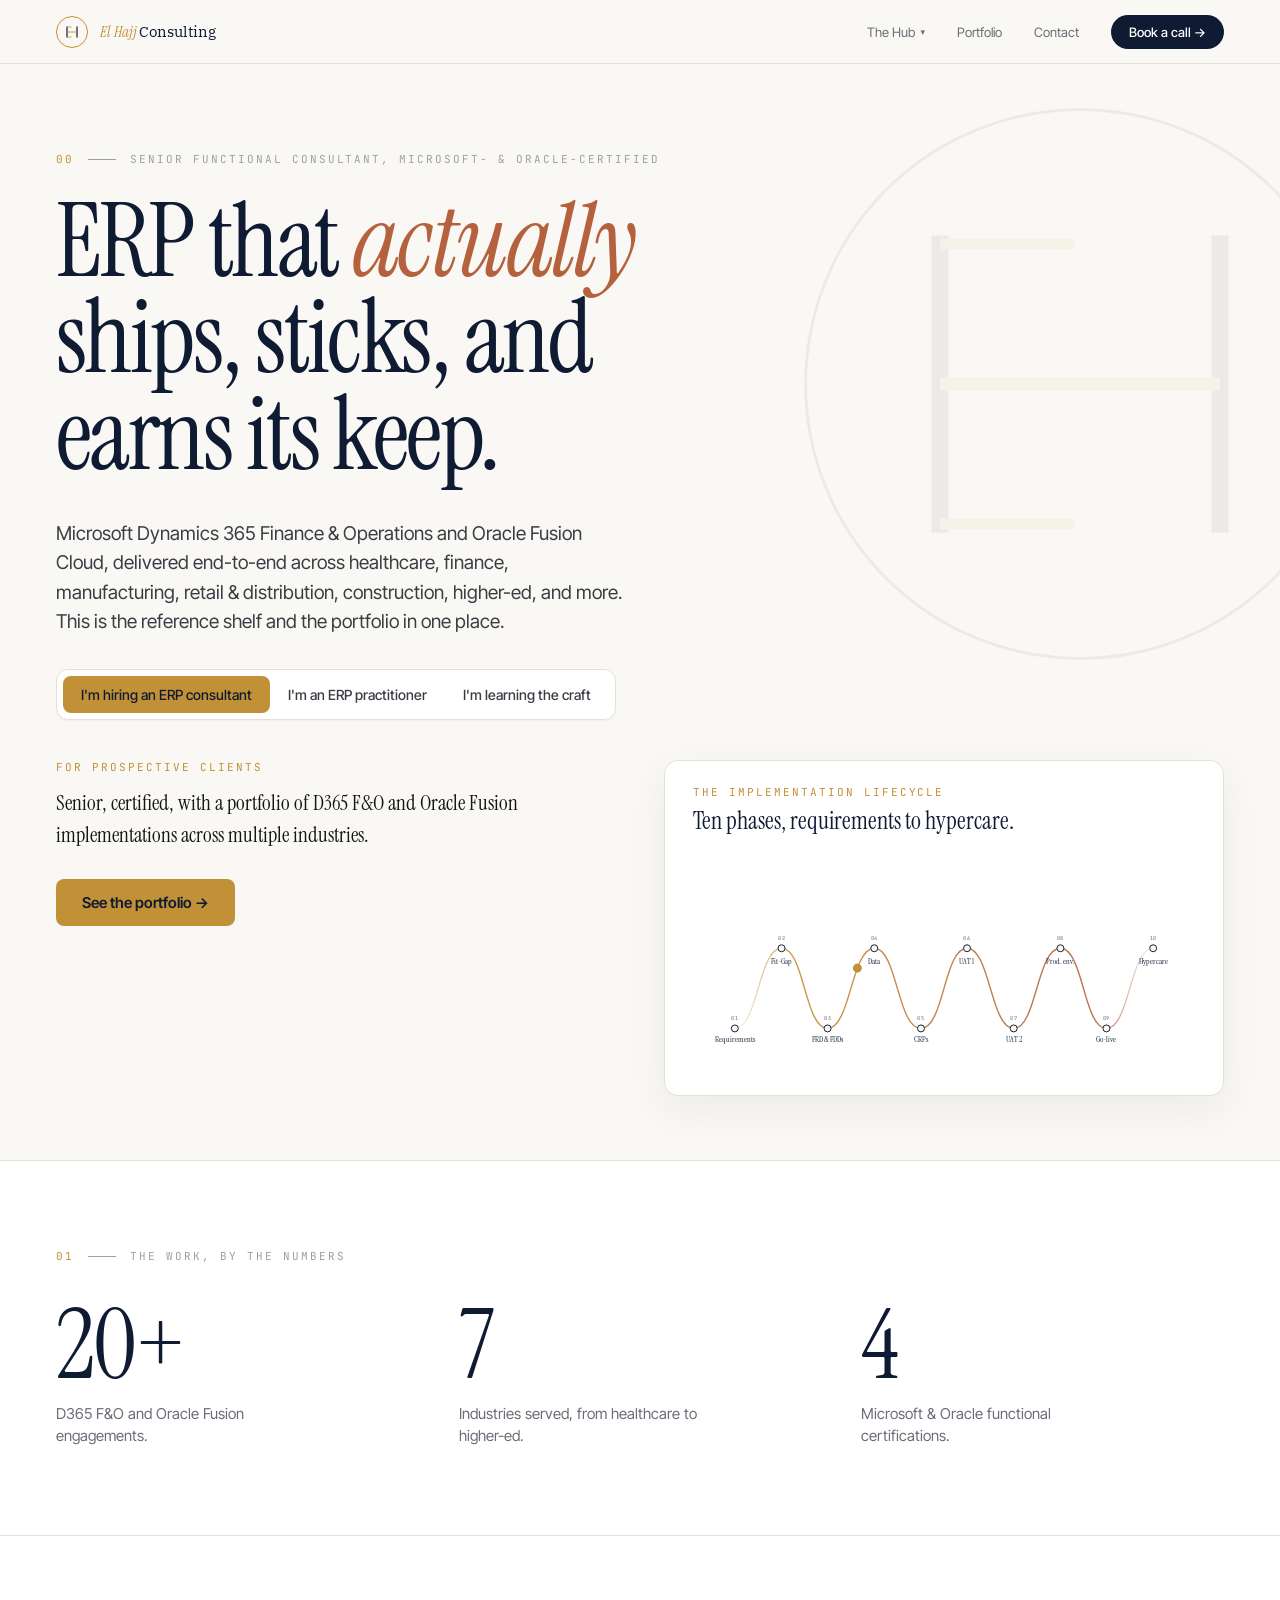
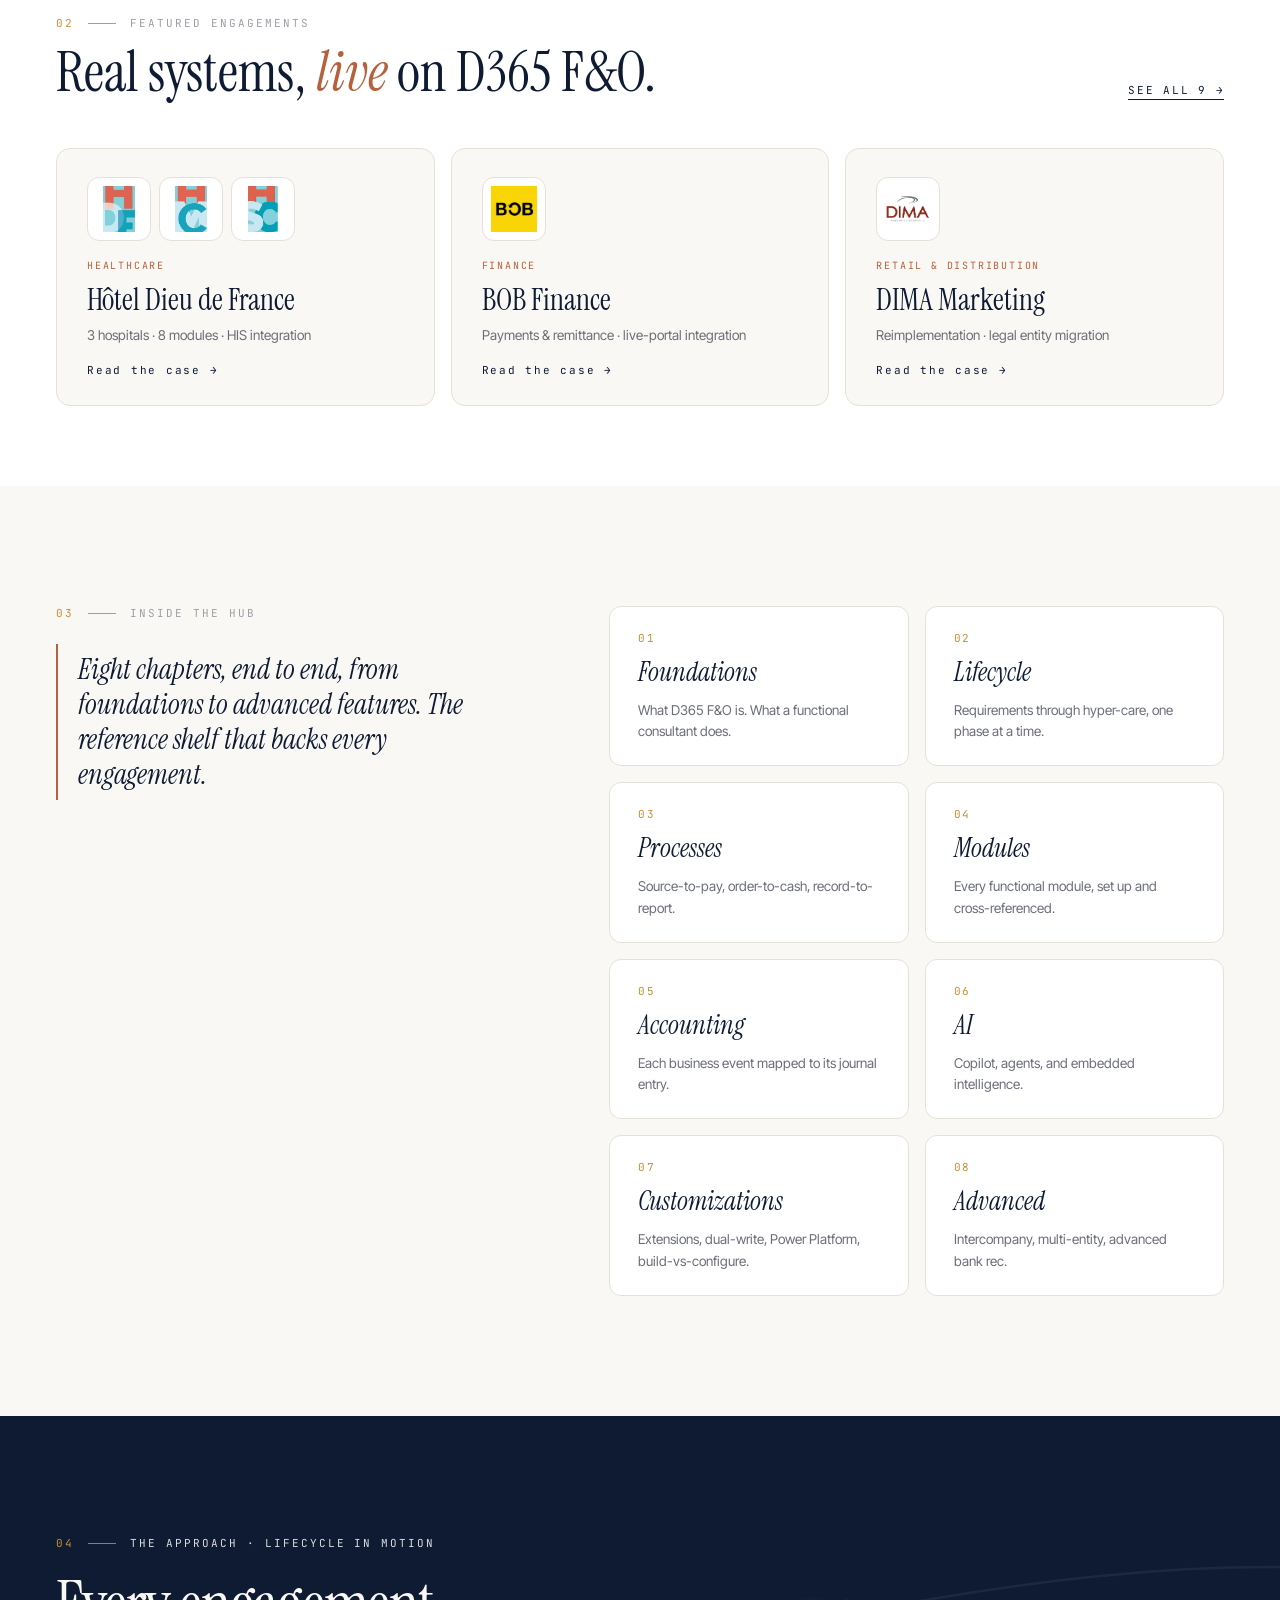
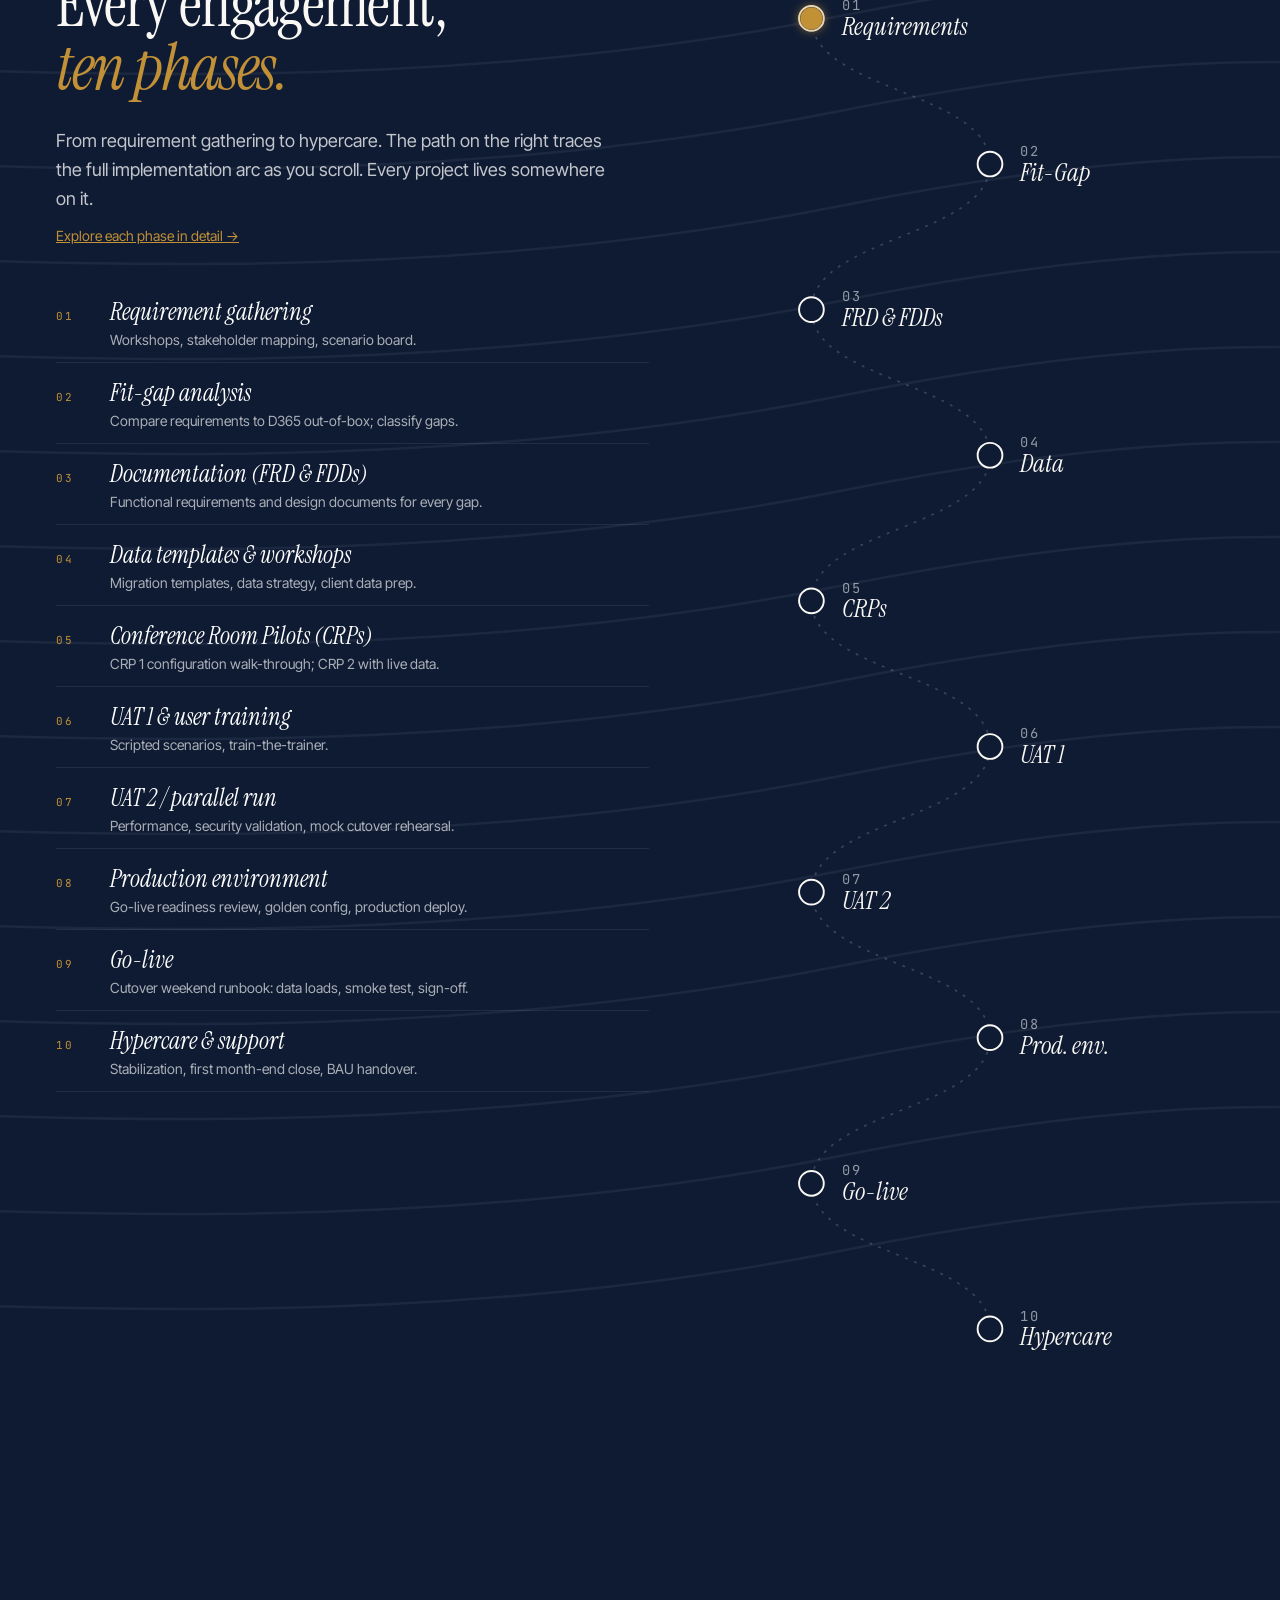
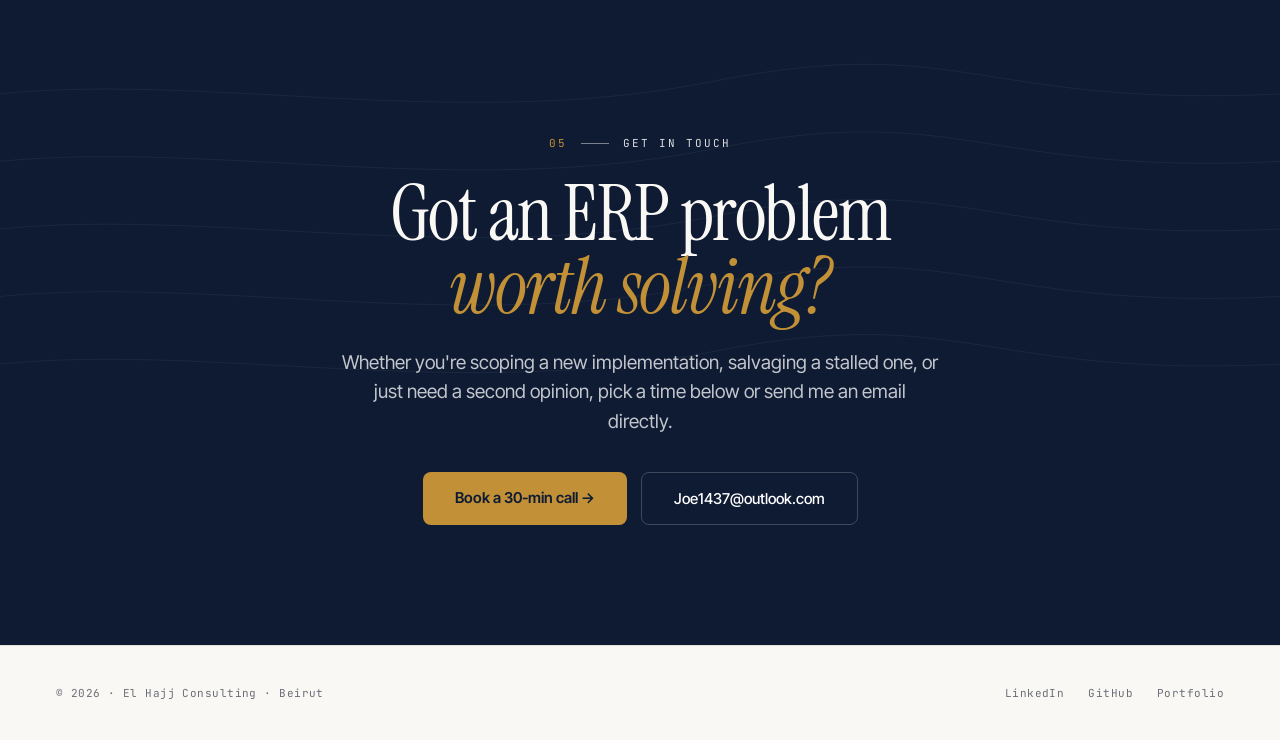
<file: index.html>
<!DOCTYPE html>
<html lang="en">

<head>
  <meta charset="UTF-8" />
  <meta name="viewport" content="width=device-width, initial-scale=1.0" />
  <title>El Hajj Consulting</title>
  <meta name="description" content="Senior D365 F&O and Oracle Fusion ERP consultant. Reference hub and portfolio." />
  <link rel="icon" href="/favicon.svg" type="image/svg+xml" />
  <link rel="icon" href="/favicon-32.png" sizes="32x32" type="image/png" />
  <link rel="apple-touch-icon" href="/apple-touch-icon.png" />
  <link rel="canonical" href="https://elhajjconsulting.com/" />
  <meta property="og:type" content="website" />
  <meta property="og:site_name" content="El Hajj Consulting" />
  <meta property="og:url" content="https://elhajjconsulting.com/" />
  <meta property="og:title" content="El Hajj Consulting" />
  <meta property="og:description" content="Senior D365 F&O and Oracle Fusion ERP consultant. Reference hub and portfolio." />
  <meta property="og:image" content="https://elhajjconsulting.com/assets/images/og-image.png" />
  <meta property="og:image:width" content="1200" />
  <meta property="og:image:height" content="630" />
  <link rel="preconnect" href="https://fonts.googleapis.com">
  <link rel="preconnect" href="https://fonts.gstatic.com" crossorigin>
  <link rel="stylesheet" href="assets/css/redesign.css" />
  <style>
    /* ── Base reset ── */
    *,
    *::before,
    *::after {
      box-sizing: border-box;
      margin: 0;
      padding: 0;
    }

    html {
      scroll-behavior: smooth;
    }

    body {
      font-family: var(--rd-sans-a);
      background: var(--rd-cream);
      color: var(--rd-ink);
      -webkit-font-smoothing: antialiased;
    }

    a {
      color: inherit;
      text-decoration: none;
    }

    button {
      font-family: var(--rd-sans-a);
    }

    img {
      display: block;
      max-width: 100%;
    }

    /* ── Layout ── */
    .rd-container {
      max-width: 1320px;
      margin: 0 auto;
      padding: 0 56px;
    }

    /* ── Header ── */
    .rd-header {
      height: 64px;
      display: flex;
      align-items: center;
      padding: 0;
      border-bottom: 1px solid var(--rd-line);
      position: sticky;
      top: 0;
      z-index: 100;
      background: rgba(250, 248, 244, 0.88);
      backdrop-filter: saturate(140%) blur(8px);
    }

    .rd-header__inner {
      max-width: 1320px;
      margin: 0 auto;
      padding: 0 56px;
      width: 100%;
      display: flex;
      align-items: center;
      height: 100%;
    }

    .rd-header__brand {
      display: flex;
      align-items: center;
      gap: 12px;
      text-decoration: none;
      flex-shrink: 0;
    }

    .rd-header__mark {
      width: 32px;
      height: 32px;
      border-radius: 50%;
      display: inline-flex;
      align-items: center;
      justify-content: center;
      border: 1px solid var(--rd-gold);
      flex-shrink: 0;
    }

    .rd-header__name {
      font-family: var(--rd-serif-b);
      font-weight: 400;
      font-size: 15px;
      color: var(--rd-navy);
      letter-spacing: -0.005em;
    }

    .rd-header__name em {
      color: var(--rd-gold);
      font-family: var(--rd-serif-a);
      font-style: italic;
    }

    .rd-header__inner>nav {
      margin-left: auto;
    }

    .rd-header__nav {
      display: flex;
      align-items: center;
      gap: 32px;
      font-size: 13px;
      color: var(--rd-ink-3);
      list-style: none;
    }

    .rd-header__nav a {
      text-decoration: none;
      color: var(--rd-ink-3);
      transition: color var(--rd-fast);
    }

    .rd-header__nav a:hover {
      color: var(--rd-navy);
    }

    .rd-header__nav a.is-active {
      color: var(--rd-navy);
    }

    /* ── Hub dropdown ── */
    .rd-nav-dropdown {
      position: relative;
      list-style: none;
    }

    .rd-nav-dropdown__btn {
      background: none;
      border: none;
      padding: 0;
      font-family: var(--rd-sans-a);
      font-size: 13px;
      color: var(--rd-ink-3);
      cursor: pointer;
      display: flex;
      align-items: center;
      gap: 5px;
      transition: color var(--rd-fast);
    }

    .rd-nav-dropdown__btn:hover {
      color: var(--rd-navy);
    }

    .rd-nav-dropdown__caret {
      display: inline-block;
      font-size: 9px;
      line-height: 1;
      transition: transform 200ms var(--rd-ease-out);
    }

    .rd-nav-dropdown.is-open .rd-nav-dropdown__caret {
      transform: rotate(180deg);
    }

    .rd-nav-dropdown__menu {
      display: none;
      position: absolute;
      top: calc(100% + 14px);
      left: 50%;
      transform: translateX(-50%);
      min-width: 220px;
      background: #fff;
      border: 1px solid var(--rd-line);
      border-radius: 12px;
      padding: 6px;
      box-shadow: 0 12px 32px rgba(14, 27, 51, 0.12);
      z-index: 300;
    }

    .rd-nav-dropdown.is-open .rd-nav-dropdown__menu {
      display: block;
    }

    .rd-nav-dropdown__link {
      display: block;
      padding: 9px 14px;
      font-size: 13px;
      color: var(--rd-ink-2);
      text-decoration: none;
      border-radius: 7px;
      transition: background var(--rd-fast), color var(--rd-fast);
    }

    .rd-nav-dropdown__link:hover {
      background: var(--rd-stone-50);
      color: var(--rd-navy);
    }

    .rd-nav-dropdown__divider {
      height: 1px;
      background: var(--rd-line);
      margin: 4px 8px;
    }

    .rd-header__cta {
      margin-left: 32px;
      background: var(--rd-navy);
      color: #fff;
      border: 0;
      padding: 9px 18px;
      border-radius: 999px;
      cursor: pointer;
      font-size: 13px;
      font-weight: 500;
      text-decoration: none;
      transition: background var(--rd-fast), transform var(--rd-fast);
      white-space: nowrap;
    }

    .rd-header__cta:hover {
      background: var(--rd-navy-500);
      transform: translateY(-1px);
    }

    /* ── Section label ── */
    .rd-section-label {
      display: flex;
      align-items: center;
      gap: 14px;
      font-family: var(--rd-mono);
      font-size: 11px;
      letter-spacing: 0.18em;
      text-transform: uppercase;
      color: var(--rd-ink-4);
    }

    .rd-section-label__num {
      color: var(--rd-gold);
    }

    .rd-section-label__rule {
      flex: 0 0 28px;
      height: 1px;
      background: var(--rd-ink-4);
    }

    .rd-section-label.on-dark {
      color: rgba(255, 255, 255, 0.45);
    }

    .rd-section-label.on-dark .rd-section-label__rule {
      background: rgba(255, 255, 255, 0.45);
    }

    .rd-section-label.on-dark .rd-section-label__text {
      color: rgba(255, 255, 255, 0.85);
    }

    /* ── HERO ── */
    .rd-hero {
      padding: 88px 0 64px;
      position: relative;
      overflow: hidden;
    }

    .rd-hero__bg-mark {
      position: absolute;
      right: -80px;
      top: 40px;
      width: 560px;
      height: 560px;
      opacity: 0.06;
      pointer-events: none;
    }

    .rd-hero__inner {
      max-width: 1320px;
      margin: 0 auto;
      padding: 0 56px;
      position: relative;
    }

    .rd-hero__title {
      font-family: var(--rd-serif-a);
      font-weight: 400;
      font-size: clamp(72px, 8vw, 128px);
      line-height: 0.94;
      letter-spacing: -0.025em;
      color: var(--rd-navy);
      margin: 28px 0 0;
      max-width: 1100px;
    }

    .rd-hero__title em {
      color: var(--rd-clay);
      font-style: italic;
    }

    .rd-hero__subtitle {
      max-width: 580px;
      font-size: 19px;
      line-height: 1.55;
      color: var(--rd-ink-2);
      margin: 36px 0 32px;
    }

    .rd-hero__response {
      margin-top: 40px;
      display: grid;
      grid-template-columns: 1fr 1fr;
      gap: 48px;
      max-width: 1280px;
    }

    .rd-hero__aud-eyebrow {
      font-family: var(--rd-mono);
      font-size: 11px;
      letter-spacing: 0.18em;
      text-transform: uppercase;
      color: var(--rd-gold);
      margin-bottom: 14px;
    }

    .rd-hero__aud-lead {
      font-size: 21px;
      line-height: 1.5;
      color: var(--rd-ink);
      margin: 0 0 28px;
      font-family: var(--rd-serif-a);
      font-weight: 400;
    }

    .rd-hero__aud-cta {
      background: var(--rd-gold);
      color: var(--rd-navy);
      border: 0;
      padding: 14px 26px;
      border-radius: 8px;
      cursor: pointer;
      font-weight: 600;
      font-size: 15px;
      text-decoration: none;
      display: inline-block;
      transition: background var(--rd-fast), transform var(--rd-fast);
    }

    .rd-hero__aud-cta:hover {
      background: var(--rd-gold-hover);
      transform: translateY(-2px);
    }

    .rd-lifecycle-card {
      background: #fff;
      border: 1px solid var(--rd-line);
      border-radius: 14px;
      padding: 24px 28px 48px;
      position: relative;
      overflow: visible;
      box-shadow: 0 14px 40px rgba(14, 27, 51, 0.06);
    }

    .rd-lifecycle-card__eyebrow {
      font-family: var(--rd-mono);
      font-size: 11px;
      letter-spacing: 0.18em;
      text-transform: uppercase;
      color: var(--rd-gold);
      margin-bottom: 6px;
    }

    .rd-lifecycle-card__title {
      font-family: var(--rd-serif-a);
      font-size: 24px;
      color: var(--rd-navy);
      margin-bottom: 16px;
    }

    /* ── STATS SECTION ── */
    .rd-stats {
      padding: 88px 0;
      background: var(--rd-paper);
      border-top: 1px solid var(--rd-line);
    }

    .rd-stats__grid {
      margin-top: 40px;
      display: grid;
      grid-template-columns: repeat(3, 1fr);
      gap: 40px;
    }

    .rd-stats__label {
      font-size: 15px;
      color: var(--rd-ink-3);
      margin-top: 14px;
      line-height: 1.45;
      max-width: 280px;
    }

    /* ── APPROACH (scroll-tracked) ── */
    .rd-approach {
      background: var(--rd-navy);
      color: #FAF8F4;
      padding: 120px 0;
      position: relative;
      overflow: hidden;
      min-height: calc(100vh + 900px);
    }

    .rd-approach__inner {
      position: relative;
      max-width: 1320px;
      margin: 0 auto;
      padding: 0 56px;
      display: grid;
      grid-template-columns: 1.2fr 1fr;
      gap: 80px;
    }

    .rd-approach__title {
      font-family: var(--rd-serif-a);
      font-weight: 400;
      font-size: clamp(56px, 5vw, 80px);
      line-height: 0.98;
      letter-spacing: -0.02em;
      color: #FAF8F4;
      margin: 24px 0 28px;
    }

    .rd-approach__title em {
      color: var(--rd-gold);
      font-style: italic;
    }

    .rd-approach__body {
      font-size: 18px;
      line-height: 1.6;
      color: rgba(255, 255, 255, 0.75);
      margin: 0 0 48px;
      max-width: 560px;
    }

    .rd-phase {
      display: flex;
      align-items: baseline;
      gap: 18px;
      padding-bottom: 14px;
      border-bottom: 1px solid rgba(255, 255, 255, 0.08);
    }

    .rd-phase__num {
      font-family: var(--rd-mono);
      font-size: 11px;
      letter-spacing: 0.18em;
      color: var(--rd-gold);
      flex: 0 0 36px;
    }

    .rd-phase__title {
      font-family: var(--rd-serif-a);
      font-size: 24px;
      color: #fff;
      font-style: italic;
      margin-bottom: 4px;
    }

    .rd-phase__desc {
      font-size: 14px;
      color: rgba(255, 255, 255, 0.65);
    }

    .rd-lifecycle-sticky {
      position: sticky;
      top: 120px;
    }

    /* ── INSIDE THE HUB ── */
    .rd-hub {
      padding: 120px 56px;
    }

    .rd-hub__inner {
      max-width: 1320px;
      margin: 0 auto;
      display: grid;
      grid-template-columns: 1fr 1.3fr;
      gap: 80px;
      align-items: start;
    }

    .rd-hub__quote {
      margin-top: 24px;
      font-family: var(--rd-serif-a);
      font-style: italic;
      font-weight: 400;
      font-size: 28px;
      line-height: 1.25;
      color: var(--rd-navy);
      border-left: 2px solid var(--rd-clay);
      padding: 8px 0 8px 20px;
    }

    .rd-hub__attribution {
      margin-top: 24px;
      font-size: 14px;
      color: var(--rd-ink-3);
      font-family: var(--rd-mono);
      letter-spacing: 0.04em;
    }

    .rd-hub__grid {
      display: grid;
      grid-template-columns: 1fr 1fr;
      gap: 16px;
    }

    .rd-chapter__eyebrow {
      font-family: var(--rd-mono);
      font-size: 11px;
      color: var(--rd-gold);
      letter-spacing: 0.16em;
      display: block;
      margin-bottom: 10px;
    }

    .rd-chapter__title {
      font-family: var(--rd-serif-a);
      font-size: 26px;
      color: var(--rd-navy);
      font-style: italic;
      font-weight: 400;
      display: block;
      margin-bottom: 10px;
    }

    .rd-chapter__desc {
      font-size: 13.5px;
      line-height: 1.5;
      color: var(--rd-ink-3);
    }

    /* ── FEATURED ENGAGEMENTS ── */
    .rd-engagements {
      padding: 80px 0;
      background: var(--rd-paper);
      border-top: 1px solid var(--rd-line);
    }

    .rd-engagements__header {
      display: flex;
      align-items: flex-end;
      justify-content: space-between;
      margin-bottom: 48px;
    }

    .rd-engagements__heading {
      font-family: var(--rd-serif-a);
      font-weight: 400;
      font-size: 56px;
      line-height: 1.0;
      color: var(--rd-navy);
      margin: 14px 0 0;
    }

    .rd-engagements__heading em {
      color: var(--rd-clay);
      font-style: italic;
    }

    .rd-engagements__all {
      font-family: var(--rd-mono);
      font-size: 11px;
      letter-spacing: 0.16em;
      color: var(--rd-navy);
      text-transform: uppercase;
      border-bottom: 1px solid var(--rd-navy);
      padding-bottom: 2px;
      white-space: nowrap;
      text-decoration: none;
    }

    .rd-engagements__grid {
      display: grid;
      grid-template-columns: repeat(3, 1fr);
      gap: 16px;
    }

    .rd-eng-logo {
      width: 64px;
      height: 64px;
      border-radius: 12px;
      background: #fff;
      border: 1px solid var(--rd-line);
      display: flex;
      align-items: center;
      justify-content: center;
      padding: 8px;
      flex-shrink: 0;
      overflow: hidden;
    }

    /* Row of multiple logos for a single engagement (e.g. HDF + HMC + HSC). */
    .rd-eng-logos {
      display: flex;
      gap: 8px;
      flex-wrap: wrap;
    }

    .rd-eng-logo img {
      max-width: 100%;
      max-height: 100%;
      width: auto;
      height: auto;
      object-fit: contain;
    }

    .rd-eng-sector {
      font-family: var(--rd-mono);
      font-size: 10px;
      letter-spacing: 0.18em;
      color: var(--rd-clay);
      text-transform: uppercase;
      margin-bottom: 8px;
    }

    .rd-eng-title {
      font-family: var(--rd-serif-a);
      font-weight: 400;
      font-size: 30px;
      color: var(--rd-navy);
      margin: 0 0 6px;
    }

    .rd-eng-meta {
      font-size: 13.5px;
      color: var(--rd-ink-3);
      margin: 0;
      line-height: 1.5;
    }

    .rd-eng-cta {
      margin-top: auto;
      font-family: var(--rd-mono);
      font-size: 11px;
      letter-spacing: 0.16em;
      color: var(--rd-navy);
    }

    /* ── CONTACT ── */
    .rd-contact {
      padding: 120px 56px;
      background: var(--rd-navy);
      color: #FAF8F4;
      position: relative;
      overflow: hidden;
      text-align: center;
    }

    .rd-contact__title {
      font-family: var(--rd-serif-a);
      font-weight: 400;
      font-size: clamp(56px, 6vw, 96px);
      line-height: 0.95;
      letter-spacing: -0.02em;
      color: #FAF8F4;
      margin: 28px 0 24px;
    }

    .rd-contact__title em {
      color: var(--rd-gold);
      font-style: italic;
    }

    .rd-contact__body {
      font-size: 19px;
      line-height: 1.55;
      color: rgba(255, 255, 255, 0.75);
      margin: 0 auto 36px;
      max-width: 600px;
    }

    .rd-contact__actions {
      display: flex;
      gap: 14px;
      justify-content: center;
      flex-wrap: wrap;
    }

    .rd-btn-primary {
      background: var(--rd-gold);
      color: var(--rd-navy);
      border: 0;
      padding: 16px 32px;
      border-radius: 8px;
      cursor: pointer;
      font-weight: 600;
      font-size: 15px;
      text-decoration: none;
      display: inline-block;
      transition: background var(--rd-fast), transform var(--rd-fast);
    }

    .rd-btn-primary:hover {
      background: var(--rd-gold-hover);
      transform: translateY(-2px);
    }

    .rd-btn-ghost {
      background: transparent;
      color: #fff;
      border: 1px solid rgba(255, 255, 255, 0.20);
      padding: 16px 32px;
      border-radius: 8px;
      cursor: pointer;
      font-weight: 500;
      font-size: 15px;
      text-decoration: none;
      display: inline-block;
      transition: border-color var(--rd-fast), transform var(--rd-fast);
    }

    .rd-btn-ghost:hover {
      border-color: rgba(255, 255, 255, 0.45);
      transform: translateY(-2px);
    }

    /* ── FOOTER ── */
    .rd-footer {
      padding: 40px 56px;
      background: var(--rd-cream);
      border-top: 1px solid var(--rd-line);
      display: flex;
      justify-content: space-between;
      align-items: center;
      font-family: var(--rd-mono);
      font-size: 11px;
      letter-spacing: 0.04em;
      color: var(--rd-ink-3);
    }

    .rd-footer__links {
      display: flex;
      gap: 24px;
    }

    .rd-footer__links a {
      color: var(--rd-ink-3);
      text-decoration: none;
      transition: color var(--rd-fast);
    }

    .rd-footer__links a:hover {
      color: var(--rd-navy);
    }

    /* ── Topography bg ── */
    .rd-topo {
      position: absolute;
      inset: 0;
      pointer-events: none;
      overflow: hidden;
    }

    .rd-topo svg {
      width: 100%;
      height: 100%;
    }

    /* ── Audience response cards — audience-dependent content ── */
    [data-aud] {
      display: none;
    }

    [data-aud].is-visible {
      display: block;
    }

    /* ── Responsive ── */
    @media (max-width: 1100px) {

      .rd-hero__response,
      .rd-hub__inner,
      .rd-approach__inner {
        grid-template-columns: 1fr;
        gap: 40px;
      }

      .rd-lifecycle-sticky {
        position: static;
      }

      .rd-hero__bg-mark {
        display: none;
      }

      .rd-engagements__grid {
        grid-template-columns: 1fr 1fr;
      }

      .rd-stats__grid {
        gap: 24px;
      }
    }

    @media (max-width: 700px) {
      .rd-header__inner {
        padding: 0 24px;
      }

      .rd-header__nav {
        gap: 16px;
      }

      .rd-header__nav>li:not(.rd-nav-dropdown) {
        display: none;
      }

      .rd-hero__inner {
        padding: 0 24px;
      }

      .rd-approach__inner {
        padding: 0 24px;
      }

      .rd-stats,
      .rd-hub,
      .rd-engagements,
      .rd-contact {
        padding-left: 24px;
        padding-right: 24px;
      }

      .rd-container {
        padding: 0 24px;
      }

      .rd-hub__grid {
        grid-template-columns: 1fr;
      }

      .rd-engagements__grid {
        grid-template-columns: 1fr;
      }

      .rd-stats__grid {
        grid-template-columns: 1fr;
      }

      .rd-engagements__header {
        flex-direction: column;
        align-items: flex-start;
        gap: 16px;
      }

      .rd-footer {
        flex-direction: column;
        gap: 16px;
        text-align: center;
      }

      /* Tighter vertical rhythm on phones so sections feel less sparse. */
      .rd-hero {
        padding: 56px 0 40px;
      }

      .rd-stats {
        padding: 56px 0;
      }

      .rd-approach {
        padding: 64px 0;
      }

      .rd-hub {
        padding: 64px 24px;
      }

      .rd-engagements {
        padding: 56px 0;
      }

      .rd-contact {
        padding: 64px 24px;
      }

      /* Hero lifecycle SVG was getting cut off because the parallax
     transform on .rd-parallax-slow pushed the card downward past
     .rd-hero's `overflow: hidden` boundary. Disable parallax on
     phones so the card stays in place and renders fully. */
      .rd-lifecycle-card.rd-parallax-slow {
        transform: none !important;
      }

      /* Approach section: hide the scroll-driven SVG roadmap on phones.
     The animation depends on desktop layout math (sticky + tall scroll
     track) and renders incorrectly here. The 10 phases are already
     listed as text on the left, so no information is lost. Also drop
     the artificial 900px scroll buffer that existed solely to power
     the animation. */
      .rd-lifecycle-sticky {
        display: none;
      }

      .rd-approach {
        min-height: 0;
      }
    }

    @media (max-width: 480px) {
      .rd-container {
        padding: 0 16px;
      }

      .rd-header__inner {
        padding: 0 16px;
      }

      .rd-hero__inner {
        padding: 0 16px;
      }

      .rd-approach__inner {
        padding: 0 16px;
      }

      .rd-stats,
      .rd-engagements {
        padding-left: 16px;
        padding-right: 16px;
      }

      .rd-hub {
        padding-left: 16px;
        padding-right: 16px;
      }

      .rd-contact {
        padding-left: 16px;
        padding-right: 16px;
      }
    }
  </style>
</head>

<body>

  <!-- ============ HEADER ============ -->
  <header class="rd-header">
    <div class="rd-header__inner">
      <a href="index.html" class="rd-header__brand">
        <span class="rd-header__mark">
          <svg width="18" height="18" viewBox="0 0 36 36" fill="none" aria-hidden="true">
            <!-- E spine (also H left upright) -->
            <path d="M 8 8 L 8 28" stroke="#0E1B33" stroke-width="2.4" stroke-linecap="square" />
            <!-- H right upright -->
            <path d="M 28 8 L 28 28" stroke="#0E1B33" stroke-width="2.4" stroke-linecap="square" />
            <!-- E top arm -->
            <line x1="8" y1="8" x2="17" y2="8" stroke="#C29036" stroke-width="1.6" />
            <!-- E bottom arm -->
            <line x1="8" y1="28" x2="17" y2="28" stroke="#C29036" stroke-width="1.6" />
            <!-- Shared middle bar (E middle arm + H crossbar) -->
            <line x1="8" y1="18" x2="28" y2="18" stroke="#C29036" stroke-width="1.8" />
          </svg>
        </span>
        <span class="rd-header__name"><em>El Hajj</em><span class="rd-header__name-suffix"> Consulting</span></span>
      </a>
      <nav>
        <ul class="rd-header__nav">
          <li class="rd-nav-dropdown">
            <button class="rd-nav-dropdown__btn" aria-expanded="false" aria-haspopup="true">
              The Hub <span class="rd-nav-dropdown__caret">▾</span>
            </button>
            <div class="rd-nav-dropdown__menu" role="menu">
              <a href="consulting.html" class="rd-nav-dropdown__link">Overview</a>
              <div class="rd-nav-dropdown__divider"></div>
              <a href="lifecycle.html" class="rd-nav-dropdown__link">ERP Lifecycle</a>
              <a href="modules.html" class="rd-nav-dropdown__link">Modules</a>
              <a href="business-processes.html" class="rd-nav-dropdown__link">Business Processes</a>
              <a href="accounting.html" class="rd-nav-dropdown__link">Accounting</a>
              <a href="ai.html" class="rd-nav-dropdown__link">AI in D365</a>
              <a href="customizations.html" class="rd-nav-dropdown__link">Customizations &amp; Integrations</a>
              <a href="advanced.html" class="rd-nav-dropdown__link">Advanced Features</a>
            </div>
          </li>
          <li><a href="portfolio.html">Portfolio</a></li>
          <li><a href="#contact">Contact</a></li>
        </ul>
      </nav>
      <a href="mailto:Joe1437@outlook.com" class="rd-header__cta">Book a call →</a>
    </div>
  </header>

  <!-- ============ HERO ============ -->
  <section class="rd-hero">
    <!-- Decorative parallax EH monogram -->
    <div class="rd-hero__bg-mark rd-parallax-up">
      <svg viewBox="0 0 200 200" width="560" height="560" aria-hidden="true">
        <circle cx="100" cy="100" r="98" fill="none" stroke="#0E1B33" stroke-width="1" />
        <!-- E spine + H left upright -->
        <path d="M 50 50 L 50 150" stroke="#0E1B33" stroke-width="6" stroke-linecap="square" />
        <!-- H right upright -->
        <path d="M 150 50 L 150 150" stroke="#0E1B33" stroke-width="6" stroke-linecap="square" />
        <!-- E top arm -->
        <line x1="50" y1="50" x2="98" y2="50" stroke="#C29036" stroke-width="4" />
        <!-- E bottom arm -->
        <line x1="50" y1="150" x2="98" y2="150" stroke="#C29036" stroke-width="4" />
        <!-- Shared middle bar (E middle + H crossbar) -->
        <line x1="50" y1="100" x2="150" y2="100" stroke="#C29036" stroke-width="4.5" />
      </svg>
    </div>

    <div class="rd-hero__inner">
      <div class="rd-rise">
        <div class="rd-section-label">
          <span class="rd-section-label__num">00</span>
          <span class="rd-section-label__rule"></span>
          <span class="rd-section-label__text">Senior functional consultant, Microsoft- &amp; Oracle-certified</span>
        </div>
      </div>

      <h1 class="rd-hero__title rd-rise">
        ERP that <em>actually</em><br>
        ships, sticks, and<br>
        earns its keep.
      </h1>

      <p class="rd-hero__subtitle rd-rise">
        Microsoft Dynamics 365 Finance &amp; Operations and Oracle Fusion Cloud, delivered end-to-end
        across healthcare, finance, manufacturing, retail &amp; distribution, construction, higher-ed,
        and more. This is the reference shelf and the portfolio in one place.
      </p>

      <!-- Audience selector -->
      <div class="rd-rise">
        <div class="rd-audience" role="group" aria-label="Select your profile">
          <button data-aud-btn="client" class="is-active">I'm hiring an ERP consultant</button>
          <button data-aud-btn="consultant">I'm an ERP practitioner</button>
          <button data-aud-btn="student">I'm learning the craft</button>
        </div>
      </div>

      <!-- Audience-driven response -->
      <div class="rd-rise rd-hero__response">
        <div>
          <!-- Client copy -->
          <div data-aud="client" class="is-visible">
            <div class="rd-hero__aud-eyebrow">For prospective clients</div>
            <p class="rd-hero__aud-lead">
              Senior, certified, with a portfolio of D365 F&amp;O and Oracle Fusion implementations
              across multiple industries.
            </p>
            <a href="portfolio.html" class="rd-hero__aud-cta">See the portfolio →</a>
          </div>
          <!-- Consultant copy -->
          <div data-aud="consultant">
            <div class="rd-hero__aud-eyebrow">For ERP practitioners</div>
            <p class="rd-hero__aud-lead">
              A reference shelf for the craft. Lifecycle, business processes, modules, accounting,
              AI, customizations, and the advanced features.
            </p>
            <a href="#hub" class="rd-hero__aud-cta">Open the hub →</a>
          </div>
          <!-- Student copy -->
          <div data-aud="student">
            <div class="rd-hero__aud-eyebrow">For learners</div>
            <p class="rd-hero__aud-lead">
              Plain-English foundations: what D365 F&amp;O is, what a functional consultant actually does,
              and how a real implementation unfolds.
            </p>
            <a href="consulting.html" class="rd-hero__aud-cta">Start with foundations →</a>
          </div>
        </div>

        <!-- Lifecycle diagram card -->
        <div class="rd-lifecycle-card rd-parallax-slow">
          <div class="rd-lifecycle-card__eyebrow">The implementation lifecycle</div>
          <div class="rd-lifecycle-card__title">Ten phases, requirements to hypercare.</div>
          <!-- 10-phase lifecycle SVG — sine-wave path, matches lifecycle.html -->
          <svg viewBox="0 0 720 280" width="100%" height="auto" style="display:block;overflow:visible;">
            <defs>
              <linearGradient id="lc-line" x1="0" x2="1">
                <stop offset="0" stop-color="#C29036" stop-opacity="0.0" />
                <stop offset="0.15" stop-color="#C29036" stop-opacity="0.9" />
                <stop offset="0.85" stop-color="#B5613E" stop-opacity="0.9" />
                <stop offset="1" stop-color="#B5613E" stop-opacity="0.0" />
              </linearGradient>
            </defs>
            <!-- guide path — 10 stops alternating bottom (y=205) and top (y=90) -->
            <path id="lc-path"
              d="M 60 205 C 93 205 94 90 127 90 C 160 90 160 205 193 205 C 226 205 227 90 260 90 C 293 90 293 205 327 205 C 360 205 360 90 393 90 C 426 90 427 205 460 205 C 493 205 493 90 527 90 C 560 90 560 205 593 205 C 626 205 627 90 660 90"
              fill="none" stroke="#E5E1D7" stroke-width="1.2" stroke-dasharray="2 4" />
            <!-- coloured overlay -->
            <path
              d="M 60 205 C 93 205 94 90 127 90 C 160 90 160 205 193 205 C 226 205 227 90 260 90 C 293 90 293 205 327 205 C 360 205 360 90 393 90 C 426 90 427 205 460 205 C 493 205 493 90 527 90 C 560 90 560 205 593 205 C 626 205 627 90 660 90"
              fill="none" stroke="url(#lc-line)" stroke-width="2" />
            <!-- animated puck -->
            <circle r="5" fill="#C29036">
              <animateMotion dur="9s" repeatCount="indefinite"
                path="M 60 205 C 93 205 94 90 127 90 C 160 90 160 205 193 205 C 226 205 227 90 260 90 C 293 90 293 205 327 205 C 360 205 360 90 393 90 C 426 90 427 205 460 205 C 493 205 493 90 527 90 C 560 90 560 205 593 205 C 626 205 627 90 660 90" />
              <animate attributeName="r" values="5;7;5" dur="2s" repeatCount="indefinite" />
            </circle>
            <!-- Phase 1: Requirements — bottom -->
            <g>
              <circle cx="60" cy="205" r="5" fill="#FAF8F4" stroke="#0E1B33" stroke-width="1.4" />
              <text x="60" y="193" text-anchor="middle" font-family="'JetBrains Mono',monospace" font-size="7.5"
                fill="#6B6E78" letter-spacing="0.1em">01</text>
              <text x="60" y="224" text-anchor="middle" font-family="'Instrument Serif',serif" font-size="12"
                fill="#0E1B33">Requirements</text>
            </g>
            <!-- Phase 2: Fit-Gap — top -->
            <g>
              <circle cx="127" cy="90" r="5" fill="#FAF8F4" stroke="#0E1B33" stroke-width="1.4" />
              <text x="127" y="78" text-anchor="middle" font-family="'JetBrains Mono',monospace" font-size="7.5"
                fill="#6B6E78" letter-spacing="0.1em">02</text>
              <text x="127" y="112" text-anchor="middle" font-family="'Instrument Serif',serif" font-size="12"
                fill="#0E1B33">Fit-Gap</text>
            </g>
            <!-- Phase 3: FRD & FDDs — bottom -->
            <g>
              <circle cx="193" cy="205" r="5" fill="#FAF8F4" stroke="#0E1B33" stroke-width="1.4" />
              <text x="193" y="193" text-anchor="middle" font-family="'JetBrains Mono',monospace" font-size="7.5"
                fill="#6B6E78" letter-spacing="0.1em">03</text>
              <text x="193" y="224" text-anchor="middle" font-family="'Instrument Serif',serif" font-size="12"
                fill="#0E1B33">FRD &amp; FDDs</text>
            </g>
            <!-- Phase 4: Data — top -->
            <g>
              <circle cx="260" cy="90" r="5" fill="#FAF8F4" stroke="#0E1B33" stroke-width="1.4" />
              <text x="260" y="78" text-anchor="middle" font-family="'JetBrains Mono',monospace" font-size="7.5"
                fill="#6B6E78" letter-spacing="0.1em">04</text>
              <text x="260" y="112" text-anchor="middle" font-family="'Instrument Serif',serif" font-size="12"
                fill="#0E1B33">Data</text>
            </g>
            <!-- Phase 5: CRPs — bottom -->
            <g>
              <circle cx="327" cy="205" r="5" fill="#FAF8F4" stroke="#0E1B33" stroke-width="1.4" />
              <text x="327" y="193" text-anchor="middle" font-family="'JetBrains Mono',monospace" font-size="7.5"
                fill="#6B6E78" letter-spacing="0.1em">05</text>
              <text x="327" y="224" text-anchor="middle" font-family="'Instrument Serif',serif" font-size="12"
                fill="#0E1B33">CRPs</text>
            </g>
            <!-- Phase 6: UAT 1 — top -->
            <g>
              <circle cx="393" cy="90" r="5" fill="#FAF8F4" stroke="#0E1B33" stroke-width="1.4" />
              <text x="393" y="78" text-anchor="middle" font-family="'JetBrains Mono',monospace" font-size="7.5"
                fill="#6B6E78" letter-spacing="0.1em">06</text>
              <text x="393" y="112" text-anchor="middle" font-family="'Instrument Serif',serif" font-size="12"
                fill="#0E1B33">UAT 1</text>
            </g>
            <!-- Phase 7: UAT 2 — bottom -->
            <g>
              <circle cx="460" cy="205" r="5" fill="#FAF8F4" stroke="#0E1B33" stroke-width="1.4" />
              <text x="460" y="193" text-anchor="middle" font-family="'JetBrains Mono',monospace" font-size="7.5"
                fill="#6B6E78" letter-spacing="0.1em">07</text>
              <text x="460" y="224" text-anchor="middle" font-family="'Instrument Serif',serif" font-size="12"
                fill="#0E1B33">UAT 2</text>
            </g>
            <!-- Phase 8: Production env. — top -->
            <g>
              <circle cx="527" cy="90" r="5" fill="#FAF8F4" stroke="#0E1B33" stroke-width="1.4" />
              <text x="527" y="78" text-anchor="middle" font-family="'JetBrains Mono',monospace" font-size="7.5"
                fill="#6B6E78" letter-spacing="0.1em">08</text>
              <text x="527" y="112" text-anchor="middle" font-family="'Instrument Serif',serif" font-size="12"
                fill="#0E1B33">Prod. env.</text>
            </g>
            <!-- Phase 9: Go-live — bottom -->
            <g>
              <circle cx="593" cy="205" r="5" fill="#FAF8F4" stroke="#0E1B33" stroke-width="1.4" />
              <text x="593" y="193" text-anchor="middle" font-family="'JetBrains Mono',monospace" font-size="7.5"
                fill="#6B6E78" letter-spacing="0.1em">09</text>
              <text x="593" y="224" text-anchor="middle" font-family="'Instrument Serif',serif" font-size="12"
                fill="#0E1B33">Go-live</text>
            </g>
            <!-- Phase 10: Hypercare — top -->
            <g>
              <circle cx="660" cy="90" r="5" fill="#FAF8F4" stroke="#0E1B33" stroke-width="1.4" />
              <text x="660" y="78" text-anchor="middle" font-family="'JetBrains Mono',monospace" font-size="7.5"
                fill="#6B6E78" letter-spacing="0.1em">10</text>
              <text x="660" y="112" text-anchor="middle" font-family="'Instrument Serif',serif" font-size="12"
                fill="#0E1B33">Hypercare</text>
            </g>
          </svg>
        </div>
      </div>
    </div>
  </section>

  <!-- ============ STATS ============ -->
  <section class="rd-stats">
    <div class="rd-container">
      <div class="rd-rise">
        <div class="rd-section-label">
          <span class="rd-section-label__num">01</span>
          <span class="rd-section-label__rule"></span>
          <span class="rd-section-label__text">The work, by the numbers</span>
        </div>
      </div>

      <div class="rd-stats__grid rd-stagger">
        <div>
          <div class="rd-bignum">
            <span data-ticker data-to="20" data-suffix="+">0+</span>
          </div>
          <div class="rd-stats__label">D365 F&amp;O and Oracle Fusion engagements.</div>
        </div>
        <div>
          <div class="rd-bignum">
            <span data-ticker data-to="7">0</span>
          </div>
          <div class="rd-stats__label">Industries served, from healthcare to higher-ed.</div>
        </div>
        <div>
          <div class="rd-bignum">
            <span data-ticker data-to="4">0</span>
          </div>
          <div class="rd-stats__label">Microsoft &amp; Oracle functional certifications.</div>
        </div>
      </div>

    </div>
  </section>

  <!-- ============ FEATURED ENGAGEMENTS ============ -->
  <section class="rd-engagements">
    <div class="rd-container">
      <div class="rd-engagements__header">
        <div class="rd-rise">
          <div class="rd-section-label">
            <span class="rd-section-label__num">02</span>
            <span class="rd-section-label__rule"></span>
            <span class="rd-section-label__text">Featured engagements</span>
          </div>
          <h2 class="rd-engagements__heading">
            Real systems, <em>live</em> on D365 F&amp;O.
          </h2>
        </div>
        <a href="portfolio.html" class="rd-engagements__all rd-rise">See all 9 →</a>
      </div>

      <div class="rd-engagements__grid rd-stagger">
        <a href="portfolio.html" class="rd-engagement">
          <div class="rd-eng-logos">
            <div class="rd-eng-logo"><img src="assets/images/hotel_dieu_de_france_logo.jpg"
                alt="Hôtel Dieu de France logo" loading="lazy"></div>
            <div class="rd-eng-logo"><img src="assets/images/HMC.png" alt="HMC logo" loading="lazy"></div>
            <div class="rd-eng-logo"><img src="assets/images/HSC.png" alt="HSC logo" loading="lazy"></div>
          </div>
          <div>
            <div class="rd-eng-sector">Healthcare</div>
            <h3 class="rd-eng-title">Hôtel Dieu de France</h3>
            <p class="rd-eng-meta">3 hospitals · 8 modules · HIS integration</p>
          </div>
          <span class="rd-eng-cta">Read the case →</span>
        </a>
        <a href="portfolio.html" class="rd-engagement">
          <div class="rd-eng-logo"><img src="assets/images/BOB.png" alt="BOB Finance logo" loading="lazy"></div>
          <div>
            <div class="rd-eng-sector">Finance</div>
            <h3 class="rd-eng-title">BOB Finance</h3>
            <p class="rd-eng-meta">Payments &amp; remittance · live-portal integration</p>
          </div>
          <span class="rd-eng-cta">Read the case →</span>
        </a>
        <a href="portfolio.html" class="rd-engagement">
          <div class="rd-eng-logo"><img src="assets/images/DIMA.png" alt="DIMA Marketing logo" loading="lazy"></div>
          <div>
            <div class="rd-eng-sector">Retail &amp; Distribution</div>
            <h3 class="rd-eng-title">DIMA Marketing</h3>
            <p class="rd-eng-meta">Reimplementation · legal entity migration</p>
          </div>
          <span class="rd-eng-cta">Read the case →</span>
        </a>
      </div>
    </div>
  </section>

  <!-- ============ INSIDE THE HUB ============ -->
  <section class="rd-hub" id="hub">
    <div class="rd-hub__inner">
      <div>
        <div class="rd-rise">
          <div class="rd-section-label">
            <span class="rd-section-label__num">03</span>
            <span class="rd-section-label__rule"></span>
            <span class="rd-section-label__text">Inside the hub</span>
          </div>
        </div>
        <p class="rd-pull rd-rise" style="margin-top:24px;max-width:420px;">
          Eight chapters, end to end, from foundations to advanced features. The reference shelf that backs every
          engagement.
        </p>
      </div>

      <div class="rd-hub__grid rd-stagger">
        <a class="rd-chapter" href="consulting.html">
          <span class="rd-chapter__eyebrow">01</span>
          <span class="rd-chapter__title">Foundations</span>
          <span class="rd-chapter__desc">What D365 F&amp;O is. What a functional consultant does.</span>
        </a>
        <a class="rd-chapter" href="lifecycle.html">
          <span class="rd-chapter__eyebrow">02</span>
          <span class="rd-chapter__title">Lifecycle</span>
          <span class="rd-chapter__desc">Requirements through hyper-care, one phase at a time.</span>
        </a>
        <a class="rd-chapter" href="business-processes.html">
          <span class="rd-chapter__eyebrow">03</span>
          <span class="rd-chapter__title">Processes</span>
          <span class="rd-chapter__desc">Source-to-pay, order-to-cash, record-to-report.</span>
        </a>
        <a class="rd-chapter" href="modules.html">
          <span class="rd-chapter__eyebrow">04</span>
          <span class="rd-chapter__title">Modules</span>
          <span class="rd-chapter__desc">Every functional module, set up and cross-referenced.</span>
        </a>
        <a class="rd-chapter" href="accounting.html">
          <span class="rd-chapter__eyebrow">05</span>
          <span class="rd-chapter__title">Accounting</span>
          <span class="rd-chapter__desc">Each business event mapped to its journal entry.</span>
        </a>
        <a class="rd-chapter" href="ai.html">
          <span class="rd-chapter__eyebrow">06</span>
          <span class="rd-chapter__title">AI</span>
          <span class="rd-chapter__desc">Copilot, agents, and embedded intelligence.</span>
        </a>
        <a class="rd-chapter" href="customizations.html">
          <span class="rd-chapter__eyebrow">07</span>
          <span class="rd-chapter__title">Customizations</span>
          <span class="rd-chapter__desc">Extensions, dual-write, Power Platform, build-vs-configure.</span>
        </a>
        <a class="rd-chapter" href="advanced.html">
          <span class="rd-chapter__eyebrow">08</span>
          <span class="rd-chapter__title">Advanced</span>
          <span class="rd-chapter__desc">Intercompany, multi-entity, advanced bank rec.</span>
        </a>
      </div>
    </div>
  </section>

  <!-- ============ APPROACH — scroll-tracked lifecycle ============ -->
  <section class="rd-approach rd-track" id="approach">
    <!-- Topography background -->
    <div class="rd-topo">
      <svg viewBox="0 0 1440 720" preserveAspectRatio="xMidYMid slice" width="100%" height="100%">
        <path d="M -50 100 C 200 60, 500 140, 800 80 S 1100 120, 1500 90" fill="none" stroke="rgba(255,255,255,0.06)"
          stroke-width="1" />
        <path d="M -50 138 C 200 98, 500 178, 800 118 S 1100 158, 1500 128" fill="none" stroke="rgba(255,255,255,0.06)"
          stroke-width="1" />
        <path d="M -50 176 C 200 136, 500 216, 800 156 S 1100 196, 1500 166" fill="none" stroke="rgba(255,255,255,0.06)"
          stroke-width="1" />
        <path d="M -50 214 C 200 174, 500 254, 800 194 S 1100 234, 1500 204" fill="none" stroke="rgba(255,255,255,0.06)"
          stroke-width="1" />
        <path d="M -50 252 C 200 212, 500 292, 800 232 S 1100 272, 1500 242" fill="none" stroke="rgba(255,255,255,0.06)"
          stroke-width="1" />
        <path d="M -50 290 C 200 250, 500 330, 800 270 S 1100 310, 1500 280" fill="none" stroke="rgba(255,255,255,0.06)"
          stroke-width="1" />
        <path d="M -50 328 C 200 288, 500 368, 800 308 S 1100 348, 1500 318" fill="none" stroke="rgba(255,255,255,0.06)"
          stroke-width="1" />
        <path d="M -50 366 C 200 326, 500 406, 800 346 S 1100 386, 1500 356" fill="none" stroke="rgba(255,255,255,0.06)"
          stroke-width="1" />
        <path d="M -50 404 C 200 364, 500 444, 800 384 S 1100 424, 1500 394" fill="none" stroke="rgba(255,255,255,0.06)"
          stroke-width="1" />
        <path d="M -50 442 C 200 402, 500 482, 800 422 S 1100 462, 1500 432" fill="none" stroke="rgba(255,255,255,0.06)"
          stroke-width="1" />
        <path d="M -50 480 C 200 440, 500 520, 800 460 S 1100 500, 1500 470" fill="none" stroke="rgba(255,255,255,0.06)"
          stroke-width="1" />
        <path d="M -50 518 C 200 478, 500 558, 800 498 S 1100 538, 1500 508" fill="none" stroke="rgba(255,255,255,0.06)"
          stroke-width="1" />
        <path d="M -50 556 C 200 516, 500 596, 800 536 S 1100 576, 1500 546" fill="none" stroke="rgba(255,255,255,0.06)"
          stroke-width="1" />
        <path d="M -50 594 C 200 554, 500 634, 800 574 S 1100 614, 1500 584" fill="none" stroke="rgba(255,255,255,0.06)"
          stroke-width="1" />
      </svg>
    </div>

    <div class="rd-approach__inner">
      <div>
        <div class="rd-rise">
          <div class="rd-section-label on-dark">
            <span class="rd-section-label__num">04</span>
            <span class="rd-section-label__rule"></span>
            <span class="rd-section-label__text">The approach · lifecycle in motion</span>
          </div>
        </div>
        <h2 class="rd-approach__title rd-rise">
          Every engagement,<br>
          <em>ten phases.</em>
        </h2>
        <p class="rd-approach__body rd-rise">
          From requirement gathering to hypercare. The path on the right traces the full
          implementation arc as you scroll. Every project lives somewhere on it.
          <a href="lifecycle.html"
            style="color:var(--rd-gold);text-decoration:underline;font-size:14px;display:block;margin-top:12px;">Explore
            each phase in detail →</a>
        </p>

        <div class="rd-stagger" style="display:flex;flex-direction:column;gap:14px;">
          <div class="rd-phase">
            <span class="rd-phase__num">01</span>
            <div>
              <div class="rd-phase__title">Requirement gathering</div>
              <div class="rd-phase__desc">Workshops, stakeholder mapping, scenario board.</div>
            </div>
          </div>
          <div class="rd-phase">
            <span class="rd-phase__num">02</span>
            <div>
              <div class="rd-phase__title">Fit-gap analysis</div>
              <div class="rd-phase__desc">Compare requirements to D365 out-of-box; classify gaps.</div>
            </div>
          </div>
          <div class="rd-phase">
            <span class="rd-phase__num">03</span>
            <div>
              <div class="rd-phase__title">Documentation (FRD &amp; FDDs)</div>
              <div class="rd-phase__desc">Functional requirements and design documents for every gap.</div>
            </div>
          </div>
          <div class="rd-phase">
            <span class="rd-phase__num">04</span>
            <div>
              <div class="rd-phase__title">Data templates &amp; workshops</div>
              <div class="rd-phase__desc">Migration templates, data strategy, client data prep.</div>
            </div>
          </div>
          <div class="rd-phase">
            <span class="rd-phase__num">05</span>
            <div>
              <div class="rd-phase__title">Conference Room Pilots (CRPs)</div>
              <div class="rd-phase__desc">CRP 1 configuration walk-through; CRP 2 with live data.</div>
            </div>
          </div>
          <div class="rd-phase">
            <span class="rd-phase__num">06</span>
            <div>
              <div class="rd-phase__title">UAT 1 &amp; user training</div>
              <div class="rd-phase__desc">Scripted scenarios, train-the-trainer.</div>
            </div>
          </div>
          <div class="rd-phase">
            <span class="rd-phase__num">07</span>
            <div>
              <div class="rd-phase__title">UAT 2 / parallel run</div>
              <div class="rd-phase__desc">Performance, security validation, mock cutover rehearsal.</div>
            </div>
          </div>
          <div class="rd-phase">
            <span class="rd-phase__num">08</span>
            <div>
              <div class="rd-phase__title">Production environment</div>
              <div class="rd-phase__desc">Go-live readiness review, golden config, production deploy.</div>
            </div>
          </div>
          <div class="rd-phase">
            <span class="rd-phase__num">09</span>
            <div>
              <div class="rd-phase__title">Go-live</div>
              <div class="rd-phase__desc">Cutover weekend runbook: data loads, smoke test, sign-off.</div>
            </div>
          </div>
          <div class="rd-phase">
            <span class="rd-phase__num">10</span>
            <div>
              <div class="rd-phase__title">Hypercare &amp; support</div>
              <div class="rd-phase__desc">Stabilization, first month-end close, BAU handover.</div>
            </div>
          </div>
        </div>
      </div>

      <!-- Scroll-driven lifecycle diagram — 10 phases, winding path -->
      <div>
        <div class="rd-lifecycle-sticky">
          <!--
          ViewBox 360 × 1060. Left nodes (x=60): phases 1,3,5,7,9.
          Right nodes (x=190): phases 2,4,6,8,10.
          Spacing: 106px per phase. JS drives puck via getPointAtLength.
        -->
          <svg viewBox="0 0 360 1060" width="100%" height="auto" style="display:block;overflow:visible;">
            <defs>
              <linearGradient id="sl-line" x1="0" y1="0" x2="0" y2="1">
                <stop offset="0" stop-color="#C29036" />
                <stop offset="0.5" stop-color="#C29036" />
                <stop offset="1" stop-color="#B5613E" />
              </linearGradient>
              <filter id="puck-glow" x="-100%" y="-100%" width="300%" height="300%">
                <feGaussianBlur stdDeviation="4" result="blur" />
                <feMerge>
                  <feMergeNode in="blur" />
                  <feMergeNode in="SourceGraphic" />
                </feMerge>
              </filter>
            </defs>

            <!-- guide path -->
            <path id="sl-path-main"
              d="M 60 60 C 60 113 190 113 190 166 C 190 219 60 219 60 272 C 60 325 190 325 190 378 C 190 431 60 431 60 484 C 60 537 190 537 190 590 C 190 643 60 643 60 696 C 60 749 190 749 190 802 C 190 855 60 855 60 908 C 60 961 190 961 190 1014"
              fill="none" stroke="rgba(255,255,255,0.18)" stroke-width="1.2" stroke-dasharray="2 5" />

            <!-- gold trail driven by --p -->
            <path id="sl-trail"
              d="M 60 60 C 60 113 190 113 190 166 C 190 219 60 219 60 272 C 60 325 190 325 190 378 C 190 431 60 431 60 484 C 60 537 190 537 190 590 C 190 643 60 643 60 696 C 60 749 190 749 190 802 C 190 855 60 855 60 908 C 60 961 190 961 190 1014"
              fill="none" stroke="url(#sl-line)" stroke-width="2.4" pathLength="1" stroke-dasharray="1 1"
              stroke-dashoffset="1" />

            <!-- Phase 1: Requirement gathering — left -->
            <g>
              <circle cx="60" cy="60" r="9" fill="#0E1B33" stroke="#FAF8F4" stroke-width="1.4" />
              <text x="82" y="54" font-family="'JetBrains Mono',monospace" font-size="10" fill="rgba(255,255,255,0.55)"
                letter-spacing="0.14em">01</text>
              <text x="82" y="72" font-family="'Instrument Serif',serif" font-size="18" font-style="italic"
                fill="#FAF8F4">Requirements</text>
            </g>
            <!-- Phase 2: Fit-gap — right -->
            <g>
              <circle cx="190" cy="166" r="9" fill="#0E1B33" stroke="#FAF8F4" stroke-width="1.4" />
              <text x="212" y="160" font-family="'JetBrains Mono',monospace" font-size="10"
                fill="rgba(255,255,255,0.55)" letter-spacing="0.14em">02</text>
              <text x="212" y="178" font-family="'Instrument Serif',serif" font-size="18" font-style="italic"
                fill="#FAF8F4">Fit-Gap</text>
            </g>
            <!-- Phase 3: FRD & FDDs — left -->
            <g>
              <circle cx="60" cy="272" r="9" fill="#0E1B33" stroke="#FAF8F4" stroke-width="1.4" />
              <text x="82" y="266" font-family="'JetBrains Mono',monospace" font-size="10" fill="rgba(255,255,255,0.55)"
                letter-spacing="0.14em">03</text>
              <text x="82" y="284" font-family="'Instrument Serif',serif" font-size="18" font-style="italic"
                fill="#FAF8F4">FRD &amp; FDDs</text>
            </g>
            <!-- Phase 4: Data workshops — right -->
            <g>
              <circle cx="190" cy="378" r="9" fill="#0E1B33" stroke="#FAF8F4" stroke-width="1.4" />
              <text x="212" y="372" font-family="'JetBrains Mono',monospace" font-size="10"
                fill="rgba(255,255,255,0.55)" letter-spacing="0.14em">04</text>
              <text x="212" y="390" font-family="'Instrument Serif',serif" font-size="18" font-style="italic"
                fill="#FAF8F4">Data</text>
            </g>
            <!-- Phase 5: CRPs — left -->
            <g>
              <circle cx="60" cy="484" r="9" fill="#0E1B33" stroke="#FAF8F4" stroke-width="1.4" />
              <text x="82" y="478" font-family="'JetBrains Mono',monospace" font-size="10" fill="rgba(255,255,255,0.55)"
                letter-spacing="0.14em">05</text>
              <text x="82" y="496" font-family="'Instrument Serif',serif" font-size="18" font-style="italic"
                fill="#FAF8F4">CRPs</text>
            </g>
            <!-- Phase 6: UAT 1 — right -->
            <g>
              <circle cx="190" cy="590" r="9" fill="#0E1B33" stroke="#FAF8F4" stroke-width="1.4" />
              <text x="212" y="584" font-family="'JetBrains Mono',monospace" font-size="10"
                fill="rgba(255,255,255,0.55)" letter-spacing="0.14em">06</text>
              <text x="212" y="602" font-family="'Instrument Serif',serif" font-size="18" font-style="italic"
                fill="#FAF8F4">UAT 1</text>
            </g>
            <!-- Phase 7: UAT 2 — left -->
            <g>
              <circle cx="60" cy="696" r="9" fill="#0E1B33" stroke="#FAF8F4" stroke-width="1.4" />
              <text x="82" y="690" font-family="'JetBrains Mono',monospace" font-size="10" fill="rgba(255,255,255,0.55)"
                letter-spacing="0.14em">07</text>
              <text x="82" y="708" font-family="'Instrument Serif',serif" font-size="18" font-style="italic"
                fill="#FAF8F4">UAT 2</text>
            </g>
            <!-- Phase 8: Production env. — right -->
            <g>
              <circle cx="190" cy="802" r="9" fill="#0E1B33" stroke="#FAF8F4" stroke-width="1.4" />
              <text x="212" y="796" font-family="'JetBrains Mono',monospace" font-size="10"
                fill="rgba(255,255,255,0.55)" letter-spacing="0.14em">08</text>
              <text x="212" y="814" font-family="'Instrument Serif',serif" font-size="18" font-style="italic"
                fill="#FAF8F4">Prod. env.</text>
            </g>
            <!-- Phase 9: Go-live — left -->
            <g>
              <circle cx="60" cy="908" r="9" fill="#0E1B33" stroke="#FAF8F4" stroke-width="1.4" />
              <text x="82" y="902" font-family="'JetBrains Mono',monospace" font-size="10" fill="rgba(255,255,255,0.55)"
                letter-spacing="0.14em">09</text>
              <text x="82" y="920" font-family="'Instrument Serif',serif" font-size="18" font-style="italic"
                fill="#FAF8F4">Go-live</text>
            </g>
            <!-- Phase 10: Hypercare — right -->
            <g>
              <circle cx="190" cy="1014" r="9" fill="#0E1B33" stroke="#FAF8F4" stroke-width="1.4" />
              <text x="212" y="1008" font-family="'JetBrains Mono',monospace" font-size="10"
                fill="rgba(255,255,255,0.55)" letter-spacing="0.14em">10</text>
              <text x="212" y="1026" font-family="'Instrument Serif',serif" font-size="18" font-style="italic"
                fill="#FAF8F4">Hypercare</text>
            </g>

            <!-- puck — JS positions via getPointAtLength -->
            <circle id="sl-puck" cx="60" cy="60" r="8" fill="#C29036" filter="url(#puck-glow)" />
          </svg>
        </div>
      </div>
    </div>
  </section>

  <!-- ============ CONTACT CTA ============ -->
  <section class="rd-contact" id="contact">
    <div class="rd-topo">
      <svg viewBox="0 0 1440 720" preserveAspectRatio="xMidYMid slice" width="100%" height="100%">
        <path d="M -50 100 C 200 60, 500 140, 800 80 S 1100 120, 1500 90" fill="none" stroke="rgba(255,255,255,0.06)"
          stroke-width="1" />
        <path d="M -50 176 C 200 136, 500 216, 800 156 S 1100 196, 1500 166" fill="none" stroke="rgba(255,255,255,0.06)"
          stroke-width="1" />
        <path d="M -50 252 C 200 212, 500 292, 800 232 S 1100 272, 1500 242" fill="none" stroke="rgba(255,255,255,0.06)"
          stroke-width="1" />
        <path d="M -50 328 C 200 288, 500 368, 800 308 S 1100 348, 1500 318" fill="none" stroke="rgba(255,255,255,0.06)"
          stroke-width="1" />
        <path d="M -50 404 C 200 364, 500 444, 800 384 S 1100 424, 1500 394" fill="none" stroke="rgba(255,255,255,0.06)"
          stroke-width="1" />
      </svg>
    </div>
    <div style="position:relative;max-width:980px;margin:0 auto;" class="rd-rise">
      <div class="rd-section-label on-dark" style="justify-content:center;">
        <span class="rd-section-label__num">05</span>
        <span class="rd-section-label__rule"></span>
        <span class="rd-section-label__text">Get in touch</span>
      </div>
      <h2 class="rd-contact__title">
        Got an ERP problem<br>
        <em>worth solving?</em>
      </h2>
      <p class="rd-contact__body">
        Whether you're scoping a new implementation, salvaging a stalled one, or just need a
        second opinion, pick a time below or send me an email directly.
      </p>
      <div class="rd-contact__actions">
        <a href="mailto:Joe1437@outlook.com" class="rd-btn-primary">Book a 30-min call →</a>
        <a href="mailto:Joe1437@outlook.com" class="rd-btn-ghost">Joe1437@outlook.com</a>
      </div>
    </div>
  </section>

  <!-- ============ FOOTER ============ -->
  <footer class="rd-footer">
    <div>© 2026 · El Hajj Consulting · Beirut</div>
    <div class="rd-footer__links">
      <a href="https://www.linkedin.com/in/joe-el-hajj" target="_blank" rel="noopener">LinkedIn</a>
      <a href="https://github.com/joe1437" target="_blank" rel="noopener">GitHub</a>
      <a href="portfolio.html">Portfolio</a>
    </div>
  </footer>

  <script src="assets/js/scroll.js" defer></script>
  <script>
    // Audience selector
    (function () {
      var btns = document.querySelectorAll('[data-aud-btn]');
      var panels = document.querySelectorAll('[data-aud]');

      function activate(id) {
        btns.forEach(function (b) {
          b.classList.toggle('is-active', b.dataset.audBtn === id);
        });
        panels.forEach(function (p) {
          p.classList.toggle('is-visible', p.dataset.aud === id);
        });
      }

      btns.forEach(function (btn) {
        btn.addEventListener('click', function () {
          activate(btn.dataset.audBtn);
        });
      });
    })();

    // Hub dropdown toggle
    (function () {
      var dd = document.querySelector('.rd-nav-dropdown');
      if (!dd) return;
      var btn = dd.querySelector('.rd-nav-dropdown__btn');
      btn.addEventListener('click', function (e) {
        e.stopPropagation();
        var open = dd.classList.toggle('is-open');
        btn.setAttribute('aria-expanded', String(open));
      });
      document.addEventListener('click', function () {
        dd.classList.remove('is-open');
        btn.setAttribute('aria-expanded', 'false');
      });
      dd.querySelector('.rd-nav-dropdown__menu').addEventListener('click', function (e) {
        e.stopPropagation(); // keep menu open when clicking links (browser will navigate)
      });
    })();

    // Scroll lifecycle puck — JS-driven via getPointAtLength (reliable cross-browser)
    (function () {
      var svgPath = document.getElementById('sl-path-main');
      var trail = document.getElementById('sl-trail');
      var puck = document.getElementById('sl-puck');
      var track = document.querySelector('.rd-approach');
      if (!svgPath || !puck || !track) return;

      var total = svgPath.getTotalLength();
      var lastP = -1;

      function tick() {
        var raw = track.style.getPropertyValue('--p');
        var p = raw !== '' ? parseFloat(raw) : 0;
        if (p !== lastP) {
          lastP = p;
          var pt = svgPath.getPointAtLength(p * total);
          puck.setAttribute('cx', pt.x);
          puck.setAttribute('cy', pt.y);
          // Drive the gold trail: dashoffset goes 1→0 as p goes 0→1
          if (trail) trail.style.strokeDashoffset = String(1 - p);
        }
        requestAnimationFrame(tick);
      }
      requestAnimationFrame(tick);
    })();
  </script>
</body>

</html>
</file>
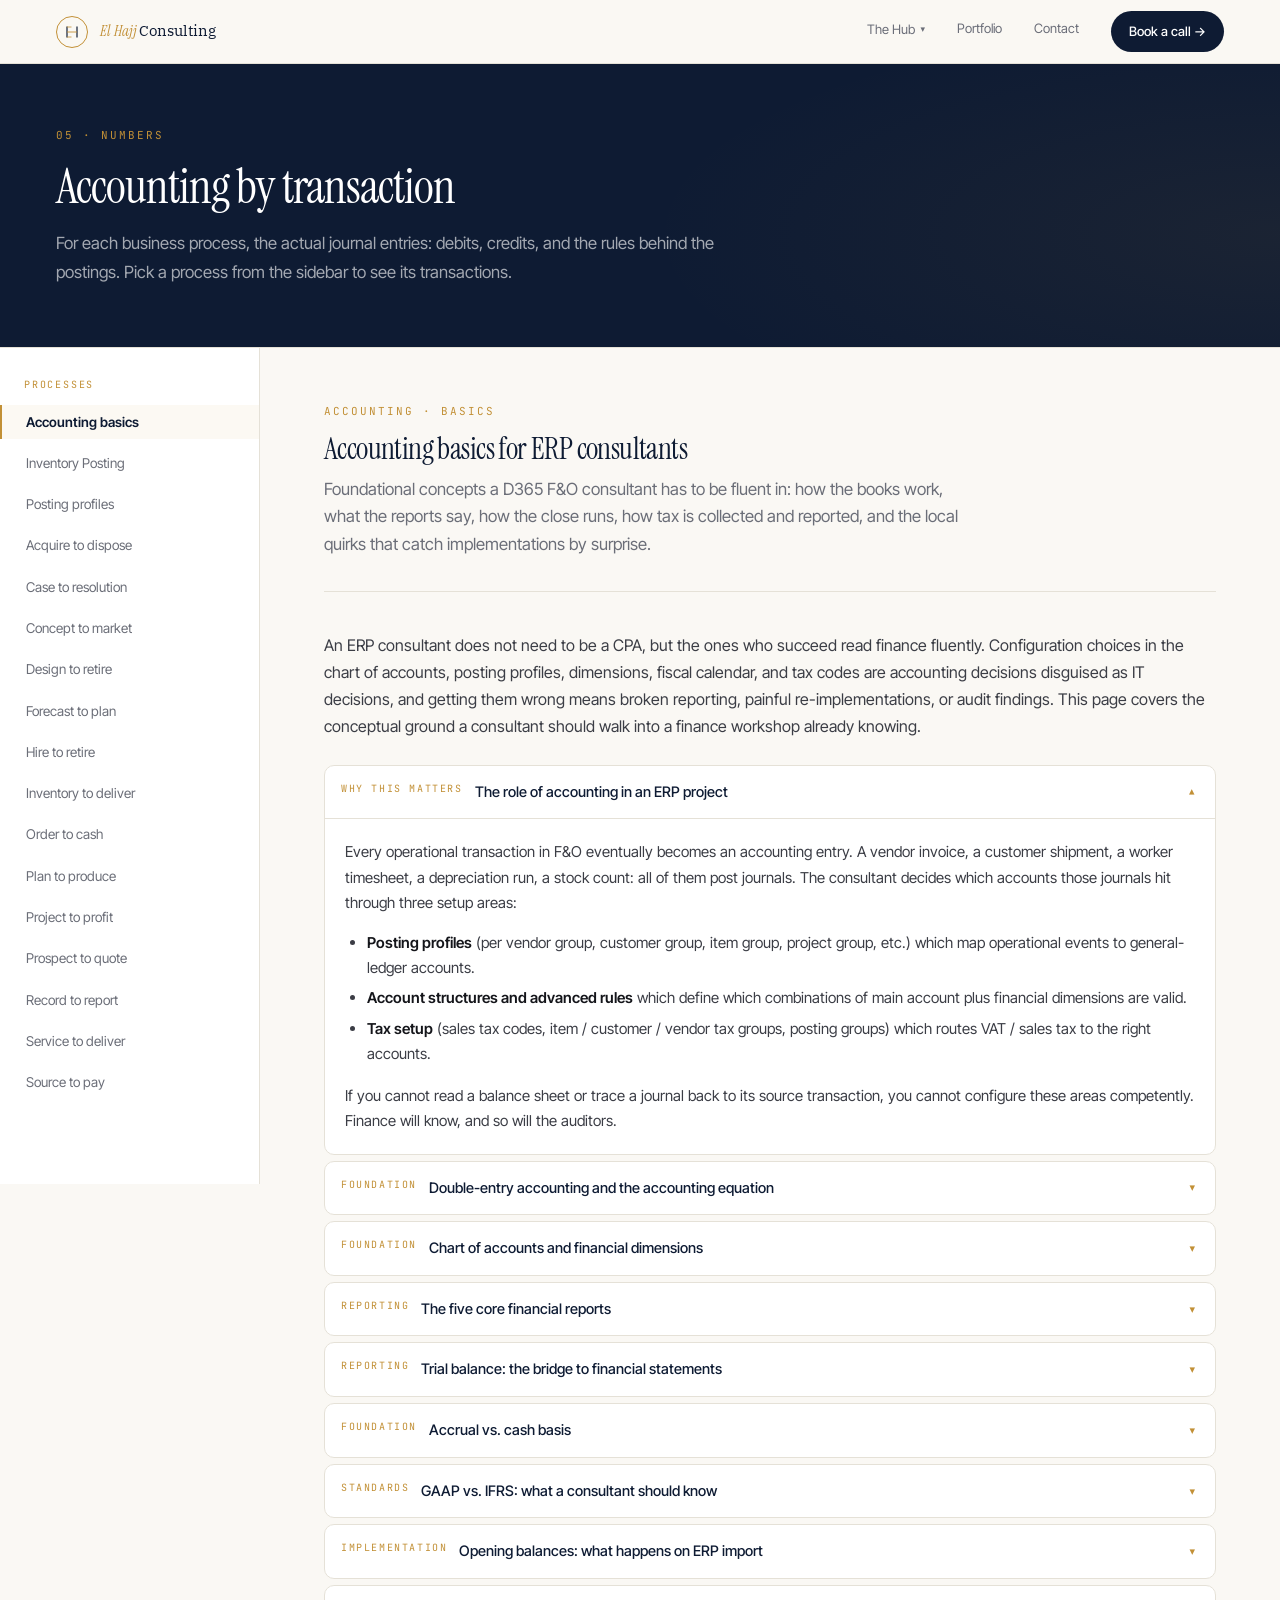
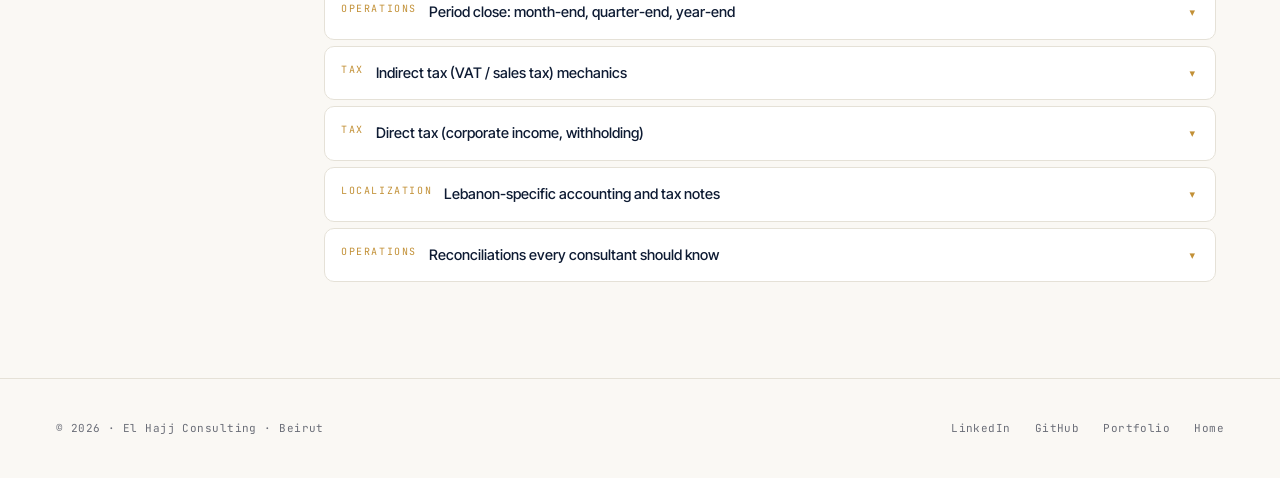
<file: accounting.html>
<!DOCTYPE html>
<html lang="en">
<head>
<meta charset="UTF-8" />
<meta name="viewport" content="width=device-width, initial-scale=1.0" />
<title>Accounting by Transaction</title>
<meta name="description" content="The actual journal entries for each business process: debits, credits, and the rules behind every posting in D365 F&O." />
<link rel="icon" href="/favicon.svg" type="image/svg+xml" />
<link rel="icon" href="/favicon-32.png" sizes="32x32" type="image/png" />
<link rel="apple-touch-icon" href="/apple-touch-icon.png" />
<link rel="canonical" href="https://elhajjconsulting.com/accounting.html" />
<meta property="og:type" content="article" />
<meta property="og:site_name" content="El Hajj Consulting" />
<meta property="og:url" content="https://elhajjconsulting.com/accounting.html" />
<meta property="og:title" content="Accounting by Transaction" />
<meta property="og:description" content="The actual journal entries for each business process: debits, credits, and the rules behind every posting in D365 F&O." />
<meta property="og:image" content="https://elhajjconsulting.com/assets/images/og-image.png" />
<meta property="og:image:width" content="1200" />
<meta property="og:image:height" content="630" />
<link rel="preconnect" href="https://fonts.googleapis.com">
<link rel="preconnect" href="https://fonts.gstatic.com" crossorigin>
<link rel="stylesheet" href="assets/css/redesign.css" />
<link rel="stylesheet" href="assets/css/hub.css" />
</head>
<body>

<header class="rd-header">
  <div class="rd-header__inner">
    <a href="index.html" class="rd-header__brand">
      <span class="rd-header__mark">
        <svg width="18" height="18" viewBox="0 0 36 36" fill="none" aria-hidden="true">
          <path d="M 8 8 L 8 28"  stroke="#0E1B33" stroke-width="2.4" stroke-linecap="square"/>
          <path d="M 28 8 L 28 28" stroke="#0E1B33" stroke-width="2.4" stroke-linecap="square"/>
          <line x1="8" y1="8"  x2="17" y2="8"  stroke="#C29036" stroke-width="1.6"/>
          <line x1="8" y1="28" x2="17" y2="28" stroke="#C29036" stroke-width="1.6"/>
          <line x1="8" y1="18" x2="28" y2="18" stroke="#C29036" stroke-width="1.8"/>
        </svg>
      </span>
      <span class="rd-header__name"><em>El Hajj</em><span class="rd-header__name-suffix"> Consulting</span></span>
    </a>
    <nav aria-label="Primary">
      <ul class="rd-header__nav">
        <li class="rd-nav-dropdown">
          <button class="rd-nav-dropdown__btn" aria-expanded="false" aria-haspopup="true">
            The Hub <span class="rd-nav-dropdown__caret">▾</span>
          </button>
          <div class="rd-nav-dropdown__menu" role="menu">
            <a href="consulting.html" class="rd-nav-dropdown__link">Overview</a>
            <div class="rd-nav-dropdown__divider"></div>
            <a href="lifecycle.html" class="rd-nav-dropdown__link">ERP Lifecycle</a>
            <a href="modules.html" class="rd-nav-dropdown__link">Modules</a>
            <a href="business-processes.html" class="rd-nav-dropdown__link">Business Processes</a>
            <a href="accounting.html" class="rd-nav-dropdown__link is-active">Accounting</a>
            <a href="ai.html" class="rd-nav-dropdown__link">AI in D365</a>
            <a href="customizations.html" class="rd-nav-dropdown__link">Customizations &amp; Integrations</a>
            <a href="advanced.html" class="rd-nav-dropdown__link">Advanced Features</a>
          </div>
        </li>
        <li><a href="portfolio.html">Portfolio</a></li>
        <li><a href="index.html#contact">Contact</a></li>
      </ul>
    </nav>
    <a href="mailto:Joe1437@outlook.com" class="rd-header__cta">Book a call →</a>
  </div>
</header>

<section class="hub-hero">
  <div class="hub-hero__inner">
    <div class="rd-rise">
      <span class="hub-hero__eyebrow">05 · Numbers</span>
      <h1 class="hub-hero__title">Accounting by transaction</h1>
      <p class="hub-hero__lead">For each business process, the actual journal entries: debits, credits, and the rules behind the postings. Pick a process from the sidebar to see its transactions.</p>
    </div>
  </div>
</section>

<div class="workspace-outer" data-workspace>
  <div class="workspace">

    <aside class="workspace__sidebar" aria-label="Processes">
      <button class="workspace__sidebar-toggle" type="button" aria-expanded="false" data-toggle-label="Process · Tap to switch">
        <span class="workspace__sidebar-current">Browse processes</span>
      </button>
      <div class="workspace__sidebar-body">
        <p class="workspace__sidebar-title">Processes</p>
        <ul class="workspace__nav rd-stagger">
          <li><a class="workspace__nav-link" data-item-link="accounting-basics" href="#accounting-basics">Accounting basics</a></li>
          <li><a class="workspace__nav-link" data-item-link="inventory-posting" href="#inventory-posting">Inventory Posting</a></li>
          <li><a class="workspace__nav-link" data-item-link="posting-profiles" href="#posting-profiles">Posting profiles</a></li>
          <li><a class="workspace__nav-link" data-item-link="acquire-to-dispose" href="#acquire-to-dispose">Acquire to dispose</a></li>
          <li><a class="workspace__nav-link" data-item-link="case-to-resolution" href="#case-to-resolution">Case to resolution</a></li>
          <li><a class="workspace__nav-link" data-item-link="concept-to-market" href="#concept-to-market">Concept to market</a></li>
          <li><a class="workspace__nav-link" data-item-link="design-to-retire" href="#design-to-retire">Design to retire</a></li>
          <li><a class="workspace__nav-link" data-item-link="forecast-to-plan" href="#forecast-to-plan">Forecast to plan</a></li>
          <li><a class="workspace__nav-link" data-item-link="hire-to-retire" href="#hire-to-retire">Hire to retire</a></li>
          <li><a class="workspace__nav-link" data-item-link="inventory-to-deliver" href="#inventory-to-deliver">Inventory to deliver</a></li>
          <li><a class="workspace__nav-link" data-item-link="order-to-cash" href="#order-to-cash">Order to cash</a></li>
          <li><a class="workspace__nav-link" data-item-link="plan-to-produce" href="#plan-to-produce">Plan to produce</a></li>
          <li><a class="workspace__nav-link" data-item-link="project-to-profit" href="#project-to-profit">Project to profit</a></li>
          <li><a class="workspace__nav-link" data-item-link="prospect-to-quote" href="#prospect-to-quote">Prospect to quote</a></li>
          <li><a class="workspace__nav-link" data-item-link="record-to-report" href="#record-to-report">Record to report</a></li>
          <li><a class="workspace__nav-link" data-item-link="service-to-deliver" href="#service-to-deliver">Service to deliver</a></li>
          <li><a class="workspace__nav-link" data-item-link="source-to-pay" href="#source-to-pay">Source to pay</a></li>
        </ul>
      </div>
    </aside>

    <main class="workspace__main">

      <!-- ============== Accounting basics ============== -->
      <article class="item-pane is-active" data-item-pane="accounting-basics">
        <header class="item-pane__header">
          <span class="item-pane__eyebrow">Accounting · Basics</span>
          <h2 class="item-pane__title">Accounting basics for ERP consultants</h2>
          <p class="item-pane__lead">Foundational concepts a D365 F&amp;O consultant has to be fluent in: how the books work, what the reports say, how the close runs, how tax is collected and reported, and the local quirks that catch implementations by surprise.</p>
        </header>

        <p>An ERP consultant does not need to be a CPA, but the ones who succeed read finance fluently. Configuration choices in the chart of accounts, posting profiles, dimensions, fiscal calendar, and tax codes are accounting decisions disguised as IT decisions, and getting them wrong means broken reporting, painful re-implementations, or audit findings. This page covers the conceptual ground a consultant should walk into a finance workshop already knowing.</p>

        <div class="topics">

          <details class="topic" open>
            <summary><span class="topic__eyebrow">Why this matters</span>The role of accounting in an ERP project</summary>
            <div class="topic__body">
              <p>Every operational transaction in F&amp;O eventually becomes an accounting entry. A vendor invoice, a customer shipment, a worker timesheet, a depreciation run, a stock count: all of them post journals. The consultant decides which accounts those journals hit through three setup areas:</p>
              <ul>
                <li><strong>Posting profiles</strong> (per vendor group, customer group, item group, project group, etc.) which map operational events to general-ledger accounts.</li>
                <li><strong>Account structures and advanced rules</strong> which define which combinations of main account plus financial dimensions are valid.</li>
                <li><strong>Tax setup</strong> (sales tax codes, item / customer / vendor tax groups, posting groups) which routes VAT / sales tax to the right accounts.</li>
              </ul>
              <p>If you cannot read a balance sheet or trace a journal back to its source transaction, you cannot configure these areas competently. Finance will know, and so will the auditors.</p>
            </div>
          </details>

          <details class="topic">
            <summary><span class="topic__eyebrow">Foundation</span>Double-entry accounting and the accounting equation</summary>
            <div class="topic__body">
              <p>Every accounting entry has at least one debit and at least one credit, and total debits equal total credits. This is the constraint that keeps the books balanced.</p>
              <h4>The accounting equation</h4>
              <p><strong>Assets = Liabilities + Equity</strong>. The balance sheet is a snapshot of this equation at a point in time. Income statement activity flows into Equity through Retained earnings at year-end close.</p>
              <h4>Debit / credit rules by account type</h4>
              <ul>
                <li><strong>Assets</strong> increase with debits, decrease with credits. (Cash, AR, Inventory, Fixed assets.)</li>
                <li><strong>Liabilities</strong> increase with credits, decrease with debits. (AP, accrued expenses, deferred revenue, taxes payable.)</li>
                <li><strong>Equity</strong> increases with credits, decreases with debits.</li>
                <li><strong>Revenue</strong> increases with credits, decreases with debits.</li>
                <li><strong>Expenses</strong> increase with debits, decrease with credits.</li>
              </ul>
              <h4>A starter example</h4>
              <p>Buy 1,000 of inventory on credit:</p>
              <div class="entry-table-wrap">
                <table class="entry-table">
                  <thead><tr><th>Account</th><th>Description</th><th>Dr</th><th>Cr</th></tr></thead>
                  <tbody>
                    <tr><td>Inventory (asset)</td><td>Goods received</td><td class="num">1,000.00</td><td class="num"></td></tr>
                    <tr><td>Vendor / AP (liability)</td><td>Owed to supplier</td><td class="num"></td><td class="num">1,000.00</td></tr>
                    <tr class="total-row"><td colspan="2">Totals</td><td class="num">1,000.00</td><td class="num">1,000.00</td></tr>
                  </tbody>
                </table>
              </div>
              <p>Both sides increase: an asset (inventory) and a liability (AP). The accounting equation stays balanced.</p>
            </div>
          </details>

          <details class="topic">
            <summary><span class="topic__eyebrow">Foundation</span>Chart of accounts and financial dimensions</summary>
            <div class="topic__body">
              <p>The chart of accounts (COA) is the catalog of natural accounts that classify every dollar of activity. F&amp;O combines main accounts with financial dimensions (department, cost center, project, location, business unit, custom) to produce the full account string that posts to the GL.</p>
              <h4>Lean COA + dimensions</h4>
              <p>The modern philosophy is a relatively small main account list (a few hundred), with finer detail handled by dimensions. The old approach of encoding department / location / line of business directly into the main account number (so a 5,000-row COA emerges) makes reporting harder, not easier.</p>
              <h4>Account categories and main account types</h4>
              <p>Main accounts are tagged by type (asset, liability, equity, revenue, expense, balance, total) and by category (used by financial reports). The type drives the period-close behavior: P&amp;L accounts close to retained earnings each year, balance sheet accounts roll forward.</p>
              <h4>Account structures</h4>
              <p>An account structure declares the valid combinations of main account and dimensions. Without one, any combination posts (chaos). With one, the system blocks invalid combos at journal entry. Most clients need 2 or 3 account structures (e.g., P&amp;L with mandatory cost center, balance sheet with optional dimensions, tax-only, etc.).</p>
            </div>
          </details>

          <details class="topic">
            <summary><span class="topic__eyebrow">Reporting</span>The five core financial reports</summary>
            <div class="topic__body">
              <p>Every consultant should be able to describe each of these and where the data comes from in F&amp;O.</p>
              <h4>1. Balance sheet (Statement of financial position)</h4>
              <p>Snapshot of assets, liabilities, and equity at a point in time. Reflects the accounting equation. In F&amp;O, balances roll forward across fiscal years; only retained earnings absorbs the prior year P&amp;L.</p>
              <h4>2. Income statement (Profit &amp; loss / P&amp;L)</h4>
              <p>Revenues minus expenses over a period (month, quarter, year). Captures operating performance. In F&amp;O, P&amp;L accounts zero out at year-end close and the net flows to retained earnings.</p>
              <h4>3. Cash flow statement</h4>
              <p>Sources and uses of cash, split into operating, investing, and financing activities. Reconciles opening cash to closing cash. Often produced via Financial Reporter or Power BI from F&amp;O ledger data.</p>
              <h4>4. Statement of changes in equity</h4>
              <p>Movement in equity accounts: opening equity, plus net income, minus dividends, plus / minus capital changes, equals closing equity. Required under IFRS and most local GAAPs.</p>
              <h4>5. Trial balance</h4>
              <p>List of every account with its debit or credit balance. Total debits equal total credits. The trial balance is the bridge between the GL and the financial statements, and it is the first report every consultant should reconcile after a go-live.</p>
            </div>
          </details>

          <details class="topic">
            <summary><span class="topic__eyebrow">Reporting</span>Trial balance: the bridge to financial statements</summary>
            <div class="topic__body">
              <p>The trial balance is a list of every account with its current debit or credit balance. It is the most important report for an ERP consultant during go-live because it proves three things at once.</p>
              <ul>
                <li><strong>Mathematical integrity:</strong> total debits equal total credits. If they do not, journals are out of balance, period.</li>
                <li><strong>Subledger reconciliation:</strong> AR balance on the trial balance equals the customer aging total. AP balance equals the vendor aging total. Inventory account equals the inventory valuation report. Cash equals reconciled bank statements.</li>
                <li><strong>Reporting input:</strong> the trial balance is the source for every formal financial statement. The balance sheet and income statement are just trial balance lines grouped by account category.</li>
              </ul>
              <p>The most common cause of broken reporting at go-live is a trial balance that does not tie to subledger balances. Reconcile each subledger to the GL before declaring close ready.</p>
            </div>
          </details>

          <details class="topic">
            <summary><span class="topic__eyebrow">Foundation</span>Accrual vs. cash basis</summary>
            <div class="topic__body">
              <p>Two ways of recognizing transactions; consultants need to know which one their client uses (and which is required by law for them).</p>
              <h4>Cash basis</h4>
              <p>Revenue recognized when cash is received; expenses recognized when cash is paid. Simple, but distorts the picture of business performance. Permitted for very small entities in many jurisdictions; rarely used in ERP-scale businesses.</p>
              <h4>Accrual basis</h4>
              <p>Revenue recognized when earned (delivery, performance) regardless of cash timing. Expenses recognized when incurred regardless of cash timing. Required by GAAP, IFRS, and most countries' tax rules above certain size thresholds.</p>
              <p>F&amp;O is fundamentally an accrual system. The accruals you see (period-end accruals, prepaid amortization, deferred revenue, depreciation) all exist to align P&amp;L recognition with the period of economic activity, not the period of cash movement.</p>
            </div>
          </details>

          <details class="topic">
            <summary><span class="topic__eyebrow">Standards</span>GAAP vs. IFRS: what a consultant should know</summary>
            <div class="topic__body">
              <p>The two dominant accounting frameworks. F&amp;O can support either or both (often via multiple ledgers / books). Consultants need to know enough to ask the right setup questions.</p>
              <h4>US GAAP (Generally Accepted Accounting Principles)</h4>
              <p>Rules-based, US-centric, governed by FASB. Detailed prescriptive guidance per topic (revenue, leases, inventory, etc.).</p>
              <h4>IFRS (International Financial Reporting Standards)</h4>
              <p>Principles-based, used by 140+ countries (including all of the EU, most of Asia, Africa, Latin America). Governed by the IASB. Generally shorter standards leaving more room for judgment.</p>
              <h4>Differences a consultant should remember</h4>
              <ul>
                <li><strong>Inventory:</strong> US GAAP allows LIFO; IFRS does not. F&amp;O supports FIFO, weighted average, standard, moving average across either framework.</li>
                <li><strong>Development costs:</strong> US GAAP expenses R&amp;D; IFRS allows capitalization of development phase if criteria are met (see Concept to market accounting).</li>
                <li><strong>Inventory write-downs:</strong> Reversals are allowed under IFRS; not allowed under US GAAP.</li>
                <li><strong>Leases:</strong> Both frameworks now require most leases on the balance sheet (ASC 842 / IFRS 16) but classification rules and lessor accounting differ.</li>
                <li><strong>Revenue recognition:</strong> Largely converged under ASC 606 / IFRS 15 (5-step model), but disclosure differences remain.</li>
                <li><strong>Component depreciation:</strong> Required under IFRS; permitted but not required under US GAAP.</li>
                <li><strong>Property revaluation:</strong> Allowed under IFRS (revaluation model); generally not under US GAAP (cost model only).</li>
              </ul>
              <p>Many multinationals run dual ledgers: one for local statutory (often local-GAAP or IFRS) and one for parent-company reporting (often US GAAP). F&amp;O handles this via multiple posting layers and multiple FA books.</p>
            </div>
          </details>

          <details class="topic">
            <summary><span class="topic__eyebrow">Implementation</span>Opening balances: what happens on ERP import</summary>
            <div class="topic__body">
              <p>Opening balances are the data brought from the legacy system at go-live. Get them wrong and every report from day one is wrong. The process has three layers, and a consultant should be able to discuss each.</p>
              <h4>1. GL opening balances</h4>
              <p>The trial balance from the legacy system, posted as a single opening journal in F&amp;O dated the cut-over date (typically the last day of the prior period or the first day of the new period). This journal must balance to zero across debits and credits.</p>
              <p>Pattern: Dr each asset account, Cr each liability and equity account, totals match. Use a dedicated journal name (e.g., "Opening balance") and reference the legacy trial balance source.</p>
              <h4>2. Subledger opening balances</h4>
              <p>Customer open invoices, vendor open invoices, fixed assets, and inventory must be loaded into their subledgers, not just summed into the GL. Every customer needs the open invoice list (with original invoice date, due date, currency, amount), every vendor needs the same, every fixed asset needs cost / accumulated depreciation / book / placed-in-service date, every item with on-hand inventory needs quantity and unit cost.</p>
              <p>Critical reconciliation: subledger totals must tie to the GL opening journal. AR subledger total = AR opening balance from the GL journal. Inventory subledger total = Inventory opening balance. Mismatch on day one means broken reporting forever.</p>
              <h4>3. Statistical / informational data</h4>
              <p>Open POs, open sales orders, open quotations, open production orders. These do not impact the GL on import (they are operational documents, not accounting events) but they are essential for operations to start day-one transactions cleanly.</p>
              <h4>What can go wrong</h4>
              <ul>
                <li><strong>Off-by-rounding.</strong> Currency rounding differences accumulate during cut-over. Reserve a "Cut-over rounding" account and post the rounding to it, with the controller's blessing.</li>
                <li><strong>Missing dimensions.</strong> Opening journal posted to main account only; reporting by department breaks because the opening balances have no department.</li>
                <li><strong>Wrong as-of date.</strong> Opening balances dated 1 January when the legacy cut-off was 31 December causes the first day to look like a massive transaction day.</li>
                <li><strong>Sub-ledger to GL drift.</strong> AR subledger built from a different cut-off than the GL trial balance. Reconcile to one source of truth.</li>
              </ul>
            </div>
          </details>

          <details class="topic">
            <summary><span class="topic__eyebrow">Operations</span>Period close: month-end, quarter-end, year-end</summary>
            <div class="topic__body">
              <p>The period close is the disciplined sequence of work that converts operational data into reportable financials. F&amp;O has explicit period status mechanics: open, on hold, closed, permanently closed.</p>
              <h4>Month-end close: the standard sequence</h4>
              <ol>
                <li><strong>Cut-off:</strong> stop transactional activity for the period at a defined time, or freeze data for a "soft close" while finance does the work.</li>
                <li><strong>Sub-ledgers ready:</strong> AP invoices and payments posted, AR invoices and receipts posted, receipts and product receipts up to date, expense reports approved.</li>
                <li><strong>Run cost processes:</strong> inventory close or recalculation, production order ending, project estimate process.</li>
                <li><strong>Run period-end accruals:</strong> uninvoiced receipts accrual, manual accruals for known unbilled events, prepaid amortization, depreciation.</li>
                <li><strong>FX revaluation:</strong> revalue open AR, AP, and bank balances in foreign currency.</li>
                <li><strong>Reconcile clearing accounts:</strong> bank clearing, GRNI (purchase accrual), inventory in transit, asset clearing, remittance clearing, VAT accounts.</li>
                <li><strong>Subledger to GL reconciliation:</strong> trial balance ties to AR aging, AP aging, inventory valuation, FA register, bank reconciliation.</li>
                <li><strong>Run consolidation</strong> if multi-entity.</li>
                <li><strong>Generate financial statements:</strong> trial balance, P&amp;L, balance sheet, cash flow, management pack.</li>
                <li><strong>Close period status:</strong> sub-ledgers first (AP, AR, inventory), then GL.</li>
              </ol>
              <h4>Quarter-end close</h4>
              <p>Same as month-end plus: external reporting (10-Q in the US, half-year report in the EU), audit interim reviews, larger management commentary.</p>
              <h4>Year-end close</h4>
              <p>Same as month-end plus: full inventory count and reconciliation, full FA register tie-out, FX year-end revaluation, statutory audit, year-end accruals (bonus, vacation, deferred tax), year-end closing journal that closes P&amp;L accounts to retained earnings, opening transactions for the new fiscal year.</p>
              <h4>F&amp;O period status</h4>
              <p>Open: transactions can post. On hold: only specific roles can post (used for soft close). Closed: nothing posts; can be reopened by a security-restricted role. Permanently closed: nothing posts ever again, no reopen possible. Use Permanently closed only after audit sign-off.</p>
            </div>
          </details>

          <details class="topic">
            <summary><span class="topic__eyebrow">Tax</span>Indirect tax (VAT / sales tax) mechanics</summary>
            <div class="topic__body">
              <p>Indirect tax is collected on sales (output tax) and paid on purchases (input tax). Net is remitted to the tax authority. Mechanics differ between true VAT regimes (most of the world) and US-style sales tax (consumer-only), but the F&amp;O configuration is similar.</p>
              <h4>Output tax</h4>
              <p>Tax collected from the customer on a sales invoice. Posted to a Sales tax payable account at invoice time.</p>
              <div class="entry-table-wrap">
                <table class="entry-table">
                  <thead><tr><th>Account</th><th>Description</th><th>Dr</th><th>Cr</th></tr></thead>
                  <tbody>
                    <tr><td>Customer (AR)</td><td>1,000 net + 110 VAT (11%)</td><td class="num">1,110.00</td><td class="num"></td></tr>
                    <tr><td>Sales revenue</td><td>Net</td><td class="num"></td><td class="num">1,000.00</td></tr>
                    <tr><td>Sales tax payable (output)</td><td>Tax to remit</td><td class="num"></td><td class="num">110.00</td></tr>
                    <tr class="total-row"><td colspan="2">Totals</td><td class="num">1,110.00</td><td class="num">1,110.00</td></tr>
                  </tbody>
                </table>
              </div>
              <h4>Input tax</h4>
              <p>Tax paid to the supplier on a purchase invoice. Posted to a Sales tax recoverable account, which is recoverable against output tax (in true VAT regimes) or expensed (in US sales tax, where buyers are usually exempt and only end-consumers pay).</p>
              <h4>Periodic settlement (declaration)</h4>
              <p>At each tax-period end (monthly or quarterly per jurisdiction), the consultant runs Tax &gt; Periodic tasks &gt; Declarations &gt; Sales tax &gt; "Settle and post sales tax". F&amp;O nets output against input per Sales tax authority and posts the difference to the Settlement account on the Ledger posting group, which is then paid to the authority. If the authority is linked to a vendor, the balance can be transferred to the vendor as an open invoice via the same process.</p>
              <div class="entry-table-wrap">
                <table class="entry-table">
                  <thead><tr><th>Account</th><th>Description</th><th>Dr</th><th>Cr</th></tr></thead>
                  <tbody>
                    <tr><td>Sales tax payable (output)</td><td>Clear period collected</td><td class="num">10,000.00</td><td class="num"></td></tr>
                    <tr><td>Sales tax recoverable (input)</td><td>Clear period recovered</td><td class="num"></td><td class="num">6,000.00</td></tr>
                    <tr><td>VAT settlement payable</td><td>Net to authority</td><td class="num"></td><td class="num">4,000.00</td></tr>
                    <tr class="total-row"><td colspan="2">Totals</td><td class="num">10,000.00</td><td class="num">10,000.00</td></tr>
                  </tbody>
                </table>
              </div>
              <h4>Tax declaration</h4>
              <p>The official filing to the authority. Uses electronic reporting (ER) configurations in F&amp;O (e.g., Making Tax Digital in the UK, FEC in France, SAF-T in Portugal / Norway / Poland, declaracao mensal in Brazil). The consultant should know whether a country-specific ER configuration exists for the client's jurisdiction or whether it must be built.</p>
              <h4>Special VAT cases</h4>
              <ul>
                <li><strong>Reverse charge:</strong> Buyer accounts for both input and output tax on the same invoice (intra-EU acquisitions, certain services). Net cash impact is zero, but compliance reporting requires both lines.</li>
                <li><strong>Exempt supplies:</strong> No output tax charged; corresponding input tax not recoverable.</li>
                <li><strong>Zero-rated supplies:</strong> Output tax charged at 0%; input tax fully recoverable. Different from exempt despite the zero appearance.</li>
                <li><strong>Partial exemption:</strong> Mixed exempt and taxable activity; only a proportion of input tax is recoverable. Calculation rules are jurisdiction-specific.</li>
              </ul>
            </div>
          </details>

          <details class="topic">
            <summary><span class="topic__eyebrow">Tax</span>Direct tax (corporate income, withholding)</summary>
            <div class="topic__body">
              <p>Direct tax is tax on income / profit, not on transactions. It does not flow through every transaction; it is calculated on the period's results.</p>
              <h4>Corporate income tax</h4>
              <p>Tax on the company's profit at a country-specific rate (e.g., 21% US federal, 25% France, 17% Lebanon for most companies, 19% UK, 15% Germany federal plus solidarity / trade tax). Calculated quarterly or annually based on accounting profit adjusted for tax-allowable / disallowable items.</p>
              <p>F&amp;O does not natively calculate corporate income tax (that lives in tax provision tools or Excel for most clients). What F&amp;O does book is the tax expense and the income tax liability:</p>
              <div class="entry-table-wrap">
                <table class="entry-table">
                  <thead><tr><th>Account</th><th>Description</th><th>Dr</th><th>Cr</th></tr></thead>
                  <tbody>
                    <tr><td>Income tax expense</td><td>Period tax accrual</td><td class="num">25,000.00</td><td class="num"></td></tr>
                    <tr><td>Income tax payable</td><td>Liability to authority</td><td class="num"></td><td class="num">25,000.00</td></tr>
                    <tr class="total-row"><td colspan="2">Totals</td><td class="num">25,000.00</td><td class="num">25,000.00</td></tr>
                  </tbody>
                </table>
              </div>
              <h4>Deferred tax</h4>
              <p>Differences between accounting profit and taxable profit (timing differences) create deferred tax assets or liabilities. Examples: depreciation differences between book and tax, accrued expenses not yet deductible, NOL carryforwards. These are not posted via F&amp;O routine flows; they are manual GL journals based on tax provision calculation.</p>
              <h4>Withholding tax</h4>
              <p>Tax withheld at source from a payment. The payer deducts the tax from the gross payment, pays the supplier the net, and remits the withheld amount to the tax authority. Common on professional services, royalties, dividends, interest, especially cross-border. F&amp;O has full withholding tax setup under Tax. (See the worked example in Source to pay, withholding tax.)</p>
            </div>
          </details>

          <details class="topic">
            <summary><span class="topic__eyebrow">Localization</span>Lebanon-specific accounting and tax notes</summary>
            <div class="topic__body">
              <p>Lebanon's accounting and tax landscape has its own rhythm. The notes below cover the items most likely to come up on an implementation. Tax rules in Lebanon have moved frequently since 2019; verify current rates and forms with a Lebanese tax advisor before configuring.</p>
              <h4>Accounting framework</h4>
              <p>Lebanon follows a French-style Plan Comptable General influence: a numeric account class structure (1xxx for equity / liabilities, 2xxx for fixed assets, 3xxx for inventory, 4xxx for receivables / payables, 5xxx for cash, 6xxx for expenses, 7xxx for revenues). IFRS is widely used by listed companies and many groups; SMEs often follow Lebanese GAAP which leans on French principles.</p>
              <h4>Currency reporting</h4>
              <p>Lebanon's accounting currency is the Lebanese Pound (LBP), but practical bookkeeping in many businesses runs in US Dollars. After 2019 the country has had multiple effective exchange rates, including the official central-bank rate, the bank rate, and the parallel market rate. ERP setups frequently need:</p>
              <ul>
                <li>LBP as accounting currency for statutory filings (income tax, VAT).</li>
                <li>USD as a reporting currency for management and group reporting.</li>
                <li>Multiple exchange rate types (official, bank, market) maintained per period.</li>
                <li>Awareness of "lollar" (banked USD pre-2019, subject to capital controls) versus "fresh USD" (post-2019 inflows, free-flowing). The distinction is operational rather than accounting, but contracts and customer / vendor balances often specify which currency variant applies.</li>
              </ul>
              <h4>VAT</h4>
              <ul>
                <li>Standard VAT rate has historically been 11% (introduced in 2002).</li>
                <li>VAT registration threshold is set in LBP and has been revised after the currency adjustments; verify the current threshold before scoping.</li>
                <li>VAT declarations are typically filed quarterly.</li>
                <li>Standard forms include the L-3 quarterly declaration and the L-15 annual recap.</li>
                <li>Some supplies are exempt (financial services, education, certain medical) and some zero-rated (exports). Standard VAT mechanics apply.</li>
              </ul>
              <h4>Withholding tax</h4>
              <ul>
                <li>3% withholding on services rendered by non-residents (including professional services), and other rates apply per service type and residency.</li>
                <li>10% withholding on income from movable capital (interest, dividends).</li>
                <li>Specific withholding on rental income paid to non-residents.</li>
                <li>Form R5 / R6 / R10 (and revisions) are used for various withholding declarations, verify the current forms in scope.</li>
              </ul>
              <h4>Income tax on profits</h4>
              <ul>
                <li>Corporate income tax rate has been 17% for the standard regime; specific sectors and free zones have different treatment.</li>
                <li>Annual filing typically due in the months following fiscal year-end (calendar-year is dominant).</li>
                <li>Estimated payments / advances are required during the year.</li>
              </ul>
              <h4>Payroll tax (R10)</h4>
              <p>Income tax on salaries and wages is withheld monthly by the employer and remitted to the Ministry of Finance. The R10 form is the standard payroll-tax declaration. National Social Security (NSSF / CNSS) contributions are calculated separately and remitted on a different cadence.</p>
              <h4>Stamp duty</h4>
              <p>4 per mille (0.4%) stamp duty applies to many contracts and invoices in Lebanon. Often booked as a small expense line at contract signing rather than embedded in transaction taxes; confirm with the client whether it should be configured as an additional tax in F&amp;O or treated as a manual journal.</p>
              <h4>Built-in property tax</h4>
              <p>Annual tax on rental value of real estate held by the company. Calculated outside F&amp;O and posted via journal.</p>
              <h4>Practical implementation notes</h4>
              <ul>
                <li>F&amp;O does not ship a Microsoft-delivered Lebanon localization. Tax codes, withholding tax codes, and electronic reporting (declaration) configurations must be built or sourced from a partner.</li>
                <li>Bilateral books (LBP / USD) are best handled as accounting currency LBP plus USD reporting currency, not as two separate ledgers; only do dual ledgers when group reporting is in a different framework (e.g., IFRS group + Lebanese GAAP local).</li>
                <li>VAT-exclusive vs. VAT-inclusive pricing: Lebanese practice varies by industry; confirm at requirements stage. Wrong direction yields visible price differences immediately at testing.</li>
              </ul>
            </div>
          </details>

          <details class="topic">
            <summary><span class="topic__eyebrow">Operations</span>Reconciliations every consultant should know</summary>
            <div class="topic__body">
              <p>Reconciliations are the audit trail that proves the books are right. A consultant who can list these (and explain how to fix each one) is automatically more credible.</p>
              <ul>
                <li><strong>Bank reconciliation:</strong> bank statement balance to GL bank account. Difference is unreconciled items (timing differences). Run advanced bank reconciliation in F&amp;O for serious volumes.</li>
                <li><strong>AR aging to GL:</strong> sum of customer open transactions equals AR control account. Mismatch usually means a manual journal hit AR without going through the customer.</li>
                <li><strong>AP aging to GL:</strong> same as AR but for vendors.</li>
                <li><strong>Inventory subledger to GL:</strong> inventory valuation report by item equals inventory control account. Mismatch means manual journals or wrong posting profile setup.</li>
                <li><strong>Fixed asset register to GL:</strong> sum of asset cost minus accumulated depreciation equals net book value on the balance sheet.</li>
                <li><strong>Clearing account zero-out:</strong> bank clearing, GRNI / purchase accrual, inventory in transit, asset clearing, remittance, VAT settlement. None of these should have a stale balance at period end.</li>
                <li><strong>Intercompany reconciliation:</strong> IC receivable in entity A equals IC payable in entity B. Mismatch is a sign of one-sided IC postings.</li>
                <li><strong>Tax reconciliation:</strong> output tax in GL equals total of customer invoices' VAT lines for the period. Input tax in GL equals total of vendor invoices' VAT lines.</li>
              </ul>
              <p>If you can produce these reconciliations cleanly, the financial close is on solid ground. If you cannot, the close is a hope and not a process.</p>
            </div>
          </details>

        </div>
      </article>

      <!-- ============== Inventory Posting ============== -->
      <article class="item-pane" data-item-pane="inventory-posting">
        <header class="item-pane__header">
          <span class="item-pane__eyebrow">Accounting · Inventory</span>
          <h2 class="item-pane__title">Inventory Posting</h2>
          <p class="item-pane__lead">An introduction to inventory posting profiles, explaining how inventory transactions map to the general ledger across sales, purchasing, production, and cost variances.</p>
        </header>
        <div class="topics">
        <details class="topic">
          <summary><span class="topic__eyebrow">Posting Profile</span>Sales order</summary>
          <div class="topic__body">
            <p>Sales order tab   Inventory posting profile. Controls how SALES order packing slips (physical) and invoices (financial) hit the GL. Path: Inventory management > Setup > Posting > Posting > Sales order.</p>
            <div class="entry-table-wrap" style="overflow-x: auto;">
            <table class="entry-table" style="min-width: 1000px;">
              <thead><tr><th>Posting Type</th><th>Purpose</th><th>When It Posts</th><th>Account Type</th><th>Dr/Cr</th><th>P/F</th><th>Prerequisites</th><th>Guidance</th></tr></thead>
              <tbody>
                <tr>
                  <td><strong>Cost of units, delivered</strong></td>
                  <td>Records the inventory value being shipped out when a sales order packing slip is posted. Provides visibility of inventory leaving the warehouse before invoicing.</td>
                  <td>Sales order packing slip posting (physical update). Reversed automatically when the sales invoice is posted.</td>
                  <td>Asset (Inventory / Materials shipped not invoiced)</td>
                  <td>Credit. Offset = Cost of goods sold, delivered.</td>
                  <td>Physical (P). Clearing account   reverses at invoice.</td>
                  <td>Inventory & warehouse management parameters: 'Post packing slip in ledger' = Yes. Item model group: 'Post physical inventory' = Yes.</td>
                  <td>Provide an interim inventory clearing account (e.g., 'Materials shipped not invoiced'). Many clients reuse the main Inventory account; controller decides whether to split out a clearing GL.</td>
                </tr>
                <tr>
                  <td><strong>Cost of goods sold, delivered</strong></td>
                  <td>Records the estimated/temporary COGS on packing slip, so the P&L can reflect cost-of-sale as soon as goods physically ship.</td>
                  <td>Sales order packing slip posting (physical update). Reversed when invoice posts.</td>
                  <td>Expense (Deferred / accrued COGS)</td>
                  <td>Debit. Offset = Cost of units, delivered.</td>
                  <td>Physical (P). Clearing   reverses at invoice.</td>
                  <td>Same prerequisites as Cost of units, delivered.</td>
                  <td>Provide a 'Deferred COGS' or 'COGS – packing slip' P&L account. Reverses to actual COGS at invoice.</td>
                </tr>
                <tr>
                  <td><strong>Cost of units, invoiced</strong></td>
                  <td>Records the actual/permanent reduction of inventory on the balance sheet when the customer invoice posts.</td>
                  <td>Sales order invoice posting (financial update).</td>
                  <td>Asset (Inventory)</td>
                  <td>Credit. Offset = Cost of goods sold, invoiced.</td>
                  <td>Financial (F). Not a clearing account.</td>
                  <td>Item model group: 'Post financial inventory' = Yes.</td>
                  <td>Provide the main Inventory asset GL account on the balance sheet. Typically the SAME account used for 'Cost of purchased materials invoiced' (PO) and 'Inventory issue/receipt'.</td>
                </tr>
                <tr>
                  <td><strong>Cost of goods sold, invoiced</strong></td>
                  <td>Records the actual Cost of Goods Sold expense on the P&L when the customer invoice is posted.</td>
                  <td>Sales order invoice posting (financial update).</td>
                  <td>Expense (COGS)</td>
                  <td>Debit. Offset = Cost of units, invoiced.</td>
                  <td>Financial (F). Not clearing.</td>
                  <td>Item model group: 'Post financial inventory' = Yes.</td>
                  <td>Provide the COGS P&L account. Usually segmented by item group / product category for reporting (e.g., COGS – Raw materials, COGS – Finished goods).</td>
                </tr>
                <tr>
                  <td><strong>Revenue</strong></td>
                  <td>Records the sales revenue earned when the customer invoice posts.</td>
                  <td>Sales order invoice posting.</td>
                  <td>Revenue</td>
                  <td>Credit. Offset = Customer balance (Summary) account on the AR posting profile.</td>
                  <td>Financial (F). Not clearing.</td>
                  <td>Standard sales invoice.</td>
                  <td>Provide the Revenue GL account(s). Almost always segmented by product line / item group / business unit. Ask the controller for the revenue mapping by category or item group.</td>
                </tr>
                <tr>
                  <td><strong>Commission</strong></td>
                  <td>Records sales commission expense earned by the sales rep / agent for the invoiced order line.</td>
                  <td>Sales order invoice posting, when commission is calculated.</td>
                  <td>Expense</td>
                  <td>Debit. Offset = Commission offset (Commissions payable).</td>
                  <td>Financial (F). Not clearing.</td>
                  <td>Commission groups configured on customer + product; commission calculation defined.</td>
                  <td>Provide a 'Sales commission expense' P&L account. Leave blank only if commissions are not used in this implementation.</td>
                </tr>
                <tr>
                  <td><strong>Discount</strong></td>
                  <td>Records the portion of sales price discounted, if the controller wants discounts visible on a separate GL rather than netted into Revenue.</td>
                  <td>Sales order invoice posting, when line or total discounts exist.</td>
                  <td>Revenue (contra) or Expense</td>
                  <td>Debit (reduces revenue). Offset = Revenue / Customer balance.</td>
                  <td>Financial (F). Not clearing.</td>
                  <td>Sales line/total discount entered or calculated.</td>
                  <td>OPTIONAL. Most GAAP/IFRS clients leave this BLANK so discounts net into Revenue. Fill only if the controller wants discounts visible on a separate contra-revenue GL.</td>
                </tr>
                <tr>
                  <td><strong>Commission offset</strong></td>
                  <td>Records the commission liability payable to the sales rep / agent.</td>
                  <td>Sales order invoice posting (when commission is calculated).</td>
                  <td>Liability</td>
                  <td>Credit. Offset = Commission expense.</td>
                  <td>Financial (F). Clearing.</td>
                  <td>Commission groups configured.</td>
                  <td>Provide a 'Commissions payable' liability account. Required only if commissions are used.</td>
                </tr>
                <tr>
                  <td><strong>Deferred revenue on delivery</strong></td>
                  <td>Records ESTIMATED (accrued) revenue at packing slip, deferred until invoicing   for clients that want revenue visibility on shipment for month-end accruals.</td>
                  <td>Sales order packing slip posting (when deferred revenue on sales delivery is enabled). Auto-reverses at invoice.</td>
                  <td>Revenue (clearing   accrued sales)</td>
                  <td>Credit. Offset = Deferred revenue offset on delivery.</td>
                  <td>Physical (P). Clearing.</td>
                  <td>Item model group: 'Post to Deferred Revenue Account on Sales Delivery' = Yes. AR parameters 'Post packing slip in ledger' = Yes. Inventory & warehouse mgmt 'Post physical sales tax' = Yes.</td>
                  <td>Provide an 'Accrued sales' / unbilled revenue account. Required only if the client wants packing-slip revenue accrual. Many clients skip this and use Revenue Recognition module instead.</td>
                </tr>
                <tr>
                  <td><strong>Deferred revenue offset on delivery</strong></td>
                  <td>Asset / unbilled-AR counterpart to 'Deferred revenue on delivery'   records the unbilled receivable on the balance sheet between shipment and invoicing.</td>
                  <td>Sales order packing slip posting (same trigger as Deferred revenue on delivery).</td>
                  <td>Asset (Unbilled AR)</td>
                  <td>Debit. Offset = Deferred revenue on delivery.</td>
                  <td>Physical (P). Clearing.</td>
                  <td>Same as Deferred revenue on delivery.</td>
                  <td>Provide an 'Accounts receivable – not invoiced' / unbilled AR asset account.</td>
                </tr>
                <tr>
                  <td><strong>Deferred sales tax on delivery</strong></td>
                  <td>Records estimated sales tax when packing slip posts, in jurisdictions/configurations that require posting tax on physical update.</td>
                  <td>Sales order packing slip posting (with Post physical sales tax enabled). Reverses at invoice.</td>
                  <td>Liability (Deferred tax)</td>
                  <td>Credit.</td>
                  <td>Physical (P). Clearing.</td>
                  <td>Inventory & warehouse management parameters: 'Post physical sales tax' = Yes.</td>
                  <td>Provide a 'Deferred sales tax payable' liability account. Required only if physical tax posting is enabled (uncommon outside specific tax regimes).</td>
                </tr>
                <tr>
                  <td><strong>Customer prepayment</strong></td>
                  <td>Records advance customer deposits captured via the Prepayment customer invoice feature (sales-side deposit before final invoice).</td>
                  <td>Posting a prepayment invoice on a sales order; reversed at final sales invoice.</td>
                  <td>Liability (Customer deposits / unearned)</td>
                  <td>Credit (on prepayment receipt); offset = Customer balance.</td>
                  <td>Financial (F). Clearing (settles at final invoice).</td>
                  <td>Feature management: 'Prepayment customer invoice' = Enabled. AR parameters configured.</td>
                  <td>Provide a 'Customer deposits' / 'Unearned revenue' liability account. Required only if the prepayment-customer-invoice feature is in scope.</td>
                </tr>
              </tbody>
            </table>
            </div>
          </div>
        </details>
        <details class="topic">
          <summary><span class="topic__eyebrow">Posting Profile</span>Purchase order</summary>
          <div class="topic__body">
            <p>Purchase order tab   Inventory posting profile. Controls how PO product receipts (physical) and vendor invoices (financial) hit the GL. Path: Inventory management > Setup > Posting > Posting > Purchase order.</p>
            <div class="entry-table-wrap" style="overflow-x: auto;">
            <table class="entry-table" style="min-width: 1000px;">
              <thead><tr><th>Posting Type</th><th>Purpose</th><th>When It Posts</th><th>Account Type</th><th>Dr/Cr</th><th>P/F</th><th>Prerequisites</th><th>Guidance</th></tr></thead>
              <tbody>
                <tr>
                  <td><strong>Cost of purchased materials received</strong></td>
                  <td>Records the inventory value of goods physically received but not yet invoiced   i.e., the inventory side of GRNI (goods received not invoiced).</td>
                  <td>Purchase order product receipt posting (physical). Auto-reverses at invoice.</td>
                  <td>Asset (Inventory clearing / Materials received not invoiced)</td>
                  <td>Debit. Offset = Purchase expenditure, un-invoiced.</td>
                  <td>Physical (P). Clearing.</td>
                  <td>Inventory & warehouse management parameters: 'Post product receipt in ledger' = Yes. Item model group: 'Post physical inventory' + 'Accrue liability on product receipt' = Yes.</td>
                  <td>Provide an inventory clearing account   typically 'Materials received not invoiced' or the same as main Inventory. Reverses at vendor invoice.</td>
                </tr>
                <tr>
                  <td><strong>Purchase expenditure, un-invoiced</strong></td>
                  <td>P&L clearing account that captures the product-receipt expenditure side pending invoice. Used by D365 to generate the second voucher that tracks purchase price variances on standard-cost items.</td>
                  <td>Purchase order product receipt posting (physical) and PO invoice (reversal).</td>
                  <td>Expense (clearing)</td>
                  <td>Debit on receipt; reversed (credit) on invoice.</td>
                  <td>Physical (P). Clearing.</td>
                  <td>Same prerequisites as 'Cost of purchased materials received'.</td>
                  <td>Provide a 'Material receipts' / 'Purchase clearing' P&L account. CRITICAL   should net to ~zero each period if everything is invoiced. Common choice: a dedicated clearing GL the controller monitors at close.</td>
                </tr>
                <tr>
                  <td><strong>Cost of purchased materials invoiced</strong></td>
                  <td>Records the permanent inventory value on the balance sheet when the vendor invoice is posted.</td>
                  <td>PO invoice posting (financial).</td>
                  <td>Asset (Inventory)</td>
                  <td>Debit. Offset = Purchase expenditure for product.</td>
                  <td>Financial (F). Not clearing.</td>
                  <td>Item model group: 'Post financial inventory' = Yes.</td>
                  <td>Provide the main Inventory asset GL account. SAME account as 'Cost of units invoiced' (sales) and 'Inventory issue/receipt'.</td>
                </tr>
                <tr>
                  <td><strong>Purchase expenditure for product</strong></td>
                  <td>P&L clearing counterpart for invoiced inventory. For standard-cost items, the net of this account and 'Purchase expenditure, un-invoiced' captures the purchase price variance.</td>
                  <td>PO invoice posting (financial). Two vouchers generated for standard-cost items.</td>
                  <td>Expense (clearing)</td>
                  <td>Credit. Offset = Purchase expenditure, un-invoiced (received side).</td>
                  <td>Financial (F). Clearing.</td>
                  <td>Standard PO invoice.</td>
                  <td>Provide a 'Materials receipt' clearing P&L account   typically the SAME account as 'Purchase expenditure, un-invoiced' so the net is the variance only.</td>
                </tr>
                <tr>
                  <td><strong>Discount</strong></td>
                  <td>Records vendor purchase discount when the controller wants discounts visible separately from inventory cost.</td>
                  <td>PO invoice posting where a vendor discount applies.</td>
                  <td>Expense (contra) / Revenue</td>
                  <td>Credit. Offset = Inventory or Purchase expenditure.</td>
                  <td>Financial (F). Not clearing.</td>
                  <td>Vendor discount on PO line.</td>
                  <td>OPTIONAL. Leave BLANK unless the controller wants 'Purchase discounts received' visible as a separate GL. Otherwise discounts net into the inventory/expense cost.</td>
                </tr>
                <tr>
                  <td><strong>Fixed receipt price profit</strong></td>
                  <td>(INVENTORY tab) Favorable variance on inventory receipt journals (not PO) when fixed receipt price is used.</td>
                  <td>Inventory journal receipt for items using Fixed receipt price.</td>
                  <td>Expense (Variance)</td>
                  <td>Credit.</td>
                  <td>Financial (F). Not clearing.</td>
                  <td>Item model group: 'Fixed receipt price' = Yes.</td>
                  <td>Provide same PPV / variance account used for the PO version.</td>
                </tr>
                <tr>
                  <td><strong>Fixed receipt price loss</strong></td>
                  <td>(INVENTORY tab) Unfavorable variance on inventory receipt journals using fixed receipt price.</td>
                  <td>Inventory journal receipt for items using Fixed receipt price.</td>
                  <td>Expense (Variance)</td>
                  <td>Debit.</td>
                  <td>Financial (F). Not clearing.</td>
                  <td>Same as above.</td>
                  <td>Same PPV / variance account.</td>
                </tr>
                <tr>
                  <td><strong>Fixed receipt price offset</strong></td>
                  <td>Balancing entry to fixed-receipt-price profit/loss postings.</td>
                  <td>PO invoice posting on Fixed receipt price items.</td>
                  <td>Asset (Stock variation offset)</td>
                  <td>Either Debit or Credit (depending on profit/loss direction).</td>
                  <td>Financial (F). Not clearing.</td>
                  <td>Fixed receipt price configured.</td>
                  <td>Provide a 'Stock variation' or inventory adjustment offset account. Often a balance-sheet stock variation GL.</td>
                </tr>
                <tr>
                  <td><strong>Charge</strong></td>
                  <td>DEPRECATED. Microsoft has retired this posting type. Use 'Stock variation' instead (when 'Post to charge account in ledger' is enabled).</td>
                  <td>Not applicable   no longer used in current versions.</td>
                  <td>N/A</td>
                  <td>N/A</td>
                  <td>N/A</td>
                  <td>None   superseded.</td>
                  <td>LEAVE BLANK. Per Microsoft documentation: 'This account is no longer used. Use Stock variation instead.' No GL required.</td>
                </tr>
                <tr>
                  <td><strong>Stock variation</strong></td>
                  <td>Captures differences between product receipt and invoice   unit price differences, miscellaneous charges, and indirect costs added to purchased items.</td>
                  <td>PO product receipt / invoice where there is a unit price diff, charges, or indirect cost.</td>
                  <td>Expense (Stock variation)</td>
                  <td>Credit. Offset = Purchase expenditure, un-invoiced.</td>
                  <td>Physical & Financial (Both). Not clearing.</td>
                  <td>AP parameters: 'Post to charge account in ledger' = Yes. Procurement & sourcing: 'Generate charges on product receipt' = Yes. Inventory & warehouse: 'Post packing slip in ledger' = Yes. Item model group: 'Post physical' + 'Post financial' + 'Accrue liabil</td>
                  <td>Provide a 'Stock variation' / cost-of-materials-variance P&L account. Required when using procurement charges or when receipt/invoice prices may differ.</td>
                </tr>
                <tr>
                  <td><strong>Purchase, accrual</strong></td>
                  <td>Records the accrued vendor liability (GRNI   Goods Received Not Invoiced) at product receipt.</td>
                  <td>PO product receipt posting (when accrual is enabled). Reverses at invoice.</td>
                  <td>Liability (Accrued purchases / GRNI)</td>
                  <td>Credit. Offset = Purchase expenditure, un-invoiced.</td>
                  <td>Physical (P). Clearing.</td>
                  <td>Item model group: 'Accrue liability on product receipt' = Yes.</td>
                  <td>Provide an 'Accrued purchases' / GRNI liability account. ONE OF THE MOST IMPORTANT BALANCE-SHEET CLEARING ACCOUNTS   the controller must monitor this every month-end to ensure receipts get invoiced.</td>
                </tr>
                <tr>
                  <td><strong>Accrued sales tax on receipt</strong></td>
                  <td>Records sales/use tax accrued at PO product receipt for taxable purchases (where tax is recognized on physical update).</td>
                  <td>PO product receipt where 'Post physical tax' is enabled and the line has tax. Reverses at invoice.</td>
                  <td>Liability (Accrued tax)</td>
                  <td>Credit.</td>
                  <td>Both physical and financial. Clearing.</td>
                  <td>Inventory & warehouse management parameters: 'Post physical tax' = Yes.</td>
                  <td>Provide an 'Accrued sales tax' liability account. Required ONLY if posting physical tax on receipt is enabled (uncommon outside specific tax regimes).</td>
                </tr>
                <tr>
                  <td><strong>Fixed asset receipt</strong></td>
                  <td>Records the acquisition of a fixed asset when a PO line is configured to acquire an FA on product receipt or invoice.</td>
                  <td>PO product receipt or invoice on FA-linked PO line (per the FA integration setting).</td>
                  <td>Asset (Fixed asset acquisition)</td>
                  <td>Debit.</td>
                  <td>Both. Not clearing.</td>
                  <td>PO line set up for Fixed asset acquisition; FA integration parameter set to 'Acquire on receipt' or 'Acquire on invoice'.</td>
                  <td>Provide the Fixed Asset acquisition account. COORDINATE with FA posting profile setup so the FA module and the inventory posting profile agree on the acquisition GL.</td>
                </tr>
                <tr>
                  <td><strong>Purchase expenditure for expense</strong></td>
                  <td>P&L account used for non-stocked items, service purchases, or category-based (procurement category) PO lines.</td>
                  <td>PO receipt/invoice for non-stocked items or procurement-category lines.</td>
                  <td>Expense (varies   based on category)</td>
                  <td>Debit. Offset = Purchase accrual / Vendor balance.</td>
                  <td>Both. Not clearing.</td>
                  <td>Item is non-stocked OR procurement category is used on the line (no item number).</td>
                  <td>CRITICAL for chart of accounts mapping   set up MULTIPLE records of this posting type, one per procurement category. Each category should map to its target expense GL (e.g., Office supplies, IT services, Travel). Get the category-to-GL mapping from the co</td>
                </tr>
                <tr>
                  <td><strong>Prepayment</strong></td>
                  <td>Records a vendor prepayment (advance to supplier) when a PO prepayment invoice is posted.</td>
                  <td>PO prepayment invoice posting; settles when final vendor invoice posts.</td>
                  <td>Asset (Prepaid expense)</td>
                  <td>Debit. Offset = Vendor balance.</td>
                  <td>Both. Not clearing   settles at final invoice.</td>
                  <td>Prepayment feature configured; prepayment posting profile assigned.</td>
                  <td>Provide a 'Prepaid expense – vendor' asset account. Required only if PO prepayment invoices are in scope.</td>
                </tr>
                <tr>
                  <td><strong>Landed cost goods in transit</strong></td>
                  <td>Records inventory in transit when a Landed cost PO is INVOICED before goods physically arrive   replaces standard GRNI for landed-cost flows. Goods are owned (asset) but not yet at destination warehouse.</td>
                  <td>Landed cost PO invoice posting (when goods-in-transit is enabled). Clears when goods are physically received at destination.</td>
                  <td>Asset (Inventory in transit)</td>
                  <td>Debit.</td>
                  <td>Financial (F). Clearing.</td>
                  <td>Landed cost module enabled; 'Goods in transit management' = Yes on Terms of delivery; goods-in-transit warehouse configured.</td>
                  <td>Provide an 'Inventory in transit' / 'Goods in transit' asset account. Required ONLY if the Landed Cost module is in scope for this implementation.</td>
                </tr>
                <tr>
                  <td><strong>Landed cost charge accrual</strong></td>
                  <td>Accrues the ESTIMATED landed cost charges (freight, duty, insurance) at PO invoice time. Reversed when the actual cost vendor invoice is posted.</td>
                  <td>Landed cost PO invoice posting   estimated voyage costs are accrued; cleared by actual cost invoice.</td>
                  <td>Liability (Landed cost accrual / clearing)</td>
                  <td>Credit.</td>
                  <td>Financial (F). Clearing.</td>
                  <td>Landed cost module; cost type codes and auto-cost setup configured.</td>
                  <td>Provide a 'Landed cost accrual' liability/clearing account. Required ONLY if Landed Cost module is in scope.</td>
                </tr>
              </tbody>
            </table>
            </div>
          </div>
        </details>
        <details class="topic">
          <summary><span class="topic__eyebrow">Posting Profile</span>Inventory</summary>
          <div class="topic__body">
            <p>Inventory tab   Inventory posting profile. Controls how inventory journals (movement, adjustment, transfer, BOM, counting, quality, quarantine) hit the GL   i.e., transactions NOT originating from sales, purchase or production.</p>
            <div class="entry-table-wrap" style="overflow-x: auto;">
            <table class="entry-table" style="min-width: 1000px;">
              <thead><tr><th>Posting Type</th><th>Purpose</th><th>When It Posts</th><th>Account Type</th><th>Dr/Cr</th><th>P/F</th><th>Prerequisites</th><th>Guidance</th></tr></thead>
              <tbody>
                <tr>
                  <td><strong>Fixed receipt price profit</strong></td>
                  <td>(Inventory tab) Favorable variance on inventory journal receipt for items using Fixed receipt price (standard-cost alternative).</td>
                  <td>Inventory journal receipt for items using Fixed receipt price.</td>
                  <td>Expense (Variance)</td>
                  <td>Credit.</td>
                  <td>Both. Not clearing.</td>
                  <td>Item model group: 'Fixed receipt price' = Yes; 'Post physical inventory' = Yes.</td>
                  <td>Use the same PPV/variance GL as the PO version of Fixed receipt price profit.</td>
                </tr>
                <tr>
                  <td><strong>Fixed receipt price loss</strong></td>
                  <td>(Inventory tab) Unfavorable variance on inventory journal receipt for items using Fixed receipt price.</td>
                  <td>Inventory journal receipt for items using Fixed receipt price.</td>
                  <td>Expense (Variance)</td>
                  <td>Debit.</td>
                  <td>Both. Not clearing.</td>
                  <td>Same as above.</td>
                  <td>Same PPV/variance GL as Fixed receipt price loss on PO tab.</td>
                </tr>
                <tr>
                  <td><strong>Inventory issue</strong></td>
                  <td>Records the reduction of inventory for journal-based transactions (movement, adjustment, transfer journals) that are NOT linked to sales, purchase, or production.</td>
                  <td>Inventory journals (movement, adjustment, transfer, BOM journal) with a negative quantity.</td>
                  <td>Asset (Inventory)</td>
                  <td>Credit. Offset = Inventory expenditure, loss.</td>
                  <td>Both. Not clearing.</td>
                  <td>Standard inventory journals.</td>
                  <td>Provide the main Inventory asset account on the balance sheet. Should match 'Cost of units invoiced' (sales) and 'Cost of purchased materials invoiced' (PO) for consistency.</td>
                </tr>
                <tr>
                  <td><strong>Inventory expenditure, loss</strong></td>
                  <td>Records the P&L impact when inventory leaves stock via a non-sales adjustment (write-off, sample, shrinkage).</td>
                  <td>Inventory issue (negative qty) journal posting.</td>
                  <td>Expense (Inventory adjustment / shrinkage)</td>
                  <td>Debit. Offset = Inventory issue.</td>
                  <td>Both. Not clearing.</td>
                  <td>Same.</td>
                  <td>Provide an 'Inventory adjustment – loss / shrinkage' expense account. Many clients use the SAME account for loss and profit; controller can split if wanted.</td>
                </tr>
                <tr>
                  <td><strong>Inventory receipt</strong></td>
                  <td>Records the increase to inventory for journal-based receipts not linked to PO/production (movement, counting gain, BOM finished good).</td>
                  <td>Inventory journals with positive quantity.</td>
                  <td>Asset (Inventory)</td>
                  <td>Debit. Offset = Inventory expenditure, profit.</td>
                  <td>Both.</td>
                  <td>Standard inventory journals.</td>
                  <td>Provide same Inventory asset account as 'Inventory issue'.</td>
                </tr>
                <tr>
                  <td><strong>Inventory expenditure, profit</strong></td>
                  <td>Records the P&L impact when inventory is added via an adjustment (counting gain, write-up).</td>
                  <td>Inventory receipt (positive qty) journal posting.</td>
                  <td>Other income / Expense (gain)</td>
                  <td>Credit. Offset = Inventory receipt.</td>
                  <td>Both.</td>
                  <td>Same.</td>
                  <td>Provide an 'Inventory adjustment – gain' account, often the SAME account as 'Inventory expenditure, loss'.</td>
                </tr>
                <tr>
                  <td><strong>Inter-unit payable</strong></td>
                  <td>Records inter-site / inter-warehouse balancing entry when an item is transferred between sites where the cost differs.</td>
                  <td>Inventory transfer journal between sites where standard cost differs between sites.</td>
                  <td>Liability</td>
                  <td>Debit.</td>
                  <td>Both.</td>
                  <td>Multi-site setup with site-specific costs; usually used with standard cost or fixed receipt price.</td>
                  <td>Provide an 'Inter-unit / inter-site payable' liability account. Required ONLY if running multiple sites with different costs.</td>
                </tr>
                <tr>
                  <td><strong>Inter-unit receivable</strong></td>
                  <td>Asset-side counterpart to inter-unit payable for inter-site cost-difference transfers.</td>
                  <td>Same as above.</td>
                  <td>Asset</td>
                  <td>Credit.</td>
                  <td>Both.</td>
                  <td>Same.</td>
                  <td>Provide an 'Inter-unit / inter-site receivable' asset account.</td>
                </tr>
                <tr>
                  <td><strong>Catch weight loss account</strong></td>
                  <td>Records inventory loss when the issued weight of a catch-weight item is LESS than the received weight.</td>
                  <td>Catch-weight item inventory transaction with weight variance (low side).</td>
                  <td>Expense (Inventory adjustment)</td>
                  <td>Either.</td>
                  <td>Both.</td>
                  <td>Catch weight functionality enabled; item configured as catch-weight product.</td>
                  <td>Required ONLY if catch-weight items are used (typical for food/meat/produce). Provide an 'Inventory adjustment' P&L account; same account is often used for both loss and profit.</td>
                </tr>
                <tr>
                  <td><strong>Catch weight profit account</strong></td>
                  <td>Records inventory gain when issued weight is MORE than received weight on catch-weight items.</td>
                  <td>Catch-weight item inventory transaction with weight variance (high side).</td>
                  <td>Expense (Inventory adjustment)</td>
                  <td>Either.</td>
                  <td>Both.</td>
                  <td>Same as above.</td>
                  <td>Same account as catch weight loss   typical practice.</td>
                </tr>
                <tr>
                  <td><strong>Fixed asset issue</strong></td>
                  <td>Records inventory leaving stock when an Inventory-to-Fixed-Asset journal converts an inventory item into a fixed asset.</td>
                  <td>Inventory to fixed asset journal posting.</td>
                  <td>Asset (Inventory credit)</td>
                  <td>Credit.</td>
                  <td>Both.</td>
                  <td>FA integration enabled; inventory-to-fixed-asset journal used.</td>
                  <td>Provide the Fixed Asset acquisition account on the FA side; the inventory side credits this posting type. Coordinate with FA posting profile.</td>
                </tr>
                <tr>
                  <td><strong>Price difference for moving average</strong></td>
                  <td>Records the cost difference between receipt and invoice for moving-average items that has been expensed because the inventory was already issued before the invoice posted.</td>
                  <td>PO invoice on moving-average item where price differs from receipt and on-hand isn't sufficient to absorb the difference.</td>
                  <td>Expense (Variance)</td>
                  <td>Either.</td>
                  <td>Both.</td>
                  <td>Item uses 'Moving average' inventory model.</td>
                  <td>Provide a 'Moving average price difference' P&L account. Required ONLY if any items use the Moving Average costing method.</td>
                </tr>
                <tr>
                  <td><strong>Cost revaluation for moving average</strong></td>
                  <td>Records the impact of explicit cost adjustments on moving-average items (e.g., revaluation journal).</td>
                  <td>Adjustment of moving-average cost via inventory cost adjustment journal.</td>
                  <td>Expense (Variance)</td>
                  <td>Either.</td>
                  <td>Both.</td>
                  <td>Item uses 'Moving average'.</td>
                  <td>Provide a 'Moving average revaluation' P&L account. Required only with Moving Average costing.</td>
                </tr>
              </tbody>
            </table>
            </div>
          </div>
        </details>
        <details class="topic">
          <summary><span class="topic__eyebrow">Posting Profile</span>Production</summary>
          <div class="topic__body">
            <p>Production tab   Inventory posting profile. Controls how production orders (picking list, report-as-finished, end) hit the GL. Active when 'Ledger posting' on Production control parameters = 'Item and resource' or 'Item and category'. (When set to 'Produc</p>
            <div class="entry-table-wrap" style="overflow-x: auto;">
            <table class="entry-table" style="min-width: 1000px;">
              <thead><tr><th>Posting Type</th><th>Purpose</th><th>When It Posts</th><th>Account Type</th><th>Dr/Cr</th><th>P/F</th><th>Prerequisites</th><th>Guidance</th></tr></thead>
              <tbody>
                <tr>
                  <td><strong>Estimated cost of materials consumed</strong></td>
                  <td>Records the ESTIMATED value of raw materials issued to a production order when the picking list journal is posted. Held until production order is ended.</td>
                  <td>Production picking list journal posting (physical update). Reversed when the production order is Ended (cost calculated).</td>
                  <td>Asset (Raw materials Inventory)</td>
                  <td>Credit. Offset = Estimated cost of materials consumed, WIP.</td>
                  <td>Physical (P). Clearing.</td>
                  <td>Production control parameters: 'Post picking list in ledger' = Yes. Item model group: 'Post physical inventory' = Yes.</td>
                  <td>Provide the raw materials Inventory asset account. Typically the SAME as Inventory issue / Cost of purchased materials invoiced. Required if production is in scope.</td>
                </tr>
                <tr>
                  <td><strong>Estimated cost of materials consumed, WIP</strong></td>
                  <td>WIP-side debit when raw materials are issued to production via picking list. Captures the materials at WIP stage on the balance sheet.</td>
                  <td>Picking list journal posting.</td>
                  <td>Asset (Work in Process)</td>
                  <td>Debit. Offset = Estimated cost of materials consumed.</td>
                  <td>Physical (P). Clearing.</td>
                  <td>Same as above.</td>
                  <td>Provide a 'Production WIP – Materials' (or 'WIP Inventory') asset account. Required for production with WIP accounting.</td>
                </tr>
                <tr>
                  <td><strong>Estimated manufactured cost</strong></td>
                  <td>Records the ESTIMATED value of the finished good in Finished Goods inventory when 'Report as Finished' is posted (before final cost calculation).</td>
                  <td>Report-as-finished journal posting on a production order (physical update). Reversed when the production order is Ended.</td>
                  <td>Asset (Finished Goods)</td>
                  <td>Debit. Offset = Estimated manufactured cost, WIP.</td>
                  <td>Physical (P). Clearing.</td>
                  <td>Production control parameters: 'Post report as finished in ledger' = Yes. Item model group: 'Post physical inventory' = Yes.</td>
                  <td>Provide the Finished Goods inventory asset account.</td>
                </tr>
                <tr>
                  <td><strong>Estimated manufactured cost, WIP</strong></td>
                  <td>WIP-side credit when finished good is reported as finished   reduces WIP as it becomes finished inventory.</td>
                  <td>Report-as-finished journal posting.</td>
                  <td>Asset (Work in Process)</td>
                  <td>Credit. Offset = Estimated manufactured cost.</td>
                  <td>Physical (P). Clearing.</td>
                  <td>Same.</td>
                  <td>Same WIP asset account (typically the same as 'Estimated cost of materials consumed, WIP').</td>
                </tr>
                <tr>
                  <td><strong>Cost of materials consumed</strong></td>
                  <td>Records the ACTUAL value of materials consumed when the production order is Ended (post-cost calculation). Replaces the estimated entries.</td>
                  <td>Production order End (cost calculation with End Job).</td>
                  <td>Asset (Raw materials Inventory)</td>
                  <td>Credit. Offset = Cost of materials consumed, WIP.</td>
                  <td>Financial (F). Not clearing.</td>
                  <td>End production order with 'End job' = Yes.</td>
                  <td>Same raw materials Inventory account as estimated.</td>
                </tr>
                <tr>
                  <td><strong>Cost of materials consumed, WIP</strong></td>
                  <td>WIP-side debit for the ACTUAL materials in WIP on production-order end.</td>
                  <td>Production order End.</td>
                  <td>Asset (Work in Process)</td>
                  <td>Debit. Offset = Cost of materials consumed.</td>
                  <td>Financial (F).</td>
                  <td>Same.</td>
                  <td>Same WIP-materials account as estimated.</td>
                </tr>
                <tr>
                  <td><strong>Manufactured cost</strong></td>
                  <td>Records the ACTUAL value of finished goods on the production order End   represents finished inventory permanently on the balance sheet.</td>
                  <td>Production order End (cost calculation).</td>
                  <td>Asset (Finished Goods)</td>
                  <td>Debit. Offset = Manufactured cost, WIP.</td>
                  <td>Financial (F).</td>
                  <td>Same.</td>
                  <td>Same Finished Goods account as Estimated manufactured cost.</td>
                </tr>
                <tr>
                  <td><strong>Manufactured cost, WIP</strong></td>
                  <td>WIP-side credit at production order End   reduces WIP to zero as finished goods are recognized at actual cost.</td>
                  <td>Production order End.</td>
                  <td>Asset (Work in Process)</td>
                  <td>Credit. Offset = Manufactured cost.</td>
                  <td>Financial (F).</td>
                  <td>Same.</td>
                  <td>Same WIP asset account.</td>
                </tr>
                <tr>
                  <td><strong>Lean service WIP receipt</strong></td>
                  <td>Used for backflush costing in Lean Manufacturing   records WIP receipt for service/process items in lean (kanban) flows.</td>
                  <td>Lean manufacturing kanban completion / backflush processing.</td>
                  <td>Asset (Lean WIP)</td>
                  <td>Debit.</td>
                  <td>Both.</td>
                  <td>Lean manufacturing module + backflush costing configured.</td>
                  <td>LEAVE BLANK unless Lean Manufacturing is in scope. If lean is used, provide a 'Lean service WIP' asset account.</td>
                </tr>
                <tr>
                  <td><strong>Lean service WIP clearing</strong></td>
                  <td>Offset / clearing account for the Lean service WIP receipt entries (backflush).</td>
                  <td>Lean manufacturing backflush processing.</td>
                  <td>Asset / Liability (Clearing)</td>
                  <td>Credit.</td>
                  <td>Both.</td>
                  <td>Same.</td>
                  <td>Same   required only if Lean Manufacturing is used.</td>
                </tr>
              </tbody>
            </table>
            </div>
          </div>
        </details>
        <details class="topic">
          <summary><span class="topic__eyebrow">Posting Profile</span>Standard cost variance</summary>
          <div class="topic__body">
            <p>Standard cost variance tab   Inventory posting profile. Required for STANDARD COST items. Captures all variances between standard cost and actual cost on purchases, production, and revaluations. Per Microsoft prerequisites, 'Inventory cost revaluation' is</p>
            <div class="entry-table-wrap" style="overflow-x: auto;">
            <table class="entry-table" style="min-width: 1000px;">
              <thead><tr><th>Posting Type</th><th>Purpose</th><th>When It Posts</th><th>Account Type</th><th>Dr/Cr</th><th>P/F</th><th>Prerequisites</th><th>Guidance</th></tr></thead>
              <tbody>
                <tr>
                  <td><strong>Purchase price variance</strong></td>
                  <td>Records the variance between standard cost and actual invoiced price on a PO for standard-cost items. Most common variance account in standard costing.</td>
                  <td>PO invoice posting on items using Standard cost inventory model.</td>
                  <td>Expense (Variance)</td>
                  <td>Either Dr or Cr (favorable vs unfavorable).</td>
                  <td>Financial (F). Not clearing.</td>
                  <td>Item uses 'Standard cost' inventory model; cost group assigned.</td>
                  <td>Provide a 'Purchase price variance' P&L account. Often segmented by cost group (e.g., PPV – Raw materials, PPV – Components). Required for any standard-cost implementation.</td>
                </tr>
                <tr>
                  <td><strong>Inventory cost revaluation</strong></td>
                  <td>Records the P&L impact when a new costing version is activated and on-hand standard-cost inventory is revalued to the new cost.</td>
                  <td>Activation of a new active cost version that changes standard cost on items with on-hand inventory.</td>
                  <td>Expense (Variance / Revaluation)</td>
                  <td>Either.</td>
                  <td>Financial (F).</td>
                  <td>Standard cost item; new cost version activated.</td>
                  <td>Provide an 'Inventory cost revaluation' P&L account. MANDATORY per Microsoft prerequisites for standard-cost conversions   must be assigned at minimum for all items and all cost groups.</td>
                </tr>
                <tr>
                  <td><strong>Cost change variance</strong></td>
                  <td>Records the difference when standard cost differs between sites (multi-site) or when an item is returned and original standard cost differs from current standard cost.</td>
                  <td>Inter-site transactions on standard-cost items; sales returns where standard cost has changed.</td>
                  <td>Expense (Variance)</td>
                  <td>Either.</td>
                  <td>Financial (F).</td>
                  <td>Standard cost items with cost changes between original and current.</td>
                  <td>Provide a 'Cost change variance' P&L account. Controller can combine with PPV or keep separate   depends on reporting needs.</td>
                </tr>
                <tr>
                  <td><strong>Production lot size variance</strong></td>
                  <td>Records the variance from amortizing constant costs (setup, fixed components) when the production order's good quantity differs from the standard order quantity used in the BOM cost calculation.</td>
                  <td>Production order End on standard-cost manufactured items where actual run quantity differs from the standard lot size.</td>
                  <td>Expense (Variance)</td>
                  <td>Either.</td>
                  <td>Financial (F).</td>
                  <td>Standard cost manufactured item; Standard Order Quantity defined; production order ended.</td>
                  <td>Provide a 'Production lot size variance' P&L account, typically grouped with other production variances.</td>
                </tr>
                <tr>
                  <td><strong>Production price variance</strong></td>
                  <td>Records variance from cost-category price differences   e.g., labor rate change between standard cost calc and actual reported on the production order.</td>
                  <td>Production order End   when cost category prices on routes differ from those used in the standard cost calc.</td>
                  <td>Expense (Variance)</td>
                  <td>Either.</td>
                  <td>Financial (F).</td>
                  <td>Standard cost manufactured items; route operations with cost categories.</td>
                  <td>Provide a 'Production price variance' P&L account.</td>
                </tr>
                <tr>
                  <td><strong>Production quantity variance</strong></td>
                  <td>Records variance from quantity differences between estimated and actual   over/under-issuing materials, over/under-reporting time, over/under-receiving good quantity.</td>
                  <td>Production order End where actual consumption qty differs from BOM-based estimate.</td>
                  <td>Expense (Variance)</td>
                  <td>Either.</td>
                  <td>Financial (F).</td>
                  <td>Standard cost manufactured items.</td>
                  <td>Provide a 'Production quantity variance' P&L account.</td>
                </tr>
                <tr>
                  <td><strong>Production substitution variance</strong></td>
                  <td>Records variance from substitution events   using items not on the BOM, manually adding components to the production BOM or operations to the production route, or using a different BOM/route version than the one used in standard cost calc.</td>
                  <td>Production order End where component substitution or BOM/route changes occurred.</td>
                  <td>Expense (Variance)</td>
                  <td>Either.</td>
                  <td>Financial (F).</td>
                  <td>Standard cost manufactured items.</td>
                  <td>Provide a 'Production substitution variance' P&L account.</td>
                </tr>
                <tr>
                  <td><strong>Rounding variance</strong></td>
                  <td>Captures rounding differences in standard cost calculation   small immaterial residuals.</td>
                  <td>Production cost calculation when standard cost calc produces a rounding remainder.</td>
                  <td>Expense (Variance)</td>
                  <td>Either.</td>
                  <td>Financial (F).</td>
                  <td>Standard cost manufactured items.</td>
                  <td>Provide a 'Rounding difference' P&L account; balances are typically very small and can be a single GL across the company.</td>
                </tr>
              </tbody>
            </table>
            </div>
          </div>
        </details>
        </div>
      </article>

      <article class="item-pane" data-item-pane="order-to-cash">
        <header class="item-pane__header">
          <span class="item-pane__eyebrow">Accounting · Order to cash</span>
          <h2 class="item-pane__title">Order to cash, journal entries</h2>
          <p class="item-pane__lead">Sales-order invoice, COGS, customer payment, settlements, returns, write-offs, and revenue deferrals.</p>
        </header>

        <article class="article">
          <h3>Packing slip, physical issue</h3>
          <p class="article__meta">Sales order · Delivery posting</p>
          <p>Inventory physically leaves the warehouse on the packing slip. D365 F&amp;O posts a temporary deferred-COGS entry that gets reversed at the invoice step. No customer receivable yet.</p>
          <div class="entry-table-wrap">
            <table class="entry-table">
              <thead><tr><th>Account</th><th>Description</th><th>Dr</th><th>Cr</th></tr></thead>
              <tbody>
                <tr><td>Cost of goods sold, delivered</td><td>Interim COGS at packing slip (cost of items shipped)</td><td class="num">700.00</td><td class="num"></td></tr>
                <tr><td>Cost of units, delivered</td><td>Interim inventory issue (offset)</td><td class="num"></td><td class="num">700.00</td></tr>
                <tr class="total-row"><td colspan="2">Totals</td><td class="num">700.00</td><td class="num">700.00</td></tr>
              </tbody>
            </table>
          </div>
          <div class="callout">
            <strong>Note:</strong> The two account names here are the actual posting types on the Inventory posting profile (Sales order tab): "Cost of goods sold, delivered" (debit, P&amp;L interim) and "Cost of units, delivered" (credit, balance-sheet interim). They post only when "Post physical inventory" is enabled on the item model group. Both legs reverse on invoice posting and the final COGS / Inventory accounts hit at the invoice step. The cost is the moving-average / FIFO / standard cost of the item, not the sales price.
          </div>
        </article>

        <article class="article">
          <h3>Sales-order invoice, revenue, COGS, and tax</h3>
          <p class="article__meta">Sales order · Invoice posting</p>
          <p>The invoice is the moment AR, revenue, and final COGS all crystallize. The packing-slip interim entries reverse and the final journals post. Net 1,000 + 20% VAT = 1,200 invoice; cost of the goods sold = 700.</p>
          <div class="entry-table-wrap">
            <table class="entry-table">
              <thead><tr><th>Account</th><th>Description</th><th>Dr</th><th>Cr</th></tr></thead>
              <tbody>
                <tr><td>Customer (AR)</td><td>Invoice total</td><td class="num">1,200.00</td><td class="num"></td></tr>
                <tr><td>Sales revenue</td><td>Net sales</td><td class="num"></td><td class="num">1,000.00</td></tr>
                <tr><td>Sales tax payable</td><td>Output VAT 20%</td><td class="num"></td><td class="num">200.00</td></tr>
                <tr><td>Cost of goods sold (invoiced)</td><td>Final COGS</td><td class="num">700.00</td><td class="num"></td></tr>
                <tr><td>Inventory, finished goods (issue)</td><td>Reduce inventory at cost</td><td class="num"></td><td class="num">700.00</td></tr>
                <tr><td>Cost of units, delivered</td><td>Reverse packing-slip interim</td><td class="num">700.00</td><td class="num"></td></tr>
                <tr><td>Cost of goods sold, delivered</td><td>Reverse packing-slip interim</td><td class="num"></td><td class="num">700.00</td></tr>
                <tr class="total-row"><td colspan="2">Totals</td><td class="num">2,600.00</td><td class="num">2,600.00</td></tr>
              </tbody>
            </table>
          </div>
          <div class="callout">
            <strong>Note:</strong> If the invoice is posted directly (no packing slip first), the four interim lines drop out, only the AR / revenue / VAT / COGS (invoiced) / Inventory issue lines remain. Account selection comes from the customer posting profile (AR), the inventory posting profile (Issue, COGS at invoice and at packing slip), and the sales tax setup.
          </div>
        </article>

        <article class="article">
          <h3>Customer payment, direct deposit</h3>
          <p class="article__meta">AR · Payment journal</p>
          <p>Customer pays the invoice in full by bank transfer. When the method of payment has no Bridging account configured, the bank account is debited directly.</p>
          <div class="entry-table-wrap">
            <table class="entry-table">
              <thead><tr><th>Account</th><th>Description</th><th>Dr</th><th>Cr</th></tr></thead>
              <tbody>
                <tr><td>Bank, operating account</td><td>Customer remittance</td><td class="num">1,200.00</td><td class="num"></td></tr>
                <tr><td>Customer (AR)</td><td>Settle invoice</td><td class="num"></td><td class="num">1,200.00</td></tr>
                <tr class="total-row"><td colspan="2">Totals</td><td class="num">1,200.00</td><td class="num">1,200.00</td></tr>
              </tbody>
            </table>
          </div>
          <div class="callout">
            <strong>Note:</strong> Settlement against the invoice can be automatic (mark-to-settle on the payment journal) or manual via the customer transactions form.
          </div>
        </article>

        <article class="article">
          <h3>Customer payment, via a bridging account</h3>
          <p class="article__meta">AR · Method of payment with bridging posting</p>
          <p>When the method of payment is configured with "Bridging posting" enabled and a Bridging account specified, the receipt first hits the bridging account at payment posting; the bank account is debited later via a separate transfer (manual bridge-clearing journal, or auto-cleared by Advanced bank reconciliation when the bank statement reconciles).</p>
          <div class="entry-table-wrap">
            <table class="entry-table">
              <thead><tr><th>Account</th><th>Description</th><th>Dr</th><th>Cr</th></tr></thead>
              <tbody>
                <tr><td>Bridging account</td><td>Receipt pending bank confirmation</td><td class="num">1,200.00</td><td class="num"></td></tr>
                <tr><td>Customer (AR)</td><td>Settle invoice</td><td class="num"></td><td class="num">1,200.00</td></tr>
                <tr class="total-row"><td colspan="2">Step 1 totals</td><td class="num">1,200.00</td><td class="num">1,200.00</td></tr>
                <tr><td>Bank, operating account</td><td>Bank statement reconciled</td><td class="num">1,200.00</td><td class="num"></td></tr>
                <tr><td>Bridging account</td><td>Clear bridged transaction</td><td class="num"></td><td class="num">1,200.00</td></tr>
                <tr class="total-row"><td colspan="2">Step 2 totals</td><td class="num">1,200.00</td><td class="num">1,200.00</td></tr>
              </tbody>
            </table>
          </div>
          <div class="callout">
            <strong>Note:</strong> The bridging account is set on the Method of payment (Cash and bank management), not on the bank itself, the same MoP can be reused across customers. The bridging account should reconcile to zero against unreconciled bank statement lines at every period close. Step 2 is performed manually via "Functions &gt; Select bridged transactions" in a general journal, or automated when Advanced bank reconciliation matches the statement (the auto-clear behaviour is itself a feature, separate from bridging itself).
          </div>
        </article>

        <article class="article">
          <h3>Customer prepayment, unapplied receipt</h3>
          <p class="article__meta">AR · Customer pays before invoicing</p>
          <p>Customer wires money before the invoice is issued. The cash is real but the obligation isn't recognized as revenue yet, sits as a customer advance / unapplied receipt liability.</p>
          <div class="entry-table-wrap">
            <table class="entry-table">
              <thead><tr><th>Account</th><th>Description</th><th>Dr</th><th>Cr</th></tr></thead>
              <tbody>
                <tr><td>Bank, operating account</td><td>Customer wire received</td><td class="num">12,000.00</td><td class="num"></td></tr>
                <tr><td>Customer advances / unapplied receipts</td><td>Liability until invoiced</td><td class="num"></td><td class="num">12,000.00</td></tr>
                <tr class="total-row"><td colspan="2">Step 1: receipt</td><td class="num">12,000.00</td><td class="num">12,000.00</td></tr>
                <tr><td>Customer advances / unapplied receipts</td><td>Apply prepayment to invoice</td><td class="num">12,000.00</td><td class="num"></td></tr>
                <tr><td>Customer (AR)</td><td>Settle invoice with prepayment</td><td class="num"></td><td class="num">12,000.00</td></tr>
                <tr class="total-row"><td colspan="2">Step 2: application</td><td class="num">12,000.00</td><td class="num">12,000.00</td></tr>
              </tbody>
            </table>
          </div>
          <div class="callout">
            <strong>Note:</strong> The customer advances account is driven by a dedicated Customer posting profile (set up under Accounts receivable &gt; Setup &gt; Customer posting profiles). That profile is then selected on AR parameters &gt; Ledger and sales tax in the "Posting profile with prepayment journal voucher" field, F&amp;O uses it for any payment journal line marked as a Prepayment journal voucher. Track its balance, old prepayments that never got invoiced are an audit flag.
          </div>
        </article>

        <article class="article">
          <h3>Cash discount taken at payment</h3>
          <p class="article__meta">AR · Early-payment discount</p>
          <p>Customer pays within the discount window (e.g., 2/10 net 30). The discount reduces revenue (or sales discounts contra-revenue) and the customer settles the invoice with less cash.</p>
          <div class="entry-table-wrap">
            <table class="entry-table">
              <thead><tr><th>Account</th><th>Description</th><th>Dr</th><th>Cr</th></tr></thead>
              <tbody>
                <tr><td>Bank, operating account</td><td>Cash received (1,200 less 24)</td><td class="num">1,176.00</td><td class="num"></td></tr>
                <tr><td>Sales discounts (contra-revenue)</td><td>2% early-payment discount</td><td class="num">24.00</td><td class="num"></td></tr>
                <tr><td>Customer (AR)</td><td>Settle invoice in full</td><td class="num"></td><td class="num">1,200.00</td></tr>
                <tr class="total-row"><td colspan="2">Totals</td><td class="num">1,200.00</td><td class="num">1,200.00</td></tr>
              </tbody>
            </table>
          </div>
          <div class="callout">
            <strong>Note:</strong> The cash discount account is the dedicated Main account on the Cash discounts setup (Accounts receivable &gt; Setup &gt; Payment &gt; Cash discounts), not a generic contra-revenue account. Most clients map it to a "Sales discounts taken" or "Cash discount given" GL account. Whether the discount is taken on the gross invoice or net of VAT depends on local tax rules and is a setup option (Calculate cash discount on amount including sales tax).
          </div>
        </article>

        <article class="article">
          <h3>Credit memo, customer return / dispute</h3>
          <p class="article__meta">AR · Credit memo on returned goods</p>
          <p>Customer returns 100 EUR of damaged goods (cost 60). Credit memo reverses the original invoice partially, returns the inventory, and reverses VAT.</p>
          <div class="entry-table-wrap">
            <table class="entry-table">
              <thead><tr><th>Account</th><th>Description</th><th>Dr</th><th>Cr</th></tr></thead>
              <tbody>
                <tr><td>Sales returns / allowances</td><td>Reverse revenue</td><td class="num">100.00</td><td class="num"></td></tr>
                <tr><td>Sales tax payable</td><td>Reverse output VAT</td><td class="num">20.00</td><td class="num"></td></tr>
                <tr><td>Customer (AR)</td><td>Reduce receivable</td><td class="num"></td><td class="num">120.00</td></tr>
                <tr><td>Inventory, finished goods</td><td>Goods back on hand</td><td class="num">60.00</td><td class="num"></td></tr>
                <tr><td>COGS</td><td>Reverse cost</td><td class="num"></td><td class="num">60.00</td></tr>
                <tr class="total-row"><td colspan="2">Totals</td><td class="num">180.00</td><td class="num">180.00</td></tr>
              </tbody>
            </table>
          </div>
          <div class="callout">
            <strong>Note:</strong> If the goods are not physically returned (e.g., a goodwill credit), the inventory and COGS lines drop out. Use a sales-allowance reason code to keep these scenarios reportable separately.
          </div>
        </article>

        <article class="article">
          <h3>Customer write-off, uncollectible</h3>
          <p class="article__meta">AR · Bad-debt write-off</p>
          <p>An invoice has aged past collectibility. After approval, the balance is written off to bad-debt expense (or against the allowance for doubtful accounts if a reserve is in use).</p>
          <div class="entry-table-wrap">
            <table class="entry-table">
              <thead><tr><th>Account</th><th>Description</th><th>Dr</th><th>Cr</th></tr></thead>
              <tbody>
                <tr><td>Bad-debt expense (or Allowance for doubtful accounts)</td><td>Write off the receivable</td><td class="num">500.00</td><td class="num"></td></tr>
                <tr><td>Customer (AR)</td><td>Clear the open invoice</td><td class="num"></td><td class="num">500.00</td></tr>
                <tr class="total-row"><td colspan="2">Totals</td><td class="num">500.00</td><td class="num">500.00</td></tr>
              </tbody>
            </table>
          </div>
          <div class="callout">
            <strong>Note:</strong> If a reserve was previously booked (Dr Bad-debt expense / Cr Allowance), the write-off only debits the Allowance, the P&amp;L hit was taken at reserve time. Approval limits live in the AR write-off setup.
          </div>
        </article>

        <article class="article">
          <h3>Customer overpayment, refund</h3>
          <p class="article__meta">AR · Refund of excess payment</p>
          <p>Customer pays 1,300 against a 1,200 invoice. The 100 overpayment sits as a customer advance, then refunded.</p>
          <div class="entry-table-wrap">
            <table class="entry-table">
              <thead><tr><th>Account</th><th>Description</th><th>Dr</th><th>Cr</th></tr></thead>
              <tbody>
                <tr><td>Bank</td><td>Receipt 1,300</td><td class="num">1,300.00</td><td class="num"></td></tr>
                <tr><td>Customer (AR)</td><td>Settle 1,200 invoice</td><td class="num"></td><td class="num">1,200.00</td></tr>
                <tr><td>Customer advances / unapplied</td><td>100 overpayment</td><td class="num"></td><td class="num">100.00</td></tr>
                <tr class="total-row"><td colspan="2">Step 1: overpayment received</td><td class="num">1,300.00</td><td class="num">1,300.00</td></tr>
                <tr><td>Customer advances / unapplied</td><td>Refund the customer</td><td class="num">100.00</td><td class="num"></td></tr>
                <tr><td>Bank</td><td>Refund issued</td><td class="num"></td><td class="num">100.00</td></tr>
                <tr class="total-row"><td colspan="2">Step 2: refund</td><td class="num">100.00</td><td class="num">100.00</td></tr>
              </tbody>
            </table>
          </div>
          <div class="callout">
            <strong>Note:</strong> A refund in D365 F&amp;O can be processed via a refund journal in AR, which creates an offsetting payment to the customer; the customer balance reconciles to zero after both legs.
          </div>
        </article>

        <article class="article">
          <h3>Deferred revenue, annual subscription invoiced upfront</h3>
          <p class="article__meta">AR · Subscription billing / ASC 606</p>
          <p>Customer is invoiced for a 12-month subscription (12,000) in January. Revenue is deferred and recognized 1,000 per month.</p>
          <div class="entry-table-wrap">
            <table class="entry-table">
              <thead><tr><th>Account</th><th>Description</th><th>Dr</th><th>Cr</th></tr></thead>
              <tbody>
                <tr><td>Customer (AR)</td><td>Annual invoice</td><td class="num">14,400.00</td><td class="num"></td></tr>
                <tr><td>Deferred revenue</td><td>Liability until earned</td><td class="num"></td><td class="num">12,000.00</td></tr>
                <tr><td>Sales tax payable</td><td>VAT 20% on full invoice</td><td class="num"></td><td class="num">2,400.00</td></tr>
                <tr class="total-row"><td colspan="2">Step 1: invoice</td><td class="num">14,400.00</td><td class="num">14,400.00</td></tr>
                <tr><td>Deferred revenue</td><td>Recognize Jan revenue</td><td class="num">1,000.00</td><td class="num"></td></tr>
                <tr><td>Subscription revenue</td><td>Earn 1/12</td><td class="num"></td><td class="num">1,000.00</td></tr>
                <tr class="total-row"><td colspan="2">Step 2: monthly recognition</td><td class="num">1,000.00</td><td class="num">1,000.00</td></tr>
              </tbody>
            </table>
          </div>
          <div class="callout">
            <strong>Note:</strong> In F&amp;O, this is handled via Revenue recognition / Subscription billing module, or with an amortization schedule on a free-text invoice. The deferral schedule must align with delivery, not invoice date, ASC 606 / IFRS 15.
          </div>
        </article>

        <article class="article">
          <h3>Multi-currency invoice, period-end FX revaluation</h3>
          <p class="article__meta">AR · Foreign currency revaluation</p>
          <p>Invoice issued in USD when the company's accounting currency is EUR. The open AR balance is revalued at period end to current rates; difference is unrealized FX. At payment, the difference between revalued and paid amount becomes realized FX.</p>
          <div class="entry-table-wrap">
            <table class="entry-table">
              <thead><tr><th>Account</th><th>Description</th><th>Dr</th><th>Cr</th></tr></thead>
              <tbody>
                <tr><td>Customer (AR)</td><td>USD 12,000 @ 0.92 = EUR 11,040</td><td class="num">11,040.00</td><td class="num"></td></tr>
                <tr><td>Sales revenue</td><td>Net</td><td class="num"></td><td class="num">9,200.00</td></tr>
                <tr><td>Sales tax payable</td><td>VAT</td><td class="num"></td><td class="num">1,840.00</td></tr>
                <tr class="total-row"><td colspan="2">Step 1: invoice (initial)</td><td class="num">11,040.00</td><td class="num">11,040.00</td></tr>
                <tr><td>Customer (AR)</td><td>Reval at 0.94 → EUR 11,280; gain 240</td><td class="num">240.00</td><td class="num"></td></tr>
                <tr><td>FX gain (unrealized)</td><td>Period-end revaluation</td><td class="num"></td><td class="num">240.00</td></tr>
                <tr class="total-row"><td colspan="2">Step 2: month-end reval</td><td class="num">240.00</td><td class="num">240.00</td></tr>
                <tr><td>Bank</td><td>Receipt at 0.93 → EUR 11,160</td><td class="num">11,160.00</td><td class="num"></td></tr>
                <tr><td>FX loss (realized)</td><td>Reval gain reversed; rate moved back</td><td class="num">120.00</td><td class="num"></td></tr>
                <tr><td>Customer (AR)</td><td>Settle revalued AR 11,280</td><td class="num"></td><td class="num">11,280.00</td></tr>
                <tr class="total-row"><td colspan="2">Step 3: receipt</td><td class="num">11,280.00</td><td class="num">11,280.00</td></tr>
              </tbody>
            </table>
          </div>
          <div class="callout">
            <strong>Note:</strong> Use the Foreign currency revaluation routine in GL (or AR sub-ledger reval). Only the open balance is revalued; settled invoices have already crystallized their FX. Set the unrealized vs. realized accounts deliberately, reporting requires telling them apart.
          </div>
        </article>

        <article class="article">
          <h3>Customer rebate accrual, volume incentive</h3>
          <p class="article__meta">Sales · Rebate at invoice</p>
          <p>Customer earns a 2% volume rebate on a 10,000 invoice. Net revenue is reduced; the rebate liability accrues until claim and settlement.</p>
          <div class="entry-table-wrap">
            <table class="entry-table">
              <thead><tr><th>Account</th><th>Description</th><th>Dr</th><th>Cr</th></tr></thead>
              <tbody>
                <tr><td>Sales rebate (contra-revenue)</td><td>Accrue 2% rebate at invoice</td><td class="num">200.00</td><td class="num"></td></tr>
                <tr><td>Customer rebate accrual</td><td>Liability to customer</td><td class="num"></td><td class="num">200.00</td></tr>
                <tr class="total-row"><td colspan="2">Step 1: accrual</td><td class="num">200.00</td><td class="num">200.00</td></tr>
                <tr><td>Customer rebate accrual</td><td>Settle on claim approval</td><td class="num">200.00</td><td class="num"></td></tr>
                <tr><td>Customer (AR)</td><td>Issue credit memo</td><td class="num"></td><td class="num">200.00</td></tr>
                <tr class="total-row"><td colspan="2">Step 2: settlement</td><td class="num">200.00</td><td class="num">200.00</td></tr>
              </tbody>
            </table>
          </div>
          <div class="callout">
            <strong>Note:</strong> Driven by the Rebate Management or Trade allowance management module. Rebate accruals must be reconciled at period end; old accruals indicate broken claim flow.
          </div>
        </article>

      </article>

      <!-- ============== Source to pay ============== -->
      <article class="item-pane" data-item-pane="source-to-pay">
        <header class="item-pane__header">
          <span class="item-pane__eyebrow">Accounting · Source to pay</span>
          <h2 class="item-pane__title">Source to pay, journal entries</h2>
          <p class="item-pane__lead">Product receipt, vendor invoice, payments, prepayments, returns, withholding tax, FX, and AP discount scenarios.</p>
        </header>

        <article class="article">
          <h3>Product receipt, inventory item with PO</h3>
          <p class="article__meta">Inventory PO · Receipt accrual (GRNI)</p>
          <p>Goods are received before the vendor invoice arrives. D365 F&amp;O accrues the inventory liability via the Purchase accrual / Receipt accrual account, often called GRNI (Goods Received Not Invoiced).</p>
          <div class="entry-table-wrap">
            <table class="entry-table">
              <thead><tr><th>Account</th><th>Description</th><th>Dr</th><th>Cr</th></tr></thead>
              <tbody>
                <tr><td>Inventory, raw materials</td><td>1,000 kg @ 15.00</td><td class="num">15,000.00</td><td class="num"></td></tr>
                <tr><td>Purchase accrual (GRNI)</td><td>Liability for uninvoiced receipt</td><td class="num"></td><td class="num">15,000.00</td></tr>
                <tr class="total-row"><td colspan="2">Totals</td><td class="num">15,000.00</td><td class="num">15,000.00</td></tr>
              </tbody>
            </table>
          </div>
          <div class="callout">
            <strong>Note:</strong> Posting requires the parameter "Post product receipt in ledger" to be enabled (PO module parameters). VAT does not post at receipt, it waits for the invoice. If destination is "Inspection, " an interim Receiving inspection account is used before being moved to inventory at put-away.
          </div>
        </article>

        <article class="article">
          <h3>Vendor invoice, three-way matched</h3>
          <p class="article__meta">AP · Invoice posting</p>
          <p>Vendor invoice arrives. Net 15,000 + 20% VAT = 18,000. The GRNI accrual clears, the supplier liability is recognized, and recoverable VAT is captured.</p>
          <div class="entry-table-wrap">
            <table class="entry-table">
              <thead><tr><th>Account</th><th>Description</th><th>Dr</th><th>Cr</th></tr></thead>
              <tbody>
                <tr><td>Purchase accrual (GRNI)</td><td>Clear receipt accrual</td><td class="num">15,000.00</td><td class="num"></td></tr>
                <tr><td>Sales tax recoverable (Input VAT)</td><td>VAT 20%</td><td class="num">3,000.00</td><td class="num"></td></tr>
                <tr><td>Vendor (AP, trade)</td><td>Total liability</td><td class="num"></td><td class="num">18,000.00</td></tr>
                <tr class="total-row"><td colspan="2">Totals</td><td class="num">18,000.00</td><td class="num">18,000.00</td></tr>
              </tbody>
            </table>
          </div>
          <div class="callout">
            <strong>Note:</strong> If product receipt is not posted to the ledger (parameter off), the receipt has no accounting and the invoice debits Inventory directly: Dr Inventory 15,000 / Dr Sales tax recoverable 3,000 / Cr Vendor 18,000. The GRNI account in either case must reconcile to "received-not-invoiced" reports at every close.
          </div>
        </article>

        <article class="article">
          <h3>Vendor invoice, service / expense item, accrue at receipt</h3>
          <p class="article__meta">AP · Service PO · Accrual policy "perpetual"</p>
          <p>For non-stocked services, F&amp;O can accrue at receipt (perpetual) or at period end (manual accrual). Accrue-at-receipt mirrors the inventory pattern.</p>
          <div class="entry-table-wrap">
            <table class="entry-table">
              <thead><tr><th>Account</th><th>Description</th><th>Dr</th><th>Cr</th></tr></thead>
              <tbody>
                <tr><td>Maintenance expense (615600)</td><td>Service received in January</td><td class="num">1,200.00</td><td class="num"></td></tr>
                <tr><td>Purchase accrual (GRNI)</td><td>Liability</td><td class="num"></td><td class="num">1,200.00</td></tr>
                <tr class="total-row"><td colspan="2">Step 1: service receipt (Jan)</td><td class="num">1,200.00</td><td class="num">1,200.00</td></tr>
                <tr><td>Purchase accrual (GRNI)</td><td>Clear accrual</td><td class="num">1,200.00</td><td class="num"></td></tr>
                <tr><td>Sales tax recoverable</td><td>VAT 20%</td><td class="num">240.00</td><td class="num"></td></tr>
                <tr><td>Vendor (AP)</td><td>Invoice 1,440</td><td class="num"></td><td class="num">1,440.00</td></tr>
                <tr class="total-row"><td colspan="2">Step 2: invoice (Feb)</td><td class="num">1,440.00</td><td class="num">1,440.00</td></tr>
              </tbody>
            </table>
          </div>
          <div class="callout">
            <strong>Note:</strong> The expense is recognized in the right period (Jan) even though the invoice arrives in Feb. VAT is recoverable only when the invoice is recorded (legally Feb), so it sits at Inventory/expense level until then.
          </div>
        </article>

        <article class="article">
          <h3>Period-end accrual, service received but not invoiced</h3>
          <p class="article__meta">R2R close · Manual or generated accrual</p>
          <p>Same service as above, but the policy is to accrue only at month-end (no receipt accounting). At period end, an accrual is booked and reverses the next period.</p>
          <div class="entry-table-wrap">
            <table class="entry-table">
              <thead><tr><th>Account</th><th>Description</th><th>Dr</th><th>Cr</th></tr></thead>
              <tbody>
                <tr><td>Maintenance expense</td><td>Accrue Jan expense</td><td class="num">1,200.00</td><td class="num"></td></tr>
                <tr><td>Accrued expenses</td><td>Liability for unbilled</td><td class="num"></td><td class="num">1,200.00</td></tr>
                <tr class="total-row"><td colspan="2">Step 1: Jan close accrual</td><td class="num">1,200.00</td><td class="num">1,200.00</td></tr>
                <tr><td>Accrued expenses</td><td>Reverse on Feb 1</td><td class="num">1,200.00</td><td class="num"></td></tr>
                <tr><td>Maintenance expense</td><td>Reverse</td><td class="num"></td><td class="num">1,200.00</td></tr>
                <tr class="total-row"><td colspan="2">Step 2: Feb 1 reversal</td><td class="num">1,200.00</td><td class="num">1,200.00</td></tr>
              </tbody>
            </table>
          </div>
          <div class="callout">
            <strong>Note:</strong> The Feb invoice then posts cleanly (Dr Expense / Dr VAT / Cr Vendor), and the auto-reversal cancels out. Use a journal name with auto-reversing checked to make this routine.
          </div>
        </article>

        <article class="article">
          <h3>Vendor payment, direct deposit</h3>
          <p class="article__meta">AP · Payment journal</p>
          <p>Pay the 18,000 invoice by bank transfer. When the method of payment has no Bridging account, the bank account is credited directly.</p>
          <div class="entry-table-wrap">
            <table class="entry-table">
              <thead><tr><th>Account</th><th>Description</th><th>Dr</th><th>Cr</th></tr></thead>
              <tbody>
                <tr><td>Vendor (AP)</td><td>Settle invoice</td><td class="num">18,000.00</td><td class="num"></td></tr>
                <tr><td>Bank, operating account</td><td>Outflow</td><td class="num"></td><td class="num">18,000.00</td></tr>
                <tr class="total-row"><td colspan="2">Totals</td><td class="num">18,000.00</td><td class="num">18,000.00</td></tr>
              </tbody>
            </table>
          </div>
          <div class="callout">
            <strong>Note:</strong> If the method of payment has a Bridging account configured, replace Bank with Bridging account at payment posting; a second entry (manual select-bridged-transactions journal, or auto-clear via Advanced bank reconciliation) moves the balance from the bridging account to the bank when the statement reconciles.
          </div>
        </article>

        <article class="article">
          <h3>Vendor payment, early-payment cash discount taken</h3>
          <p class="article__meta">AP · 2/10 net 30</p>
          <p>Pay the 18,000 invoice within the discount window. 2% discount (360) reduces the cost or hits a Purchase discount income account.</p>
          <div class="entry-table-wrap">
            <table class="entry-table">
              <thead><tr><th>Account</th><th>Description</th><th>Dr</th><th>Cr</th></tr></thead>
              <tbody>
                <tr><td>Vendor (AP)</td><td>Settle invoice in full</td><td class="num">18,000.00</td><td class="num"></td></tr>
                <tr><td>Bank</td><td>Net cash 17,640</td><td class="num"></td><td class="num">17,640.00</td></tr>
                <tr><td>Purchase discounts (contra expense / income)</td><td>2% discount earned</td><td class="num"></td><td class="num">360.00</td></tr>
                <tr class="total-row"><td colspan="2">Totals</td><td class="num">18,000.00</td><td class="num">18,000.00</td></tr>
              </tbody>
            </table>
          </div>
          <div class="callout">
            <strong>Note:</strong> The vendor cash discount account is set on the same Cash discounts page (linked to a payment term in AP setup). Some jurisdictions require the discount to reduce the inventory cost or expense, not flow to a separate income account, F&amp;O supports this via the "Discount offset accounts" parameter (Use main accounts on the invoice lines). Confirm policy with the controller, it's an audit-flagged area.
          </div>
        </article>

        <article class="article">
          <h3>Vendor prepayment, advance against future invoice</h3>
          <p class="article__meta">AP · Prepayment vendor invoice</p>
          <p>Pay a vendor 5,000 advance in January. February: receive the actual invoice for 12,000 + VAT and apply the prepayment.</p>
          <div class="entry-table-wrap">
            <table class="entry-table">
              <thead><tr><th>Account</th><th>Description</th><th>Dr</th><th>Cr</th></tr></thead>
              <tbody>
                <tr><td>Vendor advances / prepayments (asset)</td><td>Recognize prepaid asset</td><td class="num">5,000.00</td><td class="num"></td></tr>
                <tr><td>Vendor (AP)</td><td>Liability</td><td class="num"></td><td class="num">5,000.00</td></tr>
                <tr class="total-row"><td colspan="2">Step 1: prepayment invoice</td><td class="num">5,000.00</td><td class="num">5,000.00</td></tr>
                <tr><td>Vendor (AP)</td><td>Settle prepayment liability</td><td class="num">5,000.00</td><td class="num"></td></tr>
                <tr><td>Bank</td><td>Pay vendor</td><td class="num"></td><td class="num">5,000.00</td></tr>
                <tr class="total-row"><td colspan="2">Step 2: prepayment payment</td><td class="num">5,000.00</td><td class="num">5,000.00</td></tr>
                <tr><td>Inventory / expense</td><td>Net invoice</td><td class="num">12,000.00</td><td class="num"></td></tr>
                <tr><td>Sales tax recoverable</td><td>VAT 20%</td><td class="num">2,400.00</td><td class="num"></td></tr>
                <tr><td>Vendor (AP)</td><td>Total invoice</td><td class="num"></td><td class="num">14,400.00</td></tr>
                <tr class="total-row"><td colspan="2">Step 3: standard invoice</td><td class="num">14,400.00</td><td class="num">14,400.00</td></tr>
                <tr><td>Vendor (AP)</td><td>Apply prepayment</td><td class="num">5,000.00</td><td class="num"></td></tr>
                <tr><td>Vendor advances / prepayments</td><td>Clear prepaid asset</td><td class="num"></td><td class="num">5,000.00</td></tr>
                <tr class="total-row"><td colspan="2">Step 4: prepayment application</td><td class="num">5,000.00</td><td class="num">5,000.00</td></tr>
              </tbody>
            </table>
          </div>
          <div class="callout">
            <strong>Note:</strong> D365 F&amp;O distinguishes "Prepayment invoice" (a real invoice creating a prepaid asset, with VAT recoverable per the prepayment VAT rules of the country) from a vendor "Prepayment journal voucher" (no invoice, just a cash advance posted directly). The two are accounted differently, confirm with the controller which one applies.
          </div>
        </article>

        <article class="article">
          <h3>Return to vendor (RTV), quality reject</h3>
          <p class="article__meta">Inventory · Return on PO</p>
          <p>100 kg of the 1,000 kg shipment fails quality. Return to vendor before the invoice; vendor issues a credit memo.</p>
          <div class="entry-table-wrap">
            <table class="entry-table">
              <thead><tr><th>Account</th><th>Description</th><th>Dr</th><th>Cr</th></tr></thead>
              <tbody>
                <tr><td>Purchase accrual (GRNI)</td><td>Reverse accrual for 100 kg</td><td class="num">1,500.00</td><td class="num"></td></tr>
                <tr><td>Inventory, raw materials</td><td>Reduce on-hand</td><td class="num"></td><td class="num">1,500.00</td></tr>
                <tr class="total-row"><td colspan="2">Step 1: physical return</td><td class="num">1,500.00</td><td class="num">1,500.00</td></tr>
                <tr><td>Vendor (AP)</td><td>Vendor credit memo</td><td class="num">1,800.00</td><td class="num"></td></tr>
                <tr><td>Purchase accrual (GRNI)</td><td>Clear remaining accrual</td><td class="num"></td><td class="num">1,500.00</td></tr>
                <tr><td>Sales tax recoverable</td><td>Reverse VAT</td><td class="num"></td><td class="num">300.00</td></tr>
                <tr class="total-row"><td colspan="2">Step 2: credit memo</td><td class="num">1,800.00</td><td class="num">1,800.00</td></tr>
              </tbody>
            </table>
          </div>
          <div class="callout">
            <strong>Note:</strong> If the return happens after the invoice has been posted, step 1 looks different, Dr Vendor / Cr Inventory. The matching mechanism in F&amp;O links the return to the original PO line so quantities reconcile.
          </div>
        </article>

        <article class="article">
          <h3>Vendor invoice with withholding tax (WHT)</h3>
          <p class="article__meta">AP · Withholding at payment</p>
          <p>Consulting invoice for 10,000 (no VAT, professional services). 10% WHT is withheld at payment and remitted to the tax authority.</p>
          <div class="entry-table-wrap">
            <table class="entry-table">
              <thead><tr><th>Account</th><th>Description</th><th>Dr</th><th>Cr</th></tr></thead>
              <tbody>
                <tr><td>Consulting expense</td><td>Service expense</td><td class="num">10,000.00</td><td class="num"></td></tr>
                <tr><td>Vendor (AP)</td><td>Gross liability</td><td class="num"></td><td class="num">10,000.00</td></tr>
                <tr class="total-row"><td colspan="2">Step 1: invoice</td><td class="num">10,000.00</td><td class="num">10,000.00</td></tr>
                <tr><td>Vendor (AP)</td><td>Settle full liability</td><td class="num">10,000.00</td><td class="num"></td></tr>
                <tr><td>Bank</td><td>Net to vendor</td><td class="num"></td><td class="num">9,000.00</td></tr>
                <tr><td>Withholding tax payable</td><td>WHT held back</td><td class="num"></td><td class="num">1,000.00</td></tr>
                <tr class="total-row"><td colspan="2">Step 2: payment with WHT</td><td class="num">10,000.00</td><td class="num">10,000.00</td></tr>
                <tr><td>Withholding tax payable</td><td>Remit to authority</td><td class="num">1,000.00</td><td class="num"></td></tr>
                <tr><td>Bank</td><td>WHT remittance</td><td class="num"></td><td class="num">1,000.00</td></tr>
                <tr class="total-row"><td colspan="2">Step 3: WHT remittance</td><td class="num">1,000.00</td><td class="num">1,000.00</td></tr>
              </tbody>
            </table>
          </div>
          <div class="callout">
            <strong>Note:</strong> WHT in F&amp;O is set up under Tax → Withholding tax codes / groups. Some jurisdictions require WHT certificates for the vendor, ensure the right reporting layout is configured for ER (Electronic Reporting).
          </div>
        </article>

        <article class="article">
          <h3>Purchase price variance (PPV), standard cost item</h3>
          <p class="article__meta">Cost · Standard cost variance</p>
          <p>For standard-cost items, the standard cost is fixed at receipt; any difference between PO/invoice price and standard goes to Purchase price variance, not into inventory. Standard 10/unit; PO and invoice both 11/unit; 100 units.</p>
          <div class="entry-table-wrap">
            <table class="entry-table">
              <thead><tr><th>Account</th><th>Description</th><th>Dr</th><th>Cr</th></tr></thead>
              <tbody>
                <tr><td>Inventory, at standard</td><td>100 × 10 (standard)</td><td class="num">1,000.00</td><td class="num"></td></tr>
                <tr><td>Purchase price variance (PPV)</td><td>Receipt 100 over standard</td><td class="num">100.00</td><td class="num"></td></tr>
                <tr><td>Purchase accrual (GRNI)</td><td>Receipt at PO price</td><td class="num"></td><td class="num">1,100.00</td></tr>
                <tr class="total-row"><td colspan="2">Step 1: receipt</td><td class="num">1,100.00</td><td class="num">1,100.00</td></tr>
                <tr><td>Purchase accrual (GRNI)</td><td>Clear accrual</td><td class="num">1,100.00</td><td class="num"></td></tr>
                <tr><td>Vendor (AP)</td><td>Invoice at PO price</td><td class="num"></td><td class="num">1,100.00</td></tr>
                <tr class="total-row"><td colspan="2">Step 2: invoice (no further variance)</td><td class="num">1,100.00</td><td class="num">1,100.00</td></tr>
              </tbody>
            </table>
          </div>
          <div class="callout">
            <strong>Note:</strong> PPV applies only to items with costing method "Standard" on the item model group, the variance is recognized at receipt, when the unit posts into inventory at the standard cost. The "Purchase price variance" account is on the Inventory posting profile (Standard cost variance tab). Persistent PPV signals stale standards.
          </div>
        </article>

        <article class="article">
          <h3>Price difference, invoice price higher than PO (non-standard cost)</h3>
          <p class="article__meta">Cost · Invoice vs. PO price</p>
          <p>For items costed FIFO / LIFO / weighted average / moving average, the receipt posts at PO price. If the invoice price differs from the PO price, the gap posts to "Price difference" at invoice time. PO 10/unit; invoice 11/unit; 100 units.</p>
          <div class="entry-table-wrap">
            <table class="entry-table">
              <thead><tr><th>Account</th><th>Description</th><th>Dr</th><th>Cr</th></tr></thead>
              <tbody>
                <tr><td>Inventory</td><td>100 × 10 at receipt (PO price)</td><td class="num">1,000.00</td><td class="num"></td></tr>
                <tr><td>Purchase accrual (GRNI)</td><td>Receipt accrual</td><td class="num"></td><td class="num">1,000.00</td></tr>
                <tr class="total-row"><td colspan="2">Step 1: receipt</td><td class="num">1,000.00</td><td class="num">1,000.00</td></tr>
                <tr><td>Purchase accrual (GRNI)</td><td>Clear accrual at PO price</td><td class="num">1,000.00</td><td class="num"></td></tr>
                <tr><td>Price difference</td><td>Invoice 100 over PO</td><td class="num">100.00</td><td class="num"></td></tr>
                <tr><td>Vendor (AP)</td><td>Invoice at actual price</td><td class="num"></td><td class="num">1,100.00</td></tr>
                <tr class="total-row"><td colspan="2">Step 2: invoice posting</td><td class="num">1,100.00</td><td class="num">1,100.00</td></tr>
              </tbody>
            </table>
          </div>
          <div class="callout">
            <strong>Note:</strong> Under moving average / weighted average, you can choose to absorb the price difference into inventory cost instead of expensing it via the Price difference account, this is controlled by the "Price difference for moving average" / cost-management feature settings. The default is to expense to Price difference. Costing method on the item model group drives the behavior. Track Price difference; persistent variance signals stale PO pricing or supplier price drift.
          </div>
        </article>

        <article class="article">
          <h3>Multi-currency vendor invoice, period-end FX revaluation</h3>
          <p class="article__meta">AP · Foreign currency revaluation</p>
          <p>Vendor invoice in USD when the entity is EUR-based. Revaluation logic mirrors AR: open balance revalued at period end, realized FX at payment.</p>
          <div class="entry-table-wrap">
            <table class="entry-table">
              <thead><tr><th>Account</th><th>Description</th><th>Dr</th><th>Cr</th></tr></thead>
              <tbody>
                <tr><td>Inventory / expense</td><td>USD 10,000 @ 0.92 → EUR 9,200</td><td class="num">9,200.00</td><td class="num"></td></tr>
                <tr><td>Vendor (AP)</td><td>Liability in EUR</td><td class="num"></td><td class="num">9,200.00</td></tr>
                <tr class="total-row"><td colspan="2">Step 1: invoice (initial)</td><td class="num">9,200.00</td><td class="num">9,200.00</td></tr>
                <tr><td>FX loss (unrealized)</td><td>Reval at 0.94 → liability now 9,400</td><td class="num">200.00</td><td class="num"></td></tr>
                <tr><td>Vendor (AP)</td><td>Increase liability</td><td class="num"></td><td class="num">200.00</td></tr>
                <tr class="total-row"><td colspan="2">Step 2: month-end reval</td><td class="num">200.00</td><td class="num">200.00</td></tr>
                <tr><td>Vendor (AP)</td><td>Settle revalued 9,400</td><td class="num">9,400.00</td><td class="num"></td></tr>
                <tr><td>Bank</td><td>Pay USD 10,000 @ 0.93 → 9,300</td><td class="num"></td><td class="num">9,300.00</td></tr>
                <tr><td>FX gain (realized)</td><td>Settled below revalued</td><td class="num"></td><td class="num">100.00</td></tr>
                <tr class="total-row"><td colspan="2">Step 3: payment</td><td class="num">9,400.00</td><td class="num">9,400.00</td></tr>
              </tbody>
            </table>
          </div>
          <div class="callout">
            <strong>Note:</strong> Run AP foreign currency revaluation as part of the close. Realized vs. unrealized FX accounts should be separate to support P&amp;L analysis.
          </div>
        </article>

        <article class="article">
          <h3>Consignment inventory, ownership at consumption</h3>
          <p class="article__meta">Inventory · Vendor-managed stock</p>
          <p>Vendor-owned stock physically at the warehouse. No accounting at receipt; ownership transfers (and accounting hits) at consumption.</p>
          <div class="entry-table-wrap">
            <table class="entry-table">
              <thead><tr><th>Account</th><th>Description</th><th>Dr</th><th>Cr</th></tr></thead>
              <tbody>
                <tr><td colspan="4" class="text-muted">Step 1: physical receipt, no accounting (vendor still owns the stock).</td></tr>
                <tr class="total-row"><td colspan="2">Step 1 totals</td><td class="num">0.00</td><td class="num">0.00</td></tr>
                <tr><td>Inventory, raw materials</td><td>Move to owned stock at consumption</td><td class="num">500.00</td><td class="num"></td></tr>
                <tr><td>Purchase accrual (GRNI)</td><td>Liability accrual</td><td class="num"></td><td class="num">500.00</td></tr>
                <tr class="total-row"><td colspan="2">Step 2: ownership change</td><td class="num">500.00</td><td class="num">500.00</td></tr>
              </tbody>
            </table>
          </div>
          <div class="callout">
            <strong>Note:</strong> The consumption-triggered "consignment replenishment order" in F&amp;O moves the units from vendor stock to owned stock and creates the PO/receipt automatically. The vendor invoice arrives later and clears the GRNI as normal.
          </div>
        </article>

        <article class="article">
          <h3>Retainage / holdback</h3>
          <p class="article__meta">AP · Construction / project holdback</p>
          <p>Construction vendor invoice for 100,000. 10% retainage held back until project acceptance.</p>
          <div class="entry-table-wrap">
            <table class="entry-table">
              <thead><tr><th>Account</th><th>Description</th><th>Dr</th><th>Cr</th></tr></thead>
              <tbody>
                <tr><td>CIP / construction expense</td><td>Full cost recognized</td><td class="num">100,000.00</td><td class="num"></td></tr>
                <tr><td>Vendor (AP), current portion</td><td>90% payable now</td><td class="num"></td><td class="num">90,000.00</td></tr>
                <tr><td>Retainage payable</td><td>10% held back</td><td class="num"></td><td class="num">10,000.00</td></tr>
                <tr class="total-row"><td colspan="2">Step 1: invoice with retainage</td><td class="num">100,000.00</td><td class="num">100,000.00</td></tr>
                <tr><td>Vendor (AP)</td><td>Pay current portion</td><td class="num">90,000.00</td><td class="num"></td></tr>
                <tr><td>Bank</td><td>Outflow</td><td class="num"></td><td class="num">90,000.00</td></tr>
                <tr class="total-row"><td colspan="2">Step 2: pay 90%</td><td class="num">90,000.00</td><td class="num">90,000.00</td></tr>
                <tr><td>Retainage payable</td><td>Release at acceptance</td><td class="num">10,000.00</td><td class="num"></td></tr>
                <tr><td>Bank</td><td>Final payment</td><td class="num"></td><td class="num">10,000.00</td></tr>
                <tr class="total-row"><td colspan="2">Step 3: release retainage</td><td class="num">10,000.00</td><td class="num">10,000.00</td></tr>
              </tbody>
            </table>
          </div>
          <div class="callout">
            <strong>Note:</strong> Retainage in F&amp;O is enabled per project / vendor and posts via a dedicated retainage account. Track aged retainage, un-released retainage is a vendor relationship issue waiting to happen.
          </div>
        </article>

        <article class="article">
          <h3>Lockbox / auto-applied receipts</h3>
          <p class="article__meta">AR/Cash · High-volume settlement</p>
          <p>Bank lockbox file imports hundreds of customer payments. F&amp;O auto-matches each line to its open invoice. The journal pattern is the same as a manual receipt, multiplied by N.</p>
          <div class="entry-table-wrap">
            <table class="entry-table">
              <thead><tr><th>Account</th><th>Description</th><th>Dr</th><th>Cr</th></tr></thead>
              <tbody>
                <tr><td>Bank clearing</td><td>Total file amount</td><td class="num">125,000.00</td><td class="num"></td></tr>
                <tr><td>Customer (AR)</td><td>Settle multiple invoices</td><td class="num"></td><td class="num">125,000.00</td></tr>
                <tr class="total-row"><td colspan="2">Step 1: lockbox import</td><td class="num">125,000.00</td><td class="num">125,000.00</td></tr>
                <tr><td>Bank, operating account</td><td>Bank statement reconciled</td><td class="num">125,000.00</td><td class="num"></td></tr>
                <tr><td>Bank clearing</td><td>Clear pending</td><td class="num"></td><td class="num">125,000.00</td></tr>
                <tr class="total-row"><td colspan="2">Step 2: bank reconciliation</td><td class="num">125,000.00</td><td class="num">125,000.00</td></tr>
              </tbody>
            </table>
          </div>
          <div class="callout">
            <strong>Note:</strong> Unmatched lockbox lines fall to a suspense / unidentified receipt account and require treasury triage. Auto-application rules (by customer, by amount, by reference) drive match rate, tune them.
          </div>
        </article>

      </article>

      <!-- ============== Inventory to deliver ============== -->
      <article class="item-pane" data-item-pane="inventory-to-deliver">
        <header class="item-pane__header">
          <span class="item-pane__eyebrow">Accounting · Inventory to deliver</span>
          <h2 class="item-pane__title">Inventory to deliver, journal entries</h2>
          <p class="item-pane__lead">Inventory journals, counting, movement, transfer, BOM, profit/loss, and landed cost adjustments.</p>
        </header>

        <article class="article">
          <h3>Counting journal, positive adjustment (found stock)</h3>
          <p class="article__meta">Inventory · Cycle count</p>
          <p>Physical count finds 50 units more than the system. The difference is booked to inventory adjustment income.</p>
          <div class="entry-table-wrap">
            <table class="entry-table">
              <thead><tr><th>Account</th><th>Description</th><th>Dr</th><th>Cr</th></tr></thead>
              <tbody>
                <tr><td>Inventory</td><td>50 units × 10.00 unit cost</td><td class="num">500.00</td><td class="num"></td></tr>
                <tr><td>Inventory adjustment / Misc income</td><td>Found stock</td><td class="num"></td><td class="num">500.00</td></tr>
                <tr class="total-row"><td colspan="2">Totals</td><td class="num">500.00</td><td class="num">500.00</td></tr>
              </tbody>
            </table>
          </div>
          <div class="callout">
            <strong>Note:</strong> Use a dedicated inventory adjustment account, not generic income, auditors want to see counting variances broken out separately from operational results.
          </div>
        </article>

        <article class="article">
          <h3>Counting journal, negative adjustment (shrinkage)</h3>
          <p class="article__meta">Inventory · Cycle count</p>
          <p>Count is short by 25 units. Booked to inventory write-off / shrinkage expense.</p>
          <div class="entry-table-wrap">
            <table class="entry-table">
              <thead><tr><th>Account</th><th>Description</th><th>Dr</th><th>Cr</th></tr></thead>
              <tbody>
                <tr><td>Inventory write-off / shrinkage</td><td>25 × 10.00</td><td class="num">250.00</td><td class="num"></td></tr>
                <tr><td>Inventory</td><td>Reduce on-hand</td><td class="num"></td><td class="num">250.00</td></tr>
                <tr class="total-row"><td colspan="2">Totals</td><td class="num">250.00</td><td class="num">250.00</td></tr>
              </tbody>
            </table>
          </div>
          <div class="callout">
            <strong>Note:</strong> Separate accounts for shrinkage, scrap, and quality loss when reporting needs to distinguish them. Shrinkage trend is a KPI for warehouse operations.
          </div>
        </article>

        <article class="article">
          <h3>Movement journal, internal consumption</h3>
          <p class="article__meta">Inventory · Issue to expense</p>
          <p>Issue 30 units of supplies to maintenance use. Inventory drops; expense recognized.</p>
          <div class="entry-table-wrap">
            <table class="entry-table">
              <thead><tr><th>Account</th><th>Description</th><th>Dr</th><th>Cr</th></tr></thead>
              <tbody>
                <tr><td>Maintenance expense</td><td>Internal consumption</td><td class="num">120.00</td><td class="num"></td></tr>
                <tr><td>Inventory, supplies</td><td>Reduce on-hand</td><td class="num"></td><td class="num">120.00</td></tr>
                <tr class="total-row"><td colspan="2">Totals</td><td class="num">120.00</td><td class="num">120.00</td></tr>
              </tbody>
            </table>
          </div>
          <div class="callout">
            <strong>Note:</strong> The offset account is set on the movement journal line. For repeat scenarios, use journal templates so the offset is defaulted correctly.
          </div>
        </article>

        <article class="article">
          <h3>Transfer journal, between warehouses (no in-transit)</h3>
          <p class="article__meta">Inventory · Same legal entity transfer</p>
          <p>Move 100 units from Warehouse A to Warehouse B in the same legal entity. With basic transfer (no in-transit), there is no GL impact at all, only sub-ledger inventory dimension change.</p>
          <div class="entry-table-wrap">
            <table class="entry-table">
              <thead><tr><th>Account</th><th>Description</th><th>Dr</th><th>Cr</th></tr></thead>
              <tbody>
                <tr><td colspan="4" class="text-muted">No GL accounting, only inventory dimensions change. Cost remains in the same Inventory account.</td></tr>
                <tr class="total-row"><td colspan="2">Totals</td><td class="num">0.00</td><td class="num">0.00</td></tr>
              </tbody>
            </table>
          </div>
          <div class="callout">
            <strong>Note:</strong> If you need GL postings for site-level reporting (e.g., site is a financial dimension that splits Inventory by warehouse), the dimension change does flow but the natural account is unchanged.
          </div>
        </article>

        <article class="article">
          <h3>Transfer order, with in-transit</h3>
          <p class="article__meta">Inventory · Inter-site transfer</p>
          <p>Transfer order ships 100 units from Site A to Site B via In-transit. Posting splits across ship and receive events.</p>
          <div class="entry-table-wrap">
            <table class="entry-table">
              <thead><tr><th>Account</th><th>Description</th><th>Dr</th><th>Cr</th></tr></thead>
              <tbody>
                <tr><td>Inventory in transit</td><td>Goods on the road</td><td class="num">1,000.00</td><td class="num"></td></tr>
                <tr><td>Inventory, Site A</td><td>Reduce origin</td><td class="num"></td><td class="num">1,000.00</td></tr>
                <tr class="total-row"><td colspan="2">Step 1: ship</td><td class="num">1,000.00</td><td class="num">1,000.00</td></tr>
                <tr><td>Inventory, Site B</td><td>Increase destination</td><td class="num">1,000.00</td><td class="num"></td></tr>
                <tr><td>Inventory in transit</td><td>Clear in-transit</td><td class="num"></td><td class="num">1,000.00</td></tr>
                <tr class="total-row"><td colspan="2">Step 2: receive</td><td class="num">1,000.00</td><td class="num">1,000.00</td></tr>
              </tbody>
            </table>
          </div>
          <div class="callout">
            <strong>Note:</strong> Inventory in transit is a clearing account, it must reconcile to "transfer orders shipped but not received" at every period close. Aged in-transit is a sign of broken transfer-order receipt discipline.
          </div>
        </article>

        <article class="article">
          <h3>BOM journal, assemble a kit</h3>
          <p class="article__meta">Inventory · Light manufacturing</p>
          <p>Components are consumed and a kit (parent item) is assembled, no production order, just an inventory BOM journal.</p>
          <div class="entry-table-wrap">
            <table class="entry-table">
              <thead><tr><th>Account</th><th>Description</th><th>Dr</th><th>Cr</th></tr></thead>
              <tbody>
                <tr><td>Inventory, kit (parent)</td><td>Receive 10 kits at total component cost</td><td class="num">800.00</td><td class="num"></td></tr>
                <tr><td>Inventory, component A</td><td>Issue 20 × 30</td><td class="num"></td><td class="num">600.00</td></tr>
                <tr><td>Inventory, component B</td><td>Issue 10 × 20</td><td class="num"></td><td class="num">200.00</td></tr>
                <tr class="total-row"><td colspan="2">Totals</td><td class="num">800.00</td><td class="num">800.00</td></tr>
              </tbody>
            </table>
          </div>
          <div class="callout">
            <strong>Note:</strong> BOM journal does not capture labor or overhead, for that you need a production order. Use BOM journal only for simple assemblies.
          </div>
        </article>

        <article class="article">
          <h3>Landed cost, estimated charge allocation at receipt</h3>
          <p class="article__meta">LCM · Estimated voyage charge</p>
          <p>Import 8,000 bags @ 2.00. Estimated freight = 1,000, allocated by quantity. Receipt accounting splits material and landed cost.</p>
          <div class="entry-table-wrap">
            <table class="entry-table">
              <thead><tr><th>Account</th><th>Description</th><th>Dr</th><th>Cr</th></tr></thead>
              <tbody>
                <tr><td>Inventory, raw materials (material)</td><td>8,000 × 2.00</td><td class="num">16,000.00</td><td class="num"></td></tr>
                <tr><td>Inventory, raw materials (landed cost portion)</td><td>Estimated freight allocated</td><td class="num">800.00</td><td class="num"></td></tr>
                <tr><td>Purchase accrual (GRNI)</td><td>Goods accrual</td><td class="num"></td><td class="num">16,000.00</td></tr>
                <tr><td>Landed cost clearing</td><td>Estimated charge clearing</td><td class="num"></td><td class="num">800.00</td></tr>
                <tr class="total-row"><td colspan="2">Totals</td><td class="num">16,800.00</td><td class="num">16,800.00</td></tr>
              </tbody>
            </table>
          </div>
          <div class="callout">
            <strong>Note:</strong> The estimated charge is allocated only to the received quantity (8,000 of 10,000); the 200 unallocated portion stays in the voyage until the rest is received. Charge basis (aggregate, per-unit, % of value) and allocation basis (quantity, weight, volume, value) are decisions per charge type.
          </div>
        </article>

        <article class="article">
          <h3>Landed cost, actual freight invoice and variance</h3>
          <p class="article__meta">LCM · Actual charge invoice</p>
          <p>Freight vendor's actual invoice: 1,200 + VAT. The 200 variance vs. estimate is allocated to the received units, increasing inventory cost.</p>
          <div class="entry-table-wrap">
            <table class="entry-table">
              <thead><tr><th>Account</th><th>Description</th><th>Dr</th><th>Cr</th></tr></thead>
              <tbody>
                <tr><td>Landed cost clearing</td><td>Charge invoice debits clearing</td><td class="num">1,200.00</td><td class="num"></td></tr>
                <tr><td>Sales tax recoverable</td><td>VAT 20%</td><td class="num">240.00</td><td class="num"></td></tr>
                <tr><td>Vendor (freight carrier)</td><td>Liability</td><td class="num"></td><td class="num">1,440.00</td></tr>
                <tr class="total-row"><td colspan="2">Step 1: actual charge invoice</td><td class="num">1,440.00</td><td class="num">1,440.00</td></tr>
                <tr><td>Inventory, raw materials</td><td>Allocate variance to received qty (160)</td><td class="num">160.00</td><td class="num"></td></tr>
                <tr><td>Landed cost clearing</td><td>Reduce clearing</td><td class="num"></td><td class="num">160.00</td></tr>
                <tr class="total-row"><td colspan="2">Step 2: actual variance allocation</td><td class="num">160.00</td><td class="num">160.00</td></tr>
              </tbody>
            </table>
          </div>
          <div class="callout">
            <strong>Note:</strong> If the inventory has already been issued (sold or consumed) before the actual charge invoice arrives, the variance must be allocated to COGS / WIP for those units rather than to inventory. F&amp;O Cost Accounting handles the post-issue cost adjustment.
          </div>
        </article>

        <article class="article">
          <h3>Inventory revaluation, cost adjustment</h3>
          <p class="article__meta">Cost Mgmt · Manual revaluation</p>
          <p>Standard cost is updated for an item with on-hand stock. Inventory value adjusts to the new standard.</p>
          <div class="entry-table-wrap">
            <table class="entry-table">
              <thead><tr><th>Account</th><th>Description</th><th>Dr</th><th>Cr</th></tr></thead>
              <tbody>
                <tr><td>Inventory</td><td>Increase to new standard</td><td class="num">2,000.00</td><td class="num"></td></tr>
                <tr><td>Inventory revaluation gain</td><td>Cost-change recognized</td><td class="num"></td><td class="num">2,000.00</td></tr>
                <tr class="total-row"><td colspan="2">Totals</td><td class="num">2,000.00</td><td class="num">2,000.00</td></tr>
              </tbody>
            </table>
          </div>
          <div class="callout">
            <strong>Note:</strong> Direction reverses if the new standard is lower (Dr Inventory revaluation loss / Cr Inventory). Revaluation runs as part of the cost-version activation when a new standard is published.
          </div>
        </article>

        <article class="article">
          <h3>Obsolescence reserve</h3>
          <p class="article__meta">Inventory · Period-end reserve</p>
          <p>Aged inventory analysis flags 5,000 of stock as slow-moving / likely-obsolete. Reserve booked; no physical write-off yet.</p>
          <div class="entry-table-wrap">
            <table class="entry-table">
              <thead><tr><th>Account</th><th>Description</th><th>Dr</th><th>Cr</th></tr></thead>
              <tbody>
                <tr><td>Inventory obsolescence expense</td><td>Recognize provision</td><td class="num">5,000.00</td><td class="num"></td></tr>
                <tr><td>Inventory obsolescence reserve (contra-asset)</td><td>Reduce net inventory value</td><td class="num"></td><td class="num">5,000.00</td></tr>
                <tr class="total-row"><td colspan="2">Step 1: book reserve</td><td class="num">5,000.00</td><td class="num">5,000.00</td></tr>
                <tr><td>Inventory obsolescence reserve</td><td>Use reserve when scrapped</td><td class="num">5,000.00</td><td class="num"></td></tr>
                <tr><td>Inventory</td><td>Physical write-off</td><td class="num"></td><td class="num">5,000.00</td></tr>
                <tr class="total-row"><td colspan="2">Step 2: physical write-off</td><td class="num">5,000.00</td><td class="num">5,000.00</td></tr>
              </tbody>
            </table>
          </div>
          <div class="callout">
            <strong>Note:</strong> If there is no reserve and the stock is scrapped directly, debit Inventory write-off (P&amp;L) instead of the reserve. The reserve approach gives smoother P&amp;L and earlier disclosure.
          </div>
        </article>

      </article>

      <!-- ============== Plan to produce ============== -->
      <article class="item-pane" data-item-pane="plan-to-produce">
        <header class="item-pane__header">
          <span class="item-pane__eyebrow">Accounting · Plan to produce</span>
          <h2 class="item-pane__title">Plan to produce, journal entries</h2>
          <p class="item-pane__lead">Production order lifecycle, picking list, route card, RAF, end. Plus scrap, variances, OSP.</p>
        </header>

        <article class="article">
          <h3>Picking list, issue raw materials to WIP</h3>
          <p class="article__meta">Production order · Material consumption</p>
          <p>Issue 200 kg resin (40/kg) and 100 kg additive (15/kg) to a production order for 100 finished units.</p>
          <div class="entry-table-wrap">
            <table class="entry-table">
              <thead><tr><th>Account</th><th>Description</th><th>Dr</th><th>Cr</th></tr></thead>
              <tbody>
                <tr><td>WIP, material</td><td>Resin to WIP</td><td class="num">8,000.00</td><td class="num"></td></tr>
                <tr><td>Inventory, raw materials</td><td>Consume resin</td><td class="num"></td><td class="num">8,000.00</td></tr>
                <tr><td>WIP, material</td><td>Additive to WIP</td><td class="num">1,500.00</td><td class="num"></td></tr>
                <tr><td>Inventory, raw materials</td><td>Consume additive</td><td class="num"></td><td class="num">1,500.00</td></tr>
                <tr class="total-row"><td colspan="2">Totals</td><td class="num">9,500.00</td><td class="num">9,500.00</td></tr>
              </tbody>
            </table>
          </div>
          <div class="callout">
            <strong>Note:</strong> Picking list is "estimated" until the production order is fully ended; final variance posts at end. Posting at picking-list time is controlled per item model group / production parameters.
          </div>
        </article>

        <article class="article">
          <h3>Route card, labor and overhead to WIP</h3>
          <p class="article__meta">Production order · Resource charges</p>
          <p>50 machine hours @ 30 = 1,500 labor cost. Overhead applied at 25% of labor = 375.</p>
          <div class="entry-table-wrap">
            <table class="entry-table">
              <thead><tr><th>Account</th><th>Description</th><th>Dr</th><th>Cr</th></tr></thead>
              <tbody>
                <tr><td>WIP, labor</td><td>50 hours × 30</td><td class="num">1,500.00</td><td class="num"></td></tr>
                <tr><td>Labor / production absorption</td><td>Credit absorption account</td><td class="num"></td><td class="num">1,500.00</td></tr>
                <tr><td>WIP, overhead</td><td>25% of labor</td><td class="num">375.00</td><td class="num"></td></tr>
                <tr><td>Overhead absorbed</td><td>Apply burden</td><td class="num"></td><td class="num">375.00</td></tr>
                <tr class="total-row"><td colspan="2">Totals</td><td class="num">1,875.00</td><td class="num">1,875.00</td></tr>
              </tbody>
            </table>
          </div>
          <div class="callout">
            <strong>Note:</strong> The credit side of labor/overhead in F&amp;O depends on whether you absorb actuals (labor accrual) or use rate-based standards (absorption clearing accounts that reconcile to actual payroll / overhead pools at period end).
          </div>
        </article>

        <article class="article">
          <h3>Report as finished (RAF), receive finished goods</h3>
          <p class="article__meta">Production order · Completion</p>
          <p>100 finished units received into FG inventory at estimated cost (material + labor + overhead = 11,375 / 100 = 113.75 per unit).</p>
          <div class="entry-table-wrap">
            <table class="entry-table">
              <thead><tr><th>Account</th><th>Description</th><th>Dr</th><th>Cr</th></tr></thead>
              <tbody>
                <tr><td>Inventory, finished goods</td><td>RAF at estimated cost</td><td class="num">11,375.00</td><td class="num"></td></tr>
                <tr><td>WIP, material</td><td>Clear material WIP</td><td class="num"></td><td class="num">9,500.00</td></tr>
                <tr><td>WIP, labor</td><td>Clear labor WIP</td><td class="num"></td><td class="num">1,500.00</td></tr>
                <tr><td>WIP, overhead</td><td>Clear overhead WIP</td><td class="num"></td><td class="num">375.00</td></tr>
                <tr class="total-row"><td colspan="2">Totals</td><td class="num">11,375.00</td><td class="num">11,375.00</td></tr>
              </tbody>
            </table>
          </div>
          <div class="callout">
            <strong>Note:</strong> Under standard costing, RAF is at <em>standard</em> cost (e.g., 11,000) and the difference (375) becomes a variance at order End. Under moving average, the RAF cost is the actual cost of inputs.
          </div>
        </article>

        <article class="article">
          <h3>End production order, variance posting (standard cost)</h3>
          <p class="article__meta">Production order · End</p>
          <p>Standard cost of the FG was 110 per unit (total 11,000). Actuals were 11,375. The 375 variance is recognized at End.</p>
          <div class="entry-table-wrap">
            <table class="entry-table">
              <thead><tr><th>Account</th><th>Description</th><th>Dr</th><th>Cr</th></tr></thead>
              <tbody>
                <tr><td>Production variance, usage / efficiency</td><td>Recognize variance</td><td class="num">375.00</td><td class="num"></td></tr>
                <tr><td>WIP (residual)</td><td>Clear remaining WIP</td><td class="num"></td><td class="num">375.00</td></tr>
                <tr class="total-row"><td colspan="2">Totals</td><td class="num">375.00</td><td class="num">375.00</td></tr>
              </tbody>
            </table>
          </div>
          <div class="callout">
            <strong>Note:</strong> F&amp;O distinguishes substitution, lot-size, quantity, and price variances. Each posts to a separate account if configured, lets finance see <em>why</em> a production order was off-plan.
          </div>
        </article>

        <article class="article">
          <h3>Scrap, recognize loss during production</h3>
          <p class="article__meta">Production order · Scrap</p>
          <p>5 units scrapped during production. Scrap cost (5 × 110 standard = 550) booked to scrap expense.</p>
          <div class="entry-table-wrap">
            <table class="entry-table">
              <thead><tr><th>Account</th><th>Description</th><th>Dr</th><th>Cr</th></tr></thead>
              <tbody>
                <tr><td>Scrap expense</td><td>Recognize scrap</td><td class="num">550.00</td><td class="num"></td></tr>
                <tr><td>WIP</td><td>Reduce WIP for scrap</td><td class="num"></td><td class="num">550.00</td></tr>
                <tr class="total-row"><td colspan="2">Totals</td><td class="num">550.00</td><td class="num">550.00</td></tr>
              </tbody>
            </table>
          </div>
          <div class="callout">
            <strong>Note:</strong> Some policies absorb scrap into the unit cost of the surviving units (treating it as expected loss); others recognize it explicitly. The choice is set in the production parameters.
          </div>
        </article>

        <article class="article">
          <h3>Outside processing (OSP), subcontracted operation</h3>
          <p class="article__meta">Production · Subcontract</p>
          <p>A coating operation is subcontracted. The PO line is linked to the production order. The vendor invoice posts to WIP, not to expense.</p>
          <div class="entry-table-wrap">
            <table class="entry-table">
              <thead><tr><th>Account</th><th>Description</th><th>Dr</th><th>Cr</th></tr></thead>
              <tbody>
                <tr><td>WIP, subcontract</td><td>Subcontract receipt</td><td class="num">800.00</td><td class="num"></td></tr>
                <tr><td>Purchase accrual (GRNI)</td><td>Accrual</td><td class="num"></td><td class="num">800.00</td></tr>
                <tr class="total-row"><td colspan="2">Step 1: receipt</td><td class="num">800.00</td><td class="num">800.00</td></tr>
                <tr><td>Purchase accrual (GRNI)</td><td>Clear accrual</td><td class="num">800.00</td><td class="num"></td></tr>
                <tr><td>Sales tax recoverable</td><td>VAT 20%</td><td class="num">160.00</td><td class="num"></td></tr>
                <tr><td>Vendor (AP)</td><td>Total invoice</td><td class="num"></td><td class="num">960.00</td></tr>
                <tr class="total-row"><td colspan="2">Step 2: invoice</td><td class="num">960.00</td><td class="num">960.00</td></tr>
              </tbody>
            </table>
          </div>
          <div class="callout">
            <strong>Note:</strong> If OSP is wired as a regular service PO without the production-order link, the cost lands in operating expense, not WIP, and the unit cost is wrong. Verify the link in UAT.
          </div>
        </article>

        <article class="article">
          <h3>Sale of finished goods, COGS recognition</h3>
          <p class="article__meta">SO invoice · COGS to GL</p>
          <p>Sell 50 of those FG units at 200 each. Revenue 10,000; COGS at standard 110 × 50 = 5,500.</p>
          <div class="entry-table-wrap">
            <table class="entry-table">
              <thead><tr><th>Account</th><th>Description</th><th>Dr</th><th>Cr</th></tr></thead>
              <tbody>
                <tr><td>Customer (AR)</td><td>50 × 200 × 1.20</td><td class="num">12,000.00</td><td class="num"></td></tr>
                <tr><td>Sales revenue, finished goods</td><td>Net</td><td class="num"></td><td class="num">10,000.00</td></tr>
                <tr><td>Sales tax payable</td><td>VAT 20%</td><td class="num"></td><td class="num">2,000.00</td></tr>
                <tr><td>COGS</td><td>50 × 110 standard</td><td class="num">5,500.00</td><td class="num"></td></tr>
                <tr><td>Inventory, finished goods</td><td>Reduce on-hand at cost</td><td class="num"></td><td class="num">5,500.00</td></tr>
                <tr class="total-row"><td colspan="2">Totals</td><td class="num">17,500.00</td><td class="num">17,500.00</td></tr>
              </tbody>
            </table>
          </div>
          <div class="callout">
            <strong>Note:</strong> COGS is the same flow as Order to cash, included here to close the manufacturing loop. Gross margin per unit (200 − 110 = 90) is what production-order variances ultimately distort.
          </div>
        </article>

      </article>

      <!-- ============== Acquire to dispose ============== -->
            <!-- ============== Posting profiles ============== -->
      <article class="item-pane" data-item-pane="posting-profiles">
        <header class="item-pane__header">
          <span class="item-pane__eyebrow">Accounting · Mapping</span>
          <h2 class="item-pane__title">Posting profiles</h2>
          <p class="item-pane__lead">The critical bridge between subledgers and the General Ledger. Posting profiles define exactly which main accounts are hit when automatic transactions occur in D365 F&O.</p>
        </header>

        <p>A misconfigured posting profile is the fastest way to break a financial reconciliation. The tables below map out the required setup for Customer, Vendor, Fixed Assets, and System-level Automatic Transactions.</p>

        <div class="topics">          <details class="topic">
            <summary><span class="topic__eyebrow">Profile</span>Customer</summary>
            <div class="topic__body">
              <div class="entry-table-wrap" style="overflow-x: auto;">
                <table class="entry-table" style="min-width: 1000px;">
                  <thead>
                    <tr>
                      <th>Field / Posting Type</th>
                      <th>Definition</th>
                      <th>Used For</th>
                      <th>Transactions</th>
                      <th>Account Type</th>
                      <th>Implementation Guidance</th>
                    </tr>
                  </thead>
                  <tbody>                    <tr>
                      <td><strong>Summary account</strong></td>
                      <td>The main Accounts Receivable (A/R) trade control account that holds the open balance owed by customers. The AR subledger&apos;s link to the General Ledger.</td>
                      <td>Posts the customer balance each time a customer invoice (sales order, free text, project) is created (debit) or a payment is received (credit). Used by the &apos;Customer balance&apos; posting type.</td>
                      <td>Sales order invoices; Free text invoices; Project invoices; Customer payment journals; Credit notes; Collection letters; Interest notes; Settlement.</td>
                      <td>Asset (Balance Sheet) current asset sub-ledger control account.</td>
                      <td>Provide the GL account used (or to be created) as &apos;Accounts Receivable Trade&apos;. Use separate posting profiles + accounts if the client wants to split domestic vs. foreign currency AR, intercompany AR, or AR for prepayments.</td>
                    </tr>                    <tr>
                      <td><strong>Liquidity account for payments</strong></td>
                      <td>Pointer to the bank/cash account used by Cash Flow Forecasting for incoming customer payments. NOT used for accounting posting.</td>
                      <td>Indicates the liquidity account D365 should assume for forecasted cash inflows from open customer invoices.</td>
                      <td>Cash flow forecast reports only. No voucher created.</td>
                      <td>Asset (Bank/Cash) informational only.</td>
                      <td>If Cash flow forecasting is enabled, provide the bank account into which customer receipts are typically deposited. Otherwise, leave blank.</td>
                    </tr>                    <tr>
                      <td><strong>Sales tax prepayments</strong></td>
                      <td>Clearing account for the tax portion of customer prepayments (deposits/advances) before the invoice is issued.</td>
                      <td>Holds VAT/sales tax on customer prepayments. Reversed when the prepayment is settled against the actual invoice. The default posting profile for prepayments is configured in AR parameters.</td>
                      <td>Customer prepayment journals (with tax); Settlement of prepayment against an invoice.</td>
                      <td>Liability Sales tax clearing (Balance Sheet).</td>
                      <td>If the client receives prepayments/deposits from customers that include tax, provide a Tax-on-prepayments clearing account. Otherwise, leave blank.</td>
                    </tr>                    <tr>
                      <td><strong>Liabilities for discount account</strong></td>
                      <td>The liability account where the future cash discount allowed to a customer is parked at invoice time, before the discount is actually taken.</td>
                      <td>When an invoice is issued with a cash discount potentially available, this account temporarily holds the discount as a liability. It is reversed when the discount is either taken (becomes an expense) or expires (released back to revenue / AR).</td>
                      <td>Customer invoice posting (when cash discount is offered); Settlement (clears the liability).</td>
                      <td>Liability Deferred Revenue / Discounts (Balance Sheet, clearing).</td>
                      <td>Provide this account ONLY if the client uses the &apos;Liabilities for discount&apos; feature for early-payment discounts. Many clients ignore this and post the discount directly when taken in that case leave it blank.</td>
                    </tr>                    <tr>
                      <td><strong>Collection letter sequence</strong></td>
                      <td>Default collection letter sequence (dunning workflow) used for customers under this posting profile.</td>
                      <td>Determines which collection letter cadence (e.g., Reminder -&gt; 1st Notice -&gt; Final Notice -&gt; Legal) is applied when collection letters are run for these customers.</td>
                      <td>Collection letter generation and posting; aging-based dunning runs.</td>
                      <td>Setting (a sequence code) not an account.</td>
                      <td>Decide with the client whether collections are managed via D365 dunning. If yes, set up a collection letter sequence first (Credit and collections &gt; Setup) and reference it here. If they outsource collections or run them outside D365, leave blank.</td>
                    </tr>                    <tr>
                      <td><strong>Interest code</strong></td>
                      <td>Default interest/finance-charge code used to compute interest on overdue customer balances.</td>
                      <td>Drives interest calculation rules (rate, basis, grace days) for the customers assigned to this profile.</td>
                      <td>Interest note calculation and posting; aging reports that show projected interest.</td>
                      <td>Setting (an interest code) not an account.</td>
                      <td>Only required if the client charges interest on overdue receivables. If used, set up the interest code first (Credit and collections &gt; Setup &gt; Interest) and reference it here.</td>
                    </tr>                    <tr>
                      <td><strong>TABLE RESTRICTIONS Behavior toggles applied to this posting profile</strong></td>
                      <td></td>
                      <td></td>
                      <td></td>
                      <td></td>
                      <td></td>
                    </tr>                    <tr>
                      <td><strong>Allow automatic settlement</strong></td>
                      <td>Toggle that controls whether customer transactions on this posting profile can be settled automatically.</td>
                      <td>When Yes, customer payments are matched to invoices automatically based on settlement priority. When No, the user must manually mark transactions in &apos;Settle open transactions&apos; or &apos;Enter customer payments&apos;.</td>
                      <td>Customer payment journals; Settle open transactions; Periodic settlements.</td>
                      <td>Setting (Yes/No) not an account.</td>
                      <td>Most AR teams keep this ON so that cash application is fast. Confirm with the AR lead whether they want full auto-match or manual control.</td>
                    </tr>                    <tr>
                      <td><strong>Interest</strong></td>
                      <td>Toggle that controls whether interest is calculated for transactions under this posting profile.</td>
                      <td>Even if an interest code is assigned (Setup tab), this toggle is the master ON/OFF switch. When No, no interest will be generated for any customer on this profile.</td>
                      <td>Interest note calculation runs.</td>
                      <td>Setting (Yes/No) not an account.</td>
                      <td>Turn on only if interest will actually be charged on this profile. Common pattern: have a separate &apos;NoInterest&apos; profile for strategic customers.</td>
                    </tr>                    <tr>
                      <td><strong>Collection letter</strong></td>
                      <td>Toggle that controls whether collection letters are generated for transactions under this posting profile.</td>
                      <td>Master ON/OFF switch for dunning. Even if a Collection letter sequence is assigned, no letters are issued if this is No.</td>
                      <td>Collection letter runs; dunning reports.</td>
                      <td>Setting (Yes/No) not an account.</td>
                      <td>Turn on only if the client wants automated dunning. Some clients exclude key accounts (government, intercompany) by putting them on a profile with this toggle OFF.</td>
                    </tr>                    <tr>
                      <td><strong>Close</strong></td>
                      <td>The posting profile a customer transaction is reclassified into once it has been fully settled.</td>
                      <td>Allows reporting closed AR separately from open AR. After settlement, D365 stamps transactions with this profile.</td>
                      <td>Settlement of any customer transaction; closed-vs-open reporting.</td>
                      <td>Setting (a posting profile name) not an account.</td>
                      <td>Optional. Use only if the client requires separate reporting of historical/closed AR. Typically left blank for greenfield implementations.</td>
                    </tr>                  </tbody>
                </table>
              </div>
            </div>
          </details>          <details class="topic">
            <summary><span class="topic__eyebrow">Profile</span>Vendor</summary>
            <div class="topic__body">
              <div class="entry-table-wrap" style="overflow-x: auto;">
                <table class="entry-table" style="min-width: 1000px;">
                  <thead>
                    <tr>
                      <th>Field / Posting Type</th>
                      <th>Definition</th>
                      <th>Used For</th>
                      <th>Transactions</th>
                      <th>Account Type</th>
                      <th>Implementation Guidance</th>
                    </tr>
                  </thead>
                  <tbody>                    <tr>
                      <td><strong>Summary account</strong></td>
                      <td>The main Accounts Payable (A/P) trade control account that holds the open balance owed to vendors. This is the AP subledger&apos;s link to the General Ledger and is the single most important account on the profile.</td>
                      <td>Posts the vendor&apos;s balance each time a vendor invoice is created (credit) or a vendor payment is made (debit). Used by the &apos;Vendor balance&apos; posting type. D365 sets &apos;Do not allow manual entry&apos; on this account automatically so users cannot post journals directly to it.</td>
                      <td>Vendor invoice posting (PO and non-PO); Invoice journal; Vendor payment journal; Promissory notes; Credit notes; Settlement.</td>
                      <td>Liability (Balance Sheet) typically a current liability sub-ledger control account.</td>
                      <td>Provide the GL account that the client uses (or wants to create) as &apos;Accounts Payable Trade&apos;. If the client distinguishes between domestic and foreign-currency payables, intercompany payables, or one-time vendors, create a separate posting profile for each and provide a separate AP control account per profile.</td>
                    </tr>                    <tr>
                      <td><strong>Liquidity account for payments</strong></td>
                      <td>A pointer to the bank/cash account used by Cash Flow Forecasting. This account is NOT used for actual posting it only feeds the cash flow forecast.</td>
                      <td>Indicates which liquidity (bank) account should be assumed when forecasting future cash outflows for open vendor invoices. Only appears if Cash flow forecasts are enabled in General ledger parameters.</td>
                      <td>Cash flow forecast reports and inquiries. No accounting voucher is ever created from this field.</td>
                      <td>Asset (Bank/Cash) informational only.</td>
                      <td>If the client uses Cash flow forecasting, provide the primary bank/operating account that vendor payments are expected to be drawn from. If they don&apos;t use the feature, this field can be left blank.</td>
                    </tr>                    <tr>
                      <td><strong>Sales tax prepayments</strong></td>
                      <td>The clearing account used when a vendor prepayment that includes tax is recorded, before the actual invoice is posted.</td>
                      <td>Holds the tax portion of vendor prepayments until the related invoice arrives. It is reversed automatically when the prepayment is settled against the invoice. Linked via the &apos;Prepayment journal voucher&apos; posting profile in AP parameters.</td>
                      <td>Vendor prepayment journals (with sales tax); Application/settlement of the prepayment against an invoice.</td>
                      <td>Liability Sales tax clearing (Balance Sheet).</td>
                      <td>If the client makes prepayments to vendors that include VAT/sales tax, provide a Tax-on-prepayments clearing account. If prepayments don&apos;t include recoverable tax, this can usually be omitted.</td>
                    </tr>                    <tr>
                      <td><strong>Arrival</strong></td>
                      <td>The &apos;Goods invoiced not approved&apos; or &apos;Pending invoice&apos; liability account, used when invoices are registered (basic info captured) but not yet approved.</td>
                      <td>Records unapproved vendor invoices entered through the Invoice register journal. On approval, the balance is reclassified from this Arrival account to the Summary account (real AP).</td>
                      <td>Invoice register journal (Step 1 of the 2-step AP process); Approval journal that reverses the registration.</td>
                      <td>Liability Accrued / Unapproved AP (Balance Sheet, clearing).</td>
                      <td>Required ONLY if the client uses the Invoice register / 2-step approval process (typical when AP enters invoices and Accounting approves them later). Provide an &apos;Invoices received pending approval&apos; liability account. If they post invoices directly, this can be left blank.</td>
                    </tr>                    <tr>
                      <td><strong>Offset account</strong></td>
                      <td>The debit offset used together with the Arrival account when registering an unapproved invoice.</td>
                      <td>Acts as the offset (debit) for the credit posted to the Arrival account when an invoice is registered in the Invoice register journal. Cleared on approval.</td>
                      <td>Invoice register journal (debit side); Approval journal (credit side).</td>
                      <td>Asset / Clearing (Balance Sheet, typically the same nature as the Arrival account but the offset side often a &apos;Purchases pending approval&apos; clearing).</td>
                      <td>Required only if the Invoice register journal is used. Provide a clearing/suspense account. Often this is configured to be the same nature as Arrival so the net of the two is zero until approval.</td>
                    </tr>                    <tr>
                      <td><strong>TABLE RESTRICTIONS Behavior toggles applied to this posting profile</strong></td>
                      <td></td>
                      <td></td>
                      <td></td>
                      <td></td>
                      <td></td>
                    </tr>                    <tr>
                      <td><strong>Allow automatic settlement</strong></td>
                      <td>Toggle that controls whether transactions on this posting profile can be settled automatically when payments are posted.</td>
                      <td>When set to Yes, D365 will match payments to invoices automatically (FIFO or by settlement priority) without requiring the user to manually mark the invoices. When No, users must use the &apos;Settle open transactions&apos; page.</td>
                      <td>Vendor payment journals; Settle open transactions; Periodic settlement runs.</td>
                      <td>Setting (Yes/No) not an account.</td>
                      <td>Decide with the client whether AP wants automatic matching (faster, fewer clicks, but harder to audit) or manual matching (slower, full control). Most clients start with No to give AP visibility, then switch on automatic settlement once they trust the process.</td>
                    </tr>                    <tr>
                      <td><strong>Close</strong></td>
                      <td>The posting profile that a transaction is moved to once it has been fully settled (i.e., when the open balance becomes zero).</td>
                      <td>Lets the client report on closed/historical AP separately from open AP. After settlement, D365 stamps the transaction with this &apos;Close&apos; posting profile so the original profile contains only open items.</td>
                      <td>Settlement of any vendor transaction; reporting on closed vs. open balances.</td>
                      <td>Setting (a posting profile name) not an account.</td>
                      <td>Optional. If the client wants closed transactions reported against a different AR/AP control account (e.g., historical AP), create a second posting profile (e.g., &apos;CLOSED&apos;) and reference it here. Most implementations leave this blank or reference the same profile.</td>
                    </tr>                  </tbody>
                </table>
              </div>
            </div>
          </details>          <details class="topic">
            <summary><span class="topic__eyebrow">Profile</span>Fixed Assets</summary>
            <div class="topic__body">
              <div class="entry-table-wrap" style="overflow-x: auto;">
                <table class="entry-table" style="min-width: 1000px;">
                  <thead>
                    <tr>
                      <th>Field / Posting Type</th>
                      <th>Definition</th>
                      <th>Used For</th>
                      <th>Transactions</th>
                      <th>Account Type</th>
                      <th>Implementation Guidance</th>
                    </tr>
                  </thead>
                  <tbody>                    <tr>
                      <td><strong>LEDGER ACCOUNTS One row per fixed asset transaction type (set per Posting profile / Book / Group)</strong></td>
                      <td></td>
                      <td></td>
                      <td></td>
                      <td></td>
                      <td></td>
                    </tr>                    <tr>
                      <td><strong>Acquisition</strong></td>
                      <td>The asset account that captures the purchase/acquisition cost of a fixed asset (the gross book value).</td>
                      <td>Posted when the asset is acquired either via an acquisition proposal, a fixed asset journal, a vendor invoice with a fixed asset line, or a free text invoice. This account holds the original cost of the asset on the balance sheet.</td>
                      <td>Acquisition transactions (FA journal); Acquisition proposal from a PO/AP invoice; Capitalization from project/WIP.</td>
                      <td>Asset Property, Plant &amp; Equipment (cost / gross book value).</td>
                      <td>Provide an asset cost account for each fixed asset group (e.g., Buildings Cost, Vehicles Cost, IT Equipment Cost). Best practice is one cost account per asset group.</td>
                    </tr>                    <tr>
                      <td><strong>Acquisition adjustment</strong></td>
                      <td>Adjustment account used when the original acquisition cost of an existing asset is increased or decreased after initial capitalization (e.g., capitalized improvements, freight/tax additions, refunds).</td>
                      <td>Posted when an Acquisition adjustment transaction is run against an existing asset. Increases or decreases the gross cost without overwriting the original Acquisition record.</td>
                      <td>Acquisition adjustment journal; Capitalization of additional invoice costs after the asset is already in service.</td>
                      <td>Asset PPE Adjustments (same nature as Acquisition; often the same account).</td>
                      <td>Common practice: use the SAME account as the Acquisition account so cost and adjustments roll up together. Confirm whether the client wants them separated for reporting.</td>
                    </tr>                    <tr>
                      <td><strong>Depreciation</strong></td>
                      <td>Accumulated depreciation (contra-asset) account that records the periodic reduction in the asset&apos;s book value.</td>
                      <td>Posted when the Calculate depreciation proposal is run and the resulting journal is posted. Credit accumulates over the asset&apos;s life.</td>
                      <td>Monthly/periodic depreciation runs; manual depreciation journals.</td>
                      <td>Contra-asset Accumulated Depreciation (Balance Sheet). Offset (debit) goes to Depreciation Expense (P&amp;L).</td>
                      <td>Provide a contra-asset (Accumulated Depreciation) account AND a P&amp;L Depreciation Expense account for each fixed asset group. The expense account is entered as the Offset account on the same posting line.</td>
                    </tr>                    <tr>
                      <td><strong>Depreciation adjustment</strong></td>
                      <td>Adjustment to accumulated depreciation, used when prior-period depreciation needs to be corrected outside the normal monthly run.</td>
                      <td>Posted via a Depreciation adjustment journal. Common when changing service life, method, or correcting an error.</td>
                      <td>Depreciation adjustment journal; lifecycle change re-calculations.</td>
                      <td>Contra-asset Accumulated Depreciation (often same account as Depreciation).</td>
                      <td>Standard practice: use the same Accumulated Depreciation account as the regular Depreciation line. Same for the offset (Depreciation expense).</td>
                    </tr>                    <tr>
                      <td><strong>Revaluation</strong></td>
                      <td>Account used when an asset&apos;s value is revalued upward or downward to fair value (IFRS revaluation model).</td>
                      <td>Posted when a revaluation transaction is run. Typical offset is a Revaluation Surplus equity account (upward) or P&amp;L expense (downward).</td>
                      <td>Fixed asset revaluation journal; periodic revaluation under IFRS/local GAAP.</td>
                      <td>Asset (or Equity Revaluation surplus, depending on direction).</td>
                      <td>Required only if the client revalues fixed assets (IFRS revaluation model or local statutory revaluation). Provide a Revaluation account and a Revaluation surplus offset. If they use cost model only, leave blank.</td>
                    </tr>                    <tr>
                      <td><strong>Write up adjustment</strong></td>
                      <td>Records an increase in the carrying value of an asset (other than standard revaluation), typically reversing a previous impairment.</td>
                      <td>Posted via a Write-up adjustment journal to increase NBV. Offsets a previously recognized impairment loss or recognizes appreciation.</td>
                      <td>Write-up journal; impairment reversal.</td>
                      <td>Asset PPE / Other income (offset).</td>
                      <td>Required only if the client uses write-ups (impairment reversals). Many clients leave this unused.</td>
                    </tr>                    <tr>
                      <td><strong>Write down adjustment</strong></td>
                      <td>Records a decrease in the carrying value of an asset due to impairment.</td>
                      <td>Posted via a Write-down adjustment journal. Reduces NBV with an offset to impairment loss (P&amp;L expense).</td>
                      <td>Write-down journal; impairment events.</td>
                      <td>Asset (contra) PPE write-downs / P&amp;L Impairment loss (offset).</td>
                      <td>Required if the client performs impairment testing. Provide a balance sheet &apos;Accumulated Write-down&apos; account and a P&amp;L &apos;Impairment Loss&apos; offset.</td>
                    </tr>                    <tr>
                      <td><strong>Disposal sale</strong></td>
                      <td>Header-level disposal sale account. Acts as the gain/loss on disposal account. The actual breakdown of what reverses where is controlled by the Disposal: Sale grid below.</td>
                      <td>Posted when an asset is sold (via free text invoice, FA journal disposal sale, or sales order with FA). The full disposal accounting is then expanded by the Disposal: Sale post-value rows.</td>
                      <td>Free text invoice with FA line and Disposal type = Sale; FA journal Disposal Sale; Sales order with FA.</td>
                      <td>P&amp;L Gain/Loss on Sale of Fixed Assets (typically).</td>
                      <td>Provide a &apos;Gain/(Loss) on Sale of Fixed Assets&apos; P&amp;L account. This same account is typically referenced as the offset on every line of the Disposal: Sale section.</td>
                    </tr>                    <tr>
                      <td><strong>Disposal scrap</strong></td>
                      <td>Header-level disposal scrap account. Acts as the gain/loss on scrap account. Detailed reversal mechanics live in the Disposal: Scrap grid.</td>
                      <td>Posted when an asset is scrapped/written off (no sales value). The Disposal: Scrap section breaks down the reversal of acquisition and depreciation.</td>
                      <td>FA journal Disposal Scrap; mass-disposal proposals.</td>
                      <td>P&amp;L Loss on Scrap of Fixed Assets.</td>
                      <td>Provide a &apos;Loss on Scrap of Fixed Assets&apos; P&amp;L account. Same logic as Disposal sale: this account also appears as the offset on each Disposal: Scrap detail line.</td>
                    </tr>                    <tr>
                      <td><strong>Provision for reserve</strong></td>
                      <td>Used in jurisdictions or industries that require a tax/statutory reserve to be set aside against fixed asset gains (e.g., reinvestment reserves).</td>
                      <td>Posted when a provision-for-reserve transaction is created against a disposal gain.</td>
                      <td>Statutory reserve postings tied to disposal gains (rare outside specific localizations).</td>
                      <td>Equity / Liability Statutory Reserve.</td>
                      <td>Only relevant in specific localizations (e.g., some European tax regimes). Most implementations leave this blank.</td>
                    </tr>                    <tr>
                      <td><strong>Transfer from reserve</strong></td>
                      <td>Used to release a previously created Provision for reserve back to retained earnings or income.</td>
                      <td>Posted when the reserve is released (usually at the end of the statutory holding period).</td>
                      <td>Reserve release transactions.</td>
                      <td>Equity release to retained earnings.</td>
                      <td>Only required if &apos;Provision for reserve&apos; is used. Otherwise leave blank.</td>
                    </tr>                    <tr>
                      <td><strong>DISPOSAL Sale (Post-value rows; sets accounts used when an asset is SOLD)</strong></td>
                      <td></td>
                      <td></td>
                      <td></td>
                      <td></td>
                      <td></td>
                    </tr>                    <tr>
                      <td><strong>Setup rule (applies to every line below)</strong></td>
                      <td>During disposal, D365 reverses each prior posting and routes the offset to the Gain/Loss on Sale account.</td>
                      <td>Triggered on any disposal-sale transaction.</td>
                      <td>FA journal Disposal Sale; Free text invoice with FA line; Sales order with FA.</td>
                      <td>See per-line account types below</td>
                      <td>MAIN ACCOUNT: the ORIGINAL account where the transaction type was posted (e.g., for &apos;Depreciation (Prior year)&apos; use the Accumulated Depreciation account). OFFSET ACCOUNT: the Gain/Loss on Sale of Fixed Assets account. EXCEPTION Net book value: BOTH main</td>
                    </tr>                    <tr>
                      <td><strong>Depreciation (Prior year)</strong></td>
                      <td>Reverses the accumulated depreciation recorded in prior fiscal years for the asset being disposed.</td>
                      <td>On disposal, D365 reverses the prior-year depreciation out of Accumulated Depreciation and routes the offset to the Gain/Loss on disposal account.</td>
                      <td>Disposal Sale processing on the asset.</td>
                      <td>Reverses the ORIGINAL account from the Ledger accounts section</td>
                      <td>MAIN ACCOUNT = the same account used in the Ledger accounts section above for this transaction type. OFFSET = the Gain/(Loss) on Sale of Fixed Assets account.</td>
                    </tr>                    <tr>
                      <td><strong>Depreciation (this year)</strong></td>
                      <td>Reverses the accumulated depreciation recorded in the current fiscal year for the asset being disposed.</td>
                      <td>Same as Depreciation (Prior year) but for current-year depreciation. Often configured to use the same accounts.</td>
                      <td>Disposal Sale processing on the asset.</td>
                      <td>Reverses the ORIGINAL account from the Ledger accounts section</td>
                      <td>MAIN ACCOUNT = the same account used in the Ledger accounts section above for this transaction type. OFFSET = the Gain/(Loss) on Sale of Fixed Assets account.</td>
                    </tr>                    <tr>
                      <td><strong>Acquisition value</strong></td>
                      <td>Lump-sum reversal of the gross acquisition cost (all years combined) when disposal is configured as non-detailed. Used when the Fixed assets parameter &apos;Post disposal transactions in detail&apos; = No.</td>
                      <td>Reverses the entire acquisition cost (original + adjustments, all years) in one line.</td>
                      <td>Disposal Sale processing on the asset.</td>
                      <td>Reverses the ORIGINAL account from the Ledger accounts section</td>
                      <td>MAIN ACCOUNT = the same account used in the Ledger accounts section above for this transaction type. OFFSET = the Gain/(Loss) on Sale of Fixed Assets account.</td>
                    </tr>                    <tr>
                      <td><strong>Net book value</strong></td>
                      <td>Captures the asset&apos;s net book value at the moment of disposal. The KEY line on the disposal profile.</td>
                      <td>This is the ONLY line where BOTH main account and offset account should be the Gain/Loss on Disposal account effectively zeroing the asset&apos;s NBV and recognizing the gain or loss against the sale value (or zero for scrap).</td>
                      <td>Disposal Sale processing on the asset.</td>
                      <td>P&amp;L Gain/(Loss) on Sale of Fixed Assets (BOTH sides)</td>
                      <td>BOTH Main account AND Offset account = Gain/Loss on Sale of Fixed Assets. This is what writes the NBV off to P&amp;L.</td>
                    </tr>                    <tr>
                      <td><strong>Sales value</strong></td>
                      <td>Records the proceeds received from selling the asset (only meaningful in Disposal sale).</td>
                      <td>The proceeds are credited to this account; in most setups this is the same Gain/Loss on Disposal account so that the net P&amp;L impact = Sale value NBV.</td>
                      <td>Disposal Sale processing on the asset.</td>
                      <td>P&amp;L Gain/(Loss) on Sale of Fixed Assets</td>
                      <td>Main account = Gain/Loss on Sale of Fixed Assets. Offset is the AR/Bank account (filled in by the document).</td>
                    </tr>                    <tr>
                      <td><strong>Acquisition adjustments (this year)</strong></td>
                      <td>Reverses current-year adjustments to the acquisition cost.</td>
                      <td>Used when &apos;Post disposal transactions in detail&apos; = Yes and acquisition adjustments are tracked separately from initial acquisition.</td>
                      <td>Disposal Sale processing on the asset.</td>
                      <td>Reverses the ORIGINAL account from the Ledger accounts section</td>
                      <td>MAIN ACCOUNT = the same account used in the Ledger accounts section above for this transaction type. OFFSET = the Gain/(Loss) on Sale of Fixed Assets account.</td>
                    </tr>                    <tr>
                      <td><strong>Acquisition adjustments (Prior years)</strong></td>
                      <td>Reverses prior-year acquisition adjustments.</td>
                      <td>Same as &apos;Acquisition adjustments (this year)&apos; but for prior fiscal years.</td>
                      <td>Disposal Sale processing on the asset.</td>
                      <td>Reverses the ORIGINAL account from the Ledger accounts section</td>
                      <td>MAIN ACCOUNT = the same account used in the Ledger accounts section above for this transaction type. OFFSET = the Gain/(Loss) on Sale of Fixed Assets account.</td>
                    </tr>                    <tr>
                      <td><strong>Acquisition (this year)</strong></td>
                      <td>Reverses the current-year portion of the original acquisition cost (detail mode).</td>
                      <td>Used when &apos;Post disposal transactions in detail&apos; = Yes. Mutually exclusive with the lump-sum &apos;Acquisition value&apos; line.</td>
                      <td>Disposal Sale processing on the asset.</td>
                      <td>Reverses the ORIGINAL account from the Ledger accounts section</td>
                      <td>MAIN ACCOUNT = the same account used in the Ledger accounts section above for this transaction type. OFFSET = the Gain/(Loss) on Sale of Fixed Assets account.</td>
                    </tr>                    <tr>
                      <td><strong>Acquisition (prior years)</strong></td>
                      <td>Reverses the prior-years portion of the original acquisition cost (detail mode).</td>
                      <td>Used in conjunction with &apos;Acquisition (this year)&apos; when disposal detail mode is enabled.</td>
                      <td>Disposal Sale processing on the asset.</td>
                      <td>Reverses the ORIGINAL account from the Ledger accounts section</td>
                      <td>MAIN ACCOUNT = the same account used in the Ledger accounts section above for this transaction type. OFFSET = the Gain/(Loss) on Sale of Fixed Assets account.</td>
                    </tr>                    <tr>
                      <td><strong>Depreciation adjustments (Prior year)</strong></td>
                      <td>Reverses prior-year depreciation adjustments (manual corrections).</td>
                      <td>Typically uses the same accounts as Depreciation (Prior year).</td>
                      <td>Disposal Sale processing on the asset.</td>
                      <td>Reverses the ORIGINAL account from the Ledger accounts section</td>
                      <td>MAIN ACCOUNT = the same account used in the Ledger accounts section above for this transaction type. OFFSET = the Gain/(Loss) on Sale of Fixed Assets account.</td>
                    </tr>                    <tr>
                      <td><strong>Depreciation adjustments (this year)</strong></td>
                      <td>Reverses current-year depreciation adjustments.</td>
                      <td>Typically uses the same accounts as Depreciation (this year).</td>
                      <td>Disposal Sale processing on the asset.</td>
                      <td>Reverses the ORIGINAL account from the Ledger accounts section</td>
                      <td>MAIN ACCOUNT = the same account used in the Ledger accounts section above for this transaction type. OFFSET = the Gain/(Loss) on Sale of Fixed Assets account.</td>
                    </tr>                    <tr>
                      <td><strong>Revaluations (this year)</strong></td>
                      <td>Reverses revaluation amounts booked in the current year.</td>
                      <td>Only relevant for clients using the revaluation model.</td>
                      <td>Disposal Sale processing on the asset.</td>
                      <td>Reverses the ORIGINAL account from the Ledger accounts section</td>
                      <td>MAIN ACCOUNT = the same account used in the Ledger accounts section above for this transaction type. OFFSET = the Gain/(Loss) on Sale of Fixed Assets account.</td>
                    </tr>                    <tr>
                      <td><strong>Revaluations (prior years)</strong></td>
                      <td>Reverses revaluation amounts booked in prior years.</td>
                      <td>Only relevant for clients using the revaluation model.</td>
                      <td>Disposal Sale processing on the asset.</td>
                      <td>Reverses the ORIGINAL account from the Ledger accounts section</td>
                      <td>MAIN ACCOUNT = the same account used in the Ledger accounts section above for this transaction type. OFFSET = the Gain/(Loss) on Sale of Fixed Assets account.</td>
                    </tr>                    <tr>
                      <td><strong>Write up adjustments (prior years)</strong></td>
                      <td>Reverses prior-year write-ups (impairment reversals).</td>
                      <td>Used only when write-up adjustments have been historically posted.</td>
                      <td>Disposal Sale processing on the asset.</td>
                      <td>Reverses the ORIGINAL account from the Ledger accounts section</td>
                      <td>MAIN ACCOUNT = the same account used in the Ledger accounts section above for this transaction type. OFFSET = the Gain/(Loss) on Sale of Fixed Assets account.</td>
                    </tr>                    <tr>
                      <td><strong>Write up adjustments (this year)</strong></td>
                      <td>Reverses current-year write-ups.</td>
                      <td>Used only when write-up adjustments have been historically posted.</td>
                      <td>Disposal Sale processing on the asset.</td>
                      <td>Reverses the ORIGINAL account from the Ledger accounts section</td>
                      <td>MAIN ACCOUNT = the same account used in the Ledger accounts section above for this transaction type. OFFSET = the Gain/(Loss) on Sale of Fixed Assets account.</td>
                    </tr>                    <tr>
                      <td><strong>Write down adjustments (prior years)</strong></td>
                      <td>Reverses prior-year impairment write-downs.</td>
                      <td>Used only when write-down adjustments have been historically posted.</td>
                      <td>Disposal Sale processing on the asset.</td>
                      <td>Reverses the ORIGINAL account from the Ledger accounts section</td>
                      <td>MAIN ACCOUNT = the same account used in the Ledger accounts section above for this transaction type. OFFSET = the Gain/(Loss) on Sale of Fixed Assets account.</td>
                    </tr>                    <tr>
                      <td><strong>Write down adjustments (this year)</strong></td>
                      <td>Reverses current-year impairment write-downs.</td>
                      <td>Used only when write-down adjustments have been historically posted.</td>
                      <td>Disposal Sale processing on the asset.</td>
                      <td>Reverses the ORIGINAL account from the Ledger accounts section</td>
                      <td>MAIN ACCOUNT = the same account used in the Ledger accounts section above for this transaction type. OFFSET = the Gain/(Loss) on Sale of Fixed Assets account.</td>
                    </tr>                    <tr>
                      <td><strong>Provision for reserve</strong></td>
                      <td>Reverses statutory reserves previously created against this asset.</td>
                      <td>Only relevant in jurisdictions that require such reserves.</td>
                      <td>Disposal Sale processing on the asset.</td>
                      <td>Reverses the ORIGINAL account from the Ledger accounts section</td>
                      <td>MAIN ACCOUNT = the same account used in the Ledger accounts section above for this transaction type. OFFSET = the Gain/(Loss) on Sale of Fixed Assets account.</td>
                    </tr>                    <tr>
                      <td><strong>Transfer from reserve</strong></td>
                      <td>Releases reserves back to equity at disposal.</td>
                      <td>Only relevant in jurisdictions that require statutory reserves.</td>
                      <td>Disposal Sale processing on the asset.</td>
                      <td>Reverses the ORIGINAL account from the Ledger accounts section</td>
                      <td>MAIN ACCOUNT = the same account used in the Ledger accounts section above for this transaction type. OFFSET = the Gain/(Loss) on Sale of Fixed Assets account.</td>
                    </tr>                    <tr>
                      <td><strong>Extraordinary depreciation (prior years)</strong></td>
                      <td>Reverses prior-year extraordinary depreciation (accelerated/bonus depreciation).</td>
                      <td>Used by clients that take special/extraordinary tax depreciation.</td>
                      <td>Disposal Sale processing on the asset.</td>
                      <td>Reverses the ORIGINAL account from the Ledger accounts section</td>
                      <td>MAIN ACCOUNT = the same account used in the Ledger accounts section above for this transaction type. OFFSET = the Gain/(Loss) on Sale of Fixed Assets account.</td>
                    </tr>                    <tr>
                      <td><strong>Extraordinary depreciation (this year)</strong></td>
                      <td>Reverses current-year extraordinary depreciation.</td>
                      <td>Used by clients that take special/extraordinary tax depreciation.</td>
                      <td>Disposal Sale processing on the asset.</td>
                      <td>Reverses the ORIGINAL account from the Ledger accounts section</td>
                      <td>MAIN ACCOUNT = the same account used in the Ledger accounts section above for this transaction type. OFFSET = the Gain/(Loss) on Sale of Fixed Assets account.</td>
                    </tr>                    <tr>
                      <td><strong>Special depreciation allowance</strong></td>
                      <td>Reverses any special depreciation allowance (e.g., bonus depreciation in the US tax book) previously booked.</td>
                      <td>Used by clients with special depreciation rules (US Sec.179/bonus, special allowances).</td>
                      <td>Disposal Sale processing on the asset.</td>
                      <td>Reverses the ORIGINAL account from the Ledger accounts section</td>
                      <td>MAIN ACCOUNT = the same account used in the Ledger accounts section above for this transaction type. OFFSET = the Gain/(Loss) on Sale of Fixed Assets account.</td>
                    </tr>                    <tr>
                      <td><strong>DISPOSAL Scrap (Post-value rows; sets accounts used when an asset is SCRAPPED)</strong></td>
                      <td></td>
                      <td></td>
                      <td></td>
                      <td></td>
                      <td></td>
                    </tr>                    <tr>
                      <td><strong>Setup rule (applies to every line below)</strong></td>
                      <td>During scrap, D365 reverses prior postings and routes the offset to the Loss on Scrap account. No sales proceeds.</td>
                      <td>Triggered on any disposal-scrap transaction.</td>
                      <td>FA journal Disposal Scrap; mass scrap proposals.</td>
                      <td>See per-line account types below</td>
                      <td>MAIN ACCOUNT: the ORIGINAL account where the transaction type was posted. OFFSET ACCOUNT: Loss on Scrap of Fixed Assets. EXCEPTION Net book value: BOTH main and offset = Loss on Scrap of Fixed Assets so the NBV is written off to P&amp;L. Tip: most clients u</td>
                    </tr>                    <tr>
                      <td><strong>Depreciation (Prior year)</strong></td>
                      <td>Reverses the accumulated depreciation recorded in prior fiscal years for the asset being disposed.</td>
                      <td>On disposal, D365 reverses the prior-year depreciation out of Accumulated Depreciation and routes the offset to the Gain/Loss on disposal account.</td>
                      <td>Disposal Scrap processing on the asset.</td>
                      <td>Reverses the ORIGINAL account from the Ledger accounts section</td>
                      <td>MAIN ACCOUNT = the same account used in the Ledger accounts section above. OFFSET = the Loss on Scrap of Fixed Assets account.</td>
                    </tr>                    <tr>
                      <td><strong>Depreciation (this year)</strong></td>
                      <td>Reverses the accumulated depreciation recorded in the current fiscal year for the asset being disposed.</td>
                      <td>Same as Depreciation (Prior year) but for current-year depreciation. Often configured to use the same accounts.</td>
                      <td>Disposal Scrap processing on the asset.</td>
                      <td>Reverses the ORIGINAL account from the Ledger accounts section</td>
                      <td>MAIN ACCOUNT = the same account used in the Ledger accounts section above. OFFSET = the Loss on Scrap of Fixed Assets account.</td>
                    </tr>                    <tr>
                      <td><strong>Acquisition value</strong></td>
                      <td>Lump-sum reversal of the gross acquisition cost (all years combined) when disposal is configured as non-detailed. Used when the Fixed assets parameter &apos;Post disposal transactions in detail&apos; = No.</td>
                      <td>Reverses the entire acquisition cost (original + adjustments, all years) in one line.</td>
                      <td>Disposal Scrap processing on the asset.</td>
                      <td>Reverses the ORIGINAL account from the Ledger accounts section</td>
                      <td>MAIN ACCOUNT = the same account used in the Ledger accounts section above. OFFSET = the Loss on Scrap of Fixed Assets account.</td>
                    </tr>                    <tr>
                      <td><strong>Net book value</strong></td>
                      <td>Captures the asset&apos;s net book value at the moment of disposal. The KEY line on the disposal profile.</td>
                      <td>This is the ONLY line where BOTH main account and offset account should be the Gain/Loss on Disposal account effectively zeroing the asset&apos;s NBV and recognizing the gain or loss against the sale value (or zero for scrap).</td>
                      <td>Disposal Scrap processing on the asset.</td>
                      <td>P&amp;L Loss on Scrap of Fixed Assets (BOTH sides)</td>
                      <td>BOTH Main account AND Offset account = Loss on Scrap of Fixed Assets. Writes the NBV off to P&amp;L.</td>
                    </tr>                    <tr>
                      <td><strong>Sales value</strong></td>
                      <td>Records the proceeds received from selling the asset (only meaningful in Disposal sale).</td>
                      <td>The proceeds are credited to this account; in most setups this is the same Gain/Loss on Disposal account so that the net P&amp;L impact = Sale value NBV.</td>
                      <td>Disposal Scrap processing on the asset.</td>
                      <td>Not typically used for scrap</td>
                      <td>Usually not configured for scrap (no proceeds). Leave blank unless partial recovery is expected.</td>
                    </tr>                    <tr>
                      <td><strong>Acquisition adjustments (this year)</strong></td>
                      <td>Reverses current-year adjustments to the acquisition cost.</td>
                      <td>Used when &apos;Post disposal transactions in detail&apos; = Yes and acquisition adjustments are tracked separately from initial acquisition.</td>
                      <td>Disposal Scrap processing on the asset.</td>
                      <td>Reverses the ORIGINAL account from the Ledger accounts section</td>
                      <td>MAIN ACCOUNT = the same account used in the Ledger accounts section above. OFFSET = the Loss on Scrap of Fixed Assets account.</td>
                    </tr>                    <tr>
                      <td><strong>Acquisition adjustments (Prior years)</strong></td>
                      <td>Reverses prior-year acquisition adjustments.</td>
                      <td>Same as &apos;Acquisition adjustments (this year)&apos; but for prior fiscal years.</td>
                      <td>Disposal Scrap processing on the asset.</td>
                      <td>Reverses the ORIGINAL account from the Ledger accounts section</td>
                      <td>MAIN ACCOUNT = the same account used in the Ledger accounts section above. OFFSET = the Loss on Scrap of Fixed Assets account.</td>
                    </tr>                    <tr>
                      <td><strong>Acquisition (this year)</strong></td>
                      <td>Reverses the current-year portion of the original acquisition cost (detail mode).</td>
                      <td>Used when &apos;Post disposal transactions in detail&apos; = Yes. Mutually exclusive with the lump-sum &apos;Acquisition value&apos; line.</td>
                      <td>Disposal Scrap processing on the asset.</td>
                      <td>Reverses the ORIGINAL account from the Ledger accounts section</td>
                      <td>MAIN ACCOUNT = the same account used in the Ledger accounts section above. OFFSET = the Loss on Scrap of Fixed Assets account.</td>
                    </tr>                    <tr>
                      <td><strong>Acquisition (prior years)</strong></td>
                      <td>Reverses the prior-years portion of the original acquisition cost (detail mode).</td>
                      <td>Used in conjunction with &apos;Acquisition (this year)&apos; when disposal detail mode is enabled.</td>
                      <td>Disposal Scrap processing on the asset.</td>
                      <td>Reverses the ORIGINAL account from the Ledger accounts section</td>
                      <td>MAIN ACCOUNT = the same account used in the Ledger accounts section above. OFFSET = the Loss on Scrap of Fixed Assets account.</td>
                    </tr>                    <tr>
                      <td><strong>Depreciation adjustments (Prior year)</strong></td>
                      <td>Reverses prior-year depreciation adjustments (manual corrections).</td>
                      <td>Typically uses the same accounts as Depreciation (Prior year).</td>
                      <td>Disposal Scrap processing on the asset.</td>
                      <td>Reverses the ORIGINAL account from the Ledger accounts section</td>
                      <td>MAIN ACCOUNT = the same account used in the Ledger accounts section above. OFFSET = the Loss on Scrap of Fixed Assets account.</td>
                    </tr>                    <tr>
                      <td><strong>Depreciation adjustments (this year)</strong></td>
                      <td>Reverses current-year depreciation adjustments.</td>
                      <td>Typically uses the same accounts as Depreciation (this year).</td>
                      <td>Disposal Scrap processing on the asset.</td>
                      <td>Reverses the ORIGINAL account from the Ledger accounts section</td>
                      <td>MAIN ACCOUNT = the same account used in the Ledger accounts section above. OFFSET = the Loss on Scrap of Fixed Assets account.</td>
                    </tr>                    <tr>
                      <td><strong>Revaluations (this year)</strong></td>
                      <td>Reverses revaluation amounts booked in the current year.</td>
                      <td>Only relevant for clients using the revaluation model.</td>
                      <td>Disposal Scrap processing on the asset.</td>
                      <td>Reverses the ORIGINAL account from the Ledger accounts section</td>
                      <td>MAIN ACCOUNT = the same account used in the Ledger accounts section above. OFFSET = the Loss on Scrap of Fixed Assets account.</td>
                    </tr>                    <tr>
                      <td><strong>Revaluations (prior years)</strong></td>
                      <td>Reverses revaluation amounts booked in prior years.</td>
                      <td>Only relevant for clients using the revaluation model.</td>
                      <td>Disposal Scrap processing on the asset.</td>
                      <td>Reverses the ORIGINAL account from the Ledger accounts section</td>
                      <td>MAIN ACCOUNT = the same account used in the Ledger accounts section above. OFFSET = the Loss on Scrap of Fixed Assets account.</td>
                    </tr>                    <tr>
                      <td><strong>Write up adjustments (prior years)</strong></td>
                      <td>Reverses prior-year write-ups (impairment reversals).</td>
                      <td>Used only when write-up adjustments have been historically posted.</td>
                      <td>Disposal Scrap processing on the asset.</td>
                      <td>Reverses the ORIGINAL account from the Ledger accounts section</td>
                      <td>MAIN ACCOUNT = the same account used in the Ledger accounts section above. OFFSET = the Loss on Scrap of Fixed Assets account.</td>
                    </tr>                    <tr>
                      <td><strong>Write up adjustments (this year)</strong></td>
                      <td>Reverses current-year write-ups.</td>
                      <td>Used only when write-up adjustments have been historically posted.</td>
                      <td>Disposal Scrap processing on the asset.</td>
                      <td>Reverses the ORIGINAL account from the Ledger accounts section</td>
                      <td>MAIN ACCOUNT = the same account used in the Ledger accounts section above. OFFSET = the Loss on Scrap of Fixed Assets account.</td>
                    </tr>                    <tr>
                      <td><strong>Write down adjustments (prior years)</strong></td>
                      <td>Reverses prior-year impairment write-downs.</td>
                      <td>Used only when write-down adjustments have been historically posted.</td>
                      <td>Disposal Scrap processing on the asset.</td>
                      <td>Reverses the ORIGINAL account from the Ledger accounts section</td>
                      <td>MAIN ACCOUNT = the same account used in the Ledger accounts section above. OFFSET = the Loss on Scrap of Fixed Assets account.</td>
                    </tr>                    <tr>
                      <td><strong>Write down adjustments (this year)</strong></td>
                      <td>Reverses current-year impairment write-downs.</td>
                      <td>Used only when write-down adjustments have been historically posted.</td>
                      <td>Disposal Scrap processing on the asset.</td>
                      <td>Reverses the ORIGINAL account from the Ledger accounts section</td>
                      <td>MAIN ACCOUNT = the same account used in the Ledger accounts section above. OFFSET = the Loss on Scrap of Fixed Assets account.</td>
                    </tr>                    <tr>
                      <td><strong>Provision for reserve</strong></td>
                      <td>Reverses statutory reserves previously created against this asset.</td>
                      <td>Only relevant in jurisdictions that require such reserves.</td>
                      <td>Disposal Scrap processing on the asset.</td>
                      <td>Reverses the ORIGINAL account from the Ledger accounts section</td>
                      <td>MAIN ACCOUNT = the same account used in the Ledger accounts section above. OFFSET = the Loss on Scrap of Fixed Assets account.</td>
                    </tr>                    <tr>
                      <td><strong>Transfer from reserve</strong></td>
                      <td>Releases reserves back to equity at disposal.</td>
                      <td>Only relevant in jurisdictions that require statutory reserves.</td>
                      <td>Disposal Scrap processing on the asset.</td>
                      <td>Reverses the ORIGINAL account from the Ledger accounts section</td>
                      <td>MAIN ACCOUNT = the same account used in the Ledger accounts section above. OFFSET = the Loss on Scrap of Fixed Assets account.</td>
                    </tr>                    <tr>
                      <td><strong>Extraordinary depreciation (prior years)</strong></td>
                      <td>Reverses prior-year extraordinary depreciation (accelerated/bonus depreciation).</td>
                      <td>Used by clients that take special/extraordinary tax depreciation.</td>
                      <td>Disposal Scrap processing on the asset.</td>
                      <td>Reverses the ORIGINAL account from the Ledger accounts section</td>
                      <td>MAIN ACCOUNT = the same account used in the Ledger accounts section above. OFFSET = the Loss on Scrap of Fixed Assets account.</td>
                    </tr>                    <tr>
                      <td><strong>Extraordinary depreciation (this year)</strong></td>
                      <td>Reverses current-year extraordinary depreciation.</td>
                      <td>Used by clients that take special/extraordinary tax depreciation.</td>
                      <td>Disposal Scrap processing on the asset.</td>
                      <td>Reverses the ORIGINAL account from the Ledger accounts section</td>
                      <td>MAIN ACCOUNT = the same account used in the Ledger accounts section above. OFFSET = the Loss on Scrap of Fixed Assets account.</td>
                    </tr>                    <tr>
                      <td><strong>Special depreciation allowance</strong></td>
                      <td>Reverses any special depreciation allowance (e.g., bonus depreciation in the US tax book) previously booked.</td>
                      <td>Used by clients with special depreciation rules (US Sec.179/bonus, special allowances).</td>
                      <td>Disposal Scrap processing on the asset.</td>
                      <td>Reverses the ORIGINAL account from the Ledger accounts section</td>
                      <td>MAIN ACCOUNT = the same account used in the Ledger accounts section above. OFFSET = the Loss on Scrap of Fixed Assets account.</td>
                    </tr>                  </tbody>
                </table>
              </div>
            </div>
          </details>          <details class="topic">
            <summary><span class="topic__eyebrow">Profile</span>Accounts for Automatic Transactions</summary>
            <div class="topic__body">
              <div class="entry-table-wrap" style="overflow-x: auto;">
                <table class="entry-table" style="min-width: 1000px;">
                  <thead>
                    <tr>
                      <th>Field / Posting Type</th>
                      <th>Definition</th>
                      <th>Used For</th>
                      <th>Transactions</th>
                      <th>Account Type</th>
                      <th>Implementation Guidance</th>
                    </tr>
                  </thead>
                  <tbody>                    <tr>
                      <td><strong>Penny difference in reporting currency</strong></td>
                      <td>Catches sub-cent rounding differences that arise when foreign-currency amounts are translated to the reporting currency.</td>
                      <td>D365 posts the tiny residual (typically less than 1 cent) here so the voucher balances.</td>
                      <td>Any multi-currency voucher where reporting-currency translation produces a rounding remainder.</td>
                      <td>Expense Miscellaneous Expense (P&amp;L).</td>
                      <td>Provide a &apos;Rounding Differences Reporting Currency&apos; expense account. A single small P&amp;L account is sufficient; balances should be near zero.</td>
                    </tr>                    <tr>
                      <td><strong>Error account</strong></td>
                      <td>Fallback account used when the system cannot determine the correct posting account for a transaction.</td>
                      <td>Receives postings that would otherwise fail. Should be monitored every period and re-classified.</td>
                      <td>Any voucher where the configured posting profile is missing or invalid for a posting type.</td>
                      <td>Expense Suspense / Error Account (P&amp;L or Balance Sheet).</td>
                      <td>REQUIRED. Provide an &apos;Error / Suspense&apos; account. The team should reconcile this account monthly any balance means something posted incorrectly and needs investigation.</td>
                    </tr>                    <tr>
                      <td><strong>Penny difference in accounting currency</strong></td>
                      <td>Catches sub-cent rounding differences when foreign-currency amounts are translated to the accounting (transaction) currency.</td>
                      <td>Same concept as the reporting-currency penny difference but for the accounting currency.</td>
                      <td>Multi-currency vouchers where translation to accounting currency leaves a small residual.</td>
                      <td>Expense Miscellaneous Expense (P&amp;L).</td>
                      <td>Provide a &apos;Rounding Differences Accounting Currency&apos; account (or use the same one as Reporting currency).</td>
                    </tr>                    <tr>
                      <td><strong>Year-end result</strong></td>
                      <td>The destination account for the net Profit or Loss when the Year-end close process is run usually Retained Earnings.</td>
                      <td>During year-end close, D365 moves balances of all P&amp;L (Profit &amp; Loss type) main accounts into this single account.</td>
                      <td>Year-end closing process only (not periodic close).</td>
                      <td>Equity Retained Earnings (Balance Sheet).</td>
                      <td>REQUIRED. Provide the Retained Earnings account. This is one of the most important automatic accounts to configure correctly before the first fiscal year-end.</td>
                    </tr>                    <tr>
                      <td><strong>Cash discount</strong></td>
                      <td>Default cash discount account used when no more specific cash discount account is configured (lowest priority in the cash-discount account resolution).</td>
                      <td>Cash discount account selection order: (1) Alternative cash discount on Settle page &gt; (2) Customer/Vendor cash discount on Ledger posting group &gt; (3) Cash discount code&apos;s Main account &gt; (4) THIS field on Accounts for automatic transactions.</td>
                      <td>Cash discount on customer or vendor settlement when the more specific accounts are blank.</td>
                      <td>Revenue contra (customer) or Expense (vendor).</td>
                      <td>Generally NOT used directly the client should configure the Cash discount account on each Cash discount code instead. Leave this blank or point it at the same account as the cash discount codes.</td>
                    </tr>                    <tr>
                      <td><strong>Balance account for consolidation differences</strong></td>
                      <td>Balance sheet (capital) side of penny differences that arise during consolidation when foreign-currency subsidiaries are revalued.</td>
                      <td>Posted when consolidation revaluation produces a rounding/translation residual on a balance sheet account.</td>
                      <td>Consolidation runs with currency revaluation.</td>
                      <td>Equity / OCI Cumulative Translation Adjustment (Balance Sheet).</td>
                      <td>Required only for clients running D365 consolidation. Provide a &apos;CTA Balance&apos; equity/OCI account.</td>
                    </tr>                    <tr>
                      <td><strong>Profit and loss account for consolidation differences</strong></td>
                      <td>P&amp;L side of penny differences arising during consolidation revaluation.</td>
                      <td>Same concept as the balance sheet account above, but for P&amp;L translation residuals.</td>
                      <td>Consolidation runs with currency revaluation.</td>
                      <td>Expense / Revenue Translation gain/loss (P&amp;L).</td>
                      <td>Required only for clients running D365 consolidation. Provide a P&amp;L translation account.</td>
                    </tr>                    <tr>
                      <td><strong>Customer cash discount</strong></td>
                      <td>Default account for cash discounts GIVEN to customers when they pay early.</td>
                      <td>Not directly used from this page by default D365 actually resolves the cash discount account through the Cash discount code itself. The value here serves as the absolute fallback.</td>
                      <td>Customer payment settlement that triggers a cash discount.</td>
                      <td>Revenue contra (Sales discounts taken).</td>
                      <td>Best practice: configure the cash-discount account on each Cash discount code. This row can be left blank or set to a generic &apos;Sales Discounts&apos; account.</td>
                    </tr>                    <tr>
                      <td><strong>Customer invoice discount</strong></td>
                      <td>Default account for invoice-level discounts on customer invoices (line-independent, applied to the invoice total).</td>
                      <td>Used when a customer is granted an invoice discount at invoice time. Falls back from charges code configuration.</td>
                      <td>Sales orders / free text invoices with an invoice discount.</td>
                      <td>Revenue contra (Sales discounts).</td>
                      <td>Provide a &apos;Sales Invoice Discounts&apos; contra-revenue account if the client uses invoice-level discounts on AR. Otherwise leave blank.</td>
                    </tr>                    <tr>
                      <td><strong>Vendor cash discount</strong></td>
                      <td>Default account for cash discounts TAKEN from vendors when invoices are paid early.</td>
                      <td>Same fallback role as Customer cash discount but on the AP side. Real-world account resolution typically happens at the Cash discount code level.</td>
                      <td>Vendor payment settlement that triggers a cash discount.</td>
                      <td>Revenue / Other income (Purchase discounts taken) or contra-expense.</td>
                      <td>Best practice: configure on each Cash discount code. Leave blank here or point to a generic &apos;Purchase Discounts&apos; income account.</td>
                    </tr>                    <tr>
                      <td><strong>Vendor invoice discount</strong></td>
                      <td>Default account for invoice-level discounts received from vendors.</td>
                      <td>Used when a vendor invoice carries an invoice-total discount.</td>
                      <td>Vendor invoices with an invoice discount.</td>
                      <td>Revenue / Other income or contra-expense.</td>
                      <td>Provide a &apos;Purchase Invoice Discounts&apos; account if the client receives invoice discounts. Otherwise leave blank.</td>
                    </tr>                    <tr>
                      <td><strong>Order, freight</strong></td>
                      <td>Default freight charges account on sales or purchase orders when no specific charges-code account is configured.</td>
                      <td>Fallback for the &apos;Order, freight&apos; posting type used in Charges codes. Most clients configure freight directly on each Charges code.</td>
                      <td>Sales / purchase orders with a freight charge code.</td>
                      <td>Revenue (customer freight income) or Expense (vendor freight cost).</td>
                      <td>Best practice: configure the freight account on each Charges code (one for AR-side freight income, one for AP-side freight expense). Leave this field blank or point to a generic freight account.</td>
                    </tr>                    <tr>
                      <td><strong>Order fee</strong></td>
                      <td>Default order-fee account when no specific charges-code account is configured.</td>
                      <td>Fallback for the &apos;Fee&apos; posting type on Charges codes (e.g., handling fees, surcharges).</td>
                      <td>Sales / purchase orders with an order-fee charges code.</td>
                      <td>Revenue (customer fees) or Expense (vendor fees).</td>
                      <td>Same approach as Order freight configure on Charges codes. Leave blank or point to a generic fee account.</td>
                    </tr>                    <tr>
                      <td><strong>Order invoice rounding</strong></td>
                      <td>Account that captures rounding differences applied to sales-order invoices when the invoice is rounded (e.g., to the nearest 0.05).</td>
                      <td>Posted only when AR invoice rounding is activated and produces a non-zero rounding adjustment line.</td>
                      <td>Sales order invoices when invoice rounding is configured (typically required in some countries: CHF, SEK, etc.).</td>
                      <td>Revenue / Expense Rounding (P&amp;L).</td>
                      <td>Required only if the client activates invoice rounding for AR (typical for countries that no longer use small coinage). Provide a &apos;Rounding AR&apos; P&amp;L account.</td>
                    </tr>                    <tr>
                      <td><strong>Vendor invoice rounding-off</strong></td>
                      <td>Account that captures rounding differences applied to vendor invoices when AP invoice rounding is enabled.</td>
                      <td>Same mechanism as &apos;Order invoice rounding&apos; but for AP.</td>
                      <td>Vendor invoices when AP invoice rounding is configured.</td>
                      <td>Revenue / Expense Rounding (P&amp;L).</td>
                      <td>Required only if AP invoice rounding is used. Provide a &apos;Rounding AP&apos; P&amp;L account (can be the same as Order invoice rounding).</td>
                    </tr>                    <tr>
                      <td><strong>Purchase, fixed receipt price profit</strong></td>
                      <td>Variance account used when an item uses Fixed Receipt Price costing and the invoiced price is LOWER than the configured cost price (favorable variance).</td>
                      <td>When AP invoices a PO for an item with Fixed Receipt Price set, any difference between the cost price and the invoiced price goes to a profit (favorable) or loss (unfavorable) account. THIS field captures the absolute fallback profit account when not conf</td>
                      <td>Vendor invoice posting against a PO for items with the Fixed receipt price item-model-group option enabled.</td>
                      <td>Expense / Revenue Purchase Price Variance (P&amp;L).</td>
                      <td>Best practice: configure profit &amp; loss variance accounts on the INVENTORY posting profile (Inventory management &gt; Setup &gt; Posting &gt; Posting &gt; Purchase order tab) for the relevant item group. This automatic-transactions field can be left blank or used as a</td>
                    </tr>                    <tr>
                      <td><strong>Interunit debit</strong></td>
                      <td>Auto-balancing debit account used when a journal does not balance at the level of the financial dimension that is configured as the &apos;Balancing financial dimension&apos; on the Ledger page.</td>
                      <td>If a transaction would leave a financial dimension (e.g., Business Unit) out of balance, D365 automatically creates an additional balancing line using this account as the DEBIT side.</td>
                      <td>Any cross-dimension journal where the balancing dimension is not equal on debit and credit (e.g., shared services postings, cross-BU allocations).</td>
                      <td>Asset Interunit Receivable (Balance Sheet).</td>
                      <td>Required if the client uses a balancing financial dimension (most multi-entity setups do). Provide an &apos;Interunit Receivable&apos; / &apos;Due From&apos; control account.</td>
                    </tr>                    <tr>
                      <td><strong>Interunit credit</strong></td>
                      <td>Auto-balancing credit account, the companion to Interunit debit, used when the balancing financial dimension is out of balance on the credit side.</td>
                      <td>Posted automatically by D365 to make the journal balance at the dimension level.</td>
                      <td>Same scenarios as Interunit debit.</td>
                      <td>Liability Interunit Payable (Balance Sheet).</td>
                      <td>Required if a balancing financial dimension is used. Provide an &apos;Interunit Payable&apos; / &apos;Due To&apos; control account. The Interunit Debit and Interunit Credit balances should net to zero in consolidated reporting.</td>
                    </tr>                  </tbody>
                </table>
              </div>
            </div>
          </details>        </div>
      </article>

      <article class="item-pane" data-item-pane="acquire-to-dispose">
        <header class="item-pane__header">
          <span class="item-pane__eyebrow">Accounting · Acquire to dispose</span>
          <h2 class="item-pane__title">Acquire to dispose, journal entries</h2>
          <p class="item-pane__lead">Asset acquisition (PO, journal, project), depreciation, transfers, retirements, impairment, leases.</p>
        </header>

        <article class="article">
          <h3>Asset acquisition, from a PO (direct capitalization at invoice)</h3>
          <p class="article__meta">CapEx · PO line linked to a fixed asset</p>
          <p>Buy 10 laptops at 1,500 each + VAT. The PO line is linked to a fixed asset (or to a "Fixed asset" item that has the FA item posting profile). With Fixed asset parameters &gt; "Allow asset acquisition from Purchasing" set to Yes, the AP invoice posts directly to the asset acquisition account, no separate "asset clearing" GL account is involved.</p>
          <div class="entry-table-wrap">
            <table class="entry-table">
              <thead><tr><th>Account</th><th>Description</th><th>Dr</th><th>Cr</th></tr></thead>
              <tbody>
                <tr><td>Fixed asset, IT equipment, acquisition</td><td>10 × 1,500 capitalized</td><td class="num">15,000.00</td><td class="num"></td></tr>
                <tr><td>Sales tax recoverable</td><td>VAT 20%</td><td class="num">3,000.00</td><td class="num"></td></tr>
                <tr><td>Vendor (AP)</td><td>Total liability</td><td class="num"></td><td class="num">18,000.00</td></tr>
                <tr class="total-row"><td colspan="2">Totals (single voucher at AP invoice)</td><td class="num">18,000.00</td><td class="num">18,000.00</td></tr>
              </tbody>
            </table>
          </div>
          <div class="callout">
            <strong>Note:</strong> If a product receipt was posted first (Post product receipt in ledger = Yes), there is an interim purchase accrual on the FA item's inventory posting profile, "Fixed asset receipt" debits at receipt and "Fixed asset issue" credits at invoice, both within the FA voucher chain. They net to zero per receipt-invoice pair, this is the closest thing F&amp;O has to an "asset clearing" account, but it lives on the inventory posting profile, not as a stand-alone clearing GL. There is no separate Mass Additions / bridge step.
          </div>
        </article>

        <article class="article">
          <h3>Asset acquisition, deferred (parameter off, or no FA link on PO line)</h3>
          <p class="article__meta">CapEx · Acquisition proposal from a balance-sheet account</p>
          <p>If "Allow asset acquisition from Purchasing" is Off, or the PO line is not linked to a fixed asset, the AP invoice debits whatever account the procurement category / item drives (often a CIP, prepaid asset, or expense). The asset is capitalized later via an Acquisition proposal in the FA journal, which moves the cost from that account to the FA acquisition account.</p>
          <div class="entry-table-wrap">
            <table class="entry-table">
              <thead><tr><th>Account</th><th>Description</th><th>Dr</th><th>Cr</th></tr></thead>
              <tbody>
                <tr><td>CIP / asset suspense (per category)</td><td>10 × 1,500 awaiting capitalization</td><td class="num">15,000.00</td><td class="num"></td></tr>
                <tr><td>Sales tax recoverable</td><td>VAT 20%</td><td class="num">3,000.00</td><td class="num"></td></tr>
                <tr><td>Vendor (AP)</td><td>Total liability</td><td class="num"></td><td class="num">18,000.00</td></tr>
                <tr class="total-row"><td colspan="2">Step 1: AP invoice</td><td class="num">18,000.00</td><td class="num">18,000.00</td></tr>
                <tr><td>Fixed asset, IT equipment, acquisition</td><td>Capitalize via acquisition proposal</td><td class="num">15,000.00</td><td class="num"></td></tr>
                <tr><td>CIP / asset suspense</td><td>Clear suspense balance</td><td class="num"></td><td class="num">15,000.00</td></tr>
                <tr class="total-row"><td colspan="2">Step 2: FA acquisition proposal</td><td class="num">15,000.00</td><td class="num">15,000.00</td></tr>
              </tbody>
            </table>
          </div>
          <div class="callout">
            <strong>Note:</strong> The credit side in step 2 is the offset account on the FA journal line, you pick the same balance-sheet account that received the AP invoice in step 1. The CIP / asset suspense account should reconcile to zero at period end against acquired-not-capitalized assets.
          </div>
        </article>

        <article class="article">
          <h3>Monthly depreciation</h3>
          <p class="article__meta">FA · Depreciation proposal</p>
          <p>15,000 capitalized over 36 months straight-line = 416.67/month.</p>
          <div class="entry-table-wrap">
            <table class="entry-table">
              <thead><tr><th>Account</th><th>Description</th><th>Dr</th><th>Cr</th></tr></thead>
              <tbody>
                <tr><td>Depreciation expense</td><td>Monthly amortization</td><td class="num">416.67</td><td class="num"></td></tr>
                <tr><td>Accumulated depreciation, IT</td><td>Reduce NBV</td><td class="num"></td><td class="num">416.67</td></tr>
                <tr class="total-row"><td colspan="2">Totals</td><td class="num">416.67</td><td class="num">416.67</td></tr>
              </tbody>
            </table>
          </div>
          <div class="callout">
            <strong>Note:</strong> If multiple books are configured (corporate, tax, IFRS), each book runs its own depreciation. Posting layer (Current, Operations, Tax, plus custom layers) segregates the postings within the GL, all layers post to the GL, the layer is just a filter for reporting and the trial balance. Books with "Post to general ledger" set to No skip the GL entirely (used for purely informational books).
          </div>
        </article>

        <article class="article">
          <h3>Asset transfer, between cost centers</h3>
          <p class="article__meta">FA · Reclassification</p>
          <p>Move asset from Production cost center to R&amp;D. The asset cost and accumulated depreciation accounts are unchanged; only the financial dimension shifts.</p>
          <div class="entry-table-wrap">
            <table class="entry-table">
              <thead><tr><th>Account</th><th>Description</th><th>Dr</th><th>Cr</th></tr></thead>
              <tbody>
                <tr><td>FA cost, IT (cost center R&amp;D)</td><td>Move asset to R&amp;D</td><td class="num">15,000.00</td><td class="num"></td></tr>
                <tr><td>FA cost, IT (cost center Production)</td><td>Remove from Production</td><td class="num"></td><td class="num">15,000.00</td></tr>
                <tr><td>Accumulated dep, IT (cost center R&amp;D)</td><td>Move accum depreciation</td><td class="num"></td><td class="num">2,500.00</td></tr>
                <tr><td>Accumulated dep, IT (cost center Production)</td><td>Remove from Production</td><td class="num">2,500.00</td><td class="num"></td></tr>
                <tr class="total-row"><td colspan="2">Totals</td><td class="num">17,500.00</td><td class="num">17,500.00</td></tr>
              </tbody>
            </table>
          </div>
          <div class="callout">
            <strong>Note:</strong> Natural account is unchanged, only the financial dimensions move. P&amp;L impact is zero. Future depreciation hits the new cost center.
          </div>
        </article>

        <article class="article">
          <h3>Asset disposal, sale with gain</h3>
          <p class="article__meta">FA · Disposal, sale</p>
          <p>Sell an old laptop. Cost 1,500; accumulated depreciation 1,200; NBV 300. Sold for 500, gain 200.</p>
          <div class="entry-table-wrap">
            <table class="entry-table">
              <thead><tr><th>Account</th><th>Description</th><th>Dr</th><th>Cr</th></tr></thead>
              <tbody>
                <tr><td>Bank (or AR if invoiced)</td><td>Sale proceeds</td><td class="num">500.00</td><td class="num"></td></tr>
                <tr><td>Accumulated depreciation, IT</td><td>Remove accumulated dep</td><td class="num">1,200.00</td><td class="num"></td></tr>
                <tr><td>FA cost, IT</td><td>Remove asset</td><td class="num"></td><td class="num">1,500.00</td></tr>
                <tr><td>Gain on disposal of fixed assets</td><td>Proceeds 500 − NBV 300</td><td class="num"></td><td class="num">200.00</td></tr>
                <tr class="total-row"><td colspan="2">Totals</td><td class="num">1,700.00</td><td class="num">1,700.00</td></tr>
              </tbody>
            </table>
          </div>
          <div class="callout">
            <strong>Note:</strong> If the sale runs through AR (free-text invoice), the AR side picks up the receivable and VAT, and the FA disposal removes the cost / accumulated depreciation. Two separate transactions, same net effect.
          </div>
        </article>

        <article class="article">
          <h3>Asset disposal, scrap with loss</h3>
          <p class="article__meta">FA · Disposal, scrap</p>
          <p>Same laptop scrapped instead of sold. NBV 300 → loss 300.</p>
          <div class="entry-table-wrap">
            <table class="entry-table">
              <thead><tr><th>Account</th><th>Description</th><th>Dr</th><th>Cr</th></tr></thead>
              <tbody>
                <tr><td>Accumulated depreciation, IT</td><td>Remove accumulated dep</td><td class="num">1,200.00</td><td class="num"></td></tr>
                <tr><td>Loss on disposal of fixed assets</td><td>NBV written off</td><td class="num">300.00</td><td class="num"></td></tr>
                <tr><td>FA cost, IT</td><td>Remove asset</td><td class="num"></td><td class="num">1,500.00</td></tr>
                <tr class="total-row"><td colspan="2">Totals</td><td class="num">1,500.00</td><td class="num">1,500.00</td></tr>
              </tbody>
            </table>
          </div>
          <div class="callout">
            <strong>Note:</strong> Disposal, scrap and disposal, sale use different transaction types in F&amp;O. They post to different gain/loss accounts so reporting splits them clearly.
          </div>
        </article>

        <article class="article">
          <h3>Asset impairment</h3>
          <p class="article__meta">FA · Value adjustment</p>
          <p>Machinery's carrying value (50,000) exceeds recoverable amount (35,000), impair by 15,000.</p>
          <div class="entry-table-wrap">
            <table class="entry-table">
              <thead><tr><th>Account</th><th>Description</th><th>Dr</th><th>Cr</th></tr></thead>
              <tbody>
                <tr><td>Impairment expense</td><td>Recognize loss</td><td class="num">15,000.00</td><td class="num"></td></tr>
                <tr><td>Accumulated impairment, machinery</td><td>Reduce NBV</td><td class="num"></td><td class="num">15,000.00</td></tr>
                <tr class="total-row"><td colspan="2">Totals</td><td class="num">15,000.00</td><td class="num">15,000.00</td></tr>
              </tbody>
            </table>
          </div>
          <div class="callout">
            <strong>Note:</strong> Use a value-adjustment journal of type "Write-down" in F&amp;O. Future depreciation is calculated on the impaired NBV. Reversal is allowed under IFRS but not US GAAP.
          </div>
        </article>

        <article class="article">
          <h3>CIP capitalization, self-constructed asset</h3>
          <p class="article__meta">FA · Project to CIP to FA</p>
          <p>Capital project accumulates 100,000 in CIP through AP invoices. When placed in service, transfer CIP balance to the FA cost account.</p>
          <div class="entry-table-wrap">
            <table class="entry-table">
              <thead><tr><th>Account</th><th>Description</th><th>Dr</th><th>Cr</th></tr></thead>
              <tbody>
                <tr><td>CIP, capital projects</td><td>Cost accumulation via AP</td><td class="num">100,000.00</td><td class="num"></td></tr>
                <tr><td>Vendor (AP)</td><td>Invoice liability</td><td class="num"></td><td class="num">100,000.00</td></tr>
                <tr class="total-row"><td colspan="2">Step 1: AP cost to CIP (multiple invoices)</td><td class="num">100,000.00</td><td class="num">100,000.00</td></tr>
                <tr><td>FA, machinery, cost</td><td>Capitalize on placed-in-service</td><td class="num">100,000.00</td><td class="num"></td></tr>
                <tr><td>CIP, capital projects</td><td>Clear CIP</td><td class="num"></td><td class="num">100,000.00</td></tr>
                <tr class="total-row"><td colspan="2">Step 2: capitalization</td><td class="num">100,000.00</td><td class="num">100,000.00</td></tr>
              </tbody>
            </table>
          </div>
          <div class="callout">
            <strong>Note:</strong> CIP must reconcile to "open capital projects" at every close. Aged CIP signals projects that finished but were never capitalized, material P&amp;L impact (no depreciation = understated expense).
          </div>
        </article>

        <article class="article">
          <h3>Lease accounting (ASC 842 / IFRS 16), initial recognition</h3>
          <p class="article__meta">FA · Operating lease as a right-of-use asset</p>
          <p>5-year office lease, present value of payments = 250,000 (rate implicit). Recognize a right-of-use (ROU) asset and a lease liability.</p>
          <div class="entry-table-wrap">
            <table class="entry-table">
              <thead><tr><th>Account</th><th>Description</th><th>Dr</th><th>Cr</th></tr></thead>
              <tbody>
                <tr><td>Right-of-use asset</td><td>PV of lease payments</td><td class="num">250,000.00</td><td class="num"></td></tr>
                <tr><td>Lease liability, long-term</td><td>Future payments</td><td class="num"></td><td class="num">200,000.00</td></tr>
                <tr><td>Lease liability, current</td><td>Next 12 months</td><td class="num"></td><td class="num">50,000.00</td></tr>
                <tr class="total-row"><td colspan="2">Totals</td><td class="num">250,000.00</td><td class="num">250,000.00</td></tr>
              </tbody>
            </table>
          </div>
          <div class="callout">
            <strong>Note:</strong> The Asset leasing module (a separate module, not part of Fixed assets, shipped in F&amp;O 10.0.16, October 2020) handles ASC 842 / IFRS 16 end-to-end, books the ROU asset and lease liability, generates the amortization and interest schedules, and posts each period. Without the module, this is journal-driven and error-prone. Asset leasing integrates with Fixed assets, AP, and GL but lives under its own menu.
          </div>
        </article>

        <article class="article">
          <h3>Monthly lease payment, interest and principal</h3>
          <p class="article__meta">FA · Lease amortization</p>
          <p>Monthly cash payment of 4,500. Interest portion 1,200 (declining), principal portion 3,300. ROU asset amortized 4,167/month (straight-line over 60).</p>
          <div class="entry-table-wrap">
            <table class="entry-table">
              <thead><tr><th>Account</th><th>Description</th><th>Dr</th><th>Cr</th></tr></thead>
              <tbody>
                <tr><td>Interest expense, leases</td><td>Effective interest</td><td class="num">1,200.00</td><td class="num"></td></tr>
                <tr><td>Lease liability, current</td><td>Principal portion</td><td class="num">3,300.00</td><td class="num"></td></tr>
                <tr><td>Bank (or vendor for lessor)</td><td>Cash payment</td><td class="num"></td><td class="num">4,500.00</td></tr>
                <tr class="total-row"><td colspan="2">Step 1: cash payment</td><td class="num">4,500.00</td><td class="num">4,500.00</td></tr>
                <tr><td>Lease amortization expense</td><td>Straight-line ROU</td><td class="num">4,167.00</td><td class="num"></td></tr>
                <tr><td>Accumulated amortization, ROU</td><td>Reduce ROU NBV</td><td class="num"></td><td class="num">4,167.00</td></tr>
                <tr class="total-row"><td colspan="2">Step 2: monthly amortization</td><td class="num">4,167.00</td><td class="num">4,167.00</td></tr>
              </tbody>
            </table>
          </div>
          <div class="callout">
            <strong>Note:</strong> ASC 842 operating leases recognize a single straight-line lease expense (combining interest + amortization to a flat number). Finance leases recognize them separately as shown. Determine classification at inception.
          </div>
        </article>

      </article>

      <!-- ============== Project to profit ============== -->
      <article class="item-pane" data-item-pane="project-to-profit">
        <header class="item-pane__header">
          <span class="item-pane__eyebrow">Accounting · Project to profit</span>
          <h2 class="item-pane__title">Project to profit, journal entries</h2>
          <p class="item-pane__lead">Project costs (hour, expense, item, fee), revenue recognition (T&amp;M, fixed price, milestone), invoicing, closing.</p>
        </header>

        <article class="article">
          <h3>Hour transaction, labor on a T&amp;M project</h3>
          <p class="article__meta">Project · Hour journal / timesheet</p>
          <p>Worker logs 8 hours at cost rate 50 to a customer T&amp;M project.</p>
          <div class="entry-table-wrap">
            <table class="entry-table">
              <thead><tr><th>Account</th><th>Description</th><th>Dr</th><th>Cr</th></tr></thead>
              <tbody>
                <tr><td>Project cost, labor</td><td>8 × 50 cost</td><td class="num">400.00</td><td class="num"></td></tr>
                <tr><td>Payroll allocation / labor absorption</td><td>Credit absorption</td><td class="num"></td><td class="num">400.00</td></tr>
                <tr class="total-row"><td colspan="2">Totals</td><td class="num">400.00</td><td class="num">400.00</td></tr>
              </tbody>
            </table>
          </div>
          <div class="callout">
            <strong>Note:</strong> The credit side depends on the labor accounting model, direct charge to a payroll accrual, allocation from a labor pool, or absorption from labor rates. Set per project group.
          </div>
        </article>

        <article class="article">
          <h3>Expense transaction, T&amp;E posted to project</h3>
          <p class="article__meta">Project · Expense from T&amp;E</p>
          <p>Worker submits a 200 travel expense to a billable project. Posted via Expense Management to AP, with the project on the distribution.</p>
          <div class="entry-table-wrap">
            <table class="entry-table">
              <thead><tr><th>Account</th><th>Description</th><th>Dr</th><th>Cr</th></tr></thead>
              <tbody>
                <tr><td>Project cost, expense</td><td>Travel cost on project</td><td class="num">200.00</td><td class="num"></td></tr>
                <tr><td>Vendor (Worker) (AP)</td><td>Reimbursement liability</td><td class="num"></td><td class="num">200.00</td></tr>
                <tr class="total-row"><td colspan="2">Totals</td><td class="num">200.00</td><td class="num">200.00</td></tr>
              </tbody>
            </table>
          </div>
          <div class="callout">
            <strong>Note:</strong> Project Management &amp; Accounting receives the expense from Expense Management when the expense report is approved. The project transaction is what drives revenue recognition / billing for the cost.
          </div>
        </article>

        <article class="article">
          <h3>Item transaction, material consumed on project</h3>
          <p class="article__meta">Project · Item issued to project</p>
          <p>Issue 5 units at 100 each to a project (from inventory).</p>
          <div class="entry-table-wrap">
            <table class="entry-table">
              <thead><tr><th>Account</th><th>Description</th><th>Dr</th><th>Cr</th></tr></thead>
              <tbody>
                <tr><td>Project cost, item</td><td>Material to project</td><td class="num">500.00</td><td class="num"></td></tr>
                <tr><td>Inventory</td><td>Reduce on-hand</td><td class="num"></td><td class="num">500.00</td></tr>
                <tr class="total-row"><td colspan="2">Totals</td><td class="num">500.00</td><td class="num">500.00</td></tr>
              </tbody>
            </table>
          </div>
          <div class="callout">
            <strong>Note:</strong> Item costs flow through the inventory posting profile but project segments are captured. Reconciliation requires checking both inventory and project sub-ledgers.
          </div>
        </article>

        <article class="article">
          <h3>Project invoice, T&amp;M billing</h3>
          <p class="article__meta">Project · Invoice proposal</p>
          <p>Bill the customer for 8 hours at 100/hour billing rate (800), 200 travel pass-through, and 5 items at 150 (750). Total net 1,750 + 20% VAT.</p>
          <div class="entry-table-wrap">
            <table class="entry-table">
              <thead><tr><th>Account</th><th>Description</th><th>Dr</th><th>Cr</th></tr></thead>
              <tbody>
                <tr><td>Customer (AR)</td><td>Project invoice total</td><td class="num">2,100.00</td><td class="num"></td></tr>
                <tr><td>Project revenue, services</td><td>Hours billed</td><td class="num"></td><td class="num">800.00</td></tr>
                <tr><td>Project revenue, expense</td><td>Travel pass-through</td><td class="num"></td><td class="num">200.00</td></tr>
                <tr><td>Project revenue, item</td><td>Items billed</td><td class="num"></td><td class="num">750.00</td></tr>
                <tr><td>Sales tax payable</td><td>VAT 20%</td><td class="num"></td><td class="num">350.00</td></tr>
                <tr class="total-row"><td colspan="2">Totals</td><td class="num">2,100.00</td><td class="num">2,100.00</td></tr>
              </tbody>
            </table>
          </div>
          <div class="callout">
            <strong>Note:</strong> T&amp;M revenue is typically recognized as costs are incurred. The project invoice posting is the AR realization of revenue already accrued via the cost-side recognition (or is the recognition itself, depending on the policy).
          </div>
        </article>

        <article class="article">
          <h3>Fixed-price project, POC revenue recognition</h3>
          <p class="article__meta">Project · Estimate / WIP recognition</p>
          <p>Fixed-price contract value 100,000. Total estimated cost 70,000. Through Q1, actual cost = 21,000 (30% complete). Recognize 30,000 of revenue (POC × contract value).</p>
          <div class="entry-table-wrap">
            <table class="entry-table">
              <thead><tr><th>Account</th><th>Description</th><th>Dr</th><th>Cr</th></tr></thead>
              <tbody>
                <tr><td>Unbilled receivable / accrued revenue</td><td>Earn 30% of contract</td><td class="num">30,000.00</td><td class="num"></td></tr>
                <tr><td>Project revenue, fixed price</td><td>Recognize 30,000</td><td class="num"></td><td class="num">30,000.00</td></tr>
                <tr class="total-row"><td colspan="2">Step 1: revenue accrual via Estimate process</td><td class="num">30,000.00</td><td class="num">30,000.00</td></tr>
                <tr><td>Customer (AR)</td><td>Milestone invoice 25,000 + VAT</td><td class="num">30,000.00</td><td class="num"></td></tr>
                <tr><td>Unbilled receivable</td><td>Convert accrual to billed</td><td class="num"></td><td class="num">25,000.00</td></tr>
                <tr><td>Sales tax payable</td><td>VAT 20%</td><td class="num"></td><td class="num">5,000.00</td></tr>
                <tr class="total-row"><td colspan="2">Step 2: milestone invoice</td><td class="num">30,000.00</td><td class="num">30,000.00</td></tr>
              </tbody>
            </table>
          </div>
          <div class="callout">
            <strong>Note:</strong> Run "Estimate process" in Project to drive POC. The Estimate periodically reverses and re-recognizes, keeping the unbilled receivable at the right balance for current % complete.
          </div>
        </article>

        <article class="article">
          <h3>Capital project to FA, placed in service</h3>
          <p class="article__meta">Project · CIP to capitalization</p>
          <p>Internal capital project accumulated 100,000. On placed-in-service, post the capitalization journal that moves CIP to FA cost.</p>
          <div class="entry-table-wrap">
            <table class="entry-table">
              <thead><tr><th>Account</th><th>Description</th><th>Dr</th><th>Cr</th></tr></thead>
              <tbody>
                <tr><td>FA, machinery cost</td><td>Capitalize</td><td class="num">100,000.00</td><td class="num"></td></tr>
                <tr><td>CIP, capital projects</td><td>Clear CIP</td><td class="num"></td><td class="num">100,000.00</td></tr>
                <tr class="total-row"><td colspan="2">Totals</td><td class="num">100,000.00</td><td class="num">100,000.00</td></tr>
              </tbody>
            </table>
          </div>
          <div class="callout">
            <strong>Note:</strong> Same accounting as in Acquire to dispose, just driven from a project. The project type is "Investment" (or Internal with elimination to FA). Project costs accumulate on the WIP / CIP account configured per project group. When the asset is placed in service, the consultant runs Project management and accounting &gt; Periodic &gt; Eliminate, with "Eliminate to: Fixed asset", which moves the WIP balance to the FA acquisition account on the linked fixed asset record.
          </div>
        </article>

        <article class="article">
          <h3>On-account invoice, milestone deposit</h3>
          <p class="article__meta">Project · Advance / on-account</p>
          <p>Customer pays a 20,000 deposit before any project cost is incurred. Liability until earned.</p>
          <div class="entry-table-wrap">
            <table class="entry-table">
              <thead><tr><th>Account</th><th>Description</th><th>Dr</th><th>Cr</th></tr></thead>
              <tbody>
                <tr><td>Customer (AR)</td><td>On-account invoice 20,000 + VAT</td><td class="num">24,000.00</td><td class="num"></td></tr>
                <tr><td>Customer deposits / on-account</td><td>Liability</td><td class="num"></td><td class="num">20,000.00</td></tr>
                <tr><td>Sales tax payable</td><td>VAT 20%</td><td class="num"></td><td class="num">4,000.00</td></tr>
                <tr class="total-row"><td colspan="2">Totals</td><td class="num">24,000.00</td><td class="num">24,000.00</td></tr>
              </tbody>
            </table>
          </div>
          <div class="callout">
            <strong>Note:</strong> On-account is realized revenue only when matched against subsequent fee / hour / milestone invoices. Maintain the on-account balance as a liability until consumed.
          </div>
        </article>

      </article>

      <!-- ============== Hire to retire ============== -->
      <article class="item-pane" data-item-pane="hire-to-retire">
        <header class="item-pane__header">
          <span class="item-pane__eyebrow">Accounting · Hire to retire</span>
          <h2 class="item-pane__title">Hire to retire, journal entries</h2>
          <p class="item-pane__lead">Payroll posting, accruals, T&amp;E reimbursement, leave, severance.</p>
        </header>

        <article class="article">
          <h3>Monthly payroll run, gross to net</h3>
          <p class="article__meta">Payroll · GL costing</p>
          <p>Gross 80,000. Employee deductions (taxes + social) 20,000. Employer charges 15,000. Net pay 60,000.</p>
          <div class="entry-table-wrap">
            <table class="entry-table">
              <thead><tr><th>Account</th><th>Description</th><th>Dr</th><th>Cr</th></tr></thead>
              <tbody>
                <tr><td>Salaries expense</td><td>Gross wages</td><td class="num">80,000.00</td><td class="num"></td></tr>
                <tr><td>Employer social charges</td><td>Employer share</td><td class="num">15,000.00</td><td class="num"></td></tr>
                <tr><td>Payroll payable (net pay)</td><td>Owed to employees</td><td class="num"></td><td class="num">60,000.00</td></tr>
                <tr><td>Payroll taxes payable</td><td>Employee + employer</td><td class="num"></td><td class="num">35,000.00</td></tr>
                <tr class="total-row"><td colspan="2">Totals</td><td class="num">95,000.00</td><td class="num">95,000.00</td></tr>
              </tbody>
            </table>
          </div>
          <div class="callout">
            <strong>Note:</strong> The cost is allocated by department / cost center via the payroll costing setup. Validate the GL posting amount against the payroll register every cycle, payroll-to-GL reconciliation is non-negotiable.
          </div>
        </article>

        <article class="article">
          <h3>Pay employees, net pay distribution</h3>
          <p class="article__meta">Payroll · Cash payment</p>
          <p>Pay the net pay to employees by ACH.</p>
          <div class="entry-table-wrap">
            <table class="entry-table">
              <thead><tr><th>Account</th><th>Description</th><th>Dr</th><th>Cr</th></tr></thead>
              <tbody>
                <tr><td>Payroll payable</td><td>Settle obligation</td><td class="num">60,000.00</td><td class="num"></td></tr>
                <tr><td>Bank, payroll account</td><td>Outflow</td><td class="num"></td><td class="num">60,000.00</td></tr>
                <tr class="total-row"><td colspan="2">Totals</td><td class="num">60,000.00</td><td class="num">60,000.00</td></tr>
              </tbody>
            </table>
          </div>
          <div class="callout">
            <strong>Note:</strong> Maintaining a separate payroll bank sub-account simplifies reconciliation and audit.
          </div>
        </article>

        <article class="article">
          <h3>Pay tax authorities and social</h3>
          <p class="article__meta">Payroll · Authority remittance</p>
          <p>Settle the 35,000 payroll tax liability to authorities.</p>
          <div class="entry-table-wrap">
            <table class="entry-table">
              <thead><tr><th>Account</th><th>Description</th><th>Dr</th><th>Cr</th></tr></thead>
              <tbody>
                <tr><td>Payroll taxes payable</td><td>Remit to authority</td><td class="num">35,000.00</td><td class="num"></td></tr>
                <tr><td>Bank</td><td>Outflow</td><td class="num"></td><td class="num">35,000.00</td></tr>
                <tr class="total-row"><td colspan="2">Totals</td><td class="num">35,000.00</td><td class="num">35,000.00</td></tr>
              </tbody>
            </table>
          </div>
          <div class="callout">
            <strong>Note:</strong> Different authorities (income tax, social, unemployment) usually require separate remittances on different cadences. The payroll-tax liability account must reconcile to "open authority obligations" each month.
          </div>
        </article>

        <article class="article">
          <h3>Year-end bonus accrual + reversal</h3>
          <p class="article__meta">Payroll · Period-end accrual</p>
          <p>Accrue 50,000 of bonuses payable in March. Auto-reverses Jan 1; actual bonus posted with March payroll.</p>
          <div class="entry-table-wrap">
            <table class="entry-table">
              <thead><tr><th>Account</th><th>Description</th><th>Dr</th><th>Cr</th></tr></thead>
              <tbody>
                <tr><td>Bonus expense</td><td>Accrue Dec</td><td class="num">50,000.00</td><td class="num"></td></tr>
                <tr><td>Accrued bonuses</td><td>Liability</td><td class="num"></td><td class="num">50,000.00</td></tr>
                <tr class="total-row"><td colspan="2">Step 1: Dec 31 accrual</td><td class="num">50,000.00</td><td class="num">50,000.00</td></tr>
                <tr><td>Accrued bonuses</td><td>Reverse Jan 1</td><td class="num">50,000.00</td><td class="num"></td></tr>
                <tr><td>Bonus expense</td><td>Reverse</td><td class="num"></td><td class="num">50,000.00</td></tr>
                <tr class="total-row"><td colspan="2">Step 2: Jan 1 reversal</td><td class="num">50,000.00</td><td class="num">50,000.00</td></tr>
                <tr><td>Bonus expense</td><td>Mar payroll posts actual</td><td class="num">50,000.00</td><td class="num"></td></tr>
                <tr><td>Payroll payable</td><td>Net of withholding</td><td class="num"></td><td class="num">50,000.00</td></tr>
                <tr class="total-row"><td colspan="2">Step 3: Mar payroll</td><td class="num">50,000.00</td><td class="num">50,000.00</td></tr>
              </tbody>
            </table>
          </div>
          <div class="callout">
            <strong>Note:</strong> Use a journal name with "Reversal" enabled to schedule the auto-reverse, avoids double-counting in the new period.
          </div>
        </article>

        <article class="article">
          <h3>Leave accrual, vacation earned</h3>
          <p class="article__meta">HR · Leave plan accrual</p>
          <p>Each pay period, employees earn vacation hours. The dollar value of the obligation is accrued.</p>
          <div class="entry-table-wrap">
            <table class="entry-table">
              <thead><tr><th>Account</th><th>Description</th><th>Dr</th><th>Cr</th></tr></thead>
              <tbody>
                <tr><td>Vacation expense</td><td>Period accrual</td><td class="num">2,500.00</td><td class="num"></td></tr>
                <tr><td>Accrued vacation liability</td><td>Future obligation</td><td class="num"></td><td class="num">2,500.00</td></tr>
                <tr class="total-row"><td colspan="2">Totals</td><td class="num">2,500.00</td><td class="num">2,500.00</td></tr>
              </tbody>
            </table>
          </div>
          <div class="callout">
            <strong>Note:</strong> When vacation is taken, the liability is settled (no new expense), Dr Accrued vacation / Cr Payroll payable. When paid out at termination, it's the same mechanism.
          </div>
        </article>

        <article class="article">
          <h3>T&amp;E expense reimbursement</h3>
          <p class="article__meta">Expense Management · Worker reimbursement</p>
          <p>Approved expense report with 500 of business travel; non-billable.</p>
          <div class="entry-table-wrap">
            <table class="entry-table">
              <thead><tr><th>Account</th><th>Description</th><th>Dr</th><th>Cr</th></tr></thead>
              <tbody>
                <tr><td>Travel expense</td><td>Business travel</td><td class="num">500.00</td><td class="num"></td></tr>
                <tr><td>Vendor (Worker as supplier) (AP)</td><td>Reimbursement liability</td><td class="num"></td><td class="num">500.00</td></tr>
                <tr class="total-row"><td colspan="2">Totals</td><td class="num">500.00</td><td class="num">500.00</td></tr>
              </tbody>
            </table>
          </div>
          <div class="callout">
            <strong>Note:</strong> When reimbursed by AP payment, it's the standard vendor settlement journal. Corporate cards work differently, the expense often hits a corporate-card payable rather than the worker.
          </div>
        </article>

        <article class="article">
          <h3>Severance, termination payout</h3>
          <p class="article__meta">Payroll · Termination</p>
          <p>One-time severance payment of 20,000.</p>
          <div class="entry-table-wrap">
            <table class="entry-table">
              <thead><tr><th>Account</th><th>Description</th><th>Dr</th><th>Cr</th></tr></thead>
              <tbody>
                <tr><td>Severance expense</td><td>One-time termination cost</td><td class="num">20,000.00</td><td class="num"></td></tr>
                <tr><td>Payroll payable / accrual</td><td>Liability before payment</td><td class="num"></td><td class="num">20,000.00</td></tr>
                <tr class="total-row"><td colspan="2">Totals</td><td class="num">20,000.00</td><td class="num">20,000.00</td></tr>
              </tbody>
            </table>
          </div>
          <div class="callout">
            <strong>Note:</strong> Reserve / accrue at the date the obligation becomes both probable and estimable, not at the cash date, period-matching matters for restructuring disclosures.
          </div>
        </article>

      </article>

      <!-- ============== Record to report ============== -->
      <article class="item-pane" data-item-pane="record-to-report">
        <header class="item-pane__header">
          <span class="item-pane__eyebrow">Accounting · Record to report</span>
          <h2 class="item-pane__title">Record to report, journal entries</h2>
          <p class="item-pane__lead">Period-end accruals, reclasses, prepaid amortization, FX revaluation, allocations, intercompany, year-end close.</p>
        </header>

        <article class="article">
          <h3>Prepaid expense, annual insurance</h3>
          <p class="article__meta">R2R · Multi-period accounting</p>
          <p>Pay 12,000 in January for a 12-month insurance policy. Recognize 1,000 expense each month.</p>
          <div class="entry-table-wrap">
            <table class="entry-table">
              <thead><tr><th>Account</th><th>Description</th><th>Dr</th><th>Cr</th></tr></thead>
              <tbody>
                <tr><td>Prepaid expenses</td><td>Treat as asset</td><td class="num">12,000.00</td><td class="num"></td></tr>
                <tr><td>Vendor (AP)</td><td>Insurance invoice</td><td class="num"></td><td class="num">12,000.00</td></tr>
                <tr class="total-row"><td colspan="2">Step 1: invoice</td><td class="num">12,000.00</td><td class="num">12,000.00</td></tr>
                <tr><td>Insurance expense</td><td>January 1/12</td><td class="num">1,000.00</td><td class="num"></td></tr>
                <tr><td>Prepaid expenses</td><td>Reduce asset</td><td class="num"></td><td class="num">1,000.00</td></tr>
                <tr class="total-row"><td colspan="2">Step 2: monthly amortization</td><td class="num">1,000.00</td><td class="num">1,000.00</td></tr>
              </tbody>
            </table>
          </div>
          <div class="callout">
            <strong>Note:</strong> Use the Allocations / amortization-schedule feature in F&amp;O General Ledger to automate the monthly reclass. Manual recurring journals work but drift over time.
          </div>
        </article>

        <article class="article">
          <h3>Period-end accrual, utility</h3>
          <p class="article__meta">R2R · Reversing accrual</p>
          <p>3,000 of utility usage in Dec; invoice arrives in Jan. Accrue Dec; reverse Jan; the actual invoice posts cleanly.</p>
          <div class="entry-table-wrap">
            <table class="entry-table">
              <thead><tr><th>Account</th><th>Description</th><th>Dr</th><th>Cr</th></tr></thead>
              <tbody>
                <tr><td>Utility expense</td><td>Estimate Dec usage</td><td class="num">3,000.00</td><td class="num"></td></tr>
                <tr><td>Accrued expenses</td><td>Liability for unbilled</td><td class="num"></td><td class="num">3,000.00</td></tr>
                <tr class="total-row"><td colspan="2">Step 1: Dec 31 accrual</td><td class="num">3,000.00</td><td class="num">3,000.00</td></tr>
                <tr><td>Accrued expenses</td><td>Reverse Jan 1</td><td class="num">3,000.00</td><td class="num"></td></tr>
                <tr><td>Utility expense</td><td>Reverse</td><td class="num"></td><td class="num">3,000.00</td></tr>
                <tr class="total-row"><td colspan="2">Step 2: Jan 1 reversal</td><td class="num">3,000.00</td><td class="num">3,000.00</td></tr>
                <tr><td>Utility expense</td><td>Actual Jan invoice</td><td class="num">2,950.00</td><td class="num"></td></tr>
                <tr><td>Sales tax recoverable</td><td>VAT 20%</td><td class="num">590.00</td><td class="num"></td></tr>
                <tr><td>Vendor (AP)</td><td>Total</td><td class="num"></td><td class="num">3,540.00</td></tr>
                <tr class="total-row"><td colspan="2">Step 3: actual invoice (Jan)</td><td class="num">3,540.00</td><td class="num">3,540.00</td></tr>
              </tbody>
            </table>
          </div>
          <div class="callout">
            <strong>Note:</strong> The 50 estimate variance (3,000 accrual vs. 2,950 actual) lands in the period the invoice posts. Don't go back and adjust Dec, that's a re-open.
          </div>
        </article>

        <article class="article">
          <h3>Reclass journal, correct an account assignment</h3>
          <p class="article__meta">R2R · Manual reclass</p>
          <p>1,500 was posted to Office supplies; should be IT supplies. Reclass between accounts (no P&amp;L net change).</p>
          <div class="entry-table-wrap">
            <table class="entry-table">
              <thead><tr><th>Account</th><th>Description</th><th>Dr</th><th>Cr</th></tr></thead>
              <tbody>
                <tr><td>IT supplies expense</td><td>Correct account</td><td class="num">1,500.00</td><td class="num"></td></tr>
                <tr><td>Office supplies expense</td><td>Reverse mis-post</td><td class="num"></td><td class="num">1,500.00</td></tr>
                <tr class="total-row"><td colspan="2">Totals</td><td class="num">1,500.00</td><td class="num">1,500.00</td></tr>
              </tbody>
            </table>
          </div>
          <div class="callout">
            <strong>Note:</strong> Reclass journals should reference the original voucher and include rationale in the description for audit trail.
          </div>
        </article>

        <article class="article">
          <h3>Allocation, overhead to cost centers</h3>
          <p class="article__meta">R2R · Allocation rule</p>
          <p>10,000 of facilities cost is allocated 60/30/10 to Production, R&amp;D, and Admin cost centers based on headcount.</p>
          <div class="entry-table-wrap">
            <table class="entry-table">
              <thead><tr><th>Account</th><th>Description</th><th>Dr</th><th>Cr</th></tr></thead>
              <tbody>
                <tr><td>Facilities expense (CC: Production)</td><td>60%</td><td class="num">6,000.00</td><td class="num"></td></tr>
                <tr><td>Facilities expense (CC: R&amp;D)</td><td>30%</td><td class="num">3,000.00</td><td class="num"></td></tr>
                <tr><td>Facilities expense (CC: Admin)</td><td>10%</td><td class="num">1,000.00</td><td class="num"></td></tr>
                <tr><td>Facilities expense (CC: unallocated)</td><td>Clear allocation source</td><td class="num"></td><td class="num">10,000.00</td></tr>
                <tr class="total-row"><td colspan="2">Totals</td><td class="num">10,000.00</td><td class="num">10,000.00</td></tr>
              </tbody>
            </table>
          </div>
          <div class="callout">
            <strong>Note:</strong> Same natural account; only the cost-center dimension changes. Use Ledger allocation rules in F&amp;O, reproducible, auditable, version-controlled.
          </div>
        </article>

        <article class="article">
          <h3>FX revaluation, open AR balance</h3>
          <p class="article__meta">R2R · Foreign-currency revaluation</p>
          <p>Open AR includes USD 50,000 at month-end. Original spot was 0.92 → 46,000 EUR. Month-end rate is 0.94 → 47,000 EUR. Unrealized FX gain 1,000.</p>
          <div class="entry-table-wrap">
            <table class="entry-table">
              <thead><tr><th>Account</th><th>Description</th><th>Dr</th><th>Cr</th></tr></thead>
              <tbody>
                <tr><td>Customer (AR)</td><td>Increase to revalued amount</td><td class="num">1,000.00</td><td class="num"></td></tr>
                <tr><td>FX gain (unrealized)</td><td>Mark-to-market</td><td class="num"></td><td class="num">1,000.00</td></tr>
                <tr class="total-row"><td colspan="2">Totals</td><td class="num">1,000.00</td><td class="num">1,000.00</td></tr>
              </tbody>
            </table>
          </div>
          <div class="callout">
            <strong>Note:</strong> Reverses the next period (depending on revaluation policy: previous + current, or current only). At eventual receipt, the difference between revalued and paid is realized FX. Run AP, AR, and bank revaluations in sequence at close.
          </div>
        </article>

        <article class="article">
          <h3>Intercompany allocation, service charge</h3>
          <p class="article__meta">R2R · IC due-to / due-from</p>
          <p>Parent company charges Subsidiary A 25,000 for shared services. Intercompany journal creates due-to / due-from positions.</p>
          <div class="entry-table-wrap">
            <table class="entry-table">
              <thead><tr><th>Account</th><th>Description</th><th>Dr</th><th>Cr</th></tr></thead>
              <tbody>
                <tr><td>IC receivable, from Sub A</td><td>Parent books receivable</td><td class="num">25,000.00</td><td class="num"></td></tr>
                <tr><td>IC service revenue</td><td>Parent revenue</td><td class="num"></td><td class="num">25,000.00</td></tr>
                <tr class="total-row"><td colspan="2">Parent entity</td><td class="num">25,000.00</td><td class="num">25,000.00</td></tr>
                <tr><td>Shared services expense</td><td>Sub A picks up cost</td><td class="num">25,000.00</td><td class="num"></td></tr>
                <tr><td>IC payable, to Parent</td><td>Sub A obligation</td><td class="num"></td><td class="num">25,000.00</td></tr>
                <tr class="total-row"><td colspan="2">Subsidiary A entity</td><td class="num">25,000.00</td><td class="num">25,000.00</td></tr>
              </tbody>
            </table>
          </div>
          <div class="callout">
            <strong>Note:</strong> Set up Intercompany accounting in GL with each entity pair's due-to / due-from accounts. F&amp;O auto-balances IC postings if configured. At consolidation, IC receivable / payable eliminate against each other.
          </div>
        </article>

        <article class="article">
          <h3>Consolidation, IC elimination</h3>
          <p class="article__meta">R2R · Consolidation entity</p>
          <p>Eliminate the 25,000 IC receivable / payable in the consolidation entity.</p>
          <div class="entry-table-wrap">
            <table class="entry-table">
              <thead><tr><th>Account</th><th>Description</th><th>Dr</th><th>Cr</th></tr></thead>
              <tbody>
                <tr><td>IC payable</td><td>Eliminate Sub A liability</td><td class="num">25,000.00</td><td class="num"></td></tr>
                <tr><td>IC receivable</td><td>Eliminate Parent receivable</td><td class="num"></td><td class="num">25,000.00</td></tr>
                <tr class="total-row"><td colspan="2">Step 1: balance sheet eliminations</td><td class="num">25,000.00</td><td class="num">25,000.00</td></tr>
                <tr><td>IC service revenue</td><td>Eliminate Parent revenue</td><td class="num">25,000.00</td><td class="num"></td></tr>
                <tr><td>Shared services expense</td><td>Eliminate Sub A expense</td><td class="num"></td><td class="num">25,000.00</td></tr>
                <tr class="total-row"><td colspan="2">Step 2: P&amp;L eliminations</td><td class="num">25,000.00</td><td class="num">25,000.00</td></tr>
              </tbody>
            </table>
          </div>
          <div class="callout">
            <strong>Note:</strong> IC eliminations live only in the consolidation entity, not in the operating ledgers. The originals stay intact for statutory reporting per legal entity.
          </div>
        </article>

        <article class="article">
          <h3>Year-end closing, opening transactions</h3>
          <p class="article__meta">R2R · Fiscal-year close</p>
          <p>At fiscal-year close, P&amp;L accounts are closed to retained earnings; balance sheet rolls forward.</p>
          <div class="entry-table-wrap">
            <table class="entry-table">
              <thead><tr><th>Account</th><th>Description</th><th>Dr</th><th>Cr</th></tr></thead>
              <tbody>
                <tr><td>All revenue accounts</td><td>Close credit balances</td><td class="num">5,000,000.00</td><td class="num"></td></tr>
                <tr><td>All expense accounts</td><td>Close debit balances</td><td class="num"></td><td class="num">4,200,000.00</td></tr>
                <tr><td>Retained earnings</td><td>Net income for the year</td><td class="num"></td><td class="num">800,000.00</td></tr>
                <tr class="total-row"><td colspan="2">Totals</td><td class="num">5,000,000.00</td><td class="num">5,000,000.00</td></tr>
              </tbody>
            </table>
          </div>
          <div class="callout">
            <strong>Note:</strong> F&amp;O's year-end closing process auto-generates the opening balance journal in the new year. Run only after all subledgers are closed and the trial balance is finalized.
          </div>
        </article>

        <article class="article">
          <h3>VAT settlement, periodic remittance</h3>
          <p class="article__meta">Tax · VAT settle</p>
          <p>Output VAT 20,000; input VAT 12,000; net payable 8,000.</p>
          <div class="entry-table-wrap">
            <table class="entry-table">
              <thead><tr><th>Account</th><th>Description</th><th>Dr</th><th>Cr</th></tr></thead>
              <tbody>
                <tr><td>Sales tax payable (output)</td><td>Clear period collected</td><td class="num">20,000.00</td><td class="num"></td></tr>
                <tr><td>Sales tax recoverable (input)</td><td>Clear period recovered</td><td class="num"></td><td class="num">12,000.00</td></tr>
                <tr><td>VAT settlement payable</td><td>Net to authority</td><td class="num"></td><td class="num">8,000.00</td></tr>
                <tr class="total-row"><td colspan="2">Step 1: settle</td><td class="num">20,000.00</td><td class="num">20,000.00</td></tr>
                <tr><td>VAT settlement payable</td><td>Pay authority</td><td class="num">8,000.00</td><td class="num"></td></tr>
                <tr><td>Bank</td><td>Cash out</td><td class="num"></td><td class="num">8,000.00</td></tr>
                <tr class="total-row"><td colspan="2">Step 2: remittance</td><td class="num">8,000.00</td><td class="num">8,000.00</td></tr>
              </tbody>
            </table>
          </div>
          <div class="callout">
            <strong>Note:</strong> Run "Settle and post sales tax" in F&amp;O. If input exceeds output, you have a refund position, the difference goes to a VAT receivable, not payable.
          </div>
        </article>

      </article>

      <!-- ============== Service to deliver ============== -->
      <article class="item-pane" data-item-pane="service-to-deliver">
        <header class="item-pane__header">
          <span class="item-pane__eyebrow">Accounting · Service to deliver</span>
          <h2 class="item-pane__title">Service to deliver, journal entries</h2>
          <p class="item-pane__lead">Service-order item consumption, technician hours, service invoicing, and warranty cost.</p>
        </header>

        <article class="article">
          <h3>Service-order item consumption, parts on a work order</h3>
          <p class="article__meta">Service · Item issue to service order</p>
          <p>Technician consumes 80 of parts on a service order.</p>
          <div class="entry-table-wrap">
            <table class="entry-table">
              <thead><tr><th>Account</th><th>Description</th><th>Dr</th><th>Cr</th></tr></thead>
              <tbody>
                <tr><td>Service cost, parts</td><td>WIP equivalent for service</td><td class="num">80.00</td><td class="num"></td></tr>
                <tr><td>Inventory</td><td>Reduce on-hand</td><td class="num"></td><td class="num">80.00</td></tr>
                <tr class="total-row"><td colspan="2">Totals</td><td class="num">80.00</td><td class="num">80.00</td></tr>
              </tbody>
            </table>
          </div>
          <div class="callout">
            <strong>Note:</strong> If the service order is project-based, this routes via Project transactions instead, same accounting effect, different reporting / billing logic.
          </div>
        </article>

        <article class="article">
          <h3>Technician hour, labor on a service order</h3>
          <p class="article__meta">Service · Hour transaction</p>
          <p>Technician logs 4 hours @ 60 cost = 240 to a service order.</p>
          <div class="entry-table-wrap">
            <table class="entry-table">
              <thead><tr><th>Account</th><th>Description</th><th>Dr</th><th>Cr</th></tr></thead>
              <tbody>
                <tr><td>Service cost, labor</td><td>Recognize labor cost</td><td class="num">240.00</td><td class="num"></td></tr>
                <tr><td>Labor allocation / payroll absorption</td><td>Credit labor pool</td><td class="num"></td><td class="num">240.00</td></tr>
                <tr class="total-row"><td colspan="2">Totals</td><td class="num">240.00</td><td class="num">240.00</td></tr>
              </tbody>
            </table>
          </div>
          <div class="callout">
            <strong>Note:</strong> The credit side mirrors how labor is accounted in production (absorption account or payroll accrual).
          </div>
        </article>

        <article class="article">
          <h3>Service invoice, billed to customer</h3>
          <p class="article__meta">AR · Service invoice</p>
          <p>Bill 4 hours @ 120 = 480 + 80 parts at cost passthrough + 50% markup → 120 parts billed = 600 + VAT.</p>
          <div class="entry-table-wrap">
            <table class="entry-table">
              <thead><tr><th>Account</th><th>Description</th><th>Dr</th><th>Cr</th></tr></thead>
              <tbody>
                <tr><td>Customer (AR)</td><td>Total invoice</td><td class="num">720.00</td><td class="num"></td></tr>
                <tr><td>Service revenue, labor</td><td>Hours billed</td><td class="num"></td><td class="num">480.00</td></tr>
                <tr><td>Service revenue, parts</td><td>Parts billed</td><td class="num"></td><td class="num">120.00</td></tr>
                <tr><td>Sales tax payable</td><td>VAT 20%</td><td class="num"></td><td class="num">120.00</td></tr>
                <tr class="total-row"><td colspan="2">Totals</td><td class="num">720.00</td><td class="num">720.00</td></tr>
              </tbody>
            </table>
          </div>
          <div class="callout">
            <strong>Note:</strong> Service margin (revenue − cost) = (480+120) − (240+80) = 280 = 47%. Track it per service contract, margin compression on contract renewals is a leading indicator.
          </div>
        </article>

        <article class="article">
          <h3>Warranty cost, accrual at sale</h3>
          <p class="article__meta">Service · Warranty reserve</p>
          <p>Sell 1,000 units; estimated warranty cost is 1% of sales = 10,000. Accrue at sale; consume the reserve as warranty work happens.</p>
          <div class="entry-table-wrap">
            <table class="entry-table">
              <thead><tr><th>Account</th><th>Description</th><th>Dr</th><th>Cr</th></tr></thead>
              <tbody>
                <tr><td>Warranty expense</td><td>1% of sales</td><td class="num">10,000.00</td><td class="num"></td></tr>
                <tr><td>Warranty reserve (liability)</td><td>Future obligation</td><td class="num"></td><td class="num">10,000.00</td></tr>
                <tr class="total-row"><td colspan="2">Step 1: accrual at sale</td><td class="num">10,000.00</td><td class="num">10,000.00</td></tr>
                <tr><td>Warranty reserve</td><td>Use reserve when serviced</td><td class="num">350.00</td><td class="num"></td></tr>
                <tr><td>Inventory / Labor</td><td>Parts and labor used</td><td class="num"></td><td class="num">350.00</td></tr>
                <tr class="total-row"><td colspan="2">Step 2: warranty work</td><td class="num">350.00</td><td class="num">350.00</td></tr>
              </tbody>
            </table>
          </div>
          <div class="callout">
            <strong>Note:</strong> No reserve = expense at the work-order date. Reserve smooths the P&amp;L and matches the cost to the period of sale. True-up periodically based on actual claim experience.
          </div>
        </article>

      </article>

      <!-- ============== Case to resolution ============== -->
      <article class="item-pane" data-item-pane="case-to-resolution">
        <header class="item-pane__header">
          <span class="item-pane__eyebrow">Accounting · Case to resolution</span>
          <h2 class="item-pane__title">Case to resolution, journal entries</h2>
          <p class="item-pane__lead">Most cases don't post to the GL. The accounting events are concentrated where a case triggers a credit, refund, RMA, or warranty service.</p>
        </header>

        <article class="article">
          <h3>Goodwill credit, no return</h3>
          <p class="article__meta">AR · Customer service credit memo</p>
          <p>Customer complaint (case) is resolved with a 100 goodwill credit. Goods are not returned. Credit memo reduces AR / revenue.</p>
          <div class="entry-table-wrap">
            <table class="entry-table">
              <thead><tr><th>Account</th><th>Description</th><th>Dr</th><th>Cr</th></tr></thead>
              <tbody>
                <tr><td>Sales allowances (contra-revenue)</td><td>Reduce net revenue</td><td class="num">100.00</td><td class="num"></td></tr>
                <tr><td>Sales tax payable</td><td>Reverse VAT</td><td class="num">20.00</td><td class="num"></td></tr>
                <tr><td>Customer (AR)</td><td>Reduce receivable</td><td class="num"></td><td class="num">120.00</td></tr>
                <tr class="total-row"><td colspan="2">Totals</td><td class="num">120.00</td><td class="num">120.00</td></tr>
              </tbody>
            </table>
          </div>
          <div class="callout">
            <strong>Note:</strong> Use a reason code on the credit memo so service-driven credits are reportable separately from returns or pricing adjustments. Without reason coding, contra-revenue becomes an opaque bucket.
          </div>
        </article>

        <article class="article">
          <h3>RMA from a case, return + refund</h3>
          <p class="article__meta">Case · Return material authorization</p>
          <p>Case results in a return. Goods come back (cost 60), original 100 sale is reversed, customer refunded the 120 they paid.</p>
          <div class="entry-table-wrap">
            <table class="entry-table">
              <thead><tr><th>Account</th><th>Description</th><th>Dr</th><th>Cr</th></tr></thead>
              <tbody>
                <tr><td>Sales returns</td><td>Reverse revenue</td><td class="num">100.00</td><td class="num"></td></tr>
                <tr><td>Sales tax payable</td><td>Reverse VAT</td><td class="num">20.00</td><td class="num"></td></tr>
                <tr><td>Customer (AR)</td><td>Reduce receivable</td><td class="num"></td><td class="num">120.00</td></tr>
                <tr><td>Inventory</td><td>Goods back on hand</td><td class="num">60.00</td><td class="num"></td></tr>
                <tr><td>COGS</td><td>Reverse cost</td><td class="num"></td><td class="num">60.00</td></tr>
                <tr class="total-row"><td colspan="2">Step 1: return / credit memo</td><td class="num">180.00</td><td class="num">180.00</td></tr>
                <tr><td>Customer (AR)</td><td>Refund customer</td><td class="num">120.00</td><td class="num"></td></tr>
                <tr><td>Bank</td><td>Cash refund</td><td class="num"></td><td class="num">120.00</td></tr>
                <tr class="total-row"><td colspan="2">Step 2: refund (if no open invoices to net)</td><td class="num">120.00</td><td class="num">120.00</td></tr>
              </tbody>
            </table>
          </div>
          <div class="callout">
            <strong>Note:</strong> If the credit can be applied to other open invoices, skip the cash refund step. Refund decisions tie back to the customer's payment terms and trust level.
          </div>
        </article>

        <article class="article">
          <h3>Warranty work tied to a case</h3>
          <p class="article__meta">Service · Warranty service</p>
          <p>Case triggers warranty work. If a warranty reserve exists, consume it; otherwise hit warranty expense directly.</p>
          <div class="entry-table-wrap">
            <table class="entry-table">
              <thead><tr><th>Account</th><th>Description</th><th>Dr</th><th>Cr</th></tr></thead>
              <tbody>
                <tr><td>Warranty reserve (or warranty expense)</td><td>Consume reserve / expense work</td><td class="num">200.00</td><td class="num"></td></tr>
                <tr><td>Inventory + Labor</td><td>Parts and labor used</td><td class="num"></td><td class="num">200.00</td></tr>
                <tr class="total-row"><td colspan="2">Totals</td><td class="num">200.00</td><td class="num">200.00</td></tr>
              </tbody>
            </table>
          </div>
          <div class="callout">
            <strong>Note:</strong> Cross-reference: see Service to deliver → Warranty cost, accrual at sale. The reserve and the work-order accounting are two halves of the same lifecycle.
          </div>
        </article>

      </article>

      <!-- ============== Concept to market ============== -->
      <article class="item-pane" data-item-pane="concept-to-market">
        <header class="item-pane__header">
          <span class="item-pane__eyebrow">Accounting · Concept to market</span>
          <h2 class="item-pane__title">Concept to market, journal entries</h2>
          <p class="item-pane__lead">Marketing campaigns are mostly expense recognition. R&amp;D and product-development costs may be capitalized depending on policy and standard.</p>
        </header>

        <article class="article">
          <h3>Marketing campaign cost, expensed</h3>
          <p class="article__meta">AP · Advertising expense</p>
          <p>Pay an agency 25,000 for a campaign + VAT. Expensed in the period the service is delivered.</p>
          <div class="entry-table-wrap">
            <table class="entry-table">
              <thead><tr><th>Account</th><th>Description</th><th>Dr</th><th>Cr</th></tr></thead>
              <tbody>
                <tr><td>Advertising expense</td><td>Campaign cost</td><td class="num">25,000.00</td><td class="num"></td></tr>
                <tr><td>Sales tax recoverable</td><td>VAT 20%</td><td class="num">5,000.00</td><td class="num"></td></tr>
                <tr><td>Vendor (AP)</td><td>Liability</td><td class="num"></td><td class="num">30,000.00</td></tr>
                <tr class="total-row"><td colspan="2">Totals</td><td class="num">30,000.00</td><td class="num">30,000.00</td></tr>
              </tbody>
            </table>
          </div>
          <div class="callout">
            <strong>Note:</strong> Campaign costs spanning multiple periods (e.g., a 3-month TV ad) should match periods via accrual / prepaid mechanics, not all hit at invoice.
          </div>
        </article>

        <article class="article">
          <h3>R&amp;D cost, expensed (US GAAP / development phase under IFRS not met)</h3>
          <p class="article__meta">AP · Research expense</p>
          <p>Research-phase R&amp;D is expensed as incurred. This is the default treatment for most R&amp;D under US GAAP (ASC 730) and the research phase under IFRS.</p>
          <div class="entry-table-wrap">
            <table class="entry-table">
              <thead><tr><th>Account</th><th>Description</th><th>Dr</th><th>Cr</th></tr></thead>
              <tbody>
                <tr><td>Research &amp; development expense</td><td>R&amp;D cost</td><td class="num">15,000.00</td><td class="num"></td></tr>
                <tr><td>Vendor (AP) / Payroll / Inventory</td><td>Sourced cost</td><td class="num"></td><td class="num">15,000.00</td></tr>
                <tr class="total-row"><td colspan="2">Totals</td><td class="num">15,000.00</td><td class="num">15,000.00</td></tr>
              </tbody>
            </table>
          </div>
          <div class="callout">
            <strong>Note:</strong> The credit side depends on the cost source, vendor invoice, payroll allocation, inventory consumption.
          </div>
        </article>

        <article class="article">
          <h3>Capitalized development cost, IFRS criteria met</h3>
          <p class="article__meta">FA · Capitalized R&amp;D / intangible asset</p>
          <p>IFRS allows capitalization when development-phase criteria are met (technical feasibility, intent and ability to complete, future economic benefit, measurable cost). Cost accumulates as an intangible asset and amortizes once placed in service.</p>
          <div class="entry-table-wrap">
            <table class="entry-table">
              <thead><tr><th>Account</th><th>Description</th><th>Dr</th><th>Cr</th></tr></thead>
              <tbody>
                <tr><td>Intangible assets, development costs</td><td>Capitalize qualifying cost</td><td class="num">50,000.00</td><td class="num"></td></tr>
                <tr><td>Vendor (AP) / Payroll</td><td>Sourced cost</td><td class="num"></td><td class="num">50,000.00</td></tr>
                <tr class="total-row"><td colspan="2">Step 1: capitalization</td><td class="num">50,000.00</td><td class="num">50,000.00</td></tr>
                <tr><td>Amortization expense, intangibles</td><td>Monthly 50,000 / 60</td><td class="num">833.33</td><td class="num"></td></tr>
                <tr><td>Accumulated amortization, intangibles</td><td>Reduce NBV</td><td class="num"></td><td class="num">833.33</td></tr>
                <tr class="total-row"><td colspan="2">Step 2: monthly amortization</td><td class="num">833.33</td><td class="num">833.33</td></tr>
              </tbody>
            </table>
          </div>
          <div class="callout">
            <strong>Note:</strong> The capitalization decision is policy-driven and audit-tested. Document the criteria assessment by project; auditors will ask.
          </div>
        </article>

      </article>

      <!-- ============== Design to retire ============== -->
      <article class="item-pane" data-item-pane="design-to-retire">
        <header class="item-pane__header">
          <span class="item-pane__eyebrow">Accounting · Design to retire</span>
          <h2 class="item-pane__title">Design to retire, journal entries</h2>
          <p class="item-pane__lead">End-of-life inventory write-offs, obsolescence reserves, and the cost-method change at retirement.</p>
        </header>

        <article class="article">
          <h3>End-of-life inventory write-off</h3>
          <p class="article__meta">Inventory · Discontinued product</p>
          <p>Item retired from active sale; 800 of remaining inventory has no resale value. Direct write-off (no reserve).</p>
          <div class="entry-table-wrap">
            <table class="entry-table">
              <thead><tr><th>Account</th><th>Description</th><th>Dr</th><th>Cr</th></tr></thead>
              <tbody>
                <tr><td>Inventory write-off, obsolete</td><td>P&amp;L hit</td><td class="num">800.00</td><td class="num"></td></tr>
                <tr><td>Inventory</td><td>Reduce on-hand to zero</td><td class="num"></td><td class="num">800.00</td></tr>
                <tr class="total-row"><td colspan="2">Totals</td><td class="num">800.00</td><td class="num">800.00</td></tr>
              </tbody>
            </table>
          </div>
          <div class="callout">
            <strong>Note:</strong> Cross-reference: see Inventory to deliver → Obsolescence reserve for the reserve-based pattern. Direct write-off is appropriate when retirement was unplanned and no reserve was set.
          </div>
        </article>

        <article class="article">
          <h3>Last-time buy, held inventory at risk</h3>
          <p class="article__meta">Inventory · Reserve at retirement decision</p>
          <p>Item discontinued; on-hand 5,000 will be sold over 6 months. Book a partial reserve (40%) for excess that's unlikely to sell at full value.</p>
          <div class="entry-table-wrap">
            <table class="entry-table">
              <thead><tr><th>Account</th><th>Description</th><th>Dr</th><th>Cr</th></tr></thead>
              <tbody>
                <tr><td>Inventory obsolescence expense</td><td>Provision 40% × 5,000</td><td class="num">2,000.00</td><td class="num"></td></tr>
                <tr><td>Inventory obsolescence reserve</td><td>Contra-asset</td><td class="num"></td><td class="num">2,000.00</td></tr>
                <tr class="total-row"><td colspan="2">Totals</td><td class="num">2,000.00</td><td class="num">2,000.00</td></tr>
              </tbody>
            </table>
          </div>
          <div class="callout">
            <strong>Note:</strong> True-up the reserve at each period close based on aging analysis and revised sell-through expectations.
          </div>
        </article>

        <article class="article">
          <h3>BOM rework, engineering change costs</h3>
          <p class="article__meta">Manufacturing · ECN cost</p>
          <p>Engineering change requires rework on 200 units of work-in-progress. Rework labor + material booked to a rework / scrap variance account.</p>
          <div class="entry-table-wrap">
            <table class="entry-table">
              <thead><tr><th>Account</th><th>Description</th><th>Dr</th><th>Cr</th></tr></thead>
              <tbody>
                <tr><td>Rework expense / variance</td><td>ECN-driven labor + material</td><td class="num">1,200.00</td><td class="num"></td></tr>
                <tr><td>WIP / Inventory / Labor pool</td><td>Sourced cost</td><td class="num"></td><td class="num">1,200.00</td></tr>
                <tr class="total-row"><td colspan="2">Totals</td><td class="num">1,200.00</td><td class="num">1,200.00</td></tr>
              </tbody>
            </table>
          </div>
          <div class="callout">
            <strong>Note:</strong> Tracked separately from normal scrap so design-quality issues are visible. Frequent rework expense → re-examine product design or BOM controls.
          </div>
        </article>

      </article>

      <!-- ============== Forecast to plan ============== -->
      <article class="item-pane" data-item-pane="forecast-to-plan">
        <header class="item-pane__header">
          <span class="item-pane__eyebrow">Accounting · Forecast to plan</span>
          <h2 class="item-pane__title">Forecast to plan, journal entries</h2>
          <p class="item-pane__lead">Planning runs do not post to the GL. The accounting events are budget commitments and encumbrance, only when budget control is enabled.</p>
        </header>

        <article class="article">
          <h3>Master planning, no GL impact</h3>
          <p class="article__meta">Planning · Planned orders</p>
          <p>MRP / Planning Optimization generates planned purchase, transfer, and production orders. None of these post to the GL, they are sub-ledger objects. Accounting begins only when planned orders are firmed and executed.</p>
          <div class="entry-table-wrap">
            <table class="entry-table">
              <thead><tr><th>Account</th><th>Description</th><th>Dr</th><th>Cr</th></tr></thead>
              <tbody>
                <tr><td colspan="4" class="text-muted">No GL accounting from planning runs.</td></tr>
                <tr class="total-row"><td colspan="2">Totals</td><td class="num">0.00</td><td class="num">0.00</td></tr>
              </tbody>
            </table>
          </div>
          <div class="callout">
            <strong>Note:</strong> Planning is a forecasting / scheduling activity, not an accounting event. The first GL impact lands at PO / production order / transfer order execution.
          </div>
        </article>

        <article class="article">
          <h3>Encumbrance (commitment accounting), when budget control is on</h3>
          <p class="article__meta">Budgeting · Public sector / encumbrance</p>
          <p>Some sectors (notably public sector / government) require encumbrance accounting, the budget is reduced when the PO is issued, not when the invoice posts. F&amp;O supports this through Budget control + commitment accounting.</p>
          <div class="entry-table-wrap">
            <table class="entry-table">
              <thead><tr><th>Account</th><th>Description</th><th>Dr</th><th>Cr</th></tr></thead>
              <tbody>
                <tr><td>Encumbrance, committed budget</td><td>PO issued</td><td class="num">10,000.00</td><td class="num"></td></tr>
                <tr><td>Reserve for encumbrance</td><td>Reduce available budget</td><td class="num"></td><td class="num">10,000.00</td></tr>
                <tr class="total-row"><td colspan="2">Step 1: PO issued</td><td class="num">10,000.00</td><td class="num">10,000.00</td></tr>
                <tr><td>Reserve for encumbrance</td><td>Release commitment</td><td class="num">10,000.00</td><td class="num"></td></tr>
                <tr><td>Encumbrance, committed budget</td><td>Reverse encumbrance</td><td class="num"></td><td class="num">10,000.00</td></tr>
                <tr class="total-row"><td colspan="2">Step 2: invoice posted (release)</td><td class="num">10,000.00</td><td class="num">10,000.00</td></tr>
              </tbody>
            </table>
          </div>
          <div class="callout">
            <strong>Note:</strong> Most commercial businesses don't use encumbrance accounting. Confirm at requirements: the standard pattern is to set a budget figure and let actuals be compared against it without journal-level commitment.
          </div>
        </article>

      </article>

      <!-- ============== Prospect to quote ============== -->
      <article class="item-pane" data-item-pane="prospect-to-quote">
        <header class="item-pane__header">
          <span class="item-pane__eyebrow">Accounting · Prospect to quote</span>
          <h2 class="item-pane__title">Prospect to quote, journal entries</h2>
          <p class="item-pane__lead">Pre-sales is not accounting. Leads, opportunities, and quotes don't post to the GL. The first journal lands at sales-order conversion or commission accrual.</p>
        </header>

        <article class="article">
          <h3>Lead, opportunity, quote, no GL impact</h3>
          <p class="article__meta">CRM · Pipeline</p>
          <p>Recording a lead, qualifying an opportunity, generating a quote, none of this posts to the GL. The accounting begins when the quote becomes a sales order (see Order to cash).</p>
          <div class="entry-table-wrap">
            <table class="entry-table">
              <thead><tr><th>Account</th><th>Description</th><th>Dr</th><th>Cr</th></tr></thead>
              <tbody>
                <tr><td colspan="4" class="text-muted">No GL accounting in pre-sales activity.</td></tr>
                <tr class="total-row"><td colspan="2">Totals</td><td class="num">0.00</td><td class="num">0.00</td></tr>
              </tbody>
            </table>
          </div>
          <div class="callout">
            <strong>Note:</strong> The closest thing to accounting in pre-sales is sales-pipeline reporting (forecasted revenue), informational, not a journal.
          </div>
        </article>

        <article class="article">
          <h3>Sales commission accrual, at win</h3>
          <p class="article__meta">Commission · Period accrual</p>
          <p>Sales rep wins a 100,000 deal with 5% commission. Accrue at win even if commission is paid in a later period.</p>
          <div class="entry-table-wrap">
            <table class="entry-table">
              <thead><tr><th>Account</th><th>Description</th><th>Dr</th><th>Cr</th></tr></thead>
              <tbody>
                <tr><td>Sales commission expense</td><td>Recognize commission</td><td class="num">5,000.00</td><td class="num"></td></tr>
                <tr><td>Accrued commissions payable</td><td>Liability to rep</td><td class="num"></td><td class="num">5,000.00</td></tr>
                <tr class="total-row"><td colspan="2">Step 1: accrual at win</td><td class="num">5,000.00</td><td class="num">5,000.00</td></tr>
                <tr><td>Accrued commissions payable</td><td>Settle when paid</td><td class="num">5,000.00</td><td class="num"></td></tr>
                <tr><td>Payroll payable</td><td>Through payroll</td><td class="num"></td><td class="num">5,000.00</td></tr>
                <tr class="total-row"><td colspan="2">Step 2: payment via payroll</td><td class="num">5,000.00</td><td class="num">5,000.00</td></tr>
              </tbody>
            </table>
          </div>
          <div class="callout">
            <strong>Note:</strong> Under ASC 606, incremental costs of obtaining a contract (e.g., sales commissions) may need to be capitalized and amortized over the customer life, confirm policy.
          </div>
        </article>

      </article>

    </main>
  </div>
</div>

<footer class="rd-footer">
  <div>© 2026 · El Hajj Consulting · Beirut</div>
  <div class="rd-footer__links">
    <a href="https://www.linkedin.com/in/joe-el-hajj" target="_blank" rel="noopener">LinkedIn</a>
    <a href="https://github.com/joe1437" target="_blank" rel="noopener">GitHub</a>
    <a href="portfolio.html">Portfolio</a>
    <a href="index.html">Home</a>
  </div>
</footer>

<script src="assets/js/app.js"></script>
<script src="assets/js/scroll.js"></script>
<script src="assets/js/hub.js"></script>
</body>
</html>
</file>
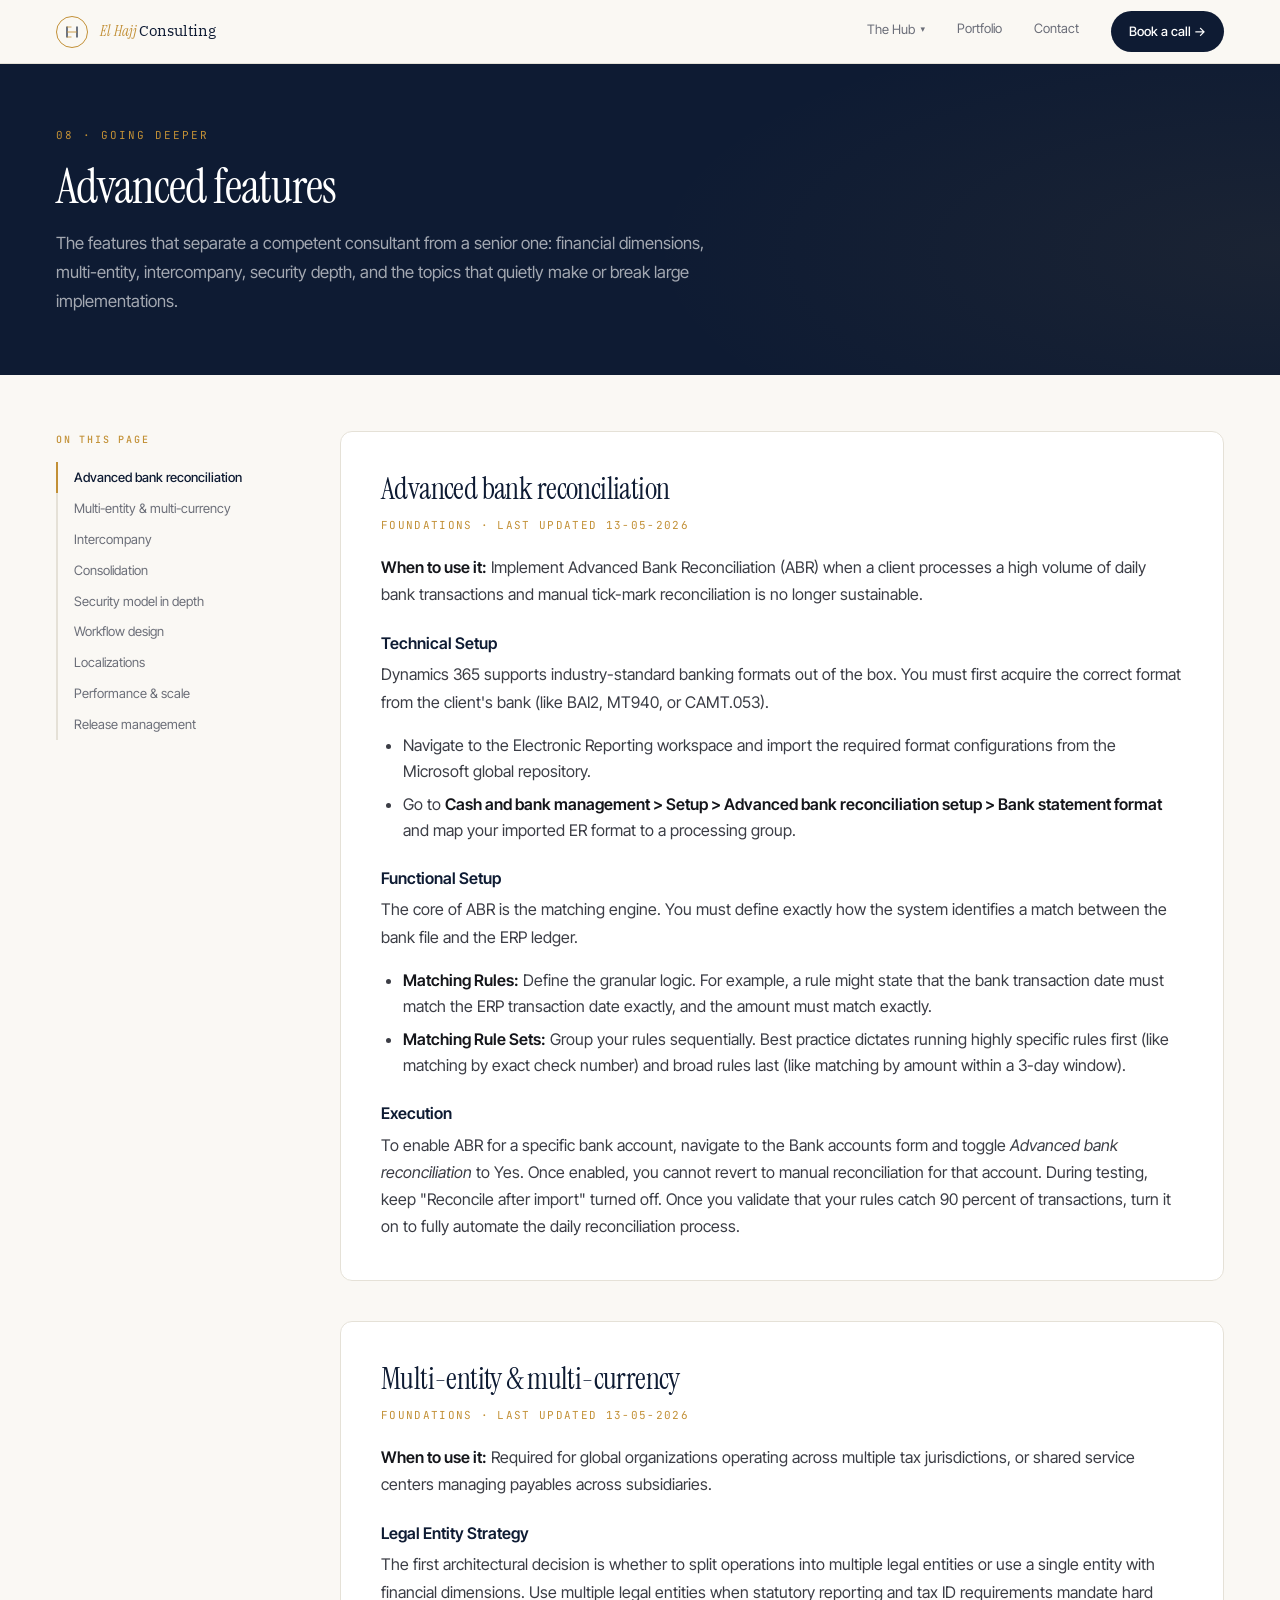
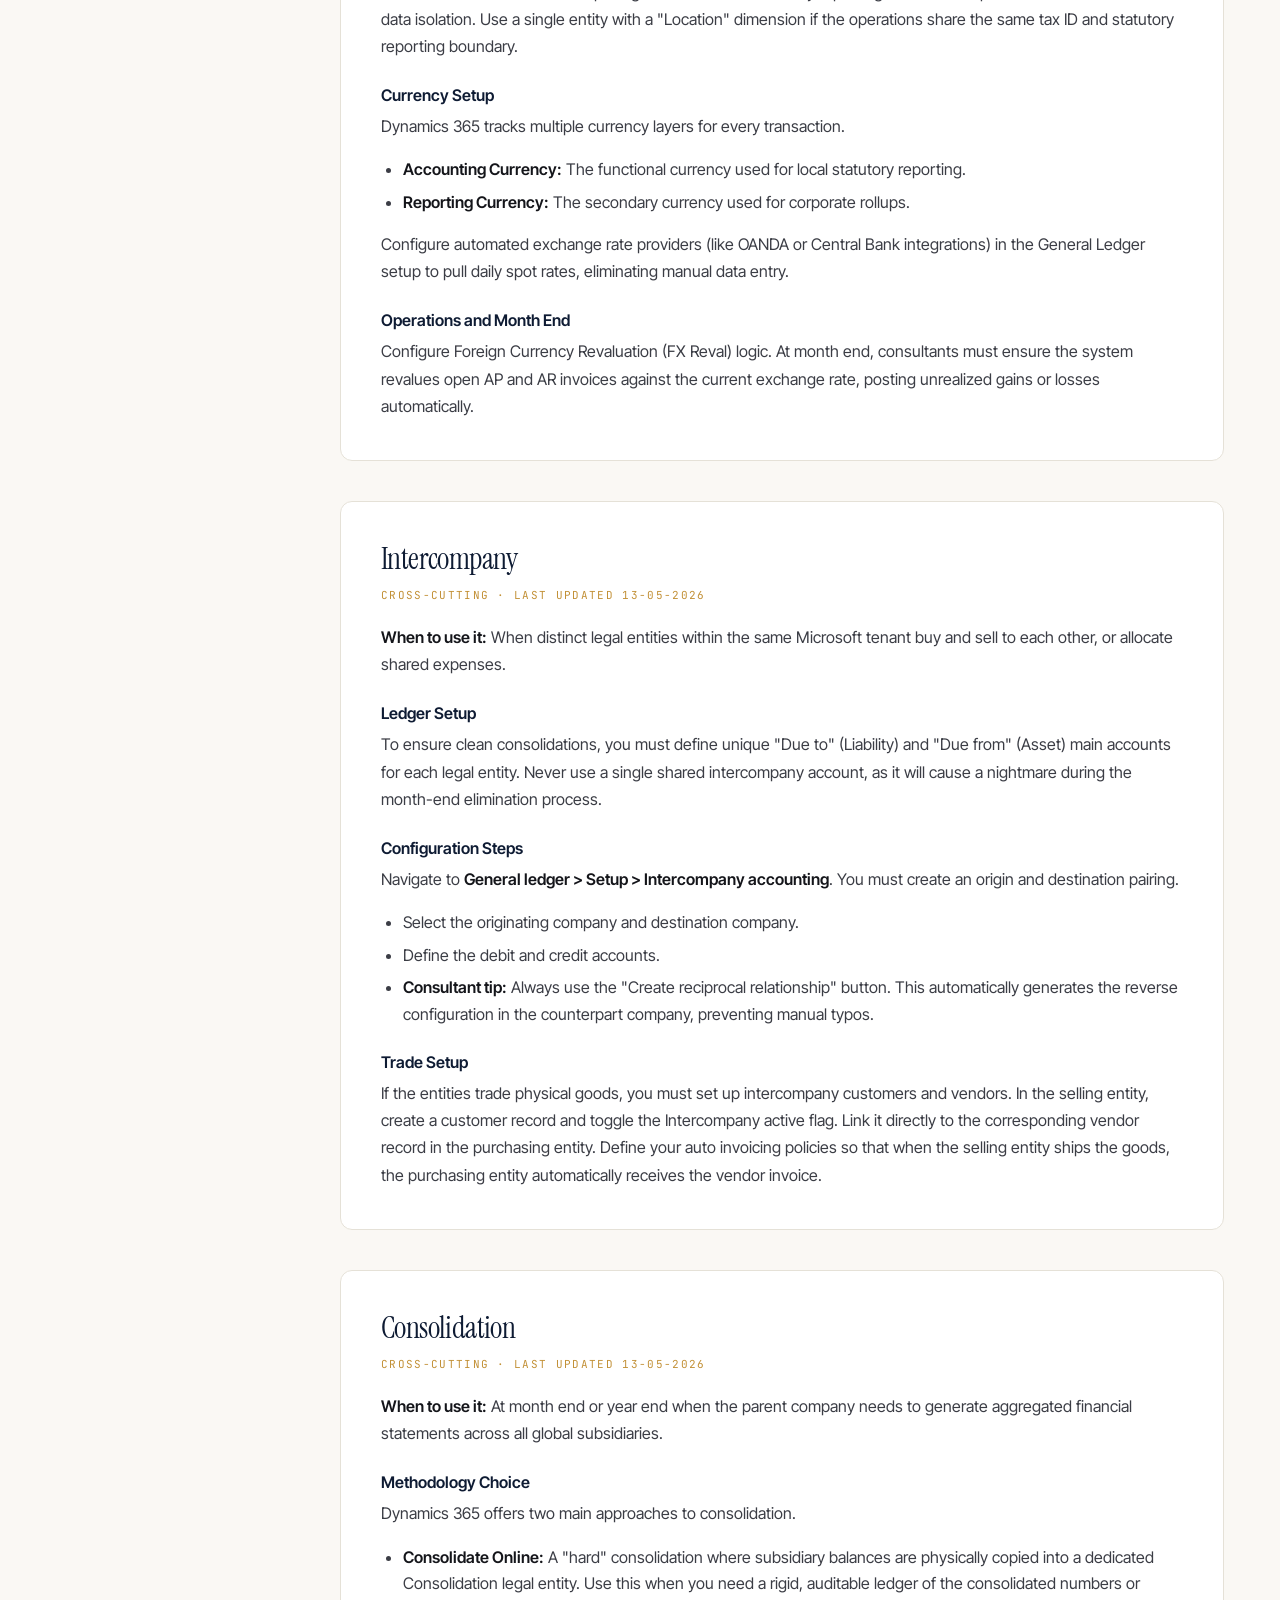
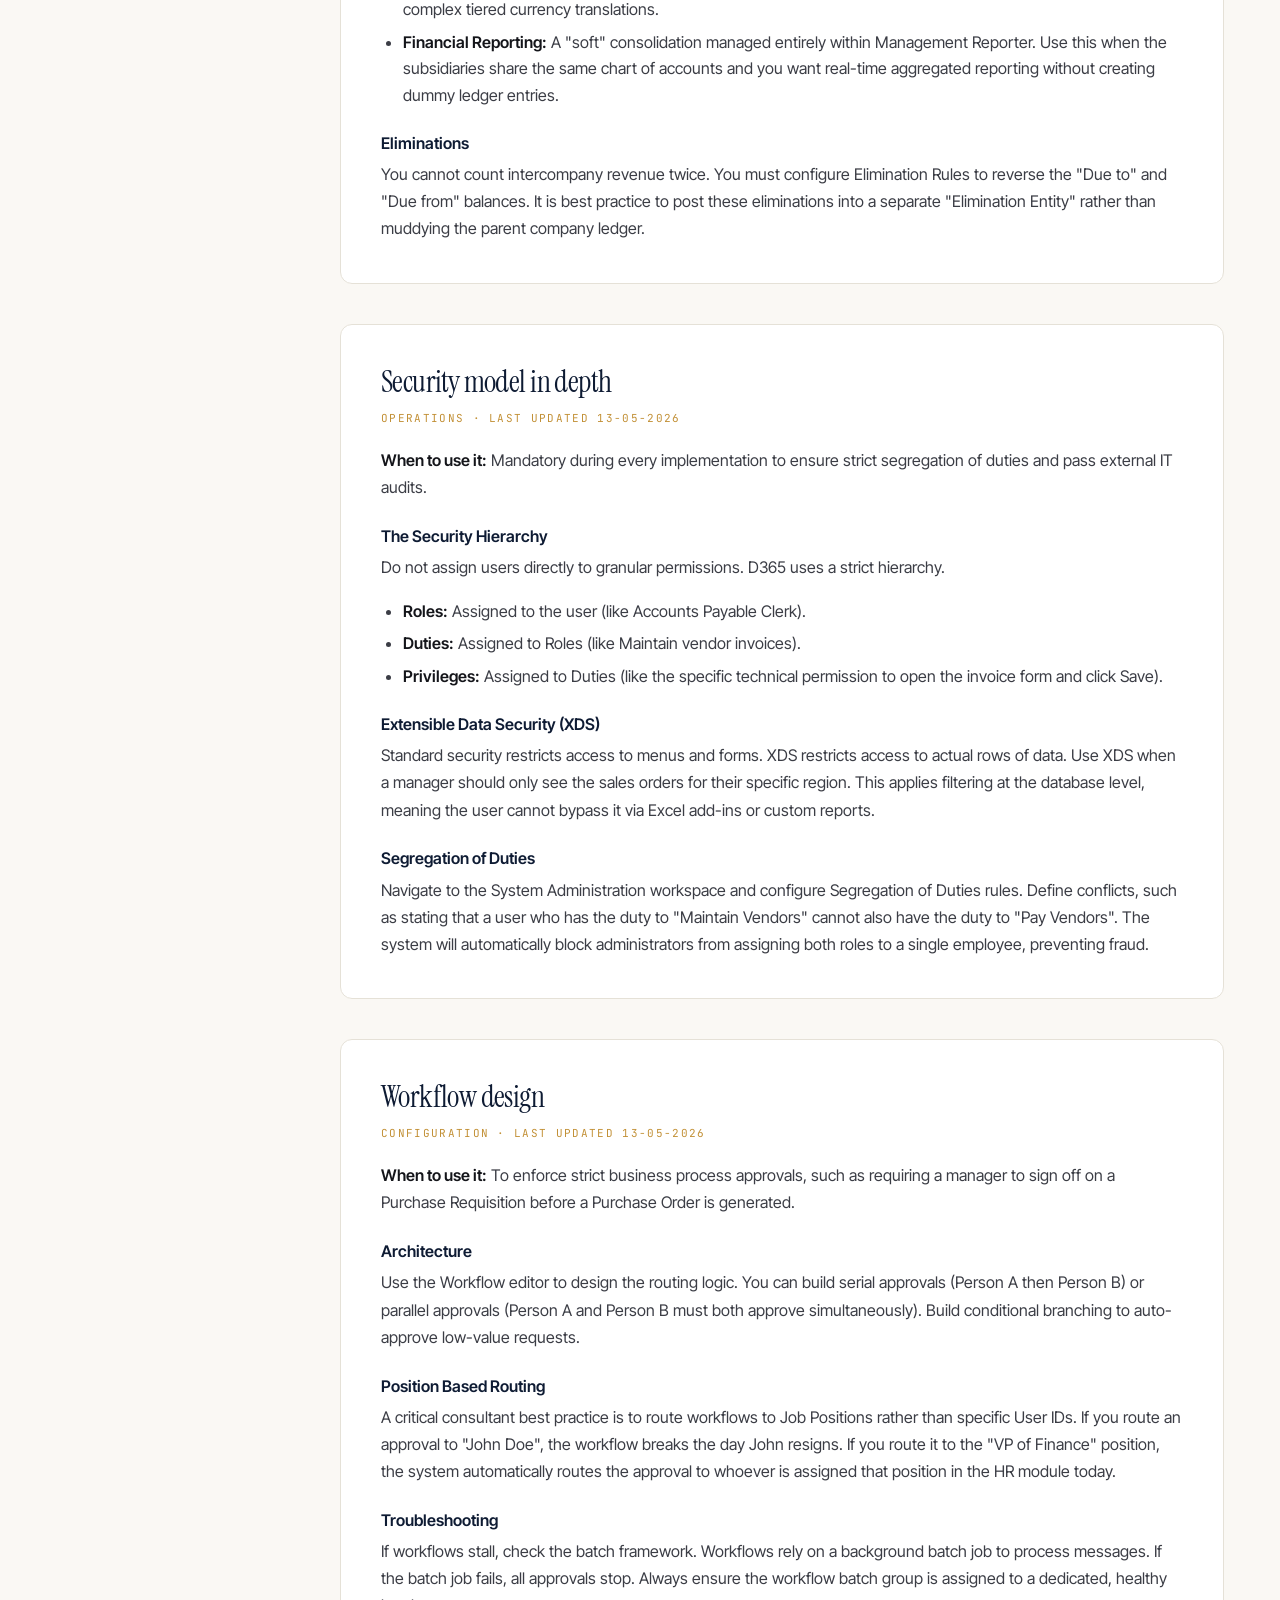
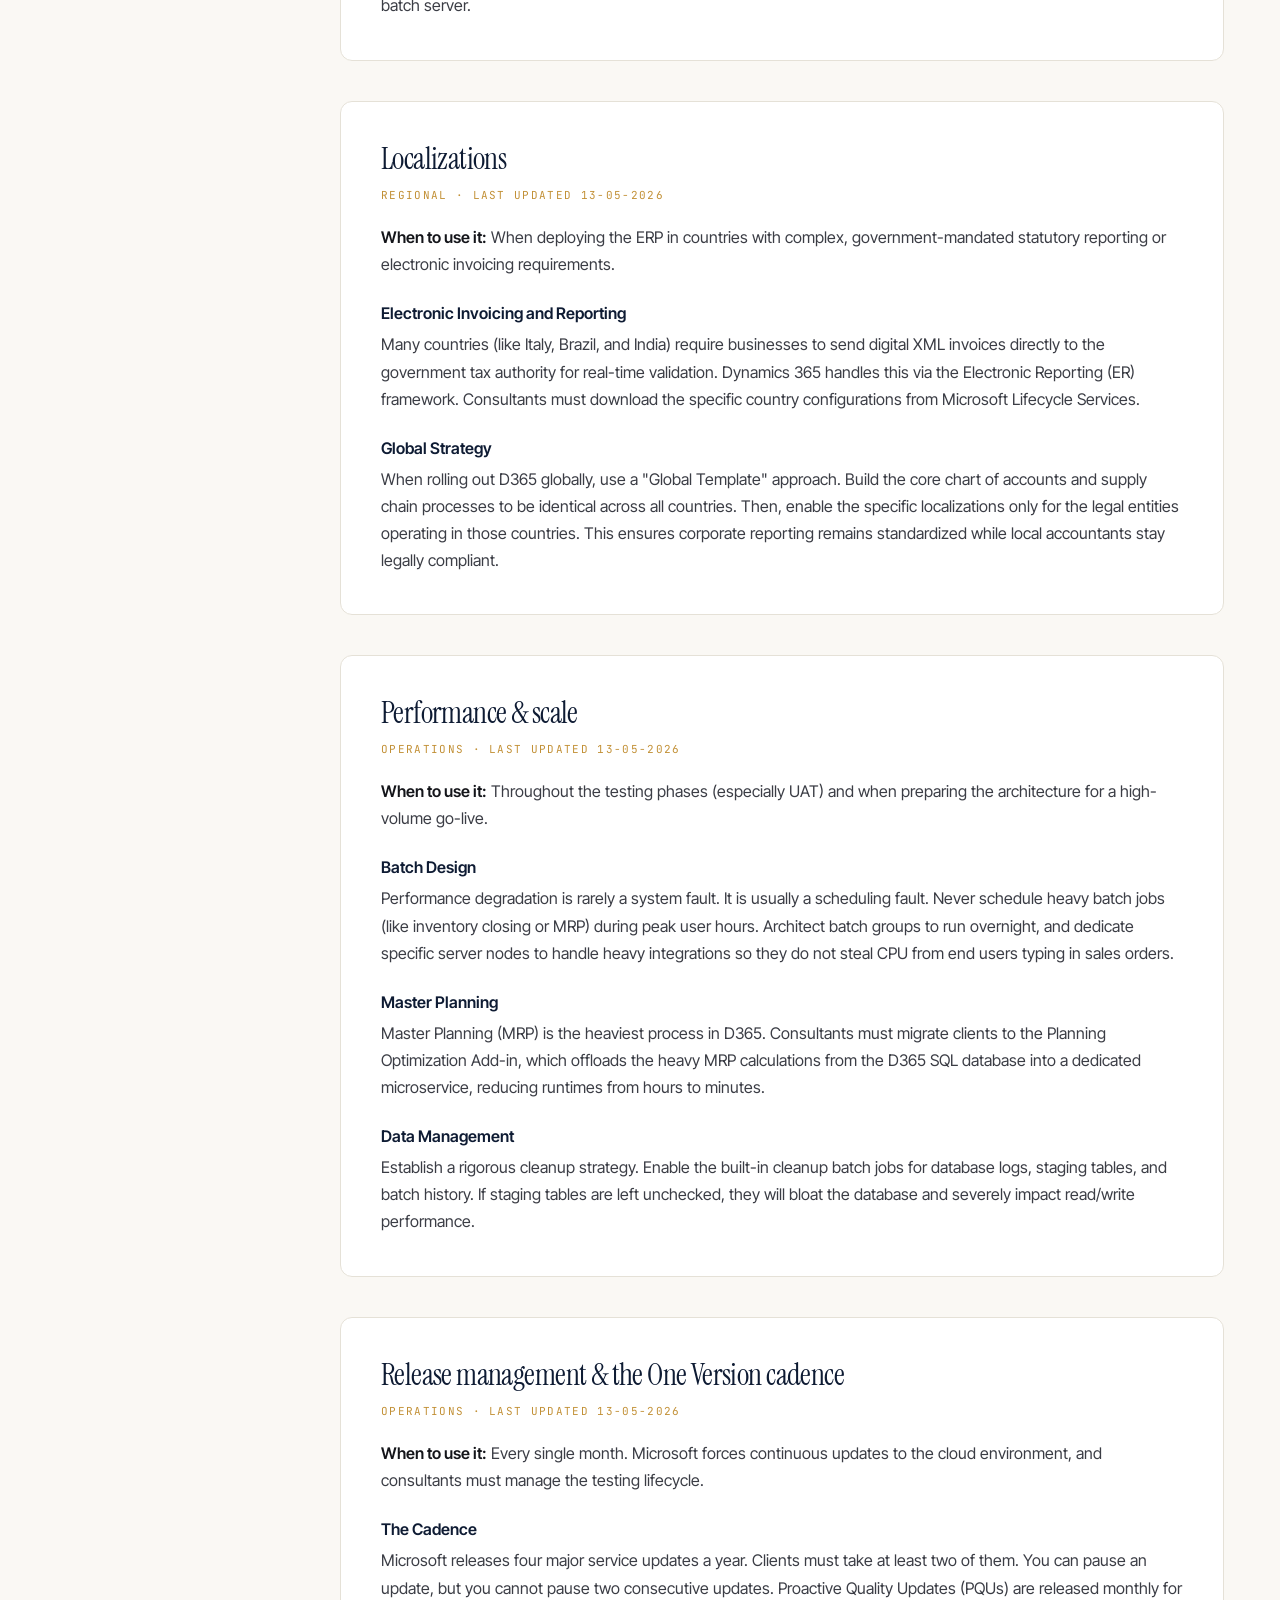
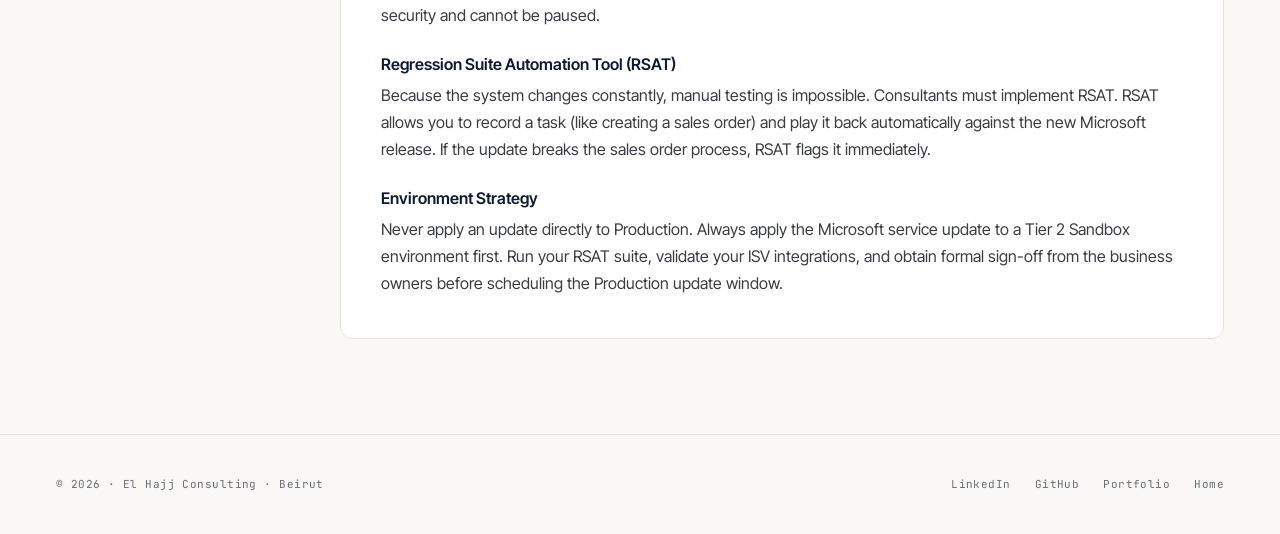
<file: advanced.html>
<!DOCTYPE html>
<html lang="en">
<head>
<meta charset="UTF-8" />
<meta name="viewport" content="width=device-width, initial-scale=1.0" />
<title>Advanced Features</title>
<meta name="description" content="Financial dimensions, multi-entity, intercompany, security depth. The topics that quietly make or break large implementations." />
<link rel="icon" href="/favicon.svg" type="image/svg+xml" />
<link rel="icon" href="/favicon-32.png" sizes="32x32" type="image/png" />
<link rel="apple-touch-icon" href="/apple-touch-icon.png" />
<link rel="canonical" href="https://elhajjconsulting.com/advanced.html" />
<meta property="og:type" content="article" />
<meta property="og:site_name" content="El Hajj Consulting" />
<meta property="og:url" content="https://elhajjconsulting.com/advanced.html" />
<meta property="og:title" content="Advanced Features" />
<meta property="og:description" content="Financial dimensions, multi-entity, intercompany, security depth. The topics that quietly make or break large implementations." />
<meta property="og:image" content="https://elhajjconsulting.com/assets/images/og-image.png" />
<meta property="og:image:width" content="1200" />
<meta property="og:image:height" content="630" />
<link rel="preconnect" href="https://fonts.googleapis.com">
<link rel="preconnect" href="https://fonts.gstatic.com" crossorigin>
<link rel="stylesheet" href="assets/css/redesign.css" />
<link rel="stylesheet" href="assets/css/hub.css" />
</head>
<body>

<!-- ── Header ── -->
<header class="rd-header">
  <div class="rd-header__inner">
    <a href="index.html" class="rd-header__brand">
      <span class="rd-header__mark">
        <svg width="18" height="18" viewBox="0 0 36 36" fill="none" aria-hidden="true">
          <path d="M 8 8 L 8 28"  stroke="#0E1B33" stroke-width="2.4" stroke-linecap="square"/>
          <path d="M 28 8 L 28 28" stroke="#0E1B33" stroke-width="2.4" stroke-linecap="square"/>
          <line x1="8" y1="8"  x2="17" y2="8"  stroke="#C29036" stroke-width="1.6"/>
          <line x1="8" y1="28" x2="17" y2="28" stroke="#C29036" stroke-width="1.6"/>
          <line x1="8" y1="18" x2="28" y2="18" stroke="#C29036" stroke-width="1.8"/>
        </svg>
      </span>
      <span class="rd-header__name"><em>El Hajj</em><span class="rd-header__name-suffix"> Consulting</span></span>
    </a>
    <nav aria-label="Primary">
      <ul class="rd-header__nav">
        <li class="rd-nav-dropdown">
          <button class="rd-nav-dropdown__btn" aria-expanded="false" aria-haspopup="true">
            The Hub <span class="rd-nav-dropdown__caret">▾</span>
          </button>
          <div class="rd-nav-dropdown__menu" role="menu">
            <a href="consulting.html" class="rd-nav-dropdown__link">Overview</a>
            <div class="rd-nav-dropdown__divider"></div>
            <a href="lifecycle.html" class="rd-nav-dropdown__link">ERP Lifecycle</a>
            <a href="modules.html" class="rd-nav-dropdown__link">Modules</a>
            <a href="business-processes.html" class="rd-nav-dropdown__link">Business Processes</a>
            <a href="accounting.html" class="rd-nav-dropdown__link">Accounting</a>
            <a href="ai.html" class="rd-nav-dropdown__link">AI in D365</a>
            <a href="customizations.html" class="rd-nav-dropdown__link">Customizations &amp; Integrations</a>
            <a href="advanced.html" class="rd-nav-dropdown__link is-active">Advanced Features</a>
          </div>
        </li>
        <li><a href="portfolio.html">Portfolio</a></li>
        <li><a href="index.html#contact">Contact</a></li>
      </ul>
    </nav>
    <a href="mailto:Joe1437@outlook.com" class="rd-header__cta">Book a call →</a>
  </div>
</header>

<!-- ── Page hero ── -->
<section class="hub-hero">
  <div class="hub-hero__inner">
    <div class="rd-rise">
      <span class="hub-hero__eyebrow">08 · Going deeper</span>
      <h1 class="hub-hero__title">Advanced features</h1>
      <p class="hub-hero__lead">The features that separate a competent consultant from a senior one: financial dimensions, multi-entity, intercompany, security depth, and the topics that quietly make or break large implementations.</p>
    </div>
  </div>
</section>

<!-- ── Content ── -->
<div class="article-page">

  <aside class="article-page__toc" aria-label="On this page">
    <p class="article-page__toc-title">On this page</p>
    <ul>
      <li><a href="#advanced-bank-reconciliation">Advanced bank reconciliation</a></li>
      <li><a href="#multi-entity">Multi-entity &amp; multi-currency</a></li>
      <li><a href="#intercompany">Intercompany</a></li>
      <li><a href="#consolidation">Consolidation</a></li>
      <li><a href="#security">Security model in depth</a></li>
      <li><a href="#workflows">Workflow design</a></li>
      <li><a href="#localizations">Localizations</a></li>
      <li><a href="#performance">Performance &amp; scale</a></li>
      <li><a href="#release-management">Release management</a></li>
    </ul>
  </aside>

  <main class="article-page__main">

    <section id="advanced-bank-reconciliation">
      <article class="article rd-rise">
        <h2>Advanced bank reconciliation</h2>
        <span class="article__meta">Foundations · Last updated 13-05-2026</span>
        <div class="article__content">
          <p><strong>When to use it:</strong> Implement Advanced Bank Reconciliation (ABR) when a client processes a high volume of daily bank transactions and manual tick-mark reconciliation is no longer sustainable.</p>
          <h3>Technical Setup</h3>
          <p>Dynamics 365 supports industry-standard banking formats out of the box. You must first acquire the correct format from the client's bank (like BAI2, MT940, or CAMT.053).</p>
          <ul>
            <li>Navigate to the Electronic Reporting workspace and import the required format configurations from the Microsoft global repository.</li>
            <li>Go to <strong>Cash and bank management &gt; Setup &gt; Advanced bank reconciliation setup &gt; Bank statement format</strong> and map your imported ER format to a processing group.</li>
          </ul>
          <h3>Functional Setup</h3>
          <p>The core of ABR is the matching engine. You must define exactly how the system identifies a match between the bank file and the ERP ledger.</p>
          <ul>
            <li><strong>Matching Rules:</strong> Define the granular logic. For example, a rule might state that the bank transaction date must match the ERP transaction date exactly, and the amount must match exactly.</li>
            <li><strong>Matching Rule Sets:</strong> Group your rules sequentially. Best practice dictates running highly specific rules first (like matching by exact check number) and broad rules last (like matching by amount within a 3-day window).</li>
          </ul>
          <h3>Execution</h3>
          <p>To enable ABR for a specific bank account, navigate to the Bank accounts form and toggle <em>Advanced bank reconciliation</em> to Yes. Once enabled, you cannot revert to manual reconciliation for that account. During testing, keep "Reconcile after import" turned off. Once you validate that your rules catch 90 percent of transactions, turn it on to fully automate the daily reconciliation process.</p>
        </div>
      </article>
    </section>

    <section id="multi-entity">
      <article class="article rd-rise">
        <h2>Multi-entity &amp; multi-currency</h2>
        <span class="article__meta">Foundations · Last updated 13-05-2026</span>
        <div class="article__content">
          <p><strong>When to use it:</strong> Required for global organizations operating across multiple tax jurisdictions, or shared service centers managing payables across subsidiaries.</p>
          <h3>Legal Entity Strategy</h3>
          <p>The first architectural decision is whether to split operations into multiple legal entities or use a single entity with financial dimensions. Use multiple legal entities when statutory reporting and tax ID requirements mandate hard data isolation. Use a single entity with a "Location" dimension if the operations share the same tax ID and statutory reporting boundary.</p>
          <h3>Currency Setup</h3>
          <p>Dynamics 365 tracks multiple currency layers for every transaction.</p>
          <ul>
            <li><strong>Accounting Currency:</strong> The functional currency used for local statutory reporting.</li>
            <li><strong>Reporting Currency:</strong> The secondary currency used for corporate rollups.</li>
          </ul>
          <p>Configure automated exchange rate providers (like OANDA or Central Bank integrations) in the General Ledger setup to pull daily spot rates, eliminating manual data entry.</p>
          <h3>Operations and Month End</h3>
          <p>Configure Foreign Currency Revaluation (FX Reval) logic. At month end, consultants must ensure the system revalues open AP and AR invoices against the current exchange rate, posting unrealized gains or losses automatically.</p>
        </div>
      </article>
    </section>

    <section id="intercompany">
      <article class="article rd-rise">
        <h2>Intercompany</h2>
        <span class="article__meta">Cross-cutting · Last updated 13-05-2026</span>
        <div class="article__content">
          <p><strong>When to use it:</strong> When distinct legal entities within the same Microsoft tenant buy and sell to each other, or allocate shared expenses.</p>
          <h3>Ledger Setup</h3>
          <p>To ensure clean consolidations, you must define unique "Due to" (Liability) and "Due from" (Asset) main accounts for each legal entity. Never use a single shared intercompany account, as it will cause a nightmare during the month-end elimination process.</p>
          <h3>Configuration Steps</h3>
          <p>Navigate to <strong>General ledger &gt; Setup &gt; Intercompany accounting</strong>. You must create an origin and destination pairing.</p>
          <ul>
            <li>Select the originating company and destination company.</li>
            <li>Define the debit and credit accounts.</li>
            <li><strong>Consultant tip:</strong> Always use the "Create reciprocal relationship" button. This automatically generates the reverse configuration in the counterpart company, preventing manual typos.</li>
          </ul>
          <h3>Trade Setup</h3>
          <p>If the entities trade physical goods, you must set up intercompany customers and vendors. In the selling entity, create a customer record and toggle the Intercompany active flag. Link it directly to the corresponding vendor record in the purchasing entity. Define your auto invoicing policies so that when the selling entity ships the goods, the purchasing entity automatically receives the vendor invoice.</p>
        </div>
      </article>
    </section>

    <section id="consolidation">
      <article class="article rd-rise">
        <h2>Consolidation</h2>
        <span class="article__meta">Cross-cutting · Last updated 13-05-2026</span>
        <div class="article__content">
          <p><strong>When to use it:</strong> At month end or year end when the parent company needs to generate aggregated financial statements across all global subsidiaries.</p>
          <h3>Methodology Choice</h3>
          <p>Dynamics 365 offers two main approaches to consolidation.</p>
          <ul>
            <li><strong>Consolidate Online:</strong> A "hard" consolidation where subsidiary balances are physically copied into a dedicated Consolidation legal entity. Use this when you need a rigid, auditable ledger of the consolidated numbers or complex tiered currency translations.</li>
            <li><strong>Financial Reporting:</strong> A "soft" consolidation managed entirely within Management Reporter. Use this when the subsidiaries share the same chart of accounts and you want real-time aggregated reporting without creating dummy ledger entries.</li>
          </ul>
          <h3>Eliminations</h3>
          <p>You cannot count intercompany revenue twice. You must configure Elimination Rules to reverse the "Due to" and "Due from" balances. It is best practice to post these eliminations into a separate "Elimination Entity" rather than muddying the parent company ledger.</p>
        </div>
      </article>
    </section>

    <section id="security">
      <article class="article rd-rise">
        <h2>Security model in depth</h2>
        <span class="article__meta">Operations · Last updated 13-05-2026</span>
        <div class="article__content">
          <p><strong>When to use it:</strong> Mandatory during every implementation to ensure strict segregation of duties and pass external IT audits.</p>
          <h3>The Security Hierarchy</h3>
          <p>Do not assign users directly to granular permissions. D365 uses a strict hierarchy.</p>
          <ul>
            <li><strong>Roles:</strong> Assigned to the user (like Accounts Payable Clerk).</li>
            <li><strong>Duties:</strong> Assigned to Roles (like Maintain vendor invoices).</li>
            <li><strong>Privileges:</strong> Assigned to Duties (like the specific technical permission to open the invoice form and click Save).</li>
          </ul>
          <h3>Extensible Data Security (XDS)</h3>
          <p>Standard security restricts access to menus and forms. XDS restricts access to actual rows of data. Use XDS when a manager should only see the sales orders for their specific region. This applies filtering at the database level, meaning the user cannot bypass it via Excel add-ins or custom reports.</p>
          <h3>Segregation of Duties</h3>
          <p>Navigate to the System Administration workspace and configure Segregation of Duties rules. Define conflicts, such as stating that a user who has the duty to "Maintain Vendors" cannot also have the duty to "Pay Vendors". The system will automatically block administrators from assigning both roles to a single employee, preventing fraud.</p>
        </div>
      </article>
    </section>

    <section id="workflows">
      <article class="article rd-rise">
        <h2>Workflow design</h2>
        <span class="article__meta">Configuration · Last updated 13-05-2026</span>
        <div class="article__content">
          <p><strong>When to use it:</strong> To enforce strict business process approvals, such as requiring a manager to sign off on a Purchase Requisition before a Purchase Order is generated.</p>
          <h3>Architecture</h3>
          <p>Use the Workflow editor to design the routing logic. You can build serial approvals (Person A then Person B) or parallel approvals (Person A and Person B must both approve simultaneously). Build conditional branching to auto-approve low-value requests.</p>
          <h3>Position Based Routing</h3>
          <p>A critical consultant best practice is to route workflows to Job Positions rather than specific User IDs. If you route an approval to "John Doe", the workflow breaks the day John resigns. If you route it to the "VP of Finance" position, the system automatically routes the approval to whoever is assigned that position in the HR module today.</p>
          <h3>Troubleshooting</h3>
          <p>If workflows stall, check the batch framework. Workflows rely on a background batch job to process messages. If the batch job fails, all approvals stop. Always ensure the workflow batch group is assigned to a dedicated, healthy batch server.</p>
        </div>
      </article>
    </section>

    <section id="localizations">
      <article class="article rd-rise">
        <h2>Localizations</h2>
        <span class="article__meta">Regional · Last updated 13-05-2026</span>
        <div class="article__content">
          <p><strong>When to use it:</strong> When deploying the ERP in countries with complex, government-mandated statutory reporting or electronic invoicing requirements.</p>
          <h3>Electronic Invoicing and Reporting</h3>
          <p>Many countries (like Italy, Brazil, and India) require businesses to send digital XML invoices directly to the government tax authority for real-time validation. Dynamics 365 handles this via the Electronic Reporting (ER) framework. Consultants must download the specific country configurations from Microsoft Lifecycle Services.</p>
          <h3>Global Strategy</h3>
          <p>When rolling out D365 globally, use a "Global Template" approach. Build the core chart of accounts and supply chain processes to be identical across all countries. Then, enable the specific localizations only for the legal entities operating in those countries. This ensures corporate reporting remains standardized while local accountants stay legally compliant.</p>
        </div>
      </article>
    </section>

    <section id="performance">
      <article class="article rd-rise">
        <h2>Performance &amp; scale</h2>
        <span class="article__meta">Operations · Last updated 13-05-2026</span>
        <div class="article__content">
          <p><strong>When to use it:</strong> Throughout the testing phases (especially UAT) and when preparing the architecture for a high-volume go-live.</p>
          <h3>Batch Design</h3>
          <p>Performance degradation is rarely a system fault. It is usually a scheduling fault. Never schedule heavy batch jobs (like inventory closing or MRP) during peak user hours. Architect batch groups to run overnight, and dedicate specific server nodes to handle heavy integrations so they do not steal CPU from end users typing in sales orders.</p>
          <h3>Master Planning</h3>
          <p>Master Planning (MRP) is the heaviest process in D365. Consultants must migrate clients to the Planning Optimization Add-in, which offloads the heavy MRP calculations from the D365 SQL database into a dedicated microservice, reducing runtimes from hours to minutes.</p>
          <h3>Data Management</h3>
          <p>Establish a rigorous cleanup strategy. Enable the built-in cleanup batch jobs for database logs, staging tables, and batch history. If staging tables are left unchecked, they will bloat the database and severely impact read/write performance.</p>
        </div>
      </article>
    </section>

    <section id="release-management">
      <article class="article rd-rise">
        <h2>Release management &amp; the One Version cadence</h2>
        <span class="article__meta">Operations · Last updated 13-05-2026</span>
        <div class="article__content">
          <p><strong>When to use it:</strong> Every single month. Microsoft forces continuous updates to the cloud environment, and consultants must manage the testing lifecycle.</p>
          <h3>The Cadence</h3>
          <p>Microsoft releases four major service updates a year. Clients must take at least two of them. You can pause an update, but you cannot pause two consecutive updates. Proactive Quality Updates (PQUs) are released monthly for security and cannot be paused.</p>
          <h3>Regression Suite Automation Tool (RSAT)</h3>
          <p>Because the system changes constantly, manual testing is impossible. Consultants must implement RSAT. RSAT allows you to record a task (like creating a sales order) and play it back automatically against the new Microsoft release. If the update breaks the sales order process, RSAT flags it immediately.</p>
          <h3>Environment Strategy</h3>
          <p>Never apply an update directly to Production. Always apply the Microsoft service update to a Tier 2 Sandbox environment first. Run your RSAT suite, validate your ISV integrations, and obtain formal sign-off from the business owners before scheduling the Production update window.</p>
        </div>
      </article>
    </section>

  </main>
</div>

<!-- ── Footer ── -->
<footer class="rd-footer">
  <div>© 2026 · El Hajj Consulting · Beirut</div>
  <div class="rd-footer__links">
    <a href="https://www.linkedin.com/in/joe-el-hajj" target="_blank" rel="noopener">LinkedIn</a>
    <a href="https://github.com/joe1437" target="_blank" rel="noopener">GitHub</a>
    <a href="portfolio.html">Portfolio</a>
    <a href="index.html">Home</a>
  </div>
</footer>

<script src="assets/js/app.js"></script>
<script src="assets/js/scroll.js"></script>
<script src="assets/js/hub.js"></script>
</body>
</html>
</file>
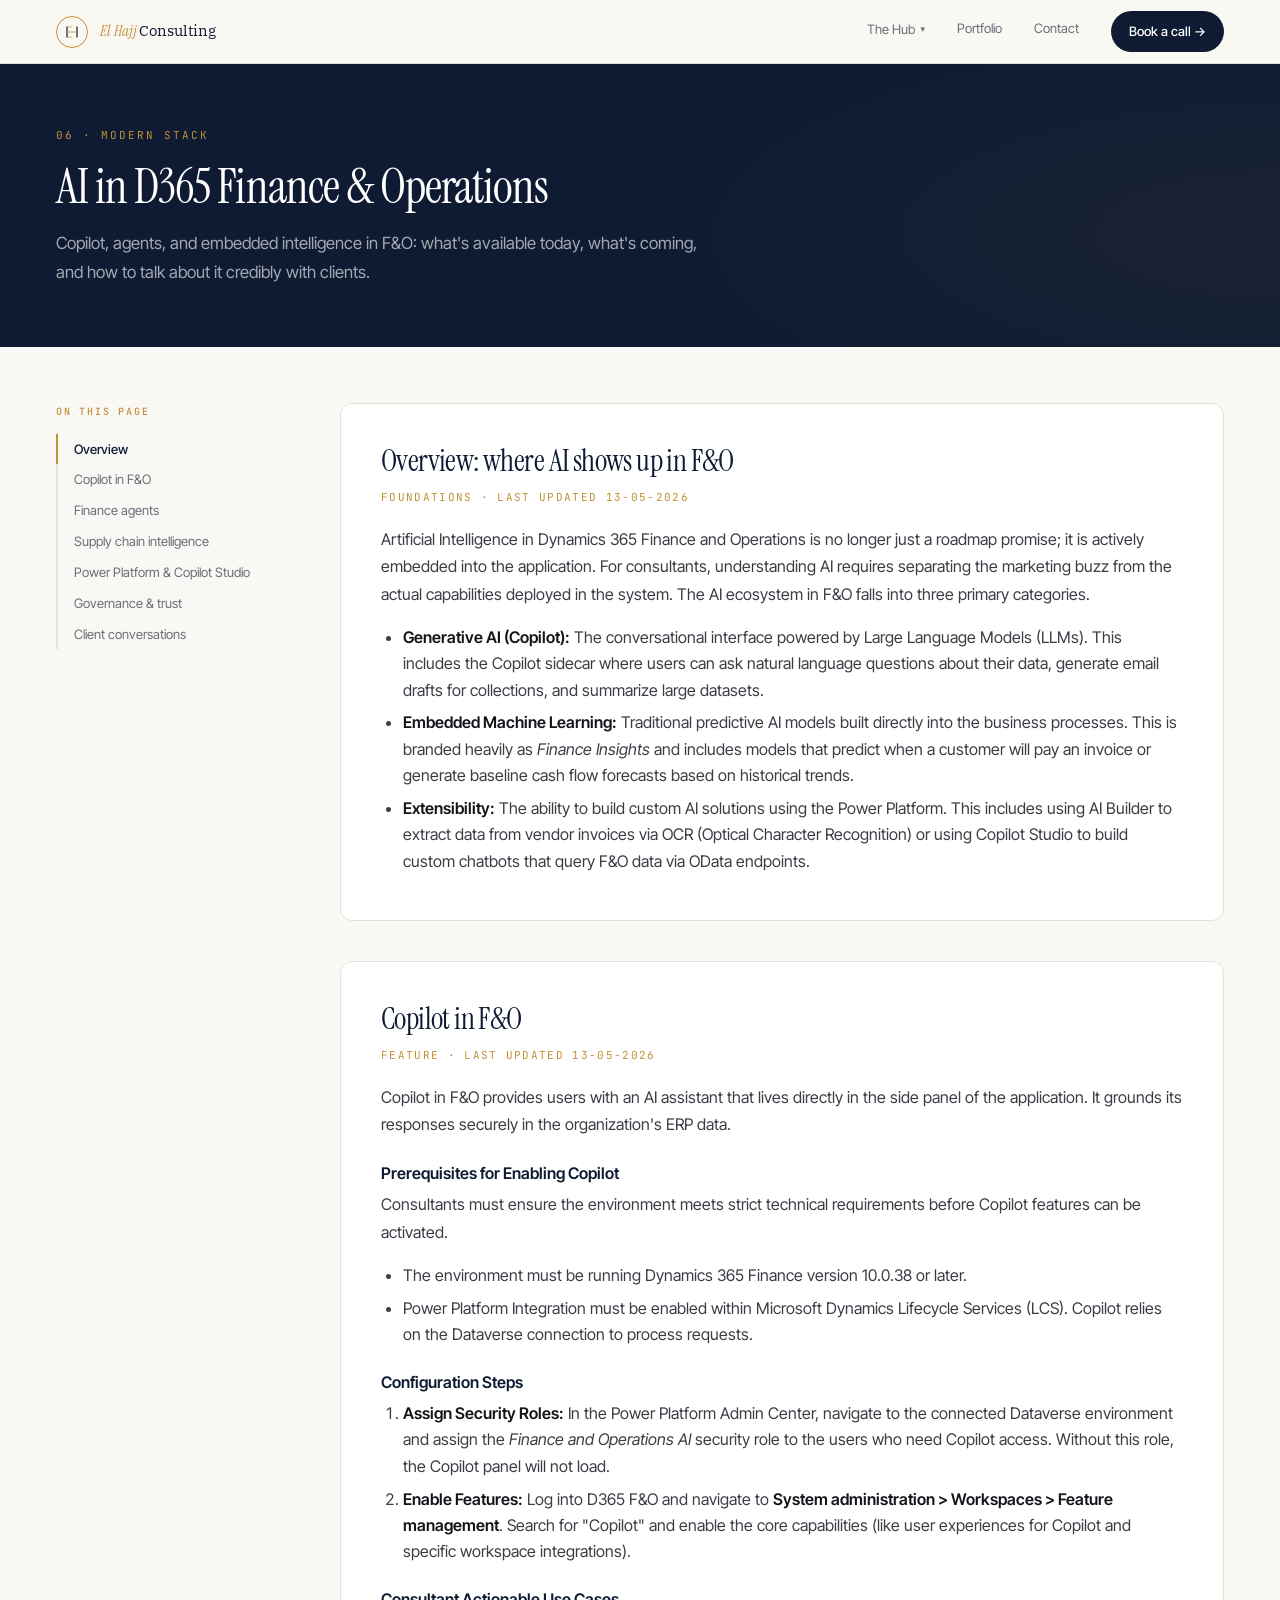
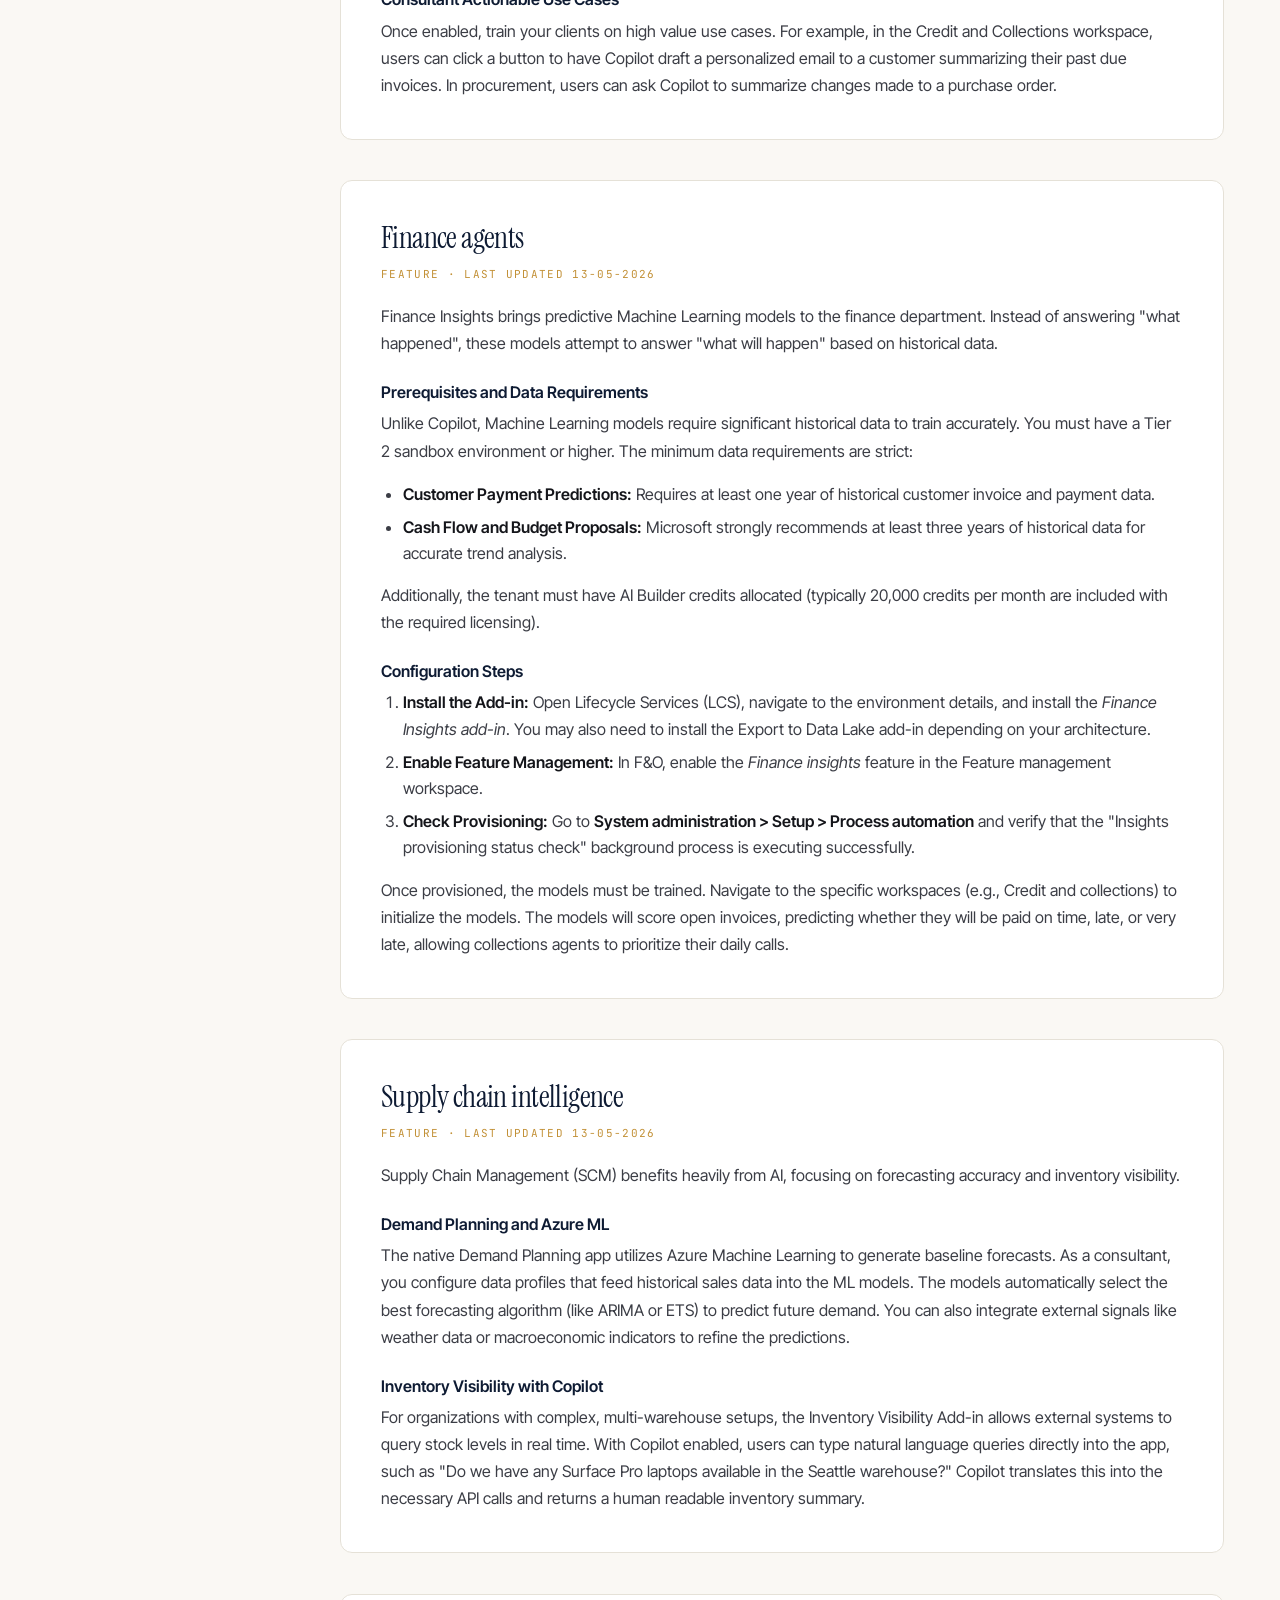
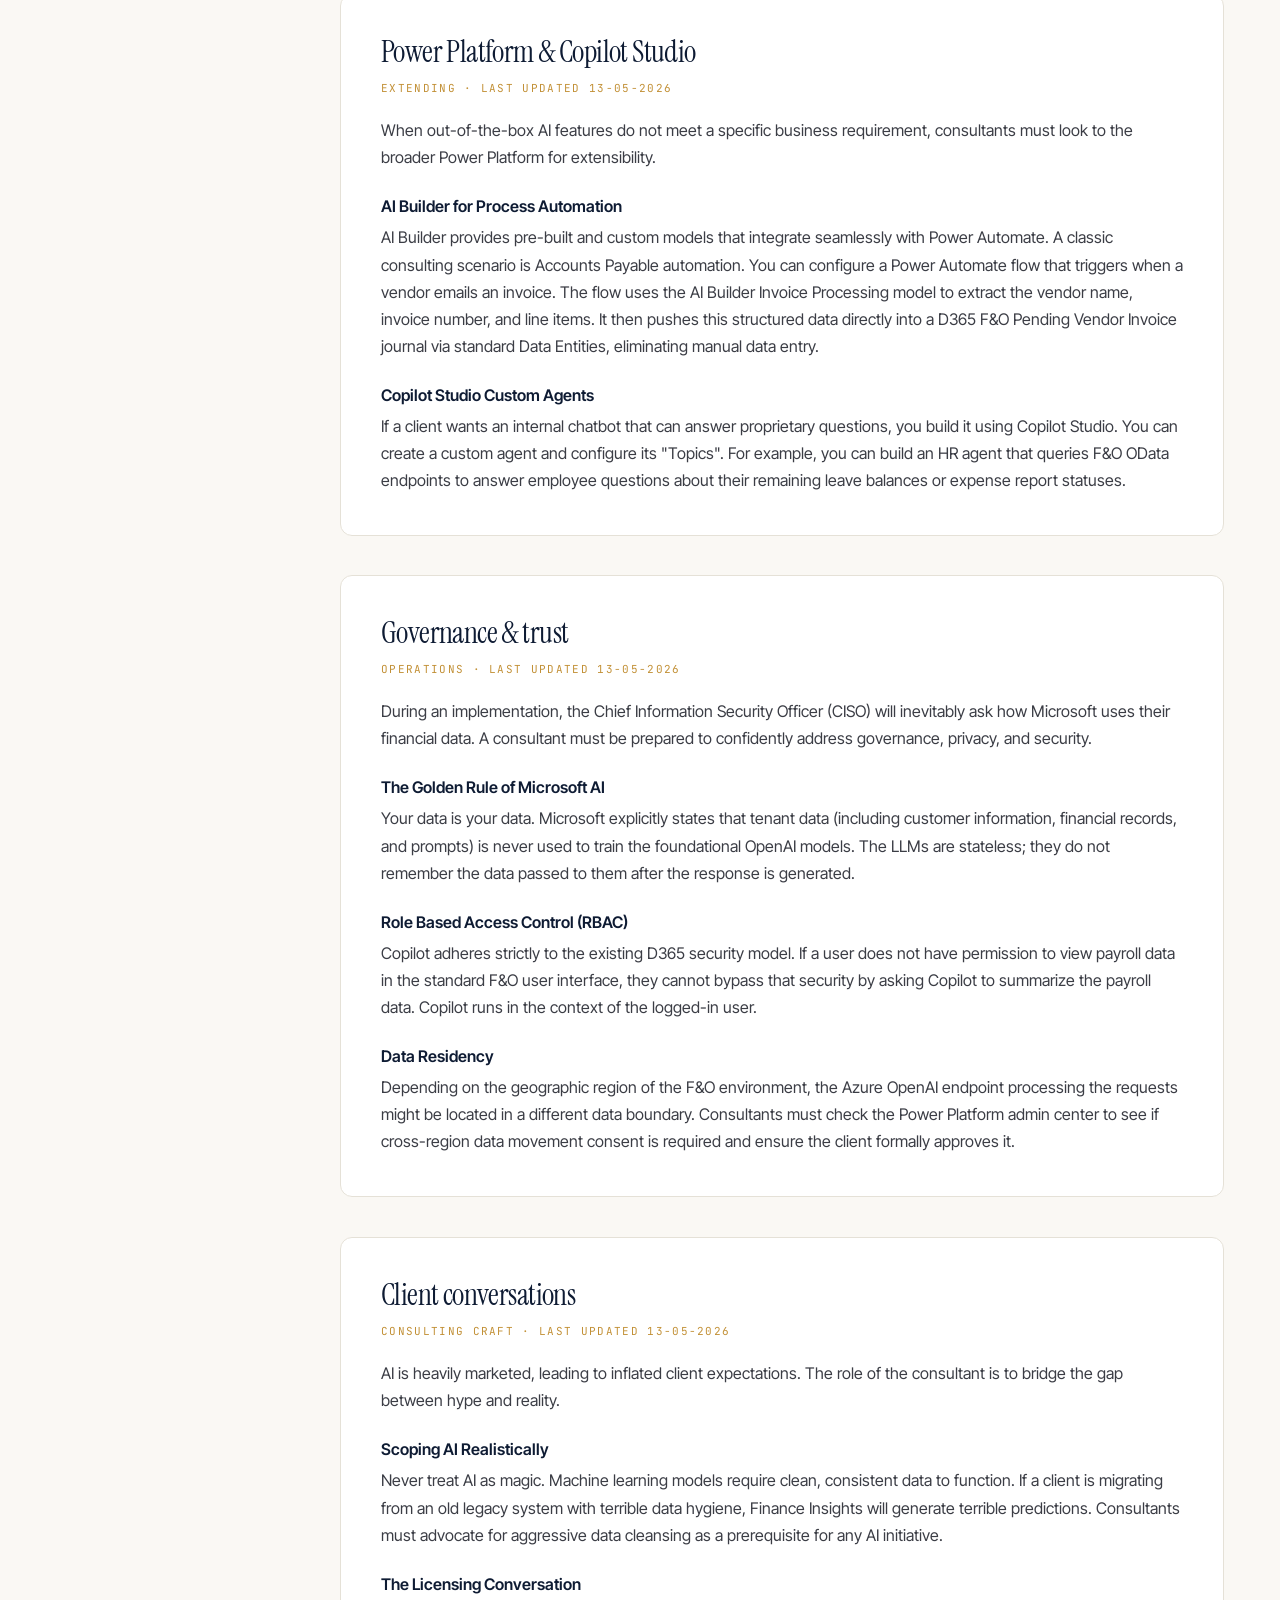
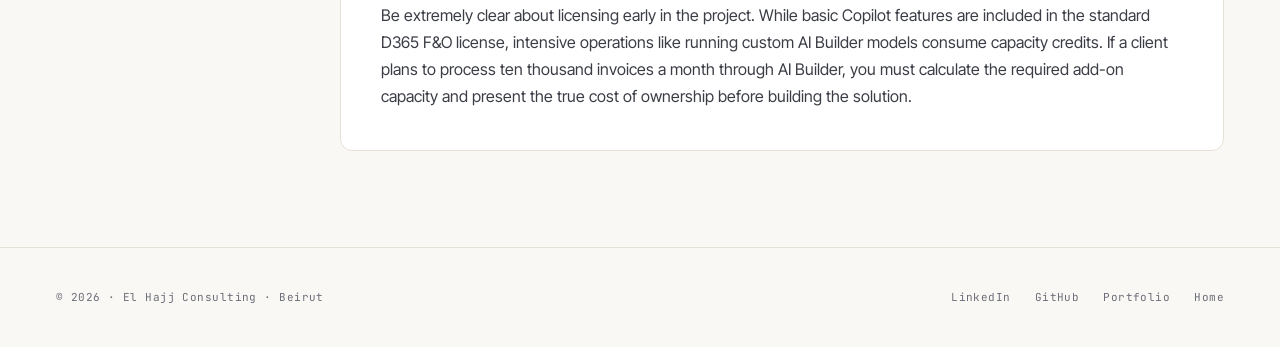
<file: ai.html>
<!DOCTYPE html>
<html lang="en">
<head>
<meta charset="UTF-8" />
<meta name="viewport" content="width=device-width, initial-scale=1.0" />
<title>AI in D365 F&amp;O</title>
<meta name="description" content="Copilot, agents, and embedded intelligence in F&O: what's available today, what's coming, and how to talk about it credibly with clients." />
<link rel="icon" href="/favicon.svg" type="image/svg+xml" />
<link rel="icon" href="/favicon-32.png" sizes="32x32" type="image/png" />
<link rel="apple-touch-icon" href="/apple-touch-icon.png" />
<link rel="canonical" href="https://elhajjconsulting.com/ai.html" />
<meta property="og:type" content="article" />
<meta property="og:site_name" content="El Hajj Consulting" />
<meta property="og:url" content="https://elhajjconsulting.com/ai.html" />
<meta property="og:title" content="AI in D365 F&amp;O" />
<meta property="og:description" content="Copilot, agents, and embedded intelligence in F&O: what's available today, what's coming, and how to talk about it credibly with clients." />
<meta property="og:image" content="https://elhajjconsulting.com/assets/images/og-image.png" />
<meta property="og:image:width" content="1200" />
<meta property="og:image:height" content="630" />
<link rel="preconnect" href="https://fonts.googleapis.com">
<link rel="preconnect" href="https://fonts.gstatic.com" crossorigin>
<link rel="stylesheet" href="assets/css/redesign.css" />
<link rel="stylesheet" href="assets/css/hub.css" />
</head>
<body>

<!-- ── Header ── -->
<header class="rd-header">
  <div class="rd-header__inner">
    <a href="index.html" class="rd-header__brand">
      <span class="rd-header__mark">
        <svg width="18" height="18" viewBox="0 0 36 36" fill="none" aria-hidden="true">
          <path d="M 8 8 L 8 28"  stroke="#0E1B33" stroke-width="2.4" stroke-linecap="square"/>
          <path d="M 28 8 L 28 28" stroke="#0E1B33" stroke-width="2.4" stroke-linecap="square"/>
          <line x1="8" y1="8"  x2="17" y2="8"  stroke="#C29036" stroke-width="1.6"/>
          <line x1="8" y1="28" x2="17" y2="28" stroke="#C29036" stroke-width="1.6"/>
          <line x1="8" y1="18" x2="28" y2="18" stroke="#C29036" stroke-width="1.8"/>
        </svg>
      </span>
      <span class="rd-header__name"><em>El Hajj</em><span class="rd-header__name-suffix"> Consulting</span></span>
    </a>
    <nav aria-label="Primary">
      <ul class="rd-header__nav">
        <li class="rd-nav-dropdown">
          <button class="rd-nav-dropdown__btn" aria-expanded="false" aria-haspopup="true">
            The Hub <span class="rd-nav-dropdown__caret">▾</span>
          </button>
          <div class="rd-nav-dropdown__menu" role="menu">
            <a href="consulting.html" class="rd-nav-dropdown__link">Overview</a>
            <div class="rd-nav-dropdown__divider"></div>
            <a href="lifecycle.html" class="rd-nav-dropdown__link">ERP Lifecycle</a>
            <a href="modules.html" class="rd-nav-dropdown__link">Modules</a>
            <a href="business-processes.html" class="rd-nav-dropdown__link">Business Processes</a>
            <a href="accounting.html" class="rd-nav-dropdown__link">Accounting</a>
            <a href="ai.html" class="rd-nav-dropdown__link is-active">AI in D365</a>
            <a href="customizations.html" class="rd-nav-dropdown__link">Customizations &amp; Integrations</a>
            <a href="advanced.html" class="rd-nav-dropdown__link">Advanced Features</a>
          </div>
        </li>
        <li><a href="portfolio.html">Portfolio</a></li>
        <li><a href="index.html#contact">Contact</a></li>
      </ul>
    </nav>
    <a href="mailto:Joe1437@outlook.com" class="rd-header__cta">Book a call →</a>
  </div>
</header>

<!-- ── Page hero ── -->
<section class="hub-hero">
  <div class="hub-hero__inner">
    <div class="rd-rise">
      <span class="hub-hero__eyebrow">06 · Modern stack</span>
      <h1 class="hub-hero__title">AI in D365 Finance &amp; Operations</h1>
      <p class="hub-hero__lead">Copilot, agents, and embedded intelligence in F&amp;O: what's available today, what's coming, and how to talk about it credibly with clients.</p>
    </div>
  </div>
</section>

<!-- ── Content ── -->
<div class="article-page">

  <aside class="article-page__toc" aria-label="On this page">
    <p class="article-page__toc-title">On this page</p>
    <ul>
      <li><a href="#overview">Overview</a></li>
      <li><a href="#copilot">Copilot in F&amp;O</a></li>
      <li><a href="#finance-agents">Finance agents</a></li>
      <li><a href="#scm-ai">Supply chain intelligence</a></li>
      <li><a href="#power-platform-ai">Power Platform &amp; Copilot Studio</a></li>
      <li><a href="#governance">Governance &amp; trust</a></li>
      <li><a href="#client-conversations">Client conversations</a></li>
    </ul>
  </aside>

  <main class="article-page__main">

    <section id="overview">
      <article class="article rd-rise">
        <h2>Overview: where AI shows up in F&amp;O</h2>
        <span class="article__meta">Foundations · Last updated 13-05-2026</span>
        <div class="article__content">
          <p>Artificial Intelligence in Dynamics 365 Finance and Operations is no longer just a roadmap promise; it is actively embedded into the application. For consultants, understanding AI requires separating the marketing buzz from the actual capabilities deployed in the system. The AI ecosystem in F&amp;O falls into three primary categories.</p>
          <ul>
            <li><strong>Generative AI (Copilot):</strong> The conversational interface powered by Large Language Models (LLMs). This includes the Copilot sidecar where users can ask natural language questions about their data, generate email drafts for collections, and summarize large datasets.</li>
            <li><strong>Embedded Machine Learning:</strong> Traditional predictive AI models built directly into the business processes. This is branded heavily as <em>Finance Insights</em> and includes models that predict when a customer will pay an invoice or generate baseline cash flow forecasts based on historical trends.</li>
            <li><strong>Extensibility:</strong> The ability to build custom AI solutions using the Power Platform. This includes using AI Builder to extract data from vendor invoices via OCR (Optical Character Recognition) or using Copilot Studio to build custom chatbots that query F&amp;O data via OData endpoints.</li>
          </ul>
        </div>
      </article>
    </section>

    <section id="copilot">
      <article class="article rd-rise">
        <h2>Copilot in F&amp;O</h2>
        <span class="article__meta">Feature · Last updated 13-05-2026</span>
        <div class="article__content">
          <p>Copilot in F&amp;O provides users with an AI assistant that lives directly in the side panel of the application. It grounds its responses securely in the organization's ERP data.</p>
          <h3>Prerequisites for Enabling Copilot</h3>
          <p>Consultants must ensure the environment meets strict technical requirements before Copilot features can be activated.</p>
          <ul>
            <li>The environment must be running Dynamics 365 Finance version 10.0.38 or later.</li>
            <li>Power Platform Integration must be enabled within Microsoft Dynamics Lifecycle Services (LCS). Copilot relies on the Dataverse connection to process requests.</li>
          </ul>
          <h3>Configuration Steps</h3>
          <ol>
            <li><strong>Assign Security Roles:</strong> In the Power Platform Admin Center, navigate to the connected Dataverse environment and assign the <em>Finance and Operations AI</em> security role to the users who need Copilot access. Without this role, the Copilot panel will not load.</li>
            <li><strong>Enable Features:</strong> Log into D365 F&amp;O and navigate to <strong>System administration &gt; Workspaces &gt; Feature management</strong>. Search for "Copilot" and enable the core capabilities (like user experiences for Copilot and specific workspace integrations).</li>
          </ol>
          <h3>Consultant Actionable Use Cases</h3>
          <p>Once enabled, train your clients on high value use cases. For example, in the Credit and Collections workspace, users can click a button to have Copilot draft a personalized email to a customer summarizing their past due invoices. In procurement, users can ask Copilot to summarize changes made to a purchase order.</p>
        </div>
      </article>
    </section>

    <section id="finance-agents">
      <article class="article rd-rise">
        <h2>Finance agents</h2>
        <span class="article__meta">Feature · Last updated 13-05-2026</span>
        <div class="article__content">
          <p>Finance Insights brings predictive Machine Learning models to the finance department. Instead of answering "what happened", these models attempt to answer "what will happen" based on historical data.</p>
          <h3>Prerequisites and Data Requirements</h3>
          <p>Unlike Copilot, Machine Learning models require significant historical data to train accurately. You must have a Tier 2 sandbox environment or higher. The minimum data requirements are strict:</p>
          <ul>
            <li><strong>Customer Payment Predictions:</strong> Requires at least one year of historical customer invoice and payment data.</li>
            <li><strong>Cash Flow and Budget Proposals:</strong> Microsoft strongly recommends at least three years of historical data for accurate trend analysis.</li>
          </ul>
          <p>Additionally, the tenant must have AI Builder credits allocated (typically 20,000 credits per month are included with the required licensing).</p>
          <h3>Configuration Steps</h3>
          <ol>
            <li><strong>Install the Add-in:</strong> Open Lifecycle Services (LCS), navigate to the environment details, and install the <em>Finance Insights add-in</em>. You may also need to install the Export to Data Lake add-in depending on your architecture.</li>
            <li><strong>Enable Feature Management:</strong> In F&amp;O, enable the <em>Finance insights</em> feature in the Feature management workspace.</li>
            <li><strong>Check Provisioning:</strong> Go to <strong>System administration &gt; Setup &gt; Process automation</strong> and verify that the "Insights provisioning status check" background process is executing successfully.</li>
          </ol>
          <p>Once provisioned, the models must be trained. Navigate to the specific workspaces (e.g., Credit and collections) to initialize the models. The models will score open invoices, predicting whether they will be paid on time, late, or very late, allowing collections agents to prioritize their daily calls.</p>
        </div>
      </article>
    </section>

    <section id="scm-ai">
      <article class="article rd-rise">
        <h2>Supply chain intelligence</h2>
        <span class="article__meta">Feature · Last updated 13-05-2026</span>
        <div class="article__content">
          <p>Supply Chain Management (SCM) benefits heavily from AI, focusing on forecasting accuracy and inventory visibility.</p>
          <h3>Demand Planning and Azure ML</h3>
          <p>The native Demand Planning app utilizes Azure Machine Learning to generate baseline forecasts. As a consultant, you configure data profiles that feed historical sales data into the ML models. The models automatically select the best forecasting algorithm (like ARIMA or ETS) to predict future demand. You can also integrate external signals like weather data or macroeconomic indicators to refine the predictions.</p>
          <h3>Inventory Visibility with Copilot</h3>
          <p>For organizations with complex, multi-warehouse setups, the Inventory Visibility Add-in allows external systems to query stock levels in real time. With Copilot enabled, users can type natural language queries directly into the app, such as "Do we have any Surface Pro laptops available in the Seattle warehouse?" Copilot translates this into the necessary API calls and returns a human readable inventory summary.</p>
        </div>
      </article>
    </section>

    <section id="power-platform-ai">
      <article class="article rd-rise">
        <h2>Power Platform &amp; Copilot Studio</h2>
        <span class="article__meta">Extending · Last updated 13-05-2026</span>
        <div class="article__content">
          <p>When out-of-the-box AI features do not meet a specific business requirement, consultants must look to the broader Power Platform for extensibility.</p>
          <h3>AI Builder for Process Automation</h3>
          <p>AI Builder provides pre-built and custom models that integrate seamlessly with Power Automate. A classic consulting scenario is Accounts Payable automation. You can configure a Power Automate flow that triggers when a vendor emails an invoice. The flow uses the AI Builder Invoice Processing model to extract the vendor name, invoice number, and line items. It then pushes this structured data directly into a D365 F&amp;O Pending Vendor Invoice journal via standard Data Entities, eliminating manual data entry.</p>
          <h3>Copilot Studio Custom Agents</h3>
          <p>If a client wants an internal chatbot that can answer proprietary questions, you build it using Copilot Studio. You can create a custom agent and configure its "Topics". For example, you can build an HR agent that queries F&amp;O OData endpoints to answer employee questions about their remaining leave balances or expense report statuses.</p>
        </div>
      </article>
    </section>

    <section id="governance">
      <article class="article rd-rise">
        <h2>Governance &amp; trust</h2>
        <span class="article__meta">Operations · Last updated 13-05-2026</span>
        <div class="article__content">
          <p>During an implementation, the Chief Information Security Officer (CISO) will inevitably ask how Microsoft uses their financial data. A consultant must be prepared to confidently address governance, privacy, and security.</p>
          <h3>The Golden Rule of Microsoft AI</h3>
          <p>Your data is your data. Microsoft explicitly states that tenant data (including customer information, financial records, and prompts) is never used to train the foundational OpenAI models. The LLMs are stateless; they do not remember the data passed to them after the response is generated.</p>
          <h3>Role Based Access Control (RBAC)</h3>
          <p>Copilot adheres strictly to the existing D365 security model. If a user does not have permission to view payroll data in the standard F&amp;O user interface, they cannot bypass that security by asking Copilot to summarize the payroll data. Copilot runs in the context of the logged-in user.</p>
          <h3>Data Residency</h3>
          <p>Depending on the geographic region of the F&amp;O environment, the Azure OpenAI endpoint processing the requests might be located in a different data boundary. Consultants must check the Power Platform admin center to see if cross-region data movement consent is required and ensure the client formally approves it.</p>
        </div>
      </article>
    </section>

    <section id="client-conversations">
      <article class="article rd-rise">
        <h2>Client conversations</h2>
        <span class="article__meta">Consulting craft · Last updated 13-05-2026</span>
        <div class="article__content">
          <p>AI is heavily marketed, leading to inflated client expectations. The role of the consultant is to bridge the gap between hype and reality.</p>
          <h3>Scoping AI Realistically</h3>
          <p>Never treat AI as magic. Machine learning models require clean, consistent data to function. If a client is migrating from an old legacy system with terrible data hygiene, Finance Insights will generate terrible predictions. Consultants must advocate for aggressive data cleansing as a prerequisite for any AI initiative.</p>
          <h3>The Licensing Conversation</h3>
          <p>Be extremely clear about licensing early in the project. While basic Copilot features are included in the standard D365 F&amp;O license, intensive operations like running custom AI Builder models consume capacity credits. If a client plans to process ten thousand invoices a month through AI Builder, you must calculate the required add-on capacity and present the true cost of ownership before building the solution.</p>
        </div>
      </article>
    </section>

  </main>
</div>

<!-- ── Footer ── -->
<footer class="rd-footer">
  <div>© 2026 · El Hajj Consulting · Beirut</div>
  <div class="rd-footer__links">
    <a href="https://www.linkedin.com/in/joe-el-hajj" target="_blank" rel="noopener">LinkedIn</a>
    <a href="https://github.com/joe1437" target="_blank" rel="noopener">GitHub</a>
    <a href="portfolio.html">Portfolio</a>
    <a href="index.html">Home</a>
  </div>
</footer>

<script src="assets/js/app.js"></script>
<script src="assets/js/scroll.js"></script>
<script src="assets/js/hub.js"></script>
</body>
</html>
</file>
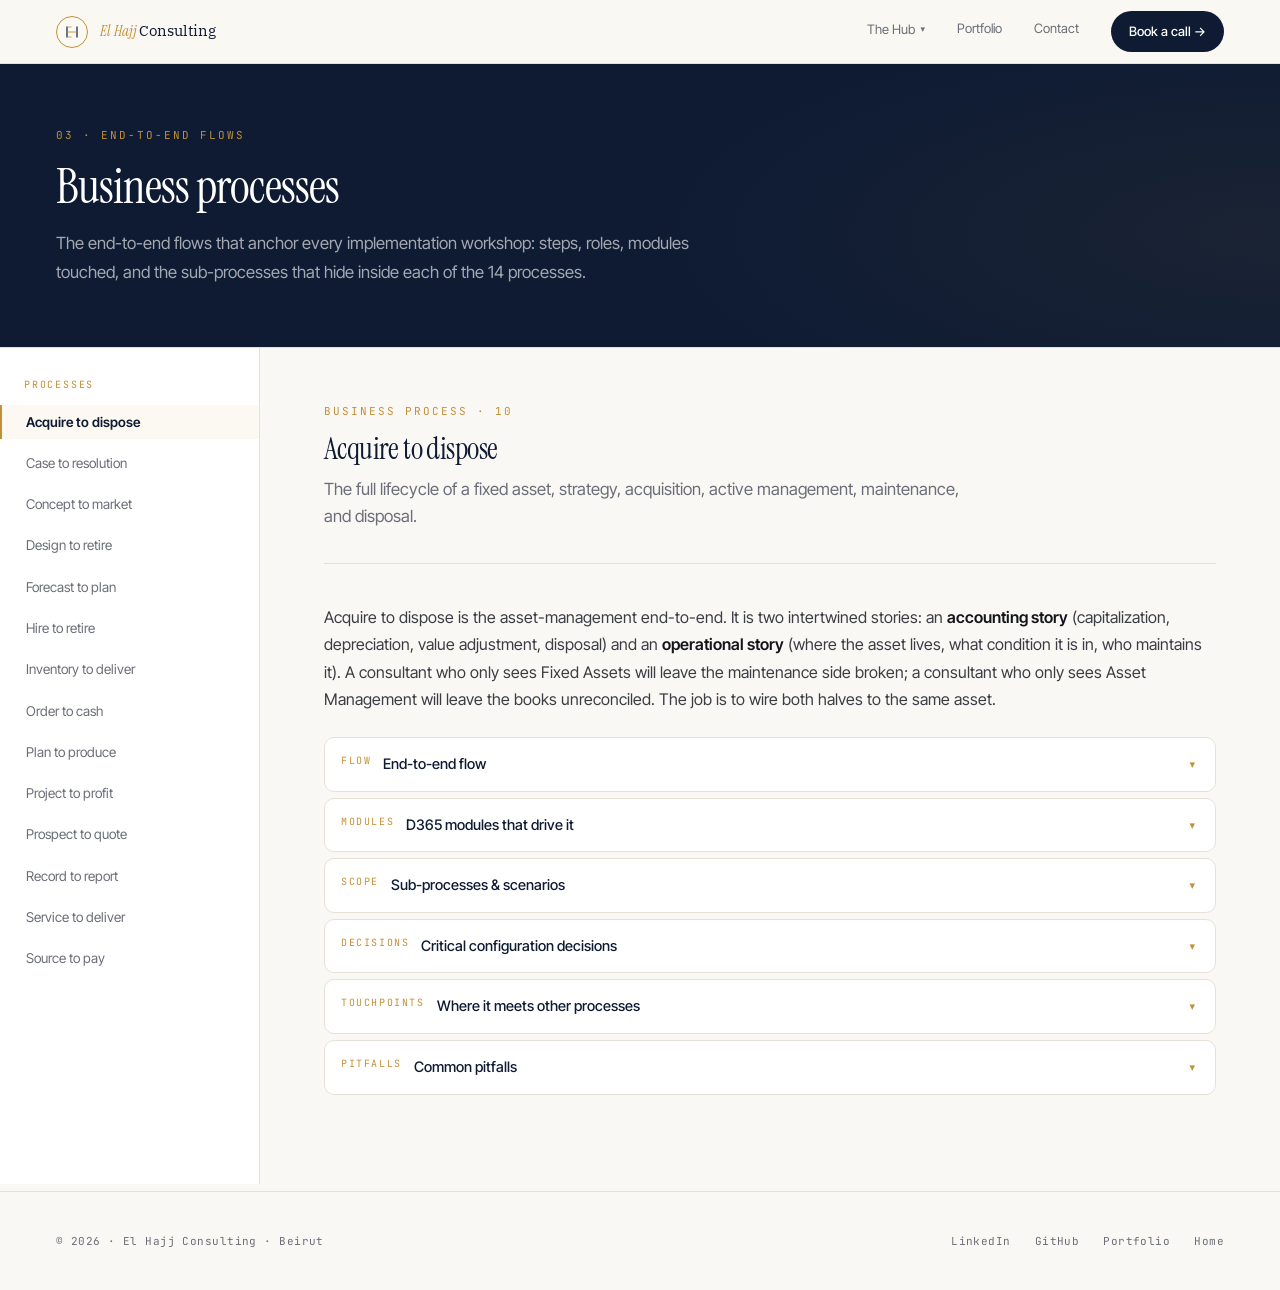
<file: business-processes.html>
<!DOCTYPE html>
<html lang="en">
<head>
<meta charset="UTF-8" />
<meta name="viewport" content="width=device-width, initial-scale=1.0" />
<title>Business Processes</title>
<meta name="description" content="The 14 end-to-end business processes in D365 F&O: steps, modules, scope, and pitfalls for each flow." />
<link rel="icon" href="/favicon.svg" type="image/svg+xml" />
<link rel="icon" href="/favicon-32.png" sizes="32x32" type="image/png" />
<link rel="apple-touch-icon" href="/apple-touch-icon.png" />
<link rel="canonical" href="https://elhajjconsulting.com/business-processes.html" />
<meta property="og:type" content="article" />
<meta property="og:site_name" content="El Hajj Consulting" />
<meta property="og:url" content="https://elhajjconsulting.com/business-processes.html" />
<meta property="og:title" content="Business Processes" />
<meta property="og:description" content="The 14 end-to-end business processes in D365 F&O: steps, modules, scope, and pitfalls for each flow." />
<meta property="og:image" content="https://elhajjconsulting.com/assets/images/og-image.png" />
<meta property="og:image:width" content="1200" />
<meta property="og:image:height" content="630" />
<link rel="preconnect" href="https://fonts.googleapis.com">
<link rel="preconnect" href="https://fonts.gstatic.com" crossorigin>
<link rel="stylesheet" href="assets/css/redesign.css" />
<link rel="stylesheet" href="assets/css/hub.css" />
</head>
<body>

<header class="rd-header">
  <div class="rd-header__inner">
    <a href="index.html" class="rd-header__brand">
      <span class="rd-header__mark">
        <svg width="18" height="18" viewBox="0 0 36 36" fill="none" aria-hidden="true">
          <path d="M 8 8 L 8 28"  stroke="#0E1B33" stroke-width="2.4" stroke-linecap="square"/>
          <path d="M 28 8 L 28 28" stroke="#0E1B33" stroke-width="2.4" stroke-linecap="square"/>
          <line x1="8" y1="8"  x2="17" y2="8"  stroke="#C29036" stroke-width="1.6"/>
          <line x1="8" y1="28" x2="17" y2="28" stroke="#C29036" stroke-width="1.6"/>
          <line x1="8" y1="18" x2="28" y2="18" stroke="#C29036" stroke-width="1.8"/>
        </svg>
      </span>
      <span class="rd-header__name"><em>El Hajj</em><span class="rd-header__name-suffix"> Consulting</span></span>
    </a>
    <nav aria-label="Primary">
      <ul class="rd-header__nav">
        <li class="rd-nav-dropdown">
          <button class="rd-nav-dropdown__btn" aria-expanded="false" aria-haspopup="true">
            The Hub <span class="rd-nav-dropdown__caret">▾</span>
          </button>
          <div class="rd-nav-dropdown__menu" role="menu">
            <a href="consulting.html" class="rd-nav-dropdown__link">Overview</a>
            <div class="rd-nav-dropdown__divider"></div>
            <a href="lifecycle.html" class="rd-nav-dropdown__link">ERP Lifecycle</a>
            <a href="modules.html" class="rd-nav-dropdown__link">Modules</a>
            <a href="business-processes.html" class="rd-nav-dropdown__link is-active">Business Processes</a>
            <a href="accounting.html" class="rd-nav-dropdown__link">Accounting</a>
            <a href="ai.html" class="rd-nav-dropdown__link">AI in D365</a>
            <a href="customizations.html" class="rd-nav-dropdown__link">Customizations &amp; Integrations</a>
            <a href="advanced.html" class="rd-nav-dropdown__link">Advanced Features</a>
          </div>
        </li>
        <li><a href="portfolio.html">Portfolio</a></li>
        <li><a href="index.html#contact">Contact</a></li>
      </ul>
    </nav>
    <a href="mailto:Joe1437@outlook.com" class="rd-header__cta">Book a call →</a>
  </div>
</header>

<section class="hub-hero">
  <div class="hub-hero__inner">
    <div class="rd-rise">
      <span class="hub-hero__eyebrow">03 · End-to-end flows</span>
      <h1 class="hub-hero__title">Business processes</h1>
      <p class="hub-hero__lead">The end-to-end flows that anchor every implementation workshop: steps, roles, modules touched, and the sub-processes that hide inside each of the 14 processes.</p>
    </div>
  </div>
</section>

<div class="workspace-outer" data-workspace>
  <div class="workspace">

    <aside class="workspace__sidebar" aria-label="Business processes">
      <button class="workspace__sidebar-toggle" type="button" aria-expanded="false" data-toggle-label="Process · Tap to switch">
        <span class="workspace__sidebar-current">Browse processes</span>
      </button>
      <div class="workspace__sidebar-body">
        <p class="workspace__sidebar-title">Processes</p>
        <ul class="workspace__nav rd-stagger">
          <li><a class="workspace__nav-link" data-item-link="acquire-to-dispose" href="#acquire-to-dispose">Acquire to dispose</a></li>
          <li><a class="workspace__nav-link" data-item-link="case-to-resolution" href="#case-to-resolution">Case to resolution</a></li>
          <li><a class="workspace__nav-link" data-item-link="concept-to-market" href="#concept-to-market">Concept to market</a></li>
          <li><a class="workspace__nav-link" data-item-link="design-to-retire" href="#design-to-retire">Design to retire</a></li>
          <li><a class="workspace__nav-link" data-item-link="forecast-to-plan" href="#forecast-to-plan">Forecast to plan</a></li>
          <li><a class="workspace__nav-link" data-item-link="hire-to-retire" href="#hire-to-retire">Hire to retire</a></li>
          <li><a class="workspace__nav-link" data-item-link="inventory-to-deliver" href="#inventory-to-deliver">Inventory to deliver</a></li>
          <li><a class="workspace__nav-link" data-item-link="order-to-cash" href="#order-to-cash">Order to cash</a></li>
          <li><a class="workspace__nav-link" data-item-link="plan-to-produce" href="#plan-to-produce">Plan to produce</a></li>
          <li><a class="workspace__nav-link" data-item-link="project-to-profit" href="#project-to-profit">Project to profit</a></li>
          <li><a class="workspace__nav-link" data-item-link="prospect-to-quote" href="#prospect-to-quote">Prospect to quote</a></li>
          <li><a class="workspace__nav-link" data-item-link="record-to-report" href="#record-to-report">Record to report</a></li>
          <li><a class="workspace__nav-link" data-item-link="service-to-deliver" href="#service-to-deliver">Service to deliver</a></li>
          <li><a class="workspace__nav-link" data-item-link="source-to-pay" href="#source-to-pay">Source to pay</a></li>
        </ul>
      </div>
    </aside>

    <main class="workspace__main">

      <!-- ============== Acquire to dispose ============== -->
      <article class="item-pane" data-item-pane="acquire-to-dispose">
        <header class="item-pane__header">
          <span class="item-pane__eyebrow">Business process · 10</span>
          <h2 class="item-pane__title">Acquire to dispose</h2>
          <p class="item-pane__lead">The full lifecycle of a fixed asset, strategy, acquisition, active management, maintenance, and disposal.</p>
        </header>

        <p>Acquire to dispose is the asset-management end-to-end. It is two intertwined stories: an <strong>accounting story</strong> (capitalization, depreciation, value adjustment, disposal) and an <strong>operational story</strong> (where the asset lives, what condition it is in, who maintains it). A consultant who only sees Fixed Assets will leave the maintenance side broken; a consultant who only sees Asset Management will leave the books unreconciled. The job is to wire both halves to the same asset.</p>

        <div class="topics">

          <details class="topic">
            <summary><span class="topic__eyebrow">Flow</span>End-to-end flow</summary>
            <div class="topic__body">
              <ol>
                <li><strong>Define asset strategy and policies</strong>, build vs. buy vs. lease, capitalization threshold, depreciation methods, lease classification (ASC 842 / IFRS 16).</li>
                <li><strong>Acquire</strong>, RFQ, requisition, PO, P-card, project (CIP), or manual. Receipt and capitalization.</li>
                <li><strong>Manage active assets</strong>, depreciate, revalue, write-up / write-down, transfer, insure, tag, inventory.</li>
                <li><strong>Maintain and repair</strong>, preventive and corrective maintenance, in-house or third-party, work orders.</li>
                <li><strong>Retire and dispose</strong>, sale, scrap, replace, decommission, write-off.</li>
                <li><strong>Analyze</strong>, asset value, depreciation, condition, lease liabilities, maintenance cost.</li>
              </ol>
            </div>
          </details>

          <details class="topic">
            <summary><span class="topic__eyebrow">Modules</span>D365 modules that drive it</summary>
            <div class="topic__body">
              <ul>
                <li><a href="modules.html#fixed-assets">Fixed Assets</a>, the accounting asset record, books, depreciation profiles, acquisitions / adjustments / disposals.</li>
                <li><a href="modules.html#asset-management">Asset Management</a>, the operational asset (functional location, asset BOM, work orders, maintenance plans).</li>
                <li><a href="modules.html#procurement-sourcing">Procurement &amp; Sourcing</a>, PO-based acquisition.</li>
                <li><a href="modules.html#accounts-payable">Accounts Payable</a>, vendor invoice for asset acquisition / lease.</li>
                <li><a href="modules.html#project-mgmt-accounting">Project Management &amp; Accounting</a>, CIP for self-built assets.</li>
                <li><a href="modules.html#general-ledger">General Ledger</a>, capitalization, depreciation, gain/loss postings.</li>
              </ul>
            </div>
          </details>

          <details class="topic">
            <summary><span class="topic__eyebrow">Scope</span>Sub-processes &amp; scenarios</summary>
            <div class="topic__body">
              <h4>Define asset strategy (10.05)</h4>
              <p>Build, buy, lease, develop. Capitalization threshold ($ amount and policy), depreciation methods, lease classification rules, maintenance guidelines.</p>
              <h4>Acquire assets (10.20)</h4>
              <p>Sourcing path, RFQ, requisition, PO, P-card, internal project (CIP). Asset types, high-value tangible, low-value, intellectual property, trademarks, land. Budgeted vs. unbudgeted; budget approach (top-down, bottom-up, zero-based).</p>
              <h4>Manage active assets (10.30)</h4>
              <p>Depreciation, revaluation, write-up/down, value correction. Lease scenarios, accrue, pay, amortize liability, record expense. CIP capitalization. Tagging, inventory, insurance, transfer.</p>
              <h4>Maintain and repair (10.50)</h4>
              <p>Scheduled vs. unplanned. Internal (local, remote, traveling) vs. third-party. Asset Management module integration with Inventory and Procurement for spare parts.</p>
              <h4>Retire and dispose (10.60)</h4>
              <p>Sell (via AR free-text invoice with proceeds posting), scrap, replace, decommission. Each has a different gain/loss footprint.</p>
              <h4>Analyze (10.70)</h4>
              <p>Inventory value, depreciation runs, asset condition, lease liability schedule, maintenance cost per asset.</p>
            </div>
          </details>

          <details class="topic">
            <summary><span class="topic__eyebrow">Decisions</span>Critical configuration decisions</summary>
            <div class="topic__body">
              <ul>
                <li><strong>How many books?</strong> One per valuation purpose (corporate book, tax book, IFRS, local statutory). Get this wrong and you can't unwind it without history rebuild.</li>
                <li><strong>Posting layer per book.</strong> Current, operations, tax, drives whether the book hits the GL or sits parallel.</li>
                <li><strong>Depreciation profile choice.</strong> Straight-line, reducing balance, manual, factor, and on what convention (half-year, full month, daily).</li>
                <li><strong>Acquisition path standard.</strong> Pick the dominant flow (PO-based, project-based, manual) and document it. Mixing all three without a primary leads to inconsistent capitalization decisions.</li>
                <li><strong>Asset Management vs. Fixed Assets sync.</strong> Decide whether the operational asset record and the accounting asset record share an identifier and how creation propagates.</li>
                <li><strong>Lease accounting module.</strong> ASC 842 / IFRS 16 lease accounting is its own subsystem within Fixed Assets, confirm in scope or deferred.</li>
              </ul>
            </div>
          </details>

          <details class="topic">
            <summary><span class="topic__eyebrow">Touchpoints</span>Where it meets other processes</summary>
            <div class="topic__body">
              <ul>
                <li><strong>Source to pay</strong>, vendor invoice for asset acquisition and lease payments.</li>
                <li><strong>Project to profit</strong>, CIP capitalization for self-constructed assets.</li>
                <li><strong>Record to report</strong>, depreciation accrual, gain/loss on disposal, year-end roll-forward.</li>
                <li><strong>Inventory to deliver</strong>, spare parts on work orders.</li>
                <li><strong>Hire to retire</strong>, workers operating and maintaining the asset.</li>
              </ul>
            </div>
          </details>

          <details class="topic">
            <summary><span class="topic__eyebrow">Pitfalls</span>Common pitfalls</summary>
            <div class="topic__body">
              <ul>
                <li><strong>Two asset masters that don't reconcile.</strong> If FA has 850 assets and Asset Management has 1,200 functional locations, finance and operations will report different numbers forever.</li>
                <li><strong>Wrong capitalization threshold.</strong> Too low and the FA register fills with $300 chairs; too high and material assets are expensed. Confirm with auditor.</li>
                <li><strong>CIP that never closes.</strong> Projects ageing as CIP for years because no one runs the eliminate / capitalize step.</li>
                <li><strong>Disposal accounting flubs.</strong> Selling for less than NBV creates a loss; check the journal in UAT, not after go-live.</li>
                <li><strong>Lease accounting underestimated.</strong> ASC 842 / IFRS 16 is a project of its own, don't budget it as "configure a few fields."</li>
              </ul>
            </div>
          </details>

        </div>
      </article>

      <!-- ============== Case to resolution ============== -->
      <article class="item-pane" data-item-pane="case-to-resolution">
        <header class="item-pane__header">
          <span class="item-pane__eyebrow">Business process · 20</span>
          <h2 class="item-pane__title">Case to resolution</h2>
          <p class="item-pane__lead">Customer-service operations, knowledge, intake, working cases, resolution, and analysis.</p>
        </header>

        <p>Case to resolution lives mostly outside F&amp;O proper, it sits in <strong>Dynamics 365 Customer Service</strong> on Dataverse. For an F&amp;O consultant, the process matters because cases <strong>cross over</strong> into invoices, returns, warranty claims, field service work orders, and credit memos. The integration boundary is where the F&amp;O consultant earns their keep.</p>

        <div class="topics">

          <details class="topic">
            <summary><span class="topic__eyebrow">Flow</span>End-to-end flow</summary>
            <div class="topic__body">
              <ol>
                <li><strong>Establish a knowledge base</strong>, articles, lifecycle, approval workflow.</li>
                <li><strong>Define service operations</strong>, channels, tiers (L1/L2/L3), SLAs, agent assignment rules.</li>
                <li><strong>Intake cases</strong>, manual, portal, email-to-case, chatbot, IoT, omnichannel routing.</li>
                <li><strong>Manage and work on cases</strong>, assign, investigate, escalate, link to KB, resolve.</li>
                <li><strong>Analyze case performance</strong>, SLA compliance, CSAT, first-contact resolution, agent productivity.</li>
              </ol>
            </div>
          </details>

          <details class="topic">
            <summary><span class="topic__eyebrow">Modules</span>D365 modules that drive it</summary>
            <div class="topic__body">
              <ul>
                <li><strong>Dynamics 365 Customer Service</strong> (Dataverse), primary system. Cases, knowledge, omnichannel, queues, routing.</li>
                <li><strong>Dynamics 365 Field Service</strong>, when cases trigger on-site work.</li>
                <li><a href="modules.html#service-management">Service Management</a> in F&amp;O, for service order / depot scenarios that stay in F&amp;O.</li>
                <li><a href="modules.html#accounts-receivable">Accounts Receivable</a>, credit memos and refunds tied to cases.</li>
                <li><a href="modules.html#sales-marketing">Sales &amp; Marketing</a>, return material authorizations (RMAs) and customer communications.</li>
              </ul>
            </div>
          </details>

          <details class="topic">
            <summary><span class="topic__eyebrow">Scope</span>Sub-processes &amp; scenarios</summary>
            <div class="topic__body">
              <h4>Establish a knowledge base (20.10)</h4>
              <p>Internal (agent-facing), external (self-service), AI-suggested. Lifecycle (draft → approved → published → retired), translation, version control, feedback ratings.</p>
              <h4>Service operations (20.20)</h4>
              <p>Channels, chat, voice, email, social. Tiered support, agent scripting, escalation, follow-the-sun, 24/7. Telephony / contact center integration, omnichannel routing.</p>
              <h4>Case intake (20.30)</h4>
              <p>Manual creation, portal submission, email-to-case automation, chatbot escalation, IoT or system-generated cases.</p>
              <h4>Manage cases (20.40)</h4>
              <p>Routing, prioritization, SLA enforcement, agent ownership and reassignment. Field service handoff for on-site work.</p>
              <h4>Analyze (20.60)</h4>
              <p>SLA compliance, CSAT, first-contact resolution, response and resolution time, agent productivity.</p>
            </div>
          </details>

          <details class="topic">
            <summary><span class="topic__eyebrow">Decisions</span>Critical configuration decisions</summary>
            <div class="topic__body">
              <ul>
                <li><strong>System of record.</strong> Customer Service (Dataverse) for the case, F&amp;O for the customer / order / invoice. Confirm where customer master is mastered and how it syncs.</li>
                <li><strong>Routing model.</strong> Skill-based, queue-based, round-robin, or unified routing, informs how agents are configured.</li>
                <li><strong>SLA design.</strong> Response vs. resolution, business calendar vs. 24/7, pause-on-hold rules. SLAs without business calendars give weekend penalties for nothing.</li>
                <li><strong>Knowledge approval.</strong> Who can publish? Single approver, peer review, formal review board.</li>
                <li><strong>Channel scope.</strong> Email + portal first; chat, voice, social are each separate projects.</li>
                <li><strong>Copilot / AI.</strong> Suggested articles, summary generation, separate licensing and governance call.</li>
              </ul>
            </div>
          </details>

          <details class="topic">
            <summary><span class="topic__eyebrow">Touchpoints</span>Where it meets other processes</summary>
            <div class="topic__body">
              <ul>
                <li><strong>Service to deliver</strong>, case escalates to a field service work order.</li>
                <li><strong>Order to cash</strong>, case results in a return, RMA, credit memo, or refund.</li>
                <li><strong>Design to retire</strong>, case feedback informs product issues and engineering changes.</li>
                <li><strong>Hire to retire</strong>, internal employee service (HR helpdesk) is the same case mechanic for a different audience.</li>
              </ul>
            </div>
          </details>

          <details class="topic">
            <summary><span class="topic__eyebrow">Pitfalls</span>Common pitfalls</summary>
            <div class="topic__body">
              <ul>
                <li><strong>Treating Customer Service as a sub-module of F&amp;O.</strong> It isn't. It's a separate Dataverse-based product with its own implementation discipline.</li>
                <li><strong>Customer master in two places without sync rules.</strong> Cases on a customer that doesn't exist in F&amp;O = broken refund flow.</li>
                <li><strong>Knowledge base launched empty.</strong> You need 20–50 articles at go-live or agents won't trust the tool.</li>
                <li><strong>SLA targets that aren't measurable.</strong> "Resolve quickly" is not an SLA. Hours, on a calendar, against named priorities.</li>
                <li><strong>Forgetting CTI on day 1.</strong> If the contact center is voice-first, omnichannel-voice integration is core scope, not a stretch goal.</li>
              </ul>
            </div>
          </details>

        </div>
      </article>

      <!-- ============== Concept to market ============== -->
      <article class="item-pane" data-item-pane="concept-to-market">
        <header class="item-pane__header">
          <span class="item-pane__eyebrow">Business process · 30</span>
          <h2 class="item-pane__title">Concept to market</h2>
          <p class="item-pane__lead">Marketing strategy, offering development, campaigns, and analysis, turning a concept into demand the sales team can close.</p>
        </header>

        <p>Concept to market is the marketing-side end-to-end. Like Case to resolution, this lives largely outside F&amp;O, it is delivered by <strong>Dynamics 365 Customer Insights, Journeys</strong> (the marketing app, formerly Marketing) and <strong>Customer Insights, Data</strong> (the CDP). For an F&amp;O consultant, the relevance is the data hand-off: campaigns generate leads, leads become opportunities, opportunities become quotes, quotes become sales orders. The clean flow of master data (customers, products, prices) into and back out of the marketing system is what you own.</p>

        <div class="topics">

          <details class="topic">
            <summary><span class="topic__eyebrow">Flow</span>End-to-end flow</summary>
            <div class="topic__body">
              <ol>
                <li><strong>Develop marketing strategy</strong>, brand, segmentation, channels, customer journey.</li>
                <li><strong>Research and develop offerings</strong>, VoC, competitive analysis, concept testing.</li>
                <li><strong>Manage service offerings</strong>, catalog, pricing, bundling, subscription models.</li>
                <li><strong>Prepare campaigns</strong>, content, audience, approval, schedule.</li>
                <li><strong>Manage campaigns</strong>, execute across email, social, advertising; track engagement.</li>
                <li><strong>Analyze marketing operations</strong>, conversion, engagement, ROI.</li>
              </ol>
            </div>
          </details>

          <details class="topic">
            <summary><span class="topic__eyebrow">Modules</span>D365 modules that drive it</summary>
            <div class="topic__body">
              <ul>
                <li><strong>Dynamics 365 Customer Insights, Journeys</strong> (Dataverse), campaigns, journeys, real-time / outbound marketing.</li>
                <li><strong>Dynamics 365 Customer Insights, Data</strong>, unified customer profile, segmentation.</li>
                <li><strong>Dynamics 365 Sales</strong> (Dataverse), leads / opportunities downstream of campaigns.</li>
                <li><a href="modules.html#sales-marketing">Sales &amp; Marketing</a> in F&amp;O, light marketing for organizations that don't deploy the Dataverse marketing app.</li>
                <li><a href="modules.html#pim">Product Information Management</a>, products / offerings synced as catalog items.</li>
                <li><a href="modules.html#retail-commerce">Retail &amp; Commerce</a>, when offerings include POS-driven channels.</li>
              </ul>
            </div>
          </details>

          <details class="topic">
            <summary><span class="topic__eyebrow">Scope</span>Sub-processes &amp; scenarios</summary>
            <div class="topic__body">
              <h4>Develop marketing strategy (30.05)</h4>
              <p>Brand strategy, product launch planning, segmentation, omnichannel alignment, customer journey mapping. Compliance, GDPR, CCPA, accessibility, consent.</p>
              <h4>Research and develop offerings (30.15)</h4>
              <p>VoC programs, competitive analysis, concept testing, co-creation. R&amp;D collaboration, customer research apps.</p>
              <h4>Manage service offerings (30.25)</h4>
              <p>Catalog, bundling, pricing strategies, subscription / usage-based models. Integration with Commerce or Supply Chain for product release.</p>
              <h4>Prepare campaigns (30.35)</h4>
              <p>Goals, audiences, content (Designer, Clipchamp), approval, scheduling.</p>
              <h4>Manage campaigns (30.45)</h4>
              <p>Execution, channel mix (email, social, ads), engagement tracking.</p>
              <h4>Analyze (30.55)</h4>
              <p>Conversion, engagement, ROI, attribution. Power BI, Clarity for behavioral analytics.</p>
            </div>
          </details>

          <details class="topic">
            <summary><span class="topic__eyebrow">Decisions</span>Critical configuration decisions</summary>
            <div class="topic__body">
              <ul>
                <li><strong>Marketing platform choice.</strong> F&amp;O Sales &amp; Marketing module (limited) vs. Customer Insights, Journeys (full). For real marketing, only Journeys is viable.</li>
                <li><strong>Customer master.</strong> Where does the contact / lead originate, and where does it get enriched? Dataverse, Customer Insights, F&amp;O, all three? Define the ownership matrix.</li>
                <li><strong>Consent and preference management.</strong> GDPR / CCPA require auditable consent. Decide: where is consent stored, who can reverse it?</li>
                <li><strong>Lead-to-opportunity handoff.</strong> What qualifies a lead as sales-ready? Score threshold, manual qualification, hybrid.</li>
                <li><strong>Product / offering sync.</strong> Static catalog vs. real-time pricing, drives integration architecture.</li>
              </ul>
            </div>
          </details>

          <details class="topic">
            <summary><span class="topic__eyebrow">Touchpoints</span>Where it meets other processes</summary>
            <div class="topic__body">
              <ul>
                <li><strong>Prospect to quote</strong>, campaigns generate leads that become opportunities.</li>
                <li><strong>Order to cash</strong>, qualified opportunities become sales orders.</li>
                <li><strong>Design to retire</strong>, product offerings flow from PIM to the marketing catalog.</li>
                <li><strong>Case to resolution</strong>, customer feedback from cases informs marketing positioning.</li>
              </ul>
            </div>
          </details>

          <details class="topic">
            <summary><span class="topic__eyebrow">Pitfalls</span>Common pitfalls</summary>
            <div class="topic__body">
              <ul>
                <li><strong>Underestimating Journeys.</strong> Implementation is its own project, content, journey design, deliverability, consent, suppression rules, A/B testing.</li>
                <li><strong>Treating F&amp;O Sales &amp; Marketing as &ldquo;close enough.&rdquo;</strong> It is fine for very basic outreach. It is not a marketing automation platform.</li>
                <li><strong>Lead enrichment ignored.</strong> Leads come in dirty. If you don't define enrichment rules, sales rejects 60% as garbage.</li>
                <li><strong>No closed-loop reporting.</strong> Marketing claims credit for revenue; sales claims credit for the same revenue. Decide attribution model up front.</li>
              </ul>
            </div>
          </details>

        </div>
      </article>

      <!-- ============== Design to retire ============== -->
      <article class="item-pane" data-item-pane="design-to-retire">
        <header class="item-pane__header">
          <span class="item-pane__eyebrow">Business process · 40</span>
          <h2 class="item-pane__title">Design to retire</h2>
          <p class="item-pane__lead">The product master lifecycle, from product strategy through introduction, active management, and retirement.</p>
        </header>

        <p>Design to retire owns the product master, which is the data backbone of every other process. Get this wrong and you have wrong inventory, wrong COGS, wrong tax, wrong sales pricing, wrong replenishment. The decisions you make in this process, product type, dimension groups, item model groups, costing methodology, category hierarchy, are <strong>extremely difficult to change after go-live</strong>. Spend time here in the requirements stage.</p>

        <div class="topics">

          <details class="topic">
            <summary><span class="topic__eyebrow">Flow</span>End-to-end flow</summary>
            <div class="topic__body">
              <ol>
                <li><strong>Develop product strategy</strong>, product types, stocking policies, costing methodology, categorization.</li>
                <li><strong>Introduce products</strong>, define the master, variants, BOMs / formulas, release to legal entities.</li>
                <li><strong>Manage active products</strong>, engineering changes, BOM versions, attribute updates, vendor changes.</li>
                <li><strong>Retire products</strong>, block further sale / purchase, exhaust inventory, clean up master data.</li>
                <li><strong>Analyze product performance</strong>, sales, margin, inventory turns, returns, lifecycle stage.</li>
              </ol>
            </div>
          </details>

          <details class="topic">
            <summary><span class="topic__eyebrow">Modules</span>D365 modules that drive it</summary>
            <div class="topic__body">
              <ul>
                <li><a href="modules.html#pim">Product Information Management</a>, the master itself (shared product, released product, variants, dimensions, attributes, categories).</li>
                <li><a href="modules.html#cost-management">Cost Management</a>, costing methodology, item model groups, cost groups, cost versions.</li>
                <li><a href="modules.html#production-control">Production Control</a>, BOMs, formulas, routes, resources.</li>
                <li><a href="modules.html#inventory-management">Inventory Management</a>, storage / tracking dimensions, dimension groups.</li>
                <li><a href="modules.html#tax">Tax</a>, item sales tax groups.</li>
                <li><a href="modules.html#retail-commerce">Retail &amp; Commerce</a>, assortments, retail catalog, navigation hierarchy.</li>
              </ul>
            </div>
          </details>

          <details class="topic">
            <summary><span class="topic__eyebrow">Scope</span>Sub-processes &amp; scenarios</summary>
            <div class="topic__body">
              <h4>Develop product strategy (40.10)</h4>
              <p>Tangible vs. service vs. intangible. BOM vs. formula vs. configurable. Dimensions (size, color, style, configuration). Categorization, POS assortments, catalogs (internal, external/vendor, punch-out). Stocking policies, batch, serial, allocation, reservation. Costing methodology (standard, FIFO, weighted average).</p>
              <h4>Introduce products (40.20)</h4>
              <p>Product variants, size, color, style, configuration. BOMs, single-level, multi-level, multi-site, bundles, kits. Formulas, co-products, by-products, scalable, step consumption. Release process to each legal entity.</p>
              <h4>Manage active products (40.50)</h4>
              <p>Engineering change management, BOM versioning, attribute updates, vendor master sync. Lifecycle states (planned, released, active, on hold, retired).</p>
              <h4>Retire products (40.60)</h4>
              <p>Block on sales / purchase / inventory transactions, exhaust on-hand, archive in reporting catalog.</p>
              <h4>Analyze (40.90)</h4>
              <p>Sales by product, gross margin, inventory turns, return rate, ABC analysis, lifecycle stage distribution.</p>
            </div>
          </details>

          <details class="topic">
            <summary><span class="topic__eyebrow">Decisions</span>Critical configuration decisions</summary>
            <div class="topic__body">
              <ul>
                <li><strong>Product subtype.</strong> Item (no variants) vs. product master (with variants). Wrong choice forces a re-master later.</li>
                <li><strong>Dimension groups.</strong> Storage and tracking dimensions are <strong>set per item</strong> and very expensive to change after transactions exist. Decide for the product family, not the SKU.</li>
                <li><strong>Item model group.</strong> Drives costing (standard, FIFO, etc.), physical / financial inventory posting, costing on transfer. The single most consequential field on an item.</li>
                <li><strong>Categorization hierarchy.</strong> One hierarchy per purpose (procurement, sales, retail). Avoid one hierarchy that tries to serve all purposes.</li>
                <li><strong>Number sequence for item ID.</strong> Smart numbers are tempting and almost always regretted. Use a non-meaningful number sequence and let attributes carry the meaning.</li>
                <li><strong>Release process.</strong> Bulk release vs. selective release across legal entities, and the attribute defaults each entity overrides.</li>
              </ul>
            </div>
          </details>

          <details class="topic">
            <summary><span class="topic__eyebrow">Touchpoints</span>Where it meets other processes</summary>
            <div class="topic__body">
              <ul>
                <li><strong>Source to pay</strong>, purchasable items, vendor relationships, procurement category.</li>
                <li><strong>Order to cash</strong>, sellable items, sales price, sales tax group.</li>
                <li><strong>Plan to produce</strong>, manufacturable items with BOMs, formulas, routes.</li>
                <li><strong>Inventory to deliver</strong>, physical attributes drive warehouse handling.</li>
                <li><strong>Concept to market</strong>, products surface as offerings in marketing catalogs.</li>
                <li><strong>Forecast to plan</strong>, demand is per item / variant.</li>
              </ul>
            </div>
          </details>

          <details class="topic">
            <summary><span class="topic__eyebrow">Pitfalls</span>Common pitfalls</summary>
            <div class="topic__body">
              <ul>
                <li><strong>Smart-number item IDs.</strong> "ABC-RED-LARGE-2024", works until the year changes or the supplier changes. Use neutral IDs.</li>
                <li><strong>Variants exploded as separate items.</strong> 500 SKUs that should be one product master with 500 variants. Reporting and planning break.</li>
                <li><strong>Wrong item model group on day 1.</strong> Switching costing methodology after go-live is the most painful re-master in F&amp;O.</li>
                <li><strong>Categories as buckets only.</strong> Without category hierarchy, you lose default account setup, reporting groupings, procurement category controls.</li>
                <li><strong>Retirement without inventory plan.</strong> Items "retired" with 5,000 on hand, the exhaust strategy is half the work.</li>
              </ul>
            </div>
          </details>

        </div>
      </article>

      <!-- ============== Forecast to plan ============== -->
      <article class="item-pane" data-item-pane="forecast-to-plan">
        <header class="item-pane__header">
          <span class="item-pane__eyebrow">Business process · 50</span>
          <h2 class="item-pane__title">Forecast to plan</h2>
          <p class="item-pane__lead">Strategic and operational planning, business strategy, financial planning, S&amp;OP, execution, analysis.</p>
        </header>

        <p>Forecast to plan is the planning lifecycle, taking strategy, demand, and constraints and producing an executable plan for the rest of the business. Within F&amp;O it is delivered primarily via <strong>Master Planning / Planning Optimization</strong>, supplemented by Budgeting, Demand Forecasting, and external S&amp;OP tooling. For most clients, planning is where the company says one thing and does another, the consultant's job is to make the gap visible so it can be closed.</p>

        <div class="topics">

          <details class="topic">
            <summary><span class="topic__eyebrow">Flow</span>End-to-end flow</summary>
            <div class="topic__body">
              <ol>
                <li><strong>Develop business strategy</strong>, long- and short-term planning, market and competitive analysis, ESG.</li>
                <li><strong>Conduct financial planning</strong>, budget, revenue, expense, cash flow forecasting.</li>
                <li><strong>Conduct sales and operations planning</strong>, match demand to supply (make-to-stock, make-to-order, project-centric, product-centric).</li>
                <li><strong>Execute sales and operations</strong>, release plans into procurement, production, inventory, sales.</li>
                <li><strong>Analyze business performance</strong>, variance to plan, KPI dashboards, scenario modeling.</li>
              </ol>
            </div>
          </details>

          <details class="topic">
            <summary><span class="topic__eyebrow">Modules</span>D365 modules that drive it</summary>
            <div class="topic__body">
              <ul>
                <li><a href="modules.html#master-planning">Master Planning</a> &amp; Planning Optimization, MRP / supply planning.</li>
                <li><a href="modules.html#budgeting">Budgeting</a>, financial plans, budget control, register entries.</li>
                <li><strong>Demand Forecasting</strong> (formerly DFM) / Azure ML-based forecasting.</li>
                <li><a href="modules.html#cost-accounting">Cost Accounting</a>, managerial reporting and contribution analysis.</li>
                <li><a href="modules.html#general-ledger">General Ledger</a>, actuals against budget.</li>
                <li><strong>Power BI</strong>, analytical layer for variance, scenario modeling.</li>
                <li>External / partner, most enterprise-grade S&amp;OP runs in a dedicated tool (Anaplan, Kinaxis, o9).</li>
              </ul>
            </div>
          </details>

          <details class="topic">
            <summary><span class="topic__eyebrow">Scope</span>Sub-processes &amp; scenarios</summary>
            <div class="topic__body">
              <h4>Develop business strategy (50.15)</h4>
              <p>Market analysis, competitive analysis, SWOT, strategic goals, long- and short-term planning, risk management, resource allocation. ESG, environmental, social, governance, sustainability reporting.</p>
              <h4>Conduct financial planning (50.55)</h4>
              <p>Forecasting types, budget, revenue, expense, cash flow. Financial risk, investment planning, cost management. Compliance with financial regulations.</p>
              <h4>Conduct S&amp;OP (50.35)</h4>
              <p>Make-to-stock, make-to-order, project-centric, product-centric. Demand consensus, supply alignment, executive review.</p>
              <h4>Execute (50.45)</h4>
              <p>Master plan run, planned order conversion, firming, scheduling release.</p>
              <h4>Analyze (50.65)</h4>
              <p>Plan vs. actual, scenario modeling, KPI tracking, performance review.</p>
            </div>
          </details>

          <details class="topic">
            <summary><span class="topic__eyebrow">Decisions</span>Critical configuration decisions</summary>
            <div class="topic__body">
              <ul>
                <li><strong>Planning Optimization vs. legacy MRP.</strong> Planning Optimization is the strategic direction (off-DB, faster) but with feature gaps for some scenarios. Confirm features in scope.</li>
                <li><strong>Master plan vs. forecast plan vs. dynamic plan.</strong> One per purpose, not one for everything.</li>
                <li><strong>Coverage groups.</strong> Per item, period, requirement, min/max, manual. Drives planned order generation behavior.</li>
                <li><strong>Time fences.</strong> Coverage time fence, freeze time fence, capacity time fence, the discipline buffer between plan and execution.</li>
                <li><strong>Demand forecast input.</strong> Statistical (DF Azure ML), manual, hybrid. Where is demand authored and how is it imported?</li>
                <li><strong>S&amp;OP tooling.</strong> In-F&amp;O budgeting + Power BI vs. external S&amp;OP tool. Be honest with the client about F&amp;O's S&amp;OP limits.</li>
                <li><strong>Budgeting maturity.</strong> Basic register entries (just numbers) vs. budget plans with workflow and Excel integration vs. budget control with active document blocking.</li>
              </ul>
            </div>
          </details>

          <details class="topic">
            <summary><span class="topic__eyebrow">Touchpoints</span>Where it meets other processes</summary>
            <div class="topic__body">
              <ul>
                <li><strong>Source to pay</strong>, planned purchase orders firm into POs.</li>
                <li><strong>Plan to produce</strong>, planned production orders firm into production orders.</li>
                <li><strong>Inventory to deliver</strong>, planned transfer orders firm into transfers.</li>
                <li><strong>Order to cash</strong>, sales forecast feeds demand; ATP feeds quoting.</li>
                <li><strong>Record to report</strong>, budgets feed budget vs. actual reporting.</li>
                <li><strong>Hire to retire</strong>, workforce planning informs labor capacity.</li>
              </ul>
            </div>
          </details>

          <details class="topic">
            <summary><span class="topic__eyebrow">Pitfalls</span>Common pitfalls</summary>
            <div class="topic__body">
              <ul>
                <li><strong>Master planning that takes 6 hours.</strong> Often a sign of bad coverage groups or massive open-order data; Planning Optimization helps but doesn't fix bad input.</li>
                <li><strong>Action messages ignored.</strong> Planners drown in 5,000 messages a day, then ignore all of them. Tune the time fences and the noise.</li>
                <li><strong>Demand forecast disconnected from sales.</strong> Stats forecast in a vacuum; sales has its own spreadsheet. Bring them to one number before go-live.</li>
                <li><strong>Budget control over-engineered.</strong> Blocking POs at $50 over budget breaks operations. Use warning thresholds before hard blocks.</li>
                <li><strong>S&amp;OP claimed but not done.</strong> Many clients say they do S&amp;OP; check whether there is an actual monthly executive consensus meeting.</li>
              </ul>
            </div>
          </details>

        </div>
      </article>

      <!-- ============== Hire to retire ============== -->
      <article class="item-pane" data-item-pane="hire-to-retire">
        <header class="item-pane__header">
          <span class="item-pane__eyebrow">Business process · 55</span>
          <h2 class="item-pane__title">Hire to retire</h2>
          <p class="item-pane__lead">The full HR lifecycle, people strategy, recruitment, performance, time, compensation, offboarding, analytics.</p>
        </header>

        <p>Hire to retire owns the worker master, which feeds payroll, project resourcing, expense, signing limits, security, and approval hierarchies. The historic split between F&amp;O HR and the standalone Talent / Dataverse-HR product caused years of confusion; today most net-new implementations use F&amp;O Human Resources directly. A consultant has to be careful about <strong>scope</strong> here, HR can mean anything from worker records to a full HCM rollout with payroll, learning, benefits, and performance.</p>

        <div class="topics">

          <details class="topic">
            <summary><span class="topic__eyebrow">Flow</span>End-to-end flow</summary>
            <div class="topic__body">
              <ol>
                <li><strong>Develop people strategy</strong>, workforce planning, talent management, succession, diversity.</li>
                <li><strong>Recruit and onboard talent</strong>, sourcing, application tracking, hiring, onboarding tasks.</li>
                <li><strong>Manage workplace compliance</strong>, health &amp; safety, labor laws, anti-discrimination, data protection.</li>
                <li><strong>Manage performance and growth</strong>, reviews, goals, development, learning.</li>
                <li><strong>Manage time and attendance</strong>, clock-in, leave, absence, travel and expense.</li>
                <li><strong>Manage compensation and benefits</strong>, pay structure, bonus cycles, benefit plans.</li>
                <li><strong>Offboard talent</strong>, voluntary, involuntary, retirement.</li>
                <li><strong>Analyze HR</strong>, headcount, turnover, comp, time-to-fill, skills.</li>
              </ol>
            </div>
          </details>

          <details class="topic">
            <summary><span class="topic__eyebrow">Modules</span>D365 modules that drive it</summary>
            <div class="topic__body">
              <ul>
                <li><a href="modules.html#human-resources">Human Resources</a>, worker master, positions, jobs, leave, compensation, benefits.</li>
                <li><a href="modules.html#payroll">Payroll</a>, pay processing (US Payroll feature in F&amp;O); other regions are partner solutions.</li>
                <li><a href="modules.html#expense-management">Expense Management</a>, T&amp;E with worker as filer.</li>
                <li><a href="modules.html#project-mgmt-accounting">Project Management &amp; Accounting</a>, workers as project resources.</li>
                <li><a href="modules.html#org-administration">Organization Administration</a>, positions feed organization hierarchies (signing limit, security).</li>
                <li><a href="modules.html#general-ledger">General Ledger</a>, payroll posting, T&amp;E posting.</li>
              </ul>
            </div>
          </details>

          <details class="topic">
            <summary><span class="topic__eyebrow">Scope</span>Sub-processes &amp; scenarios</summary>
            <div class="topic__body">
              <h4>People strategy (55.05)</h4>
              <p>Workforce planning, talent management, succession, diversity initiatives. Compliance, labor laws, EEO, GDPR.</p>
              <h4>Recruit &amp; onboard (55.10)</h4>
              <p>Sourcing, postings, agencies, referrals, campus. Worker types, full-time, part-time, intern, contractor. Planned / budgeted vs. unplanned positions. Background checks, onboarding workflows.</p>
              <h4>Workplace compliance (55.30)</h4>
              <p>Health and safety, labor laws, anti-discrimination, data protection. Code of conduct, disciplinary procedures, whistleblower policy.</p>
              <h4>Performance and growth (55.40)</h4>
              <p>Annual / quarterly reviews, 360 feedback, goal setting, performance improvement plans, training.</p>
              <h4>Time and attendance (55.50)</h4>
              <p>Clock-in scenarios, leave plans and accruals, absence management, travel and expense (mobile capture, credit card import, mileage, per diems).</p>
              <h4>Compensation and benefits (55.70)</h4>
              <p>Compensation plans (fixed, variable, equity), benefit plans, comp cycles, taxes, deductions.</p>
              <h4>Offboard (55.80)</h4>
              <p>Voluntary, involuntary, retirement. Asset return, access revocation, exit interview, final pay.</p>
              <h4>Analyze (55.90)</h4>
              <p>Headcount, turnover, time-to-fill, comp ratio, training completion, diversity metrics.</p>
            </div>
          </details>

          <details class="topic">
            <summary><span class="topic__eyebrow">Decisions</span>Critical configuration decisions</summary>
            <div class="topic__body">
              <ul>
                <li><strong>Position management on or off.</strong> If positions matter (signing limits, headcount control, budgeting), turn on rigorous position management. If not, workers without positions is simpler.</li>
                <li><strong>Worker types.</strong> Employee, contractor, does the client model contractors as workers (for project resourcing) or as vendors only?</li>
                <li><strong>Payroll path.</strong> F&amp;O native payroll (US-only feature), partner integrated, or fully outsourced. The integration model is one of the biggest decisions in any HR project.</li>
                <li><strong>Leave plans.</strong> Accrual rules, front-loaded, monthly, by service. Carry-over, max accrual, payout-on-termination.</li>
                <li><strong>Time-tracking integration.</strong> Worker time → expense / project / payroll, pick one source of truth per dimension.</li>
                <li><strong>Comp visibility.</strong> Who can see what, comp data is sensitive. XDS / role design needs careful work.</li>
              </ul>
            </div>
          </details>

          <details class="topic">
            <summary><span class="topic__eyebrow">Touchpoints</span>Where it meets other processes</summary>
            <div class="topic__body">
              <ul>
                <li><strong>Project to profit</strong>, workers are project resources; hours feed project transactions.</li>
                <li><strong>Source to pay</strong>, T&amp;E posts to AP; contractor invoices via vendor.</li>
                <li><strong>Record to report</strong>, payroll accruals, comp expense, headcount budget.</li>
                <li><strong>Acquire to dispose</strong>, workers operate and maintain assets.</li>
                <li><strong>System administration</strong>, workers are users; positions drive role assignment via org hierarchies.</li>
              </ul>
            </div>
          </details>

          <details class="topic">
            <summary><span class="topic__eyebrow">Pitfalls</span>Common pitfalls</summary>
            <div class="topic__body">
              <ul>
                <li><strong>Scope creep into HCM.</strong> A "core HR" project becomes payroll + benefits + learning + performance because everyone gets excited. Hold the line.</li>
                <li><strong>Position vs. job confusion.</strong> Job is the type of work; position is a slot held by a worker. Stakeholders frequently use the words interchangeably and design suffers.</li>
                <li><strong>Effective dates ignored.</strong> Worker, position, and compensation are date-effective. Implementation teams that ignore date discipline produce broken history.</li>
                <li><strong>Payroll integration as an afterthought.</strong> Payroll cut-over deserves its own dress rehearsal, a wrong first paycheck is the most public possible go-live failure.</li>
                <li><strong>Dataverse HR confusion.</strong> Old project plans referencing "Talent" or "Dataverse HR", confirm current Microsoft direction (F&amp;O HR is the strategic product) before designing.</li>
              </ul>
            </div>
          </details>

        </div>
      </article>

      <!-- ============== Inventory to deliver ============== -->
      <article class="item-pane" data-item-pane="inventory-to-deliver">
        <header class="item-pane__header">
          <span class="item-pane__eyebrow">Business process · 60</span>
          <h2 class="item-pane__title">Inventory to deliver</h2>
          <p class="item-pane__lead">Warehouse and inventory operations, receiving, putaway, picking, packing, shipping, counting, transportation.</p>
        </header>

        <p>Inventory to deliver is the physical-flow end-to-end. It is also the process where the largest single design decision in F&amp;O lives: <strong>basic warehousing vs. advanced WMS</strong>. The two paths look superficially similar but have fundamentally different data models, master data, and execution mechanics. Once you've moved transactions in one model you cannot trivially flip, confirm the choice during requirements, not later.</p>

        <div class="topics">

          <details class="topic">
            <summary><span class="topic__eyebrow">Flow</span>End-to-end flow</summary>
            <div class="topic__body">
              <ol>
                <li><strong>Manage warehouse operations</strong>, design (sites, warehouses, locations), workforce, mobility.</li>
                <li><strong>Maintain inventory levels</strong>, counting, transfers, reservations, replenishment.</li>
                <li><strong>Process inbound goods</strong>, PO receipt, putaway, quality check, return-to-vendor.</li>
                <li><strong>Process outbound goods</strong>, picking, packing, loading, shipping confirmation.</li>
                <li><strong>Manage inventory quality</strong>, quality orders, blocked stock, non-conformance.</li>
                <li><strong>Manage freight and transportation</strong>, carriers, rates, route planning, freight reconciliation.</li>
                <li><strong>Analyze warehouse operations</strong>, throughput, accuracy, cycle count variance, picking productivity.</li>
              </ol>
            </div>
          </details>

          <details class="topic">
            <summary><span class="topic__eyebrow">Modules</span>D365 modules that drive it</summary>
            <div class="topic__body">
              <ul>
                <li><a href="modules.html#inventory-management">Inventory Management</a>, basic warehousing, journals, on-hand.</li>
                <li><a href="modules.html#warehouse-management">Warehouse Management</a>, advanced WMS, work, waves, mobile.</li>
                <li><a href="modules.html#transportation">Transportation Management</a>, carriers, rates, loads, route planning.</li>
                <li><a href="modules.html#cost-management">Cost Management</a>, inventory valuation and cost flow.</li>
                <li><a href="modules.html#landed-cost">Landed Cost</a>, when imports add freight / duty / insurance into cost.</li>
                <li><a href="modules.html#procurement-sourcing">Procurement &amp; Sourcing</a>, inbound product receipt.</li>
                <li><a href="modules.html#accounts-receivable">Accounts Receivable</a> &amp; <a href="modules.html#sales-marketing">Sales</a>, outbound shipment confirmation.</li>
              </ul>
            </div>
          </details>

          <details class="topic">
            <summary><span class="topic__eyebrow">Scope</span>Sub-processes &amp; scenarios</summary>
            <div class="topic__body">
              <h4>Manage warehouse operations (60.10)</h4>
              <p>Warehouse architecture, location profiles and formats, work users, mobile device menus, label printers. Distribution network document is a prerequisite.</p>
              <h4>Maintain inventory levels (60.20)</h4>
              <p>Inventory journals, counting, movement, profit/loss, transfer, BOM. Cycle count plans, reservation behavior, transfer order lifecycle.</p>
              <h4>Process inbound (60.30)</h4>
              <p>PO confirmation, ASN, receipt, putaway, quality inspection, return to vendor.</p>
              <h4>Process outbound (60.40)</h4>
              <p>Reservations, picking (work generation, wave templates), packing, loading, shipping confirmation, packing slip, invoice.</p>
              <h4>Manage quality (60.50)</h4>
              <p>Quality orders (auto / manual), inspection plans, non-conformance, corrective action.</p>
              <h4>Freight and transportation (60.60)</h4>
              <p>Carrier setup, rate masters, route planning, load building, appointment scheduling, freight reconciliation, hazardous goods.</p>
              <h4>Analyze (60.80)</h4>
              <p>Inventory accuracy, picking productivity, dock-to-stock, cycle-count variance, on-time-in-full (OTIF).</p>
            </div>
          </details>

          <details class="topic">
            <summary><span class="topic__eyebrow">Decisions</span>Critical configuration decisions</summary>
            <div class="topic__body">
              <ul>
                <li><strong>Basic vs. advanced WMS.</strong> The most consequential SCM decision. Basic is fine for low-volume / single-bin operations; WMS is required for serious throughput.</li>
                <li><strong>Storage and tracking dimensions.</strong> Decided on the item, propagates to all transactions. Adding a tracking dimension after go-live is migration-grade work.</li>
                <li><strong>Reservation hierarchy.</strong> Default reservation hierarchy controls which dimensions are reserved when. Wrong setting = available stock you can't actually pick.</li>
                <li><strong>Wave templates.</strong> One per process flow (sales pick, transfer pick, return). Over-engineered wave templates cause performance problems.</li>
                <li><strong>Location directives.</strong> Each work type needs its own. The combinatorial explosion is real, keep them maintainable.</li>
                <li><strong>Mobile device experience.</strong> Custom menu items vs. standard, over-customizing the WMA is expensive to maintain.</li>
                <li><strong>Transportation Management activation.</strong> Often deferred to a later phase. Confirm in/out of scope for go-live.</li>
              </ul>
            </div>
          </details>

          <details class="topic">
            <summary><span class="topic__eyebrow">Touchpoints</span>Where it meets other processes</summary>
            <div class="topic__body">
              <ul>
                <li><strong>Source to pay</strong>, receipt against PO drives inventory increase and accounting entries.</li>
                <li><strong>Order to cash</strong>, picking and shipping a sales order drives inventory decrease and revenue / COGS.</li>
                <li><strong>Plan to produce</strong>, production picks consume inventory, report-as-finished increases inventory.</li>
                <li><strong>Forecast to plan</strong>, on-hand is an input to MRP.</li>
                <li><strong>Record to report</strong>, inventory subledger reconciliation, COGS, write-offs.</li>
                <li><strong>Design to retire</strong>, item dimensions and stocking policies set the constraints.</li>
              </ul>
            </div>
          </details>

          <details class="topic">
            <summary><span class="topic__eyebrow">Pitfalls</span>Common pitfalls</summary>
            <div class="topic__body">
              <ul>
                <li><strong>WMS chosen for the wrong reason.</strong> "WMS sounds advanced", but basic warehousing fits many businesses cleaner and cheaper. Match to throughput.</li>
                <li><strong>Cycle count without a count plan.</strong> Counts happen sporadically, variances accumulate, accuracy stays at 92%. A real count plan with frequency by ABC class is non-negotiable.</li>
                <li><strong>Reservations everywhere.</strong> Auto-reservation on sales order entry feels safe; in practice it locks stock that other orders need. Pick a model and tune it.</li>
                <li><strong>WHS cleanup not scheduled.</strong> Work tables grow; WMS slows; cleanup batch jobs are essential housekeeping, not optional.</li>
                <li><strong>Inventory subledger out of sync with GL.</strong> Voucher detail / GL detail discrepancy is a sign of misposted transactions or wrong posting profile setup. Reconcile in UAT, not post-go-live.</li>
              </ul>
            </div>
          </details>

        </div>
      </article>

      <!-- ============== Order to cash ============== -->
      <article class="item-pane" data-item-pane="order-to-cash">
        <header class="item-pane__header">
          <span class="item-pane__eyebrow">Business process · 65</span>
          <h2 class="item-pane__title">Order to cash</h2>
          <p class="item-pane__lead">Sales policy, order capture, fulfillment, AR, credit and collections, the revenue side of the business.</p>
        </header>

        <p>Order to cash is the revenue spine. Every change in this flow has direct P&amp;L impact, which is why finance is always in the room and the bar for accuracy is high. The process is simple to describe (order → ship → invoice → cash) but full of subtleties: pricing rules, discount stacking, credit blocks, partial shipments, returns, write-offs. The consultant's job is to prove the standard flow handles 80% of cases and to negotiate hard about the remaining 20%.</p>

        <div class="topics">

          <details class="topic">
            <summary><span class="topic__eyebrow">Flow</span>End-to-end flow</summary>
            <div class="topic__body">
              <ol>
                <li><strong>Develop sales policies</strong>, channels, pricing, discounts, returns, terms, credit.</li>
                <li><strong>Manage sales orders</strong>, capture, configure, validate, release.</li>
                <li><strong>Pick / pack / ship</strong>, handled in Inventory to deliver, but driven by the SO.</li>
                <li><strong>Invoice</strong>, packing slip then invoice (sales order) or direct invoice (free-text).</li>
                <li><strong>Manage AR</strong>, apply payment, settle invoice, manage open balances.</li>
                <li><strong>Manage credit and collections</strong>, credit hold, dunning, write-offs.</li>
                <li><strong>Analyze sales performance</strong>, DSO, gross margin, channel mix, customer profitability.</li>
              </ol>
            </div>
          </details>

          <details class="topic">
            <summary><span class="topic__eyebrow">Modules</span>D365 modules that drive it</summary>
            <div class="topic__body">
              <ul>
                <li><a href="modules.html#sales-marketing">Sales &amp; Marketing</a>, sales orders, quotations, sales agreements.</li>
                <li><a href="modules.html#accounts-receivable">Accounts Receivable</a>, customer master, invoices, payments, settlements.</li>
                <li><a href="modules.html#credit-collections">Credit &amp; Collections</a>, credit limits, hold rules, dunning.</li>
                <li><a href="modules.html#cash-bank">Cash &amp; Bank Management</a>, payment receipt, deposit, lockbox.</li>
                <li><a href="modules.html#tax">Tax</a>, sales tax calculation per line.</li>
                <li><a href="modules.html#inventory-management">Inventory Management</a> &amp; <a href="modules.html#warehouse-management">Warehouse</a>, physical fulfillment.</li>
                <li><a href="modules.html#retail-commerce">Retail &amp; Commerce</a>, POS, e-commerce, call center channels.</li>
                <li><a href="modules.html#general-ledger">General Ledger</a>, revenue, COGS, AR posting.</li>
              </ul>
            </div>
          </details>

          <details class="topic">
            <summary><span class="topic__eyebrow">Scope</span>Sub-processes &amp; scenarios</summary>
            <div class="topic__body">
              <h4>Develop sales policies (65.05)</h4>
              <p>Channels, POS, B2B / B2C eCommerce, call center, traditional, EDI. Pricing strategies, discount policies, return / refund policies, sales commission. Trade allowances, bill-back, off-invoice, lump sum, rebates.</p>
              <h4>Manage sales orders (65.20)</h4>
              <p>Order processing, fulfillment, tracking, modifications. By channel, POS, eCommerce, call center, traditional. Order on behalf of, B2B and B2C nuances. Compliance, sales tax, shipping, payment processing.</p>
              <h4>Manage AR (65.30)</h4>
              <p>Invoicing, customer payment journal, settlements (auto, manual), write-offs, credit memos, customer aging. Integration with sales order or free-text invoicing.</p>
              <h4>Credit &amp; collections (65.50)</h4>
              <p>Credit limits, credit hold, override workflow, dunning letters, write-offs, NSF.</p>
              <h4>Analyze (65.60)</h4>
              <p>DSO, gross margin, channel mix, customer profitability, returns rate, sales by sales rep / channel / product.</p>
            </div>
          </details>

          <details class="topic">
            <summary><span class="topic__eyebrow">Decisions</span>Critical configuration decisions</summary>
            <div class="topic__body">
              <ul>
                <li><strong>Sales-order invoice vs. free-text invoice.</strong> SO invoice ties to inventory and revenue; free-text is for non-inventory billing (services, fees). Both are needed; clarify which scenarios use each.</li>
                <li><strong>Pricing engine.</strong> Trade agreements, sales agreements, retail price groups, discount combinations. Decide a layering rule and stick to it.</li>
                <li><strong>Credit hold rules.</strong> When to block (order entry, picking, shipping, invoice posting). Earlier = safer but more friction.</li>
                <li><strong>Posting profile per customer group.</strong> Drives summary account, which drives reporting splits. Set carefully, easy to under-engineer.</li>
                <li><strong>Tax engine.</strong> Native sales tax (sufficient for simple jurisdictions) vs. external (Avalara, Vertex) for multi-state US or international.</li>
                <li><strong>Lockbox / auto-apply.</strong> If volume justifies it, lockbox import + auto-settlement saves enormous AR effort. Setup is non-trivial.</li>
                <li><strong>Returns flow.</strong> Return order, advanced returns (RMA), credit memo only, replacement order, define scenarios per return reason.</li>
                <li><strong>Channel architecture.</strong> Which orders flow through HQ vs. through Commerce / channel? Statement posting reconciliation is its own sub-project.</li>
              </ul>
            </div>
          </details>

          <details class="topic">
            <summary><span class="topic__eyebrow">Touchpoints</span>Where it meets other processes</summary>
            <div class="topic__body">
              <ul>
                <li><strong>Prospect to quote</strong>, quote converts to sales order.</li>
                <li><strong>Inventory to deliver</strong>, sales order drives picking and shipment.</li>
                <li><strong>Plan to produce</strong>, make-to-order sales orders trigger production.</li>
                <li><strong>Forecast to plan</strong>, sales orders are demand signals.</li>
                <li><strong>Record to report</strong>, revenue and COGS recognition, AR aging.</li>
                <li><strong>Case to resolution</strong>, case can result in a credit memo or return.</li>
              </ul>
            </div>
          </details>

          <details class="topic">
            <summary><span class="topic__eyebrow">Pitfalls</span>Common pitfalls</summary>
            <div class="topic__body">
              <ul>
                <li><strong>Trade agreements over-engineered.</strong> Six layers of price hierarchy nobody understands; finance can't explain why an item invoiced at $19.99.</li>
                <li><strong>Discount stacking with surprises.</strong> Line discount + total discount + customer discount + retail promo, order matters.</li>
                <li><strong>Free-text invoice abuse.</strong> Selling inventory through free-text bypasses COGS, silent margin drift.</li>
                <li><strong>Customer credit limit ignored.</strong> Limit set but never enforced because nobody turned on the credit hold rule.</li>
                <li><strong>Returns without policy.</strong> Reps generate credits ad-hoc; no audit trail for write-offs vs. real returns.</li>
                <li><strong>Posting profile mismatch.</strong> Customer group changed mid-year; the AR summary account split, and reconciliation breaks.</li>
              </ul>
            </div>
          </details>

        </div>
      </article>

      <!-- ============== Plan to produce ============== -->
      <article class="item-pane" data-item-pane="plan-to-produce">
        <header class="item-pane__header">
          <span class="item-pane__eyebrow">Business process · 70</span>
          <h2 class="item-pane__title">Plan to produce</h2>
          <p class="item-pane__lead">Manufacturing, production strategies, planning, execution, quality, analysis. Discrete, process, lean.</p>
        </header>

        <p>Plan to produce is the manufacturing-execution end-to-end. F&amp;O supports three production methodologies, <strong>discrete (production order)</strong>, <strong>process (batch order)</strong>, and <strong>lean (kanban)</strong>. The right consultant maps the customer's reality to one of these (or a mix) and resists the temptation to use Production Orders for everything because it's the most familiar. The cost flow is the most complex in F&amp;O, picking → reporting as finished → ending closes the loop on WIP, and the variances at each step are how operations and finance disagree.</p>

        <div class="topics">

          <details class="topic">
            <summary><span class="topic__eyebrow">Flow</span>End-to-end flow</summary>
            <div class="topic__body">
              <ol>
                <li><strong>Develop production strategies</strong>, make-to-stock, make-to-order, assemble-to-order, engineer-to-order.</li>
                <li><strong>Plan production operations</strong>, MPS, MRP, capacity, demand forecasting.</li>
                <li><strong>Run production operations</strong>, production order lifecycle (created → released → started → reported as finished → ended) for discrete; batch order for process; kanban for lean.</li>
                <li><strong>Control production quality</strong>, in-process inspection, scrap, rework.</li>
                <li><strong>Analyze production operations</strong>, OEE, scrap, downtime, schedule adherence, variances.</li>
              </ol>
            </div>
          </details>

          <details class="topic">
            <summary><span class="topic__eyebrow">Modules</span>D365 modules that drive it</summary>
            <div class="topic__body">
              <ul>
                <li><a href="modules.html#production-control">Production Control</a>, production orders, batch orders, kanbans, BOMs, routes, resources.</li>
                <li><a href="modules.html#master-planning">Master Planning</a>, MRP planned production orders.</li>
                <li><a href="modules.html#cost-management">Cost Management</a>, WIP, costing methodology, variances, inventory close.</li>
                <li><a href="modules.html#inventory-management">Inventory Management</a>, material consumption, reporting as finished.</li>
                <li><a href="modules.html#pim">Product Information Management</a>, BOMs and formulas live here.</li>
                <li><a href="modules.html#warehouse-management">Warehouse Management</a>, production picking and put-away of finished goods.</li>
                <li><a href="modules.html#asset-management">Asset Management</a>, production resources requiring maintenance.</li>
              </ul>
            </div>
          </details>

          <details class="topic">
            <summary><span class="topic__eyebrow">Scope</span>Sub-processes &amp; scenarios</summary>
            <div class="topic__body">
              <h4>Develop production strategies (70.10)</h4>
              <p>Make-to-stock, make-to-order, assemble-to-order, engineer-to-order. Inventory buffer strategies, outsourcing, sustainability and waste reduction.</p>
              <h4>Plan production operations (70.20)</h4>
              <p>MPS, MRP, capacity planning, demand forecasting. Scheduling rules, lead time management, replenishment, supplier coordination.</p>
              <h4>Run production (70.30)</h4>
              <p>Discrete, production order lifecycle, picking list journal, route card / job card. Process, batch order with formula and co-/by-products. Lean, kanban rules and execution.</p>
              <h4>Control quality (70.60)</h4>
              <p>Quality association, quality orders auto-triggered in production, non-conformance, corrective action.</p>
              <h4>Analyze (70.70)</h4>
              <p>OEE (availability × performance × quality), scrap, downtime, schedule adherence, production variances (quantity, price, substitution, lot size).</p>
            </div>
          </details>

          <details class="topic">
            <summary><span class="topic__eyebrow">Decisions</span>Critical configuration decisions</summary>
            <div class="topic__body">
              <ul>
                <li><strong>Methodology mix.</strong> Discrete vs. process vs. lean, pick the dominant one per site / product family. Mixing is fine but each adds setup cost.</li>
                <li><strong>Costing methodology.</strong> Standard cost (variances visible, but BOM calculation discipline required) vs. moving average (simpler but variances hide).</li>
                <li><strong>Reporting-as-finished model.</strong> Auto-consume picking list at RAF? Backflushing rules? Wrong choice creates phantom WIP.</li>
                <li><strong>Co-products and by-products.</strong> Process-only feature; allocation method (manual, by physical, by sales value) is a finance decision.</li>
                <li><strong>BOM versioning policy.</strong> When to create a new version vs. modify in place; how engineering changes propagate.</li>
                <li><strong>Resource model.</strong> Resources, resource groups, capabilities, drives scheduling. Over-modeling resources slows planning.</li>
                <li><strong>Shop-floor execution.</strong> Paper, F&amp;O Production Floor Execution interface, MES integration. The data fidelity gap between paper and MES is the biggest hidden cost in manufacturing projects.</li>
              </ul>
            </div>
          </details>

          <details class="topic">
            <summary><span class="topic__eyebrow">Touchpoints</span>Where it meets other processes</summary>
            <div class="topic__body">
              <ul>
                <li><strong>Forecast to plan</strong>, planned production orders firm into production orders.</li>
                <li><strong>Inventory to deliver</strong>, picking list consumes raw materials; RAF increases finished goods.</li>
                <li><strong>Source to pay</strong>, purchases of raw materials triggered by MRP.</li>
                <li><strong>Design to retire</strong>, BOMs and formulas come from PIM.</li>
                <li><strong>Record to report</strong>, WIP and variance postings hit the GL.</li>
                <li><strong>Acquire to dispose</strong>, production equipment is a fixed asset under maintenance.</li>
              </ul>
            </div>
          </details>

          <details class="topic">
            <summary><span class="topic__eyebrow">Pitfalls</span>Common pitfalls</summary>
            <div class="topic__body">
              <ul>
                <li><strong>Production Order for everything.</strong> Lean operations forced into production-order overhead; consultant comfort over methodology fit.</li>
                <li><strong>Standard cost without discipline.</strong> Costs not refreshed; variances pile up; nobody investigates them; standard cost loses meaning.</li>
                <li><strong>WIP that never closes.</strong> Inventory close skipped or partially run; WIP balances drift; year-end auditors find the discrepancy.</li>
                <li><strong>Backflush surprises.</strong> Backflush configured on the item but not on every BOM line, picking list ends up with both manual and auto consumption, traceability suffers.</li>
                <li><strong>Engineering changes without governance.</strong> BOMs edited live, mid-production-order; cost variances spike with no narrative.</li>
                <li><strong>Capacity ignored.</strong> Planning assumes infinite capacity; production schedule is unrealistic; planners override the system in spreadsheets.</li>
              </ul>
            </div>
          </details>

        </div>
      </article>

      <!-- ============== Project to profit ============== -->
      <article class="item-pane" data-item-pane="project-to-profit">
        <header class="item-pane__header">
          <span class="item-pane__eyebrow">Business process · 80</span>
          <h2 class="item-pane__title">Project to profit</h2>
          <p class="item-pane__lead">Project lifecycle, strategy, contracts, planning, delivery, financials, analysis. Internal and external projects.</p>
        </header>

        <p>Project to profit is the project-services and CIP end-to-end. F&amp;O distinguishes between <strong>internal</strong> projects (cost-only, time, investment, internal, used for capital projects, R&amp;D, internal initiatives) and <strong>external</strong> projects (time &amp; material, fixed price, billed to a customer). The accounting differs significantly. Beyond accounting, this process is also the project-management end-to-end for service / professional-services firms, Project Operations on Dataverse is the front-of-house and F&amp;O Project Management &amp; Accounting is the back-of-house.</p>

        <div class="topics">

          <details class="topic">
            <summary><span class="topic__eyebrow">Flow</span>End-to-end flow</summary>
            <div class="topic__body">
              <ol>
                <li><strong>Develop project strategy</strong>, internal portfolio prioritization or external pipeline strategy.</li>
                <li><strong>Manage project contracts</strong>, for external projects (T&amp;M, fixed price, milestone, subcontractor).</li>
                <li><strong>Plan projects</strong>, WBS, resource plan, budget, schedule.</li>
                <li><strong>Manage project delivery</strong>, task execution, time tracking, expense, materials.</li>
                <li><strong>Manage project financials</strong>, actuals capture, revenue recognition (POC, completed contract, milestone), invoicing, billing.</li>
                <li><strong>Analyze project performance</strong>, margin, utilization, earned value.</li>
              </ol>
            </div>
          </details>

          <details class="topic">
            <summary><span class="topic__eyebrow">Modules</span>D365 modules that drive it</summary>
            <div class="topic__body">
              <ul>
                <li><a href="modules.html#project-mgmt-accounting">Project Management &amp; Accounting</a>, projects, transactions, budgets, invoicing.</li>
                <li><strong>Dynamics 365 Project Operations</strong> (Dataverse), opportunity, contract, planning, resourcing for services firms.</li>
                <li><a href="modules.html#human-resources">Human Resources</a>, workers as project resources.</li>
                <li><a href="modules.html#expense-management">Expense Management</a>, T&amp;E posts to project transactions.</li>
                <li><a href="modules.html#procurement-sourcing">Procurement &amp; Sourcing</a>, items / subcontracts purchased to project.</li>
                <li><a href="modules.html#fixed-assets">Fixed Assets</a>, capital project capitalization (CIP).</li>
                <li><a href="modules.html#general-ledger">General Ledger</a>, revenue recognition, WIP, COGS-equivalent on projects.</li>
              </ul>
            </div>
          </details>

          <details class="topic">
            <summary><span class="topic__eyebrow">Scope</span>Sub-processes &amp; scenarios</summary>
            <div class="topic__body">
              <h4>Develop project strategy (80.10)</h4>
              <p>Internal, capital, R&amp;D, internal initiatives, grant-funded. External, customer-funded delivery. Portfolio management, prioritization, governance.</p>
              <h4>Manage contracts (80.20, external)</h4>
              <p>Time and materials, fixed price, cost-plus, subcontractor agreements. Change order management, terms and conditions, legal review.</p>
              <h4>Plan projects (80.30)</h4>
              <p>WBS, resource plan, budget plan, schedule. Methodology, Agile, Waterfall, hybrid. Forecasting frequency, contingency / reserve.</p>
              <h4>Manage delivery (80.40)</h4>
              <p>Task execution, time tracking, expense capture, item / subcontract consumption. Risks and issues. Internal vs. external delivery differences.</p>
              <h4>Manage financials (80.50)</h4>
              <p>Hour, expense, item, fee, on-account transactions. Revenue recognition, POC (cost-to-cost), completed contract, milestone. Internal cost capitalization (CIP). Invoicing, milestone, T&amp;M, retention.</p>
              <h4>Analyze (80.60)</h4>
              <p>Margin per project, utilization per resource, earned value, billing realization, project profitability.</p>
            </div>
          </details>

          <details class="topic">
            <summary><span class="topic__eyebrow">Decisions</span>Critical configuration decisions</summary>
            <div class="topic__body">
              <ul>
                <li><strong>Project Operations vs. F&amp;O P&amp;A only.</strong> Services firm with opportunity-to-cash-on-projects → Project Operations on top. Pure capital / cost projects → F&amp;O P&amp;A only.</li>
                <li><strong>Project type.</strong> Time, time &amp; material, fixed price, internal, investment, cost, drives accounting fundamentally.</li>
                <li><strong>Revenue recognition method.</strong> POC (most common), completed contract, milestone, units delivered. ASC 606 / IFRS 15 alignment.</li>
                <li><strong>WBS depth.</strong> Two-level WBS for billing simplicity vs. five-level for delivery rigor; the depth picked drives reporting.</li>
                <li><strong>Project group / posting setup.</strong> The setup that ties project transactions to GL accounts. Among the most underestimated configurations in F&amp;O.</li>
                <li><strong>Time entry source.</strong> F&amp;O timesheet, Project Operations time entry, third-party (Replicon, Tempo), pick one source, integrate the others as feeders.</li>
                <li><strong>Resource model.</strong> Workers, contractors, generic placeholders. Skills and competencies for matching.</li>
                <li><strong>Estimate processing frequency.</strong> Daily, weekly, monthly, drives revenue recognition cadence.</li>
              </ul>
            </div>
          </details>

          <details class="topic">
            <summary><span class="topic__eyebrow">Touchpoints</span>Where it meets other processes</summary>
            <div class="topic__body">
              <ul>
                <li><strong>Hire to retire</strong>, workers as project resources; comp drives cost rate.</li>
                <li><strong>Source to pay</strong>, items and subcontracts purchased to project.</li>
                <li><strong>Order to cash</strong>, project invoices flow into AR.</li>
                <li><strong>Acquire to dispose</strong>, investment projects capitalize into Fixed Assets.</li>
                <li><strong>Forecast to plan</strong>, project demand consumes resource and material capacity.</li>
                <li><strong>Record to report</strong>, revenue recognition, WIP, project profitability roll-up.</li>
              </ul>
            </div>
          </details>

          <details class="topic">
            <summary><span class="topic__eyebrow">Pitfalls</span>Common pitfalls</summary>
            <div class="topic__body">
              <ul>
                <li><strong>Project type chosen wrong.</strong> Fixed-price projects set as time-and-material, revenue recognized too early or too late.</li>
                <li><strong>Estimate process never run.</strong> WIP grows because estimates aren't processed; finance closes the books and projects don't reconcile.</li>
                <li><strong>WBS edited live.</strong> Mid-project structural changes break historical reporting; lock the WBS at certain stages.</li>
                <li><strong>Hour journal vs. timesheet conflict.</strong> Both used in parallel by accident; double-counting hours.</li>
                <li><strong>Project Operations / F&amp;O integration drift.</strong> Customers, projects, transactions out of sync; reconciliation becomes weekly cleanup.</li>
                <li><strong>Internal projects with no end date.</strong> "Internal R&amp;D" project running for 5 years; CIP forever, never capitalized or expensed.</li>
              </ul>
            </div>
          </details>

        </div>
      </article>

      <!-- ============== Prospect to quote ============== -->
      <article class="item-pane" data-item-pane="prospect-to-quote">
        <header class="item-pane__header">
          <span class="item-pane__eyebrow">Business process · 85</span>
          <h2 class="item-pane__title">Prospect to quote</h2>
          <p class="item-pane__lead">Pre-sales, customer relationships, lead qualification, opportunity pursuit, quoting.</p>
        </header>

        <p>Prospect to quote is the front of the sales funnel. Like Concept to market, this lives mostly in the Dataverse-based <strong>Dynamics 365 Sales</strong> rather than F&amp;O. F&amp;O has its own light Sales &amp; Marketing module (leads, opportunities, sales quotation), but for any real CRM, Dynamics 365 Sales is the right product. The F&amp;O consultant's responsibility is the seam between CRM and ERP, opportunity to quote to sales order, customer master sync, product catalog sync, pricing, and the closed-loop reporting back to marketing and exec.</p>

        <div class="topics">

          <details class="topic">
            <summary><span class="topic__eyebrow">Flow</span>End-to-end flow</summary>
            <div class="topic__body">
              <ol>
                <li><strong>Manage customer relationships</strong>, accounts, contacts, segmentation.</li>
                <li><strong>Identify and qualify sales</strong>, lead capture, scoring, qualification.</li>
                <li><strong>Define sales strategy and policies</strong>, territories, channels, pricing, sales playbooks.</li>
                <li><strong>Pursue opportunities</strong>, opportunity tracking, stage progression, forecasting.</li>
                <li><strong>Estimate and quote sales</strong>, quote creation, configuration, approval, customer delivery.</li>
                <li><strong>Analyze sales</strong>, pipeline coverage, win rate, sales velocity.</li>
              </ol>
            </div>
          </details>

          <details class="topic">
            <summary><span class="topic__eyebrow">Modules</span>D365 modules that drive it</summary>
            <div class="topic__body">
              <ul>
                <li><strong>Dynamics 365 Sales</strong> (Dataverse), leads, opportunities, accounts, opportunities, quotes, sales pipeline, forecasting.</li>
                <li><strong>Dynamics 365 Customer Insights</strong>, segmentation and unified customer profile.</li>
                <li><a href="modules.html#sales-marketing">Sales &amp; Marketing</a> in F&amp;O, light alternative; integrates natively with sales orders.</li>
                <li><a href="modules.html#accounts-receivable">Accounts Receivable</a>, customer master synced from CRM.</li>
                <li><a href="modules.html#pim">Product Information Management</a>, products synced as CRM catalog.</li>
                <li><strong>Dual-write / virtual entities</strong>, the integration mechanism between CRM and F&amp;O.</li>
              </ul>
            </div>
          </details>

          <details class="topic">
            <summary><span class="topic__eyebrow">Scope</span>Sub-processes &amp; scenarios</summary>
            <div class="topic__body">
              <h4>Manage customer relationships (85.15)</h4>
              <p>New customer onboarding, existing engagement, account-based marketing, segmentation, loyalty. Compliance, GDPR, CCPA, consent.</p>
              <h4>Identify and qualify (85.25)</h4>
              <p>Lead generation (inbound, outbound), scoring and grading, qualification frameworks (BANT, MEDDIC). Marketing-to-sales handoff, lead routing, follow-up SLAs.</p>
              <h4>Sales strategy &amp; policies (85.35)</h4>
              <p>Territory planning, account planning, channel strategy (direct, partner, digital, brick-and-mortar, call center, online). Pricing and discounting guidelines, commission structures, deal approval thresholds.</p>
              <h4>Pursue opportunities (85.45)</h4>
              <p>Opportunity creation, stage progression, cross-team collaboration (pre-sales, legal), competitor tracking. Audit trails, document version control.</p>
              <h4>Estimate and quote (85.55)</h4>
              <p>Quote creation, pricing models (standard, tiered, negotiated), discount approval, quote delivery (PDF, portal, email), conversion to order.</p>
              <h4>Analyze (85.65)</h4>
              <p>Pipeline coverage, win rate, sales velocity, forecast accuracy.</p>
            </div>
          </details>

          <details class="topic">
            <summary><span class="topic__eyebrow">Decisions</span>Critical configuration decisions</summary>
            <div class="topic__body">
              <ul>
                <li><strong>CRM platform.</strong> Dynamics 365 Sales (full CRM) vs. F&amp;O Sales &amp; Marketing (light) vs. third-party (Salesforce). Drives integration architecture.</li>
                <li><strong>Customer master.</strong> Where does the customer originate (CRM) vs. where it is invoice-able (F&amp;O)? The qualification trigger that creates the F&amp;O record.</li>
                <li><strong>Product catalog sync direction.</strong> F&amp;O is the master; CRM consumes a subset. What attributes flow, how often.</li>
                <li><strong>Pricing source.</strong> CRM uses static price list, or calls F&amp;O for real-time pricing (virtual entities)? Real-time is better but more complex.</li>
                <li><strong>Quote-to-order transition.</strong> Manual handoff vs. automated; what data flows; how subsequent quote changes affect the order.</li>
                <li><strong>Forecasting model.</strong> Bottom-up (deal-by-deal) vs. top-down (territory targets). Both common; choose one for management cadence.</li>
              </ul>
            </div>
          </details>

          <details class="topic">
            <summary><span class="topic__eyebrow">Touchpoints</span>Where it meets other processes</summary>
            <div class="topic__body">
              <ul>
                <li><strong>Concept to market</strong>, campaigns produce leads.</li>
                <li><strong>Order to cash</strong>, quote becomes a sales order.</li>
                <li><strong>Project to profit</strong>, opportunities for project work become project quotations.</li>
                <li><strong>Design to retire</strong>, products from PIM populate the CRM catalog.</li>
                <li><strong>Forecast to plan</strong>, sales pipeline informs demand forecast.</li>
              </ul>
            </div>
          </details>

          <details class="topic">
            <summary><span class="topic__eyebrow">Pitfalls</span>Common pitfalls</summary>
            <div class="topic__body">
              <ul>
                <li><strong>Two customer masters out of sync.</strong> Customer in CRM, customer in F&amp;O, names don't match, IDs different, orders fail to import.</li>
                <li><strong>Pricing tells two stories.</strong> CRM quote shows $9,500; F&amp;O sales order recalculates to $9,800, sales rep loses credibility.</li>
                <li><strong>Sales rep has to re-enter the deal.</strong> Quote in CRM, copy-paste into F&amp;O sales order. Adoption suffers.</li>
                <li><strong>Forecasting in spreadsheets.</strong> Pipeline lives in CRM, but the actual forecast is a parallel Excel run by sales ops; the system isn't trusted.</li>
                <li><strong>Treating Dual-write as turn-key.</strong> Out-of-the-box maps cover 60–70% of fields; real implementations always require map customization.</li>
              </ul>
            </div>
          </details>

        </div>
      </article>

      <!-- ============== Record to report ============== -->
      <article class="item-pane" data-item-pane="record-to-report">
        <header class="item-pane__header">
          <span class="item-pane__eyebrow">Business process · 90</span>
          <h2 class="item-pane__title">Record to report</h2>
          <p class="item-pane__lead">The financial backbone, accounting policies, transactions, period close, consolidation, reporting.</p>
        </header>

        <p>Record to report is the finance end-to-end and the process every other process eventually feeds. It is also the process where the consultant's competence is judged most harshly, finance audiences see every flaw immediately. The configuration decisions made here (chart of accounts, dimensions, ledger, fiscal calendar, currency, posting profiles) are the foundation everything else builds on, and reversing them post go-live is rarely cheap.</p>

        <div class="topics">

          <details class="topic">
            <summary><span class="topic__eyebrow">Flow</span>End-to-end flow</summary>
            <div class="topic__body">
              <ol>
                <li><strong>Define accounting policies</strong>, chart of accounts, dimensions, calendar, currency, multi-entity model.</li>
                <li><strong>Manage cash</strong>, bank accounts, cash positioning, cash flow forecasting.</li>
                <li><strong>Manage budget</strong>, budget plans, budget control, budget vs. actuals.</li>
                <li><strong>Record financial transactions</strong>, daily journals, recurring journals, allocations, accruals, intercompany.</li>
                <li><strong>Close financial periods</strong>, month-end, quarter-end, year-end. Subledger close, FX revaluation, consolidation, eliminations.</li>
                <li><strong>Analyze financial performance</strong>, financial reporter, Power BI, variance analysis, KPI dashboards.</li>
              </ol>
            </div>
          </details>

          <details class="topic">
            <summary><span class="topic__eyebrow">Modules</span>D365 modules that drive it</summary>
            <div class="topic__body">
              <ul>
                <li><a href="modules.html#general-ledger">General Ledger</a>, chart of accounts, dimensions, journals, period close, FX revaluation, consolidation.</li>
                <li><a href="modules.html#cash-bank">Cash &amp; Bank Management</a>, bank accounts, deposits, reconciliation, cash flow.</li>
                <li><a href="modules.html#budgeting">Budgeting</a>, plans, register entries, budget control.</li>
                <li><a href="modules.html#tax">Tax</a>, sales tax / VAT settlement, withholding.</li>
                <li><a href="modules.html#fixed-assets">Fixed Assets</a>, <a href="modules.html#accounts-payable">AP</a>, <a href="modules.html#accounts-receivable">AR</a>, <a href="modules.html#cost-management">Cost Management</a>, subledgers feeding GL.</li>
                <li><a href="modules.html#cost-accounting">Cost Accounting</a>, managerial accounting alongside GL.</li>
                <li><strong>Financial Reporter</strong> (Management Reporter) &amp; <strong>Power BI</strong>, analytical layer.</li>
              </ul>
            </div>
          </details>

          <details class="topic">
            <summary><span class="topic__eyebrow">Scope</span>Sub-processes &amp; scenarios</summary>
            <div class="topic__body">
              <h4>Define accounting policies (90.10)</h4>
              <p>Multi-entity, multi-currency, shared services, centralized accounting. Industry-specific accounting (e.g., revenue recognition under industry standards). Compliance, GAAP, IFRS, local, SOX. Chart of accounts structure, revenue recognition policy, expense allocation, journal entry approval.</p>
              <h4>Manage cash (90.25)</h4>
              <p>Daily cash positioning, cash flow forecasting, bank account reconciliation, treasury operations.</p>
              <h4>Manage budget (90.30)</h4>
              <p>Annual budgeting, rolling forecasts, zero-based budgeting, scenario planning. Budget approval thresholds, variance analysis protocols.</p>
              <h4>Record transactions (90.50)</h4>
              <p>Manual journal entries, automated subledger postings, accruals and deferrals, intercompany. Audit trail, segregation of duties, posting periods and cutoffs, reconciliation procedures.</p>
              <h4>Close periods (90.60)</h4>
              <p>Monthly, quarterly, year-end. Consolidation of entities, subledger reconciliation, adjusting entries. Close calendar and timelines, task ownership, materiality thresholds.</p>
              <h4>Analyze (90.70)</h4>
              <p>P&amp;L, balance sheet health, cash flow, budget vs. actuals. Financial statements, management reporting, variance analysis. KPI dashboards, scenario modeling.</p>
            </div>
          </details>

          <details class="topic">
            <summary><span class="topic__eyebrow">Decisions</span>Critical configuration decisions</summary>
            <div class="topic__body">
              <ul>
                <li><strong>Chart of accounts.</strong> Number of main accounts, granularity, account categories. Lean COA + dimensions almost always beats wide COA.</li>
                <li><strong>Financial dimensions.</strong> Fixed vs. custom; how many; mandatory or optional per account. The longest-running design discussion in any F&amp;O project.</li>
                <li><strong>Account structure.</strong> Defines valid combinations, too loose and bad combos post; too tight and operational journals fail.</li>
                <li><strong>Multi-currency setup.</strong> Accounting currency, reporting currency per legal entity; exchange rate types and providers; revaluation rules.</li>
                <li><strong>Fiscal calendar.</strong> Standard, 4-4-5, 4-5-4, 13-period; calendar shared across entities or per entity; year-end roll-forward.</li>
                <li><strong>Multi-entity model.</strong> One ledger per entity; consolidation entity for roll-up; intercompany due-to/from accounts.</li>
                <li><strong>Subledger-to-GL frequency.</strong> Auto-post per transaction vs. summary post in batch, the trade-off between immediacy and GL bloat.</li>
                <li><strong>Period status discipline.</strong> Who can post to a "closed" period, who can re-open. Material control issue.</li>
                <li><strong>Reporting platform.</strong> Financial Reporter for statutory reports, Power BI for analytics. The story doesn't have to be either/or.</li>
              </ul>
            </div>
          </details>

          <details class="topic">
            <summary><span class="topic__eyebrow">Touchpoints</span>Where it meets other processes</summary>
            <div class="topic__body">
              <ul>
                <li><strong>Source to pay</strong>, AP postings (vendor invoice, payment, accrual).</li>
                <li><strong>Order to cash</strong>, AR postings (revenue, COGS, customer payment).</li>
                <li><strong>Inventory to deliver</strong>, inventory subledger reconciliation.</li>
                <li><strong>Acquire to dispose</strong>, depreciation, gain/loss on disposal.</li>
                <li><strong>Plan to produce</strong>, WIP, COGS, production variances.</li>
                <li><strong>Project to profit</strong>, revenue recognition, project WIP.</li>
                <li><strong>Hire to retire</strong>, payroll posting, T&amp;E posting.</li>
              </ul>
              <p>In short: every other business process eventually flows here.</p>
            </div>
          </details>

          <details class="topic">
            <summary><span class="topic__eyebrow">Pitfalls</span>Common pitfalls</summary>
            <div class="topic__body">
              <ul>
                <li><strong>Wide chart of accounts.</strong> 5,000 main accounts with department in the account number, instead of 200 accounts and a department dimension. Reporting drowns.</li>
                <li><strong>Dimension explosion.</strong> Eight financial dimensions on every transaction; users skip them; data is unreliable.</li>
                <li><strong>Account structure too loose.</strong> Auto-posted entries from subledgers post to combinations finance never imagined; trial balance has surprises.</li>
                <li><strong>No close calendar.</strong> Month-end is a 12-day scramble; every cycle is a one-off; no template, no improvement.</li>
                <li><strong>FX revaluation forgotten.</strong> Foreign currency balances drift; year-end audit asks why; emergency clean-up.</li>
                <li><strong>Intercompany broken at scale.</strong> Manual IC postings instead of automatic; due-to and due-from out of sync; cross-entity reconciliation manual forever.</li>
                <li><strong>Financial Reporter as the only reporting tool.</strong> Statutory reports work; modern dashboards don't. Add Power BI for the rest.</li>
              </ul>
            </div>
          </details>

        </div>
      </article>

      <!-- ============== Service to deliver ============== -->
      <article class="item-pane" data-item-pane="service-to-deliver">
        <header class="item-pane__header">
          <span class="item-pane__eyebrow">Business process · 95</span>
          <h2 class="item-pane__title">Service to deliver</h2>
          <p class="item-pane__lead">Service strategy, planning, work execution, delivery, analysis. Field service, depot repair, contract service.</p>
        </header>

        <p>Service to deliver is the field-service end-to-end. Most modern implementations of field service use <strong>Dynamics 365 Field Service</strong> on Dataverse, strong scheduling, mobile app, IoT integration. F&amp;O has its own Service Management module which is best for service that ties closely to projects or where field-service complexity is low. The integration / module choice is the central design decision.</p>

        <div class="topics">

          <details class="topic">
            <summary><span class="topic__eyebrow">Flow</span>End-to-end flow</summary>
            <div class="topic__body">
              <ol>
                <li><strong>Develop service strategy</strong>, service types, SLAs, contracts, resource model.</li>
                <li><strong>Plan service work</strong>, scheduling (manual, assisted, RSO), resource selection.</li>
                <li><strong>Manage service work</strong>, work order creation, parts allocation, entitlement validation.</li>
                <li><strong>Deliver services</strong>, on-site execution, time / parts / expense capture, customer signoff.</li>
                <li><strong>Analyze service performance</strong>, SLA, first-time fix, utilization, customer satisfaction.</li>
              </ol>
            </div>
          </details>

          <details class="topic">
            <summary><span class="topic__eyebrow">Modules</span>D365 modules that drive it</summary>
            <div class="topic__body">
              <ul>
                <li><strong>Dynamics 365 Field Service</strong> (Dataverse), work orders, scheduling, mobile, IoT for most field-service scenarios.</li>
                <li><a href="modules.html#service-management">Service Management</a> in F&amp;O, service agreements, repeating service orders, dispatch board for F&amp;O-resident scenarios.</li>
                <li><a href="modules.html#project-mgmt-accounting">Project Management &amp; Accounting</a>, when service is project-based.</li>
                <li><a href="modules.html#inventory-management">Inventory Management</a> &amp; <a href="modules.html#warehouse-management">Warehouse</a>, parts on the truck or at depot.</li>
                <li><a href="modules.html#asset-management">Asset Management</a>, when servicing customer-owned assets, the asset BOM and history feed work orders.</li>
                <li><a href="modules.html#accounts-receivable">Accounts Receivable</a>, service invoicing.</li>
              </ul>
            </div>
          </details>

          <details class="topic">
            <summary><span class="topic__eyebrow">Scope</span>Sub-processes &amp; scenarios</summary>
            <div class="topic__body">
              <h4>Develop service strategy (95.05)</h4>
              <p>Preventive maintenance, reactive break/fix, predictive (IoT), warranty, contract, depot, field. SLAs, warranty coverage rules, contract entitlements, resource utilization targets, outsourcing.</p>
              <h4>Plan service work (95.15)</h4>
              <p>Scheduling, manual, assisted, Resource Scheduling Optimization (RSO), territory, skill, crew. Resource types, internal techs, third-party contractors, mixed workforce. Inputs, IoT, customer requests, preventive plans, case escalations.</p>
              <h4>Manage service work (95.25)</h4>
              <p>Work order creation, from case, IoT alert, schedule, manual, sales / project. Tasks, parts, services, expenses. Entitlement and contract validation, SLA enforcement.</p>
              <h4>Deliver services (95.35)</h4>
              <p>Mobile execution, time tracking, parts consumption, expense capture, customer signoff, photo / inspection capture.</p>
              <h4>Analyze (95.45)</h4>
              <p>SLA compliance, first-time fix rate, technician utilization, parts-per-call, customer satisfaction.</p>
            </div>
          </details>

          <details class="topic">
            <summary><span class="topic__eyebrow">Decisions</span>Critical configuration decisions</summary>
            <div class="topic__body">
              <ul>
                <li><strong>Field Service vs. F&amp;O Service Management.</strong> Volume / complexity test, Field Service for serious dispatch, RSO, mobile; F&amp;O SM for contract-driven service tied to projects.</li>
                <li><strong>Scheduling model.</strong> Manual dispatcher vs. RSO; with RSO, the constraints (skills, territory, working hours, travel time) drive results.</li>
                <li><strong>Mobile experience.</strong> Field Service mobile app is mature; F&amp;O has no equivalent. If technicians need mobile, that's a vote for Field Service.</li>
                <li><strong>Inventory model on truck / depot.</strong> Each vehicle as a warehouse vs. consumption-only. Real reservations across moving inventory is its own complexity.</li>
                <li><strong>Entitlement/SLA architecture.</strong> Entitlement drives validation at work order creation; SLAs drive enforcement during execution. Wire both.</li>
                <li><strong>IoT triggers.</strong> Asset condition triggers a case; case becomes a work order. The pipeline is real but each link must be configured.</li>
              </ul>
            </div>
          </details>

          <details class="topic">
            <summary><span class="topic__eyebrow">Touchpoints</span>Where it meets other processes</summary>
            <div class="topic__body">
              <ul>
                <li><strong>Case to resolution</strong>, case escalates to a work order.</li>
                <li><strong>Acquire to dispose</strong>, service against customer assets reuses the asset master.</li>
                <li><strong>Order to cash</strong>, service invoices via AR or via projects.</li>
                <li><strong>Inventory to deliver</strong>, parts on the truck consume from inventory.</li>
                <li><strong>Hire to retire</strong>, technicians as workers; hours and certification drive scheduling.</li>
                <li><strong>Project to profit</strong>, when service is project-based, cost and revenue flow through project transactions.</li>
              </ul>
            </div>
          </details>

          <details class="topic">
            <summary><span class="topic__eyebrow">Pitfalls</span>Common pitfalls</summary>
            <div class="topic__body">
              <ul>
                <li><strong>F&amp;O Service Management chosen for a Field Service problem.</strong> Underestimating scheduling needs; tech sees a clipboard, not a mobile app.</li>
                <li><strong>RSO turned on with bad data.</strong> Skills not maintained, working hours wrong, results worse than manual dispatch.</li>
                <li><strong>Truck inventory ignored.</strong> Parts consumed but never replenished; technicians arrive with empty trucks; a real replenishment process is missed.</li>
                <li><strong>SLA without business calendar.</strong> 4-hour SLA on weekends nobody works.</li>
                <li><strong>Entitlement validated post hoc.</strong> Work performed, then billed, then customer says it was under warranty. Validate at work order creation.</li>
              </ul>
            </div>
          </details>

        </div>
      </article>

      <!-- ============== Source to pay ============== -->
      <article class="item-pane" data-item-pane="source-to-pay">
        <header class="item-pane__header">
          <span class="item-pane__eyebrow">Business process · 75</span>
          <h2 class="item-pane__title">Source to pay</h2>
          <p class="item-pane__lead">Procurement strategy, supplier relationships, sourcing, purchasing, AP, analysis, the buy side of the business.</p>
        </header>

        <p>Source to pay is the procurement-and-AP spine. From a finance perspective it ends at vendor payment; from an operations perspective it begins long before the PO with sourcing strategy, supplier qualification, and contract negotiation. Strong implementations bring both perspectives into the room. The single biggest design decision is the <strong>requisition-to-PO model</strong>, direct PO entry, requisition workflow, P-card, agreement consumption, or a mix. That decision drives controls, approval design, and where exception handling lands.</p>

        <div class="topics">

          <details class="topic">
            <summary><span class="topic__eyebrow">Flow</span>End-to-end flow</summary>
            <div class="topic__body">
              <ol>
                <li><strong>Develop procurement and sourcing strategy</strong>, categories, supplier segmentation, catalog model, policies.</li>
                <li><strong>Manage supplier relationships</strong>, onboarding, performance, risk, portal collaboration.</li>
                <li><strong>Source and contract goods and services</strong>, RFP / RFQ / RFI, bidding, contract negotiation.</li>
                <li><strong>Procure goods and services</strong>, requisition, PO, agreement consumption, receipt, return.</li>
                <li><strong>Manage accounts payable</strong>, invoice intake, matching, payment.</li>
                <li><strong>Analyze procurement and sourcing</strong>, spend, on-time delivery, supplier performance, savings.</li>
              </ol>
            </div>
          </details>

          <details class="topic">
            <summary><span class="topic__eyebrow">Modules</span>D365 modules that drive it</summary>
            <div class="topic__body">
              <ul>
                <li><a href="modules.html#procurement-sourcing">Procurement &amp; Sourcing</a>, requisition, PO, RFQ, agreements, vendor catalog.</li>
                <li><a href="modules.html#accounts-payable">Accounts Payable</a>, vendor master, invoice, payment proposal, settlements.</li>
                <li><a href="modules.html#vendor-collaboration">Vendor Collaboration</a>, supplier self-service portal.</li>
                <li><a href="modules.html#cash-bank">Cash &amp; Bank Management</a>, payment journal and electronic payment file.</li>
                <li><a href="modules.html#tax">Tax</a>, vendor sales tax / withholding.</li>
                <li><a href="modules.html#expense-management">Expense Management</a>, T&amp;E posts to AP.</li>
                <li><a href="modules.html#inventory-management">Inventory Management</a> &amp; <a href="modules.html#warehouse-management">Warehouse</a>, receipt against PO.</li>
                <li><a href="modules.html#general-ledger">General Ledger</a>, accruals, payment, posting.</li>
              </ul>
            </div>
          </details>

          <details class="topic">
            <summary><span class="topic__eyebrow">Scope</span>Sub-processes &amp; scenarios</summary>
            <div class="topic__body">
              <h4>Develop procurement strategy (75.10)</h4>
              <p>Centralized vs. decentralized procurement, category management, supplier segmentation, risk management. Catalog model, internal, external (punch-out), vendor self-service. Compliance, procurement regulations, ethical sourcing, anti-corruption. Policies, sourcing, AP, invoicing, payment, approval, cash discount.</p>
              <h4>Manage supplier relationships (75.30)</h4>
              <p>Supplier onboarding, performance evaluation, development programs, risk management, portal collaboration. Compliance, supplier code of conduct, data privacy, trade compliance.</p>
              <h4>Source and contract (75.35)</h4>
              <p>RFP, RFQ, RFI. Contract negotiation, bidding (open / closed), evaluation criteria. Contract management policies, terms and conditions, SLAs.</p>
              <h4>Procure goods and services (75.40)</h4>
              <p>Purchase requisitions, purchase orders, blanket orders, spot buying (P-card), unplanned vs. planned. Procurement approval workflows, receiving and inspection, payment terms.</p>
              <h4>Manage AP (75.50)</h4>
              <p>Invoice intake, EDI, paper, email, supplier portal, OCR/AI. Matching, three-way, two-way. Payments, credit cards, prepayments, ACH, wire, check. Vendor collaboration self-service.</p>
              <h4>Analyze (75.80)</h4>
              <p>Spend by category / supplier, on-time delivery, supplier performance, savings, working capital, AP aging.</p>
            </div>
          </details>

          <details class="topic">
            <summary><span class="topic__eyebrow">Decisions</span>Critical configuration decisions</summary>
            <div class="topic__body">
              <ul>
                <li><strong>Requisition vs. direct PO.</strong> Requisition adds approval rigor but slows the process; direct PO is fast but reduces control. Hybrid is common, requisition for indirect spend, direct PO for direct materials per agreement.</li>
                <li><strong>Procurement categories.</strong> The category hierarchy drives default account, controls (signing limits, allowed vendors), and reporting.</li>
                <li><strong>Approval workflow design.</strong> Spending limit by category vs. department; serial vs. parallel; escalation rules.</li>
                <li><strong>Two-way vs. three-way match.</strong> Three-way is the gold standard; two-way is faster but loses receipt validation. Pick per category.</li>
                <li><strong>Vendor master controls.</strong> Tax ID uniqueness, hold-on-creation policy, change approval workflow. Once burnt by a duplicate vendor, never again.</li>
                <li><strong>Vendor invoice channel.</strong> Manual entry, OCR, EDI, vendor portal, usually a mix. The journey to e-invoicing is a multi-year program.</li>
                <li><strong>Payment terms / methods.</strong> Method per vendor (ACH, check, wire); discount terms; payment day calendar.</li>
                <li><strong>Prepayment handling.</strong> Vendor prepayment vs. prepayment invoice, the difference matters for tax and reporting.</li>
              </ul>
            </div>
          </details>

          <details class="topic">
            <summary><span class="topic__eyebrow">Touchpoints</span>Where it meets other processes</summary>
            <div class="topic__body">
              <ul>
                <li><strong>Inventory to deliver</strong>, PO receipt drives inventory and accrual.</li>
                <li><strong>Forecast to plan</strong>, planned purchase orders firm into POs.</li>
                <li><strong>Plan to produce</strong>, production materials sourced via PO.</li>
                <li><strong>Acquire to dispose</strong>, asset acquisition through PO.</li>
                <li><strong>Project to profit</strong>, items / subcontracts purchased to project.</li>
                <li><strong>Record to report</strong>, AP postings, accruals, cash position.</li>
                <li><strong>Hire to retire</strong>, T&amp;E posts to AP.</li>
              </ul>
            </div>
          </details>

          <details class="topic">
            <summary><span class="topic__eyebrow">Pitfalls</span>Common pitfalls</summary>
            <div class="topic__body">
              <ul>
                <li><strong>Workflow theater.</strong> 5-level approval workflow that everyone clicks through in 2 seconds, control on paper, not in practice.</li>
                <li><strong>Three-way match exceptions ignored.</strong> Mismatches park in a queue nobody owns; AP accrual is wrong; vendor relationships sour.</li>
                <li><strong>Duplicate vendor master.</strong> Same supplier as three vendors with different tax IDs. Spend reporting useless; potential duplicate payments.</li>
                <li><strong>Procurement categories as flat list.</strong> No hierarchy, no defaults, no controls, categories degrade into a free-text field.</li>
                <li><strong>Vendor portal launched without vendor adoption.</strong> Self-service exists; no vendor uses it; AP still receives PDFs by email.</li>
                <li><strong>Prepayment treated as invoice.</strong> Tax accrued at the wrong moment; year-end auditors find it.</li>
                <li><strong>Payment proposal as a manual report.</strong> The point is automation; a payment proposal that is reviewed line-by-line every week is no faster than a check run from a spreadsheet.</li>
              </ul>
            </div>
          </details>

        </div>
      </article>

    </main>
  </div>
</div>

<footer class="rd-footer">
  <div>© 2026 · El Hajj Consulting · Beirut</div>
  <div class="rd-footer__links">
    <a href="https://www.linkedin.com/in/joe-el-hajj" target="_blank" rel="noopener">LinkedIn</a>
    <a href="https://github.com/joe1437" target="_blank" rel="noopener">GitHub</a>
    <a href="portfolio.html">Portfolio</a>
    <a href="index.html">Home</a>
  </div>
</footer>

<script src="assets/js/app.js"></script>
<script src="assets/js/scroll.js"></script>
<script src="assets/js/hub.js"></script>
</body>
</html>
</file>
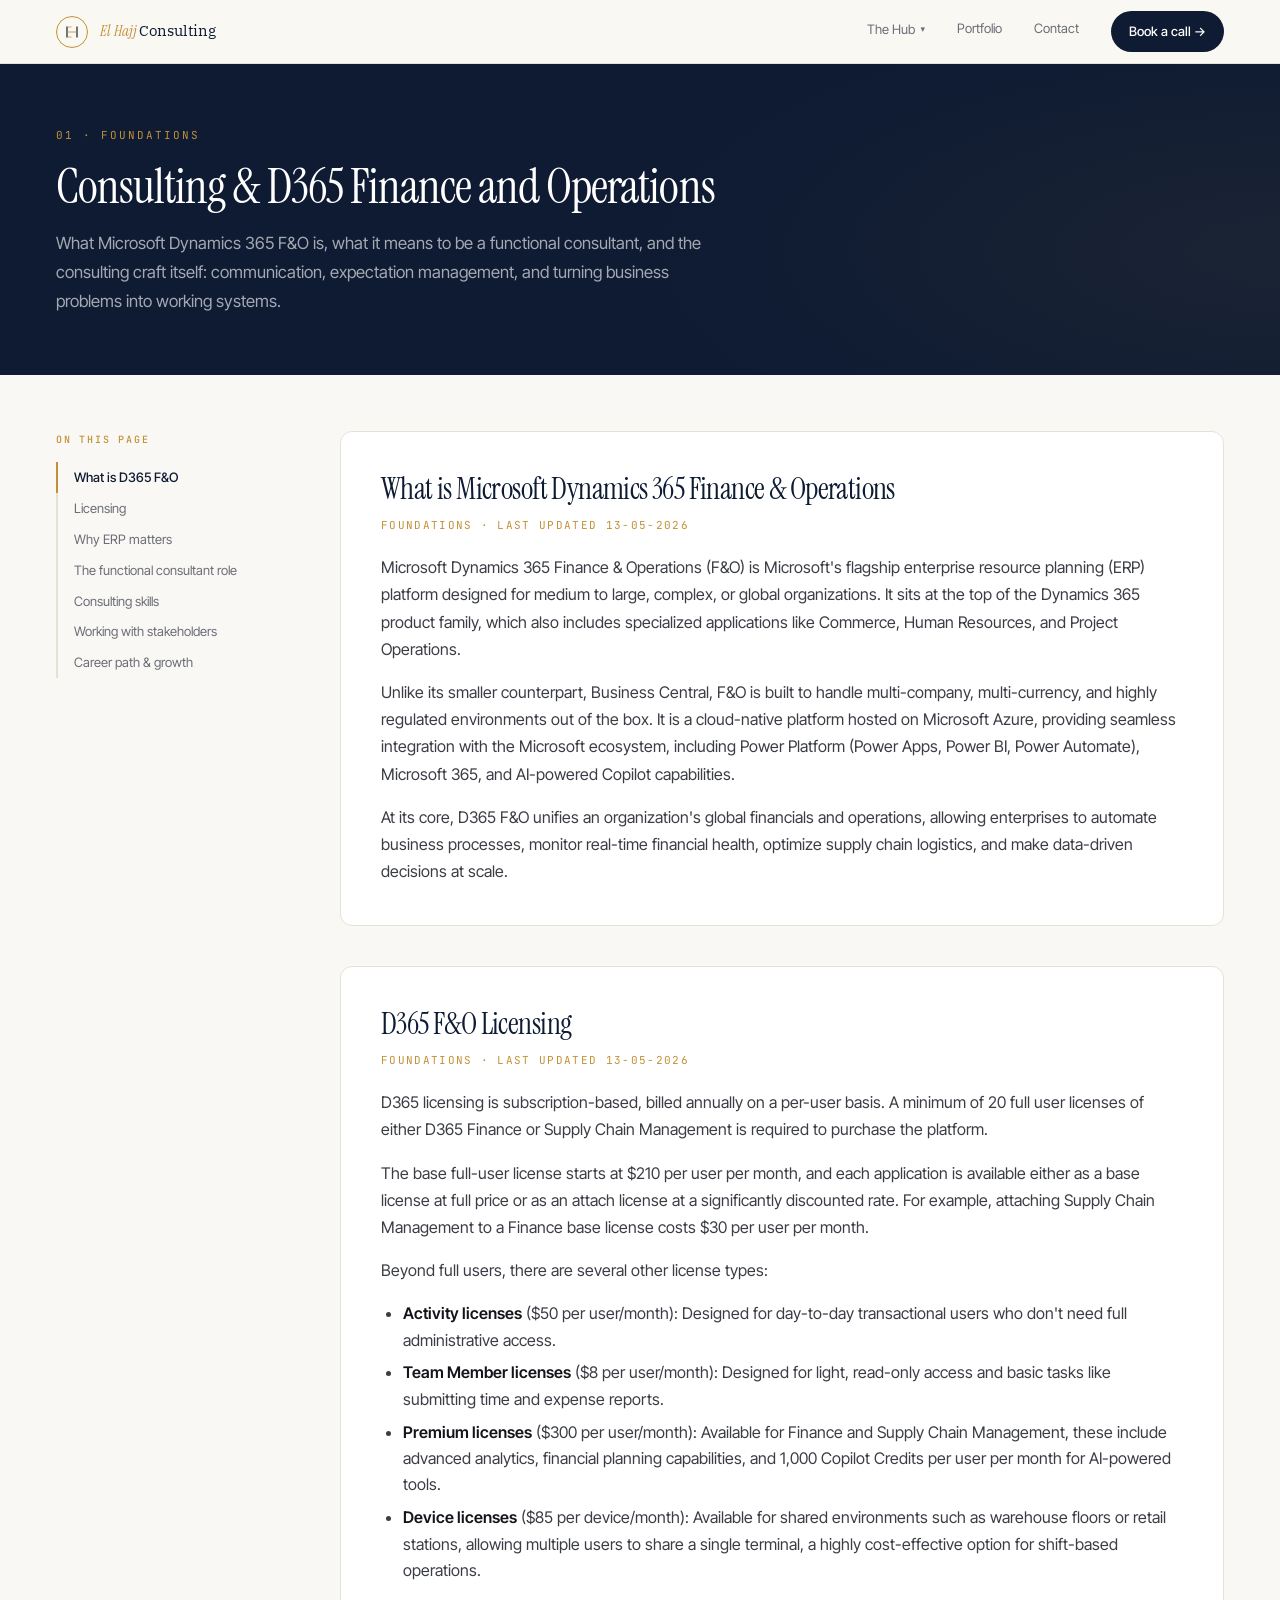
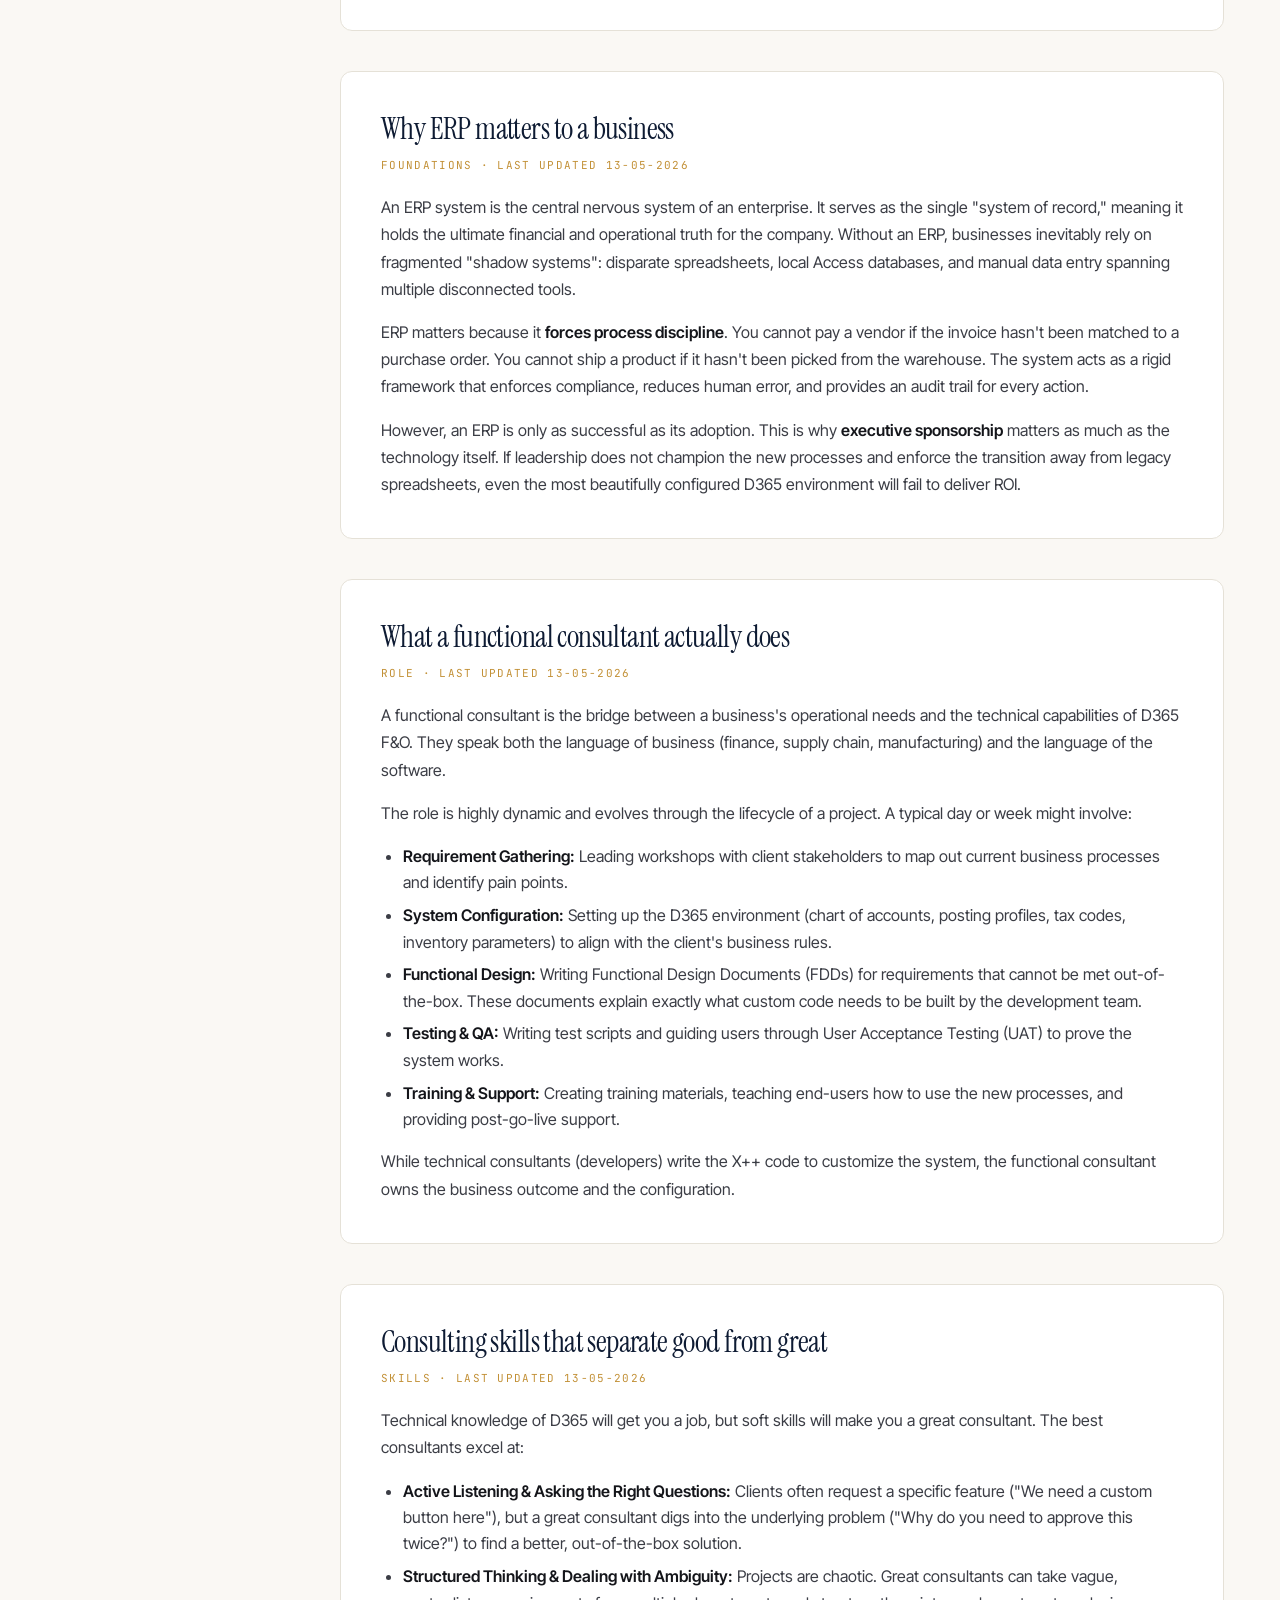
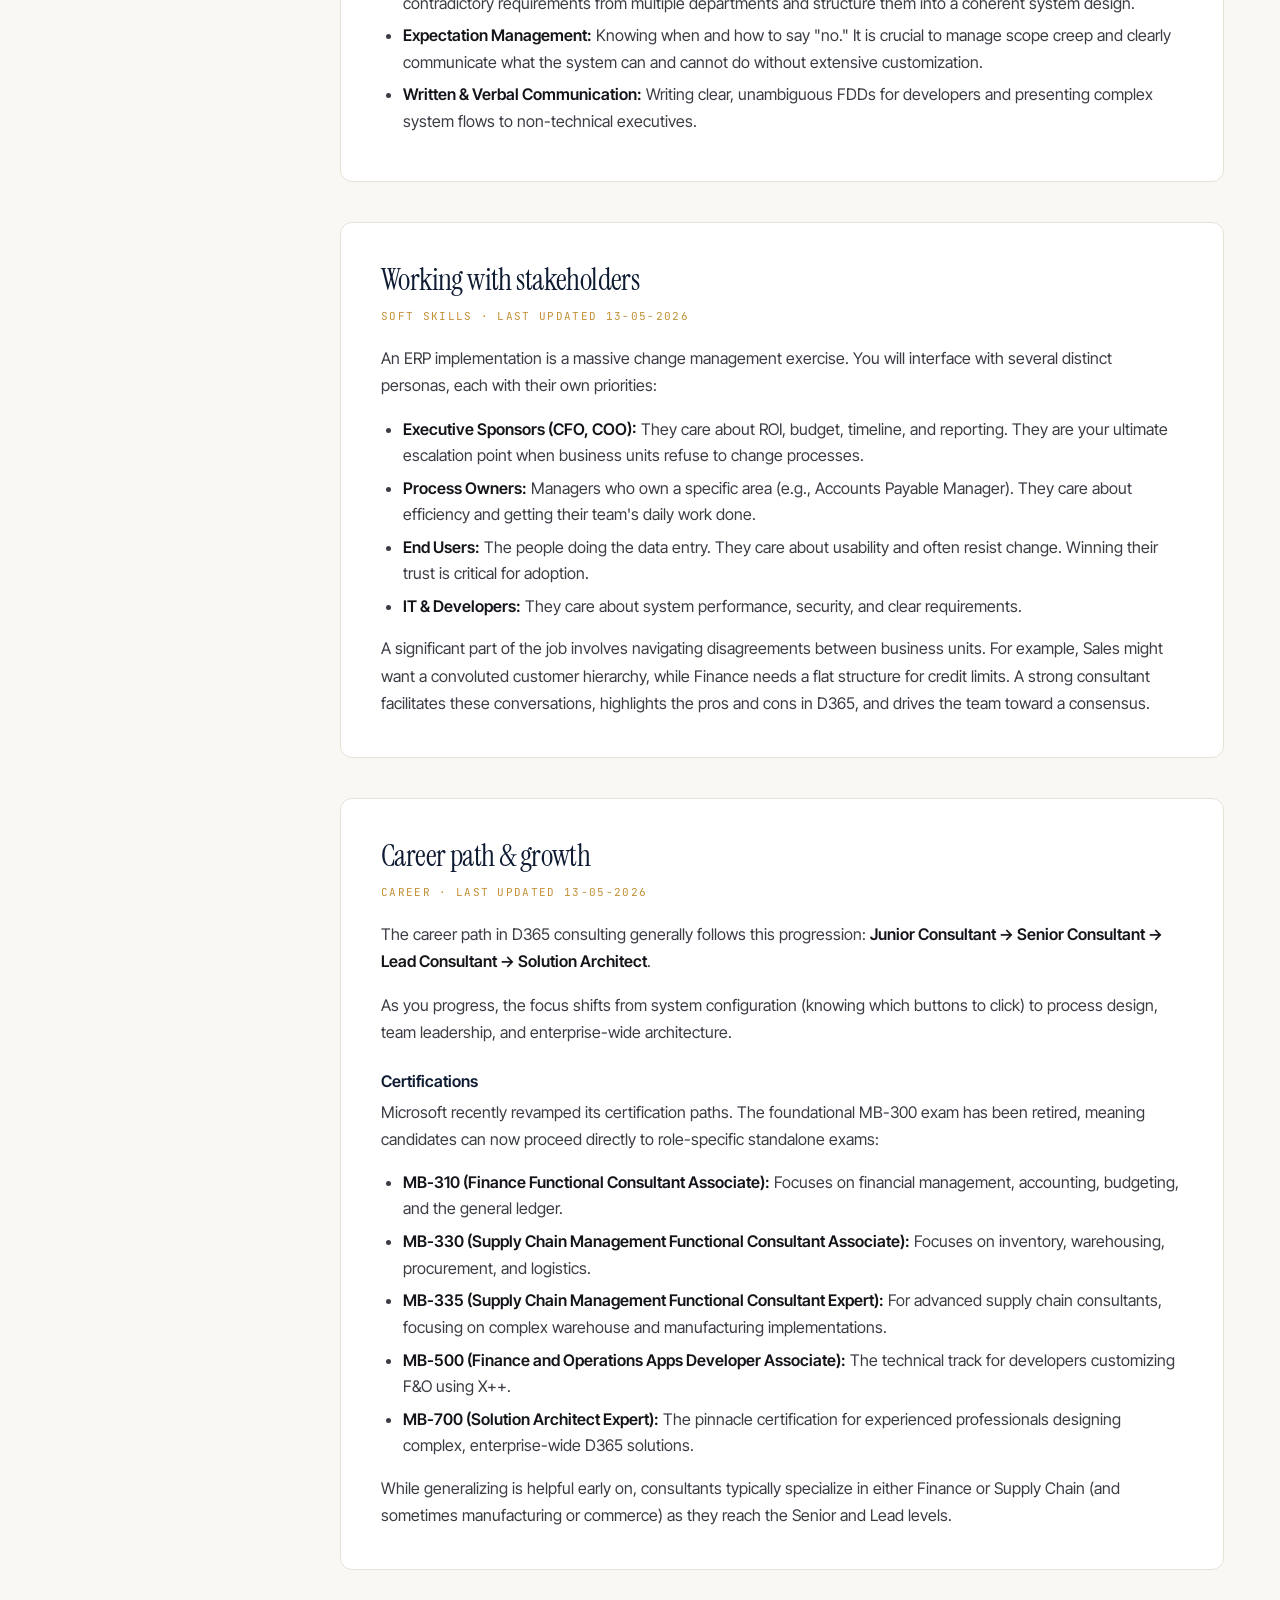
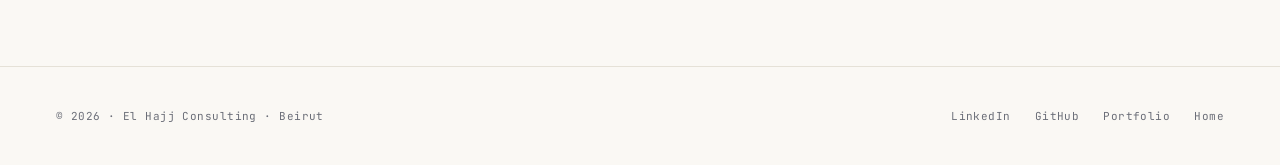
<file: consulting.html>
<!DOCTYPE html>
<html lang="en">
<head>
<meta charset="UTF-8" />
<meta name="viewport" content="width=device-width, initial-scale=1.0" />
<title>Consulting &amp; D365 F&amp;O</title>
<meta name="description" content="What Microsoft Dynamics 365 F&O is, what it means to be a functional consultant, and the consulting craft." />
<link rel="icon" href="/favicon.svg" type="image/svg+xml" />
<link rel="icon" href="/favicon-32.png" sizes="32x32" type="image/png" />
<link rel="apple-touch-icon" href="/apple-touch-icon.png" />
<link rel="canonical" href="https://elhajjconsulting.com/consulting.html" />
<meta property="og:type" content="article" />
<meta property="og:site_name" content="El Hajj Consulting" />
<meta property="og:url" content="https://elhajjconsulting.com/consulting.html" />
<meta property="og:title" content="Consulting &amp; D365 F&amp;O" />
<meta property="og:description" content="What Microsoft Dynamics 365 F&O is, what it means to be a functional consultant, and the consulting craft." />
<meta property="og:image" content="https://elhajjconsulting.com/assets/images/og-image.png" />
<meta property="og:image:width" content="1200" />
<meta property="og:image:height" content="630" />
<link rel="preconnect" href="https://fonts.googleapis.com">
<link rel="preconnect" href="https://fonts.gstatic.com" crossorigin>
<link rel="stylesheet" href="assets/css/redesign.css" />
<link rel="stylesheet" href="assets/css/hub.css" />
</head>
<body>

<!-- ── Header ── -->
<header class="rd-header">
  <div class="rd-header__inner">
    <a href="index.html" class="rd-header__brand">
      <span class="rd-header__mark">
        <svg width="18" height="18" viewBox="0 0 36 36" fill="none" aria-hidden="true">
          <path d="M 8 8 L 8 28"  stroke="#0E1B33" stroke-width="2.4" stroke-linecap="square"/>
          <path d="M 28 8 L 28 28" stroke="#0E1B33" stroke-width="2.4" stroke-linecap="square"/>
          <line x1="8" y1="8"  x2="17" y2="8"  stroke="#C29036" stroke-width="1.6"/>
          <line x1="8" y1="28" x2="17" y2="28" stroke="#C29036" stroke-width="1.6"/>
          <line x1="8" y1="18" x2="28" y2="18" stroke="#C29036" stroke-width="1.8"/>
        </svg>
      </span>
      <span class="rd-header__name"><em>El Hajj</em><span class="rd-header__name-suffix"> Consulting</span></span>
    </a>
    <nav aria-label="Primary">
      <ul class="rd-header__nav">
        <li class="rd-nav-dropdown">
          <button class="rd-nav-dropdown__btn" aria-expanded="false" aria-haspopup="true">
            The Hub <span class="rd-nav-dropdown__caret">▾</span>
          </button>
          <div class="rd-nav-dropdown__menu" role="menu">
            <a href="consulting.html" class="rd-nav-dropdown__link is-active">Overview</a>
            <div class="rd-nav-dropdown__divider"></div>
            <a href="lifecycle.html" class="rd-nav-dropdown__link">ERP Lifecycle</a>
            <a href="modules.html" class="rd-nav-dropdown__link">Modules</a>
            <a href="business-processes.html" class="rd-nav-dropdown__link">Business Processes</a>
            <a href="accounting.html" class="rd-nav-dropdown__link">Accounting</a>
            <a href="ai.html" class="rd-nav-dropdown__link">AI in D365</a>
            <a href="customizations.html" class="rd-nav-dropdown__link">Customizations &amp; Integrations</a>
            <a href="advanced.html" class="rd-nav-dropdown__link">Advanced Features</a>
          </div>
        </li>
        <li><a href="portfolio.html">Portfolio</a></li>
        <li><a href="index.html#contact">Contact</a></li>
      </ul>
    </nav>
    <a href="mailto:Joe1437@outlook.com" class="rd-header__cta">Book a call →</a>
  </div>
</header>

<!-- ── Page hero ── -->
<section class="hub-hero">
  <div class="hub-hero__inner">
    <div class="rd-rise">
      <span class="hub-hero__eyebrow">01 · Foundations</span>
      <h1 class="hub-hero__title">Consulting &amp; D365 Finance and Operations</h1>
      <p class="hub-hero__lead">What Microsoft Dynamics 365 F&amp;O is, what it means to be a functional consultant, and the consulting craft itself: communication, expectation management, and turning business problems into working systems.</p>
    </div>
  </div>
</section>

<!-- ── Content ── -->
<div class="article-page">

  <aside class="article-page__toc" aria-label="On this page">
    <p class="article-page__toc-title">On this page</p>
    <ul>
      <li><a href="#what-is-d365">What is D365 F&amp;O</a></li>
      <li><a href="#licensing">Licensing</a></li>
      <li><a href="#why-erp-matters">Why ERP matters</a></li>
      <li><a href="#consultant-role">The functional consultant role</a></li>
      <li><a href="#consulting-skills">Consulting skills</a></li>
      <li><a href="#stakeholders">Working with stakeholders</a></li>
      <li><a href="#career">Career path &amp; growth</a></li>
    </ul>
  </aside>

  <main class="article-page__main">
    <section id="what-is-d365">
      <article class="article rd-rise">
        <h2>What is Microsoft Dynamics 365 Finance &amp; Operations</h2>
        <span class="article__meta">Foundations · Last updated 13-05-2026</span>
        <div class="article__content">
          <p>Microsoft Dynamics 365 Finance &amp; Operations (F&amp;O) is Microsoft's flagship enterprise resource planning (ERP) platform designed for medium to large, complex, or global organizations. It sits at the top of the Dynamics 365 product family, which also includes specialized applications like Commerce, Human Resources, and Project Operations.</p>
          <p>Unlike its smaller counterpart, Business Central, F&amp;O is built to handle multi-company, multi-currency, and highly regulated environments out of the box. It is a cloud-native platform hosted on Microsoft Azure, providing seamless integration with the Microsoft ecosystem, including Power Platform (Power Apps, Power BI, Power Automate), Microsoft 365, and AI-powered Copilot capabilities.</p>
          <p>At its core, D365 F&amp;O unifies an organization's global financials and operations, allowing enterprises to automate business processes, monitor real-time financial health, optimize supply chain logistics, and make data-driven decisions at scale.</p>
        </div>
      </article>
    </section>

    <section id="licensing">
      <article class="article rd-rise">
        <h2>D365 F&amp;O Licensing</h2>
        <span class="article__meta">Foundations · Last updated 13-05-2026</span>
        <div class="article__content">
          <p>D365 licensing is subscription-based, billed annually on a per-user basis. A minimum of 20 full user licenses of either D365 Finance or Supply Chain Management is required to purchase the platform.</p>
          <p>The base full-user license starts at $210 per user per month, and each application is available either as a base license at full price or as an attach license at a significantly discounted rate. For example, attaching Supply Chain Management to a Finance base license costs $30 per user per month.</p>
          <p>Beyond full users, there are several other license types:</p>
          <ul>
            <li><strong>Activity licenses</strong> ($50 per user/month): Designed for day-to-day transactional users who don't need full administrative access.</li>
            <li><strong>Team Member licenses</strong> ($8 per user/month): Designed for light, read-only access and basic tasks like submitting time and expense reports.</li>
            <li><strong>Premium licenses</strong> ($300 per user/month): Available for Finance and Supply Chain Management, these include advanced analytics, financial planning capabilities, and 1,000 Copilot Credits per user per month for AI-powered tools.</li>
            <li><strong>Device licenses</strong> ($85 per device/month): Available for shared environments such as warehouse floors or retail stations, allowing multiple users to share a single terminal, a highly cost-effective option for shift-based operations.</li>
          </ul>
        </div>
      </article>
    </section>

    <section id="why-erp-matters">
      <article class="article rd-rise">
        <h2>Why ERP matters to a business</h2>
        <span class="article__meta">Foundations · Last updated 13-05-2026</span>
        <div class="article__content">
          <p>An ERP system is the central nervous system of an enterprise. It serves as the single "system of record," meaning it holds the ultimate financial and operational truth for the company. Without an ERP, businesses inevitably rely on fragmented "shadow systems": disparate spreadsheets, local Access databases, and manual data entry spanning multiple disconnected tools.</p>
          <p>ERP matters because it <strong>forces process discipline</strong>. You cannot pay a vendor if the invoice hasn't been matched to a purchase order. You cannot ship a product if it hasn't been picked from the warehouse. The system acts as a rigid framework that enforces compliance, reduces human error, and provides an audit trail for every action.</p>
          <p>However, an ERP is only as successful as its adoption. This is why <strong>executive sponsorship</strong> matters as much as the technology itself. If leadership does not champion the new processes and enforce the transition away from legacy spreadsheets, even the most beautifully configured D365 environment will fail to deliver ROI.</p>
        </div>
      </article>
    </section>

    <section id="consultant-role">
      <article class="article rd-rise">
        <h2>What a functional consultant actually does</h2>
        <span class="article__meta">Role · Last updated 13-05-2026</span>
        <div class="article__content">
          <p>A functional consultant is the bridge between a business's operational needs and the technical capabilities of D365 F&amp;O. They speak both the language of business (finance, supply chain, manufacturing) and the language of the software.</p>
          <p>The role is highly dynamic and evolves through the lifecycle of a project. A typical day or week might involve:</p>
          <ul>
            <li><strong>Requirement Gathering:</strong> Leading workshops with client stakeholders to map out current business processes and identify pain points.</li>
            <li><strong>System Configuration:</strong> Setting up the D365 environment (chart of accounts, posting profiles, tax codes, inventory parameters) to align with the client's business rules.</li>
            <li><strong>Functional Design:</strong> Writing Functional Design Documents (FDDs) for requirements that cannot be met out-of-the-box. These documents explain exactly what custom code needs to be built by the development team.</li>
            <li><strong>Testing &amp; QA:</strong> Writing test scripts and guiding users through User Acceptance Testing (UAT) to prove the system works.</li>
            <li><strong>Training &amp; Support:</strong> Creating training materials, teaching end-users how to use the new processes, and providing post-go-live support.</li>
          </ul>
          <p>While technical consultants (developers) write the X++ code to customize the system, the functional consultant owns the business outcome and the configuration.</p>
        </div>
      </article>
    </section>

    <section id="consulting-skills">
      <article class="article rd-rise">
        <h2>Consulting skills that separate good from great</h2>
        <span class="article__meta">Skills · Last updated 13-05-2026</span>
        <div class="article__content">
          <p>Technical knowledge of D365 will get you a job, but soft skills will make you a great consultant. The best consultants excel at:</p>
          <ul>
            <li><strong>Active Listening &amp; Asking the Right Questions:</strong> Clients often request a specific feature ("We need a custom button here"), but a great consultant digs into the underlying problem ("Why do you need to approve this twice?") to find a better, out-of-the-box solution.</li>
            <li><strong>Structured Thinking &amp; Dealing with Ambiguity:</strong> Projects are chaotic. Great consultants can take vague, contradictory requirements from multiple departments and structure them into a coherent system design.</li>
            <li><strong>Expectation Management:</strong> Knowing when and how to say "no." It is crucial to manage scope creep and clearly communicate what the system can and cannot do without extensive customization.</li>
            <li><strong>Written &amp; Verbal Communication:</strong> Writing clear, unambiguous FDDs for developers and presenting complex system flows to non-technical executives.</li>
          </ul>
        </div>
      </article>
    </section>

    <section id="stakeholders">
      <article class="article rd-rise">
        <h2>Working with stakeholders</h2>
        <span class="article__meta">Soft skills · Last updated 13-05-2026</span>
        <div class="article__content">
          <p>An ERP implementation is a massive change management exercise. You will interface with several distinct personas, each with their own priorities:</p>
          <ul>
            <li><strong>Executive Sponsors (CFO, COO):</strong> They care about ROI, budget, timeline, and reporting. They are your ultimate escalation point when business units refuse to change processes.</li>
            <li><strong>Process Owners:</strong> Managers who own a specific area (e.g., Accounts Payable Manager). They care about efficiency and getting their team's daily work done.</li>
            <li><strong>End Users:</strong> The people doing the data entry. They care about usability and often resist change. Winning their trust is critical for adoption.</li>
            <li><strong>IT &amp; Developers:</strong> They care about system performance, security, and clear requirements.</li>
          </ul>
          <p>A significant part of the job involves navigating disagreements between business units. For example, Sales might want a convoluted customer hierarchy, while Finance needs a flat structure for credit limits. A strong consultant facilitates these conversations, highlights the pros and cons in D365, and drives the team toward a consensus.</p>
        </div>
      </article>
    </section>

    <section id="career">
      <article class="article rd-rise">
        <h2>Career path &amp; growth</h2>
        <span class="article__meta">Career · Last updated 13-05-2026</span>
        <div class="article__content">
          <p>The career path in D365 consulting generally follows this progression: <strong>Junior Consultant → Senior Consultant → Lead Consultant → Solution Architect</strong>.</p>
          <p>As you progress, the focus shifts from system configuration (knowing which buttons to click) to process design, team leadership, and enterprise-wide architecture.</p>
          <h3>Certifications</h3>
          <p>Microsoft recently revamped its certification paths. The foundational MB-300 exam has been retired, meaning candidates can now proceed directly to role-specific standalone exams:</p>
          <ul>
            <li><strong>MB-310 (Finance Functional Consultant Associate):</strong> Focuses on financial management, accounting, budgeting, and the general ledger.</li>
            <li><strong>MB-330 (Supply Chain Management Functional Consultant Associate):</strong> Focuses on inventory, warehousing, procurement, and logistics.</li>
            <li><strong>MB-335 (Supply Chain Management Functional Consultant Expert):</strong> For advanced supply chain consultants, focusing on complex warehouse and manufacturing implementations.</li>
            <li><strong>MB-500 (Finance and Operations Apps Developer Associate):</strong> The technical track for developers customizing F&amp;O using X++.</li>
            <li><strong>MB-700 (Solution Architect Expert):</strong> The pinnacle certification for experienced professionals designing complex, enterprise-wide D365 solutions.</li>
          </ul>
          <p>While generalizing is helpful early on, consultants typically specialize in either Finance or Supply Chain (and sometimes manufacturing or commerce) as they reach the Senior and Lead levels.</p>
        </div>
      </article>
    </section>
  </main>
</div>

<!-- ── Footer ── -->
<footer class="rd-footer">
  <div>© 2026 · El Hajj Consulting · Beirut</div>
  <div class="rd-footer__links">
    <a href="https://www.linkedin.com/in/joe-el-hajj" target="_blank" rel="noopener">LinkedIn</a>
    <a href="https://github.com/joe1437" target="_blank" rel="noopener">GitHub</a>
    <a href="portfolio.html">Portfolio</a>
    <a href="index.html">Home</a>
  </div>
</footer>

<script src="assets/js/app.js"></script>
<script src="assets/js/scroll.js"></script>
<script src="assets/js/hub.js"></script>
</body>
</html>
</file>
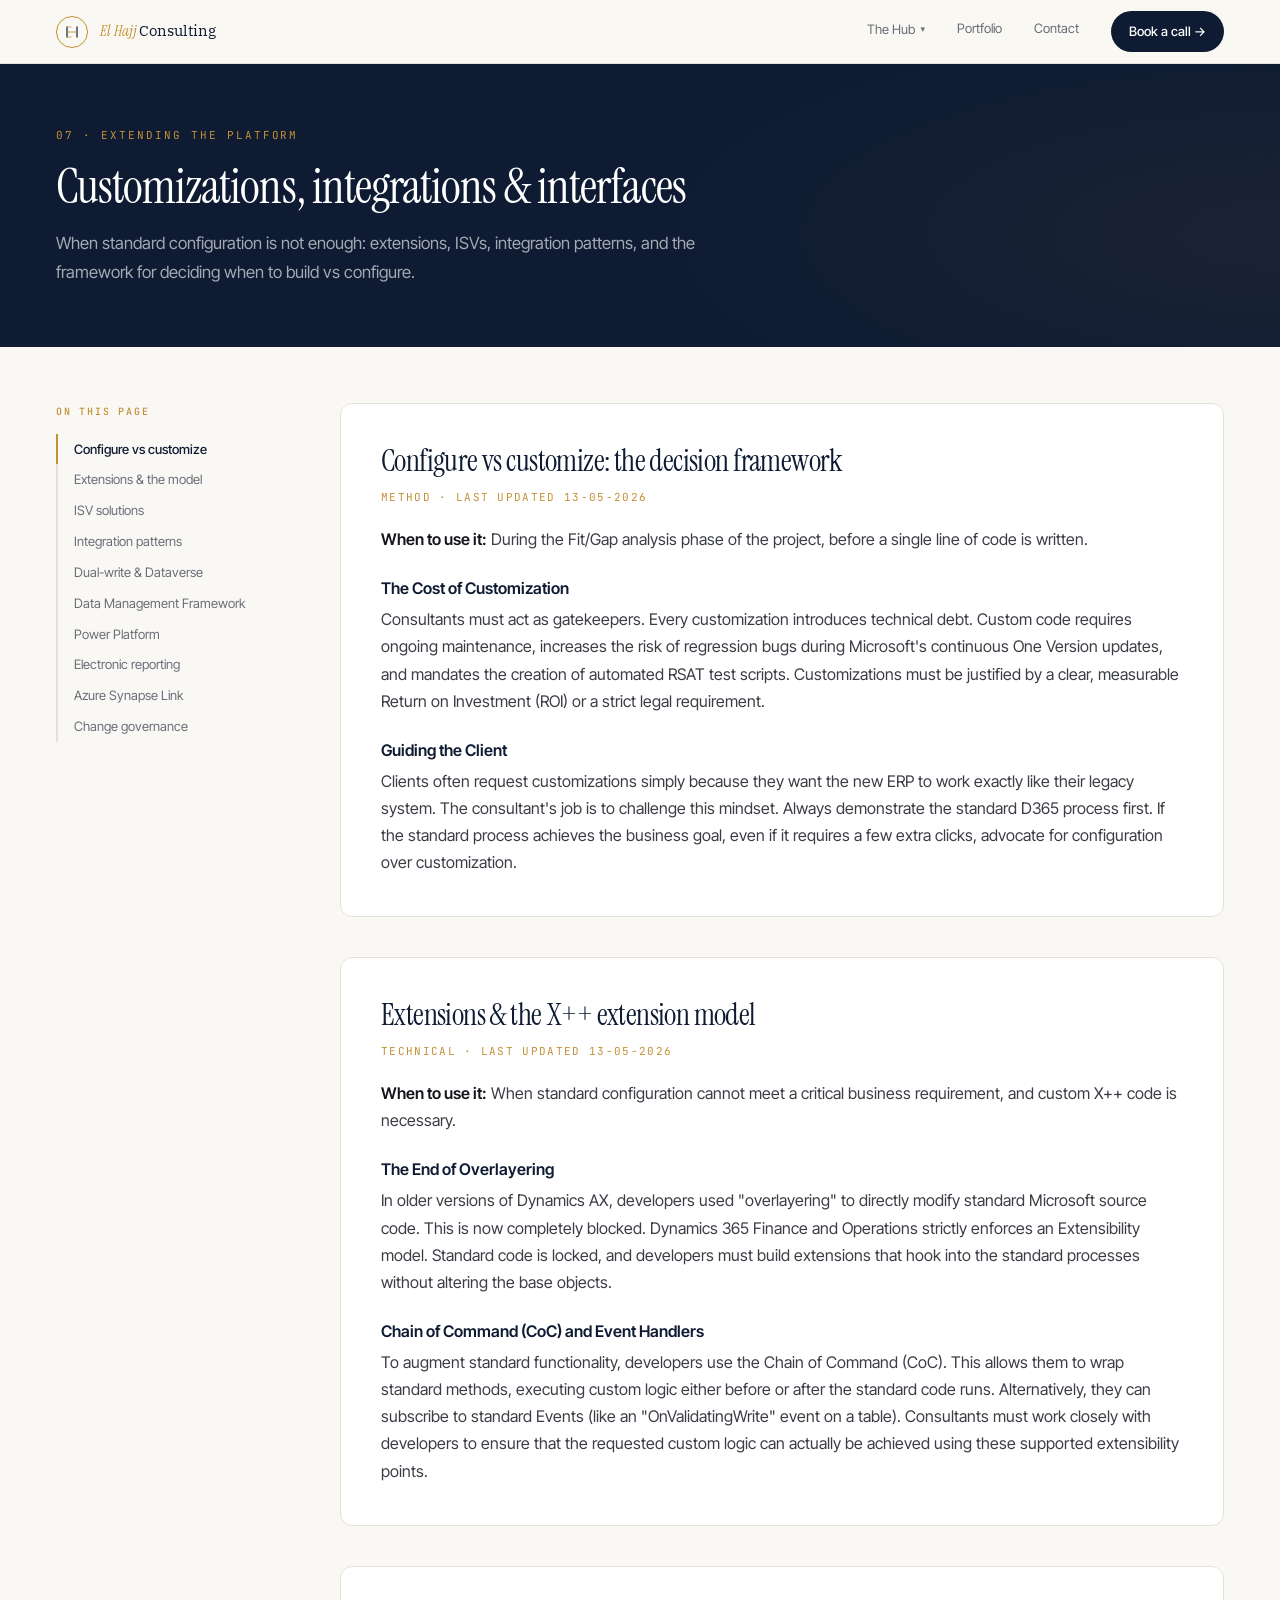
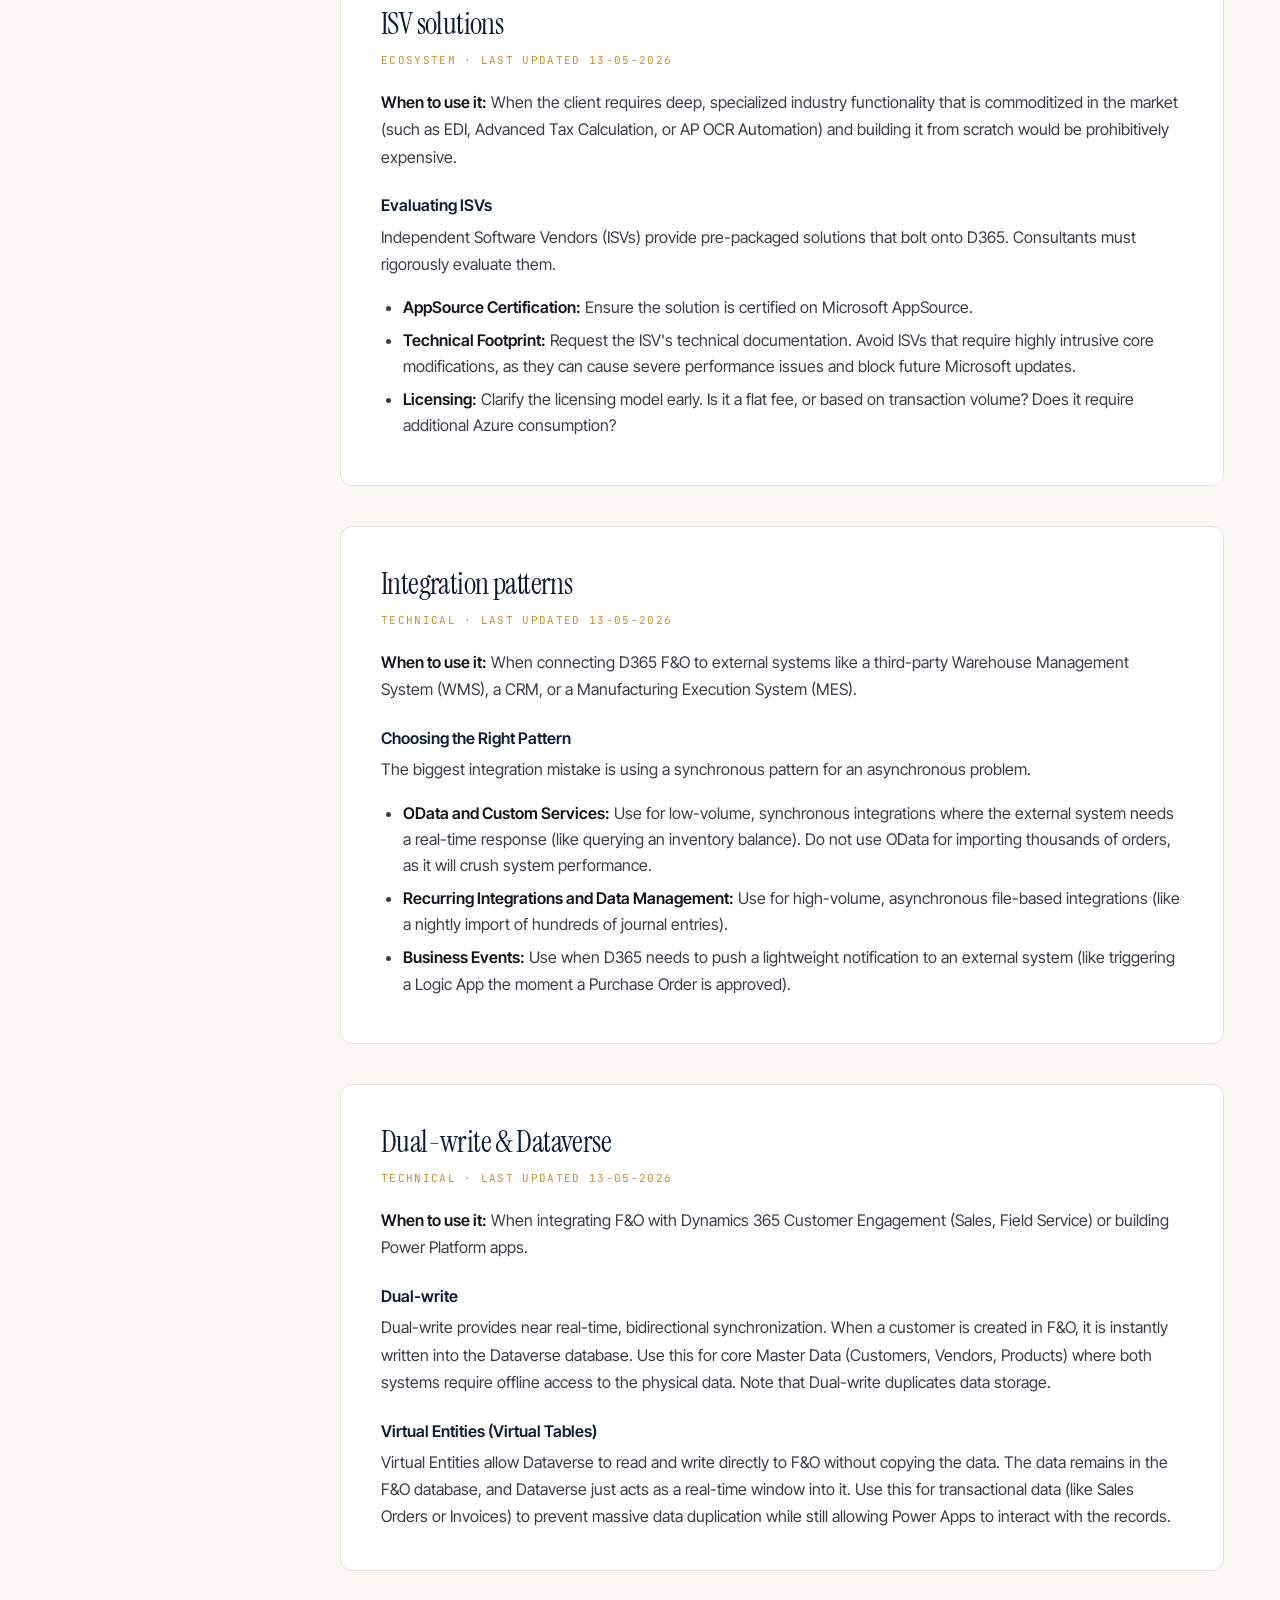
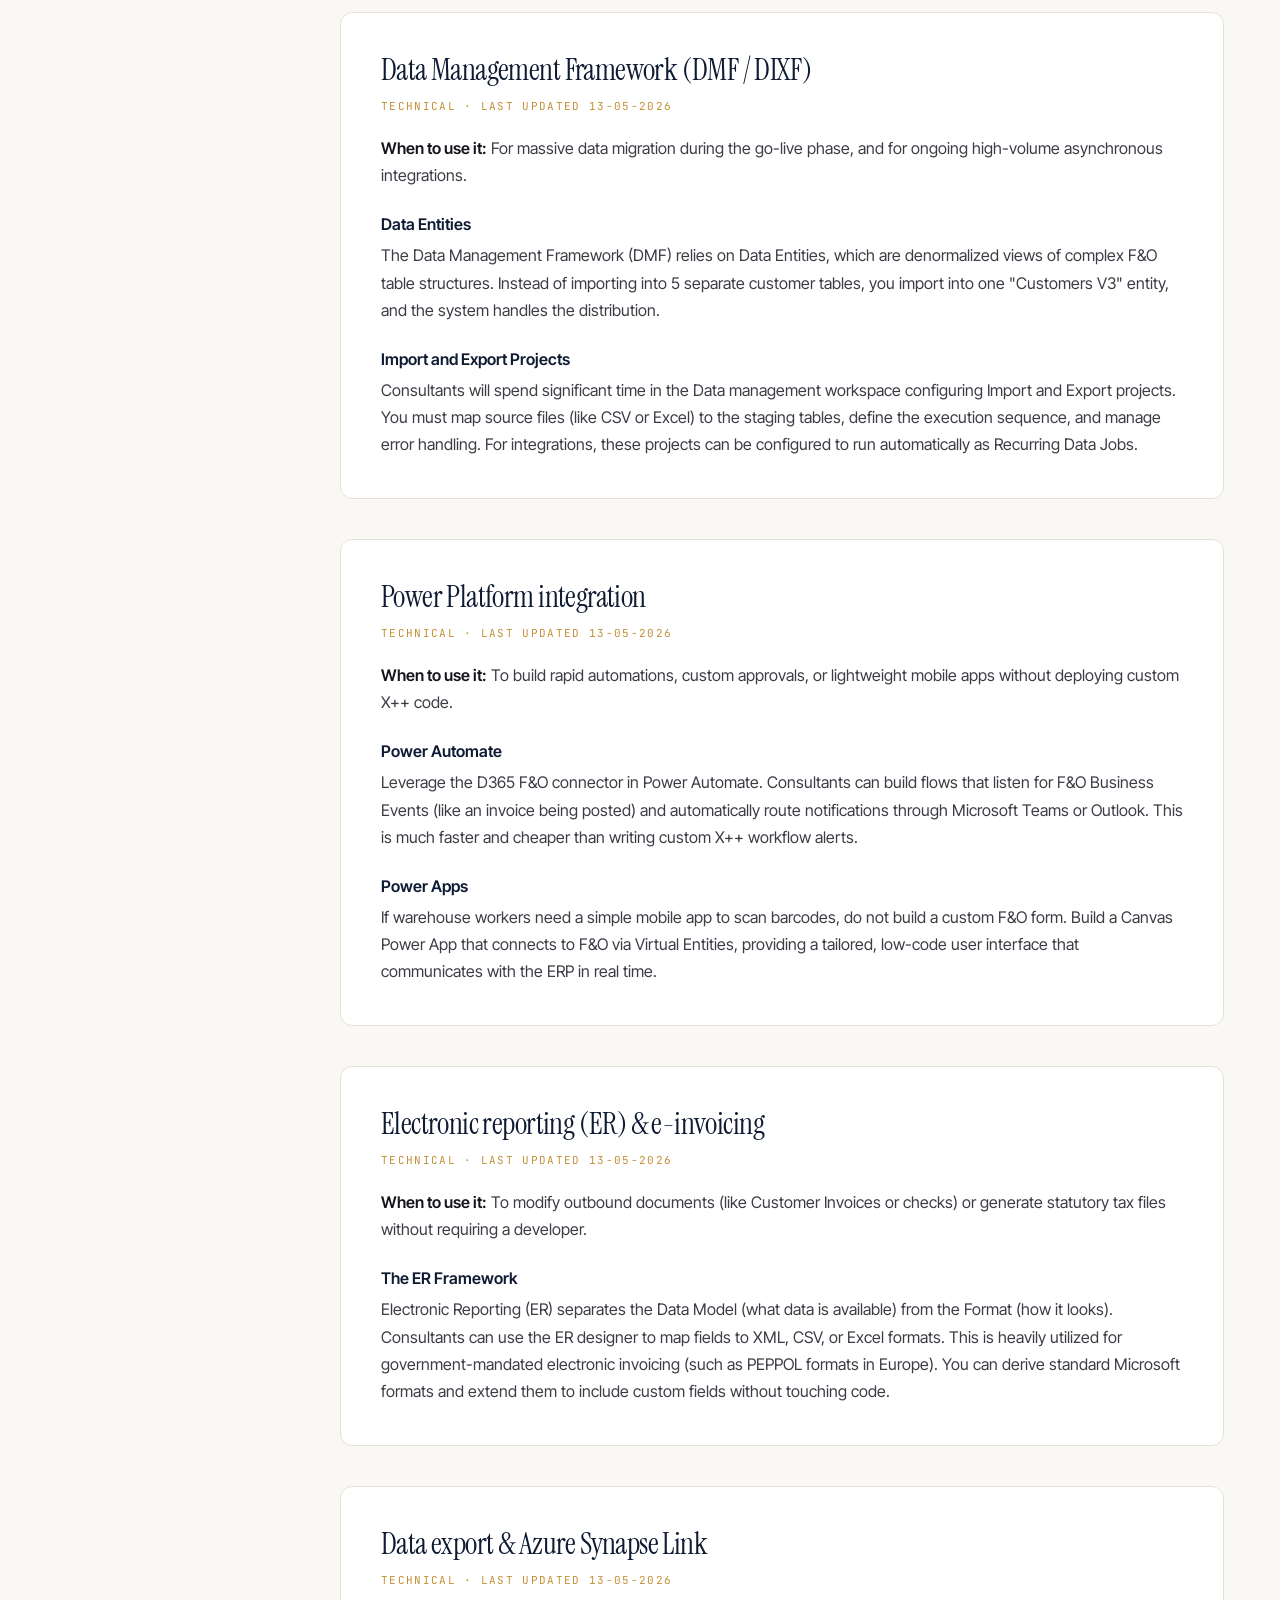
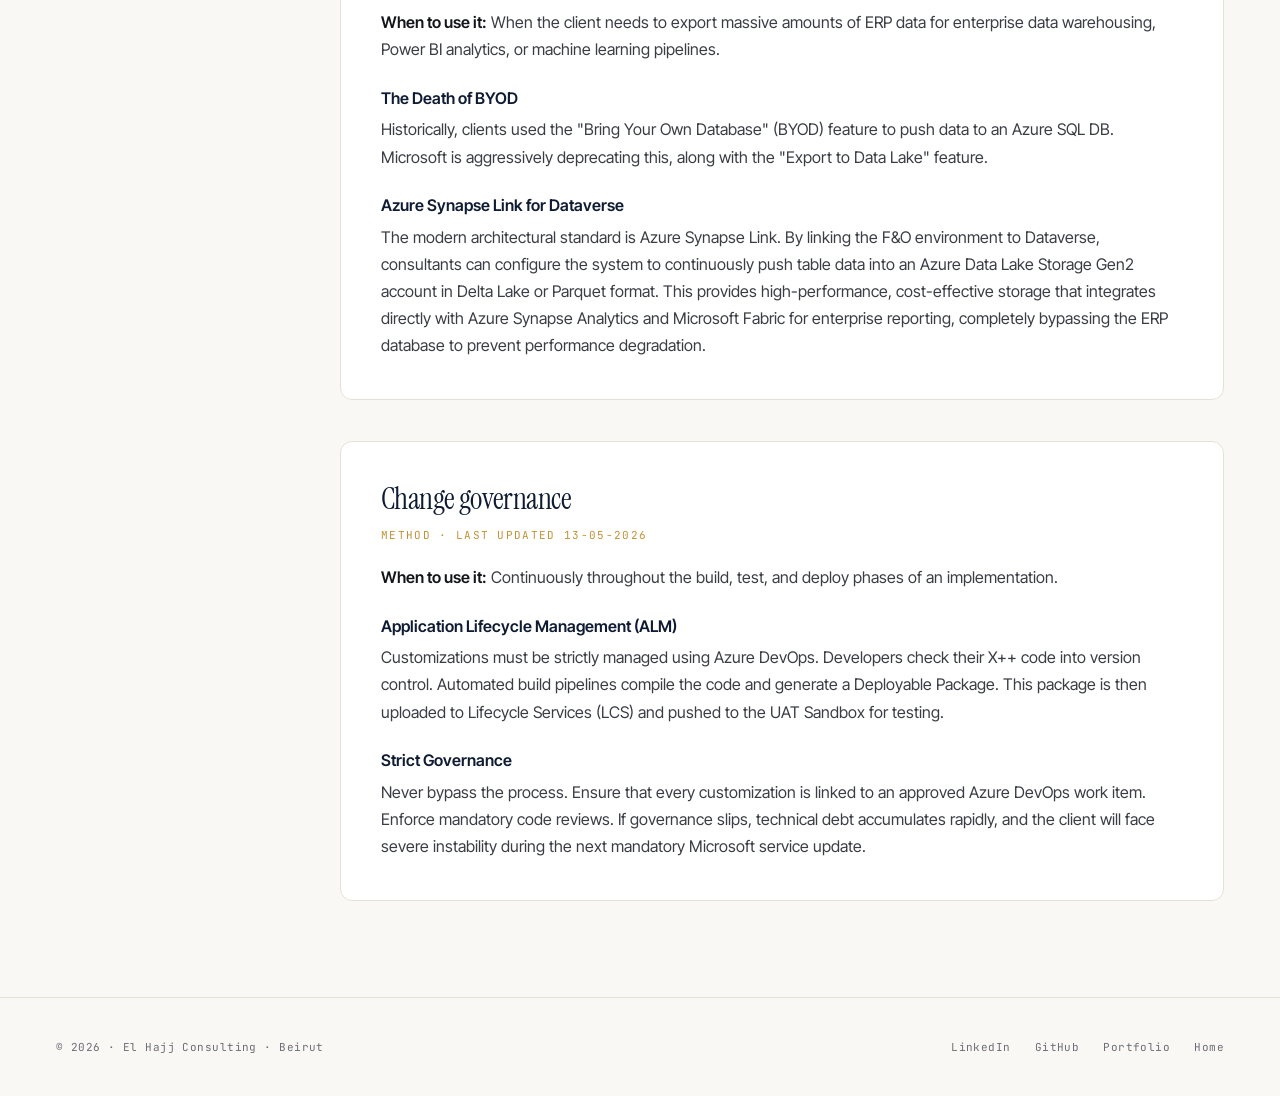
<file: customizations.html>
<!DOCTYPE html>
<html lang="en">
<head>
<meta charset="UTF-8" />
<meta name="viewport" content="width=device-width, initial-scale=1.0" />
<title>Customizations &amp; Integrations</title>
<meta name="description" content="Extensions, ISVs, integration patterns, and the framework for deciding when to build vs configure in D365 F&O." />
<link rel="icon" href="/favicon.svg" type="image/svg+xml" />
<link rel="icon" href="/favicon-32.png" sizes="32x32" type="image/png" />
<link rel="apple-touch-icon" href="/apple-touch-icon.png" />
<link rel="canonical" href="https://elhajjconsulting.com/customizations.html" />
<meta property="og:type" content="article" />
<meta property="og:site_name" content="El Hajj Consulting" />
<meta property="og:url" content="https://elhajjconsulting.com/customizations.html" />
<meta property="og:title" content="Customizations &amp; Integrations" />
<meta property="og:description" content="Extensions, ISVs, integration patterns, and the framework for deciding when to build vs configure in D365 F&O." />
<meta property="og:image" content="https://elhajjconsulting.com/assets/images/og-image.png" />
<meta property="og:image:width" content="1200" />
<meta property="og:image:height" content="630" />
<link rel="preconnect" href="https://fonts.googleapis.com">
<link rel="preconnect" href="https://fonts.gstatic.com" crossorigin>
<link rel="stylesheet" href="assets/css/redesign.css" />
<link rel="stylesheet" href="assets/css/hub.css" />
</head>
<body>

<!-- ── Header ── -->
<header class="rd-header">
  <div class="rd-header__inner">
    <a href="index.html" class="rd-header__brand">
      <span class="rd-header__mark">
        <svg width="18" height="18" viewBox="0 0 36 36" fill="none" aria-hidden="true">
          <path d="M 8 8 L 8 28"  stroke="#0E1B33" stroke-width="2.4" stroke-linecap="square"/>
          <path d="M 28 8 L 28 28" stroke="#0E1B33" stroke-width="2.4" stroke-linecap="square"/>
          <line x1="8" y1="8"  x2="17" y2="8"  stroke="#C29036" stroke-width="1.6"/>
          <line x1="8" y1="28" x2="17" y2="28" stroke="#C29036" stroke-width="1.6"/>
          <line x1="8" y1="18" x2="28" y2="18" stroke="#C29036" stroke-width="1.8"/>
        </svg>
      </span>
      <span class="rd-header__name"><em>El Hajj</em><span class="rd-header__name-suffix"> Consulting</span></span>
    </a>
    <nav aria-label="Primary">
      <ul class="rd-header__nav">
        <li class="rd-nav-dropdown">
          <button class="rd-nav-dropdown__btn" aria-expanded="false" aria-haspopup="true">
            The Hub <span class="rd-nav-dropdown__caret">▾</span>
          </button>
          <div class="rd-nav-dropdown__menu" role="menu">
            <a href="consulting.html" class="rd-nav-dropdown__link">Overview</a>
            <div class="rd-nav-dropdown__divider"></div>
            <a href="lifecycle.html" class="rd-nav-dropdown__link">ERP Lifecycle</a>
            <a href="modules.html" class="rd-nav-dropdown__link">Modules</a>
            <a href="business-processes.html" class="rd-nav-dropdown__link">Business Processes</a>
            <a href="accounting.html" class="rd-nav-dropdown__link">Accounting</a>
            <a href="ai.html" class="rd-nav-dropdown__link">AI in D365</a>
            <a href="customizations.html" class="rd-nav-dropdown__link is-active">Customizations &amp; Integrations</a>
            <a href="advanced.html" class="rd-nav-dropdown__link">Advanced Features</a>
          </div>
        </li>
        <li><a href="portfolio.html">Portfolio</a></li>
        <li><a href="index.html#contact">Contact</a></li>
      </ul>
    </nav>
    <a href="mailto:Joe1437@outlook.com" class="rd-header__cta">Book a call →</a>
  </div>
</header>

<!-- ── Page hero ── -->
<section class="hub-hero">
  <div class="hub-hero__inner">
    <div class="rd-rise">
      <span class="hub-hero__eyebrow">07 · Extending the platform</span>
      <h1 class="hub-hero__title">Customizations, integrations &amp; interfaces</h1>
      <p class="hub-hero__lead">When standard configuration is not enough: extensions, ISVs, integration patterns, and the framework for deciding when to build vs configure.</p>
    </div>
  </div>
</section>

<!-- ── Content ── -->
<div class="article-page">

  <aside class="article-page__toc" aria-label="On this page">
    <p class="article-page__toc-title">On this page</p>
    <ul>
      <li><a href="#configure-vs-customize">Configure vs customize</a></li>
      <li><a href="#extensions">Extensions &amp; the model</a></li>
      <li><a href="#isv">ISV solutions</a></li>
      <li><a href="#integration-patterns">Integration patterns</a></li>
      <li><a href="#dual-write">Dual-write &amp; Dataverse</a></li>
      <li><a href="#dmf">Data Management Framework</a></li>
      <li><a href="#power-platform">Power Platform</a></li>
      <li><a href="#electronic-reporting">Electronic reporting</a></li>
      <li><a href="#synapse-link">Azure Synapse Link</a></li>
      <li><a href="#governance">Change governance</a></li>
    </ul>
  </aside>

  <main class="article-page__main">

    <section id="configure-vs-customize">
      <article class="article rd-rise">
        <h2>Configure vs customize: the decision framework</h2>
        <span class="article__meta">Method · Last updated 13-05-2026</span>
        <div class="article__content">
          <p><strong>When to use it:</strong> During the Fit/Gap analysis phase of the project, before a single line of code is written.</p>
          <h3>The Cost of Customization</h3>
          <p>Consultants must act as gatekeepers. Every customization introduces technical debt. Custom code requires ongoing maintenance, increases the risk of regression bugs during Microsoft's continuous One Version updates, and mandates the creation of automated RSAT test scripts. Customizations must be justified by a clear, measurable Return on Investment (ROI) or a strict legal requirement.</p>
          <h3>Guiding the Client</h3>
          <p>Clients often request customizations simply because they want the new ERP to work exactly like their legacy system. The consultant's job is to challenge this mindset. Always demonstrate the standard D365 process first. If the standard process achieves the business goal, even if it requires a few extra clicks, advocate for configuration over customization.</p>
        </div>
      </article>
    </section>

    <section id="extensions">
      <article class="article rd-rise">
        <h2>Extensions &amp; the X++ extension model</h2>
        <span class="article__meta">Technical · Last updated 13-05-2026</span>
        <div class="article__content">
          <p><strong>When to use it:</strong> When standard configuration cannot meet a critical business requirement, and custom X++ code is necessary.</p>
          <h3>The End of Overlayering</h3>
          <p>In older versions of Dynamics AX, developers used "overlayering" to directly modify standard Microsoft source code. This is now completely blocked. Dynamics 365 Finance and Operations strictly enforces an Extensibility model. Standard code is locked, and developers must build extensions that hook into the standard processes without altering the base objects.</p>
          <h3>Chain of Command (CoC) and Event Handlers</h3>
          <p>To augment standard functionality, developers use the Chain of Command (CoC). This allows them to wrap standard methods, executing custom logic either before or after the standard code runs. Alternatively, they can subscribe to standard Events (like an "OnValidatingWrite" event on a table). Consultants must work closely with developers to ensure that the requested custom logic can actually be achieved using these supported extensibility points.</p>
        </div>
      </article>
    </section>

    <section id="isv">
      <article class="article rd-rise">
        <h2>ISV solutions</h2>
        <span class="article__meta">Ecosystem · Last updated 13-05-2026</span>
        <div class="article__content">
          <p><strong>When to use it:</strong> When the client requires deep, specialized industry functionality that is commoditized in the market (such as EDI, Advanced Tax Calculation, or AP OCR Automation) and building it from scratch would be prohibitively expensive.</p>
          <h3>Evaluating ISVs</h3>
          <p>Independent Software Vendors (ISVs) provide pre-packaged solutions that bolt onto D365. Consultants must rigorously evaluate them.</p>
          <ul>
            <li><strong>AppSource Certification:</strong> Ensure the solution is certified on Microsoft AppSource.</li>
            <li><strong>Technical Footprint:</strong> Request the ISV's technical documentation. Avoid ISVs that require highly intrusive core modifications, as they can cause severe performance issues and block future Microsoft updates.</li>
            <li><strong>Licensing:</strong> Clarify the licensing model early. Is it a flat fee, or based on transaction volume? Does it require additional Azure consumption?</li>
          </ul>
        </div>
      </article>
    </section>

    <section id="integration-patterns">
      <article class="article rd-rise">
        <h2>Integration patterns</h2>
        <span class="article__meta">Technical · Last updated 13-05-2026</span>
        <div class="article__content">
          <p><strong>When to use it:</strong> When connecting D365 F&amp;O to external systems like a third-party Warehouse Management System (WMS), a CRM, or a Manufacturing Execution System (MES).</p>
          <h3>Choosing the Right Pattern</h3>
          <p>The biggest integration mistake is using a synchronous pattern for an asynchronous problem.</p>
          <ul>
            <li><strong>OData and Custom Services:</strong> Use for low-volume, synchronous integrations where the external system needs a real-time response (like querying an inventory balance). Do not use OData for importing thousands of orders, as it will crush system performance.</li>
            <li><strong>Recurring Integrations and Data Management:</strong> Use for high-volume, asynchronous file-based integrations (like a nightly import of hundreds of journal entries).</li>
            <li><strong>Business Events:</strong> Use when D365 needs to push a lightweight notification to an external system (like triggering a Logic App the moment a Purchase Order is approved).</li>
          </ul>
        </div>
      </article>
    </section>

    <section id="dual-write">
      <article class="article rd-rise">
        <h2>Dual-write &amp; Dataverse</h2>
        <span class="article__meta">Technical · Last updated 13-05-2026</span>
        <div class="article__content">
          <p><strong>When to use it:</strong> When integrating F&amp;O with Dynamics 365 Customer Engagement (Sales, Field Service) or building Power Platform apps.</p>
          <h3>Dual-write</h3>
          <p>Dual-write provides near real-time, bidirectional synchronization. When a customer is created in F&amp;O, it is instantly written into the Dataverse database. Use this for core Master Data (Customers, Vendors, Products) where both systems require offline access to the physical data. Note that Dual-write duplicates data storage.</p>
          <h3>Virtual Entities (Virtual Tables)</h3>
          <p>Virtual Entities allow Dataverse to read and write directly to F&amp;O without copying the data. The data remains in the F&amp;O database, and Dataverse just acts as a real-time window into it. Use this for transactional data (like Sales Orders or Invoices) to prevent massive data duplication while still allowing Power Apps to interact with the records.</p>
        </div>
      </article>
    </section>

    <section id="dmf">
      <article class="article rd-rise">
        <h2>Data Management Framework (DMF / DIXF)</h2>
        <span class="article__meta">Technical · Last updated 13-05-2026</span>
        <div class="article__content">
          <p><strong>When to use it:</strong> For massive data migration during the go-live phase, and for ongoing high-volume asynchronous integrations.</p>
          <h3>Data Entities</h3>
          <p>The Data Management Framework (DMF) relies on Data Entities, which are denormalized views of complex F&amp;O table structures. Instead of importing into 5 separate customer tables, you import into one "Customers V3" entity, and the system handles the distribution.</p>
          <h3>Import and Export Projects</h3>
          <p>Consultants will spend significant time in the Data management workspace configuring Import and Export projects. You must map source files (like CSV or Excel) to the staging tables, define the execution sequence, and manage error handling. For integrations, these projects can be configured to run automatically as Recurring Data Jobs.</p>
        </div>
      </article>
    </section>

    <section id="power-platform">
      <article class="article rd-rise">
        <h2>Power Platform integration</h2>
        <span class="article__meta">Technical · Last updated 13-05-2026</span>
        <div class="article__content">
          <p><strong>When to use it:</strong> To build rapid automations, custom approvals, or lightweight mobile apps without deploying custom X++ code.</p>
          <h3>Power Automate</h3>
          <p>Leverage the D365 F&amp;O connector in Power Automate. Consultants can build flows that listen for F&amp;O Business Events (like an invoice being posted) and automatically route notifications through Microsoft Teams or Outlook. This is much faster and cheaper than writing custom X++ workflow alerts.</p>
          <h3>Power Apps</h3>
          <p>If warehouse workers need a simple mobile app to scan barcodes, do not build a custom F&amp;O form. Build a Canvas Power App that connects to F&amp;O via Virtual Entities, providing a tailored, low-code user interface that communicates with the ERP in real time.</p>
        </div>
      </article>
    </section>

    <section id="electronic-reporting">
      <article class="article rd-rise">
        <h2>Electronic reporting (ER) &amp; e-invoicing</h2>
        <span class="article__meta">Technical · Last updated 13-05-2026</span>
        <div class="article__content">
          <p><strong>When to use it:</strong> To modify outbound documents (like Customer Invoices or checks) or generate statutory tax files without requiring a developer.</p>
          <h3>The ER Framework</h3>
          <p>Electronic Reporting (ER) separates the Data Model (what data is available) from the Format (how it looks). Consultants can use the ER designer to map fields to XML, CSV, or Excel formats. This is heavily utilized for government-mandated electronic invoicing (such as PEPPOL formats in Europe). You can derive standard Microsoft formats and extend them to include custom fields without touching code.</p>
        </div>
      </article>
    </section>

    <section id="synapse-link">
      <article class="article rd-rise">
        <h2>Data export &amp; Azure Synapse Link</h2>
        <span class="article__meta">Technical · Last updated 13-05-2026</span>
        <div class="article__content">
          <p><strong>When to use it:</strong> When the client needs to export massive amounts of ERP data for enterprise data warehousing, Power BI analytics, or machine learning pipelines.</p>
          <h3>The Death of BYOD</h3>
          <p>Historically, clients used the "Bring Your Own Database" (BYOD) feature to push data to an Azure SQL DB. Microsoft is aggressively deprecating this, along with the "Export to Data Lake" feature.</p>
          <h3>Azure Synapse Link for Dataverse</h3>
          <p>The modern architectural standard is Azure Synapse Link. By linking the F&amp;O environment to Dataverse, consultants can configure the system to continuously push table data into an Azure Data Lake Storage Gen2 account in Delta Lake or Parquet format. This provides high-performance, cost-effective storage that integrates directly with Azure Synapse Analytics and Microsoft Fabric for enterprise reporting, completely bypassing the ERP database to prevent performance degradation.</p>
        </div>
      </article>
    </section>

    <section id="governance">
      <article class="article rd-rise">
        <h2>Change governance</h2>
        <span class="article__meta">Method · Last updated 13-05-2026</span>
        <div class="article__content">
          <p><strong>When to use it:</strong> Continuously throughout the build, test, and deploy phases of an implementation.</p>
          <h3>Application Lifecycle Management (ALM)</h3>
          <p>Customizations must be strictly managed using Azure DevOps. Developers check their X++ code into version control. Automated build pipelines compile the code and generate a Deployable Package. This package is then uploaded to Lifecycle Services (LCS) and pushed to the UAT Sandbox for testing.</p>
          <h3>Strict Governance</h3>
          <p>Never bypass the process. Ensure that every customization is linked to an approved Azure DevOps work item. Enforce mandatory code reviews. If governance slips, technical debt accumulates rapidly, and the client will face severe instability during the next mandatory Microsoft service update.</p>
        </div>
      </article>
    </section>

  </main>
</div>

<!-- ── Footer ── -->
<footer class="rd-footer">
  <div>© 2026 · El Hajj Consulting · Beirut</div>
  <div class="rd-footer__links">
    <a href="https://www.linkedin.com/in/joe-el-hajj" target="_blank" rel="noopener">LinkedIn</a>
    <a href="https://github.com/joe1437" target="_blank" rel="noopener">GitHub</a>
    <a href="portfolio.html">Portfolio</a>
    <a href="index.html">Home</a>
  </div>
</footer>

<script src="assets/js/app.js"></script>
<script src="assets/js/scroll.js"></script>
<script src="assets/js/hub.js"></script>
</body>
</html>
</file>
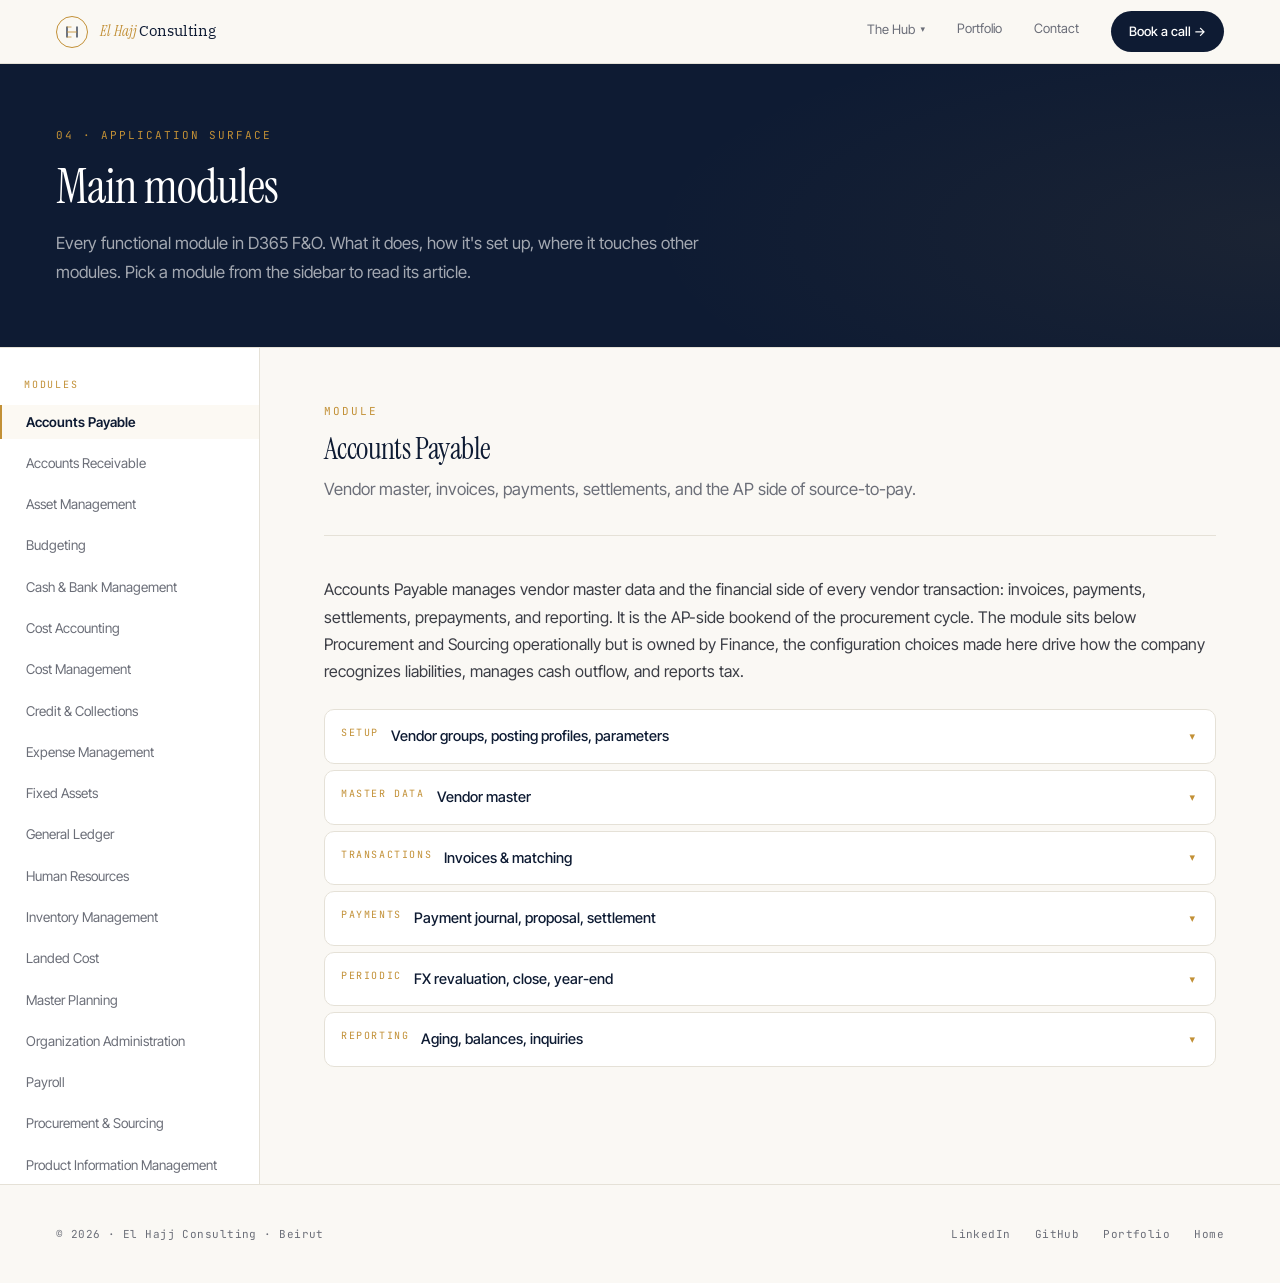
<file: modules.html>
<!DOCTYPE html>
<html lang="en">
<head>
<meta charset="UTF-8" />
<meta name="viewport" content="width=device-width, initial-scale=1.0" />
<title>Modules</title>
<meta name="description" content="Every functional module in D365 F&O: what it does, how it's set up, where it touches other modules." />
<link rel="icon" href="/favicon.svg" type="image/svg+xml" />
<link rel="icon" href="/favicon-32.png" sizes="32x32" type="image/png" />
<link rel="apple-touch-icon" href="/apple-touch-icon.png" />
<link rel="canonical" href="https://elhajjconsulting.com/modules.html" />
<meta property="og:type" content="article" />
<meta property="og:site_name" content="El Hajj Consulting" />
<meta property="og:url" content="https://elhajjconsulting.com/modules.html" />
<meta property="og:title" content="Modules" />
<meta property="og:description" content="Every functional module in D365 F&O: what it does, how it's set up, where it touches other modules." />
<meta property="og:image" content="https://elhajjconsulting.com/assets/images/og-image.png" />
<meta property="og:image:width" content="1200" />
<meta property="og:image:height" content="630" />
<link rel="preconnect" href="https://fonts.googleapis.com">
<link rel="preconnect" href="https://fonts.gstatic.com" crossorigin>
<link rel="stylesheet" href="assets/css/redesign.css" />
<link rel="stylesheet" href="assets/css/hub.css" />
</head>
<body>

<header class="rd-header">
  <div class="rd-header__inner">
    <a href="index.html" class="rd-header__brand">
      <span class="rd-header__mark">
        <svg width="18" height="18" viewBox="0 0 36 36" fill="none" aria-hidden="true">
          <path d="M 8 8 L 8 28"  stroke="#0E1B33" stroke-width="2.4" stroke-linecap="square"/>
          <path d="M 28 8 L 28 28" stroke="#0E1B33" stroke-width="2.4" stroke-linecap="square"/>
          <line x1="8" y1="8"  x2="17" y2="8"  stroke="#C29036" stroke-width="1.6"/>
          <line x1="8" y1="28" x2="17" y2="28" stroke="#C29036" stroke-width="1.6"/>
          <line x1="8" y1="18" x2="28" y2="18" stroke="#C29036" stroke-width="1.8"/>
        </svg>
      </span>
      <span class="rd-header__name"><em>El Hajj</em><span class="rd-header__name-suffix"> Consulting</span></span>
    </a>
    <nav aria-label="Primary">
      <ul class="rd-header__nav">
        <li class="rd-nav-dropdown">
          <button class="rd-nav-dropdown__btn" aria-expanded="false" aria-haspopup="true">
            The Hub <span class="rd-nav-dropdown__caret">▾</span>
          </button>
          <div class="rd-nav-dropdown__menu" role="menu">
            <a href="consulting.html" class="rd-nav-dropdown__link">Overview</a>
            <div class="rd-nav-dropdown__divider"></div>
            <a href="lifecycle.html" class="rd-nav-dropdown__link">ERP Lifecycle</a>
            <a href="modules.html" class="rd-nav-dropdown__link is-active">Modules</a>
            <a href="business-processes.html" class="rd-nav-dropdown__link">Business Processes</a>
            <a href="accounting.html" class="rd-nav-dropdown__link">Accounting</a>
            <a href="ai.html" class="rd-nav-dropdown__link">AI in D365</a>
            <a href="customizations.html" class="rd-nav-dropdown__link">Customizations &amp; Integrations</a>
            <a href="advanced.html" class="rd-nav-dropdown__link">Advanced Features</a>
          </div>
        </li>
        <li><a href="portfolio.html">Portfolio</a></li>
        <li><a href="index.html#contact">Contact</a></li>
      </ul>
    </nav>
    <a href="mailto:Joe1437@outlook.com" class="rd-header__cta">Book a call →</a>
  </div>
</header>

<section class="hub-hero">
  <div class="hub-hero__inner">
    <div class="rd-rise">
      <span class="hub-hero__eyebrow">04 · Application surface</span>
      <h1 class="hub-hero__title">Main modules</h1>
      <p class="hub-hero__lead">Every functional module in D365 F&amp;O. What it does, how it's set up, where it touches other modules. Pick a module from the sidebar to read its article.</p>
    </div>
  </div>
</section>

<div class="workspace-outer" data-workspace>
  <div class="workspace">

    <aside class="workspace__sidebar" aria-label="Modules">
      <button class="workspace__sidebar-toggle" type="button" aria-expanded="false" data-toggle-label="Module · Tap to switch">
        <span class="workspace__sidebar-current">Browse modules</span>
      </button>
      <div class="workspace__sidebar-body">
        <p class="workspace__sidebar-title">Modules</p>
        <ul class="workspace__nav rd-stagger">
          <li><a class="workspace__nav-link" data-item-link="accounts-payable" href="#accounts-payable">Accounts Payable</a></li>
          <li><a class="workspace__nav-link" data-item-link="accounts-receivable" href="#accounts-receivable">Accounts Receivable</a></li>
          <li><a class="workspace__nav-link" data-item-link="asset-management" href="#asset-management">Asset Management</a></li>
          <li><a class="workspace__nav-link" data-item-link="budgeting" href="#budgeting">Budgeting</a></li>
          <li><a class="workspace__nav-link" data-item-link="cash-bank" href="#cash-bank">Cash &amp; Bank Management</a></li>
          <li><a class="workspace__nav-link" data-item-link="cost-accounting" href="#cost-accounting">Cost Accounting</a></li>
          <li><a class="workspace__nav-link" data-item-link="cost-management" href="#cost-management">Cost Management</a></li>
          <li><a class="workspace__nav-link" data-item-link="credit-collections" href="#credit-collections">Credit &amp; Collections</a></li>
          <li><a class="workspace__nav-link" data-item-link="expense-management" href="#expense-management">Expense Management</a></li>
          <li><a class="workspace__nav-link" data-item-link="fixed-assets" href="#fixed-assets">Fixed Assets</a></li>
          <li><a class="workspace__nav-link" data-item-link="general-ledger" href="#general-ledger">General Ledger</a></li>
          <li><a class="workspace__nav-link" data-item-link="human-resources" href="#human-resources">Human Resources</a></li>
          <li><a class="workspace__nav-link" data-item-link="inventory-management" href="#inventory-management">Inventory Management</a></li>
          <li><a class="workspace__nav-link" data-item-link="landed-cost" href="#landed-cost">Landed Cost</a></li>
          <li><a class="workspace__nav-link" data-item-link="master-planning" href="#master-planning">Master Planning</a></li>
          <li><a class="workspace__nav-link" data-item-link="org-administration" href="#org-administration">Organization Administration</a></li>
          <li><a class="workspace__nav-link" data-item-link="payroll" href="#payroll">Payroll</a></li>
          <li><a class="workspace__nav-link" data-item-link="procurement-sourcing" href="#procurement-sourcing">Procurement &amp; Sourcing</a></li>
          <li><a class="workspace__nav-link" data-item-link="pim" href="#pim">Product Information Management</a></li>
          <li><a class="workspace__nav-link" data-item-link="production-control" href="#production-control">Production Control</a></li>
          <li><a class="workspace__nav-link" data-item-link="project-mgmt-accounting" href="#project-mgmt-accounting">Project Management &amp; Accounting</a></li>
          <li><a class="workspace__nav-link" data-item-link="rebate-management" href="#rebate-management">Rebate Management</a></li>
          <li><a class="workspace__nav-link" data-item-link="retail-commerce" href="#retail-commerce">Retail &amp; Commerce</a></li>
          <li><a class="workspace__nav-link" data-item-link="sales-marketing" href="#sales-marketing">Sales &amp; Marketing</a></li>
          <li><a class="workspace__nav-link" data-item-link="service-management" href="#service-management">Service Management</a></li>
          <li><a class="workspace__nav-link" data-item-link="subscription-billing" href="#subscription-billing">Subscription Billing</a></li>
          <li><a class="workspace__nav-link" data-item-link="system-administration" href="#system-administration">System Administration</a></li>
          <li><a class="workspace__nav-link" data-item-link="tax" href="#tax">Tax</a></li>
          <li><a class="workspace__nav-link" data-item-link="transportation" href="#transportation">Transportation Management</a></li>
          <li><a class="workspace__nav-link" data-item-link="vendor-collaboration" href="#vendor-collaboration">Vendor Collaboration</a></li>
          <li><a class="workspace__nav-link" data-item-link="warehouse-management" href="#warehouse-management">Warehouse Management</a></li>
        </ul>
      </div>
    </aside>

    <main class="workspace__main">

      <!-- ============== Accounts Payable ============== -->
      <article class="item-pane" data-item-pane="accounts-payable">
        <header class="item-pane__header"><span class="item-pane__eyebrow">Module</span><h2 class="item-pane__title">Accounts Payable</h2><p class="item-pane__lead">Vendor master, invoices, payments, settlements, and the AP side of source-to-pay.</p></header>

        <p>Accounts Payable manages vendor master data and the financial side of every vendor transaction: invoices, payments, settlements, prepayments, and reporting. It is the AP-side bookend of the procurement cycle. The module sits below Procurement and Sourcing operationally but is owned by Finance, the configuration choices made here drive how the company recognizes liabilities, manages cash outflow, and reports tax.</p>

        <div class="topics">

          <details class="topic">
            <summary><span class="topic__eyebrow">Setup</span>Vendor groups, posting profiles, parameters</summary>
            <div class="topic__body">
              <h4>Vendor groups</h4>
              <p><strong>Where:</strong> <code>Accounts payable &gt; Setup &gt; Vendor groups</code>. Vendor groups are the bridge between vendors and posting profiles. Each group represents a set of vendors that share posting behavior, terms of payment, and reporting buckets. Common groupings: domestic vendors, foreign vendors, intercompany, employee-expense vendors, capital-expenditure vendors. The vendor group also drives the Settle period and Posting profile defaults.</p>
              <h4>Vendor posting profiles</h4>
              <p><strong>Where:</strong> <code>Accounts payable &gt; Setup &gt; Vendor posting profiles</code>. Posting profiles map AP transactions to GL accounts. Three account-code priority levels: Table (specific vendor), Group (vendor group), All (everyone). Most companies design at the Group level. Key accounts:</p>
              <ul>
                <li><strong>Summary account:</strong> the AP control account on the balance sheet. Marked as "Do not allow manual entry" so it can only move via the subledger.</li>
                <li><strong>Settle account:</strong> liquidity ledger account, used by cash-flow forecast (only when cash flow forecasting is enabled).</li>
                <li><strong>Arrival / Offset:</strong> for the Invoice register journal flow, where invoices are recorded before approval and posted to a temporary Arrival account, later transferred to the Summary on approval.</li>
                <li><strong>Sales tax prepayments:</strong> for prepayment scenarios where tax is recoverable in advance.</li>
              </ul>
              <h4>Methods of payment</h4>
              <p><strong>Where:</strong> <code>Accounts payable &gt; Payment setup &gt; Methods of payment</code>. Defines how cash leaves (check, electronic, wire, promissory note). Per method:</p>
              <ul>
                <li><strong>Account type:</strong> Bank, Vendor, Ledger.</li>
                <li><strong>Payment status flow:</strong> None / Sent / Approved / Rejected; controls reconciliation back to bank statement.</li>
                <li><strong>File format:</strong> the Electronic Reporting (ER) format used for export, control report, return, and remittance, e.g., NACHA (US ACH), ISO20022 pain.001 (used by SEPA and most modern bank standards), country-specific ER configurations.</li>
                <li><strong>Bridging account:</strong> intermediate account used between payment release and bank clearing.</li>
                <li><strong>Payment specification:</strong> ACH transaction codes (CCD, CTX, PPD).</li>
                <li><strong>Period:</strong> per-invoice or total-vendor settlement.</li>
              </ul>
              <h4>Terms of payment, payment days &amp; cash discounts</h4>
              <p><strong>Where:</strong> <code>Accounts payable &gt; Payment setup &gt; Terms of payment / Payment days / Cash discounts</code>. Terms calculation methods: Net (X days from invoice), Current month (X days from end of month), COD, Specific date. Payment days mapping bumps the due date to the next configured payment day (e.g., always Friday). Cash discounts (2/10 net 30); F&amp;O auto-stacks the next discount when the earlier tier expires. Payment schedules support installment payment with allocation method = total / fixed amount / percentage.</p>
              <h4>Charges codes &amp; auto charges</h4>
              <p><strong>Where:</strong> <code>Accounts payable</code> uses the Procurement-side <code>Charges code</code> (<code>Procurement and sourcing &gt; Setup &gt; Charges &gt; Charges code</code>). On vendor invoice posting, charges from the PO carry through; standalone vendor invoices (without a PO) can have charges added directly. Tolerance for charge variance vs. PO is set on AP parameters; significant variances flag for review.</p>
              <h4>AP parameters</h4>
              <p><strong>Where:</strong> <code>Accounts payable &gt; Setup &gt; Accounts payable parameters</code>. Drives defaults: invoice approval workflow, three-way matching policy (No / Two-way / Three-way), tolerance percentages for matching, the default posting profile for prepayment journal vouchers, and number sequences.</p>
            </div>
          </details>

          <details class="topic">
            <summary><span class="topic__eyebrow">Master data</span>Vendor master</summary>
            <div class="topic__body">
              <p>The vendor master is the single source of truth for everyone you pay. Get it right at setup and downstream AP, procurement, and reporting all behave; get it wrong and you'll be cleaning up posting errors and duplicate payments for months.</p>

              <details class="topic">
                <summary>Vendor creation, step by step</summary>
                <div class="topic__body">
                  <p><strong>Where:</strong> <code>Accounts payable &gt; Vendors &gt; All vendors &gt; New</code>.</p>
                  <h4>Required fields</h4>
                  <ul>
                    <li><strong>Vendor account:</strong> usually pulled from a number sequence; only manual if you've set it that way.</li>
                    <li><strong>Name:</strong> picks from or creates a Global Address Book party. Same legal entity name should never be a separate party.</li>
                    <li><strong>Group:</strong> drives posting profile, terms of payment, and tax defaults. The most consequential field on the form.</li>
                    <li><strong>Currency:</strong> invoice currency. Can differ from accounting currency; FX revaluation handles the rest.</li>
                  </ul>
                  <h4>Tabs to fill before going live</h4>
                  <ul>
                    <li><strong>Addresses:</strong> at least one purpose=Invoice address. Without it, payment formats with address blocks fail silently.</li>
                    <li><strong>Contact information:</strong> remit-to email for ACH advice, AP contact phone.</li>
                    <li><strong>Purchase order defaults:</strong> delivery terms (Incoterms), mode of delivery.</li>
                    <li><strong>Invoice and delivery:</strong> invoice account (third-party pay-to vendor if different), tax group, item sales tax group.</li>
                    <li><strong>Payment:</strong> terms of payment, method of payment, cash discount, payment specification (such as ACH/CCD/CTX), bank account.</li>
                    <li><strong>1099:</strong> only for US AP. 1099 box (NEC, MISC, INT, DIV) and 1099 status. Wrong here = wrong year-end form.</li>
                  </ul>
                  <h4>Common pitfalls</h4>
                  <ul>
                    <li><strong>Duplicate vendors.</strong> AP won't enforce uniqueness on Tax ID by default, turn on the "vendor search" warning in AP parameters and train AP clerks to search before creating.</li>
                    <li><strong>Wrong group at creation.</strong> Group can be changed later, but historical postings already used the old posting profile, so reporting splits across two summary accounts.</li>
                    <li><strong>Hold field forgotten.</strong> Hold = Payment is a safe default during onboarding (lets you receive invoices but blocks payment until verified).</li>
                    <li><strong>One-time vendors abused.</strong> One-time vendor is for genuinely one-shot payments, not a shortcut, you lose reporting history.</li>
                  </ul>
                </div>
              </details>

              <details class="topic">
                <summary>Vendor bank accounts</summary>
                <div class="topic__body">
                  <p><strong>Where:</strong> on the vendor record, <code>Vendor &gt; Setup &gt; Bank accounts</code>. Capture either IBAN/SWIFT (international) or routing/account (US ACH). Mark one bank as the default so it flows to the payment proposal automatically. Vendor bank account approval workflow (in AP parameters) gives auditable control over who can change a vendor's bank, the change vector with the highest fraud risk in AP.</p>
                </div>
              </details>

              <details class="topic">
                <summary>Vendor on-hold options</summary>
                <div class="topic__body">
                  <p>The Hold field on the vendor record blocks specific transaction types: <strong>No</strong> (no block), <strong>Invoice</strong> (blocks invoice posting), <strong>Payment</strong> (blocks payment posting), <strong>All</strong> (blocks both invoice and payment), <strong>Requisition</strong> (blocks new POs and requisitions), <strong>Never</strong> (excluded from auto-hold via inactivation). Typical onboarding flow: Hold = All on creation, AP supervisor verifies bank and tax info, then sets Hold = No.</p>
                </div>
              </details>

              <details class="topic">
                <summary>Vendor onboarding via Vendor Collaboration</summary>
                <div class="topic__body">
                  <p>Prospective-vendor self-service is supported via the Vendor Collaboration portal: an external user signs up via Azure AD B2B, completes a registration wizard with company details and certifications, and triggers a New Vendor Request in F&amp;O. Procurement reviews and approves; on approval the vendor is created with the right group and posting profile. The flow is configured under <code>Procurement and sourcing &gt; Setup &gt; Vendor collaboration</code> and requires Public Sector or Vendor Collaboration license.</p>
                </div>
              </details>
            </div>
          </details>

          <details class="topic">
            <summary><span class="topic__eyebrow">Transactions</span>Invoices &amp; matching</summary>
            <div class="topic__body">
              <h4>Three invoice paths</h4>
              <ul>
                <li><strong>Vendor invoice (PO-matched):</strong> <code>Accounts payable &gt; Invoices &gt; Pending vendor invoices</code>. Invoice header tied to the PO; matched against PO line and product receipt before posting. Three-way match enforces price (PO vs invoice) and quantity (receipt vs invoice) tolerances configured in AP parameters and per matching policy. Invoice match status is shown on the invoice header. Invoice can also be generated on the PO level.</li>
                <li><strong>Invoice journal:</strong> <code>Accounts payable &gt; Invoices &gt; Invoice journal</code>. Direct journal entry without a PO, used for non-PO invoices like utilities or rent. Distribution lines pick up the expense account and dimensions.</li>
                <li><strong>Invoice register / Invoice approval journal:</strong> two-step entry where the Invoice register posts to an Arrival account on receipt, and the Approval journal moves it to the vendor liability after review. Used in environments with separation of duties between AP clerk and approver.</li>
              </ul>
              <h4>Vendor Invoice Automation (VIA) and electronic invoicing</h4>
              <p>Microsoft now offers Vendor Invoice Automation that uses AI to extract header and line data from PDF invoices, plus the Electronic invoicing service for country-specific e-invoice schemas (Italy SDI, France Chorus Pro, Mexico CFDI, Saudi ZATCA). Both reduce manual entry and improve compliance.</p>
              <h4>Prepayments</h4>
              <p>Two flows: <strong>Prepayment invoice</strong> (a real AP invoice posted to a prepaid asset, with VAT recoverable per local rules, applied later against a standard invoice on the same PO) and <strong>Prepayment journal voucher</strong> (cash advance recorded directly without an invoice, ideal where local tax law does not allow VAT recovery on advances). Prepayment policy is configured per PO in the Prepayments tab.</p>
            </div>
          </details>

          <details class="topic">
            <summary><span class="topic__eyebrow">Payments</span>Payment journal, proposal, settlement</summary>
            <div class="topic__body">
              <h4>Payment journal</h4>
              <p><strong>Where:</strong> <code>Accounts payable &gt; Payments &gt; Payment journal</code>. Manual creation of payment lines per vendor / invoice. Method of payment drives the file format and the offset bank account. Approval workflow can be added on the payment journal name.</p>
              <h4>Payment proposal</h4>
              <p>Inside the payment journal, <strong>Functions &gt; Payment proposal</strong> auto-generates lines for vendor invoices that match selection criteria (due date, vendor group, currency, method of payment). The most efficient way to run a weekly check run.</p>
              <h4>Settlement</h4>
              <p>Settlement matches a payment to one or more invoices. Auto-settlement is enabled per posting profile via the Settlement option. Manual settlement uses <code>Vendor &gt; Settle &gt; Settle open transactions</code>. Cash discounts taken at payment post automatically if the discount window covers the payment date.</p>
              <h4>PDC (Post-Dated Cheques)</h4>
              <p>Common in Middle East and parts of Asia: a check dated in the future is recorded as PDC, settling at maturity. F&amp;O supports this via the PDC functionality on the payment journal where the check is registered as PDC at issuance, then realized on the maturity date. Configured under AP parameters &gt; Updates &gt; Use post-dated checks.</p>
            </div>
          </details>

          <details class="topic">
            <summary><span class="topic__eyebrow">Periodic</span>FX revaluation, close, year-end</summary>
            <div class="topic__body">
              <h4>Foreign currency revaluation</h4>
              <p><strong>Where:</strong> <code>Accounts payable &gt; Periodic tasks &gt; Foreign currency revaluation</code>. Revalues open AP balances in non-functional currencies at month-end. Posts unrealized FX gain/loss against the AP account; reverses next period (depending on policy). Typical close-step ordering: AP &gt; AR &gt; Bank &gt; GL.</p>
              <h4>1099 (US year-end)</h4>
              <p><strong>Where:</strong> <code>Accounts payable &gt; Periodic tasks &gt; 1099</code>. Generates 1099-NEC, 1099-MISC, 1099-INT, 1099-DIV forms based on vendor 1099 box assignments and posted invoices. Run year-end after all December activity is final. Verify amounts before generating; corrections post-generation are painful.</p>
              <h4>AP close checklist</h4>
              <ul>
                <li>All vendor invoices entered and approved.</li>
                <li>Three-way match exceptions resolved (no orphaned product receipts).</li>
                <li>Period-end accruals booked for receipts not invoiced.</li>
                <li>Payment proposal run, payments posted, settlement complete.</li>
                <li>FX revaluation posted.</li>
                <li>AP aging tied to GL trial balance.</li>
                <li>AP period status closed in <code>General ledger &gt; Periods &gt; Ledger calendars</code>.</li>
              </ul>
            </div>
          </details>

          <details class="topic">
            <summary><span class="topic__eyebrow">Reporting</span>Aging, balances, inquiries</summary>
            <div class="topic__body">
              <ul>
                <li><strong>Vendor aging</strong> (<code>Accounts payable &gt; Inquiries and reports &gt; Vendor aging report</code>): buckets by aging period (custom-defined per company). Reconciles to AP control account.</li>
                <li><strong>Vendor balance list:</strong> by vendor as of a date. Quick reconciliation tool.</li>
                <li><strong>Vendor account statement:</strong> all transactions for a vendor in a period (open and closed).</li>
                <li><strong>Vendor transactions:</strong> the operational inquiry an AP clerk lives in; filterable by status, due date, etc.</li>
                <li><strong>Power BI / Financial Reporter:</strong> for executive AP dashboards (DPO, top vendors, % auto-matched invoices).</li>
              </ul>
            </div>
          </details>

        </div>
      </article>

      <!-- ============== Accounts Receivable ============== -->
      <article class="item-pane" data-item-pane="accounts-receivable">
        <header class="item-pane__header"><span class="item-pane__eyebrow">Module</span><h2 class="item-pane__title">Accounts Receivable</h2><p class="item-pane__lead">Customer master, invoices, payments, settlements, and the AR side of order-to-cash.</p></header>

        <p>Accounts Receivable manages customer master data and the financial side of every customer transaction: invoices generated from sales orders, free-text invoices, recurring invoices, customer payments, settlements, write-offs, credit memos, and reporting. AR sits below Sales operationally but is owned by Finance, the configuration choices made here drive how the company recognizes revenue, manages collection cash flow, and reports tax.</p>

        <div class="topics">

          <details class="topic">
            <summary><span class="topic__eyebrow">Setup</span>Customer groups, posting profiles, parameters</summary>
            <div class="topic__body">
              <h4>Customer groups</h4>
              <p><strong>Where:</strong> <code>Accounts receivable &gt; Setup &gt; Customer groups</code>. Customer groups bridge customers and posting profiles. Common groupings: domestic, foreign, intercompany, retail, wholesale, government. Group also drives default terms of payment, posting profile, and tax parameters.</p>
              <h4>Customer posting profiles</h4>
              <p><strong>Where:</strong> <code>Accounts receivable &gt; Setup &gt; Customer posting profiles</code>. Same Table / Group / All priority logic as AP. Key accounts:</p>
              <ul>
                <li><strong>Summary account:</strong> AR control account on the balance sheet (asset side). "Do not allow manual entry" by default.</li>
                <li><strong>Settle account:</strong> liquidity ledger account for cash flow forecasting (when enabled).</li>
                <li><strong>Liability account for deposits:</strong> for customer prepayments / advance receipts before invoicing.</li>
                <li><strong>Sales tax prepayments:</strong> for customer prepayment invoices with tax.</li>
              </ul>
              <h4>Methods of payment</h4>
              <p><strong>Where:</strong> <code>Accounts receivable &gt; Payments setup &gt; Methods of payment</code>. Defines how cash arrives (electronic deposit, check, credit card, lockbox). Per method:</p>
              <ul>
                <li><strong>Account type:</strong> Bank, Customer, Ledger, Vendor.</li>
                <li><strong>Payment status flow:</strong> None / Sent / Received / Approved / Rejected (drives reconciliation).</li>
                <li><strong>File format:</strong> the Electronic Reporting (ER) format used for export, control report, and return; different formats per region (lockbox BAI2, NACHA return file, ISO20022 pain.001).</li>
                <li><strong>Bridging account:</strong> intermediate account used between deposit and bank clearing.</li>
                <li><strong>Period:</strong> per-invoice settlement vs. total customer balance.</li>
              </ul>
              <h4>Terms of payment, payment days &amp; cash discounts</h4>
              <p><strong>Where:</strong> <code>Accounts receivable &gt; Payments setup &gt; Terms of payment / Payment days / Cash discounts</code>. Terms calculation methods: Net (X days from invoice), Current month (X days from end of month), COD (cash on delivery), Specific date. Payment days refine due date by mapping to a specific weekday or day-of-month (e.g., always due on the 25th). Cash discounts incentivize early payment with a tiered discount (2/10 net 30); F&amp;O auto-stacks the next discount when an earlier tier expires. Payment schedules support installments with allocation method = total / fixed amount / percentage.</p>
              <h4>Charges codes &amp; auto charges (sales side)</h4>
              <p><strong>Where:</strong> <code>Accounts receivable &gt; Charges setup &gt; Charges code</code> and <code>Auto charges</code>. Mirror of the procurement-side mechanism. Customer charges (freight, handling, restocking, fuel surcharge) are added to a sales order at the header or per line, automatically via auto-charge rules keyed on Account code (Table / Group / All) and Item code. <strong>Debit type</strong> on the charge code determines posting: Customer (charge to customer's invoice), Ledger (post offset to internal account). On invoice posting, the charge appears as a separate line on the customer invoice.</p>
              <h4>AR parameters</h4>
              <p><strong>Where:</strong> <code>Accounts receivable &gt; Setup &gt; Accounts receivable parameters</code>. Drives defaults: invoice creation behavior, free-text invoice settings, customer write-off setup (account and limit), default posting profile for prepayment journal vouchers, dunning configuration, and number sequences. (Credit management options moved to the dedicated Credit Management module since 2019; see the Credit &amp; Collections module.)</p>
            </div>
          </details>

          <details class="topic">
            <summary><span class="topic__eyebrow">Master data</span>Customer master</summary>
            <div class="topic__body">
              <details class="topic">
                <summary>Customer creation</summary>
                <div class="topic__body">
                  <p><strong>Where:</strong> <code>Accounts receivable &gt; Customers &gt; All customers &gt; New</code>.</p>
                  <h4>Required fields</h4>
                  <ul>
                    <li><strong>Customer account:</strong> from a number sequence; manual only if configured that way.</li>
                    <li><strong>Type:</strong> Organization or Person (drives address book behavior and tax handling).</li>
                    <li><strong>Customer group:</strong> drives posting profile, terms, defaults.</li>
                    <li><strong>Currency:</strong> invoice currency. Different from accounting currency triggers FX revaluation.</li>
                  </ul>
                  <h4>Tabs to fill before going live</h4>
                  <ul>
                    <li><strong>Addresses:</strong> Invoice address (purpose=Invoice), Delivery address (purpose=Delivery), and any custom address purposes the company uses.</li>
                    <li><strong>Contact information:</strong> primary contact, AR contact, billing email for electronic invoice delivery.</li>
                    <li><strong>Sales demographics:</strong> sales group, segment, salesperson commission setup, sales tax exempt number.</li>
                    <li><strong>Invoice and delivery:</strong> delivery terms (Incoterms), mode of delivery, sales tax group, item sales tax group.</li>
                    <li><strong>Payment defaults:</strong> terms of payment, method of payment, cash discount, payment specification.</li>
                    <li><strong>Credit:</strong> credit limit, credit hold rules, credit rating (with Credit Management module), exception flags.</li>
                  </ul>
                </div>
              </details>
              <details class="topic">
                <summary>Customer addresses and one-time customers</summary>
                <div class="topic__body">
                  <p>Customers can have multiple addresses with different purposes (invoice, delivery, business, payment). The default Invoice address is what shows on the printed invoice. For genuinely one-shot transactions, use one-time customer (set up as a template under AR parameters), the customer record is created on the fly from a sales order without persisting in the master.</p>
                </div>
              </details>
              <details class="topic">
                <summary>Customer hold and exclusion</summary>
                <div class="topic__body">
                  <p>The Hold field on the customer blocks transactions: All, Invoice, Payment, Requisition, No, Never. The Hold value flows down to sales orders. For temporary credit blocks driven by limits, use Credit Management (covered in the Credit and Collections module) instead of manual Hold.</p>
                </div>
              </details>
            </div>
          </details>

          <details class="topic">
            <summary><span class="topic__eyebrow">Transactions</span>Invoices, payments, settlements</summary>
            <div class="topic__body">
              <h4>Sales-order invoice</h4>
              <p>Generated from a posted sales order. Driven by Sales and Marketing operationally; the AR posting profile determines the GL accounts hit (AR, revenue, sales tax, COGS, inventory). Most B2B invoicing follows this path.</p>
              <h4>Free-text invoice</h4>
              <p><strong>Where:</strong> <code>Accounts receivable &gt; Invoices &gt; All free text invoices</code>. A direct AR invoice without a sales order, used for non-inventory billing (services, rent, fees, miscellaneous charges). Lines reference main accounts and dimensions directly, not items. Recurring free-text invoices are configurable for subscription-style billing without the full Subscription Billing module.</p>
              <h4>Customer payment journal</h4>
              <p><strong>Where:</strong> <code>Accounts receivable &gt; Payments &gt; Customer payment journal</code>. Records customer payments, manual or imported. Settlement against open invoices is selected via the Settle transactions function. Auto-settlement is configured per posting profile.</p>
              <h4>Credit memos and write-offs</h4>
              <p>Credit memos are negative invoices that reverse revenue / AR (with an optional return-of-goods leg via the Return order if inventory is involved). Write-offs are configured under AR parameters with an account and an approval threshold; clear uncollectible balances to bad-debt expense or against an Allowance for Doubtful Accounts reserve.</p>
            </div>
          </details>

          <details class="topic">
            <summary><span class="topic__eyebrow">Periodic</span>Statements, dunning, FX, close</summary>
            <div class="topic__body">
              <h4>Customer statements</h4>
              <p>Generated periodically, list all transactions on a customer's account for a period or as of a date. Used for customer reconciliation; not the same as a dunning letter.</p>
              <h4>Dunning / collection letters</h4>
              <p><strong>Where:</strong> <code>Credit and collections &gt; Setup &gt; Collections &gt; Collection letter</code>. Dunning rules send progressively firmer reminders to customers as invoices age. F&amp;O has migrated most collections functionality to the dedicated Credit and Collections module, but dunning configuration still includes letter templates, fee posting, and exclusion rules.</p>
              <h4>Foreign currency revaluation</h4>
              <p><strong>Where:</strong> <code>Accounts receivable &gt; Periodic tasks &gt; Foreign currency revaluation</code>. Revalues open AR balances at period-end. Posts unrealized FX gain/loss; reverses or persists per policy.</p>
              <h4>AR close checklist</h4>
              <ul>
                <li>All sales orders and free-text invoices posted.</li>
                <li>Customer payments applied (no aged unapplied receipts).</li>
                <li>Credit memos and write-offs reviewed and posted.</li>
                <li>FX revaluation posted.</li>
                <li>AR aging tied to GL trial balance.</li>
                <li>AR period closed.</li>
              </ul>
            </div>
          </details>

          <details class="topic">
            <summary><span class="topic__eyebrow">Reporting</span>Aging, DSO, customer inquiries</summary>
            <div class="topic__body">
              <ul>
                <li><strong>Customer aging</strong> (<code>Accounts receivable &gt; Inquiries and reports &gt; Customer aging report</code>): aging buckets per defined periods; reconciles to AR control account.</li>
                <li><strong>Customer balance list:</strong> snapshot of open balance per customer.</li>
                <li><strong>Customer account statement:</strong> all transactions in a period, sent to the customer for verification.</li>
                <li><strong>Days Sales Outstanding (DSO):</strong> derived metric from AR aging and revenue, the leading indicator of collection efficiency.</li>
                <li><strong>Power BI / Financial Reporter:</strong> for AR dashboards, top customers by AR, aging trend, collection effectiveness.</li>
              </ul>
            </div>
          </details>

        </div>
      </article>

      <!-- ============== Asset Management ============== -->
      <article class="item-pane" data-item-pane="asset-management">
        <header class="item-pane__header"><span class="item-pane__eyebrow">Module</span><h2 class="item-pane__title">Asset Management</h2><p class="item-pane__lead">Maintenance and servicing of physical assets, distinct from Fixed Assets accounting.</p></header>

        <p>Asset Management is the operational maintenance side of the asset lifecycle: who maintains what, when, on what cadence. It complements (not replaces) Fixed Assets, which handles the accounting valuation. Asset Management's first-class objects are assets, functional locations, work orders, and maintenance schedules. Common scenario: a manufacturing plant uses Asset Management to schedule preventive maintenance on production equipment that Fixed Assets values for depreciation.</p>

        <div class="topics">

          <details class="topic">
            <summary><span class="topic__eyebrow">Setup</span>Parameters and lifecycle</summary>
            <div class="topic__body">
              <h4>Asset Management parameters</h4>
              <p><strong>Where:</strong> <code>Asset management &gt; Setup &gt; Asset management parameters</code>. Default work order types, journal names, posting profiles, and toggles for Fixed Assets integration. The integration toggle controls whether maintenance costs above a threshold can be capitalized to the underlying fixed asset.</p>
              <h4>Lifecycle states</h4>
              <p><strong>Where:</strong> <code>Asset management &gt; Setup &gt; Asset and functional location &gt; Lifecycle states</code>. State machine for assets and work orders (Created &gt; Active &gt; Under maintenance &gt; Decommissioned &gt; Scrapped). Custom states allowed; transitions are governed by lifecycle models.</p>
              <h4>Work order types and job types</h4>
              <p>Work order types describe the work category (Preventive, Corrective, Inspection, Project). Job types describe specific tasks (Lubrication, Belt replacement). Both feed into work order line creation.</p>
              <h4>Reason codes</h4>
              <p>Per work order type: failure reason, downtime reason, asset history reasons. Drives root-cause reporting.</p>
            </div>
          </details>

          <details class="topic">
            <summary><span class="topic__eyebrow">Master data</span>Assets, functional locations, BOMs</summary>
            <div class="topic__body">
              <p><strong>Where:</strong> <code>Asset management &gt; Common &gt; Assets &gt; All assets</code> and <code>Asset management &gt; Common &gt; Functional locations &gt; All functional locations</code>.</p>
              <h4>Functional locations</h4>
              <p>Hierarchical taxonomy of where assets sit (Plant &gt; Building &gt; Production line &gt; Machine). Critical for spatial / process-step reporting.</p>
              <h4>Assets</h4>
              <p>Each maintained piece of equipment is an Asset. Assets can be linked to a functional location, a parent asset (for sub-assemblies), and to a Fixed Asset record (for accounting). Asset attributes capture make, model, serial, install date, warranty.</p>
              <h4>Asset BOMs</h4>
              <p>List of replaceable components on an asset (motor, belt, bearing). Drives spare-parts planning and maintenance task templates.</p>
              <h4>Counters and meters</h4>
              <p>For usage-based maintenance: hours run, miles driven, cycles. Counter readings trigger condition-based maintenance plans.</p>
            </div>
          </details>

          <details class="topic">
            <summary><span class="topic__eyebrow">Transactions</span>Work orders, jobs, posting</summary>
            <div class="topic__body">
              <p><strong>Where:</strong> <code>Asset management &gt; Common &gt; Work orders &gt; All work orders</code>.</p>
              <h4>Work order lifecycle</h4>
              <p>Created &gt; Scheduled &gt; In Progress &gt; Reported as Finished &gt; Ended. Each transition triggers state-machine actions: scheduling, resource booking, cost capture, asset history update.</p>
              <h4>Work order job journals</h4>
              <p>Three journal types per work order:</p>
              <ul>
                <li><strong>Hour journal:</strong> labor time captured against the work order.</li>
                <li><strong>Item journal:</strong> spare parts consumed (from inventory).</li>
                <li><strong>Expense journal:</strong> external services or fees.</li>
              </ul>
              <p>Journals post to the GL via Asset Management posting profile and to the asset history for future reporting.</p>
              <h4>Scheduling</h4>
              <p>Schedule board (similar to Field Service) shows worker availability and work-order assignments. Drag-drop assignment, capacity warnings, skill-matching.</p>
            </div>
          </details>

          <details class="topic">
            <summary><span class="topic__eyebrow">Maintenance</span>Plans, rounds, condition</summary>
            <div class="topic__body">
              <h4>Maintenance plans</h4>
              <p><strong>Where:</strong> <code>Asset management &gt; Setup &gt; Preventive maintenance &gt; Maintenance plans</code>. Time-based (every 90 days) or counter-based (every 1,000 hours) recurring work-order generation.</p>
              <h4>Maintenance rounds</h4>
              <p>Group of inspection / minor maintenance tasks performed in sequence (a daily walkdown of a production line). Generates one work order with multiple lines per round.</p>
              <h4>Condition assessments</h4>
              <p>Capture asset condition data (vibration reading, oil temperature) on a schedule; trigger maintenance when readings exceed thresholds. Foundation for IoT-based predictive maintenance integrations.</p>
              <h4>IoT integration</h4>
              <p>Microsoft has progressively added connectors for IoT data feeds (Azure IoT Hub, Connected Field Service patterns) that surface alerts and auto-create work orders. Implementation depends on the IoT solution chosen and is integration-grade work.</p>
            </div>
          </details>

          <details class="topic">
            <summary><span class="topic__eyebrow">Integration</span>Inventory, procurement, fixed assets</summary>
            <div class="topic__body">
              <ul>
                <li><strong>Inventory Management:</strong> spare parts consumed via item journals; reservations supported per work order.</li>
                <li><strong>Procurement and Sourcing:</strong> spare parts purchased via PO directly to a work order; turnkey services purchased and matched to work order lines.</li>
                <li><strong>Fixed Assets:</strong> when activated, maintenance costs above the capitalization threshold can be transferred to the linked Fixed Asset record (component replacement, major overhaul). Most maintenance is expensed; capital improvements are not.</li>
                <li><strong>Production Control:</strong> resources used for both production and maintenance (a CNC operator who also does basic maintenance) require capacity coordination.</li>
                <li><strong>Project Management and Accounting:</strong> long-running maintenance projects (annual shutdowns) often run as projects with Asset Management work orders inside.</li>
              </ul>
            </div>
          </details>

        </div>
      </article>

      <!-- ============== Budgeting ============== -->
      <article class="item-pane" data-item-pane="budgeting">
        <header class="item-pane__header"><span class="item-pane__eyebrow">Module</span><h2 class="item-pane__title">Budgeting</h2><p class="item-pane__lead">Budget planning, control, and register entries, the guardrails on the GL.</p></header>

        <p>Budgeting in F&amp;O has two layers: <strong>Basic budgeting</strong> uses budget register entries to put numbers in the ledger for budget-vs-actual reporting; <strong>Advanced budgeting</strong> adds Budget plans (full planning workflow with stages, scenarios, Excel integration) and Budget control (real-time checks against documents like POs and requisitions). The right level depends on the client's planning maturity.</p>

        <div class="topics">

          <details class="topic">
            <summary><span class="topic__eyebrow">Setup</span>Budget codes, cycles, parameters</summary>
            <div class="topic__body">
              <h4>Budget parameters</h4>
              <p><strong>Where:</strong> <code>Budgeting &gt; Setup &gt; Budgeting parameters</code>. Drives default journals, default budget code, number sequences, and the toggle for using budget plans / budget control.</p>
              <h4>Budget codes</h4>
              <p><strong>Where:</strong> <code>Budgeting &gt; Setup &gt; Budget codes</code>. Each code represents a type of budget entry (Original, Revision, Transfer, Encumbrance, Pre-encumbrance, Carry-forward). Pre-encumbrance and Encumbrance are public-sector / government features; commercial enterprises use Original / Revision / Transfer.</p>
              <h4>Budget cycles</h4>
              <p>Defined as time spans (typically 12 monthly periods making up a fiscal year). Budget plan and register-entry cycles align to fiscal calendar, so set the calendar correctly first.</p>
              <h4>Dimensions in budgets</h4>
              <p>Budgets carry the same financial dimensions as actual postings, allowing apples-to-apples comparison. Decide which dimensions are mandatory in budgets at design time, more dimensions = more granular control but more planner effort.</p>
            </div>
          </details>

          <details class="topic">
            <summary><span class="topic__eyebrow">Basic budgeting</span>Budget register entries</summary>
            <div class="topic__body">
              <p><strong>Where:</strong> <code>Budgeting &gt; Budget register entries</code>. Direct entry of budget figures per main account, dimensions, period, currency, and budget code. The simplest pattern: an annual planning exercise produces a list of budgeted amounts per account / cost center, loaded as register entries via Excel.</p>
              <p>Budget register entries flow to the budget data store and are visible in financial reporting (Trial balance with budget column, Financial Reporter budget statements) and in the Budget vs. actuals reports.</p>
              <p>Use this approach when planning happens outside F&amp;O (in Excel, Anaplan, etc.) and the goal is just to hold the numbers in F&amp;O for reporting. No workflow, no scenarios, no real planning UI.</p>
            </div>
          </details>

          <details class="topic">
            <summary><span class="topic__eyebrow">Advanced</span>Budget plans (planning workflow)</summary>
            <div class="topic__body">
              <h4>Budget planning process</h4>
              <p><strong>Where:</strong> <code>Budgeting &gt; Setup &gt; Budget planning &gt; Budget planning processes</code>. Defines the lifecycle: stages (Draft, Manager Review, Director Review, Finalized), scenarios (Original budget, Revised forecast, What-if), allowed templates, and the workflow that moves a plan from stage to stage.</p>
              <h4>Budget plan templates</h4>
              <p>Excel-based templates linked to F&amp;O via dual-direction integration. Planners do work in Excel (familiar interface, formulas, copy/paste from prior year) and publish back to F&amp;O. Each plan is dimensioned per the planning process configuration.</p>
              <h4>Allocation</h4>
              <p>Budget plan allocation rules redistribute totals across periods or dimensions: monthly distribution from an annual figure, allocation across cost centers based on a basis. Reduces line-by-line entry effort.</p>
              <h4>Generate budget register entries from plan</h4>
              <p>Once a budget plan is finalized, generate budget register entries from it to push the figures into the ledger budget store. The link from plan to register entries preserves the audit trail.</p>
            </div>
          </details>

          <details class="topic">
            <summary><span class="topic__eyebrow">Budget control</span>Real-time enforcement</summary>
            <div class="topic__body">
              <h4>What budget control does</h4>
              <p>When enabled, F&amp;O checks the available budget at the moment a document is created (PO, requisition, expense report, journal) and either warns or blocks if the document would exceed the budget. The toughest control level in budgeting.</p>
              <h4>Configuration</h4>
              <p><strong>Where:</strong> <code>Budgeting &gt; Setup &gt; Budget control &gt; Budget control configuration</code>. Activate the source documents to check (PR, PO, journal, expense), the dimensions to check at, the over-budget threshold (warn at 90%, block at 100%), and the user permissions for override.</p>
              <h4>Available budget calculation</h4>
              <p>Available = Budget revisions, Actual expense, Encumbered (open POs), Pre-encumbered (requisitions). Each is configurable in the Budget funds available calculation.</p>
              <h4>Over-budget vs. warn-vs-block</h4>
              <p>Operational flexibility: most commercial implementations warn at 100% and block at 110%, allowing minor over-runs but stopping major violations. Pure-block configurations frustrate operations and lead to workarounds.</p>
            </div>
          </details>

          <details class="topic">
            <summary><span class="topic__eyebrow">Reporting</span>Budget vs. actuals</summary>
            <div class="topic__body">
              <ul>
                <li><strong>Trial balance with budget column:</strong> built-in comparison view in GL.</li>
                <li><strong>Financial Reporter:</strong> ships standard budget statements (income statement with actual / budget / variance columns), customizable by row / column / tree definitions.</li>
                <li><strong>Budget control statistics:</strong> shows pre-encumbered, encumbered, actuals per dimension combination.</li>
                <li><strong>Budget plan reports:</strong> exports of any plan stage to Excel for executive review.</li>
                <li><strong>Power BI:</strong> for advanced budget-vs-actual dashboards, consolidations across legal entities, scenario modeling.</li>
              </ul>
            </div>
          </details>

          <details class="topic">
            <summary><span class="topic__eyebrow">Consultant tips</span>Common pitfalls</summary>
            <div class="topic__body">
              <ul>
                <li><strong>Over-engineered budget control:</strong> blocking POs at $5 over a $50,000 budget breaks operations. Tune thresholds and use warnings before hard blocks.</li>
                <li><strong>Dimension overload in plans:</strong> 8-dimension budget plans take 10x longer to maintain than 3-dimension plans, with little reporting benefit.</li>
                <li><strong>Year-end roll-forward forgotten:</strong> next-year budget must be loaded before Jan 1, or the new year shows 100% over-budget on day one.</li>
                <li><strong>Plan vs. register-entry confusion:</strong> a plan that isn't finalized and pushed to register entries is invisible to financial reports.</li>
                <li><strong>Forecast updates without scenario tracking:</strong> use Scenarios in Budget plans to track Original vs. Revised vs. Latest Estimate; don't overwrite the Original.</li>
              </ul>
            </div>
          </details>

        </div>
      </article>

      <!-- ============== Cash & Bank Management ============== -->
      <article class="item-pane" data-item-pane="cash-bank">
        <header class="item-pane__header"><span class="item-pane__eyebrow">Module</span><h2 class="item-pane__title">Cash &amp; Bank Management</h2><p class="item-pane__lead">Bank accounts, deposits, bank reconciliation, electronic payment formats, cash flow forecasting.</p></header>

        <p>Cash and Bank Management owns the bank-side data: bank accounts, check layouts, deposits, reconciliation against bank statements, and the configuration that lets AP and AR settle through real bank instruments. It also hosts cash flow forecasting, which pulls expected inflows and outflows from across the system. Modern F&amp;O has migrated most bank statement processing to Advanced bank reconciliation (BAI2, MT940, ISO20022 import) and is steadily adding bank document management automation.</p>

        <div class="topics">

          <details class="topic">
            <summary><span class="topic__eyebrow">Setup</span>Bank groups, bank accounts, parameters</summary>
            <div class="topic__body">
              <h4>Bank groups</h4>
              <p><strong>Where:</strong> <code>Cash and bank management &gt; Setup &gt; Bank groups</code>. Group bank accounts (typically by bank institution: Bank A, Bank B). Holds default routing / SWIFT / address values for the institution, inherited by every bank account in the group.</p>
              <h4>Bank accounts</h4>
              <p><strong>Where:</strong> <code>Cash and bank management &gt; Bank accounts &gt; Bank accounts</code>. Each bank account is tied to:</p>
              <ul>
                <li><strong>Main account:</strong> the GL account that this bank reflects (the cash account on the balance sheet).</li>
                <li><strong>Currency:</strong> bank account currency. Multi-currency requires advanced bank reconciliation.</li>
                <li><strong>Bank statement format:</strong> the import format used (BAI2, MT940, ISO20022 camt.053).</li>
                <li><strong>Reconciliation type:</strong> Standard (legacy), Advanced (recommended).</li>
                <li><strong>Bank account number / IBAN / SWIFT:</strong> identifiers for electronic payment files.</li>
              </ul>
              <h4>Bank transaction types</h4>
              <p><strong>Where:</strong> <code>Cash and bank management &gt; Setup &gt; Bank transaction types</code>. Classifies each ledger journal line that hits a bank account: deposit, fee, interest earned, NSF return, transfer in, transfer out, wire fee, etc. Each transaction type maps to a default offset main account, so when a user records a bank fee they pick the type and F&amp;O posts the correct GL contra. Required setup before Advanced bank reconciliation can match statement lines automatically.</p>
              <h4>Bank transaction groups</h4>
              <p><strong>Where:</strong> <code>Cash and bank management &gt; Setup &gt; Bank transaction groups</code>. Aggregate bank transaction types for reporting (e.g., "Bank fees" group includes wire fee, ACH fee, monthly maintenance) and for advanced bank reconciliation matching rules. Match rules can target a transaction group rather than every individual type, reducing rule volume.</p>
              <h4>Cash and bank parameters</h4>
              <p><strong>Where:</strong> <code>Cash and bank management &gt; Setup &gt; Cash and bank management parameters</code>. Drives default behavior: check number sequence, deposit slip ID, FX revaluation defaults, advanced bank reconciliation defaults, bank document management toggle.</p>
              <h4>Bank account approvals</h4>
              <p>Critical control: bank account changes (especially vendor / customer bank accounts) carry fraud risk. Approval workflow on bank account changes is a recommended best practice and a common audit finding when missing.</p>
            </div>
          </details>

          <details class="topic">
            <summary><span class="topic__eyebrow">Master data</span>Check layouts, payment formats, ER</summary>
            <div class="topic__body">
              <h4>Check layouts</h4>
              <p><strong>Where:</strong> on the bank account, <code>Bank account &gt; Check &gt; Layout</code>. Defines the physical check format: prenumbered or computer-numbered, position of payee, amount, signature. Layouts now use the SSRS / Electronic Reporting framework.</p>
              <h4>Electronic Reporting (ER) for payment formats</h4>
              <p>F&amp;O ships dozens of country-specific payment formats as ER configurations: NACHA (US ACH), SEPA Credit Transfer (EU), ISO20022 pain.001 (international XML), MT103 (SWIFT wire), BACS (UK). Each is configurable to add custom fields, change layouts, or branch behavior per bank requirement. Microsoft's Globalization Studio is replacing the older ER editor for new configurations.</p>
              <h4>Bank statement formats</h4>
              <p>Inbound: BAI2 (US bank standard), MT940 (SWIFT), camt.053 (ISO20022). Each format maps to a standard ER configuration; customize for bank-specific quirks.</p>
              <h4>Bank document management (newer feature)</h4>
              <p>Microsoft's Bank Document Management module automates the connection to bank portals (via Microsoft-managed connectors), removing manual statement import. Available for select banks; verify per region.</p>
            </div>
          </details>

          <details class="topic">
            <summary><span class="topic__eyebrow">Transactions</span>Deposits, payments, transfers</summary>
            <div class="topic__body">
              <h4>Deposit slips</h4>
              <p><strong>Where:</strong> <code>Cash and bank management &gt; Bank statements &gt; Deposit slip</code>. Group customer payments into a single deposit slip that matches what hits the bank in one batch. Reconciliation matches the slip total to the bank deposit, individual payments inside the slip stay grouped.</p>
              <h4>Check operations</h4>
              <p>From the bank account: void check, refund check, stop payment, NSF processing. Each generates the appropriate reversal journal in AP and the bank account.</p>
              <h4>Bank-to-bank transfers</h4>
              <p><strong>Where:</strong> <code>Cash and bank management &gt; Periodic tasks &gt; Bank account transfer</code>. Move cash between own bank accounts. Posts to a clearing / transit account if accounts are in different currencies.</p>
              <h4>PDC (Post-Dated Cheques)</h4>
              <p>Where used (Middle East, parts of Asia), PDCs are tracked in F&amp;O against the bank account. Issuance posts a PDC liability; maturity processes the actual cash movement; rejection or cancellation reverses cleanly.</p>
            </div>
          </details>

          <details class="topic">
            <summary><span class="topic__eyebrow">Reconciliation</span>Manual vs Advanced bank reconciliation</summary>
            <div class="topic__body">
              <h4>Manual (Standard) reconciliation</h4>
              <p><strong>Where:</strong> on the bank account, <code>Reconcile &gt; Account reconciliation</code>. Tick off ledger entries that match the bank statement. Acceptable for very low volume; otherwise unworkable.</p>
              <h4>Advanced bank reconciliation</h4>
              <p>The recommended pattern. Import the bank statement (BAI2, MT940, camt.053), match rules auto-pair statement lines to ledger transactions, exceptions go to a worksheet for manual handling. Match rules are configurable per bank account: by amount, by reference, by date range, etc.</p>
              <h4>Reconciliation accounting</h4>
              <p>When enabled, advanced bank reconciliation can auto-post journals for items that exist on the statement but not the ledger: bank fees, interest, NSF returns. Reduces month-end manual journal effort substantially.</p>
              <h4>Best practice</h4>
              <p>Reconcile weekly, not monthly. Aged unreconciled items become difficult to investigate after 30 days. Bank clearing / suspense accounts must reconcile to zero at every period end.</p>
            </div>
          </details>

          <details class="topic">
            <summary><span class="topic__eyebrow">Cash flow</span>Forecasting</summary>
            <div class="topic__body">
              <h4>Cash flow forecast configuration</h4>
              <p><strong>Where:</strong> <code>Cash and bank management &gt; Setup &gt; Cash flow forecasting setup</code>. Activate the cash flow forecast on each main account (with Type = Liquidity for bank, AR, AP control accounts). For ledger accounts, set the cash flow time fence (when the activity becomes a forecasted cash event).</p>
              <h4>Source data</h4>
              <ul>
                <li>AP open invoices and POs, scheduled by due date.</li>
                <li>AR open invoices and sales orders, scheduled by due date.</li>
                <li>Budget figures, scheduled by period.</li>
                <li>Manual cash flow entries for known but uncommitted events.</li>
              </ul>
              <h4>Forecast generation</h4>
              <p><strong>Where:</strong> <code>Cash and bank management &gt; Periodic tasks &gt; Cash flow forecasts &gt; Calculate cash flow forecasts</code>. Schedules a batch run; results visible in the Cash overview workspace and exportable to Power BI.</p>
              <h4>Predictive cash flow (newer feature)</h4>
              <p>Microsoft has added AI-driven predictive cash flow features that forecast customer payment timing using historical payment behavior (under Finance Insights / agents). Improves forecast accuracy versus pure due-date logic.</p>
            </div>
          </details>

        </div>
      </article>

      <!-- ============== Cost Accounting ============== -->
      <article class="item-pane" data-item-pane="cost-accounting">
        <header class="item-pane__header"><span class="item-pane__eyebrow">Module</span><h2 class="item-pane__title">Cost Accounting</h2><p class="item-pane__lead">A separate ledger for managerial accounting, cost objects, allocations, and contribution analysis.</p></header>

        <p>Cost Accounting is a <strong>separate ledger</strong> from the General Ledger, designed for managerial reporting that doesn't fit cleanly inside statutory accounting. It supports multi-step <strong>cost allocations</strong>, <strong>statistical drivers</strong> (headcount, square footage, machine hours), and <strong>contribution-margin reporting</strong> at any cost-object level (department, product, customer). The trade-off is complexity: a separate set of master data, integration jobs, and reconciliation. Most mid-market clients are better served by careful financial-dimension design in GL; Cost Accounting becomes worthwhile when allocation logic exceeds what GL allocations / Subledger Accounting can express.</p>

        <div class="topics">

          <details class="topic">
            <summary><span class="topic__eyebrow">Setup</span>Ledger &amp; dimensions</summary>
            <div class="topic__body">
              <h4>Cost accounting ledger</h4>
              <p><strong>Where:</strong> <code>Cost accounting &gt; Setup &gt; Cost accounting ledger</code>. Ledger holds: cost element dimensions, cost object dimensions, statistical dimensions, fiscal calendar, currency, the version structure (actual / budget / forecast).</p>
              <h4>Dimension hierarchies</h4>
              <ul>
                <li><strong>Cost elements:</strong> the "what" (what kind of cost). Map from GL accounts.</li>
                <li><strong>Cost objects:</strong> the "where" (department, cost center, product line). Map from GL financial dimensions.</li>
                <li><strong>Statistical dimensions:</strong> the "how to allocate" (headcount, square footage, machine hours, units produced). Map from external sources.</li>
              </ul>
              <h4>Versions</h4>
              <p>Actual, budget, forecast can each be a version. Comparison reports cross versions (actual vs. budget contribution margin).</p>
              <h4>Cost control unit</h4>
              <p>The combination of dimensions used for allocation and reporting in a particular run. Multiple cost control units allow different views (manufacturing vs. service business) of the same source data.</p>
            </div>
          </details>

          <details class="topic">
            <summary><span class="topic__eyebrow">Sources</span>Data providers</summary>
            <div class="topic__body">
              <h4>GL as source</h4>
              <p>Cost transactions imported from GL via integration job (typically monthly). Maps GL account &gt; cost element, GL dimensions &gt; cost objects.</p>
              <h4>Statistical providers</h4>
              <p>Statistical measures (headcount per department, square footage per facility) imported from HR, fixed assets, or external Excel / DMF. Frequency: usually monthly or quarterly.</p>
              <h4>Budget integration</h4>
              <p>Budget Control budgets feed budget version of cost accounting. Allows variance analysis at cost-object level.</p>
              <h4>Refresh cadence</h4>
              <p>Typical pattern: monthly refresh after GL close. Cost accounting is point-in-time view; running it more often is possible but adds processing overhead.</p>
            </div>
          </details>

          <details class="topic">
            <summary><span class="topic__eyebrow">Allocations</span>Policies &amp; calculations</summary>
            <div class="topic__body">
              <h4>Allocation policies</h4>
              <p>Define how indirect costs flow from one cost object to others. Driven by formula or hierarchy.</p>
              <h4>Formula allocation</h4>
              <p>"Allocate facility cost to departments based on square footage." Source = facility cost; basis = square footage statistical; targets = departments. Engine computes per-target share and posts allocation lines.</p>
              <h4>Hierarchy allocation</h4>
              <p>Multi-step: corporate &gt; division &gt; department. Each level applies its own driver (e.g., division allocates by revenue, department by headcount). Run order matters; the engine respects the configured sequence.</p>
              <h4>Overhead calculation</h4>
              <p>Apply standard overhead rates to direct costs (typical for product costing rolling up overhead at cost-object level for product cost).</p>
              <h4>Calculation run</h4>
              <p>Submit a calculation job: imports source data, runs allocations in order, posts to cost accounting ledger. Audit trail shows each allocation step. Reversible by deleting the run.</p>
            </div>
          </details>

          <details class="topic">
            <summary><span class="topic__eyebrow">Reporting</span>Cost control workspace &amp; analytics</summary>
            <div class="topic__body">
              <h4>Cost control workspace</h4>
              <p>Cost-object owner's view: actual vs. budget by cost element, drill-down into transactions / allocations. Designed for managers who own a cost center.</p>
              <h4>Contribution margin analysis</h4>
              <p>Revenue minus direct cost minus allocated overhead per product / customer / segment. Reveals true profitability after support costs distributed.</p>
              <h4>Power BI integration</h4>
              <p>Cost accounting data exposed via entity store; Power BI dashboards for executive contribution-margin analysis, allocation transparency, what-if scenarios.</p>
              <h4>Statement</h4>
              <p>Cost accounting "statement" report: source data &gt; allocations applied &gt; final cost-object totals. The audit document for managerial reporting.</p>
            </div>
          </details>

          <details class="topic">
            <summary><span class="topic__eyebrow">Consultant tips</span>When to use it</summary>
            <div class="topic__body">
              <h4>Justified when</h4>
              <ul>
                <li>Allocation logic has 3+ steps, with statistical drivers that don't exist as GL postings.</li>
                <li>Multiple managerial views needed (legal entity vs. product line vs. customer segment).</li>
                <li>Mature finance team has a Director of FP&amp;A or similar role to own the model.</li>
                <li>Existing GL allocation rules / Subledger Accounting can't express the policy cleanly.</li>
              </ul>
              <h4>Overkill when</h4>
              <ul>
                <li>Single dimension allocation (department X gets 10% of corporate; can be done in GL).</li>
                <li>Mid-market client without dedicated managerial reporting function.</li>
                <li>Reporting needs can be met by Power BI on top of GL data.</li>
              </ul>
              <h4>Implementation pitfalls</h4>
              <ul>
                <li>Source-mapping drift: GL accounts created later not mapped to cost elements; data leaks.</li>
                <li>Statistical refresh discipline: drivers stale, allocations skewed.</li>
                <li>Reconciliation neglected: cost accounting actuals diverge from GL; trust erodes.</li>
                <li>Over-engineered: 5-level hierarchies that nobody can explain to a department manager.</li>
              </ul>
            </div>
          </details>

        </div>
      </article>

      <!-- ============== Cost Management ============== -->
      <article class="item-pane" data-item-pane="cost-management">
        <header class="item-pane__header"><span class="item-pane__eyebrow">Module</span><h2 class="item-pane__title">Cost Management</h2><p class="item-pane__lead">Inventory and production costing: standard, FIFO, weighted average, moving average, and the close.</p></header>

        <p>Cost Management is where inventory and production transactions get valued. It controls how unit cost is calculated, how variances are recognized, and how the inventory subledger ties to the General Ledger. The choice of costing methodology (standard vs. FIFO vs. weighted average vs. moving average) is among the hardest configurations in F&amp;O to reverse and drives almost everything else in the manufacturing / distribution finance flow.</p>

        <div class="topics">

          <details class="topic">
            <summary><span class="topic__eyebrow">Setup</span>Costing methodology and item model groups</summary>
            <div class="topic__body">
              <h4>Costing methods</h4>
              <ul>
                <li><strong>Standard cost:</strong> fixed unit cost; differences from actual become variances. Best for stable-price, repetitive manufacturing.</li>
                <li><strong>FIFO:</strong> first-in, first-out, oldest cost flows to COGS first.</li>
                <li><strong>LIFO:</strong> last-in, first-out (allowed under US GAAP, prohibited under IFRS).</li>
                <li><strong>Weighted average:</strong> period-end average cost across all transactions.</li>
                <li><strong>Moving average:</strong> recalculated unit cost on every receipt; no inventory close required.</li>
              </ul>
              <h4>Item model groups</h4>
              <p><strong>Where:</strong> <code>Inventory management &gt; Setup &gt; Inventory &gt; Item model groups</code>. The most consequential setup in F&amp;O Cost Management. Drives:</p>
              <ul>
                <li>Inventory model (FIFO, LIFO, weighted avg, moving avg, standard).</li>
                <li>Whether to post physical inventory (at receipt / packing slip) and financial inventory (at invoice).</li>
                <li>Whether to allow negative inventory.</li>
                <li>Whether to register costs at PO confirmation, packing slip, or invoice.</li>
              </ul>
              <h4>Cost groups</h4>
              <p>Categorize cost contributions: material, labor, overhead, sub-contract. Used by the costing sheet to split unit cost into reportable buckets.</p>
            </div>
          </details>

          <details class="topic">
            <summary><span class="topic__eyebrow">Master data</span>Costing sheet, cost versions</summary>
            <div class="topic__body">
              <h4>Costing sheet</h4>
              <p><strong>Where:</strong> <code>Cost management &gt; Indirect cost component setup &gt; Costing sheet</code>. Defines how unit cost is built up: direct material + direct labor + manufacturing overhead (often as % of labor or per-unit rate). Drives the cost build-up shown on a finished good and the variance accounts hit.</p>
              <h4>Cost versions</h4>
              <p><strong>Where:</strong> <code>Cost management &gt; Predetermined costs &gt; Cost versions</code>. Hold the standard cost for items as of an effective date. Two states:</p>
              <ul>
                <li><strong>Planned:</strong> being prepared for the next standard cost roll, can be modified.</li>
                <li><strong>Active:</strong> the live standard cost; only one version per item is active at a time.</li>
              </ul>
              <h4>BOM calculation</h4>
              <p>For manufactured items, the BOM calculation walks the BOM hierarchy and sums material costs + route operations × labor / overhead rates to produce the finished-good standard cost. Run before activating a new cost version.</p>
              <h4>Cost rolls</h4>
              <p>Annual or semi-annual standard cost roll: prepare planned cost version, BOM-calculate, review, activate. The activation creates a revaluation journal that adjusts inventory value to the new standard.</p>
            </div>
          </details>

          <details class="topic">
            <summary><span class="topic__eyebrow">Periodic</span>Inventory close, recalculation, accounting</summary>
            <div class="topic__body">
              <h4>Inventory recalculation</h4>
              <p><strong>Where:</strong> <code>Cost management &gt; Periodic tasks &gt; Inventory recalculation</code>. Reapplies the costing model and adjusts existing transactions for any cost changes (received cost, settle issues to receipts). Reversible until the period is closed.</p>
              <h4>Inventory close</h4>
              <p><strong>Where:</strong> <code>Cost management &gt; Periodic tasks &gt; Inventory close</code>. Final cost calculation for the period; settles all issues to specific receipts per costing model (FIFO / LIFO / weighted average). After close, the cost is locked for the period; only future-dated transactions can be adjusted.</p>
              <h4>Frozen periods</h4>
              <p>An inventory close locks the period; no posting allowed back-dated into it. Critical for audit integrity but can frustrate operations if the close is too eager. Coordinate with operations on close date.</p>
              <h4>Subledger accounting (newer)</h4>
              <p>F&amp;O has progressively migrated cost accounting events to the Subledger Accounting framework, which gives finer-grained control over which accounts receive which cost transactions. Adoption depends on F&amp;O version.</p>
            </div>
          </details>

          <details class="topic">
            <summary><span class="topic__eyebrow">Variances</span>Standard cost variances</summary>
            <div class="topic__body">
              <p>Under standard costing, every difference between actual cost and standard becomes a recognized variance:</p>
              <ul>
                <li><strong>Purchase price variance (PPV):</strong> invoice price differs from PO standard.</li>
                <li><strong>Cost change variance:</strong> standard cost was changed mid-period; existing inventory revalued.</li>
                <li><strong>Lot size variance:</strong> for production, the standard fixed cost per setup is over-/under-absorbed when lot size differs.</li>
                <li><strong>Quantity variance (production):</strong> actual material consumed differs from BOM.</li>
                <li><strong>Substitution variance:</strong> different material used than BOM specified.</li>
                <li><strong>Resource variance:</strong> actual labor / machine hours differ from route.</li>
              </ul>
              <p>Each variance posts to a separate GL account if configured (and almost always should be). Variances on the P&amp;L tell finance where standards are stale and where execution differs from plan.</p>
            </div>
          </details>

          <details class="topic">
            <summary><span class="topic__eyebrow">Reporting</span>WIP, COGS, valuation</summary>
            <div class="topic__body">
              <ul>
                <li><strong>Inventory value report:</strong> per item / warehouse / dimension, must reconcile to inventory control account.</li>
                <li><strong>WIP report:</strong> open production order WIP balance, reconciles to WIP control account.</li>
                <li><strong>COGS reconciliation:</strong> COGS GL = sum of inventory issues at cost. Mismatch = manual journal hit COGS or wrong item model group.</li>
                <li><strong>Standard cost variance reports:</strong> by variance type, by period, by item.</li>
                <li><strong>Inventory aging:</strong> stock by age bucket; supports obsolescence reserve calculation.</li>
                <li><strong>Cost Management workspace:</strong> consolidated view of variances, WIP, valuation.</li>
              </ul>
            </div>
          </details>

        </div>
      </article>

      <!-- ============== Credit & Collections ============== -->
      <article class="item-pane" data-item-pane="credit-collections">
        <header class="item-pane__header"><span class="item-pane__eyebrow">Module</span><h2 class="item-pane__title">Credit &amp; Collections</h2><p class="item-pane__lead">Credit limits, blocking rules, and the workflow of chasing overdue invoices.</p></header>

        <p>Credit and Collections are two related but separable capabilities. <strong>Credit Management</strong> evaluates risk before the sale: should the customer's order be blocked because they're over their credit limit, on hold, or have a payment issue? <strong>Collections</strong> works after the sale: aging is overdue, who chases it, what's been said, and what gets written off. F&amp;O has a dedicated <strong>Credit management</strong> module (separate from Accounts Receivable since 2019) that improved on the previous AR-embedded approach.</p>

        <div class="topics">

          <details class="topic">
            <summary><span class="topic__eyebrow">Credit setup</span>Groups, limits &amp; rules</summary>
            <div class="topic__body">
              <h4>Credit management parameters</h4>
              <p><strong>Where:</strong> <code>Credit management &gt; Setup &gt; Credit management parameters</code>. Default credit limit, currency, blocking rules at sales order / picking / packing slip / invoicing, escalation thresholds.</p>
              <h4>Credit groups</h4>
              <p>Group customers (by industry, region, risk class) for shared credit policy. Per-group default limits, terms, blocking rules.</p>
              <h4>Credit limit type</h4>
              <ul>
                <li><strong>None:</strong> no check (used for prepay-only customers).</li>
                <li><strong>Balance:</strong> check against open AR balance only.</li>
                <li><strong>Balance + delivery + delivery note:</strong> include shipped-not-invoiced exposure.</li>
                <li><strong>Balance + all:</strong> include open sales orders not yet shipped (fullest exposure view).</li>
              </ul>
              <h4>Risk score &amp; rating</h4>
              <p>Customer risk score: configurable formula combining payment history, days-late metrics, external scores (e.g., D&amp;B import). Drives credit limit suggestions and rule weighting. Risk rating: discrete tier (A, B, C) overlaid on score.</p>
              <h4>Blocking rules</h4>
              <p>Per rule: applies-to (customer subset), trigger (over limit, expired credit, on hold), action (block, warn, escalate). Rules evaluated at sales-order events and produce credit blocks.</p>
            </div>
          </details>

          <details class="topic">
            <summary><span class="topic__eyebrow">Workflow</span>Credit hold &amp; release</summary>
            <div class="topic__body">
              <h4>Credit management workspace</h4>
              <p><strong>Where:</strong> <code>Credit management &gt; Workspaces &gt; Credit management</code>. Credit analysts see blocked orders, customers near limit, expired credit insurance, and risk-score changes. The daily cockpit for credit teams.</p>
              <h4>Credit hold types</h4>
              <ul>
                <li><strong>System-driven:</strong> auto-applied when limit exceeded or rule triggers.</li>
                <li><strong>Manual:</strong> credit team applies for due-diligence reasons.</li>
                <li><strong>Customer-level:</strong> entire customer on hold (all orders).</li>
                <li><strong>Order-level:</strong> specific order blocked, others flow.</li>
              </ul>
              <h4>Release workflow</h4>
              <p>Configurable approval workflow for credit hold release. Typical: credit analyst proposes &gt; CFO / VP Sales approves &gt; release applied. Audit trail captures justification.</p>
              <h4>Temporary limit increase</h4>
              <p>Time-bound credit limit override (effective from / to dates). Used for one-time large orders without permanently raising the limit.</p>
              <h4>Order block at picking</h4>
              <p>Common scenario: order entered when customer was within limit, but by picking time another order or invoice pushed them over. Block fires at picking; warehouse gets a clean stop, credit team negotiates.</p>
            </div>
          </details>

          <details class="topic">
            <summary><span class="topic__eyebrow">Collections setup</span>Pools, agents, activities</summary>
            <div class="topic__body">
              <h4>Collections parameters</h4>
              <p><strong>Where:</strong> <code>Credit and collections &gt; Setup &gt; Collections parameters</code>. Currency rounding, default reason codes, automatic case creation rules, write-off thresholds.</p>
              <h4>Collections agents</h4>
              <p>Workers tagged as collections agents, each owning one or more <strong>customer pools</strong>. Pool definitions are query-based (customer group, industry, region, balance threshold). Assignment is many-to-many capable.</p>
              <h4>Aging period definitions</h4>
              <p>Bucket definitions (e.g., Current, 1-30, 31-60, 61-90, 91+). Multiple aging-period definitions allow management view, audit view, and customer-statement view.</p>
              <h4>Activities</h4>
              <p>Phone call, email, letter, customer-visit log entries against a customer or invoice. Each activity stamped with date, agent, outcome, follow-up. The audit trail of collection effort.</p>
              <h4>Cases</h4>
              <p>For complex disputes (price discrepancy, delivery short, billing argument), a case structure tracks the issue separately from the underlying invoice and ties to the resolution.</p>
            </div>
          </details>

          <details class="topic">
            <summary><span class="topic__eyebrow">Process</span>Aging snapshots &amp; dunning</summary>
            <div class="topic__body">
              <h4>Aging snapshots</h4>
              <p>Periodic process: <code>Credit and collections &gt; Periodic &gt; Aging snapshot</code>. Captures point-in-time aging per customer per pool; agents work from the snapshot. Snapshots avoid the moving target of live aging.</p>
              <h4>Collections list</h4>
              <p>Worklist generated from snapshot; sorted by amount, age, customer. Agents work through, log activities, take actions (call, send letter, dispute, write off).</p>
              <h4>Collection letters (dunning)</h4>
              <p>Multi-stage letter sequence per terms-of-payment: courtesy reminder &gt; first letter &gt; final demand. Configurable text, format (e-mail or print). Triggered automatically based on age or manually per customer.</p>
              <h4>Interest notes</h4>
              <p>Charge interest on overdue invoices per terms / interest code. Posted as separate invoice or accrued. Some industries / regions auto-apply, others negotiate per customer.</p>
              <h4>Customer payment proposals (when paying)</h4>
              <p>The opposite end: when customer pays, payment-journal proposals match cash to invoices. Auto-matching uses remittance advice fields (invoice number on lockbox file).</p>
            </div>
          </details>

          <details class="topic">
            <summary><span class="topic__eyebrow">Transactions</span>Write-offs &amp; NSF</summary>
            <div class="topic__body">
              <h4>Write-off journal</h4>
              <p><strong>Where:</strong> from the customer or invoice, <code>Collect &gt; Write off</code>. Posts a credit note clearing the invoice, with the offset to bad debt expense (or a reserve account). Configurable: full write-off, partial, with sales-tax recovery handling per region.</p>
              <h4>NSF (returned check) processing</h4>
              <p>Customer payment bounced. F&amp;O reverses the original payment posting, restores the invoice as open, optionally adds NSF fee. Triggers customer-status change (no further sales until resolved).</p>
              <h4>Allowance / bad-debt reserve</h4>
              <p>Periodic reserve calculation (% of receivables, or per aging bucket). Manual journal typically; some customers automate via DMF and external calculation.</p>
            </div>
          </details>

          <details class="topic">
            <summary><span class="topic__eyebrow">Reporting</span>Aging &amp; KPIs</summary>
            <div class="topic__body">
              <ul>
                <li><strong>Customer aging report:</strong> standard aging by bucket, per customer / per pool, currency / functional.</li>
                <li><strong>Days Sales Outstanding (DSO):</strong> AR balance / (revenue / period days). Trend tracking shows collection effectiveness.</li>
                <li><strong>Collection Effectiveness Index (CEI):</strong> (beginning AR plus credit sales minus ending total AR) divided by (beginning AR plus credit sales minus ending current AR). Measures actual collection performance.</li>
                <li><strong>Bad-debt expense % of revenue:</strong> the strategic-level KPI for credit policy effectiveness.</li>
                <li><strong>Collections Workspace KPIs:</strong> per-agent effectiveness, calls per day, promise-to-pay rate.</li>
              </ul>
              <h4>Power BI / Finance Insights</h4>
              <p>Built-in collections analytics with ML-based payment-prediction (when will this invoice pay) feeds prioritization and cash forecasting.</p>
            </div>
          </details>

        </div>
      </article>

      <!-- ============== Expense Management ============== -->
      <article class="item-pane" data-item-pane="expense-management">
        <header class="item-pane__header"><span class="item-pane__eyebrow">Module</span><h2 class="item-pane__title">Expense Management</h2><p class="item-pane__lead">Expense reports, travel requisitions, per diems, and the link to AP and projects.</p></header>

        <p>Expense Management is the T&amp;E (travel and expense) workspace: workers create expense reports, attach receipts, route through approval, and on posting the expenses hit AP (vendor invoice for reimbursement) and optionally Projects (cost capture for billable / non-billable work). Microsoft launched a <strong>redesigned modern Expense experience</strong> with mobile-first capture and Copilot-assisted receipt OCR; older expense forms remain available but deprecate over time.</p>

        <div class="topics">

          <details class="topic">
            <summary><span class="topic__eyebrow">Setup</span>Parameters &amp; categories</summary>
            <div class="topic__body">
              <h4>Expense parameters</h4>
              <p><strong>Where:</strong> <code>Expense management &gt; Setup &gt; General &gt; Expense management parameters</code>. Number sequences, default vendor (used as the AP vendor for the worker), receipt requirements (attach mandatory above $X), itemization rules, intercompany handling.</p>
              <h4>Expense categories &amp; shared categories</h4>
              <p>Same two-tier model as Projects. <strong>Shared categories</strong> are cross-company (Airfare, Hotel, Meals, Mileage); per-legal-entity <strong>expense categories</strong> map shared categories to local ledger accounts and tax codes. Sub-categories (Domestic Hotel vs. International Hotel) refine reporting.</p>
              <h4>Expense policies</h4>
              <p><strong>Where:</strong> <code>Expense management &gt; Setup &gt; Policies &gt; Expense report</code>. Rules per category: limits ("Hotel above $300/night"), required fields, attendees required for meals, receipt attachment threshold. Policy violations can <strong>warn</strong> (worker may proceed with justification) or <strong>error</strong> (block submission).</p>
              <h4>Per diem rules</h4>
              <p>Per diem rates per location, with reductions for partial days, meals provided, lodging not used. Rates per region (US GSA rates can be loaded; international per CONUS / OCONUS or company policy).</p>
              <h4>Mileage rates</h4>
              <p>Per region / vehicle type. Tiered rates (first 5,000 miles at $0.65/mi, beyond at $0.55/mi). Tax rules per region (US IRS standard mileage vs. company rate).</p>
            </div>
          </details>

          <details class="topic">
            <summary><span class="topic__eyebrow">Master data</span>Worker &amp; delegates</summary>
            <div class="topic__body">
              <h4>Workers as expense filers</h4>
              <p>Each worker linked to an AP vendor (the reimbursement target). Vendor is per legal entity; intercompany expenses use the vendor in the worker's home company.</p>
              <h4>Delegates</h4>
              <p>Worker can delegate report creation to an admin / EA. Effective-dated; delegate sees the worker's expense list. Common pattern for executives.</p>
              <h4>Default financial dimensions</h4>
              <p>Position drives default cost center / department; expense report inherits but can be overridden per line. Project allocation is at line level.</p>
              <h4>Approval routing</h4>
              <p>Configured via workflow (Expense report workflow). Common: line manager &gt; project manager (if project) &gt; finance review (if over threshold). Position hierarchy publishing required for accurate routing.</p>
            </div>
          </details>

          <details class="topic">
            <summary><span class="topic__eyebrow">Process</span>Travel requisition &amp; expense report</summary>
            <div class="topic__body">
              <h4>Travel requisition (optional)</h4>
              <p>Pre-trip approval workflow with estimated costs. Once approved, drives downstream cash advance issuance and links to the eventual expense report. Mandatory in some governance models; many companies skip it for routine domestic travel.</p>
              <h4>Cash advance</h4>
              <p>Pre-trip cash issued (per diem, expected expenses). Posts as worker advance (debit) / cash (credit). Reconciled when expense report submitted; under-spend refunded, over-spend reimbursed via the report.</p>
              <h4>Expense report creation</h4>
              <p>Worker creates report (web or mobile), adds line per transaction. Each line: category, date, amount, currency, paid-by (personal funds vs. corp card), project, dimensions, attachment.</p>
              <h4>Receipt capture</h4>
              <p>Mobile app: photo of receipt, OCR extracts merchant / amount / date / category; Copilot capability proposes the expense line. Web: drag-drop attach. Multiple receipts per line for itemization (hotel folio split across nights / categories).</p>
              <h4>Itemization</h4>
              <p>Hotel folio of $1,200 split into Lodging $900, Meals $200, Internet $80, Tax $20. Each itemized line can have its own category / project / tax treatment.</p>
              <h4>Credit card imports</h4>
              <p>Corporate card transactions (VCF 4.0 or equivalent file) imported daily. Workers attach card transactions to expense lines (vs. typing manually). Reduces fraud risk and accelerates reporting. Unmatched card transactions trigger reminders.</p>
            </div>
          </details>

          <details class="topic">
            <summary><span class="topic__eyebrow">Approval</span>Workflow &amp; posting</summary>
            <div class="topic__body">
              <h4>Workflow design</h4>
              <p>Line-level approval (project manager approves only project lines) vs. header-level (one approver for the whole report). Combine via parallel branches in workflow.</p>
              <h4>Audit policies</h4>
              <p><strong>Where:</strong> <code>Expense management &gt; Setup &gt; Policies &gt; Audit</code>. Sample-based audit rules: random sampling, threshold-based, category-based. Adds an audit step in workflow for sampled reports.</p>
              <h4>Posting</h4>
              <p>Approved &amp; posted reports generate:</p>
              <ul>
                <li>Vendor invoice (the AP-side liability for the worker reimbursement).</li>
                <li>Project transactions (if any project lines).</li>
                <li>Tax recovery (recoverable VAT / GST per category and policy).</li>
                <li>Card clearing entries (if corp-card paid; offsets the card statement liability).</li>
              </ul>
              <h4>Reimbursement</h4>
              <p>The vendor invoice becomes part of the next AP payment run; worker is paid via direct deposit or check from the AP module.</p>
            </div>
          </details>

          <details class="topic">
            <summary><span class="topic__eyebrow">Integration</span>Project, AP, intercompany</summary>
            <div class="topic__body">
              <h4>Project posting</h4>
              <p>Lines tagged to a project route to PMA on posting; cost posts at category cost rate, billable lines accrue revenue. Most common in services firms.</p>
              <h4>Intercompany expense</h4>
              <p>Worker in Company A incurs expense for project in Company B. F&amp;O posts the expense in Company A and a corresponding intercompany journal in Company B (cost in B, IC payable to A). Requires intercompany configuration.</p>
              <h4>PO-funded T&amp;E</h4>
              <p>For prepaid travel (corporate-booked airfare, hotel charged to ghost card), the cost goes through AP as a vendor invoice, not Expense. Avoid double-counting; train workers on the boundary.</p>
              <h4>Tax recovery</h4>
              <p>Recoverable VAT / GST extracted at posting based on category tax setup. Especially relevant for EU travel.</p>
            </div>
          </details>

          <details class="topic">
            <summary><span class="topic__eyebrow">Modern</span>Mobile, OCR &amp; Copilot</summary>
            <div class="topic__body">
              <h4>Modernized Expense experience</h4>
              <p>Microsoft introduced a redesigned Expense reports page (modernized list) and a mobile capture-first flow. Compatible with most existing setups; enable via Feature management.</p>
              <h4>OCR receipt capture</h4>
              <p>Photo &gt; AI extracts amount, merchant, date, suggests category. Worker confirms, attaches to expense line. Reduces manual entry significantly.</p>
              <h4>Copilot in Expense (where available)</h4>
              <p>Summary of pending reports, anomaly detection ("3 dinners in one day"), policy violation explanations, Q&amp;A on expense status. Rolling out in waves; check release notes.</p>
              <h4>Travel partner integrations</h4>
              <p>Concur Travel, Egencia, etc. integrate as data sources, populating expense reports from booked itineraries (no manual entry of the airfare leg).</p>
            </div>
          </details>

        </div>
      </article>

      <!-- ============== Fixed Assets ============== -->
      <article class="item-pane" data-item-pane="fixed-assets">
        <header class="item-pane__header"><span class="item-pane__eyebrow">Module</span><h2 class="item-pane__title">Fixed Assets</h2><p class="item-pane__lead">Asset master, acquisition, depreciation, value adjustments, leases, disposals.</p></header>

        <p>Fixed Assets handles the accounting lifecycle of long-term assets: capitalization, depreciation, revaluation, transfer, impairment, retirement. The module also hosts the Asset leasing sub-module for ASC 842 and IFRS 16 compliance, a major addition since 2018. Configuration choices, especially books and depreciation profiles, are difficult to change once transactions exist; design carefully.</p>

        <div class="topics">

          <details class="topic">
            <summary><span class="topic__eyebrow">Setup</span>Books, depreciation profiles, FA groups</summary>
            <div class="topic__body">
              <h4>Books (renamed from Value models / Depreciation books)</h4>
              <p><strong>Where:</strong> <code>Fixed assets &gt; Setup &gt; Books</code>. Each book is a separate set of asset values for a specific reporting purpose. Common pattern: Corporate book (US GAAP / IFRS), Tax book (per country tax depreciation rules), Statutory book (local-GAAP). Each book has a posting layer (Current, Operations, Tax) controlling whether it hits the GL or sits parallel for reporting.</p>
              <p>Note: pre-2019 versions had two separate constructs, <strong>Value models</strong> (which posted to the GL) and <strong>Depreciation books</strong> (tax / reporting only, no GL impact). Microsoft merged them into Books in version 10.0.x; the <strong>Posting layer</strong> on the book (Current / Operations / Tax / None) controls whether it posts to GL. Books can be configured to derive transactions to other books, so a single posting flows to multiple books simultaneously.</p>
              <h4>Depreciation profiles</h4>
              <p><strong>Where:</strong> <code>Fixed assets &gt; Setup &gt; Depreciation profiles</code>. Methods include Straight line, Straight line life remaining, Reducing balance, Consumption, Factor, Manual. Depreciation conventions: half-year, full-month, mid-quarter, etc., applied at first transaction.</p>
              <h4>Fixed asset groups</h4>
              <p><strong>Where:</strong> <code>Fixed assets &gt; Setup &gt; Fixed asset groups</code>. Group similar assets (Buildings, Vehicles, IT equipment, Furniture). Each group ties to default books, depreciation profiles, useful life, and posting profile (the GL accounts hit on acquisition / depreciation / disposal).</p>
              <h4>FA posting profiles</h4>
              <p><strong>Where:</strong> <code>Fixed assets &gt; Setup &gt; Fixed asset posting profiles</code>. Define accounts per asset group per book per transaction type (Acquisition, Depreciation, Disposal sale, Disposal scrap, Write-up, Write-down). The most detailed posting profile in F&amp;O.</p>
            </div>
          </details>

          <details class="topic">
            <summary><span class="topic__eyebrow">Master data</span>Asset creation</summary>
            <div class="topic__body">
              <p><strong>Where:</strong> <code>Fixed assets &gt; Fixed assets &gt; Fixed assets &gt; New</code>.</p>
              <h4>Required fields</h4>
              <ul>
                <li><strong>Fixed asset number:</strong> auto from number sequence per group, or manual.</li>
                <li><strong>Group:</strong> drives book defaults, depreciation profile, useful life, posting profile.</li>
                <li><strong>Name and description.</strong></li>
                <li><strong>Financial dimensions:</strong> cost center, department, location, cost-center-driven reporting.</li>
              </ul>
              <h4>Books per asset</h4>
              <p>Once the asset is created, each book inherits group defaults but can be overridden per asset. Set the Service date (placed in service), Acquisition date, useful life, and depreciation start date per book.</p>
              <h4>Parent assets and components</h4>
              <p>Group sub-components under a parent asset (a building's HVAC, elevator, plumbing as separate components under the Building parent). Allows component-level depreciation (required under IFRS) while still rolling up at the parent level.</p>
              <h4>Asset attributes</h4>
              <p>Custom attributes (asset tag, serial number, vendor, location, insured value, custodian) go on the Fixed asset record. Connect to physical asset tracking via Asset Management module if maintenance is in scope.</p>
            </div>
          </details>

          <details class="topic">
            <summary><span class="topic__eyebrow">Transactions</span>Acquisition paths</summary>
            <div class="topic__body">
              <h4>Manual acquisition</h4>
              <p><strong>Where:</strong> on the asset, <code>Books &gt; Functions &gt; Acquire</code>. Direct journal entry; cost taken from a fixed amount or journal voucher.</p>
              <h4>Acquisition from a Purchase Order</h4>
              <p>Vendor invoice posted with an asset distribution (asset number on the invoice line). Posts to Asset clearing / bridge account, then the Acquisition proposal / Mass acquisition routine moves the cost into the FA cost account.</p>
              <h4>Acquisition proposal</h4>
              <p><strong>Where:</strong> <code>Fixed assets &gt; Journal entries &gt; Fixed asset journal &gt; Lines &gt; Proposals &gt; Acquisition proposal</code>. Pulls invoice lines from AP into the FA journal for capitalization. Bulk-process all asset acquisitions efficiently.</p>
              <h4>Acquisition from a project</h4>
              <p>Capital project accumulates cost as CIP (Construction in Progress); on placed-in-service, project Eliminate / Capitalize step transfers cost from CIP to FA cost. See Project to profit accounting examples.</p>
              <h4>Acquisition from inventory</h4>
              <p>Move stocked items into FA via inventory transfer journal that issues from inventory and acquires the asset. Useful when assembling assets from spare parts or transferring demo equipment.</p>
            </div>
          </details>

          <details class="topic">
            <summary><span class="topic__eyebrow">Periodic</span>Depreciation, adjustments, transfers</summary>
            <div class="topic__body">
              <h4>Depreciation proposal</h4>
              <p><strong>Where:</strong> <code>Fixed assets &gt; Journal entries &gt; Fixed asset journal &gt; Lines &gt; Proposals &gt; Depreciation proposal</code>. Generates depreciation lines for selected assets and books based on the current period and depreciation profile. Review, then post.</p>
              <h4>Value adjustments</h4>
              <p>Write-up (increase NBV), write-down (decrease NBV, impairment), value correction (fix prior errors). Each posts to a dedicated account on the posting profile and is reflected in the asset's transactions and the depreciation schedule.</p>
              <h4>Asset transfer</h4>
              <p>Move asset between cost centers / departments / locations via the Transfer fixed asset routine. Natural account unchanged; only financial dimensions move. Future depreciation hits the new dimension.</p>
              <h4>Bonus depreciation and tax-specific runs</h4>
              <p>For tax books, F&amp;O supports bonus depreciation (US Section 168k), Section 179, and various country-specific accelerated depreciation rules via depreciation profiles and bonus depreciation setup.</p>
              <h4>Mass updates</h4>
              <p>Bulk update useful life, depreciation method, posting accounts across many assets via the Mass update workspace. Critical for handling regulatory changes that affect a whole asset class.</p>
            </div>
          </details>

          <details class="topic">
            <summary><span class="topic__eyebrow">Leases</span>Asset leasing (ASC 842 / IFRS 16)</summary>
            <div class="topic__body">
              <p><strong>Where:</strong> <code>Asset leasing &gt; Leases &gt; Lease summary</code>. The Asset leasing sub-module (added post-2018 to support ASC 842 and IFRS 16) automates lease accounting:</p>
              <ul>
                <li><strong>Lease creation:</strong> capture lease terms, payment schedule, discount rate, classification (Finance vs Operating).</li>
                <li><strong>Initial recognition:</strong> auto-generates the right-of-use (ROU) asset and lease liability; books the journal at commencement.</li>
                <li><strong>Monthly posting:</strong> amortization of ROU asset, interest accretion on liability, payment recognition.</li>
                <li><strong>Modifications:</strong> remeasurement journals when lease terms change.</li>
                <li><strong>Transition:</strong> pre-built tools for moving from operating-lease (off-balance-sheet) accounting to ASC 842 / IFRS 16.</li>
              </ul>
              <p>Without Asset leasing, this entire flow is manual journal-driven and error-prone, recommend turning the module on if leases are material.</p>
            </div>
          </details>

          <details class="topic">
            <summary><span class="topic__eyebrow">Disposal</span>Sale, scrap, and gain/loss</summary>
            <div class="topic__body">
              <h4>Disposal, sale</h4>
              <p>Two paths: post a Disposal-sale journal in the FA journal directly (proceeds taken from a customer record or main account), or invoice the buyer through AR Free-text invoice with the asset reference (the FA journal generates automatically from the AR invoice). Net of accumulated depreciation and proceeds = gain or loss.</p>
              <h4>Disposal, scrap</h4>
              <p>Asset retired with no proceeds. Post via Disposal-scrap on the FA journal. Net book value at disposal = loss on disposal.</p>
              <h4>Partial disposal</h4>
              <p>For partial sale of an asset (selling 50% of a building, for example), F&amp;O supports the Partial disposal feature, recalculates remaining cost basis and depreciation prospectively.</p>
              <h4>Multi-book disposals</h4>
              <p>Disposal must be processed per book; the gain/loss differs between corporate and tax books because depreciation differs. Check each book carries the disposal correctly before closing.</p>
            </div>
          </details>

          <details class="topic">
            <summary><span class="topic__eyebrow">Reporting</span>Register, roll-forward, statutory</summary>
            <div class="topic__body">
              <ul>
                <li><strong>Fixed asset register:</strong> the master list of assets with their cost, accumulated depreciation, NBV, status. The single most-asked-for FA report.</li>
                <li><strong>Depreciation expense report:</strong> by group, by book, by period.</li>
                <li><strong>Roll-forward:</strong> opening balance, additions, depreciation, disposals, closing balance for a period (per group, per book). The schedule auditors review.</li>
                <li><strong>Fixed asset note disclosure:</strong> the details required for financial-statement footnotes.</li>
                <li><strong>Country-specific tax depreciation reports:</strong> India, Japan, Mexico, Brazil, several EU countries ship pre-built tax reports as Electronic Reporting configurations.</li>
                <li><strong>Power BI:</strong> for executive dashboards on capital deployment, depreciation trend, asset age.</li>
              </ul>
            </div>
          </details>

        </div>
      </article>

      <!-- ============== General Ledger ============== -->
      <article class="item-pane" data-item-pane="general-ledger">
        <header class="item-pane__header"><span class="item-pane__eyebrow">Module</span><h2 class="item-pane__title">General Ledger</h2><p class="item-pane__lead">The financial backbone: chart of accounts, dimensions, journals, period close, consolidation, reporting.</p></header>

        <p>General Ledger is the heart of F&amp;O finance. Every other subledger eventually feeds it, and every formal financial report is sourced from it. The configuration choices made here, chart of accounts depth, dimension model, account structures, fiscal calendar, ledger currency setup, are the most consequential and the most painful to change after go-live. Spend time here in design, document decisions, and reconcile relentlessly.</p>

        <div class="topics">

          <details class="topic">
            <summary><span class="topic__eyebrow">Setup</span>Ledger, fiscal calendar, currencies</summary>
            <div class="topic__body">
              <h4>Ledger</h4>
              <p><strong>Where:</strong> <code>General ledger &gt; Ledger setup &gt; Ledger</code>. Per legal entity, you set the chart of accounts, account structures, accounting currency, reporting currency, exchange rate type, fiscal calendar. Accounting currency is the GL functional currency; reporting currency is a parallel translation. Both are set at company creation and cannot be easily changed once transactions exist.</p>
              <h4>Chart of accounts</h4>
              <p><strong>Where:</strong> <code>General ledger &gt; Chart of accounts &gt; Accounts &gt; Main accounts</code>. Cross-company chart, shared across legal entities that use the same COA. Each main account has type (Asset, Liability, Equity, Revenue, Expense, Balance, Total, Profit and loss, Reporting), category (used for financial reports), and posting controls (Do not allow manual entry, Active, Suspended).</p>
              <h4>Fiscal calendar</h4>
              <p><strong>Where:</strong> <code>General ledger &gt; Calendars &gt; Fiscal calendars</code>. Defines fiscal years and periods (12, 13, or custom). 4-4-5, 4-5-4, 13-period calendars are all supported. The calendar links to the ledger; multiple legal entities can share or have separate calendars. Year-end roll-forward generates the new year.</p>
              <h4>Exchange rate types and currencies</h4>
              <p><strong>Where:</strong> <code>General ledger &gt; Currencies</code>. Exchange rate types separate spot, average, budget, and reporting rates. Rates can be imported (per OANDA, ECB, central bank feeds via Electronic Reporting / dual-write). Multi-currency entities must define rate types for transactional, revaluation, and reporting purposes.</p>
            </div>
          </details>

          <details class="topic">
            <summary><span class="topic__eyebrow">Master data</span>Dimensions &amp; account structures</summary>
            <div class="topic__body">
              <h4>Financial dimensions</h4>
              <p><strong>Where:</strong> <code>General ledger &gt; Chart of accounts &gt; Dimensions &gt; Financial dimensions</code>. Custom dimensions (department, cost center, project, BU, location) plus system-backed dimensions (Worker, Vendor, Customer, Item) that resolve from existing master records. Each dimension is shared cross-company, used per ledger via the account structure.</p>
              <h4>Account structures</h4>
              <p><strong>Where:</strong> <code>General ledger &gt; Chart of accounts &gt; Structures &gt; Configure account structures</code>. Define which combinations of main account + dimensions are valid. Per structure:</p>
              <ul>
                <li><strong>Up to 11 segments:</strong> 1 main account + 10 dimensions. Advanced rules can add up to 5 more for a total of 16.</li>
                <li><strong>Main account first</strong> (or early): drives validation performance.</li>
                <li><strong>Allowed value lookups</strong> per segment: ranges (1000..1999), wildcards, fixed values, derived values.</li>
                <li><strong>Draft &gt; Activate</strong> workflow: changes go through draft state and are validated before activation; once active, structure cannot be deleted while in use.</li>
                <li><strong>One main account, one structure</strong>: a given main account cannot appear in more than one active account structure.</li>
              </ul>
              <h4>Advanced rules</h4>
              <p><strong>Where:</strong> <code>General ledger &gt; Chart of accounts &gt; Structures &gt; Advanced rule structures</code>. Add <em>conditional</em> segments based on main account ranges. Example: when main account is 5000-5999 (Travel expenses), add a Project dimension. Apply via <code>Advanced rules</code> on the parent account structure, with criteria (main account between X and Y).</p>
              <p>Common gotcha: advanced rules apply <strong>after</strong> the base structure segments, alphabetically. If the base structure already has the dimension fixed, the advanced rule won't override it. Test with sample postings during design.</p>
              <h4>Fixed, derived &amp; balancing dimensions</h4>
              <ul>
                <li><strong>Fixed dimension:</strong> set on the main account (per legal entity override). Forces a specific value regardless of the entered code (e.g., main account 4100 always uses Department = 100).</li>
                <li><strong>Derived dimension:</strong> populates one dimension based on another (e.g., Cost Center derived from Department).</li>
                <li><strong>Balancing dimension:</strong> auto-creates due-to / due-from offset entries when a single voucher straddles different values of one dimension. Used for inter-department or inter-business-unit transactions to keep each segment balanced.</li>
              </ul>
              <h4>Default dimensions &amp; the defaulting hierarchy</h4>
              <p>Every master record (vendor, customer, item, worker, position, project, FA, bank, posting profile, journal name) carries default financial dimensions. At posting, F&amp;O resolves the dimension values in this order:</p>
              <ol>
                <li><strong>Fixed dimension on the main account</strong> (always wins).</li>
                <li><strong>Master record</strong> (vendor / customer / item / worker / project) on the source document.</li>
                <li><strong>Posting profile</strong> dimensions, if applicable.</li>
                <li><strong>Journal header / source-document header</strong> defaults.</li>
                <li><strong>Account structure validation</strong> (rejects invalid combinations).</li>
                <li><strong>Advanced rules</strong> (inject conditional segments).</li>
                <li><strong>Balancing dimension</strong> (auto-offsets if needed).</li>
              </ol>
              <p>Most "wrong dimension on a posting" issues come from misunderstanding this order. Default Dimension Templates (per worker / position / customer / vendor) standardize the master-record defaults across the org.</p>
              <h4>Dimension sets and views</h4>
              <p>Dimension sets aggregate dimensions for reporting. Trial balance and Financial Reporter use them to slice the ledger by chosen dimensions. Pre-build the sets you'll need before close to avoid scramble.</p>
              <h4>Lean COA philosophy</h4>
              <p>The modern approach: small COA (a few hundred main accounts), let dimensions carry detail. Old-school approach of department-encoded account numbers (5,000+ accounts) breaks reporting and complicates account structures. Push back on customers who insist on the old model.</p>
            </div>
          </details>

          <details class="topic">
            <summary><span class="topic__eyebrow">Architecture</span>Source documents &amp; subledger journal</summary>
            <div class="topic__body">
              <h4>The two-stage posting model</h4>
              <p>Modern F&amp;O uses an <strong>accounting framework</strong> where source documents (PO, SO, vendor invoice, free-text invoice, expense report, project invoice proposal, asset acquisition) generate <strong>accounting distributions</strong> before posting, then a <strong>subledger journal</strong> that journalizes to the GL. One-to-one voucher reference between subledger and ledger.</p>
              <h4>Accounting distributions</h4>
              <p><strong>Where:</strong> on a source document line, <code>Financials &gt; Distribute amounts</code> (or via the document, <code>View distributions</code>). Shows the proposed debits and credits before posting. Lets users override the default GL account and dimensions per line, with validation against the account structure. Distributions are calculated when amounts and dimensions on the source change.</p>
              <h4>Subledger journal</h4>
              <p><strong>Where:</strong> <code>Subledger journal</code> button on the source document, or <code>General ledger &gt; Periodic tasks &gt; Subledger journal entries not yet transferred to general ledger</code>. The intermediate accounting record between source document and ledger voucher. Visible for review / preview before posting.</p>
              <h4>Documents pending accounting</h4>
              <p><strong>Where:</strong> <code>General ledger &gt; Periodic tasks &gt; Documents pending accounting</code>. Shows source documents with subledger entries that haven't yet posted to GL (for performance, posting can be deferred to batch). The reconciliation point: nothing should age long here.</p>
              <h4>Why this matters for consultants</h4>
              <ul>
                <li>Lets users see and adjust the accounting impact <strong>before</strong> posting, reducing reversal journals.</li>
                <li>Enables <strong>distribution overrides</strong> (split a PO line across multiple departments / projects with different dimensions).</li>
                <li>Decouples source-document posting from GL load (performance feature for high-volume environments).</li>
                <li>Improves audit trail: every ledger voucher traces back to a single source document.</li>
              </ul>
            </div>
          </details>

          <details class="topic">
            <summary><span class="topic__eyebrow">Architecture</span>Posting profiles overview</summary>
            <div class="topic__body">
              <p>Every subledger has a <strong>posting profile</strong> that maps subledger transactions to GL accounts. They share a Table / Group / All priority pattern:</p>
              <ul>
                <li><strong>AP Vendor posting profile:</strong> vendor &gt; vendor group &gt; all. Drives AP control account, settle account, prepayments, arrival / offset.</li>
                <li><strong>AR Customer posting profile:</strong> customer &gt; customer group &gt; all. Drives AR control, settle, prepayments.</li>
                <li><strong>Inventory posting profile:</strong> item &gt; item group &gt; category &gt; all. Drives every inventory transaction (PO receipt, SO COGS, transfers, count adjustments, WIP).</li>
                <li><strong>Fixed asset posting profile:</strong> asset group &gt; book &gt; transaction type. The most granular profile in F&amp;O.</li>
                <li><strong>Project posting profile:</strong> per project group, drives WIP, accrued revenue, billed revenue, deferred revenue accounts.</li>
                <li><strong>Bank posting (Cash and Bank):</strong> per bank account, drives the GL account behind the bank.</li>
                <li><strong>Sales tax ledger posting groups:</strong> per tax code, drives tax payable / receivable.</li>
                <li><strong>Production posting:</strong> uses the Inventory posting profile (Production tab) keyed to item groups for picking list, RAF, WIP, variances.</li>
                <li><strong>Cost accounting posting (legacy):</strong> retired in favor of the Cost accounting module's own ledger.</li>
              </ul>
              <p>For each profile, design at the Group level (vendor group, customer group, item group, asset group). Specific (Table-level) overrides only when business logic demands. Set rows for Item-code = All / Account-code = All as catch-alls so no transaction can fail to find a row.</p>
            </div>
          </details>

          <details class="topic">
            <summary><span class="topic__eyebrow">Transactions</span>Journals and allocations</summary>
            <div class="topic__body">
              <h4>Journal types</h4>
              <ul>
                <li><strong>Daily journal</strong> (<code>General ledger &gt; Journal entries &gt; General journals</code>): manual journal entries.</li>
                <li><strong>Periodic journal:</strong> templates for recurring entries (monthly accruals, allocations).</li>
                <li><strong>Allocation journal:</strong> generated from ledger allocation rules.</li>
                <li><strong>Foreign currency revaluation journal:</strong> auto-generated by the FX reval routine.</li>
                <li><strong>Year-end closing journal:</strong> generated at fiscal year close to roll P&amp;L into retained earnings.</li>
              </ul>
              <h4>Journal name configuration</h4>
              <p><strong>Where:</strong> <code>General ledger &gt; Journal setup &gt; Journal names</code>. Each name controls journal type, default offset account, voucher series, approval workflow, posting layer, and whether reversal is enabled.</p>
              <h4>Ledger allocation rules</h4>
              <p><strong>Where:</strong> <code>General ledger &gt; Allocations &gt; Ledger allocation rules</code>. Define source (which accounts/dimensions to pull) and destination (where to push) with method (fixed percentage, fixed weight, basis, formula). Run periodically to allocate overhead, shared services, and similar to operating departments.</p>
              <h4>Posting layers</h4>
              <p>Three posting layers: Current (operational, reportable), Operations (statistical), Tax (tax-book postings parallel to current). Used for multi-book reporting where tax depreciation differs from book depreciation, for example.</p>
            </div>
          </details>

          <details class="topic">
            <summary><span class="topic__eyebrow">Periodic</span>Close, revaluation, year-end</summary>
            <div class="topic__body">
              <h4>Period status</h4>
              <p><strong>Where:</strong> <code>General ledger &gt; Periods &gt; Ledger calendars</code>. Each period per module per legal entity has a status: Open (everyone can post), On hold (only listed users can post), Closed (no posting, can be reopened), Permanently closed (no posting, cannot be reopened). Use Permanently closed only after audit sign-off.</p>
              <h4>FX revaluation</h4>
              <p><strong>Where:</strong> <code>General ledger &gt; Periodic tasks &gt; Foreign currency revaluation</code>. Revalues open balances in foreign currencies at period-end. AP and AR have their own routines for sub-ledger balances; GL revaluation handles GL accounts directly.</p>
              <h4>Year-end close</h4>
              <p><strong>Where:</strong> <code>General ledger &gt; Periodic tasks &gt; Year-end close</code>. Closes P&amp;L accounts to retained earnings, generates opening transactions in the new year. Run only after subledgers are fully closed and trial balance is finalized.</p>
              <h4>Financial period close workspace</h4>
              <p><strong>Where:</strong> <code>General ledger &gt; Period close &gt; Financial period close</code>. A workspace introduced to coordinate close tasks across modules and legal entities, with task templates, dependencies, owners, and status tracking. Replaces ad-hoc Excel-based close calendars.</p>
            </div>
          </details>

          <details class="topic">
            <summary><span class="topic__eyebrow">Cross-cutting</span>Intercompany and consolidation</summary>
            <div class="topic__body">
              <h4>Intercompany accounting</h4>
              <p><strong>Where:</strong> <code>General ledger &gt; Posting setup &gt; Intercompany accounting</code>. Set up due-to / due-from accounts per legal entity pair. When journals span legal entities (intercompany journal entry, intercompany sales / purchase), F&amp;O auto-generates the IC offset entries to keep each entity balanced.</p>
              <h4>Consolidation</h4>
              <p>Two patterns:</p>
              <ul>
                <li><strong>Consolidation legal entity (online):</strong> a dedicated consolidation entity that pulls translated balances from each subsidiary in real-time via dimension mapping. Used when entities run on the same F&amp;O instance.</li>
                <li><strong>Consolidation (import):</strong> import balances from external systems into the consolidation entity. Used in mixed environments.</li>
              </ul>
              <p>Eliminations live as journals in the consolidation entity, see Record to Report accounting examples.</p>
              <h4>Currency translation for consolidation</h4>
              <p>Translate subsidiary balances at appropriate rates per FX policy (current rate for assets/liabilities, historical or average for income statement, historical for equity). The translation difference posts to a Cumulative Translation Adjustment (CTA) account in equity.</p>
            </div>
          </details>

          <details class="topic">
            <summary><span class="topic__eyebrow">Reporting</span>Trial balance, Financial Reporter, Power BI</summary>
            <div class="topic__body">
              <h4>Trial balance</h4>
              <p><strong>Where:</strong> <code>General ledger &gt; Inquiries and reports &gt; Trial balance</code>. Per period, per dimension set. The most-used report in finance, ties to subledger aging totals.</p>
              <h4>Voucher transactions</h4>
              <p>Drill from trial balance to voucher to source document. The audit trail every auditor wants.</p>
              <h4>Financial Reporter</h4>
              <p>Embedded report designer for income statements, balance sheets, cash flow, custom statutory reports. Uses Row, Column, and Reporting Tree definitions. Less full-featured than the legacy Management Reporter standalone tool, but no separate deployment.</p>
              <h4>Power BI and Finance Insights</h4>
              <p>Embedded Power BI workspaces for ledger analytics. Microsoft also ships Finance Insights / agents (newer additions) that surface anomaly detection on ledger data, vendor invoice forecasting, and customer payment predictions, capabilities continuously expanded under the Copilot umbrella.</p>
            </div>
          </details>

        </div>
      </article>

      <!-- ============== Human Resources ============== -->
      <article class="item-pane" data-item-pane="human-resources">
        <header class="item-pane__header"><span class="item-pane__eyebrow">Module</span><h2 class="item-pane__title">Human Resources</h2><p class="item-pane__lead">Workers, positions, jobs, leave, and the data backbone for payroll and project resourcing.</p></header>

        <p>Microsoft has consolidated the HR story: <strong>Dynamics 365 Human Resources</strong> is now merged back into the F&amp;O app (the standalone Dataverse-only HR product was unified in 2022). For F&amp;O implementations, HR provides the worker / position / job structure that anchors Payroll, Expense, Project Resources, Workflow approvals, and signing-limit security. Even projects that don't use HR for full-blown HR processes will use it for the worker master.</p>

        <div class="topics">

          <details class="topic">
            <summary><span class="topic__eyebrow">Setup</span>Parameters &amp; structure</summary>
            <div class="topic__body">
              <h4>HR parameters &amp; shared parameters</h4>
              <p><strong>Where:</strong> <code>Human resources &gt; Setup &gt; Human resources parameters</code> (per legal entity) and <code>Shared parameters</code> (cross-company defaults). Shared parameters drive global worker number sequence and the worker / position relationships that span companies.</p>
              <h4>Job, position, worker hierarchy</h4>
              <ul>
                <li><strong>Job:</strong> generic role definition (Senior Accountant, Warehouse Associate). Job-level skills, education, certificates.</li>
                <li><strong>Position:</strong> a specific instance of a job at a department / location, with effective dates. The position holds the financial dimension default that tags transactions.</li>
                <li><strong>Worker:</strong> the individual (employee or contractor). Workers are assigned to positions over time.</li>
              </ul>
              <h4>Departments &amp; operating units</h4>
              <p>Departments are operating units (configured in Organization administration). Position &gt; Department links the position into the org hierarchy that drives reporting and approvals.</p>
              <h4>Worker types</h4>
              <p><strong>Employee</strong> (formal hire, eligible for payroll / benefits) vs. <strong>Contractor</strong> (limited workflow, typically no payroll). Cannot mix freely; transition employee &lt;&gt; contractor changes downstream behavior.</p>
            </div>
          </details>

          <details class="topic">
            <summary><span class="topic__eyebrow">Master data</span>Workers &amp; positions</summary>
            <div class="topic__body">
              <h4>Hire process</h4>
              <p><strong>Where:</strong> <code>Human resources &gt; Workers &gt; Hire</code>. Wizard captures personal info, address, contact, compensation, position assignment, default financial dimensions. Generates worker number and personnel number per legal entity.</p>
              <h4>Position assignments</h4>
              <p>Effective-dated. A worker can hold multiple positions (primary plus additional); a position can be held by one worker at a time (with effective-date succession). Reporting line follows the primary position.</p>
              <h4>Worker financial dimensions</h4>
              <p>Defaults flow: position dimensions &gt; worker dimensions &gt; transactions. Used for: payroll cost distribution, expense report defaulting, time entry posting. Set carefully; mid-year changes reroute costs.</p>
              <h4>Personnel actions</h4>
              <p>Optional workflow framework for hire / transfer / terminate / change-position events. Not required, but useful for HR-driven approval and audit trails.</p>
              <h4>Termination</h4>
              <p>Sets termination date, ends position assignment, optionally inactivates user. Termination is reversible (rehire) but should be intentional; many downstream impacts (workflow delegations, security).</p>
            </div>
          </details>

          <details class="topic">
            <summary><span class="topic__eyebrow">Leave</span>Leave &amp; absence</summary>
            <div class="topic__body">
              <h4>Leave plans</h4>
              <p><strong>Where:</strong> <code>Human resources &gt; Leave and absence &gt; Leave plans</code>. Define accrual rules (per period, fixed amount or formula), entitlement, carryover policy, leave year boundaries.</p>
              <h4>Leave types</h4>
              <p>Vacation, Sick, Personal, Bereavement, Jury duty, etc. Each tied to a leave plan; some unpaid and not accruing.</p>
              <h4>Leave requests</h4>
              <p>Worker self-service via Employee self-service workspace. Approval workflow to manager. Approved requests reduce balance and feed Payroll (if used) and time-tracking.</p>
              <h4>Leave balance</h4>
              <p>Real-time per worker per leave type, with accrued / used / available. Year-end carryover or forfeit per plan rules. Adjustments via journal for corrections.</p>
            </div>
          </details>

          <details class="topic">
            <summary><span class="topic__eyebrow">Compensation</span>Plans, grids &amp; events</summary>
            <div class="topic__body">
              <p><strong>Where:</strong> <code>Human resources &gt; Compensation &gt; Fixed plans</code> and <code>Human resources &gt; Compensation &gt; Variable plans</code>.</p>
              <h4>Compensation plans</h4>
              <p>Two types: <strong>Fixed</strong> (base pay) and <strong>Variable</strong> (bonus, equity). Each tied to a structure (grid / step / band) defining ranges per level.</p>
              <h4>Grids and reference points</h4>
              <p>Grid defines pay ranges by level / region; reference point sets the "midpoint" used as the baseline for percent comparisons (compa-ratio, range penetration).</p>
              <h4>Compensation events</h4>
              <p>Mass cycle for annual increases, merit cycles, promotions. Manager allocates within budget; HR approves. Posts new comp records effective-dated. Required for any company doing structured comp planning.</p>
              <h4>Eligibility rules</h4>
              <p>Per plan: who's eligible (job level, department, country). Drives cycle inclusion and self-service visibility.</p>
            </div>
          </details>

          <details class="topic">
            <summary><span class="topic__eyebrow">Self-service</span>Employee &amp; manager workspaces</summary>
            <div class="topic__body">
              <h4>Employee self-service</h4>
              <p>Browser / Teams workspace: profile, time-off, expense, learning, performance, pay statements (if Payroll). Mobile-friendly.</p>
              <h4>Manager self-service</h4>
              <p>Team view: direct reports, approve requests (leave, expense, timesheet), team competencies, comp planning. The most-used HR workspace by line managers.</p>
              <h4>Performance &amp; goals</h4>
              <p>Optional module: goals, reviews, 1:1 templates. Lighter than dedicated talent products (Workday, SuccessFactors); often replaced by ISVs for sophisticated talent processes.</p>
            </div>
          </details>

          <details class="topic">
            <summary><span class="topic__eyebrow">Integration</span>Downstream consumers</summary>
            <div class="topic__body">
              <h4>Payroll</h4>
              <p>F&amp;O Payroll (US-only native) reads worker, position, compensation, earnings codes, tax setup directly. For other regions, HR data flows via integration to Ceridian Dayforce, ADP, Workday, or similar.</p>
              <h4>Project resources</h4>
              <p>Workers tagged as resources for Project Management. Skills, calendar, hourly cost rate flow into project planning and revenue calculation.</p>
              <h4>Expense Management</h4>
              <p>Worker linked to user; expense reports default to worker's default dimensions. Approval workflow uses position-based hierarchy.</p>
              <h4>Workflow &amp; signing limits</h4>
              <p>Position hierarchy (configured in Organization administration) drives approval routing and signing-limit checks across PR, PO, AP invoice, expense.</p>
              <h4>Dual-write to Dataverse</h4>
              <p>Worker entity syncs to Dataverse / Customer Engagement, allowing CE customer-service apps to recognize internal users / agents.</p>
            </div>
          </details>

        </div>
      </article>

      <!-- ============== Inventory Management ============== -->
      <article class="item-pane" data-item-pane="inventory-management">
        <header class="item-pane__header"><span class="item-pane__eyebrow">Module</span><h2 class="item-pane__title">Inventory Management</h2><p class="item-pane__lead">On-hand visibility, dimensions, journals, transfers, reservations, counting.</p></header>

        <p>Inventory Management is the operational data layer for stocked items: where they are, how they're tracked, and the transactions that move them. The module pairs with Cost Management (which values the inventory) and Warehouse Management (advanced WMS workflows). Configuration choices, particularly storage and tracking dimensions, are nearly impossible to change after transactions exist. Spend time on dimension design.</p>

        <div class="topics">

          <details class="topic">
            <summary><span class="topic__eyebrow">Setup</span>Sites, warehouses, locations</summary>
            <div class="topic__body">
              <h4>Inventory hierarchy</h4>
              <p>Three levels: <strong>Site</strong> (a mandatory financial inventory dimension that drives ledger posting splits and ties to a legal entity) &gt; <strong>Warehouse</strong> (a physical or virtual stocking location) &gt; <strong>Location</strong> (specific bin / aisle / rack within a warehouse).</p>
              <ul>
                <li><strong>Site</strong> is the only mandatory inventory dimension and is always financially tracked; carries default financial dimensions and ties to the legal entity.</li>
                <li><strong>Warehouse</strong> can be basic (simple storage) or advanced WMS-enabled (full work / wave / mobile flow).</li>
                <li><strong>Location</strong> is required for advanced WMS; optional but recommended for basic warehousing.</li>
              </ul>
              <h4>Basic vs. advanced WMS</h4>
              <p>The single most consequential design decision in SCM. Basic warehousing handles simple put-away and picking with manual journals; advanced WMS adds work creation, wave templates, mobile execution, license plates, location directives. Once a warehouse is enabled for advanced WMS, transactions in that warehouse are locked into the WMS path.</p>
              <h4>Inventory parameters</h4>
              <p><strong>Where:</strong> <code>Inventory management &gt; Setup &gt; Inventory and warehouse management parameters</code>. Site activation, default journal names, reservation behavior, on-hand list defaults, FX revaluation defaults, batch / serial number control settings.</p>
            </div>
          </details>

          <details class="topic">
            <summary><span class="topic__eyebrow">Master data</span>Item groups &amp; inventory posting profile</summary>
            <div class="topic__body">
              <h4>Item groups</h4>
              <p><strong>Where:</strong> <code>Inventory management &gt; Setup &gt; Inventory &gt; Item groups</code>. Item groups are the master-data bridge between released products and the inventory posting profile. Every released product must be assigned an item group (the field is mandatory on the released product). The group is what the inventory posting profile keys on for the "Group" account-code level. Item groups are distinct from <strong>Item model groups</strong>: item groups drive ledger posting, item model groups drive costing method / stocked-status / reservation behavior.</p>
              <h4>Designing item groups</h4>
              <p>Group items by accounting behavior, not procurement category or marketing taxonomy. Common splits:</p>
              <ul>
                <li><strong>Raw materials</strong> (manufactured goods inputs, hits raw-material inventory account).</li>
                <li><strong>Finished goods</strong> (own production output).</li>
                <li><strong>Trade goods / Resale</strong> (purchased for resale).</li>
                <li><strong>Service items</strong> (non-stocked, no inventory account).</li>
                <li><strong>Spares / MRO</strong> (maintenance items).</li>
                <li><strong>Capital items</strong> (will be capitalized as fixed assets).</li>
              </ul>
              <p>10-20 item groups is typical for mid-market; large manufacturers go higher when they need multiple raw-material pools (chemicals vs. metals vs. components) reporting separately on the balance sheet.</p>
              <h4>Inventory posting profile</h4>
              <p><strong>Where:</strong> <code>Inventory management &gt; Setup &gt; Posting &gt; Posting</code>. The matrix that maps every inventory transaction to a GL account. Three keying levels per row:</p>
              <ul>
                <li><strong>Item code:</strong> Table (specific item), Group (item group), All, Category (procurement category).</li>
                <li><strong>Account code:</strong> Table (specific customer / vendor), Group, All.</li>
                <li><strong>Posting type:</strong> the transaction (Purchase expenditure for product, Cost of purchased materials received, Cost of goods sold, Issue, Receipt, Revenue, Discount, WIP, Profit/Loss, etc.).</li>
              </ul>
              <p>Most companies set rows at the Item-code = Group level (per item group) for normal posting types and Item-code = All for the catch-all rows. Specific overrides at Item-code = Table only for exceptions.</p>
              <h4>Posting type cheat-sheet</h4>
              <ul>
                <li><strong>Purchase expenditure for product</strong> + <strong>Purchase accrual</strong>: PO product receipt (GRNI accrual to liability).</li>
                <li><strong>Cost of purchased materials received</strong> + <strong>Cost of purchased materials invoiced</strong>: PO product-receipt vs. invoice variance handling.</li>
                <li><strong>Issue</strong> / <strong>Receipt</strong>: inventory-only journals (transfer, movement).</li>
                <li><strong>Cost of units delivered</strong> / <strong>Cost of units invoiced</strong>: SO packing slip / invoice (relieves inventory, posts COGS).</li>
                <li><strong>Revenue</strong> / <strong>Discount</strong>: SO invoice (debit AR, credit revenue).</li>
                <li><strong>WIP</strong>: production order picking list / RAF.</li>
                <li><strong>Profit</strong> / <strong>Loss</strong>: counting variances, write-offs.</li>
              </ul>
              <p>Which posting types fire depends on the <strong>Item model group</strong> toggles (Post physical inventory, Post financial inventory, Accrue liability on product receipt). Misalignment between item-model-group toggles and posting-profile rows is the #1 cause of "missing combination of financial dimensions" errors at posting.</p>
              <h4>Reconciliation discipline</h4>
              <p>The inventory value report (per item / warehouse / dimension) must tie to the inventory control accounts in the GL. Mismatch usually means: (1) manual journal hit the inventory account directly, (2) posting profile gap (a rare combination has no row matching), or (3) an item moved to a new group mid-period. Reconcile every period close.</p>
            </div>
          </details>

          <details class="topic">
            <summary><span class="topic__eyebrow">Dimensions</span>Storage &amp; tracking</summary>
            <div class="topic__body">
              <p><strong>Where:</strong> <code>Product information management &gt; Setup &gt; Dimension and variant groups &gt; Storage dimension groups / Tracking dimension groups</code>.</p>
              <h4>Storage dimensions</h4>
              <p>Site, Warehouse, Location, Inventory status, License plate. Define where inventory physically is. Storage dimension groups configure which dimensions are mandatory / coverage-relevant / financial-tracking-relevant per item.</p>
              <h4>Tracking dimensions</h4>
              <p>Batch number, Serial number. Define what specific unit of inventory you're tracking. Tracking dimension groups control whether batches / serials are required at sale, purchase, production.</p>
              <h4>Inventory status</h4>
              <p>A storage dimension introduced for advanced WMS that flags whether stock is Available, On hold (quality), Blocked (damaged), Transit. Drives whether the stock can be picked without further intervention.</p>
              <h4>The dimension lock-in</h4>
              <p>Storage and tracking dimension groups are set per item and effectively cannot be changed after transactions post. Adding a tracking dimension after go-live = data migration project. Decide for the product family during requirements, not per SKU.</p>
              <h4>Coverage groups (planning)</h4>
              <p>Inventory dimensions also drive Master Planning behavior, see Master Planning module.</p>
            </div>
          </details>

          <details class="topic">
            <summary><span class="topic__eyebrow">Transactions</span>Inventory journals</summary>
            <div class="topic__body">
              <p>F&amp;O ships several inventory journal types, each with a specific purpose:</p>
              <ul>
                <li><strong>Movement journal:</strong> manual stock adjustment with custom offset account. Use for ad-hoc stock changes that don't fit other journals.</li>
                <li><strong>Inventory adjustment / Profit-Loss journal:</strong> stock changes that should hit a P&amp;L account directly (write-offs, found stock).</li>
                <li><strong>Transfer journal:</strong> move stock between warehouses / locations / dimensions within the same legal entity. No GL impact unless dimensions changed.</li>
                <li><strong>BOM journal:</strong> light manufacturing assembly without a production order. Components consumed, parent item produced.</li>
                <li><strong>Counting journal:</strong> physical inventory count. Variances post to count adjustment account.</li>
                <li><strong>Tag counting journal:</strong> ticket-based counting for warehouses that use physical count tags.</li>
              </ul>
              <h4>Transfer orders</h4>
              <p><strong>Where:</strong> <code>Inventory management &gt; Outbound orders &gt; Transfer orders</code>. Inter-site or inter-warehouse transfers with formal Ship and Receive events. Optional Inventory in transit handling for cut-off control. Use Transfer orders when timing matters; Transfer journals when the move is instantaneous.</p>
            </div>
          </details>

          <details class="topic">
            <summary><span class="topic__eyebrow">Reservations</span>Reservation behavior</summary>
            <div class="topic__body">
              <h4>Manual vs. automatic</h4>
              <p>Manual: user explicitly reserves inventory for a sales order line. Automatic: F&amp;O reserves on order entry per the customer / item / order policy. Auto-reservation feels safer but locks stock that other orders may need; tune carefully.</p>
              <h4>Reservation hierarchy</h4>
              <p>Defines which dimensions are reserved at what time. Default hierarchy: Site / Warehouse / Inventory status, then Location at picking, then Batch / Serial at issue. Custom hierarchies are possible but rarely needed.</p>
              <h4>Marking</h4>
              <p>Stronger than reservation: a hard link between a sales order line and a specific inventory transaction (typically used to maintain cost flow integrity, marking a sale to a specific PO receipt for FIFO accuracy).</p>
              <h4>Master planning impact</h4>
              <p>Reservations consume planned supply, so when you reserve 100 units for a customer, MRP doesn't propose new supply for that demand. Over-reservation can cause planning to miss real shortages.</p>
            </div>
          </details>

          <details class="topic">
            <summary><span class="topic__eyebrow">Periodic</span>Counting and reconciliation</summary>
            <div class="topic__body">
              <h4>Counting plans</h4>
              <p><strong>Where:</strong> <code>Inventory management &gt; Setup &gt; Inventory &gt; Counting</code>. Schedule counts by ABC class, by frequency, by exception (every time stock hits zero). Mature warehouses count perpetually rather than once a year.</p>
              <h4>Counting journal flow</h4>
              <p>Generate counting journal &gt; print count tickets &gt; physical count &gt; enter counted quantities &gt; review variances &gt; post adjustments. Variance accounts split between shrinkage, scrap, mis-count if reason codes are configured.</p>
              <h4>Inventory-to-GL reconciliation</h4>
              <p>Inventory valuation report (per item, per warehouse, per dimension) must tie to the inventory control accounts in the GL. Mismatch means manual journals hit the inventory account or a misposted transaction. Reconcile every period close.</p>
              <h4>Inventory closing</h4>
              <p>For costing methods that require it (FIFO, weighted average), Cost Management's inventory close finalizes unit cost for the period and adjusts COGS / inventory value for any open transactions. See Cost Management module.</p>
            </div>
          </details>

          <details class="topic">
            <summary><span class="topic__eyebrow">Reporting</span>On-hand &amp; valuation</summary>
            <div class="topic__body">
              <ul>
                <li><strong>On-hand list:</strong> current stock by item, warehouse, location, batch, serial. The most-used inventory inquiry.</li>
                <li><strong>Inventory aging:</strong> stock by age bucket; identifies slow-moving / dead stock candidates.</li>
                <li><strong>Inventory value report:</strong> stock at cost per item / warehouse / dimension. Reconciles to GL.</li>
                <li><strong>Inventory transactions:</strong> all transactions for an item; the audit trail.</li>
                <li><strong>Cycle count statistics:</strong> count accuracy by warehouse / period.</li>
                <li><strong>Power BI:</strong> for executive inventory dashboards (turns, days of supply, ABC mix).</li>
              </ul>
            </div>
          </details>

        </div>
      </article>

      <!-- ============== Landed Cost ============== -->
      <article class="item-pane" data-item-pane="landed-cost">
        <header class="item-pane__header"><span class="item-pane__eyebrow">Module</span><h2 class="item-pane__title">Landed Cost</h2><p class="item-pane__lead">Tracking the true cost of imported goods, freight, duty, insurance, and overhead.</p></header>

        <p>The Landed Cost module (a successor to the older Transportation-management-only approach) lets importers track every cost component that lands on a unit of inventory: ocean freight, customs duty, insurance, terminal handling, brokerage, drayage, internal overhead. The module organizes these around a <strong>voyage</strong> (a shipment with one or more containers carrying lines from one or more POs) and apportions costs to each PO line on landing. For companies that don't import, simpler <strong>Charges</strong> on a PO (see Procurement &amp; Sourcing, Charges codes / Auto charges) often cover the same need with far less complexity.</p>

        <div class="topics">

          <details class="topic">
            <summary><span class="topic__eyebrow">Setup</span>Parameters &amp; cost types</summary>
            <div class="topic__body">
              <h4>Landed cost parameters</h4>
              <p><strong>Where:</strong> <code>Landed cost &gt; Setup &gt; Landed cost parameters</code>. Number sequences (voyage, container, journey), default journey template, posting accounts for accrued landed cost, default cost variance thresholds.</p>
              <h4>Cost types</h4>
              <p><strong>Where:</strong> <code>Landed cost &gt; Setup &gt; Costing setup &gt; Cost types</code>. Each cost component (Ocean freight, Customs duty, Insurance, Brokerage, etc.) is a cost type with:</p>
              <ul>
                <li><strong>Apportionment basis:</strong> Quantity, Weight, Volume, or Value (CIF basis is common for duty).</li>
                <li><strong>Posting accounts:</strong> accrued landed cost (debit at receipt) and clearing (credit on AP invoice match).</li>
                <li><strong>Vendor link:</strong> default vendor for that cost type (forwarder, customs broker, insurer).</li>
              </ul>
              <h4>Cost templates &amp; auto cost</h4>
              <p>Templates predefine cost types and rates per route / origin / commodity. Auto cost rules add costs automatically when a PO line / container is added to a voyage. Reduces manual data entry significantly.</p>
              <h4>Journey templates</h4>
              <p>Define typical legs (origin port, ocean leg, destination port, drayage to DC) with default lead times and carriers. Used for planning ETD / ETA dates and accrual triggers.</p>
            </div>
          </details>

          <details class="topic">
            <summary><span class="topic__eyebrow">Master data</span>Voyages &amp; containers</summary>
            <div class="topic__body">
              <h4>Voyage</h4>
              <p>The shipment header. Holds journey, vessel name, ETD / ETA, status (Created &rarr; In transit &rarr; Arrived &rarr; Closed). Multiple POs and multiple containers can roll up to one voyage.</p>
              <h4>Shipping containers</h4>
              <p>Physical containers (TEU / FEU equivalents). PO lines are assigned to specific containers; auto cost can apportion container-level charges (drayage, terminal handling) to the lines inside.</p>
              <h4>Folio / customs entry</h4>
              <p>Folio is the customs / import declaration document number, captured on the voyage for audit / regulatory traceability.</p>
              <h4>Voyage statuses</h4>
              <p>Status transitions trigger different actions: <strong>In transit</strong> creates the in-transit inventory; <strong>Arrived</strong> reverses in-transit and posts to inventory at receiving warehouse.</p>
            </div>
          </details>

          <details class="topic">
            <summary><span class="topic__eyebrow">Process</span>Lifecycle &amp; cost apportionment</summary>
            <div class="topic__body">
              <h4>Standard voyage flow</h4>
              <ol>
                <li>PO created and confirmed with origin vendor; PO lines added to a voyage.</li>
                <li>Voyage set to In transit; in-transit inventory increments at the destination warehouse.</li>
                <li>Estimated landed costs (auto cost) accrue on the voyage.</li>
                <li>Voyage Arrived; in-transit reversed, inventory received, accrued landed cost capitalized to inventory cost.</li>
                <li>AP invoices for freight / duty / insurance arrive over weeks; matched to voyage cost lines.</li>
                <li>Voyage closed when all costs invoiced and variances recognized.</li>
              </ol>
              <h4>Apportionment math</h4>
              <p>Cost / Total apportionment basis &times; line apportionment basis. Example: $5,000 freight, total weight 10,000 kg, line A is 3,000 kg; line A absorbs $1,500 freight. Each cost type apportions independently per its configured basis.</p>
              <h4>AP invoice matching</h4>
              <p>Freight invoice from forwarder posted to landed-cost cost line, not directly to GL. F&amp;O matches invoice amount to accrued amount; difference posts to landed cost variance. Three-way match equivalent for landed costs.</p>
              <h4>Customs entry &amp; duty</h4>
              <p>Duty rates per HS code, per origin country (free trade agreements). F&amp;O can store the rates and apply to PO lines, or rates can be flat per shipment.</p>
            </div>
          </details>

          <details class="topic">
            <summary><span class="topic__eyebrow">Accounting</span>GL impact &amp; variances</summary>
            <div class="topic__body">
              <h4>Receipt accounting</h4>
              <p>At Arrived: inventory debited at PO cost <strong>plus</strong> apportioned estimated landed cost. Credits split between AP accrual (PO cost) and accrued landed cost (estimate).</p>
              <h4>Invoice matching accounting</h4>
              <p>Vendor invoice for freight: AP credit, accrued landed cost debit. Difference (actual vs. accrued) posts to <strong>landed cost variance</strong> account; configurable to also adjust inventory cost (rebalance) for material amounts.</p>
              <h4>Cost variance close</h4>
              <p>Voyage close finalizes variances and locks the voyage. Periodic variance review identifies vendors / lanes consistently mis-estimated and feeds back into cost templates.</p>
            </div>
          </details>

          <details class="topic">
            <summary><span class="topic__eyebrow">Reporting</span>Voyage costs &amp; KPIs</summary>
            <div class="topic__body">
              <ul>
                <li><strong>Voyage cost report:</strong> all costs (estimated, accrued, actual) per voyage; the audit document.</li>
                <li><strong>Landed cost variance:</strong> per cost type, per vendor, per route; identifies estimate accuracy.</li>
                <li><strong>Item landed cost analysis:</strong> per-item average landed cost over time; drives sourcing decisions.</li>
                <li><strong>Open voyages aging:</strong> voyages with arrived status but unmatched invoices; the AP/GL reconciliation tool.</li>
              </ul>
            </div>
          </details>

          <details class="topic">
            <summary><span class="topic__eyebrow">Consultant tips</span>When to use Landed Cost</summary>
            <div class="topic__body">
              <h4>Justified when</h4>
              <ul>
                <li>Significant import volume; landed cost is &gt;5-10% of PO cost.</li>
                <li>Multiple cost components per shipment (freight, duty, insurance, brokerage).</li>
                <li>Cost components arrive on separate vendor invoices, days/weeks after the goods.</li>
                <li>Need to cost-allocate at line level, not just lump on the PO.</li>
              </ul>
              <h4>Overkill when</h4>
              <ul>
                <li>Domestic-only purchasing; one freight charge per PO.</li>
                <li>Vendor sells DDP (delivered duty paid); all cost is in PO price.</li>
                <li>Use <strong>Charges</strong> (Charges codes) on the PO instead, with debit type <em>Item</em> to roll into inventory cost or <em>Ledger</em> to expense directly.</li>
              </ul>
              <h4>Pitfalls</h4>
              <ul>
                <li><strong>Voyages left open:</strong> AP team forgets to match against the voyage; AP entry hits a generic freight account, voyage stays in accrual.</li>
                <li><strong>Cost templates not maintained:</strong> rates from year one still in place; estimates drift; variances grow.</li>
                <li><strong>Apportionment basis mismatch:</strong> apportioning freight by quantity for items with very different sizes overstates cost on small items.</li>
              </ul>
            </div>
          </details>

        </div>
      </article>

      <!-- ============== Master Planning ============== -->
      <article class="item-pane" data-item-pane="master-planning">
        <header class="item-pane__header"><span class="item-pane__eyebrow">Module</span><h2 class="item-pane__title">Master Planning</h2><p class="item-pane__lead">MRP / planning runs that produce planned purchase, transfer, and production orders from demand.</p></header>

        <p>Master Planning translates demand (sales orders, forecasts, transfers, production demand from BOMs) into supply (planned purchase orders, planned production orders, planned transfer orders, planned kanbans). Microsoft has shifted the architecture: <strong>Planning Optimization</strong> is the modern engine (runs as an Azure microservice outside the F&amp;O database, dramatically faster), and the legacy MRP engine is being retired. New implementations should standardize on Planning Optimization unless a feature gap blocks adoption.</p>

        <div class="topics">

          <details class="topic">
            <summary><span class="topic__eyebrow">Architecture</span>Planning Optimization vs. legacy MRP</summary>
            <div class="topic__body">
              <h4>Planning Optimization (current)</h4>
              <p>Runs in a dedicated Azure service. Reads F&amp;O data, computes plans, writes planned orders back. Benefits: 10x+ performance, runs during business hours without locking, supports incremental planning, and the only engine receiving new investment.</p>
              <h4>Legacy MRP (in-process, deprecated)</h4>
              <p>Runs inside F&amp;O batch framework. Limited by SQL contention; typically scheduled overnight. Microsoft formally announced deprecation in October 2023 with a multi-year removal timeline; new implementations <strong>must</strong> use Planning Optimization. Use the Master Planning fit-analysis tool to confirm coverage of your scenario before migrating existing customers.</p>
              <h4>Fit analysis</h4>
              <p><strong>Where:</strong> <code>Master planning &gt; Setup &gt; Planning Optimization &gt; Fit analysis</code>. Runs against your data and reports unsupported scenarios (some legacy features, e.g., advanced inventory close coordination, may not yet be in scope). Run early in design; use to plan migration.</p>
              <h4>Demand forecasting</h4>
              <p>Separate module for statistical forecasting (Azure ML based). Generates baseline demand forecasts that feed Master Planning as forecast demand. Optional but powerful for distribution / make-to-stock environments.</p>
            </div>
          </details>

          <details class="topic">
            <summary><span class="topic__eyebrow">Setup</span>Plans &amp; parameters</summary>
            <div class="topic__body">
              <h4>Plan types</h4>
              <ul>
                <li><strong>Static plan:</strong> the operational plan, frozen from the last planning run; what shop floor and buyers see. Most companies have one static plan.</li>
                <li><strong>Dynamic plan:</strong> what-if plan, can be regenerated continuously. Used for scenario testing without disturbing operations.</li>
                <li><strong>Forecast plan:</strong> longer-horizon plan based on forecast demand only, drives material commitment and capacity reservation.</li>
              </ul>
              <h4>Master plan parameters</h4>
              <p><strong>Where:</strong> <code>Master planning &gt; Setup &gt; Plans &gt; Master plans</code>. Defines: include forecast yes/no, include sales orders, include intercompany, planning horizon (days), action message horizon, futures horizon, freeze time fence per coverage group.</p>
              <h4>Planning Optimization configuration</h4>
              <p><strong>Where:</strong> <code>Master planning &gt; Setup &gt; Planning Optimization</code>. Connect F&amp;O to the Planning Optimization service via the Power Platform admin connection. After setup, plans run against the service rather than local batch.</p>
              <h4>Master planning parameters</h4>
              <p><strong>Where:</strong> <code>Master planning &gt; Setup &gt; Master planning parameters</code>. Number sequences, default plans for sales / purchase orders, BOM version requirements, available-to-promise (ATP) settings.</p>
            </div>
          </details>

          <details class="topic">
            <summary><span class="topic__eyebrow">Master data</span>Coverage groups &amp; item settings</summary>
            <div class="topic__body">
              <h4>Coverage groups</h4>
              <p><strong>Where:</strong> <code>Master planning &gt; Setup &gt; Coverage &gt; Coverage groups</code>. The most important master-planning configuration. Per-item or per-item-group, defines:</p>
              <ul>
                <li><strong>Coverage code:</strong> Period (lot per period), Requirement (lot per requirement), Min/Max (reorder point with target), Manual (planner controls).</li>
                <li><strong>Coverage time fence:</strong> how far out the engine looks for demand.</li>
                <li><strong>Negative / positive days:</strong> tolerance for using earlier / later supply.</li>
                <li><strong>Action message time fence:</strong> how far out to suggest reschedule actions.</li>
                <li><strong>Futures time fence:</strong> how far out to compute delay impacts.</li>
                <li><strong>Freeze time fence:</strong> period inside which the plan is frozen (no new planned orders).</li>
              </ul>
              <h4>Item-coverage overrides</h4>
              <p>Item-level coverage overrides on the released product (per warehouse) refine planning per location. E.g., regional DC has min/max, central plant has requirement coverage.</p>
              <h4>Lead times &amp; throughput</h4>
              <p>Purchase lead time (vendor), production lead time (manufacturing), transfer lead time (between sites). Throughput per resource (capacity) feeds finite scheduling. Inaccurate lead times produce inaccurate plans; this is the most common cause of planning complaints.</p>
              <h4>Safety stock</h4>
              <p>Per item or via the Safety stock journal (recalculate periodically). Optional dynamic safety stock based on forecast demand variability via Demand Forecasting.</p>
            </div>
          </details>

          <details class="topic">
            <summary><span class="topic__eyebrow">Run</span>Planning execution</summary>
            <div class="topic__body">
              <h4>Run modes</h4>
              <ul>
                <li><strong>Regeneration:</strong> full plan rebuild. With Planning Optimization, fast enough to run during the day.</li>
                <li><strong>Net change (legacy):</strong> only items with changed demand / supply re-planned. Faster on legacy but can miss cascading impacts.</li>
                <li><strong>Incremental planning (Planning Optimization):</strong> Microsoft's modern equivalent of net change, designed to run continuously.</li>
              </ul>
              <h4>Filters</h4>
              <p>Filter by item, item group, coverage group, warehouse. Useful for partial runs (single warehouse, ABC class A items). Less needed with Planning Optimization given the speed.</p>
              <h4>Firming planned orders</h4>
              <p>Planned orders are suggestions; firming converts them to actual purchase / production / transfer orders. <strong>Where:</strong> from the planned orders list, <code>Firm</code> action. Manual review (planner workstation) is best practice; automatic firming is risky for anything but pure replenishment.</p>
              <h4>Available to promise (ATP)</h4>
              <p>Sales-side calculation: when can we promise this order. Pulls from forward supply (existing PO / planned orders). Configurable per item; not all sales scenarios use ATP.</p>
            </div>
          </details>

          <details class="topic">
            <summary><span class="topic__eyebrow">Output</span>Action messages, futures, pegging</summary>
            <div class="topic__body">
              <h4>Action messages</h4>
              <p>Suggestions for existing orders: advance, postpone, increase, decrease, cancel. Generated when supply timing or quantity differs from demand. Planner reviews and accepts / rejects. <strong>Where:</strong> <code>Master planning &gt; Planned orders &gt; Action messages</code>.</p>
              <h4>Futures messages</h4>
              <p>Notifies of demand that cannot be met by the requested date given current lead times. The "we're going to be late" message. Triggers escalation to expedite, find alternate supply, or notify customer.</p>
              <h4>Pegging</h4>
              <p>The trace of supply &lt;&gt; demand: which sales order is this planned PO covering, which BOM line drives this raw material need. Pegging tree shows multi-level upstream / downstream. Critical for planner triage.</p>
              <h4>Planner workspace</h4>
              <p>Modern UI: filtered planned orders, action messages by priority, KPIs (on-time, planning accuracy), bulk firm / accept actions. Better experience than the older list pages.</p>
            </div>
          </details>

          <details class="topic">
            <summary><span class="topic__eyebrow">Reporting</span>Metrics &amp; KPIs</summary>
            <div class="topic__body">
              <h4>Planning Optimization metrics</h4>
              <p>Run history with duration, items planned, actions generated. Available in the Lifecycle Services dashboard for the Planning Optimization service. Use to track plan stability and engine health.</p>
              <h4>Operational KPIs</h4>
              <ul>
                <li>Forecast accuracy (forecast vs. actual demand).</li>
                <li>On-time delivery from planned vs. confirmed dates.</li>
                <li>Inventory turn vs. service level.</li>
                <li>Planner action volume (high volume signals master data issues, not planner laziness).</li>
              </ul>
              <h4>Common pitfalls</h4>
              <ul>
                <li><strong>Lead time decay:</strong> initial lead times are estimated, never updated; over time the plan drifts.</li>
                <li><strong>Coverage groups too coarse:</strong> one coverage group for everything; results in either overstock or stockouts.</li>
                <li><strong>Forecast not consumed:</strong> when sales orders don't consume forecast (parameter not set), the plan double-counts.</li>
                <li><strong>Frozen plans not refreshed:</strong> static plan held too long without regeneration; supply diverges from demand.</li>
              </ul>
            </div>
          </details>

        </div>
      </article>

      <!-- ============== Organization Administration ============== -->
      <article class="item-pane" data-item-pane="org-administration">
        <header class="item-pane__header"><span class="item-pane__eyebrow">Module</span><h2 class="item-pane__title">Organization Administration</h2><p class="item-pane__lead">Legal entities, operating units, organization hierarchies, number sequences, and the cross-cutting setup.</p></header>

        <p>Organization Administration is the foundation that every other module sits on. Get this wrong and you spend the rest of the implementation working around it. The decisions here are deceptively simple-looking but largely <strong>irreversible</strong>: legal entities (companies in the database), the global address book (cross-company party master), the dimension structure (active account structures), and number sequences. Spend disproportionate design time here; mistakes here cascade everywhere.</p>

        <div class="topics">

          <details class="topic">
            <summary><span class="topic__eyebrow">Setup</span>Legal entity &amp; operating units</summary>
            <div class="topic__body">
              <h4>Legal entity</h4>
              <p>A company / organization that posts to a separate ledger and reports separately. Identified by a Data Area ID (up to 4 characters; effectively immutable once transactions exist). Legal entity holds: ledger, currency, fiscal calendar (chosen, not unique), tax jurisdiction defaults, country / region context.</p>
              <h4>Choosing legal entities</h4>
              <p>One per legal company filing separate financials. Don't create LEs for divisions, branches, or product lines, those belong as <strong>operating units</strong> or <strong>financial dimensions</strong>. Adding an LE later is supported but expensive (master data setup, fiscal calendars, opening balances, security).</p>
              <h4>Operating units</h4>
              <p>Subdivisions inside a legal entity that aren't LEs themselves. Types:</p>
              <ul>
                <li><strong>Department:</strong> functional grouping (Engineering, Sales).</li>
                <li><strong>Cost center:</strong> budgetary unit.</li>
                <li><strong>Business unit:</strong> P&amp;L unit, often with its own management.</li>
                <li><strong>Value stream:</strong> lean-manufacturing flow.</li>
                <li><strong>Retail channel:</strong> sales channel (used by Commerce).</li>
              </ul>
              <h4>Operating units &lt;&gt; financial dimensions</h4>
              <p>Operating units are typically also financial dimensions, allowing GL transactions to be coded to them. Set up the OU and the dimension together; many implementations forget the dimension link, then can't report by OU.</p>
            </div>
          </details>

          <details class="topic">
            <summary><span class="topic__eyebrow">Hierarchies</span>Organization hierarchies</summary>
            <div class="topic__body">
              <p><strong>Where:</strong> <code>Organization administration &gt; Organizations &gt; Organization hierarchies</code>.</p>
              <h4>Hierarchy purposes</h4>
              <p>One hierarchy can serve multiple purposes; common purposes:</p>
              <ul>
                <li><strong>Organization chart:</strong> reporting visualization.</li>
                <li><strong>Centralized payments:</strong> cash-pool flow across LEs.</li>
                <li><strong>Security:</strong> XDS scope by hierarchy.</li>
                <li><strong>Signing limit:</strong> approval routing per position level.</li>
                <li><strong>Retail assortment:</strong> assortments scoped to a hierarchy node.</li>
              </ul>
              <h4>Publishing</h4>
              <p>Hierarchies must be <strong>published</strong> with a draft &gt; published transition (effective-dated). Workflow / signing limits use the published version. Edits create a new draft until published.</p>
              <h4>Day-one essentials</h4>
              <p>Most implementations need: organization chart (positions), signing limit (approval), security (XDS where relevant). The others can be added later. Don't over-design hierarchies for hypothetical future uses.</p>
              <h4>Position vs. department hierarchy</h4>
              <p>Hierarchy can be over <strong>positions</strong> (one position per node, ideal for approval) or <strong>departments</strong> (org structure, useful for financial reporting). Multiple hierarchies coexist; pick the right basis per purpose.</p>
            </div>
          </details>

          <details class="topic">
            <summary><span class="topic__eyebrow">Master data</span>Global address book, parties &amp; address purposes</summary>
            <div class="topic__body">
              <h4>Global address book (GAB)</h4>
              <p>Cross-company master of <strong>parties</strong> (organizations, persons). One party can play multiple roles: a single party can be Customer in LE A, Vendor in LE B, Worker in LE C.</p>
              <h4>Party records</h4>
              <p>Holds name, address(es), contact info, type (Person / Organization), language, profile image. Customer / vendor / worker records reference the party for shared data.</p>
              <h4>Party roles</h4>
              <ul>
                <li><strong>Customer:</strong> per LE, with AR-specific data (terms, credit limit).</li>
                <li><strong>Vendor:</strong> per LE, with AP-specific data (payment terms, banking).</li>
                <li><strong>Worker:</strong> cross-LE if shared services; per-LE personnel number.</li>
                <li><strong>Contact:</strong> for sales/marketing.</li>
                <li><strong>Competitor, prospect:</strong> CRM roles.</li>
              </ul>
              <h4>Address purposes</h4>
              <p><strong>Where:</strong> <code>Organization administration &gt; Global address book &gt; Address and contact information setup &gt; Purpose</code>. Each address on a party / customer / vendor / worker is tagged with one or more purposes:</p>
              <ul>
                <li><strong>Invoice:</strong> appears on invoice headers.</li>
                <li><strong>Delivery:</strong> ship-to address; drives sales-tax destination, transit time.</li>
                <li><strong>Business:</strong> primary location.</li>
                <li><strong>Payment / Remit-to:</strong> where to send payment.</li>
                <li><strong>Statement:</strong> where customer statements go.</li>
                <li><strong>Service:</strong> for service management dispatch.</li>
                <li><strong>Other:</strong> custom purposes the company defines.</li>
              </ul>
              <p>Address purpose drives which address is used per document. Misconfigured purposes cause invoices to mail to the warehouse, or sales tax to compute on the wrong jurisdiction. Each party can have multiple addresses with different purposes; one is flagged as the primary per purpose.</p>
              <h4>Multiple address books</h4>
              <p>Beyond the GAB, you can define <strong>address books</strong> as visibility scopes (e.g., separate per region, per business unit). Customer / vendor records are tagged to one or more address books, controlling who can see them in lookups.</p>
              <h4>Deduplication</h4>
              <p>Periodic dedup process matches parties (name, address, phone). Critical to run regularly; without it, GAB silts up and one customer ends up as five parties. New customer / vendor creation should check GAB first to avoid creating duplicates.</p>
            </div>
          </details>

          <details class="topic">
            <summary><span class="topic__eyebrow">Cross-cutting</span>Reason codes (Financial reasons)</summary>
            <div class="topic__body">
              <h4>Single shared list</h4>
              <p><strong>Where:</strong> <code>Organization administration &gt; Setup &gt; Financial reasons</code>. One cross-company list of reason codes, with checkboxes that control which modules each code is selectable in: <strong>Ledger, Asset, Bank, Customer, Vendor</strong>. Modular activation lets a single "Audit adjustment" code be available everywhere, while a "Customer credit memo" code is restricted to AR.</p>
              <h4>Where reason codes appear</h4>
              <ul>
                <li>General journal lines (mandatory or optional per journal name).</li>
                <li>Vendor invoice register / invoice journal / invoice approval.</li>
                <li>Sales orders, free-text invoices, project invoice proposals.</li>
                <li>Payment reversal, customer / vendor write-off.</li>
                <li>Fixed asset transactions (acquisition, disposal, write-down).</li>
                <li>Bank reconciliation adjustments.</li>
                <li>Tax transactions (stored on the tax record for audit).</li>
              </ul>
              <h4>Why centralize</h4>
              <p>Pre-Org-Admin centralization, each module had its own reason-code table. The shared Financial reasons list standardizes the catalog and ensures the same code means the same thing across modules, important for audit, SOX testing, and cross-module reporting.</p>
              <h4>Required vs. optional</h4>
              <p>Per journal name (and per module) you can mark reason code as required, blocking posting until set. Use sparingly; over-required reason codes train users to pick "Other" without thinking.</p>
            </div>
          </details>

          <details class="topic">
            <summary><span class="topic__eyebrow">Numbering</span>Number sequences</summary>
            <div class="topic__body">
              <h4>Number sequence wizard</h4>
              <p><strong>Where:</strong> <code>Organization administration &gt; Number sequences &gt; Number sequences &gt; Generate number sequences</code>. The wizard creates default sequences for all references that need one. Run early in setup; customize after.</p>
              <h4>Scope</h4>
              <ul>
                <li><strong>Shared:</strong> one sequence across all LEs (e.g., worker number).</li>
                <li><strong>Company:</strong> per LE (e.g., sales order number).</li>
                <li><strong>Fiscal calendar / period:</strong> resets each year / period (some statutory references).</li>
                <li><strong>Legal entity, fiscal calendar period:</strong> combinations for granular control.</li>
              </ul>
              <h4>Continuous vs. non-continuous</h4>
              <p><strong>Continuous</strong> guarantees no gaps but locks the database during sequence allocation; performance bottleneck on high-volume sequences. <strong>Non-continuous</strong> allows gaps but doesn't lock; recommended unless statutory requirement forces continuous (e.g., some EU invoice-numbering rules).</p>
              <h4>Format</h4>
              <p>Format string with prefix, segments, padding (e.g., <code>SO-#####</code>). Once transactions use the sequence, format changes are restricted; design carefully.</p>
            </div>
          </details>

          <details class="topic">
            <summary><span class="topic__eyebrow">Calendars</span>Working calendars vs. fiscal calendars</summary>
            <div class="topic__body">
              <h4>Working calendars</h4>
              <p><strong>Where:</strong> <code>Organization administration &gt; Setup &gt; Calendars &gt; Calendars</code>. Define working hours per day / week, holidays, exceptions. Used by master planning, production scheduling, project resource availability, transportation.</p>
              <h4>Working time templates</h4>
              <p>Reusable shift patterns (standard 8-hour day, 24x7 plant, 4-day workweek). Calendar built by applying a template across a date range.</p>
              <h4>Fiscal calendar</h4>
              <p>Different concept: defines fiscal years and periods for ledger posting. <strong>Where:</strong> <code>General ledger &gt; Calendars &gt; Fiscal calendars</code>. Multiple LEs can share one fiscal calendar.</p>
              <h4>Where consumed</h4>
              <ul>
                <li><strong>Master planning:</strong> uses calendars for lead time / due date math.</li>
                <li><strong>Production:</strong> uses resource calendars for finite scheduling.</li>
                <li><strong>Transportation:</strong> uses calendars for transit time.</li>
                <li><strong>Project:</strong> uses worker calendars for resource availability.</li>
                <li><strong>HR:</strong> calendar holidays drive leave-day calculation.</li>
              </ul>
              <h4>Day-one calendar setup</h4>
              <p>Build the standard working calendar with current and next year holidays before go-live. Production / planning issues are often calendar issues in disguise.</p>
            </div>
          </details>

        </div>
      </article>

      <!-- ============== Payroll ============== -->
      <article class="item-pane" data-item-pane="payroll">
        <header class="item-pane__header"><span class="item-pane__eyebrow">Module</span><h2 class="item-pane__title">Payroll</h2><p class="item-pane__lead">Pay processing for the supported regions, with earnings, deductions, and benefits.</p></header>

        <p>F&amp;O includes native payroll for the <strong>United States</strong> only. Most multinational implementations integrate to a dedicated payroll provider (Ceridian Dayforce, ADP, Workday Payroll, SAP SuccessFactors, regional providers) for non-US regions, with HR data flowing out and pay results / GL posting flowing back. Even US-only customers often choose a third-party provider for tax and compliance scale; native US Payroll is a reasonable fit for mid-market US-based companies who want a single system.</p>

        <div class="topics">

          <details class="topic">
            <summary><span class="topic__eyebrow">Setup</span>Regional scope &amp; parameters</summary>
            <div class="topic__body">
              <h4>Native US Payroll</h4>
              <p>F&amp;O ships native US Payroll: federal, state, local taxes, garnishments, benefits, multiple work-state allocation. Quarterly tax filings and W-2 generation are supported. Note: Microsoft has been steering new customers toward partner integrations (Dayforce, ADP) rather than native US Payroll; verify the strategic fit and roadmap before committing to native for a new implementation.</p>
              <h4>Other regions</h4>
              <p>For Canada, UK, EU, AU, etc., F&amp;O does NOT process payroll natively. Standard pattern:</p>
              <ul>
                <li>Master data (worker, position, comp, leave, hours) flows from F&amp;O HR / Time to the payroll provider via integration.</li>
                <li>Provider processes net pay, tax, statutory deductions.</li>
                <li>GL summary posts back to F&amp;O via journal upload (DMF or Power Automate).</li>
              </ul>
              <h4>Payroll parameters</h4>
              <p><strong>Where:</strong> <code>Payroll &gt; Setup &gt; Parameters &gt; Payroll parameters</code>. Number sequences, default tax engine, holiday calendar, retro calculation rules.</p>
              <h4>Tax engine integration</h4>
              <p>US tax calculation uses an integrated provider (Vertex, Avalara payroll, or symmetry). Setup links F&amp;O to the engine; tax rules update through the provider's content service.</p>
            </div>
          </details>

          <details class="topic">
            <summary><span class="topic__eyebrow">Master data</span>Earnings, deductions, benefits, taxes</summary>
            <div class="topic__body">
              <p><strong>Where:</strong> <code>Payroll &gt; Setup &gt; Earning codes</code>, <code>Payroll &gt; Setup &gt; Deductions and contributions</code>, <code>Payroll &gt; Setup &gt; Taxes</code>.</p>
              <h4>Earning codes</h4>
              <p>Per type: regular, overtime, bonus, commission, double-time, holiday, PTO. Each tied to a productive / non-productive flag (FLSA), tax behavior, accumulator, pay-frequency rules.</p>
              <h4>Deduction codes</h4>
              <p>Pre-tax (401k, HSA, FSA, certain medical) vs. post-tax (Roth, garnishments, charity). Deduction calculation: flat, percent, hours, formula. Limits per pay / per year / lifetime.</p>
              <h4>Benefit plans</h4>
              <p><strong>Where:</strong> <code>Human resources &gt; Benefits</code> integrates with payroll. Plan defines employer / employee cost split, eligibility, dependent rules. Open enrollment workflow assigns workers; payroll computes deductions automatically.</p>
              <h4>Tax codes &amp; jurisdictions</h4>
              <p>Federal, state (per work state and resident state), local (city, county, school district). Multi-state allocation supports remote workers and traveling sales reps.</p>
              <h4>Worker tax setup</h4>
              <p>Form W-4 information per worker (filing status, allowances, additional withholding). State equivalents per state. Updates effective-dated.</p>
            </div>
          </details>

          <details class="topic">
            <summary><span class="topic__eyebrow">Cycles</span>Pay processing</summary>
            <div class="topic__body">
              <h4>Pay cycles &amp; periods</h4>
              <p><strong>Where:</strong> <code>Payroll &gt; Setup &gt; Pay cycles</code>. Cycle (weekly, biweekly, semimonthly, monthly) with multiple pay periods per year. Each period has start, end, payment, cutoff dates.</p>
              <h4>Pay run process</h4>
              <ol>
                <li>Generate earnings (from approved time entries, salaries, scheduled bonuses).</li>
                <li>Calculate pay statements (gross to net, taxes, deductions, benefits).</li>
                <li>Review &amp; approve (audit reports, exception lists).</li>
                <li>Issue payments (ACH file, check print) and tax disbursements.</li>
                <li>Post to GL (per posting setup) and close pay period.</li>
              </ol>
              <h4>Pay statement</h4>
              <p>The per-worker per-period record. Reviewable, reversible (with audit) before posting; once paid, corrections require off-cycle adjustment.</p>
              <h4>Off-cycle &amp; manual checks</h4>
              <p>For terminations, bonuses, error corrections. Run independently of regular cycle; consume same setup but use off-cycle pay run type.</p>
              <h4>Retro pay</h4>
              <p>Compensation change effective-dated to the past triggers retro calculation. F&amp;O recalculates affected periods and surfaces the difference as a retro earning on the next pay statement.</p>
            </div>
          </details>

          <details class="topic">
            <summary><span class="topic__eyebrow">GL posting</span>Payroll to ledger</summary>
            <div class="topic__body">
              <h4>Posting setup</h4>
              <p><strong>Where:</strong> <code>Payroll &gt; Setup &gt; Posting</code>. Per earning, deduction, tax, benefit: which GL account is debited / credited. Department / cost center allocation drives the financial dimension on each line.</p>
              <h4>Standard payroll journal</h4>
              <ul>
                <li>Salary / wage expense (debit), broken by department dimension.</li>
                <li>Tax expense (employer share) (debit).</li>
                <li>Benefit expense (employer share) (debit).</li>
                <li>Net pay liability / cash (credit).</li>
                <li>Tax liabilities (credit, paid to authorities later).</li>
                <li>Deduction liabilities (credit, paid to vendors / 401k provider later).</li>
              </ul>
              <h4>Accruals</h4>
              <p>Pay periods spanning month-end require accrual. F&amp;O can auto-accrue based on calendar days or you can post manual accrual journals reversed in the next period.</p>
              <h4>Reconciliation</h4>
              <p>Payroll-to-GL reconciliation: pay statement totals must agree to GL postings. Run after each pay run; investigate variances before next cycle.</p>
            </div>
          </details>

          <details class="topic">
            <summary><span class="topic__eyebrow">Compliance</span>Tax filings &amp; year-end</summary>
            <div class="topic__body">
              <h4>Quarterly tax filings (US)</h4>
              <p>941 (federal income tax + FICA), state quarterly returns, FUTA / SUTA. F&amp;O generates the data; filing typically electronic via tax engine integration.</p>
              <h4>Year-end</h4>
              <ul>
                <li>W-2 generation per worker (federal + state).</li>
                <li>1099-NEC for contractor payments (overlaps with AP for non-payroll vendors).</li>
                <li>ACA reporting (1094 / 1095) for employers subject to ACA.</li>
                <li>State and local equivalents.</li>
              </ul>
              <h4>Year-end checklist</h4>
              <ul>
                <li>Reconcile pay statement totals to GL.</li>
                <li>Verify worker addresses / SSNs.</li>
                <li>Process final adjustments (bonuses, true-ups).</li>
                <li>Run W-2 preview, distribute corrections, finalize.</li>
                <li>Roll year (close prior year, open new year, update tax tables).</li>
              </ul>
              <h4>Garnishments</h4>
              <p>Court-ordered deductions (child support, levy). Setup per worker with order details, max-percentage rules per CCPA, priority sequencing if multiple. Compliance-critical; errors create personal liability for the employer.</p>
            </div>
          </details>

        </div>
      </article>

      <!-- ============== Procurement & Sourcing ============== -->
      <article class="item-pane" data-item-pane="procurement-sourcing">
        <header class="item-pane__header"><span class="item-pane__eyebrow">Module</span><h2 class="item-pane__title">Procurement &amp; Sourcing</h2><p class="item-pane__lead">Procurement strategy, requisitions, RFQs, agreements, purchase orders, receipts.</p></header>

        <p>Procurement and Sourcing manages every step of a purchase from need identification through receipt. The module sits operationally upstream of Accounts Payable: AP handles the financial side once a vendor invoice arrives, P&amp;S handles everything before. Configuration choices, especially the requisition-to-PO model, signing limits, and category structure, drive how much control and friction exists in the buying process.</p>

        <div class="topics">

          <details class="topic">
            <summary><span class="topic__eyebrow">Setup</span>Parameters, categories, policies</summary>
            <div class="topic__body">
              <h4>Procurement parameters</h4>
              <p><strong>Where:</strong> <code>Procurement and sourcing &gt; Setup &gt; Procurement and sourcing parameters</code>. Drives PO defaults, change management activation, three-way match defaults, requisition / RFQ behavior, and number sequences.</p>
              <h4>Procurement category hierarchy</h4>
              <p><strong>Where:</strong> <code>Procurement and sourcing &gt; Catalogs &gt; Procurement category hierarchy</code>. Multi-level taxonomy for what's purchased (IT &gt; Hardware &gt; Laptops; Office &gt; Supplies &gt; Paper). Categories drive default account, allowed vendors, signing limits, and reporting groupings. The single most important master-data design decision in the module.</p>
              <h4>Purchasing policies</h4>
              <p><strong>Where:</strong> <code>Procurement and sourcing &gt; Setup &gt; Policies &gt; Purchasing policies</code>. Per organization unit, define the allowed catalog model (open catalog, restricted to approved vendors), category access, requisition vs. PO requirements, and PO change management activation. Powerful and configurable, but easy to over-engineer.</p>
              <h4>Activation policies</h4>
              <p>Determine which policies apply to whom: per legal entity, per department, per operating unit. Allows mixed models (e.g., strict requisition policy in HQ, looser in field offices).</p>
            </div>
          </details>

          <details class="topic">
            <summary><span class="topic__eyebrow">Master data</span>Vendor catalogs and procurement</summary>
            <div class="topic__body">
              <h4>Vendor categorization</h4>
              <p>Vendors are linked to procurement categories via the Vendor &gt; Procurement categories tab. Determines which vendors can be selected when a requisition / PO is in a given category, prevents accidental sourcing from unapproved vendors.</p>
              <h4>Internal catalogs</h4>
              <p><strong>Where:</strong> <code>Procurement and sourcing &gt; Catalogs &gt; Procurement catalogs</code>. Curated list of items / categories an internal user can request via Self-service requisitions. Reduces shadow purchasing.</p>
              <h4>External catalogs (punch-out)</h4>
              <p>Punch-out catalogs send the requester to a vendor's website (Office Depot, Grainger, Amazon Business) to shop, then return the cart back into a F&amp;O requisition. Standard cXML / OCI integration; requires per-vendor connector setup.</p>
              <h4>Vendor onboarding via Vendor Collaboration</h4>
              <p>Self-service vendor sign-up and profile maintenance, see Vendor Collaboration module.</p>
            </div>
          </details>

          <details class="topic">
            <summary><span class="topic__eyebrow">Transactions</span>Requisitions, RFQ, agreements, PO</summary>
            <div class="topic__body">
              <h4>Purchase requisitions</h4>
              <p><strong>Where:</strong> <code>Procurement and sourcing &gt; Purchase requisitions &gt; All purchase requisitions</code>. The internal request for goods / services. Workflow approval based on amount, category, organization. On approval, automatically converted to one of: PO, RFQ, consolidated PO line on existing order.</p>
              <h4>Request for Quotation (RFQ)</h4>
              <p><strong>Where:</strong> <code>Procurement and sourcing &gt; Purchasing &gt; Requests for quotation &gt; All requests for quotation</code>. Send the same RFQ to multiple vendors, collect bids, score, and award. Award generates a PO automatically.</p>
              <h4>Purchase agreements</h4>
              <p><strong>Where:</strong> <code>Procurement and sourcing &gt; Purchase agreements &gt; Purchase agreements</code>. Pre-negotiated commitment with a vendor over a period; release orders (POs) consume the commitment. Four commitment types:</p>
              <ul>
                <li><strong>Product quantity commitment:</strong> fixed quantity of a specific product over the period.</li>
                <li><strong>Product value commitment:</strong> fixed monetary value of a specific product.</li>
                <li><strong>Product category value commitment:</strong> fixed monetary value within a procurement category (any product in the category).</li>
                <li><strong>Value commitment:</strong> total monetary value, any product or category.</li>
              </ul>
              <p>Pricing terms on a purchase agreement (price / discount on the lines) <strong>override trade agreements</strong> for the duration. Header policies control fulfillment: enforce max, fix price/discount, min/max release amount per release order. Intercompany pairs with a Sales agreement on the partner LE.</p>
              <h4>Purchase order types</h4>
              <ul>
                <li><strong>Standard PO:</strong> single-event order.</li>
                <li><strong>Blanket / agreement-driven PO:</strong> against a purchase agreement.</li>
                <li><strong>Planned PO:</strong> from Master planning, becomes a real PO on firming.</li>
                <li><strong>Returned PO:</strong> for return-to-vendor flow.</li>
                <li><strong>Subscription PO:</strong> recurring delivery, used in subscription scenarios.</li>
              </ul>
              <h4>PO change management</h4>
              <p>When activated, every change to an approved PO triggers re-approval workflow. Audits price increases, quantity changes, vendor swaps. Required in regulated industries; optional elsewhere.</p>
            </div>
          </details>

          <details class="topic">
            <summary><span class="topic__eyebrow">Pricing</span>Trade agreements &amp; charges</summary>
            <div class="topic__body">
              <h4>Trade agreements (purchase prices &amp; discounts)</h4>
              <p><strong>Where:</strong> <code>Procurement and sourcing &gt; Prices and discounts &gt; Trade agreement journals</code>. Maintain prices and discounts via a journal posting model. Four agreement types:</p>
              <ul>
                <li><strong>Price (purch.):</strong> per-unit purchase price.</li>
                <li><strong>Line discount (purch.):</strong> per-line discount.</li>
                <li><strong>Multiline discount (purch.):</strong> discount triggered by total quantity / value across lines.</li>
                <li><strong>Total discount (purch.):</strong> header-level discount on the full PO.</li>
              </ul>
              <p>Each row keys on Account code (Table = specific vendor / Group / All) &times; Item code (Table / Group / All) &times; effective dates &times; quantity break. Activate via the journal's <strong>Post</strong> action. Hierarchy of evaluation: Table beats Group beats All; specific date / quantity beats general.</p>
              <h4>Sales agreements vs. trade agreements (purchase side)</h4>
              <p>Purchase agreements (covered above) are <strong>commitments</strong> with consumed quantity / value tracking. Trade agreements are <strong>open price lists</strong> without commitment. Use trade agreements for general pricing, purchase agreements when a real volume / value commitment is negotiated.</p>
              <h4>Charges codes</h4>
              <p><strong>Where:</strong> <code>Procurement and sourcing &gt; Setup &gt; Charges &gt; Charges code</code>. Define each charge type (Freight, Brokerage, Customs, Handling, Restocking, Insurance fee, etc.). Per code:</p>
              <ul>
                <li><strong>Debit type:</strong> Ledger (post to expense account), Item (allocate to inventory cost), Customer / Vendor (post to customer / vendor account).</li>
                <li><strong>Credit type:</strong> mirror options for the offset.</li>
                <li><strong>Posting:</strong> the GL accounts hit per debit / credit type.</li>
                <li><strong>Compare PO and invoice values:</strong> for matching tolerance.</li>
              </ul>
              <p>Critical: <strong>Debit = Item</strong> rolls the charge into inventory cost (raises landed cost of the line); <strong>Debit = Ledger</strong> expenses the charge directly. Choose deliberately per charge type.</p>
              <h4>Auto charges</h4>
              <p><strong>Where:</strong> <code>Procurement and sourcing &gt; Setup &gt; Charges &gt; Auto charges</code>. Rules that automatically apply charges to PO header or PO line based on:</p>
              <ul>
                <li><strong>Account code:</strong> Table (specific vendor) / Group / All.</li>
                <li><strong>Item code:</strong> Table / Group / All.</li>
                <li><strong>Header vs. line:</strong> applied to whole PO or per-line.</li>
              </ul>
              <p>Hierarchy: a Table-level rule beats Group beats All; a more specific match beats a general one. Auto charges remove the manual step of adding freight / brokerage to every PO and standardize how charges flow.</p>
              <h4>Manual charges</h4>
              <p>Outside auto charges, charges can be added manually on a PO (<code>Header &gt; Charges</code> or per line, <code>Line &gt; Charges</code>) for one-off costs. Same Charges-code rules apply.</p>
            </div>
          </details>

          <details class="topic">
            <summary><span class="topic__eyebrow">Receipt</span>Product receipt and matching</summary>
            <div class="topic__body">
              <h4>PO confirmation</h4>
              <p>Vendor confirms acceptance of the order; PO status moves to Confirmed. Triggers vendor commitment on the GL if encumbrance is enabled.</p>
              <h4>Product receipt</h4>
              <p><strong>Where:</strong> from the PO, <code>Receive &gt; Product receipt</code>. For advanced WMS warehouses, receiving happens via the Warehouse Management mobile app (Purchase order receiving / License plate receiving menu items) and the product receipt posts when the load arrives at the final put-away location. Product receipt posts the inventory receipt and the purchase accrual (GRNI) liability. Note: "Product receipt" is the inbound (PO) term; "Packing slip" is the outbound (sales / inventory) term, both are current and refer to opposite sides of the inventory transaction.</p>
              <h4>Receipt registration</h4>
              <p>Lighter-touch receipt that records arrival without formally posting; useful for inspection-required items. Posting happens after inspection passes.</p>
              <h4>Three-way match</h4>
              <p>At AP invoice posting, F&amp;O compares: PO line price + receipt quantity + invoice values. Tolerances configured per item / vendor / matching policy. Mismatches park the invoice for review. The control that catches both vendor errors and internal posting errors.</p>
            </div>
          </details>

          <details class="topic">
            <summary><span class="topic__eyebrow">Reporting</span>Spend analysis and procurement KPIs</summary>
            <div class="topic__body">
              <ul>
                <li><strong>Spend analysis workspace:</strong> spend by category, vendor, period; PO commitments vs. actual.</li>
                <li><strong>Open PO commitments:</strong> backlog of unbilled receipts and unfulfilled PO lines.</li>
                <li><strong>Vendor performance:</strong> on-time delivery, in-full delivery, lead time variance.</li>
                <li><strong>Three-way match exception report:</strong> matching exceptions by aging.</li>
                <li><strong>Power BI:</strong> for executive procurement dashboards (top vendors, categories, savings).</li>
              </ul>
            </div>
          </details>

        </div>
      </article>

      <!-- ============== PIM ============== -->
      <article class="item-pane" data-item-pane="pim">
        <header class="item-pane__header"><span class="item-pane__eyebrow">Module</span><h2 class="item-pane__title">Product Information Management</h2><p class="item-pane__lead">Centralized product master: definitions, variants, attributes, categories, release.</p></header>

        <p>Product Information Management (PIM) owns the product master, the data backbone of every operational module: inventory, sales, procurement, manufacturing, retail, marketing. F&amp;O distinguishes <strong>shared products</strong> (cross-company definitions) from <strong>released products</strong> (per-legal-entity instances). PIM design choices, product subtype, dimension groups, item model groups, are nearly impossible to change after transactions exist.</p>

        <div class="topics">

          <details class="topic">
            <summary><span class="topic__eyebrow">Setup</span>Product types and subtypes</summary>
            <div class="topic__body">
              <p><strong>Where:</strong> <code>Product information management &gt; Products &gt; All products and product masters &gt; New</code>.</p>
              <h4>Product type</h4>
              <ul>
                <li><strong>Item:</strong> physical, stocked. Most goods.</li>
                <li><strong>Service:</strong> non-stocked; used in service-billing scenarios. No physical inventory.</li>
              </ul>
              <h4>Product subtype</h4>
              <ul>
                <li><strong>Product:</strong> a single SKU without variants.</li>
                <li><strong>Product master:</strong> a parent that has variants (color, size, style, configuration).</li>
              </ul>
              <p>Choosing wrong here forces a re-master later, recreate the items as the right subtype and migrate transactions. Decide based on whether the SKU has variants now or in the future.</p>
              <h4>Number sequences</h4>
              <p>Item numbers ideally come from a non-meaningful number sequence. "Smart" numbers (encoding category, color, year) seem helpful but always regret as the rules evolve.</p>
            </div>
          </details>

          <details class="topic">
            <summary><span class="topic__eyebrow">Master data</span>Variants and dimensions</summary>
            <div class="topic__body">
              <h4>Product dimensions</h4>
              <p>Up to four product dimensions per product master: <strong>Color, Size, Style, Configuration</strong>. Each combination becomes a variant (a Red-Large T-shirt is one variant of the T-shirt master). Custom dimensions beyond these four are not supported; use attributes for finer differentiation.</p>
              <h4>Variant generation</h4>
              <p>Variants can be generated from dimensions automatically (every combination) or manually (only the combinations actually sold). For high-dimensionality products (jewelry: 50 metals × 30 stones × 100 sizes), generating every combination produces millions of variants and breaks reporting; configure-to-order patterns are a better fit.</p>
              <h4>Dimension groups (storage and tracking)</h4>
              <p>Set per item; controls which dimensions are required at order entry, picking, costing. See Inventory Management for full discussion. Dimension groups are effectively unchangeable post-transactions, decide carefully.</p>
              <h4>Item model groups</h4>
              <p>The most consequential setup. Drives costing method, physical / financial inventory posting, allow-negative-inventory behavior. See Cost Management for full discussion.</p>
            </div>
          </details>

          <details class="topic">
            <summary><span class="topic__eyebrow">Categories</span>Hierarchies and attributes</summary>
            <div class="topic__body">
              <h4>Category hierarchies</h4>
              <p><strong>Where:</strong> <code>Product information management &gt; Setup &gt; Categories and attributes</code>. Multiple hierarchies per purpose:</p>
              <ul>
                <li><strong>Procurement category hierarchy:</strong> drives procurement category access, default accounts, signing limits.</li>
                <li><strong>Sales category hierarchy:</strong> drives sales reporting groupings.</li>
                <li><strong>Retail category hierarchy:</strong> drives navigation, assortment, and POS displays.</li>
                <li><strong>Custom hierarchies:</strong> for any purpose-specific grouping.</li>
              </ul>
              <h4>Attributes and attribute groups</h4>
              <p>Per category: define attributes (Color name, Material, Country of origin, Voltage). Attributes are searchable, filterable, displayable on the product card. Attribute groups bundle related attributes for inheritance.</p>
              <h4>Default account setup via category</h4>
              <p>Tying category to default account is a strong best practice; lets you route revenue / COGS by category without overriding per item.</p>
            </div>
          </details>

          <details class="topic">
            <summary><span class="topic__eyebrow">Process</span>Release to legal entities</summary>
            <div class="topic__body">
              <h4>Shared vs. released</h4>
              <p>A <strong>shared product</strong> exists once across the organization (<code>Product information management &gt; Products &gt; All products and product masters</code>). To use it in a specific legal entity, <strong>release</strong> it; the released-product record (<code>Product information management &gt; Products &gt; Released products</code>) holds entity-specific fields:</p>
              <ul>
                <li><strong>Item group</strong> (mandatory): drives inventory posting profile to GL.</li>
                <li><strong>Item model group</strong>: costing method, stocked status, accruals.</li>
                <li><strong>Storage / Tracking dimension groups</strong>: per-entity if not already on shared.</li>
                <li><strong>Default tax groups, item sales / purchase tax groups</strong>.</li>
                <li><strong>Default financial dimensions</strong>.</li>
                <li><strong>Default order settings</strong> (see below).</li>
                <li><strong>Sales / purchase prices, trade agreements scope</strong>.</li>
              </ul>
              <h4>Release process</h4>
              <p><strong>Where:</strong> <code>Product information management &gt; Products &gt; Released products &gt; Release products</code>, or from a shared product, <code>Release products</code>. Wizard: select shared product &gt; select target legal entities &gt; configure the per-entity defaults &gt; release. Post-release, edits to the shared product propagate to all entities; entity-specific fields are owned per entity.</p>
              <h4>Multi-entity considerations</h4>
              <p>Decide what is global (item number, name, product dimensions) versus local (price, tax group, default warehouse). Reverse-engineering a released product to be shared across more entities is straightforward; the opposite (de-releasing) is not.</p>
              <h4>Product change management</h4>
              <p>For governed environments, F&amp;O has a Product change cases feature that wraps changes in workflow approval, useful in regulated industries (medical devices, food).</p>
            </div>
          </details>

          <details class="topic">
            <summary><span class="topic__eyebrow">Master data</span>Default order settings</summary>
            <div class="topic__body">
              <h4>What it is</h4>
              <p><strong>Where:</strong> on a released product, <code>Plan &gt; Default order settings</code> (or via the released-product list, <code>Plan &gt; Default order settings</code>). Three FastTabs:</p>
              <ul>
                <li><strong>Purchase:</strong> default site, warehouse, vendor, min / max / multiple / standard order quantity, lead time, stop flag.</li>
                <li><strong>Sales:</strong> default site, warehouse, min / max / multiple / standard sales quantity, lead time, stop flag.</li>
                <li><strong>Inventory (transfer):</strong> default site, warehouse, min / max / multiple / standard transfer quantity, transfer lead time, stop flag.</li>
              </ul>
              <h4>Site-specific order settings</h4>
              <p>Override defaults per site via <code>Plan &gt; Site specific order settings</code>. Required when the same item ships from different sites with different lead times, vendors, or quantities. Site-specific rules win over default order settings when both apply.</p>
              <h4>Where it's consumed</h4>
              <ul>
                <li>PO line creation pulls vendor / warehouse / lead time defaults.</li>
                <li>SO line creation pulls warehouse / lead time defaults.</li>
                <li>Transfer order creation pulls transfer lead time.</li>
                <li>Master Planning uses lead times and min / max / multiple to size planned orders.</li>
                <li>Sales agreement, purchase agreement, RFQ, and requisition lines all default through these settings.</li>
              </ul>
              <h4>Stop flag</h4>
              <p>Stops new purchase / sales / transfer orders for the item, useful for end-of-life, recall, or quality hold. Different from item Hold (which blocks transactions wholesale); stop is per direction (purchase only, sales only).</p>
              <h4>Item coverage (planning override)</h4>
              <p><strong>Where:</strong> from the released product, <code>Plan &gt; Item coverage</code>. Per warehouse, override coverage group, lead time, min / max for planning purposes only. Common pattern: Default order settings hold operational defaults; Item coverage adds warehouse-specific planning behavior.</p>
            </div>
          </details>

          <details class="topic">
            <summary><span class="topic__eyebrow">Consultant tips</span>Common pitfalls</summary>
            <div class="topic__body">
              <ul>
                <li><strong>Smart-number IDs.</strong> Always regretted; use neutral number sequences and let attributes carry meaning.</li>
                <li><strong>Variants exploded as separate items.</strong> 500 SKUs that should be one product master with 500 variants. Inventory and reporting break.</li>
                <li><strong>Wrong item model group.</strong> Switching costing methodology after go-live is the most painful re-master in F&amp;O.</li>
                <li><strong>Wrong dimension groups.</strong> Adding a tracking dimension (batch, serial) post-launch is migration-grade work.</li>
                <li><strong>Categories as flat list.</strong> Without category hierarchy, default accounts, procurement controls, and reporting all degrade.</li>
                <li><strong>One category hierarchy for all purposes.</strong> Procurement, sales, retail have different needs; use multiple hierarchies.</li>
              </ul>
            </div>
          </details>

        </div>
      </article>

      <!-- ============== Production Control ============== -->
      <article class="item-pane" data-item-pane="production-control">
        <header class="item-pane__header"><span class="item-pane__eyebrow">Module</span><h2 class="item-pane__title">Production Control</h2><p class="item-pane__lead">Production orders, batch orders, kanbans, BOMs, routes, and shop-floor execution.</p></header>

        <p>Production Control covers four manufacturing paradigms in a single module: <strong>discrete</strong> (production orders, made-to-stock or made-to-order), <strong>process</strong> (batch orders with formulas, co-products, by-products), <strong>lean</strong> (kanban-driven pull), and <strong>project</strong> (project-bound production for engineer-to-order). The methodology is set per released product and drives which order type is used. Most implementations standardize on one or two paradigms; mixing all four is rare and increases complexity.</p>

        <div class="topics">

          <details class="topic">
            <summary><span class="topic__eyebrow">Setup</span>Production methodology &amp; parameters</summary>
            <div class="topic__body">
              <h4>Production type per item</h4>
              <p><strong>Where:</strong> released product, <code>Engineer &gt; Production type</code>. Options: <strong>None</strong>, <strong>BOM</strong> (discrete production order), <strong>Formula</strong> (batch order), <strong>Planning item</strong> (phantom for planning only), <strong>Co-product</strong> / <strong>By-product</strong> (linked to a planning item).</p>
              <h4>Production control parameters</h4>
              <p><strong>Where:</strong> <code>Production control &gt; Setup &gt; Production control parameters</code>. Defines defaults: automatic update on report-as-finished, automatic BOM consumption (flushing principle), backflushing, route consumption, ledger posting timing.</p>
              <h4>Posting profiles &amp; ledger integration</h4>
              <p><strong>Where:</strong> <code>Production control &gt; Setup &gt; Posting</code>. Defines GL accounts for WIP issue, WIP receipt, picking list, report-as-finished, and end. Tied to inventory item groups (or item-level overrides). Errors here are the most common cause of inventory-to-GL reconciliation issues.</p>
              <h4>Production status flow</h4>
              <p>Created &rarr; Estimated &rarr; Scheduled &rarr; Released &rarr; Started &rarr; Reported as finished &rarr; Ended. Each transition can post inventory and ledger journals depending on parameters. Ended is irreversible; it triggers final variance posting.</p>
            </div>
          </details>

          <details class="topic">
            <summary><span class="topic__eyebrow">Master data</span>BOMs, formulas &amp; routes</summary>
            <div class="topic__body">
              <h4>BOMs and BOM versions</h4>
              <p>A <strong>BOM</strong> is the parts list; a <strong>BOM version</strong> ties it to a finished item, with from/to dates and from/to quantities (for engineering-change control). Multiple active versions allow phased cutover.</p>
              <h4>Formulas (process)</h4>
              <p>Equivalent of BOM for batch orders. Formula lines support <strong>scalable</strong> ingredients (scale with batch size), <strong>fixed</strong> ingredients (constant per batch), <strong>step consumption</strong> (tiered by batch size). Formulas also handle <strong>co-products</strong> and <strong>by-products</strong>.</p>
              <h4>Routes and route versions</h4>
              <p>A <strong>route</strong> is the sequence of operations; a <strong>route version</strong> ties it to a finished item. Route operations reference <strong>operations resources</strong> (machines, work cells, labor pools). Setup time, run time, queue time per operation drive scheduling.</p>
              <h4>Resources and resource groups</h4>
              <p><strong>Where:</strong> <code>Production control &gt; Setup &gt; Resources &gt; Resources</code>. Resource types: machine, human resource, tool, location, vendor, facility. Resource capabilities (skills) match against operation requirements during scheduling.</p>
              <h4>BOM calculation</h4>
              <p>Standard cost roll-up uses the BOM and route to compute manufactured cost. Run periodically; results feed cost version (planned cost) or activated standard. Required for standard-cost manufacturers.</p>
            </div>
          </details>

          <details class="topic">
            <summary><span class="topic__eyebrow">Scheduling</span>Operations &amp; jobs</summary>
            <div class="topic__body">
              <h4>Operations scheduling</h4>
              <p>Schedules at the operation level (one start / end date per operation). Faster, less granular. Used for capacity-rough-cut planning.</p>
              <h4>Job scheduling</h4>
              <p>Schedules at the job level (setup / process / queue / transport jobs per operation). Slower, more granular, supports finite resource capacity. Used for execution-level dispatch.</p>
              <h4>Forward vs. backward scheduling</h4>
              <p><strong>Forward:</strong> from start date forward; tells you when production will finish. <strong>Backward:</strong> from due date backward; tells you when to start. Master Planning typically schedules backward from the demand date.</p>
              <h4>Finite vs. infinite capacity</h4>
              <p>Infinite ignores resource conflicts (assume capacity); finite respects existing reservations. Finite is mandatory for accurate dispatch but increases scheduling time.</p>
            </div>
          </details>

          <details class="topic">
            <summary><span class="topic__eyebrow">Execution</span>Order lifecycle &amp; journals</summary>
            <div class="topic__body">
              <h4>Estimation</h4>
              <p>Calculates standard cost based on BOM / formula and route. Sets the baseline for variance reporting. No GL impact.</p>
              <h4>Release</h4>
              <p>Frees inventory reservations, prints work documents (production schedule, picking list, route card / job card). Optional ledger posting depending on parameters.</p>
              <h4>Start</h4>
              <p>Triggers automatic consumption (if backflushing enabled) of materials and resources. Posts the picking list and route card journals. Inventory posts <strong>WIP cost &gt; raw material credit</strong>; production resources post <strong>WIP labor</strong>.</p>
              <h4>Report as finished (RAF)</h4>
              <p>Records produced quantity to inventory. Posts <strong>finished goods debit &gt; WIP credit</strong> at standard cost. Can be partial; allows multiple RAF events per order.</p>
              <h4>End</h4>
              <p>Final closing of the order: variances posted (quantity, price, substitution, lot size), order locked. Sequence-dependent; if ended out of order with related orders (multi-level BOMs), variances may be miscalculated. Tools: <strong>End production order</strong> via Periodic.</p>
              <h4>Production journals</h4>
              <p>Picking list (raw material consumption), route card (operation time per route step), job card (operation time per job), report-as-finished (output). Each can be edited before posting.</p>
            </div>
          </details>

          <details class="topic">
            <summary><span class="topic__eyebrow">Process</span>Batch orders &amp; co/by-products</summary>
            <div class="topic__body">
              <h4>Batch order specifics</h4>
              <p>Triggered when production type is Formula. Lifecycle similar to discrete, but supports batch attributes (potency, density), shelf-life dates (expiration assigned at RAF), batch disposition codes.</p>
              <h4>Co-products and by-products</h4>
              <p><strong>Co-product:</strong> intentional secondary output, cost allocated based on weight / volume / value. <strong>By-product:</strong> incidental output, cost-burden or cost-credit. Defined in the formula on the planning item.</p>
              <h4>Catch weight</h4>
              <p>For variable-weight items (meat, fish, chemicals): formula nominal weight, actual weight captured at RAF. Inventory tracks both.</p>
              <h4>Process-specific reporting</h4>
              <p>Yield reports, batch genealogy (forward / backward trace), regulatory reporting (FDA 21 CFR Part 11, EU REACH).</p>
            </div>
          </details>

          <details class="topic">
            <summary><span class="topic__eyebrow">Lean</span>Kanban &amp; pull</summary>
            <div class="topic__body">
              <h4>Kanban rules</h4>
              <p><strong>Where:</strong> <code>Production control &gt; Setup &gt; Lean manufacturing &gt; Kanban rules</code>. Defines a replenishment loop: trigger (demand), production activity (work to perform), quantities, fixed kanbans circulating.</p>
              <h4>Kanban types</h4>
              <ul>
                <li><strong>Manufacturing kanban:</strong> triggers production at a work cell.</li>
                <li><strong>Withdrawal kanban:</strong> triggers movement from one location to another.</li>
                <li><strong>Sales (event) kanban:</strong> triggered on demand (sales order, transfer, etc.) for non-stocked items.</li>
              </ul>
              <h4>Kanban board</h4>
              <p>Visual queue at the work cell showing pending kanbans, in-progress, completed. Workers update status from the board. Replaces the traditional production schedule for lean cells.</p>
              <h4>When lean is the right choice</h4>
              <p>High-volume, repetitive production; stable demand; short cycle times. Lean excels here. For low-volume / high-mix or engineer-to-order, traditional production orders fit better.</p>
            </div>
          </details>

          <details class="topic">
            <summary><span class="topic__eyebrow">Shop floor</span>Execution &amp; MES integration</summary>
            <div class="topic__body">
              <h4>Production floor execution (PFE)</h4>
              <p>Browser-based shop-floor app shipped with F&amp;O. Workers clock in / out of jobs, report progress, capture quality, view drawings. Replaces older Job Card terminal.</p>
              <h4>Manufacturing Execution System (MES) integration</h4>
              <p>For complex shop floors, integrate with a dedicated MES (Critical Manufacturing, Plex, Aegis FactoryLogix). Standard interfaces: production order release out, job time / quantity in. Often via Azure Service Bus or DMF recurring integrations.</p>
              <h4>Shop floor barcode &amp; mobile</h4>
              <p>Combine PFE with barcode scanners or mobile devices for hands-free reporting. Common pattern: badge scan to clock in, BOM material scan to confirm consumption, finished-goods barcode at RAF.</p>
            </div>
          </details>

          <details class="topic">
            <summary><span class="topic__eyebrow">Costing</span>WIP &amp; variances</summary>
            <div class="topic__body">
              <h4>WIP accounting</h4>
              <p>Picking list and route card post to WIP accounts. RAF reverses WIP and posts to finished goods. End calculates final variances. Ideal: WIP balance at month-end matches the WIP report; reality: timing differences require reconciliation.</p>
              <h4>Production variances (standard cost)</h4>
              <ul>
                <li><strong>Quantity variance:</strong> actual material qty consumed vs. BOM standard.</li>
                <li><strong>Price variance:</strong> actual material cost vs. standard cost.</li>
                <li><strong>Substitution variance:</strong> different item used vs. BOM specified.</li>
                <li><strong>Lot size variance:</strong> setup / fixed costs spread over actual qty vs. standard lot size.</li>
                <li><strong>Routing variance:</strong> actual operation time vs. routed time.</li>
              </ul>
              <h4>Reconciliation &amp; reporting</h4>
              <p>Periodic: <code>Cost management &gt; Periodic tasks &gt; Inventory close</code> (closes the costing layer). Reports: <strong>Production variance</strong>, <strong>WIP report</strong>, <strong>Production posting</strong>. Aim for monthly close discipline; reopening prior periods to fix production orders is painful.</p>
            </div>
          </details>

          <details class="topic">
            <summary><span class="topic__eyebrow">Consultant tips</span>Common pitfalls</summary>
            <div class="topic__body">
              <ul>
                <li><strong>End production order discipline:</strong> orders left at RAF (not Ended) leave variances unposted; periodic end-production routine is mandatory.</li>
                <li><strong>BOM and route version dates:</strong> mis-set from / to dates cause "no active BOM" errors mid-period; always check effective dates on cutover.</li>
                <li><strong>Backflushing risk:</strong> if BOM is wrong, backflushing posts wrong consumption silently; reconciliation only catches it at month-end.</li>
                <li><strong>Resource calendar accuracy:</strong> scheduling assumes calendars are correct; holidays / shift patterns missing cause infeasible schedules.</li>
                <li><strong>Multi-level BOMs and order linking:</strong> sub-orders linked to a parent must be ended in correct sequence, or top-level cost rolls up wrong.</li>
                <li><strong>Process vs. discrete decision:</strong> teams often pick "BOM" because it's simpler, then hit the wall when shelf-life or co-product features are needed; choose based on actual process, not familiarity.</li>
              </ul>
            </div>
          </details>

        </div>
      </article>

      <!-- ============== Project Management & Accounting ============== -->
      <article class="item-pane" data-item-pane="project-mgmt-accounting">
        <header class="item-pane__header"><span class="item-pane__eyebrow">Module</span><h2 class="item-pane__title">Project Management &amp; Accounting</h2><p class="item-pane__lead">Project lifecycle: structure, transactions, billing, revenue recognition, closing.</p></header>

        <p>Project Management and Accounting (PMA) handles two distinct worlds: <strong>internal projects</strong> (capital projects, R&amp;D, internal initiatives, investment, cost-only) and <strong>external projects</strong> (customer-funded delivery, T&amp;M, fixed price). Accounting differs significantly between them. For services firms, PMA pairs with <strong>Dynamics 365 Project Operations</strong> (Dataverse-based) which adds the front-of-house opportunity-to-resource-plan flow on top of PMA's back-end accounting.</p>

        <div class="topics">

          <details class="topic">
            <summary><span class="topic__eyebrow">Setup</span>Project types, categories, posting</summary>
            <div class="topic__body">
              <h4>Project types</h4>
              <p>Six built-in types, each with distinct accounting:</p>
              <ul>
                <li><strong>Time:</strong> internal time-tracking only, no billing or revenue.</li>
                <li><strong>Time and material (T&amp;M):</strong> external, billed at cost / rate; revenue recognized as costs are incurred.</li>
                <li><strong>Fixed price:</strong> external, billed per milestones or invoice schedule; revenue recognized via POC (cost-to-cost) or completed contract.</li>
                <li><strong>Investment:</strong> internal capital project; cost accumulates as CIP, capitalized to FA on placed-in-service.</li>
                <li><strong>Cost project:</strong> internal cost capture, P&amp;L expense with no balance-sheet implication.</li>
                <li><strong>Internal:</strong> non-billable internal work tracking.</li>
              </ul>
              <h4>Project groups</h4>
              <p><strong>Where:</strong> <code>Project management and accounting &gt; Setup &gt; Posting &gt; Project groups</code>. Drives default ledger posting (which accounts the project transactions hit), revenue recognition method, line property defaults, and accruals behavior.</p>
              <h4>Project categories and shared categories</h4>
              <p>Two-level structure: <strong>Shared categories</strong> are cross-company; <strong>Project categories</strong> are per-company refinements. Each project transaction (hour / expense / item / fee) is classified by category, which drives the GL account hit and the reporting roll-up.</p>
              <h4>Posting setup</h4>
              <p>The most underestimated configuration in PMA. Project ledger posting (under Project groups) ties transaction types and categories to specific GL accounts: cost accounts, WIP cost, accrued revenue, billed revenue, deferred revenue. Get this wrong and project margins are reported wrong.</p>
            </div>
          </details>

          <details class="topic">
            <summary><span class="topic__eyebrow">Master data</span>Project structure (WBS, budgets, forecasts)</summary>
            <div class="topic__body">
              <p><strong>Where:</strong> <code>Project management and accounting &gt; Projects &gt; All projects</code>.</p>
              <h4>Project hierarchy</h4>
              <p>Project &gt; Sub-project (one level deep, useful for splitting major phases) &gt; Activities (the WBS structure, multi-level). The WBS is where work is planned and tracked; activities can have hours, expenses, items consumed against them.</p>
              <h4>Project budgets vs. forecasts</h4>
              <ul>
                <li><strong>Project budget:</strong> top-down cost / revenue plan for the project, with workflow approval. Used for budget vs. actual comparison.</li>
                <li><strong>Project forecast:</strong> bottom-up estimate of remaining work, more granular and updateable. Drives revenue recognition on POC projects.</li>
              </ul>
              <p>Both are important; budget for executive reporting, forecast for revenue recognition accuracy.</p>
              <h4>Line property</h4>
              <p>Per category / project, drives whether costs are chargeable (billable to customer), non-chargeable (absorbed), or capitalized (CIP) by default. Can be overridden per transaction.</p>
              <h4>Project contracts (external projects)</h4>
              <p>For external projects, a Project contract holds customer info, billing terms, retention percentage, hour rates / fee schedule. Multiple projects can share a contract for batch billing.</p>
            </div>
          </details>

          <details class="topic">
            <summary><span class="topic__eyebrow">Transactions</span>Hours, expenses, items, fees, on-account</summary>
            <div class="topic__body">
              <p><strong>Where:</strong> <code>Project management and accounting &gt; Project journals</code> (Hour, Expense, Item, Fee, On-account).</p>
              <h4>Hour transactions</h4>
              <p>Two paths: <strong>Hour journal</strong> (back-office entry) or <strong>Timesheet</strong> (worker self-service entry, with manager approval workflow). Approved timesheets create hour transactions on the project. F&amp;O timesheet, Project Operations time entry, or third-party (Replicon, Tempo) all flow back to PMA hour transactions ultimately.</p>
              <h4>Expense transactions</h4>
              <p>From Expense Management with project distribution. Expense report approved &gt; posts to AP &gt; project transaction created with the matched expense category.</p>
              <h4>Item transactions</h4>
              <p>Materials consumed on the project: from inventory (Item journal &gt; Project), from a PO directly to project (PO line with project), or from an inventory transfer. Posts to project material cost.</p>
              <h4>Fee transactions</h4>
              <p>Non-cost revenue events for fixed-price projects: milestone fee at delivery, retainer fee monthly. Generates invoice without underlying time/expense.</p>
              <h4>On-account transactions</h4>
              <p>Customer advance against future work: invoice issued upfront, sits as deferred revenue, consumed against subsequent fee / hour transactions.</p>
            </div>
          </details>

          <details class="topic">
            <summary><span class="topic__eyebrow">Revenue</span>Recognition methods</summary>
            <div class="topic__body">
              <h4>T&amp;M revenue</h4>
              <p>Recognized as costs are incurred (cost-based). The hour / expense / item transaction posts the cost and accrues revenue at the billable rate. Invoice proposal turns the accrued revenue into billed revenue.</p>
              <h4>Fixed-price revenue methods</h4>
              <ul>
                <li><strong>Percentage of completion (POC, cost-to-cost):</strong> revenue recognized as actual cost / forecast cost ratio. Most common for long-running projects.</li>
                <li><strong>Completed contract:</strong> all revenue recognized at project completion. Used for short or risky projects.</li>
                <li><strong>Sales value:</strong> recognize revenue based on completed milestones rather than cost ratio.</li>
                <li><strong>No WIP:</strong> simple recognition without WIP accruals.</li>
              </ul>
              <h4>Estimate process</h4>
              <p><strong>Where:</strong> <code>Project management and accounting &gt; Periodic &gt; Estimates &gt; Estimate</code>. Periodic process that calculates POC, books WIP / accrued revenue journals, reverses prior estimates. Run monthly (or per close cadence). The accuracy of revenue recognition depends on the project forecast being current; train PMs to update the forecast before estimate runs.</p>
              <h4>ASC 606 / IFRS 15 considerations</h4>
              <p>Both standards converge on the 5-step revenue model. F&amp;O's flexibility (multiple revenue methods, contract structures) supports compliance, but the policy decisions (when does control transfer, how are performance obligations identified) are accounting-policy decisions, not configuration choices.</p>
            </div>
          </details>

          <details class="topic">
            <summary><span class="topic__eyebrow">Billing</span>Invoice proposals, retention</summary>
            <div class="topic__body">
              <h4>Invoice proposal</h4>
              <p><strong>Where:</strong> on a project contract or project, <code>Manage &gt; Invoice proposal &gt; Create</code>. Generates draft invoice from billable transactions (hours, expenses, items, fees, on-account) since the last invoice. Review, adjust, post.</p>
              <h4>Billing rules</h4>
              <p><strong>Where:</strong> on the project contract. Configurable rules for what to bill: chargeable hours, fees per milestone, progress billing for fixed-price, time-and-material billing per period.</p>
              <h4>Customer retention</h4>
              <p>For construction or long-running projects with retention clauses, configure retention percentage per project / contract. F&amp;O withholds the percentage from each invoice and releases it at project completion.</p>
              <h4>Multi-currency project billing</h4>
              <p>Project transactions can be in one currency, customer billing in another, with FX revaluation on retained / open project balances.</p>
            </div>
          </details>

          <details class="topic">
            <summary><span class="topic__eyebrow">Periodic</span>Project closing</summary>
            <div class="topic__body">
              <h4>Eliminate WIP</h4>
              <p>For Investment projects ready for capitalization: the Eliminate routine moves CIP to FA cost. Required step before the project can be closed.</p>
              <h4>Set project end date</h4>
              <p>Once all work is complete and final billing posted, set the project end date to lock further posting. Critical for revenue recognition on completed contract projects.</p>
              <h4>Project close checklist</h4>
              <ul>
                <li>All hour / expense / item transactions posted.</li>
                <li>Final invoice posted.</li>
                <li>Estimate run for the final period; WIP balance zero (or moved to capital, deferred, etc. per project type).</li>
                <li>Retention released if applicable.</li>
                <li>Project status moved to Finished, then Closed.</li>
              </ul>
              <h4>Project Operations integration</h4>
              <p>For services firms using Project Operations on top of PMA: opportunity, contract, project plan, resource booking, time entry all happen in the Dataverse-based front-end; financial transactions (estimate, invoice, revenue recognition) flow into F&amp;O PMA via dual-write. Ensure the integration is healthy at each close, drift between systems is the most common project-financials reconciliation issue.</p>
            </div>
          </details>

        </div>
      </article>

      <!-- ============== Rebate Management ============== -->
      <article class="item-pane" data-item-pane="rebate-management">
        <header class="item-pane__header"><span class="item-pane__eyebrow">Module</span><h2 class="item-pane__title">Rebate Management</h2><p class="item-pane__lead">Trade allowances and customer / vendor rebates, accruing, processing, and settling.</p></header>

        <p>F&amp;O ships a modern <strong>Rebate management</strong> module (introduced as a successor to the older Trade allowance / Rebate features) that handles both <strong>customer rebates</strong> (you owe customer for hitting a volume threshold) and <strong>vendor rebates</strong> (vendor owes you for purchases). The discipline matters: rebate accruals are real liabilities (or assets); under-accruing distorts margin and over-accruing surprises in close. The module replaces the manual spreadsheet model that most distributors / wholesalers had been running before.</p>

        <div class="topics">

          <details class="topic">
            <summary><span class="topic__eyebrow">Setup</span>Module choice &amp; parameters</summary>
            <div class="topic__body">
              <h4>Rebate management module (modern)</h4>
              <p><strong>Where:</strong> <code>Rebate management</code>. Modern, declarative module supporting tiered rebate programs, customer / vendor symmetric, with accruals, claims, settlement workflow.</p>
              <h4>Trade allowance management (legacy / still relevant)</h4>
              <p>Older module focused on <strong>customer trade promotions</strong>: lump-sum funds, off-invoice promotions, performance-based allowances. Used by CPG companies for retailer trade spend. Continues to ship; choose modern Rebate management for new implementations unless trade-allowance-specific features are required.</p>
              <h4>Rebate parameters</h4>
              <p>Number sequences, default GL accounts for accrued rebate (asset for vendor side, liability for customer side), default rebate accrual frequency, claim approval workflow.</p>
              <h4>Rebate program type</h4>
              <p>Volume-based (qty thresholds), value-based ($ thresholds), tier-based (escalating rates), retroactive (rate applied to all units once threshold hit) vs. forward (rate from threshold onward).</p>
            </div>
          </details>

          <details class="topic">
            <summary><span class="topic__eyebrow">Master data</span>Programs &amp; eligibility</summary>
            <div class="topic__body">
              <p><strong>Where:</strong> <code>Rebate management &gt; Rebate program agreements</code>.</p>
              <h4>Rebate program / agreement</h4>
              <p>Header holds: counterparty (customer or vendor), effective dates, currency, accrual frequency, settlement method. Lines define eligible items / categories and rate structures.</p>
              <h4>Eligibility</h4>
              <p>Customer / vendor scope: single party, customer group, or all. Item / category scope: specific items, item group, or category.</p>
              <h4>Rate structures</h4>
              <ul>
                <li><strong>Flat rate:</strong> 2% of invoiced value, on every transaction.</li>
                <li><strong>Tiered:</strong> 1% &lt; 1,000 units, 2% &lt; 5,000, 3% above. Retro or forward.</li>
                <li><strong>Lump sum:</strong> $50,000 once threshold hit.</li>
              </ul>
              <h4>Effective dates &amp; periods</h4>
              <p>Programs run from / to dates, with cumulative tracking inside. Year-over-year programs typically reset annually but rebate periods can span multiple calendar years.</p>
            </div>
          </details>

          <details class="topic">
            <summary><span class="topic__eyebrow">Transactions</span>Accruals &amp; calculations</summary>
            <div class="topic__body">
              <h4>Accrual on invoice</h4>
              <p>Sales (or purchase) invoice posts and the rebate engine evaluates: does this transaction qualify under any active program? If yes, accrual journal posts: rebate expense (debit) / accrued rebate liability (credit) for customer rebates. Vice versa for vendor rebates: receivable / income.</p>
              <h4>Recalculation</h4>
              <p>For tiered or threshold programs, the cumulative position can change. Recalc job re-evaluates open programs, books the catch-up adjustment for newly-crossed tiers (especially retro tiers).</p>
              <h4>Period close</h4>
              <p>End-of-period: ensure all in-flight invoices accrued; review accrual balance vs. expected; investigate variances. Close the rebate period to lock further posting.</p>
              <h4>GL impact (customer rebate side)</h4>
              <ul>
                <li>Sales invoice: AR debit, revenue credit (gross).</li>
                <li>Rebate accrual: rebate expense (contra-revenue) debit, accrued rebate liability credit.</li>
                <li>Settlement (credit memo issued): accrued rebate liability debit, AR credit.</li>
              </ul>
            </div>
          </details>

          <details class="topic">
            <summary><span class="topic__eyebrow">Settlement</span>Claims &amp; payment</summary>
            <div class="topic__body">
              <h4>Claim creation</h4>
              <p>At settlement event (period end, threshold reached, customer claim received), generate a settlement claim. Claim aggregates accrued amounts per program / counterparty / period.</p>
              <h4>Settlement methods</h4>
              <ul>
                <li><strong>Credit memo (customer rebate):</strong> issue AR credit memo applied against customer's open balance.</li>
                <li><strong>Check / payment (customer rebate):</strong> issue AP-like payment to customer.</li>
                <li><strong>Vendor invoice (vendor rebate):</strong> create a debit memo / invoice receivable from vendor.</li>
                <li><strong>Offset against invoices (vendor rebate):</strong> deduct from next vendor payment.</li>
              </ul>
              <h4>Approval workflow</h4>
              <p>Claims typically route to finance for approval (validates against program, accrual matches expectation). Approved claim posts the settlement; accrual liability cleared.</p>
              <h4>Customer self-claim</h4>
              <p>Some programs let customer submit a claim for what they think they earned; F&amp;O reconciles against system-calculated accrual; variances investigated.</p>
            </div>
          </details>

          <details class="topic">
            <summary><span class="topic__eyebrow">Reporting</span>Rebate exposure &amp; analytics</summary>
            <div class="topic__body">
              <ul>
                <li><strong>Accrued rebate liability:</strong> open balance per program / counterparty; the rebate-related liability on the balance sheet.</li>
                <li><strong>Settled vs. open:</strong> aging of unclaimed / unsettled rebate, identifies stale programs to investigate.</li>
                <li><strong>Customer / vendor rebate analysis:</strong> rebates earned / paid per counterparty, year-over-year, identifies most expensive programs and most rebated customers.</li>
                <li><strong>Margin impact:</strong> revenue net of rebate vs. gross revenue, the true margin view.</li>
                <li><strong>Effectiveness:</strong> did the program drive incremental volume? Compare pre- and post-program purchase patterns.</li>
              </ul>
              <h4>Audit trail</h4>
              <p>Each accrual / recalc / settlement journal references the source program and transaction. SOX-relevant for the rebate process; document the calculation methodology.</p>
            </div>
          </details>

        </div>
      </article>

      <!-- ============== Retail & Commerce ============== -->
      <article class="item-pane" data-item-pane="retail-commerce">
        <header class="item-pane__header"><span class="item-pane__eyebrow">Module</span><h2 class="item-pane__title">Retail &amp; Commerce</h2><p class="item-pane__lead">POS, channels, assortments, and the omni-channel commerce stack.</p></header>

        <p>Microsoft has rebranded this module as <strong>Dynamics 365 Commerce</strong>, with F&amp;O serving as the back-office headquarters and Commerce providing channel-side capability (POS, e-commerce, call center). It's a full omnichannel platform: brick-and-mortar stores with Modern POS (MPOS) or Cloud POS, an integrated e-commerce site (Commerce Scale Unit, headless options, B2B / B2C templates), and call-center order entry. Implementation effort is substantially larger than the typical F&amp;O finance project; budget separately and staff with Commerce specialists.</p>

        <div class="topics">

          <details class="topic">
            <summary><span class="topic__eyebrow">Architecture</span>Headquarters, scale unit, channel</summary>
            <div class="topic__body">
              <h4>Headquarters (HQ)</h4>
              <p>F&amp;O instance: master data (products, prices, customers), back-office (replenishment, financials), reporting. The system of record.</p>
              <h4>Commerce Scale Unit (CSU)</h4>
              <p>Cloud-hosted regional scale unit (Azure microservice). Hosts the Retail Server (transactional API for POS) and channel database. Stores connect here for real-time lookups; HQ syncs to CSU asynchronously.</p>
              <h4>Channel database</h4>
              <p>Per-CSU regional copy of channel-relevant data: products, prices, customers, employees, settings. Decouples store operations from HQ availability. Bidirectional CDX (Commerce Data Exchange) handles the sync.</p>
              <h4>POS clients</h4>
              <p><strong>Modern POS (MPOS)</strong>: Windows desktop / tablet client, supports offline mode. <strong>Cloud POS</strong>: browser-based, always online. Both share configuration. <strong>Store Commerce app</strong> (newer unified client) is replacing both.</p>
              <h4>E-commerce</h4>
              <p>Microsoft-hosted B2C / B2B storefront platform with module library (header, hero, PLP, PDP, cart, checkout). Headless option exposes APIs for fully custom front-ends.</p>
            </div>
          </details>

          <details class="topic">
            <summary><span class="topic__eyebrow">Setup</span>Channels &amp; stores</summary>
            <div class="topic__body">
              <p><strong>Where:</strong> <code>Retail and Commerce &gt; Channels &gt; Stores &gt; All stores</code> (and <code>Online stores</code>, <code>Call centers</code>).</p>
              <h4>Channel types</h4>
              <ul>
                <li><strong>Retail store:</strong> physical store with terminals.</li>
                <li><strong>Online store:</strong> e-commerce channel.</li>
                <li><strong>Call center:</strong> agent-driven order entry (catalog companies, B2B reorders).</li>
              </ul>
              <h4>Stores, terminals, registers</h4>
              <p>Store &gt; Terminal &gt; Register hierarchy. Terminal binds to a hardware profile (cash drawer, scanner, printer). Register holds the running shift / drawer balance.</p>
              <h4>Profiles</h4>
              <ul>
                <li><strong>Functionality profile:</strong> POS behavior (return reasons, password complexity, blind close).</li>
                <li><strong>Hardware profile:</strong> connected peripherals.</li>
                <li><strong>Visual profile:</strong> POS branding, themes.</li>
                <li><strong>Offline profile:</strong> what data MPOS holds for offline operation.</li>
              </ul>
              <h4>Distribution schedule (CDX)</h4>
              <p>Job-based sync: P-jobs push HQ &gt; channel; A-jobs pull channel &gt; HQ. Schedules per job (real-time vs. batched). Tuning these is one of the harder operational areas.</p>
            </div>
          </details>

          <details class="topic">
            <summary><span class="topic__eyebrow">Master data</span>Products, assortments, catalogs</summary>
            <div class="topic__body">
              <h4>Retail product release</h4>
              <p>Products released via category hierarchy (Commerce category) with channel-relevant attributes (online description, image, SEO). Variants (color / size) handled via product master.</p>
              <h4>Assortments</h4>
              <p>Define which products are sellable in which channels. An assortment is a set of categories or specific items, effective-dated, scoped to channels / orgs. Without assortment assignment, product won't appear at POS.</p>
              <h4>Navigation hierarchy</h4>
              <p>Per channel: visual category tree shown in POS / e-commerce. Independent of internal procurement category tree.</p>
              <h4>Catalogs (call center)</h4>
              <p>Catalog defines effective dates, eligible customers, products, prices, source codes for response tracking. Mailings = a catalog drop.</p>
              <h4>Attributes &amp; specs</h4>
              <p>Product attributes (color family, brand, target gender) drive faceted search on the e-commerce side.</p>
            </div>
          </details>

          <details class="topic">
            <summary><span class="topic__eyebrow">Pricing</span>Discounts, promotions, loyalty</summary>
            <div class="topic__body">
              <h4>Price groups</h4>
              <p>Group customers / channels for differentiated pricing. Wholesale vs. retail; member vs. non-member.</p>
              <h4>Trade agreements</h4>
              <p>Standard F&amp;O trade agreements (price / line discount / multiline discount / total discount) flow through to channel pricing.</p>
              <h4>Retail discounts</h4>
              <ul>
                <li><strong>Quantity discount:</strong> buy 3, get 10% off.</li>
                <li><strong>Threshold discount:</strong> spend $100, get $20 off.</li>
                <li><strong>Mix &amp; match:</strong> any 3 from set X for $25.</li>
                <li><strong>Coupon-driven:</strong> code-based, per-customer or open.</li>
                <li><strong>Best price / compounded:</strong> apply best, or stack with priority.</li>
              </ul>
              <h4>Affiliations &amp; loyalty</h4>
              <p>Affiliation = membership tag (employee, AAA member). Loyalty programs award points per spend, redeemable for discounts. Tier-based programs supported.</p>
              <h4>Pricing engine</h4>
              <p>Calculation order: trade agreement price &gt; manual override &gt; line discount &gt; multiline discount &gt; total discount. Modern enhancements include Discount Concurrency Control for complex stacking.</p>
            </div>
          </details>

          <details class="topic">
            <summary><span class="topic__eyebrow">POS</span>Layouts, offline, payments</summary>
            <div class="topic__body">
              <h4>POS layouts &amp; screen designer</h4>
              <p>Per-functionality profile, design transaction screen with action buttons (item lookup, add customer, return, suspend). Screen designer is drag-drop; mobile / tablet / desktop variants.</p>
              <h4>Operations</h4>
              <p>Retail "operations" are pre-defined actions (print receipt, open cash drawer, no-sale, payment, return). Layouts assign operations to buttons.</p>
              <h4>Offline mode</h4>
              <p>MPOS continues operating when channel database is unreachable: caches products, prices, customers per offline profile. Sales queued, sync when online. Critical for store reliability; tune what data is offline-capable.</p>
              <h4>Payment connectors</h4>
              <p>Adyen and Stripe certified out of box. Each store / register pairs to a payment terminal; tender types map to GL accounts.</p>
              <h4>Inventory lookup</h4>
              <p>POS can query channel database (offline-capable) or call HQ for real-time on-hand across stores. Cross-store availability supports save-the-sale workflows.</p>
            </div>
          </details>

          <details class="topic">
            <summary><span class="topic__eyebrow">Omnichannel</span>Click-and-collect, ship-from-store</summary>
            <div class="topic__body">
              <h4>Click-and-collect / BOPIS</h4>
              <p>Customer orders online, picks up in store. Order routes to selected store; store associate picks; customer receives notification. Status tracked from web checkout through pickup.</p>
              <h4>Ship-from-store</h4>
              <p>Online order fulfilled from a store rather than DC, optimized for proximity / inventory balance. Store associate picks and ships using the parcel carrier integration.</p>
              <h4>Customer order in store</h4>
              <p>Out-of-stock at the store but available elsewhere: order in POS &gt; ship to customer. Crosses channel boundary in one transaction.</p>
              <h4>Distributed Order Management (DOM)</h4>
              <p>Rule-based engine that picks the optimal fulfillment location (store vs. DC) per order line based on inventory, cost, distance, store performance.</p>
            </div>
          </details>

          <details class="topic">
            <summary><span class="topic__eyebrow">Statement</span>Closing &amp; posting</summary>
            <div class="topic__body">
              <h4>Statement posting</h4>
              <p>End-of-day per store / shift: close shift &gt; calculate statement &gt; post to GL / AR. Statement aggregates the day's transactions into journal lines.</p>
              <h4>Trickle feed (modernized)</h4>
              <p>Modern alternative to traditional batch statements: transactions post to HQ near-real-time, eliminating the daily statement bottleneck. Recommended for most new implementations.</p>
              <h4>Reconciliation</h4>
              <p>Cash declaration vs. expected; tender variance per type. Common issues: payment timing differences (Adyen settlements lag), tax rounding deltas, gift-card liability tracking.</p>
              <h4>Returns &amp; exchanges</h4>
              <p>POS supports returns with original-receipt lookup, or blind returns (with reason / approval). Cross-channel returns (bought online, returned at store) supported with proper channel posting setup.</p>
            </div>
          </details>

          <details class="topic">
            <summary><span class="topic__eyebrow">Consultant tips</span>Scope &amp; pitfalls</summary>
            <div class="topic__body">
              <ul>
                <li><strong>Don't scope it as "another module":</strong> Commerce is a multi-month dedicated workstream with infrastructure (CSU), payment certification, hardware integration, training.</li>
                <li><strong>POS goes live last:</strong> back-office, master data, pricing must stabilize first; train and pilot in test stores before full rollout.</li>
                <li><strong>Offline mode discipline:</strong> what data is offline-capable defines store resilience; test offline scenarios in UAT.</li>
                <li><strong>CDX troubleshooting skills:</strong> teams need a CDX expert; sync issues are a top operational risk.</li>
                <li><strong>Loyalty design upfront:</strong> changing loyalty program rules post-launch has customer trust implications; design carefully.</li>
                <li><strong>E-commerce scope:</strong> using Microsoft's e-commerce platform is faster but less flexible than headless + custom; pick early.</li>
              </ul>
            </div>
          </details>

        </div>
      </article>

      <!-- ============== Sales & Marketing ============== -->
      <article class="item-pane" data-item-pane="sales-marketing">
        <header class="item-pane__header"><span class="item-pane__eyebrow">Module</span><h2 class="item-pane__title">Sales &amp; Marketing</h2><p class="item-pane__lead">Light CRM in F&amp;O, leads, opportunities, campaigns, and the bridge to Dataverse Sales.</p></header>

        <p>Sales and Marketing in F&amp;O is a <strong>light CRM</strong>: leads, opportunities, quotations, campaigns, telemarketing. It exists for companies that want a single system for the full quote-to-cash flow without a separate CRM platform. For companies running serious sales pipelines, the better answer is <strong>Dynamics 365 Sales</strong> (Dataverse-based) integrated to F&amp;O via <strong>dual-write</strong>; sales reps work in CE, accounts and quotes flow to F&amp;O for fulfillment. Recommend the F&amp;O module only when CRM volume is low or budget rules out a separate license.</p>

        <div class="topics">

          <details class="topic">
            <summary><span class="topic__eyebrow">Setup</span>Module parameters &amp; structure</summary>
            <div class="topic__body">
              <h4>Sales and marketing parameters</h4>
              <p><strong>Where:</strong> <code>Sales and marketing &gt; Setup &gt; Sales and marketing parameters</code>. Number sequences (lead, opportunity, quotation, campaign), default sales taxes, default delivery terms, defaults for quotation expiration.</p>
              <h4>Business relations vs. customer</h4>
              <p>A <strong>business relation</strong> is a prospect (party + contact info, no AR record). When the deal closes, the business relation is <strong>converted to a customer</strong>. Until then, the company can be in your pipeline without polluting the AR ledger.</p>
              <h4>Sales unit hierarchy</h4>
              <p>Optional sales-team structure (units &amp; teams) for territory ownership and quota tracking. Linked to workers; opportunities are assigned to a sales unit / responsible worker.</p>
              <h4>Activity types</h4>
              <p>Phone call, meeting, task, e-mail, document. Activities log under leads, opportunities, customers; create the contact-history audit trail.</p>
            </div>
          </details>

          <details class="topic">
            <summary><span class="topic__eyebrow">Master data</span>Leads &amp; opportunities</summary>
            <div class="topic__body">
              <p><strong>Where:</strong> <code>Sales and marketing &gt; Leads &gt; All leads</code> and <code>Sales and marketing &gt; Opportunities &gt; All opportunities</code>.</p>
              <h4>Lead</h4>
              <p>An unqualified prospect: came from a campaign, web form, trade show. Captures contact info, source, owner. Lifecycle: new &gt; contacted &gt; qualified &gt; (converted to opportunity, or disqualified).</p>
              <h4>Opportunity</h4>
              <p>A qualified deal in progress: estimated revenue, expected close, sales stage, probability. Stages configurable per sales process. Pipeline view rolls opportunities by stage and probability.</p>
              <h4>Conversion to quotation / sales order</h4>
              <p>Opportunity won &gt; create a sales quotation (with proposed lines, prices, terms) &gt; customer accepts &gt; convert to sales order in Sales &amp; AR. Smooth path; the same module continues into fulfillment.</p>
              <h4>Stages and probability</h4>
              <p>Customizable stage sequence (Prospecting, Qualifying, Proposing, Negotiating, Closed-won / Closed-lost) with a default probability per stage. Drives weighted pipeline = sum(opportunity revenue * probability).</p>
            </div>
          </details>

          <details class="topic">
            <summary><span class="topic__eyebrow">Campaigns</span>Targeting &amp; outreach</summary>
            <div class="topic__body">
              <p><strong>Where:</strong> <code>Sales and marketing &gt; Campaigns &gt; All campaigns</code>.</p>
              <h4>Campaigns</h4>
              <p>Marketing initiative wrapper. Includes target group, communication type (e-mail, telemarketing, direct mail), budget, expected response. Activities and leads can be linked back to a campaign for ROI tracking.</p>
              <h4>Target groups</h4>
              <p>Query-based audience definition: customers / prospects matching criteria (industry, region, last purchase date). Refresh dynamically.</p>
              <h4>Telemarketing</h4>
              <p>Call-list with scripts, dispositions, follow-up activity creation. Light-weight; serious telemarketing operations use dedicated tools (Genesys, Five9) and integrate via Power Platform.</p>
              <h4>Limitations</h4>
              <p>The campaign / marketing capabilities are basic. For modern marketing automation (e-mail journeys, scoring, ABM), <strong>Dynamics 365 Customer Insights - Journeys</strong> (formerly Marketing) is the right tool, integrated via Dataverse.</p>
            </div>
          </details>

          <details class="topic">
            <summary><span class="topic__eyebrow">Quotations</span>Sales quotations</summary>
            <div class="topic__body">
              <h4>Sales quotation</h4>
              <p><strong>Where:</strong> <code>Sales and marketing &gt; Sales quotations &gt; All quotations</code>. Header: customer / prospect, expiration, validity. Lines: items, quantities, prices, deliveries. Generates a quotation document for customer signature.</p>
              <h4>Quotation versions</h4>
              <p>Each amendment captured as a new version with audit history. Revisions can be sent during negotiation.</p>
              <h4>Conversion</h4>
              <p>Accepted &gt; <code>Generate sales order</code>. Quotation status updated to confirmed; the new sales order references back. Lost quotations are flagged with reason codes for win/loss analysis.</p>
              <h4>Trade agreements link</h4>
              <p>Quotation pricing pulls from trade agreements (price / discount journals) and sales agreements when applicable, ensuring consistency with the eventual order.</p>
            </div>
          </details>

          <details class="topic">
            <summary><span class="topic__eyebrow">Pricing</span>Trade agreements &amp; sales agreements</summary>
            <div class="topic__body">
              <h4>Trade agreements (sales prices &amp; discounts)</h4>
              <p><strong>Where:</strong> <code>Sales and marketing &gt; Prices and discounts &gt; Trade agreement journals</code>. Sales-side equivalent of the procurement trade agreements. Four agreement types:</p>
              <ul>
                <li><strong>Price (sales):</strong> per-unit sales price.</li>
                <li><strong>Line discount (sales):</strong> per-line discount.</li>
                <li><strong>Multiline discount (sales):</strong> discount triggered by total quantity / value across lines.</li>
                <li><strong>Total discount (sales):</strong> header-level discount on the full SO.</li>
              </ul>
              <p>Each row keys on Account code (Table = specific customer / Group / All) &times; Item code (Table / Group / All) &times; effective dates &times; quantity break. Activated via the journal's <strong>Post</strong> action; only posted journal lines drive runtime pricing. Best-price logic: Table beats Group beats All; specific date / quantity break beats general.</p>
              <h4>Unified Pricing Management (UPM)</h4>
              <p>Microsoft is gradually superseding classic trade agreements with <strong>Unified Pricing Management</strong> under <code>Pricing management</code>. UPM uses price component codes, structured price models, and concurrence rules (compounding / best-price selection) for richer scenarios. New implementations should evaluate UPM; classic trade agreements remain supported and continue to work.</p>
              <h4>Sales agreements</h4>
              <p><strong>Where:</strong> <code>Sales and marketing &gt; Sales agreements &gt; Sales agreements</code>. Long-term commitment for a customer to buy. Same four commitment types as the purchase side:</p>
              <ul>
                <li><strong>Product quantity commitment:</strong> fixed quantity of a specific product.</li>
                <li><strong>Product value commitment:</strong> fixed monetary value of a specific product.</li>
                <li><strong>Product category value commitment:</strong> fixed monetary value within a sales category.</li>
                <li><strong>Value commitment:</strong> total monetary value, any product / category.</li>
              </ul>
              <p>Pricing terms on the agreement <strong>override trade agreements</strong> for the duration. Header policies: enforce max, fix price/discount, min/max release amount per release sales order. Release orders consume the commitment; reporting tracks consumption vs. remaining.</p>
              <h4>Trade vs. sales agreement, deciding</h4>
              <p>Use <strong>trade agreements</strong> for ongoing price lists with no commitment; use <strong>sales agreements</strong> when there is an actual signed commitment with volume / value tracking. Both can coexist; sales agreement pricing wins when both apply.</p>
            </div>
          </details>

          <details class="topic">
            <summary><span class="topic__eyebrow">Integration</span>D365 Sales &amp; dual-write</summary>
            <div class="topic__body">
              <h4>When to use F&amp;O Sales &amp; Marketing</h4>
              <p>Small / mid sales teams; transactional pipelines; minimal need for marketing automation; want one system. Avoids the cost and complexity of a separate CRM.</p>
              <h4>When to use Dynamics 365 Sales (CE / Dataverse)</h4>
              <p>Larger pipelines, complex stages, account-based selling, advanced forecasting, integration with LinkedIn Sales Navigator, opportunity insights, marketing automation. The standard pattern at enterprise scale.</p>
              <h4>Dual-write integration</h4>
              <p><strong>Dual-write</strong> synchronizes accounts, contacts, products, opportunities, quotations between CE Sales and F&amp;O in near real-time. Sales reps work in Sales; AR / fulfillment teams work in F&amp;O; both see the same data.</p>
              <h4>Project Operations bridge</h4>
              <p>For services firms, <strong>Project Operations</strong> (Dataverse-based) sits on top of CE for opportunity-to-resource-plan, with the project / time / billing back in F&amp;O Project Management and Accounting. Dual-write maps it together.</p>
              <h4>Data ownership decision</h4>
              <p>Master data (customer, product) typically owned by F&amp;O when both modules exist; activities / opportunities owned by CE. Dual-write maps must reflect that ownership cleanly to avoid update conflicts.</p>
            </div>
          </details>

        </div>
      </article>

      <!-- ============== Service Management ============== -->
      <article class="item-pane" data-item-pane="service-management">
        <header class="item-pane__header"><span class="item-pane__eyebrow">Module</span><h2 class="item-pane__title">Service Management</h2><p class="item-pane__lead">Service agreements, service orders, and dispatching field work.</p></header>

        <p>Service Management handles <strong>customer-facing service work</strong>: agreements (annual maintenance contracts), service orders (a specific job), dispatching technicians, billing for time and parts. The module overlaps with two other capabilities and the right choice depends on the use case: <strong>Asset Management</strong> for internal maintenance (your own assets, work orders, preventive maintenance), and <strong>Dynamics 365 Field Service</strong> (Dataverse-based) for sophisticated field operations (mobile, scheduling AI, IoT). F&amp;O Service Management sits between, suited for moderate field-service volume with billing tied to F&amp;O Project Management or AR.</p>

        <div class="topics">

          <details class="topic">
            <summary><span class="topic__eyebrow">Setup</span>Parameters &amp; foundations</summary>
            <div class="topic__body">
              <h4>Service management parameters</h4>
              <p><strong>Where:</strong> <code>Service management &gt; Setup &gt; Service management parameters</code>. Number sequences, default project type for service orders (typically Time and material), default activity types, and the integration toggle to project posting.</p>
              <h4>Stages</h4>
              <p>Service order lifecycle stages (Created, Assigned, In progress, Completed, Posted, Closed). Customizable per business need. Stage transitions can require workflow / signoff.</p>
              <h4>Service relation to projects</h4>
              <p>Each service order is backed by a <strong>project</strong> (T&amp;M typically). Time, expense, item postings on the service order flow to the project; billing uses project invoice proposal.</p>
              <h4>Reason codes &amp; priority</h4>
              <p>Reason codes drive analytics (why was service requested, why escalated). Priority drives scheduling order on the dispatch board.</p>
            </div>
          </details>

          <details class="topic">
            <summary><span class="topic__eyebrow">Master data</span>Service objects, templates, BOMs</summary>
            <div class="topic__body">
              <p><strong>Where:</strong> <code>Service management &gt; Setup &gt; Service objects &gt; Service objects</code> and <code>Service management &gt; Setup &gt; Service templates</code>.</p>
              <h4>Service objects</h4>
              <p>The thing being serviced (a piece of equipment at a customer site, a vehicle, an installed system). Identified by serial number when applicable. Carries history of past service.</p>
              <h4>Service object groups</h4>
              <p>Categorize objects (HVAC unit, elevator, conveyor) for templating and reporting.</p>
              <h4>Service templates</h4>
              <p>Pre-defined work scope per object group: standard tasks, expected duration, required parts. Applied when creating a service order to pre-populate lines.</p>
              <h4>Service BOMs</h4>
              <p>Parts list typically required for a service. Drives material reservation and replenishment for service trucks / depots.</p>
              <h4>Skills &amp; resources</h4>
              <p>Service workers tagged with skills (HVAC certified, electrical license). Dispatch matches required skills to available workers.</p>
            </div>
          </details>

          <details class="topic">
            <summary><span class="topic__eyebrow">Process</span>Agreements &amp; orders</summary>
            <div class="topic__body">
              <p><strong>Where:</strong> <code>Service management &gt; Service agreements &gt; Service agreements</code> and <code>Service management &gt; Service orders &gt; Service orders</code>.</p>
              <h4>Service agreement</h4>
              <p>Long-running contract between you and customer (annual PM, warranty support). Defines scheduled visits, included items / labor, prepaid hours, billing cadence. Generates service orders per scheduled visit.</p>
              <h4>Service order</h4>
              <p>A specific job: customer, object, scope, scheduled date / time, assigned worker, lines (labor, parts, expenses, fees). Created from agreement, from a customer call (ad-hoc), or from a corrective action linked to a complaint.</p>
              <h4>Dispatch board</h4>
              <p>Visual scheduling: workers along one axis, time along the other; drag service orders into slots. Considers worker skills, location, route. F&amp;O's dispatch board is functional but less sophisticated than D365 Field Service's resource scheduler.</p>
              <h4>Service order lifecycle</h4>
              <ol>
                <li>Created &gt; Assigned to worker.</li>
                <li>Worker arrives, captures time / parts / notes.</li>
                <li>Marked complete; customer signoff.</li>
                <li>Posted: time / parts post to project; project invoice proposal generates customer invoice.</li>
                <li>Closed.</li>
              </ol>
              <h4>Subcontracting</h4>
              <p>Service work farmed to a partner: PO to subcontractor links to the service order; cost flows through and is billed to customer (or absorbed under agreement).</p>
            </div>
          </details>

          <details class="topic">
            <summary><span class="topic__eyebrow">Repair</span>Returns &amp; depot repair</summary>
            <div class="topic__body">
              <h4>RMA (Returns Management)</h4>
              <p>Customer returns failed item: RMA created &gt; replacement shipped &gt; failed item received and inspected &gt; disposition (repair, scrap, replace under warranty). Cross-references to original sales order.</p>
              <h4>Repair lines</h4>
              <p>For depot repair: failed item received, repair work order created, labor / parts logged, repaired unit returned to customer. Tracks repair cost vs. replacement decision.</p>
              <h4>Loaner tracking</h4>
              <p>Loaner unit shipped while customer's unit is in repair; tracked as a temporary asset transfer with return expectation.</p>
              <h4>Warranty determination</h4>
              <p>Service object carries warranty terms (start, duration). Service order line auto-flags warranty: covered (no charge to customer), or out-of-warranty (billable). Avoids manual lookup mistakes.</p>
            </div>
          </details>

          <details class="topic">
            <summary><span class="topic__eyebrow">Billing</span>Project link &amp; invoice</summary>
            <div class="topic__body">
              <h4>Project-backed billing</h4>
              <p>Service order time / expense / item posts as project transactions; billing via standard project invoice proposal. Supports multi-currency, retention, milestone billing.</p>
              <h4>Free-text invoice (alternative)</h4>
              <p>For fixed-price service charges without underlying project tracking, post a free-text invoice. Simpler but loses the cost-vs.-revenue visibility per service order.</p>
              <h4>Prepaid hours from agreement</h4>
              <p>Service agreement with prepaid block (e.g., 100 hours per year). Each service order draws hours; billing only when block is exhausted or per agreement terms.</p>
              <h4>Recurring invoicing</h4>
              <p>Maintenance contracts often bill monthly / quarterly regardless of activity. Subscription Billing module is the modern path for that pattern; Service Management agreements handle simpler recurrences directly.</p>
            </div>
          </details>

          <details class="topic">
            <summary><span class="topic__eyebrow">Consultant tips</span>Choosing the right tool</summary>
            <div class="topic__body">
              <h4>Service Management (F&amp;O) when</h4>
              <ul>
                <li>Customer-facing field or depot service is moderate-volume.</li>
                <li>Billing tied to projects already managed in F&amp;O.</li>
                <li>Don't need mobile-first technician app or AI scheduling.</li>
              </ul>
              <h4>Asset Management when</h4>
              <ul>
                <li>Maintaining your own assets (plant equipment, fleet).</li>
                <li>Internal work orders, no customer billing.</li>
                <li>Preventive maintenance schedules with full asset history.</li>
              </ul>
              <h4>Dynamics 365 Field Service when</h4>
              <ul>
                <li>Large-scale field operations (50+ technicians, complex routing).</li>
                <li>Customer self-service, IoT-connected device telemetry.</li>
                <li>Deep mobile experience with offline, photos, signature capture.</li>
                <li>Sophisticated scheduling (Resource Scheduling Optimization).</li>
              </ul>
              <h4>Common mistake</h4>
              <p>Picking F&amp;O Service Management to save license cost, then over-extending it for an enterprise field-service operation. Field Service was purpose-built; for any non-trivial service business, evaluate it seriously.</p>
            </div>
          </details>

        </div>
      </article>

      <!-- ============== Subscription Billing ============== -->
      <article class="item-pane" data-item-pane="subscription-billing">
        <header class="item-pane__header"><span class="item-pane__eyebrow">Module</span><h2 class="item-pane__title">Subscription Billing</h2><p class="item-pane__lead">Recurring contracts, usage-based billing, and revenue recognition under ASC 606 / IFRS 15.</p></header>

        <p>Subscription Billing is Microsoft's modern recurring-billing module, built from the acquired <strong>Binary Stream</strong> capabilities. It covers three distinct but related needs that classic AR free-text invoicing doesn't handle well: <strong>recurring contracts</strong> (subscription / SaaS models), <strong>milestone / event-based billing</strong> (project-style billing schedules), and <strong>revenue and expense deferrals</strong> for ASC 606 / IFRS 15 compliance. The module replaces the legacy "Recurring contract billing" and "Multiple element arrangements" extensions and is the recommended path for any contract-based or subscription-based business.</p>

        <div class="topics">

          <details class="topic">
            <summary><span class="topic__eyebrow">Setup</span>Parameters &amp; foundations</summary>
            <div class="topic__body">
              <h4>Three sub-capabilities</h4>
              <p>Subscription Billing groups three feature areas, each with its own parameters:</p>
              <ul>
                <li><strong>Billing schedules:</strong> recurring invoice generation.</li>
                <li><strong>Revenue and expense deferrals:</strong> period-spread of revenue / expense per ASC 606 rules.</li>
                <li><strong>Multiple element arrangements (MEA):</strong> contracts with bundled performance obligations needing standalone-selling-price allocation.</li>
              </ul>
              <h4>Module parameters</h4>
              <p><strong>Where:</strong> <code>Subscription billing &gt; Setup &gt; Parameters</code>. Number sequences, default templates per billing type, default revenue accounts for deferral, milestone-billing default behavior.</p>
              <h4>Pricing engine</h4>
              <p>Subscription pricing supports tiered (per-user step pricing), volume-based (rate per unit at total volume), per-event, flat fee, percent of base, prorated. Engine evaluates per billing cycle.</p>
              <h4>Templates</h4>
              <p>Pre-defined billing schedule templates (annual prepaid, monthly recurring, quarterly anniversary). Speeds setup; standardizes patterns across customers.</p>
            </div>
          </details>

          <details class="topic">
            <summary><span class="topic__eyebrow">Master data</span>Billing schedules</summary>
            <div class="topic__body">
              <p><strong>Where:</strong> <code>Subscription billing &gt; Billing schedules &gt; All billing schedules</code>.</p>
              <h4>Billing schedule (header)</h4>
              <p>The contract: customer, currency, start / end dates, status, billing cycle (monthly / quarterly / annual), invoice timing (in-advance vs. in-arrears), proration policy, escalators (annual % increase).</p>
              <h4>Billing schedule lines</h4>
              <p>Per item / service in the contract: item, qty, rate, billing frequency, period start / end, optional revenue-recognition method per line. Each line generates its own invoice line each cycle.</p>
              <h4>Evergreen vs. fixed-term</h4>
              <ul>
                <li><strong>Evergreen:</strong> auto-renews until cancelled. Common for SaaS month-to-month or annual auto-renewals.</li>
                <li><strong>Fixed-term:</strong> defined end date; no further billing after.</li>
              </ul>
              <h4>Co-terminus dates</h4>
              <p>For amendments: add-on lines aligned to existing contract end-date so all bills synchronize. Engine prorates first-period charges.</p>
              <h4>Linkage to sales / customer</h4>
              <p>Billing schedule references customer; can link to a sales order or sales agreement for pricing source. AR posts invoice via standard customer flow.</p>
            </div>
          </details>

          <details class="topic">
            <summary><span class="topic__eyebrow">Process</span>Generation &amp; invoicing</summary>
            <div class="topic__body">
              <h4>Generate billing schedule lines</h4>
              <p>Periodic job: <code>Subscription billing &gt; Periodic &gt; Generate billing schedule lines</code>. Walks active schedules, calculates due-this-period billing lines, queues for invoicing.</p>
              <h4>Invoice generation</h4>
              <p>Generated lines roll into customer invoices (one invoice per customer per billing cycle, configurable). Posts to AR like any other free-text or sales invoice.</p>
              <h4>Milestone billing</h4>
              <p>For event-driven billing (delivery completed, signoff received): milestone billing schedules trigger billing on date or event reached, not a fixed cycle. Useful for project / construction / professional-services revenue.</p>
              <h4>Usage-based billing</h4>
              <p>Bring usage data (API calls, storage GB, transactions) via integration; engine applies tiered pricing per period; bills the consumption charge.</p>
              <h4>Amendments &amp; mid-cycle changes</h4>
              <p>Quantity increase / decrease, item add / remove, rate change, early termination. Each amendment recalculates affected periods (proration), generates catch-up or credit invoice as needed.</p>
            </div>
          </details>

          <details class="topic">
            <summary><span class="topic__eyebrow">Revenue</span>Deferrals &amp; ASC 606</summary>
            <div class="topic__body">
              <h4>Revenue / expense deferral</h4>
              <p>For prepaid annual contracts: invoice posts to AR / Deferred revenue (liability) initially; recognition spreads cash / accrual basis over service period. F&amp;O auto-creates deferral schedule from the billing line and posts month-end recognition journals.</p>
              <h4>Recognition methods</h4>
              <ul>
                <li><strong>Straight line:</strong> equal monthly recognition over service period.</li>
                <li><strong>Daily proration:</strong> proportional to days in period.</li>
                <li><strong>Custom event-based:</strong> recognition triggered by external event (delivery, milestone).</li>
              </ul>
              <h4>Multiple Element Arrangements (MEA)</h4>
              <p>Contract with multiple performance obligations (software license + implementation + support) requires <strong>standalone selling price (SSP)</strong> allocation under ASC 606. Module supports SSP master, allocation calculation (residual, relative-fair-value), and per-obligation deferral. Removes the spreadsheet-based allocation that finance teams used to do manually.</p>
              <h4>5-step ASC 606 / IFRS 15 model</h4>
              <p>Standards align: identify contract, identify obligations, determine transaction price, allocate to obligations, recognize as obligations satisfied. Subscription Billing structures the data to support each step; the policy decisions (when does control transfer, what's a distinct obligation) remain accounting decisions.</p>
              <h4>Adjustment scenarios</h4>
              <p>Cancellation: remaining deferred revenue may need acceleration or refund. Amendment: SSP re-allocation if contract value changes. Module supports both with audit trail.</p>
            </div>
          </details>

          <details class="topic">
            <summary><span class="topic__eyebrow">Reporting</span>ARR &amp; deferred revenue</summary>
            <div class="topic__body">
              <h4>Annual Recurring Revenue (ARR)</h4>
              <p>Sum of annualized active subscription value. Standard SaaS metric; module aggregates across active billing schedules, segmented by customer / product / period.</p>
              <h4>MRR &amp; movement</h4>
              <p>Monthly recurring revenue with movement detail: new ARR (new customers), expansion ARR (upsells), contraction ARR (downsells), churn ARR (cancellations). The retention story.</p>
              <h4>Deferred revenue waterfall</h4>
              <p>Beginning balance plus new bookings minus recognition equals ending balance, by period and contract. Audit-critical for ASC 606 disclosures.</p>
              <h4>Backlog</h4>
              <p>Unbilled committed revenue (signed contracts not yet invoiced). The forward-looking revenue indicator.</p>
              <h4>Integration with financial reports</h4>
              <p>Deferred revenue accounts feed financial statements directly. Subscription Billing reports drill down to the contract / line level for audit support.</p>
            </div>
          </details>

          <details class="topic">
            <summary><span class="topic__eyebrow">Consultant tips</span>Implementation considerations</summary>
            <div class="topic__body">
              <ul>
                <li><strong>Replace, don't supplement:</strong> if currently on legacy Recurring Contract Billing or third-party (BillingPlatform, Zuora), plan migration path; running parallel is hard.</li>
                <li><strong>Master billing setup:</strong> data quality matters; existing customer / item / pricing master must be clean before subscription overlay.</li>
                <li><strong>SSP discipline:</strong> for MEA, the standalone selling price master is core; require finance ownership of SSP updates as products / pricing change.</li>
                <li><strong>Period-end discipline:</strong> revenue deferral close requires the deferral schedule processing job to run before close; build into close calendar.</li>
                <li><strong>Reconciliation point:</strong> deferred revenue balance per Subscription Billing reports must equal GL deferred revenue account; reconcile monthly.</li>
                <li><strong>Customer-friendly invoices:</strong> subscription invoices need clear period coverage and pro-ration explanation; design invoice format with customer-facing clarity in mind.</li>
              </ul>
            </div>
          </details>

        </div>
      </article>

      <!-- ============== System Administration ============== -->
      <article class="item-pane" data-item-pane="system-administration">
        <header class="item-pane__header"><span class="item-pane__eyebrow">Module</span><h2 class="item-pane__title">System Administration</h2><p class="item-pane__lead">Users, security, batches, workflows, data management, and the platform hygiene that keeps the system healthy.</p></header>

        <p>System Administration covers the platform plumbing: user / security model, workflow framework, batch (scheduled jobs), Data Management Framework (DMF) for imports / exports, and the connection to <strong>Lifecycle Services (LCS)</strong> for environment management. Functional consultants don't typically own this module but must understand it; security design is a functional decision, batch failures break business processes, and DMF is the bread-and-butter of go-live data migration.</p>

        <div class="topics">

          <details class="topic">
            <summary><span class="topic__eyebrow">Users</span>Security model</summary>
            <div class="topic__body">
              <p><strong>Where:</strong> <code>System administration &gt; Security &gt; Assign users to roles</code> and <code>System administration &gt; Security &gt; Security configuration</code>.</p>
              <h4>Security hierarchy</h4>
              <p>Standard role-based access with four layers:</p>
              <ul>
                <li><strong>Privileges:</strong> the smallest unit, grants access to a menu item / table / field at a specific permission level.</li>
                <li><strong>Duties:</strong> a bundle of privileges representing a job task ("Maintain customer master").</li>
                <li><strong>Roles:</strong> a bundle of duties representing a job ("Accounts Receivable Clerk").</li>
                <li><strong>Users:</strong> assigned one or more roles.</li>
              </ul>
              <h4>Segregation of Duties (SoD)</h4>
              <p>Compliance feature: define rules that flag when one user holds duties that should be separated (e.g., "Create vendor" + "Process payment"). Violations surface for review / approval. Critical for SOX and external audit.</p>
              <h4>Extensible Data Security (XDS)</h4>
              <p>Row-level security: restrict data visibility based on context (e.g., a buyer sees only POs for their assigned commodity). Defined as policies with constraints; applied via role assignment.</p>
              <h4>Audit-friendly design</h4>
              <ul>
                <li>Custom roles, never modify out-of-box duties / privileges (upgrade-safe).</li>
                <li>Naming convention prefix (e.g., <code>CUS_</code>) to identify customizations.</li>
                <li>Document each role's intent and approver.</li>
                <li>Quarterly access review: who has what role, validated by managers.</li>
              </ul>
              <h4>Azure AD integration</h4>
              <p>Users authenticate via Entra ID (Azure AD); license assignment per user. SSO with the rest of Microsoft 365 / Power Platform.</p>
            </div>
          </details>

          <details class="topic">
            <summary><span class="topic__eyebrow">Workflows</span>Approval framework</summary>
            <div class="topic__body">
              <p><strong>Where:</strong> <code>Organization administration &gt; Workflow &gt; Workflows</code> (cross-cutting), plus per-module workflow setup pages (e.g., <code>Accounts payable &gt; Setup &gt; Accounts payable workflows</code>).</p>
              <h4>Workflow types</h4>
              <p>Out-of-box workflow types per business object (purchase requisition, expense report, vendor invoice, journal, project budget, etc.). Each type has its own designer with object-specific actions.</p>
              <h4>Workflow elements</h4>
              <ul>
                <li><strong>Tasks:</strong> manual steps (review, approve).</li>
                <li><strong>Approvals:</strong> multi-step approval chain.</li>
                <li><strong>Automated tasks:</strong> system actions (e.g., post a journal).</li>
                <li><strong>Conditional decisions:</strong> branches based on field values (e.g., amount &gt; $X).</li>
                <li><strong>Manual decisions:</strong> human routing choice.</li>
              </ul>
              <h4>Approval routing</h4>
              <ul>
                <li><strong>Position-based:</strong> route up the position hierarchy (manager, manager's manager).</li>
                <li><strong>User-based:</strong> specific user.</li>
                <li><strong>Group-based:</strong> any member of a workflow user group.</li>
                <li><strong>Hierarchy-based:</strong> spending limits via signing-limit hierarchy.</li>
                <li><strong>Queue-based:</strong> any user in the queue can pick up.</li>
              </ul>
              <h4>Parallel vs. serial</h4>
              <p>Parallel: multiple approvers work simultaneously, all must approve. Serial: one after another, in order. Mix both with branches.</p>
              <h4>Common pitfalls</h4>
              <ul>
                <li>Long-running approvals because escalation timeouts not configured.</li>
                <li>Delegation broken (worker on PTO; no delegate set; approvals stack).</li>
                <li>Position hierarchy not published &gt; routing fails.</li>
                <li>Workflow disabled by mistake during testing &gt; documents skip approval.</li>
              </ul>
            </div>
          </details>

          <details class="topic">
            <summary><span class="topic__eyebrow">Batch</span>Batch jobs &amp; scheduling</summary>
            <div class="topic__body">
              <h4>Batch framework</h4>
              <p>Long-running and scheduled work happens in batch. Examples: master planning runs, financial period close, recurring data imports, electronic reporting, posting accumulated transactions.</p>
              <h4>Batch groups</h4>
              <p>Logical grouping mapped to batch processing servers / capacity. E.g., "DataIntegration" group, "Planning" group. Allows isolation: heavy planning jobs don't starve quick integration jobs.</p>
              <h4>Recurring batches</h4>
              <p>Scheduled job that re-creates itself on completion (or per cron expression). Pattern for daily loads, hourly polls, periodic close steps.</p>
              <h4>Monitoring</h4>
              <p><strong>Where:</strong> <code>System administration &gt; Inquiries &gt; Batch jobs</code>. Status (Waiting, Executing, Ended, Error). Common-issue page: history of failures, error stack. Alerts can be configured to notify admins of failures.</p>
              <h4>Troubleshooting</h4>
              <ul>
                <li>Batch stuck "Executing" with no progress &gt; usually an orphaned job; cancel and re-run.</li>
                <li>Batch fails consistently &gt; check error log in batch history; common causes are SQL deadlocks or missing input data.</li>
                <li>Performance: long-running jobs &gt; profile via SQL trace and optimize the underlying X++ logic or indexing.</li>
              </ul>
            </div>
          </details>

          <details class="topic">
            <summary><span class="topic__eyebrow">Data</span>Data Management Framework (DMF)</summary>
            <div class="topic__body">
              <p><strong>Where:</strong> <code>System administration &gt; Workspaces &gt; Data management</code>.</p>
              <h4>Data entities</h4>
              <p>Pre-built denormalized views over the underlying tables, designed for import / export. Hundreds shipped; extensible. Each entity has a target structure (Excel / CSV / XML / JSON) and a hidden mapping to base tables.</p>
              <h4>Import / export projects</h4>
              <p>Project = a collection of entities to load/extract together with a defined sequence (order matters: customer groups before customers, customers before customer transactions). Source format and field mapping per entity. Run as one logical unit.</p>
              <h4>Recurring data jobs</h4>
              <p>API-based recurring import (REST endpoint) or scheduled file pickup (Azure Blob, SFTP). Used for nightly integrations from external systems.</p>
              <h4>Performance &amp; tuning</h4>
              <ul>
                <li><strong>Set-based vs. record-based:</strong> entities default to set-based (bulk SQL); some require record-based (slower); the decision matters for million-row loads.</li>
                <li><strong>Multi-threading:</strong> partition source data; run parallel imports.</li>
                <li><strong>Skip staging:</strong> for trusted source, skip the staging-table validation step (faster but risky).</li>
              </ul>
              <h4>Go-live data migration</h4>
              <p>The standard pattern for cutover: open balances, master data, open transactions all loaded via DMF projects. Multiple dry-run loads in test environments before final cutover. Master data refreshed continuously up to cutover; transactions loaded in the cutover window.</p>
            </div>
          </details>

          <details class="topic">
            <summary><span class="topic__eyebrow">Features</span>Feature management</summary>
            <div class="topic__body">
              <h4>What it is</h4>
              <p><strong>Where:</strong> <code>System administration &gt; Workspaces &gt; Feature management</code>. The toggle workspace for new and changing F&amp;O capabilities. Microsoft ships features behind flags, allowing customers to opt in (or be auto-enabled at a future release) on their own timeline.</p>
              <h4>Feature states</h4>
              <ul>
                <li><strong>Preview:</strong> early access; not for production use unless explicitly stated.</li>
                <li><strong>Available:</strong> generally available; opt-in.</li>
                <li><strong>On by default (mandatory):</strong> auto-enabled at a stated release; cannot be turned off.</li>
                <li><strong>Deprecated:</strong> being removed; turn-off date communicated in advance.</li>
              </ul>
              <h4>Why it matters operationally</h4>
              <p>Service updates (8+/year) bring new features. Without active management:</p>
              <ul>
                <li>Mandatory features turn on without notice and break unrelated process.</li>
                <li>New optional features that should be enabled (Planning Optimization, modern Expense, Subledger automation) sit unused.</li>
                <li>Deprecated features get turned off mid-cycle, surprising users.</li>
              </ul>
              <p>Plan a quarterly Feature management review, comparing your enabled features to release notes; document approved features in a change log.</p>
              <h4>Per-environment vs. global</h4>
              <p>Most features toggle per environment (sandbox first, production after testing). A few are tenant-wide. Always test in sandbox before enabling in production, even when the feature is marked GA.</p>
              <h4>Feature dependencies</h4>
              <p>Some features require prerequisites (a parent feature, a configuration setting, a data migration step). Feature management surfaces dependencies; honor them or activation fails.</p>
            </div>
          </details>

          <details class="topic">
            <summary><span class="topic__eyebrow">Platform</span>LCS, telemetry &amp; updates</summary>
            <div class="topic__body">
              <h4>Lifecycle Services (LCS)</h4>
              <p>Microsoft's environment management portal. Provisions / refreshes / patches environments (TIER1 / TIER2 / SANDBOX / PROD). Holds Business Process Modeler (BPM) libraries, methodology templates, asset library (deployable packages, models), telemetry feeds.</p>
              <h4>Environments</h4>
              <ul>
                <li><strong>Tier 1 (developer):</strong> single-box, used for development. Customer-managed.</li>
                <li><strong>Tier 2-5 (sandbox):</strong> Microsoft-managed, multi-box. UAT and integration testing.</li>
                <li><strong>Production:</strong> Microsoft-managed, high-SLA. Refresh from prod &gt; sandbox supported.</li>
              </ul>
              <h4>One Version &amp; service updates</h4>
              <p>Microsoft pushes service updates (~8 per year, monthly cadence) automatically to all customers. Customers can pause one update; cannot skip indefinitely. Implies a continuous regression-testing discipline (RSAT, automated tests on key business processes).</p>
              <h4>Telemetry &amp; monitoring</h4>
              <p>Performance metrics, errors, usage exposed via LCS Environment Monitoring &gt; Application Insights. Production performance issues are diagnosed through these tools. F&amp;O has its own SQL-execution-plan analyzer for query tuning.</p>
              <h4>Performance counters</h4>
              <p>Active users, batch throughput, page load time, SQL DTU consumption. Performance baseline established post-go-live; deviations tracked.</p>
            </div>
          </details>

        </div>
      </article>

      <!-- ============== Tax ============== -->
      <article class="item-pane" data-item-pane="tax">
        <header class="item-pane__header"><span class="item-pane__eyebrow">Module</span><h2 class="item-pane__title">Tax</h2><p class="item-pane__lead">Indirect tax setup, sales tax / VAT / GST groups, codes, and reporting.</p></header>

        <p>Tax in F&amp;O covers <strong>indirect taxes</strong>: US sales / use tax, EU VAT, GST (Canada, Australia, India, Singapore), and country-specific variants. Setup is universal in structure (codes &gt; groups &gt; intersection) but jurisdiction logic varies wildly. For US sales tax with multiple states, most companies integrate to <strong>Vertex</strong> or <strong>Avalara</strong>; native rate management at scale is impractical. For VAT / GST, native F&amp;O works well, augmented by <strong>Electronic Reporting (ER)</strong> for statutory filings.</p>

        <div class="topics">

          <details class="topic">
            <summary><span class="topic__eyebrow">Setup</span>Codes, authorities, posting groups</summary>
            <div class="topic__body">
              <h4>Sales tax authorities</h4>
              <p><strong>Where:</strong> <code>Tax &gt; Indirect taxes &gt; Sales tax &gt; Sales tax authorities</code>. The agency owed (state Dept. of Revenue, IRS, HMRC, etc.). Holds vendor account for payment, rounding, report layout.</p>
              <h4>Settlement periods</h4>
              <p>Frequency of filing per authority (monthly, quarterly, annual). Drives the periodic settle-and-post run.</p>
              <h4>Sales tax codes</h4>
              <p>The actual rate definitions: rate %, calculation method (per unit / per amount / interval-based), period link, ledger posting group. One code per rate variant per jurisdiction.</p>
              <h4>Ledger posting groups</h4>
              <p>Map sales tax codes to GL accounts: tax payable, tax receivable, use tax expense, tax adjustment. Multiple posting groups for different scenarios (interstate vs. intrastate, B2B vs. B2C).</p>
              <h4>Rounding</h4>
              <p>Per code: round to currency precision, half-up vs. banker's rounding, total-level vs. line-level rounding. Tax-authority rules vary; misalignment causes 1-cent variances in returns.</p>
            </div>
          </details>

          <details class="topic">
            <summary><span class="topic__eyebrow">Master data</span>Tax groups &amp; intersection</summary>
            <div class="topic__body">
              <p><strong>Where:</strong> <code>Tax &gt; Indirect taxes &gt; Sales tax &gt; Sales tax groups</code> and <code>Tax &gt; Indirect taxes &gt; Sales tax &gt; Item sales tax groups</code>.</p>
              <h4>Sales tax groups</h4>
              <p>Assigned to customer (sales side) or vendor (purchase side). Defines which tax codes <em>could</em> apply to that party. Often by jurisdiction: US-CA, US-NY, EU-DE, etc.</p>
              <h4>Item sales tax groups</h4>
              <p>Assigned to the item / service. Defines which tax codes <em>could</em> apply to that thing being sold. E.g., Food (taxable in some states, exempt in others), Service, Resale-eligible-item.</p>
              <h4>The intersection</h4>
              <p>The tax code applied = intersection of customer's group ∩ item's group. Both must contain the code for it to fire. Powerful: the same item is taxed differently by different customer types (direct vs. wholesaler), and the same customer pays different rates on different items, all without case logic.</p>
              <h4>Tax exemptions</h4>
              <p>Customer flagged exempt (resale certificate on file) or item flagged exempt (food) overrides the calculation. Document tax exemption certificate per customer with expiration tracking.</p>
              <h4>Ship-to vs. ship-from</h4>
              <p>For US sales tax (destination-based), the ship-to address determines jurisdiction. Customer address book stores tax group per address; sales order pulls from the delivery address.</p>
            </div>
          </details>

          <details class="topic">
            <summary><span class="topic__eyebrow">Special</span>Withholding, reverse charge, Intrastat</summary>
            <div class="topic__body">
              <p><strong>Where:</strong> <code>Tax &gt; Indirect taxes &gt; Withholding tax &gt; Withholding tax codes</code>; Intrastat under <code>Tax &gt; Declarations &gt; Foreign trade &gt; Intrastat</code>.</p>
              <h4>Withholding tax</h4>
              <p>Buyer-deducted tax on certain payments (services, royalties). Setup: codes per withholding type, vendor flagged as subject to WHT. F&amp;O reduces vendor payment by WHT amount and accrues the WHT liability.</p>
              <h4>Use tax (US)</h4>
              <p>Buyer self-assesses tax on out-of-state purchases when seller didn't collect. Configured as expected sales tax on the purchase side; the offset accrues use tax payable to the relevant state.</p>
              <h4>Reverse charge VAT (EU / UK / etc.)</h4>
              <p>For B2B cross-border: buyer self-accounts both the VAT charge AND VAT recovery (net zero ledger impact, but reported on VAT return). Configured per code with reverse-charge flag; F&amp;O posts both legs automatically.</p>
              <h4>Intrastat (EU)</h4>
              <p>Statistical report of intra-EU goods movement (acquisitions and dispatches). F&amp;O captures Intrastat-relevant fields on PO / SO (commodity code, weight, mode of transport, country of origin), generates the Intrastat report per period, files via Electronic Reporting.</p>
              <h4>Country-specific overlays</h4>
              <p>India GST: complex SGST / CGST / IGST split, e-invoice, e-way bill. Brazil: SPED, NF-e. Mexico: CFDI. Each handled via the Globalization Studio / ER configurations Microsoft delivers.</p>
            </div>
          </details>

          <details class="topic">
            <summary><span class="topic__eyebrow">Periodic</span>Settlement &amp; reporting</summary>
            <div class="topic__body">
              <h4>Settle and post sales tax</h4>
              <p><strong>Where:</strong> <code>Tax &gt; Declarations &gt; Sales tax &gt; Settle and post sales tax</code>. Run per settlement period. Aggregates all tax transactions in the period, posts a settlement journal moving balances from per-transaction tax accounts to the authority payable.</p>
              <h4>Sales tax payment</h4>
              <p>From settlement payable, generate AP payment to the tax authority's vendor record. Payment posts against the authority payable balance.</p>
              <h4>Tax reports &amp; ER</h4>
              <p>Standard reports: Sales tax list, Sales tax specification by ledger transaction. Country-specific filings via <strong>Electronic Reporting (ER)</strong>: GL boxes mapped to tax-return boxes, output as the format required (XML, JSON, CSV, PDF). Most countries with formal e-filing have a delivered ER configuration.</p>
              <h4>Reconciliation</h4>
              <p>Tax payable per GL must agree to the authority report and the eventual filed return. Periodic process: pull tax-listing report, compare to GL balance, investigate and adjust before submission.</p>
            </div>
          </details>

          <details class="topic">
            <summary><span class="topic__eyebrow">Integration</span>External tax engines</summary>
            <div class="topic__body">
              <h4>Tax Calculation service</h4>
              <p>Microsoft's modern tax determination service (Globalization Studio). Handles complex multi-jurisdiction rules (US sales tax with thousands of jurisdictions). Available out of box for customers on the right SKU.</p>
              <h4>Vertex / Avalara integration</h4>
              <p>For US multi-state and many international scenarios, integrate via certified connector. F&amp;O sends the transaction context (ship-from, ship-to, items, amounts); engine returns rate / tax. Engine maintains rate currency; F&amp;O posts the result.</p>
              <h4>When to use external engines</h4>
              <ul>
                <li>US sales tax with 5+ states.</li>
                <li>Use-tax determination at scale.</li>
                <li>VAT registration in many EU countries.</li>
                <li>Need exemption-certificate management (Avalara CertCapture).</li>
              </ul>
              <h4>When native is enough</h4>
              <ul>
                <li>Single-country VAT with stable rates.</li>
                <li>One or two US states.</li>
                <li>Basic GST regime.</li>
              </ul>
            </div>
          </details>

        </div>
      </article>

      <!-- ============== Transportation Management ============== -->
      <article class="item-pane" data-item-pane="transportation">
        <header class="item-pane__header"><span class="item-pane__eyebrow">Module</span><h2 class="item-pane__title">Transportation Management</h2><p class="item-pane__lead">Carriers, rate engines, route planning, freight reconciliation.</p></header>

        <p>Transportation Management (TMS) handles inbound and outbound freight: carrier selection, rate calculation, route planning, load building, appointment scheduling, and freight bill audit / reconciliation. It's a deep module with significant configuration, only justified when freight cost is a meaningful spend lever. For lighter shipping needs, parcel-carrier integrations (UPS, FedEx, DHL via the standard shipping connector) often suffice without enabling full TMS. Microsoft's investment direction has shifted toward Dynamics 365 SCM transportation capabilities and partner TMS integrations; verify long-term roadmap before investing heavily.</p>

        <div class="topics">

          <details class="topic">
            <summary><span class="topic__eyebrow">Setup</span>Parameters &amp; foundations</summary>
            <div class="topic__body">
              <h4>TMS parameters</h4>
              <p><strong>Where:</strong> <code>Transportation management &gt; Setup &gt; Transportation management parameters</code>. Number sequences (loads, shipments, freight bills), default modes, default carrier-selection method.</p>
              <h4>Hub master</h4>
              <p>Physical locations in the network (own DCs, customer ship-tos, vendor pickup points, cross-docks). Hubs are typed (warehouse, customer, vendor) and used in route planning.</p>
              <h4>Transportation modes</h4>
              <p>Truck, rail, ocean, air. Per mode: equipment types (53' trailer, 20' container), service-level options.</p>
              <h4>Container types</h4>
              <p>Physical containers (TEU / FEU / LTL pallet) with dimensions / weight capacity. Drives load-build constraints.</p>
              <h4>Warehouse activation toggle</h4>
              <p>Per warehouse, "Use transportation management" enables TMS-driven rate calc / load planning for that warehouse. Without it, the warehouse uses simpler shipping setups.</p>
            </div>
          </details>

          <details class="topic">
            <summary><span class="topic__eyebrow">Master data</span>Carriers &amp; rates</summary>
            <div class="topic__body">
              <p><strong>Where:</strong> <code>Transportation management &gt; Setup &gt; Carriers &gt; Shipping carriers</code> and <code>Transportation management &gt; Setup &gt; Rating &gt; Rate masters</code>.</p>
              <h4>Shipping carriers &amp; services</h4>
              <p>Carrier (UPS, FedEx, BNSF, Maersk) holds vendor link, contact info, modes supported. Carrier service (UPS Ground, FedEx Express) defines transit / commitments per carrier.</p>
              <h4>Rate masters &amp; rate bases</h4>
              <p>Rate master = the contract / tariff. Rate base = the rate-lookup structure (origin / destination zones, weight breaks, surcharges). Calculate per shipment by traversing the rate-base tree.</p>
              <h4>Rate engines</h4>
              <p>Pluggable engines: standard table-driven, percent-based, weight-based, third-party integration. Per carrier, designate the engine that calculates its rates. Most operations use a mix (table for LTL, third-party API for parcel).</p>
              <h4>Zone master</h4>
              <p>Origin / destination zones (groups of zip / postal codes). Rate base lookups use zones to scale the master rate table.</p>
              <h4>Accessorial charges</h4>
              <p>Surcharges (fuel, residential, lift gate, hazmat). Per carrier and per condition; compounded into the final rate.</p>
            </div>
          </details>

          <details class="topic">
            <summary><span class="topic__eyebrow">Process</span>Rate, route, load</summary>
            <div class="topic__body">
              <p><strong>Where:</strong> <code>Transportation management &gt; Planning &gt; Load planning workbench</code> and <code>Transportation management &gt; Planning &gt; Route plans</code>.</p>
              <h4>Rate shopping</h4>
              <p>For a sales-order shipment, F&amp;O queries all eligible carriers and returns rates / transit times. Selection rule (cheapest, fastest, preferred) chooses one. Result attached to the sales-order shipment.</p>
              <h4>Route planning</h4>
              <p>Multi-stop routes for a single truck visiting multiple ship-tos. Route plan auto-builds based on geography, time windows, capacity. Manual overrides allowed.</p>
              <h4>Load building workbench</h4>
              <p>Visual tool to combine sales orders / transfer orders into a load (truck-equivalent). Drag-drop with weight / cube / pallet capacity feedback. Saves built loads for execution.</p>
              <h4>Appointment scheduling</h4>
              <p>For inbound: vendor / carrier requests dock appointment; scheduler approves based on dock capacity. For outbound: arrange customer-receiving appointment.</p>
              <h4>Link to WMS waves</h4>
              <p>Loads drive wave creation in Warehouse Management. Pick-pack flows align to load departure schedule, ensuring the right work is prioritized.</p>
            </div>
          </details>

          <details class="topic">
            <summary><span class="topic__eyebrow">Settlement</span>Freight reconciliation</summary>
            <div class="topic__body">
              <p><strong>Where:</strong> <code>Transportation management &gt; Periodic tasks &gt; Match freight bills and reconcile</code> and <code>Transportation management &gt; Inquiries and reports &gt; Freight bill details</code>.</p>
              <h4>Freight bill</h4>
              <p>The carrier's invoice for a shipment. Generated from confirmed shipment data (using rate engine result) or imported from carrier (EDI 210, file).</p>
              <h4>Audit</h4>
              <p>Compare carrier-invoiced amount to F&amp;O-calculated amount. Variances flagged for review: incorrect rate, missed accessorial, weight discrepancy. Approved amount becomes the AP-bound charge.</p>
              <h4>Freight reconciliation</h4>
              <p>Match shipments &lt;&gt; freight bills &lt;&gt; AP invoices. Open shipments without a freight bill flagged; freight bills without shipment matched flagged. Run periodically to keep AP / freight ledger clean.</p>
              <h4>Posting to AP</h4>
              <p>Approved freight bills generate AP vendor invoices to the carrier. Cost charges to inventory (inbound) via misc charges or to expense (outbound) per posting profile.</p>
            </div>
          </details>

          <details class="topic">
            <summary><span class="topic__eyebrow">Consultant tips</span>Justification &amp; alternatives</summary>
            <div class="topic__body">
              <h4>Full TMS justified when</h4>
              <ul>
                <li>Annual freight spend is significant (rough threshold: $5M+ where 1-2% optimization pays for the project).</li>
                <li>Multi-stop routing or load building drives meaningful efficiency.</li>
                <li>Multiple carriers / modes with negotiated contracts (rate audit catches errors).</li>
                <li>Internal freight team to maintain rate masters, audit invoices.</li>
              </ul>
              <h4>Skip / simpler alternatives</h4>
              <ul>
                <li><strong>Standard parcel:</strong> Use the standard UPS / FedEx / DHL connectors for label / rate without TMS.</li>
                <li><strong>Misc charges on PO / SO:</strong> for simple known-rate freight.</li>
                <li><strong>External TMS (project44, Manhattan, BluJay/E2open):</strong> for complex enterprise TMS; integrate with F&amp;O via API / EDI.</li>
              </ul>
              <h4>Data prerequisites</h4>
              <ul>
                <li>Item dimensions (weight, cube) accurate, or load building fails.</li>
                <li>Address geocoding / zone alignment correct.</li>
                <li>Customer ship-to addresses with delivery windows.</li>
                <li>Carrier rate sheets in usable format for rate-base load.</li>
              </ul>
            </div>
          </details>

        </div>
      </article>

      <!-- ============== Vendor Collaboration ============== -->
      <article class="item-pane" data-item-pane="vendor-collaboration">
        <header class="item-pane__header"><span class="item-pane__eyebrow">Module</span><h2 class="item-pane__title">Vendor Collaboration</h2><p class="item-pane__lead">External-facing portal for vendors to view and respond to POs, RFQs, and invoices.</p></header>

        <p>Vendor Collaboration is the public-facing portal where external vendors interact with your F&amp;O instance directly. It supports vendor onboarding (self-service registration), PO confirmation, RFQ response, invoice submission, and consignment / inventory visibility, all without needing a CRM-style intermediary. Authentication is via Azure AD B2B, vendors sign in with their own corporate credentials.</p>

        <div class="topics">

          <details class="topic">
            <summary><span class="topic__eyebrow">Setup</span>Enabling collaboration</summary>
            <div class="topic__body">
              <h4>Activate at the vendor level</h4>
              <p><strong>Where:</strong> on the vendor record, <code>Vendor collaboration &gt; Configuration</code>. Set the Vendor collaboration activation field per vendor: not active (no portal access), active for invoice processing, active for procurement, active for the full set.</p>
              <h4>Procurement parameters</h4>
              <p>Under <code>Procurement and sourcing &gt; Setup &gt; Procurement and sourcing parameters &gt; Vendor collaboration</code>, configure approval workflow for new vendor requests, defaults for prospective vendor records, and the legal entity scope.</p>
              <h4>Azure AD B2B</h4>
              <p>External vendor users authenticate via Azure AD B2B (their own organization's identity, invited as a guest in your tenant). Setup follows the standard B2B invitation flow; the user is then assigned vendor security roles in F&amp;O.</p>
              <h4>Vendor security roles</h4>
              <ul>
                <li><strong>Vendor admin:</strong> manages other vendor users, vendor profile, banks.</li>
                <li><strong>Vendor (procurement):</strong> sees POs, confirms / rejects, responds to RFQs.</li>
                <li><strong>Vendor (accounts payable):</strong> submits invoices, views payment status.</li>
                <li>Custom vendor roles can extend or restrict per company policy.</li>
              </ul>
            </div>
          </details>

          <details class="topic">
            <summary><span class="topic__eyebrow">Onboarding</span>Prospective vendor self-registration</summary>
            <div class="topic__body">
              <p><strong>Where:</strong> <code>Procurement and sourcing &gt; Vendors &gt; Prospective vendors</code> and the public registration URL configured in <code>Procurement and sourcing &gt; Setup &gt; Procurement and sourcing parameters &gt; Vendor collaboration</code>.</p>
              <p>The full onboarding flow:</p>
              <ol>
                <li>Prospective vendor visits the registration URL and submits company details, certifications, banking info.</li>
                <li>F&amp;O creates a Prospective vendor request and routes it through approval workflow (procurement &gt; legal &gt; finance).</li>
                <li>On approval, a Vendor Account is auto-created with the configured group, posting profile, hold status.</li>
                <li>The vendor receives portal access via Azure AD B2B; they can then update their own profile, bank accounts (with approval), and certifications going forward.</li>
              </ol>
              <p>The flow eliminates manual vendor-creation work for the procurement team and produces a clean audit trail of who approved each new vendor.</p>
            </div>
          </details>

          <details class="topic">
            <summary><span class="topic__eyebrow">Transactions</span>POs, RFQs, invoices</summary>
            <div class="topic__body">
              <h4>Purchase order confirmation</h4>
              <p>Vendor sees pending POs on their portal home page. They can confirm, partially confirm, or reject with reason. Confirmation triggers a PO confirmation event in F&amp;O; rejection routes back to the buyer.</p>
              <h4>RFQ response</h4>
              <p>Vendor receives RFQ invitation, enters bid pricing and lead times directly in the portal. Bids close at the deadline; F&amp;O's bidding workspace then handles award.</p>
              <h4>Invoice submission</h4>
              <p>Vendor uploads invoices directly (PDF + line data), referencing PO numbers. F&amp;O matches against the PO automatically; on success the invoice posts as a Pending vendor invoice for AP review.</p>
              <h4>Consignment inventory visibility</h4>
              <p>For consignment models, vendors can view stock-on-hand at the customer site, replenishment alerts, and consumption reports, eliminating phone calls and email exchanges.</p>
            </div>
          </details>

          <details class="topic">
            <summary><span class="topic__eyebrow">Self-service</span>Profile and catalogs</summary>
            <div class="topic__body">
              <p>Vendors maintain their own contact info, addresses, tax registrations, certifications, insurance documents, and bank accounts (with approval workflow for bank changes). Catalog updates (new SKUs, price changes) are submitted through the portal and routed through procurement approval before going live in F&amp;O.</p>
              <p>This shifts data-entry burden from the buying organization to the vendor, where data quality is best (the vendor knows their own info).</p>
            </div>
          </details>

          <details class="topic">
            <summary><span class="topic__eyebrow">Consultant tips</span>Adoption</summary>
            <div class="topic__body">
              <ul>
                <li><strong>Soft launch with a pilot.</strong> Roll out to 10-20 friendly vendors first; iron out the registration / portal UX before mass invitation.</li>
                <li><strong>Communicate clearly.</strong> Vendors will resist new platforms unless they see value (faster payment, real-time PO visibility). Make the value explicit.</li>
                <li><strong>Adoption ramps slowly.</strong> Expect 30-50% adoption in year one; the laggards often respond only when payment-related communication is portal-only.</li>
                <li><strong>Don't over-customize.</strong> The portal UI is configurable to a point; deep customizations break with future updates and burn maintenance budget.</li>
                <li><strong>Beware bank-account-change fraud.</strong> Vendor portal makes bank changes easy, ensure the approval workflow on bank-account changes is rigorous (multi-person approval, callback verification).</li>
              </ul>
            </div>
          </details>

        </div>
      </article>

      <!-- ============== Warehouse Management ============== -->
      <article class="item-pane" data-item-pane="warehouse-management">
        <header class="item-pane__header"><span class="item-pane__eyebrow">Module</span><h2 class="item-pane__title">Warehouse Management</h2><p class="item-pane__lead">Advanced WMS: locations, work, waves, mobile devices, license plates, label printing.</p></header>

        <p>Warehouse Management (WMS) extends Inventory Management with advanced execution: location-level picking, wave-based work creation, mobile device menus, license-plate tracking, label printing, and complex put-away strategies. WMS is the right answer for medium-to-high-throughput warehouses; for small / simple operations, basic warehousing in Inventory Management is often sufficient. The Warehouse Management mobile app is a separate Microsoft-shipped app that runs on Android handheld scanners.</p>

        <div class="topics">

          <details class="topic">
            <summary><span class="topic__eyebrow">Setup</span>Activating advanced WMS</summary>
            <div class="topic__body">
              <h4>Warehouse activation</h4>
              <p><strong>Where:</strong> on the warehouse, the "Use warehouse management processes" toggle. Once enabled, all transactions in that warehouse follow the WMS path; the legacy basic warehousing flow is no longer available. Activation is one-way once stock exists.</p>
              <h4>Location formats and profiles</h4>
              <p><strong>Where:</strong> <code>Warehouse management &gt; Setup &gt; Warehouse &gt; Location formats</code>. Location format defines the structure of location IDs (Aisle-Rack-Shelf-Bin). Location profiles define the physical attributes (allow license plates, allow batches, picking zone, capacity).</p>
              <h4>Reservation hierarchy</h4>
              <p>WMS-enabled items typically use a reservation hierarchy that reserves only Site / Warehouse / Inventory status at order entry, deferring location / batch / serial reservation until picking work runs. Critical for warehouse efficiency.</p>
              <h4>Warehouse parameters</h4>
              <p>Default work creation, allowed work types, mobile device session timeouts, label printing defaults all live in WHM parameters. Match to operational reality.</p>
            </div>
          </details>

          <details class="topic">
            <summary><span class="topic__eyebrow">Master data</span>Locations, zones, license plates</summary>
            <div class="topic__body">
              <h4>Locations</h4>
              <p>Created per location format, assigned a profile, optionally tied to a Zone (logical grouping for picking strategy). Capacity (volumetric / weight) and constraints (single-item, single-batch) drive put-away logic.</p>
              <h4>Zones</h4>
              <p>Logical groupings used by location directives and work templates: receiving zone, bulk storage, pick zone, shipping zone. Drives wave behavior and replenishment routing.</p>
              <h4>License plates</h4>
              <p>Container ID (pallet, tote, carton) carrying inventory. Used to move multi-line containers as a single unit, label-printed, scannable on mobile. License plate enabled per location profile.</p>
              <h4>Wave templates and load planning</h4>
              <p>Wave templates group sales / transfer orders for batched picking work. Loads aggregate orders for shipment via a single carrier / route. Pre-configure wave templates per warehouse activity pattern.</p>
            </div>
          </details>

          <details class="topic">
            <summary><span class="topic__eyebrow">Work</span>Templates, directives, execution</summary>
            <div class="topic__body">
              <h4>Work templates</h4>
              <p><strong>Where:</strong> <code>Warehouse management &gt; Setup &gt; Work &gt; Work templates</code>. Define work creation rules per work order type (sales pick, purchase put-away, transfer, replenishment, return). Each template contains work types (Pick, Put) and the conditions under which they apply.</p>
              <h4>Location directives</h4>
              <p>Per work type per warehouse, define which location to pick from / put to. FIFO / LIFO / fixed location strategies all configured here. The combinatorial complexity is real, keep directives manageable per warehouse.</p>
              <h4>Wave processing</h4>
              <p>Sales orders are released to the warehouse and waved (grouped). Wave template runs work creation, optionally allocation, optionally containerization. Waves can be auto-created on order release or manual.</p>
              <h4>Work users and pools</h4>
              <p>Workers are assigned to warehouse work pools determining what work types they can pick up. A worker logs into the mobile app, sees their queue, executes work step-by-step.</p>
            </div>
          </details>

          <details class="topic">
            <summary><span class="topic__eyebrow">Mobile</span>Warehouse Management mobile app</summary>
            <div class="topic__body">
              <h4>App architecture</h4>
              <p>The current Warehouse Management mobile app (Microsoft-shipped, replacing the older Warehouse Mobile App) connects to F&amp;O via a service endpoint. Workers log in with a Worker ID; menu items drive specific tasks: Receive, Put-away, Pick, Cycle count, Inquiry.</p>
              <h4>Mobile device menu items</h4>
              <p><strong>Where:</strong> <code>Warehouse management &gt; Setup &gt; Mobile device &gt; Mobile device menu items</code>. Each menu item maps to a work type and behavior (auto-confirm, prompt for license plate, etc.). Custom menu items extend default behavior; deep customization is possible but each customization is technical debt for upgrades.</p>
              <h4>Common flows</h4>
              <ul>
                <li><strong>Receive:</strong> scan PO + items + license plate; the receipt auto-creates put-away work.</li>
                <li><strong>Put-away:</strong> scan license plate, follow directives to drop location.</li>
                <li><strong>Pick:</strong> follow waved work, scan items, confirm, drop at staging.</li>
                <li><strong>Ship-confirm:</strong> close out the load, generate ASN to customer if applicable.</li>
                <li><strong>Cycle count:</strong> scan location, confirm count, post variance.</li>
              </ul>
              <h4>Offline mode</h4>
              <p>The mobile app does not have full offline capability; some basic work can be queued when network is unavailable, but most operations require connectivity. Plan warehouse Wi-Fi accordingly.</p>
            </div>
          </details>

          <details class="topic">
            <summary><span class="topic__eyebrow">Periodic</span>Cycle counting and replenishment</summary>
            <div class="topic__body">
              <h4>Cycle count plans</h4>
              <p><strong>Where:</strong> <code>Warehouse management &gt; Setup &gt; Inventory &gt; Cycle counting</code>. Threshold-based (count when stock drops below X), zero-count (count empty locations to confirm), spot-count (manual ad-hoc), schedule-based (count by zone every N days).</p>
              <h4>Replenishment</h4>
              <p>Three patterns:</p>
              <ul>
                <li><strong>Wave demand replenishment:</strong> when a wave needs stock and pick locations are low, replenishment work is auto-created from bulk to pick.</li>
                <li><strong>Min/max replenishment:</strong> location-based stock targets trigger replenishment from bulk.</li>
                <li><strong>Load demand replenishment:</strong> for cross-dock scenarios, replenish from inbound directly to outbound.</li>
              </ul>
              <h4>WHS cleanup jobs</h4>
              <p><strong>Where:</strong> <code>Warehouse management &gt; Periodic tasks &gt; Cleanup</code>. Critical batch jobs to remove old work, container statuses, mobile device session data. Without scheduled cleanup, WHS tables grow and the warehouse slows down.</p>
            </div>
          </details>

          <details class="topic">
            <summary><span class="topic__eyebrow">Consultant tips</span>WMS adoption</summary>
            <div class="topic__body">
              <ul>
                <li><strong>WMS is a project of its own.</strong> Don't treat it as a sub-stream of an SCM go-live; the design / test / pilot / training cycle for WMS often equals the rest of the implementation.</li>
                <li><strong>Volume justifies WMS.</strong> Below ~50 picks per day per warehouse, basic warehousing is often more efficient.</li>
                <li><strong>Wave templates are tunable.</strong> Default templates rarely fit; expect 6-12 weeks of iteration on wave parameters during UAT.</li>
                <li><strong>License plates require label printing.</strong> Label printers, label formats, and integration are warehouse infrastructure; budget for it.</li>
                <li><strong>WHS cleanup not optional.</strong> If you don't schedule cleanup, the warehouse will eventually slow to a crawl.</li>
              </ul>
            </div>
          </details>

        </div>
      </article>

    </main>
  </div>
</div>

<footer class="rd-footer">
  <div>© 2026 · El Hajj Consulting · Beirut</div>
  <div class="rd-footer__links">
    <a href="https://www.linkedin.com/in/joe-el-hajj" target="_blank" rel="noopener">LinkedIn</a>
    <a href="https://github.com/joe1437" target="_blank" rel="noopener">GitHub</a>
    <a href="portfolio.html">Portfolio</a>
    <a href="index.html">Home</a>
  </div>
</footer>

<script src="assets/js/app.js"></script>
<script src="assets/js/scroll.js"></script>
<script src="assets/js/hub.js"></script>
</body>
</html>
</file>
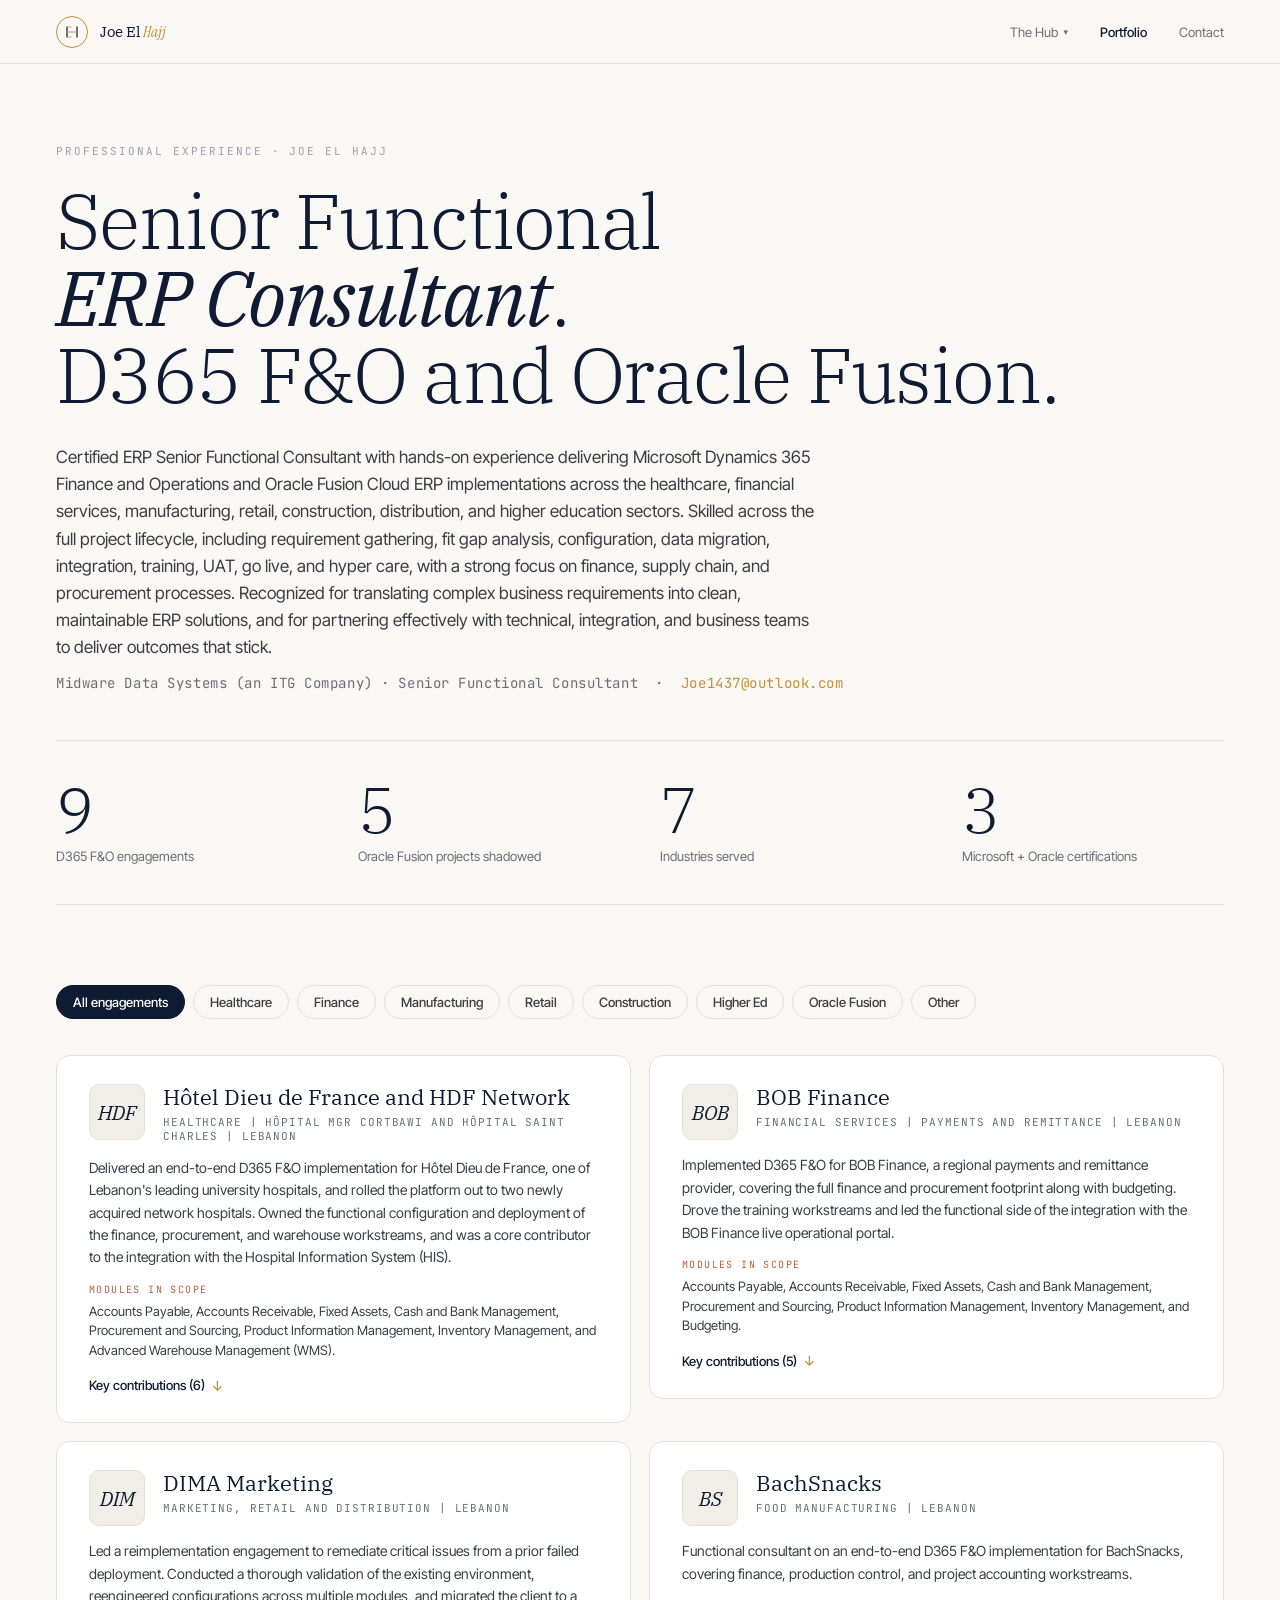
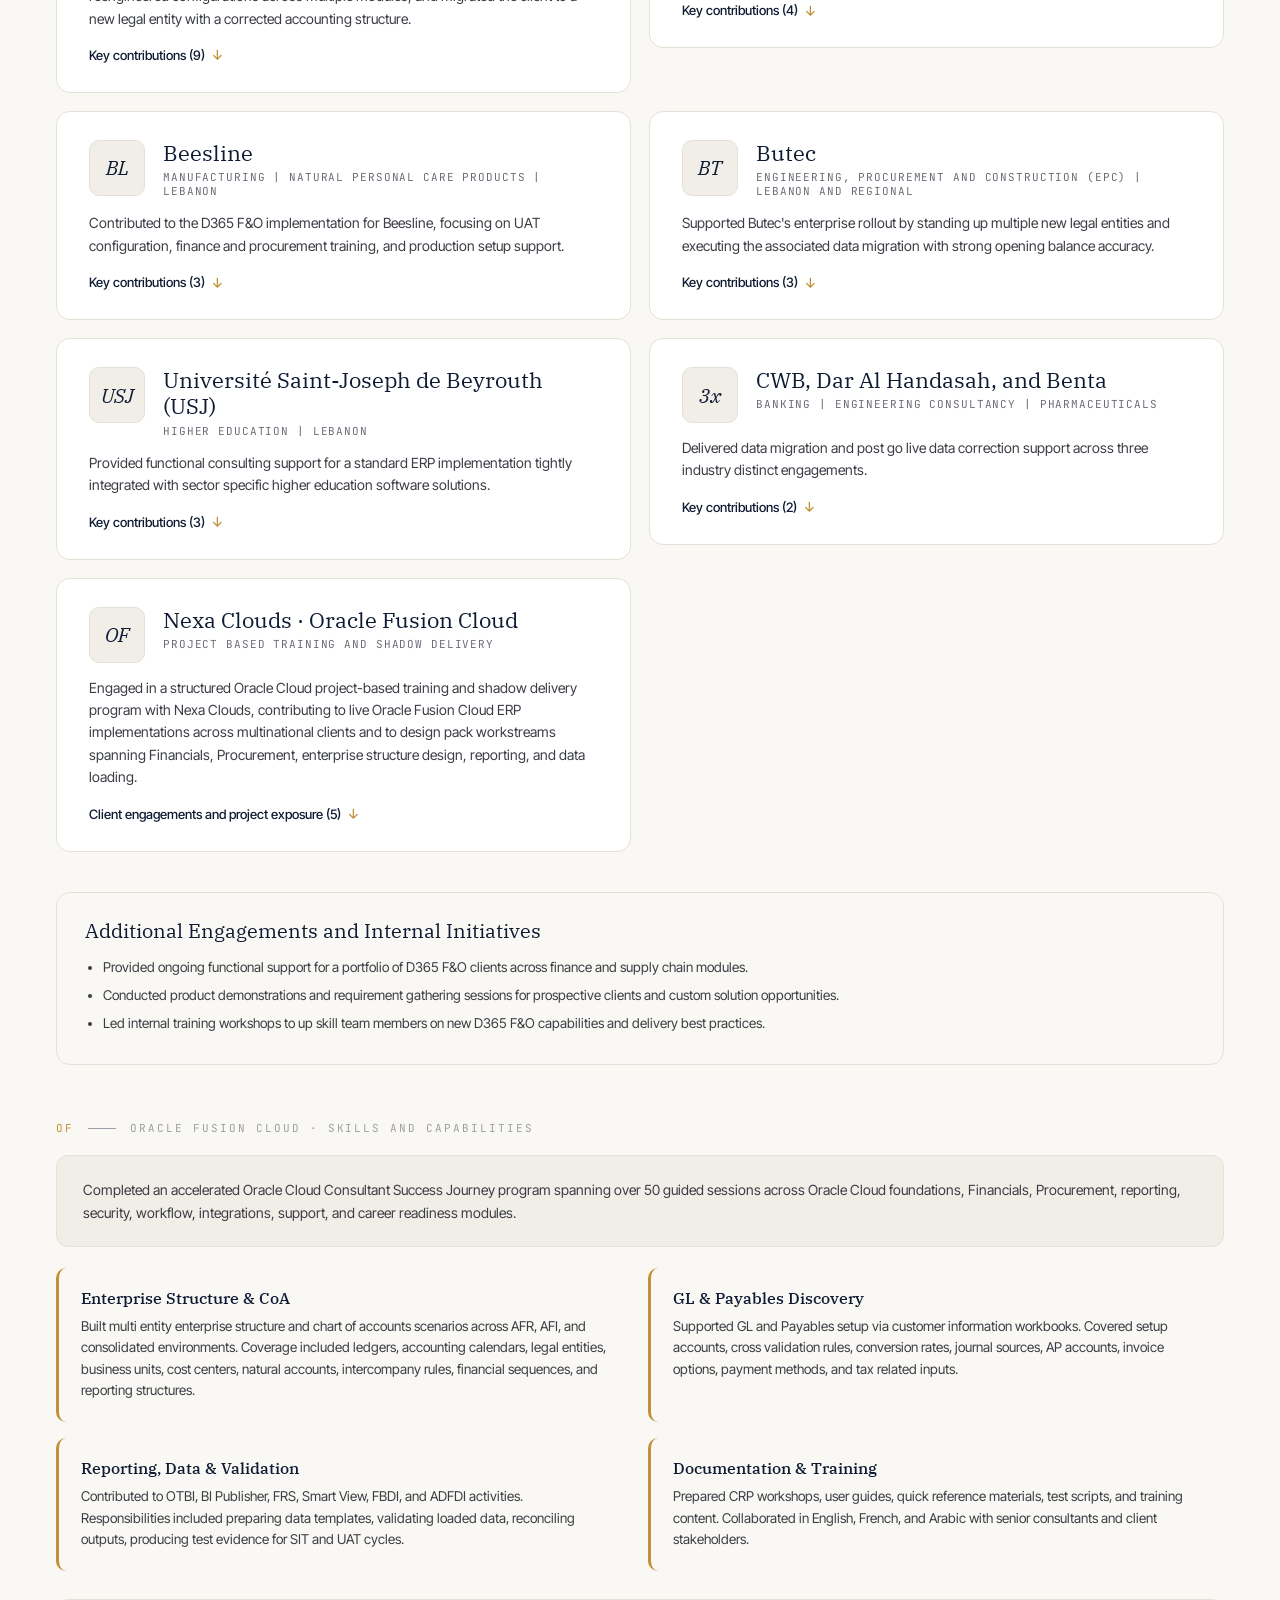
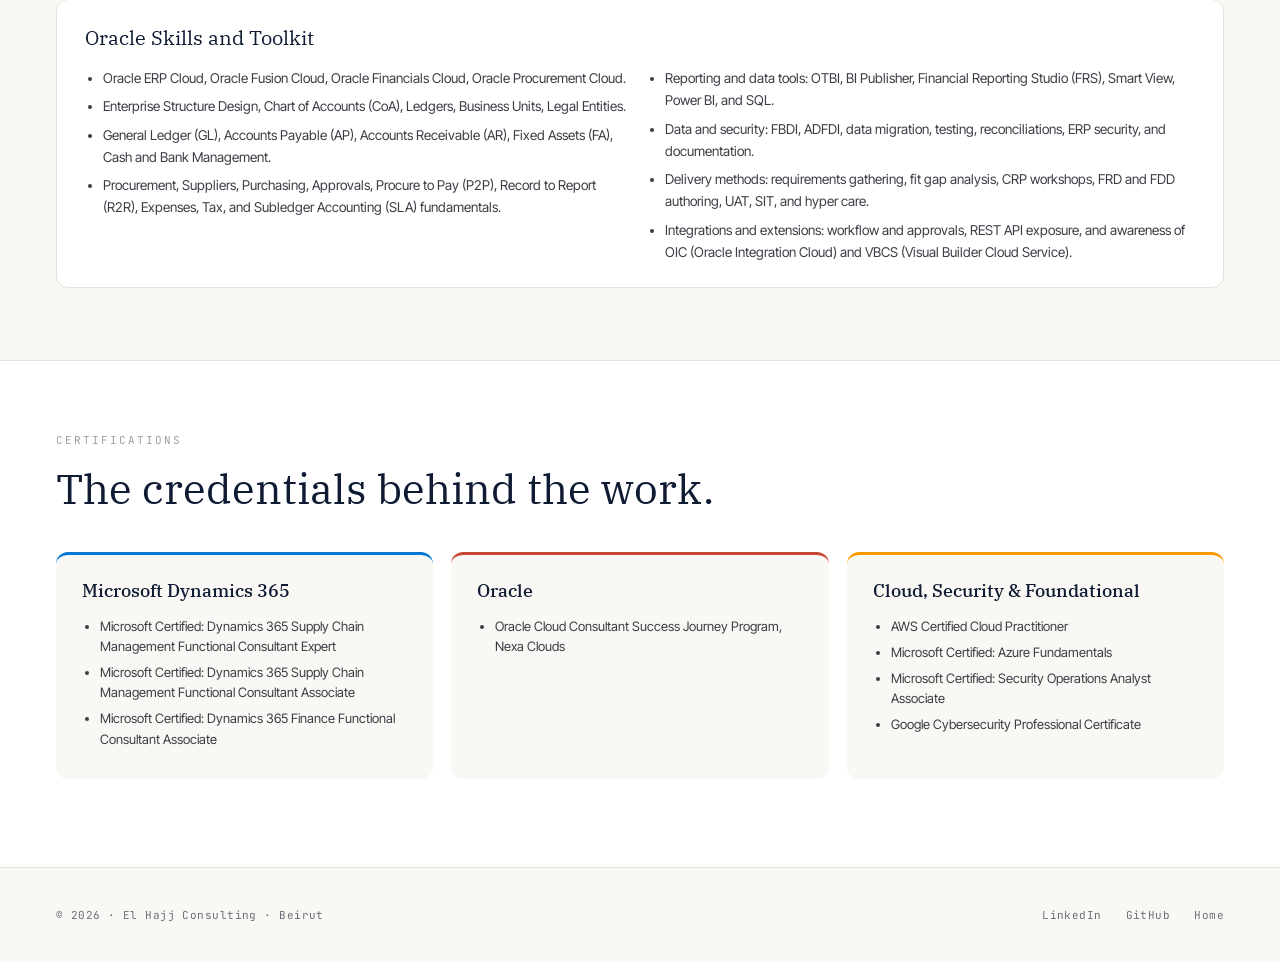
<file: portfolio.html>
<!DOCTYPE html>
<html lang="en">
<head>
<meta charset="UTF-8" />
<meta name="viewport" content="width=device-width, initial-scale=1.0" />
<title>Portfolio · Joe El Hajj · ERP Consulting</title>
<meta name="description" content="ERP consulting portfolio. D365 F&O and Oracle Fusion Cloud implementations across healthcare, finance, manufacturing, and more." />
<link rel="icon" href="/favicon.svg" type="image/svg+xml" />
<link rel="icon" href="/favicon-32.png" sizes="32x32" type="image/png" />
<link rel="apple-touch-icon" href="/apple-touch-icon.png" />
<link rel="canonical" href="https://elhajjconsulting.com/portfolio.html" />
<meta property="og:type" content="website" />
<meta property="og:site_name" content="El Hajj Consulting" />
<meta property="og:url" content="https://elhajjconsulting.com/portfolio.html" />
<meta property="og:title" content="Portfolio · Joe El Hajj · ERP Consulting" />
<meta property="og:description" content="ERP consulting portfolio. D365 F&O and Oracle Fusion Cloud implementations across healthcare, finance, manufacturing, and more." />
<meta property="og:image" content="https://elhajjconsulting.com/assets/images/og-image.png" />
<meta property="og:image:width" content="1200" />
<meta property="og:image:height" content="630" />
<link rel="preconnect" href="https://fonts.googleapis.com">
<link rel="preconnect" href="https://fonts.gstatic.com" crossorigin>
<link rel="stylesheet" href="assets/css/redesign.css" />
<style>
*, *::before, *::after { box-sizing: border-box; margin: 0; padding: 0; }
html { scroll-behavior: smooth; }
body {
  font-family: var(--rd-sans-b, var(--rd-sans-a));
  background: var(--rd-cream);
  color: var(--rd-ink);
  -webkit-font-smoothing: antialiased;
}
a { color: inherit; text-decoration: none; }
button { font-family: inherit; cursor: pointer; }

/* ── Header ── */
.rd-header {
  height: 64px; display: flex; align-items: center; padding: 0;
  border-bottom: 1px solid var(--rd-line); background: var(--rd-cream);
}
.rd-header__inner {
  max-width: 1320px; margin: 0 auto; padding: 0 56px;
  width: 100%; display: flex; align-items: center; height: 100%;
}
.rd-header__brand { display: flex; align-items: center; gap: 12px; text-decoration: none; flex-shrink: 0; }
.rd-header__mark {
  width: 32px; height: 32px; border-radius: 50%;
  display: inline-flex; align-items: center; justify-content: center;
  border: 1px solid var(--rd-gold); flex-shrink: 0;
}
.rd-header__name { font-family: var(--rd-serif-b); font-weight: 400; font-size: 15px; color: var(--rd-navy); letter-spacing: -0.005em; }
.rd-header__name em { color: var(--rd-gold); font-family: var(--rd-serif-a); font-style: italic; }
.rd-header__inner > nav { margin-left: auto; }
.rd-header__nav { display: flex; align-items: center; gap: 32px; font-size: 13px; color: var(--rd-ink-3); list-style: none; }
.rd-header__nav a { text-decoration: none; color: var(--rd-ink-3); transition: color 180ms; }
.rd-header__nav a:hover { color: var(--rd-navy); }
.rd-header__nav a.is-active { color: var(--rd-navy); font-weight: 500; }
.rd-nav-dropdown { position: relative; list-style: none; }
.rd-nav-dropdown__btn { background: none; border: none; padding: 0; font-family: inherit; font-size: 13px; color: var(--rd-ink-3); cursor: pointer; display: flex; align-items: center; gap: 5px; transition: color 180ms; }
.rd-nav-dropdown__btn:hover { color: var(--rd-navy); }
.rd-nav-dropdown__caret { display: inline-block; font-size: 9px; transition: transform 200ms; }
.rd-nav-dropdown.is-open .rd-nav-dropdown__caret { transform: rotate(180deg); }
.rd-nav-dropdown__menu { display: none; position: absolute; top: calc(100% + 14px); left: 50%; transform: translateX(-50%); min-width: 220px; background: #fff; border: 1px solid var(--rd-line); border-radius: 12px; padding: 6px; box-shadow: 0 12px 32px rgba(14,27,51,0.12); z-index: 300; }
.rd-nav-dropdown.is-open .rd-nav-dropdown__menu { display: block; }
.rd-nav-dropdown__link { display: block; padding: 9px 14px; font-size: 13px; color: var(--rd-ink-2); text-decoration: none; border-radius: 7px; transition: background 150ms, color 150ms; }
.rd-nav-dropdown__link:hover { background: var(--rd-stone-50); color: var(--rd-navy); }
.rd-nav-dropdown__divider { height: 1px; background: var(--rd-line); margin: 4px 8px; }

/* ── Section label ── */
.rd-section-label { display: flex; align-items: center; gap: 14px; font-family: var(--rd-mono); font-size: 11px; letter-spacing: 0.18em; text-transform: uppercase; color: var(--rd-ink-4); }
.rd-section-label__num { color: var(--rd-gold); }
.rd-section-label__rule { flex: 0 0 28px; height: 1px; background: var(--rd-ink-4); }

/* ── Portfolio content wrapper — mirrors rd-container ── */
.pf-hero, .pf-filter, .pf-projects, .pf-subsection, .pf-additional, .pf-certs {
  max-width: 1320px;
  margin-left: auto;
  margin-right: auto;
}

/* ── Hero ── */
.pf-hero { padding: 80px 56px 0; }
.pf-hero__title {
  font-family: var(--rd-serif-b); font-weight: 300;
  font-size: clamp(48px, 6vw, 88px); line-height: 1.0;
  letter-spacing: -0.02em; color: var(--rd-navy); margin: 24px 0 0;
}
.pf-hero__title em { font-style: italic; font-weight: 400; }
.pf-hero__lead { max-width: 760px; font-size: 17px; line-height: 1.6; color: var(--rd-ink-2); margin: 32px 0 12px; }
.pf-hero__context { font-size: 14px; color: var(--rd-ink-3); margin: 0 0 48px; font-family: var(--rd-mono); letter-spacing: 0.04em; }
.pf-stats { display: grid; grid-template-columns: repeat(4, 1fr); gap: 40px; padding: 40px 0; border-top: 1px solid var(--rd-line); border-bottom: 1px solid var(--rd-line); }
.pf-stat__num { font-family: var(--rd-serif-b); font-weight: 300; font-size: 64px; color: var(--rd-navy); line-height: 0.9; letter-spacing: -0.02em; }
.pf-stat__label { font-size: 13px; color: var(--rd-ink-3); margin-top: 10px; }

/* ── Filter chips ── */
.pf-filter { padding: 40px 56px 0; }
.pf-filter__chips { display: flex; flex-wrap: wrap; gap: 8px; }
.pf-filter__chip {
  background: transparent; color: var(--rd-ink-2); border: 1px solid var(--rd-line);
  padding: 8px 16px; border-radius: 999px;
  font-size: 13px; font-weight: 500;
  transition: all 150ms var(--rd-ease-snap);
}
.pf-filter__chip:hover { border-color: var(--rd-navy); color: var(--rd-navy); }
.pf-filter__chip.is-active { background: var(--rd-navy); color: #fff; border-color: var(--rd-navy); }

/* ── Project grid ── */
.pf-projects { padding: 36px 56px 40px; }
.pf-grid { display: grid; grid-template-columns: 1fr 1fr; gap: 18px; align-items: start; }
.pf-card {
  background: #fff; border: 1px solid var(--rd-line);
  border-radius: 14px; padding: 28px 32px;
  display: flex; flex-direction: column; gap: 14px;
  transition: box-shadow 300ms var(--rd-ease-snap), transform 300ms var(--rd-ease-snap);
}
.pf-card:hover { transform: translateY(-3px); box-shadow: 0 12px 32px rgba(14,27,51,0.07); }
.pf-card[hidden] { display: none; }
.pf-card__head { display: flex; align-items: flex-start; gap: 18px; }
.pf-card__logo {
  width: 56px; height: 56px; border-radius: 10px; flex-shrink: 0;
  background: var(--rd-stone-50); display: flex; align-items: center; justify-content: center;
  font-family: var(--rd-serif-b); font-weight: 400; font-style: italic;
  font-size: 20px; color: var(--rd-navy); border: 1px solid var(--rd-line);
}
.pf-card__title { font-family: var(--rd-serif-b); font-weight: 400; font-size: 22px; color: var(--rd-navy); margin: 0 0 4px; line-height: 1.2; }
.pf-card__meta { font-family: var(--rd-mono); font-size: 11px; letter-spacing: 0.08em; color: var(--rd-ink-3); text-transform: uppercase; }
.pf-card__lead { font-size: 14px; line-height: 1.6; color: var(--rd-ink-2); }
.pf-card__role { font-size: 13.5px; line-height: 1.6; color: var(--rd-ink-2); padding-left: 14px; border-left: 2px solid var(--rd-gold); }
.pf-card__modules-label { font-family: var(--rd-mono); font-size: 10px; letter-spacing: 0.14em; color: var(--rd-clay); text-transform: uppercase; margin-bottom: 6px; }
.pf-card__modules { font-size: 13px; color: var(--rd-ink-2); line-height: 1.5; }
details summary {
  cursor: pointer; font-size: 13px; font-weight: 500; color: var(--rd-navy);
  display: inline-flex; align-items: center; gap: 6px;
  list-style: none; user-select: none;
}
details summary::marker, details summary::-webkit-details-marker { display: none; }
details summary .arrow { color: var(--rd-gold); font-size: 14px; transition: transform 200ms; display: inline-block; }
details[open] > summary .arrow { transform: rotate(180deg); }
details ul { margin: 12px 0 0; padding-left: 18px; font-size: 13.5px; color: var(--rd-ink-2); line-height: 1.65; }
details ul li { margin-bottom: 6px; }

/* ── Sub-section within Oracle ── */
.pf-subsection { padding: 0 56px 72px; }
.pf-subsection__heading { font-family: var(--rd-serif-b); font-weight: 400; font-size: 28px; color: var(--rd-navy); margin: 0 0 8px; }
.pf-subsection__sub { font-size: 14px; color: var(--rd-ink-3); margin-bottom: 28px; }
.pf-skills-grid { display: grid; grid-template-columns: 1fr 1fr; gap: 16px; margin-bottom: 28px; }
.pf-skill-card { background: var(--rd-cream); border-radius: 10px; padding: 20px 22px; border-left: 3px solid var(--rd-gold); }
.pf-skill-card h4 { font-family: var(--rd-serif-b); font-weight: 500; font-size: 16px; color: var(--rd-navy); margin: 0 0 8px; }
.pf-skill-card p { font-size: 13.5px; color: var(--rd-ink-2); line-height: 1.6; margin: 0; }
.pf-toolkit { background: #fff; border: 1px solid var(--rd-line); border-radius: 12px; padding: 24px 28px; }
.pf-toolkit h4 { font-family: var(--rd-serif-b); font-weight: 400; font-size: 20px; color: var(--rd-navy); margin: 0 0 16px; }
.pf-toolkit ul { column-count: 2; column-gap: 2rem; padding-left: 18px; font-size: 13.5px; color: var(--rd-ink-2); line-height: 1.65; }
.pf-toolkit ul li { margin-bottom: 6px; break-inside: avoid; }
.pf-journey { background: var(--rd-stone-50); border: 1px solid var(--rd-line); border-radius: 12px; padding: 22px 26px; margin-bottom: 20px; }
.pf-journey p { font-size: 14px; line-height: 1.65; color: var(--rd-ink-2); margin: 0; }

/* ── Additional engagements (always visible below grid) ── */
.pf-additional { padding: 0 56px 56px; }
.pf-additional__card { background: var(--rd-cream); border: 1px solid var(--rd-line); border-radius: 14px; padding: 24px 28px; }
.pf-additional__title { font-family: var(--rd-serif-b); font-weight: 400; font-size: 20px; color: var(--rd-navy); margin: 0 0 12px; }
.pf-additional__list { padding-left: 18px; font-size: 13.5px; color: var(--rd-ink-2); line-height: 1.65; }
.pf-additional__list li { margin-bottom: 6px; }

/* ── Certifications ── */
.pf-certs { padding: 72px 56px 88px; background: var(--rd-paper); border-top: 1px solid var(--rd-line); }
.pf-certs__heading { font-family: var(--rd-serif-b); font-weight: 400; font-size: 42px; color: var(--rd-navy); margin: 14px 0 36px; }
.pf-certs__grid { display: grid; grid-template-columns: repeat(3, 1fr); gap: 18px; }
.pf-cert-card { padding: 24px 26px; background: var(--rd-cream); border-radius: 12px; }
.pf-cert-card__vendor { font-family: var(--rd-serif-b); font-weight: 500; font-size: 18px; color: var(--rd-navy); margin: 0 0 14px; display: block; }
.pf-cert-card ul { margin: 0; padding-left: 18px; font-size: 13px; color: var(--rd-ink-2); line-height: 1.55; }
.pf-cert-card ul li { margin-bottom: 6px; }

/* ── Footer ── */
.rd-footer {
  padding: 40px 56px; background: var(--rd-cream); border-top: 1px solid var(--rd-line);
  display: flex; justify-content: space-between; align-items: center;
  font-family: var(--rd-mono); font-size: 11px; letter-spacing: 0.04em; color: var(--rd-ink-3);
}
.rd-footer__links { display: flex; gap: 24px; }
.rd-footer__links a { color: var(--rd-ink-3); text-decoration: none; transition: color 180ms; }
.rd-footer__links a:hover { color: var(--rd-navy); }

/* ── Responsive ── */
@media (max-width: 960px) {
  .pf-stats { grid-template-columns: repeat(2, 1fr); }
  .pf-grid { grid-template-columns: 1fr; }
  .pf-skills-grid { grid-template-columns: 1fr; }
  .pf-certs__grid { grid-template-columns: 1fr 1fr; }
  .pf-toolkit ul { column-count: 1; }
}
@media (max-width: 700px) {
  .rd-header__inner { padding: 0 24px; }
  .rd-header__nav { gap: 16px; }
  .rd-header__nav > li:not(.rd-nav-dropdown) { display: none; }
  .pf-hero, .pf-filter, .pf-projects, .pf-subsection,
  .pf-additional, .pf-certs, .rd-footer { padding-left: 24px; padding-right: 24px; }
  .pf-stats { grid-template-columns: 1fr 1fr; gap: 24px; }
  .pf-certs__grid { grid-template-columns: 1fr; }
  .rd-footer { flex-direction: column; gap: 16px; }

  /* Tighter section padding for portfolio on phones. */
  .pf-hero { padding: 48px 24px 0; }
  .pf-filter { padding: 32px 24px 0; }
  .pf-projects { padding: 24px 24px 32px; }
  .pf-subsection { padding: 0 24px 48px; }
  .pf-additional { padding: 0 24px 40px; }
  .pf-certs { padding: 48px 24px 56px; }
  .pf-card { padding: 20px 22px; }
}
@media (max-width: 480px) {
  .rd-header__inner { padding: 0 16px; }
  .pf-hero, .pf-filter, .pf-projects, .pf-subsection,
  .pf-additional, .pf-certs, .rd-footer { padding-left: 16px; padding-right: 16px; }
  .pf-stats { grid-template-columns: 1fr; gap: 16px; }
  .pf-card { padding: 18px 18px; }
}
</style>
</head>
<body>

<!-- ============ HEADER ============ -->
<header class="rd-header">
  <div class="rd-header__inner">
    <a href="index.html" class="rd-header__brand">
      <span class="rd-header__mark">
        <svg width="18" height="18" viewBox="0 0 36 36" fill="none" aria-hidden="true">
          <path d="M 8 8 L 8 28"  stroke="#0E1B33" stroke-width="2.4" stroke-linecap="square"/>
          <path d="M 28 8 L 28 28" stroke="#0E1B33" stroke-width="2.4" stroke-linecap="square"/>
          <line x1="8" y1="8"  x2="17" y2="8"  stroke="#C29036" stroke-width="1.6"/>
          <line x1="8" y1="28" x2="17" y2="28" stroke="#C29036" stroke-width="1.6"/>
          <line x1="8" y1="18" x2="28" y2="18" stroke="#C29036" stroke-width="1.8"/>
        </svg>
      </span>
      <span class="rd-header__name">Joe El <em>Hajj</em></span>
    </a>
    <nav>
      <ul class="rd-header__nav">
        <li class="rd-nav-dropdown">
          <button class="rd-nav-dropdown__btn" aria-expanded="false" aria-haspopup="true">
            The Hub <span class="rd-nav-dropdown__caret">▾</span>
          </button>
          <div class="rd-nav-dropdown__menu" role="menu">
            <a href="consulting.html" class="rd-nav-dropdown__link">Overview</a>
            <div class="rd-nav-dropdown__divider"></div>
            <a href="lifecycle.html" class="rd-nav-dropdown__link">ERP Lifecycle</a>
            <a href="modules.html" class="rd-nav-dropdown__link">Modules</a>
            <a href="business-processes.html" class="rd-nav-dropdown__link">Business Processes</a>
            <a href="accounting.html" class="rd-nav-dropdown__link">Accounting</a>
            <a href="ai.html" class="rd-nav-dropdown__link">AI in D365</a>
            <a href="customizations.html" class="rd-nav-dropdown__link">Customizations &amp; Integrations</a>
            <a href="advanced.html" class="rd-nav-dropdown__link">Advanced Features</a>
          </div>
        </li>
        <li><a href="portfolio.html" class="is-active">Portfolio</a></li>
        <li><a href="index.html#contact">Contact</a></li>
      </ul>
    </nav>
  </div>
</header>

<!-- ============ HERO ============ -->
<section class="pf-hero">
  <div class="rd-section-label rd-rise">
    <span class="rd-section-label__text" style="color:var(--rd-ink-4);">Professional experience · Joe El Hajj</span>
  </div>
  <h1 class="pf-hero__title rd-rise">
    Senior Functional<br>
    <em>ERP Consultant</em>.<br>
    D365 F&amp;O and Oracle Fusion.
  </h1>
  <p class="pf-hero__lead rd-rise">
    Certified ERP Senior Functional Consultant with hands-on experience delivering Microsoft Dynamics 365 Finance
    and Operations and Oracle Fusion Cloud ERP implementations across the healthcare, financial services,
    manufacturing, retail, construction, distribution, and higher education sectors. Skilled across the full project
    lifecycle, including requirement gathering, fit gap analysis, configuration, data migration, integration,
    training, UAT, go live, and hyper care, with a strong focus on finance, supply chain, and procurement processes.
    Recognized for translating complex business requirements into clean, maintainable ERP solutions, and for
    partnering effectively with technical, integration, and business teams to deliver outcomes that stick.
  </p>
  <p class="pf-hero__context rd-rise">
    Midware Data Systems (an ITG Company) · Senior Functional Consultant &nbsp;·&nbsp;
    <a href="mailto:Joe1437@outlook.com" style="color:var(--rd-gold);">Joe1437@outlook.com</a>
  </p>

  <div class="pf-stats rd-stagger">
    <div>
      <div class="pf-stat__num">9</div>
      <div class="pf-stat__label">D365 F&amp;O engagements</div>
    </div>
    <div>
      <div class="pf-stat__num">5</div>
      <div class="pf-stat__label">Oracle Fusion projects shadowed</div>
    </div>
    <div>
      <div class="pf-stat__num">7</div>
      <div class="pf-stat__label">Industries served</div>
    </div>
    <div>
      <div class="pf-stat__num">3</div>
      <div class="pf-stat__label">Microsoft + Oracle certifications</div>
    </div>
  </div>
</section>

<!-- ============ FILTER ============ -->
<div class="pf-filter" style="margin-top:40px;">
  <div class="pf-filter__chips">
    <button class="pf-filter__chip is-active" data-filter="all">All engagements</button>
    <button class="pf-filter__chip" data-filter="healthcare">Healthcare</button>
    <button class="pf-filter__chip" data-filter="finance">Finance</button>
    <button class="pf-filter__chip" data-filter="manufacturing">Manufacturing</button>
    <button class="pf-filter__chip" data-filter="retail">Retail</button>
    <button class="pf-filter__chip" data-filter="construction">Construction</button>
    <button class="pf-filter__chip" data-filter="education">Higher Ed</button>
    <button class="pf-filter__chip" data-filter="oracle">Oracle Fusion</button>
    <button class="pf-filter__chip" data-filter="mixed">Other</button>
  </div>
</div>

<!-- ============ PROJECT GRID ============ -->
<section class="pf-projects">
  <div class="pf-grid" id="projectGrid">

    <!-- HDF -->
    <article class="pf-card" data-sector="healthcare">
      <div class="pf-card__head">
        <div class="pf-card__logo">HDF</div>
        <div>
          <h3 class="pf-card__title">Hôtel Dieu de France and HDF Network</h3>
          <div class="pf-card__meta">Healthcare | Hôpital Mgr Cortbawi and Hôpital Saint Charles | Lebanon</div>
        </div>
      </div>
      <p class="pf-card__lead">Delivered an end-to-end D365 F&amp;O implementation for Hôtel Dieu de France, one of Lebanon's leading university hospitals, and rolled the platform out to two newly acquired network hospitals. Owned the functional configuration and deployment of the finance, procurement, and warehouse workstreams, and was a core contributor to the integration with the Hospital Information System (HIS).</p>
      <div>
        <div class="pf-card__modules-label">Modules in scope</div>
        <div class="pf-card__modules">Accounts Payable, Accounts Receivable, Fixed Assets, Cash and Bank Management, Procurement and Sourcing, Product Information Management, Inventory Management, and Advanced Warehouse Management (WMS).</div>
      </div>
      <details>
        <summary>Key contributions (6) <span class="arrow">↓</span></summary>
        <ul>
          <li>Led requirement gathering and fit gap analysis workshops across finance, procurement, and warehouse stakeholders.</li>
          <li>Authored complete project documentation, including user guides, Functional Design Documents (FDDs), and Requirement Definition Documents (RDDs).</li>
          <li>Managed data migration, UAT execution, go live, and post go live hyper care across all in-scope modules.</li>
          <li>Designed and built financial reports using the D365 Financial Report Designer to support month end reporting and management review.</li>
          <li>Implemented database logging to strengthen auditability and traceability of master data and transactional changes.</li>
          <li>Played a central role in the HIS to D365 F&amp;O integration by supporting requirement sessions, configuring integration setup, leading integration specific training, and validating end to end integrated transactions.</li>
        </ul>
      </details>
    </article>

    <!-- BOB Finance -->
    <article class="pf-card" data-sector="finance">
      <div class="pf-card__head">
        <div class="pf-card__logo">BOB</div>
        <div>
          <h3 class="pf-card__title">BOB Finance</h3>
          <div class="pf-card__meta">Financial Services | Payments and Remittance | Lebanon</div>
        </div>
      </div>
      <p class="pf-card__lead">Implemented D365 F&amp;O for BOB Finance, a regional payments and remittance provider, covering the full finance and procurement footprint along with budgeting. Drove the training workstreams and led the functional side of the integration with the BOB Finance live operational portal.</p>
      <div>
        <div class="pf-card__modules-label">Modules in scope</div>
        <div class="pf-card__modules">Accounts Payable, Accounts Receivable, Fixed Assets, Cash and Bank Management, Procurement and Sourcing, Product Information Management, Inventory Management, and Budgeting.</div>
      </div>
      <details>
        <summary>Key contributions (5) <span class="arrow">↓</span></summary>
        <ul>
          <li>Led every functional training workshop across in-scope modules and conducted fit gap analysis for new and evolving business requirements.</li>
          <li>Designed and configured approval workflows and custom security roles aligned to the client's segregation of duties and internal control requirements.</li>
          <li>Authored detailed user guides for all in-scope modules to support adoption and post go live self-service.</li>
          <li>Owned data migration, UAT facilitation, go live, and hyper care.</li>
          <li>Partnered with the technical team on the BOB Finance live portal to D365 F&amp;O integration by supporting requirement gathering, conducting integration specific training, configuring integration setup, and validating integrated transactions.</li>
        </ul>
      </details>
    </article>

    <!-- DIMA -->
    <article class="pf-card" data-sector="retail">
      <div class="pf-card__head">
        <div class="pf-card__logo">DIM</div>
        <div>
          <h3 class="pf-card__title">DIMA Marketing</h3>
          <div class="pf-card__meta">Marketing, Retail and Distribution | Lebanon</div>
        </div>
      </div>
      <p class="pf-card__lead">Led a reimplementation engagement to remediate critical issues from a prior failed deployment. Conducted a thorough validation of the existing environment, reengineered configurations across multiple modules, and migrated the client to a new legal entity with a corrected accounting structure.</p>
      <details>
        <summary>Key contributions (9) <span class="arrow">↓</span></summary>
        <ul>
          <li>Validated the previous implementation end-to-end and corrected issues across accounting structure, posting profiles, and module configuration.</li>
          <li>Implemented the Fixed Assets module from scratch and delivered training on Fixed Assets and Accounts Payable.</li>
          <li>Configured prepayments, master planning (Min/Max), and vendor and customer rebates.</li>
          <li>Resolved customer master synchronization issues between D365 F&amp;O and the Point of Sale (POS) system.</li>
          <li>Set up days overdue customer blocking rules to strengthen credit control.</li>
          <li>Configured Business Events together with Power Automate to enable email-based review and approval workflows.</li>
          <li>Supported the rollout of the Retail and Service Orders modules.</li>
          <li>Performed data migration into the new legal entity and delivered go-live and hyper care support.</li>
          <li>Coordinated testing and delivery sessions with the technical team for customized solutions.</li>
        </ul>
      </details>
    </article>

    <!-- BachSnacks -->
    <article class="pf-card" data-sector="manufacturing">
      <div class="pf-card__head">
        <div class="pf-card__logo">BS</div>
        <div>
          <h3 class="pf-card__title">BachSnacks</h3>
          <div class="pf-card__meta">Food Manufacturing | Lebanon</div>
        </div>
      </div>
      <p class="pf-card__lead">Functional consultant on an end-to-end D365 F&amp;O implementation for BachSnacks, covering finance, production control, and project accounting workstreams.</p>
      <details>
        <summary>Key contributions (4) <span class="arrow">↓</span></summary>
        <ul>
          <li>Conducted requirement gathering, fit gap analysis, data migration, and finance training workshops.</li>
          <li>Configured the full finance suite alongside Production Control, including BOMs, formulas, routes, operations, jobs, production and batch orders, co products and by products, and product costing.</li>
          <li>Authored Functional Requirement Documents (FRDs) and FDDs and supported the team through production go live and end user training.</li>
          <li>Implemented and trained users on the Project Management and Accounting module.</li>
        </ul>
      </details>
    </article>

    <!-- Beesline -->
    <article class="pf-card" data-sector="manufacturing">
      <div class="pf-card__head">
        <div class="pf-card__logo">BL</div>
        <div>
          <h3 class="pf-card__title">Beesline</h3>
          <div class="pf-card__meta">Manufacturing | Natural Personal Care Products | Lebanon</div>
        </div>
      </div>
      <p class="pf-card__lead">Contributed to the D365 F&amp;O implementation for Beesline, focusing on UAT configuration, finance and procurement training, and production setup support.</p>
      <details>
        <summary>Key contributions (3) <span class="arrow">↓</span></summary>
        <ul>
          <li>Executed data migration and system configuration on the UAT environment.</li>
          <li>Delivered training sessions on Procurement and Sourcing, Accounts Payable, and Cash and Bank Management.</li>
          <li>Supported the configuration and rollout of the Production Control module.</li>
        </ul>
      </details>
    </article>

    <!-- Butec -->
    <article class="pf-card" data-sector="construction">
      <div class="pf-card__head">
        <div class="pf-card__logo">BT</div>
        <div>
          <h3 class="pf-card__title">Butec</h3>
          <div class="pf-card__meta">Engineering, Procurement and Construction (EPC) | Lebanon and Regional</div>
        </div>
      </div>
      <p class="pf-card__lead">Supported Butec's enterprise rollout by standing up multiple new legal entities and executing the associated data migration with strong opening balance accuracy.</p>
      <details>
        <summary>Key contributions (3) <span class="arrow">↓</span></summary>
        <ul>
          <li>Created and configured multiple new legal entities aligned to the client's group structure.</li>
          <li>Performed data migration and opening balance migration for each new entity.</li>
          <li>Led data template workshops with client teams to standardize migration practices across entities.</li>
        </ul>
      </details>
    </article>

    <!-- USJ -->
    <article class="pf-card" data-sector="education">
      <div class="pf-card__head">
        <div class="pf-card__logo">USJ</div>
        <div>
          <h3 class="pf-card__title">Université Saint-Joseph de Beyrouth (USJ)</h3>
          <div class="pf-card__meta">Higher Education | Lebanon</div>
        </div>
      </div>
      <p class="pf-card__lead">Provided functional consulting support for a standard ERP implementation tightly integrated with sector specific higher education software solutions.</p>
      <details>
        <summary>Key contributions (3) <span class="arrow">↓</span></summary>
        <ul>
          <li>Supported requirement gathering sessions for the standard ERP scope and integration touchpoints with the higher education platform.</li>
          <li>Delivered Fixed Assets and Inventory training workshops.</li>
          <li>Conducted data migration for the in-scope modules.</li>
        </ul>
      </details>
    </article>

    <!-- CWB / Dar / Benta -->
    <article class="pf-card" data-sector="mixed">
      <div class="pf-card__head">
        <div class="pf-card__logo">3x</div>
        <div>
          <h3 class="pf-card__title">CWB, Dar Al Handasah, and Benta</h3>
          <div class="pf-card__meta">Banking | Engineering Consultancy | Pharmaceuticals</div>
        </div>
      </div>
      <p class="pf-card__lead">Delivered data migration and post go live data correction support across three industry distinct engagements.</p>
      <details>
        <summary>Key contributions (2) <span class="arrow">↓</span></summary>
        <ul>
          <li>Executed data migration using the Data Management Framework (DMF), including the Copy into Legal Entity capability where applicable.</li>
          <li>Provided remediation support for data quality and master data correction after deployment.</li>
        </ul>
      </details>
    </article>

    <!-- Oracle / Nexa -->
    <article class="pf-card" data-sector="oracle">
      <div class="pf-card__head">
        <div class="pf-card__logo">OF</div>
        <div>
          <h3 class="pf-card__title">Nexa Clouds · Oracle Fusion Cloud</h3>
          <div class="pf-card__meta">Project Based Training and Shadow Delivery</div>
        </div>
      </div>
      <p class="pf-card__lead">Engaged in a structured Oracle Cloud project-based training and shadow delivery program with Nexa Clouds, contributing to live Oracle Fusion Cloud ERP implementations across multinational clients and to design pack workstreams spanning Financials, Procurement, enterprise structure design, reporting, and data loading.</p>
      <details>
        <summary>Client engagements and project exposure (5) <span class="arrow">↓</span></summary>
        <ul>
          <li><strong>AFR, AFI, and consolidated finance setup track:</strong> multi entity finance design covering ledgers, legal entities, business units, cost centers, intercompany configuration, financial sequences, and group reporting structures.</li>
          <li><strong>Air France CRP1 General Ledger workshop assets:</strong> prepared and reviewed CRP materials supporting senior consultants through Conference Room Pilot sessions for the Air France engagement.</li>
          <li><strong>Bostik General Ledger discovery workbook:</strong> completed the GL discovery template covering accounting calendars, cross validation rules, conversion rates, and chart of accounts mappings.</li>
          <li><strong>Payables request for information packs:</strong> contributed to AP discovery covering payment terms, invoice options, payment methods, blocking codes, and tax inputs.</li>
          <li>Senior-led walkthroughs and solution demonstrations across Juman Group, Gerflor, DG Jones, and Middle East Airlines.</li>
        </ul>
      </details>
    </article>

  </div>
</section>

<!-- ============ ADDITIONAL ENGAGEMENTS ============ -->
<section class="pf-additional">
  <div class="pf-additional__card">
    <h3 class="pf-additional__title">Additional Engagements and Internal Initiatives</h3>
    <ul class="pf-additional__list">
      <li>Provided ongoing functional support for a portfolio of D365 F&amp;O clients across finance and supply chain modules.</li>
      <li>Conducted product demonstrations and requirement gathering sessions for prospective clients and custom solution opportunities.</li>
      <li>Led internal training workshops to up skill team members on new D365 F&amp;O capabilities and delivery best practices.</li>
    </ul>
  </div>
</section>

<!-- ============ ORACLE SKILLS DEEP-DIVE ============ -->
<section class="pf-subsection" style="padding-top:0;">
  <div class="rd-section-label rd-rise" style="margin-bottom:20px;">
    <span class="rd-section-label__num">OF</span>
    <span class="rd-section-label__rule"></span>
    <span class="rd-section-label__text">Oracle Fusion Cloud · skills and capabilities</span>
  </div>

  <div class="pf-journey rd-rise">
    <p>Completed an accelerated Oracle Cloud Consultant Success Journey program spanning over 50 guided sessions
    across Oracle Cloud foundations, Financials, Procurement, reporting, security, workflow, integrations,
    support, and career readiness modules.</p>
  </div>

  <div class="pf-skills-grid rd-stagger">
    <div class="pf-skill-card">
      <h4>Enterprise Structure &amp; CoA</h4>
      <p>Built multi entity enterprise structure and chart of accounts scenarios across AFR, AFI, and consolidated environments. Coverage included ledgers, accounting calendars, legal entities, business units, cost centers, natural accounts, intercompany rules, financial sequences, and reporting structures.</p>
    </div>
    <div class="pf-skill-card">
      <h4>GL &amp; Payables Discovery</h4>
      <p>Supported GL and Payables setup via customer information workbooks. Covered setup accounts, cross validation rules, conversion rates, journal sources, AP accounts, invoice options, payment methods, and tax related inputs.</p>
    </div>
    <div class="pf-skill-card">
      <h4>Reporting, Data &amp; Validation</h4>
      <p>Contributed to OTBI, BI Publisher, FRS, Smart View, FBDI, and ADFDI activities. Responsibilities included preparing data templates, validating loaded data, reconciling outputs, producing test evidence for SIT and UAT cycles.</p>
    </div>
    <div class="pf-skill-card">
      <h4>Documentation &amp; Training</h4>
      <p>Prepared CRP workshops, user guides, quick reference materials, test scripts, and training content. Collaborated in English, French, and Arabic with senior consultants and client stakeholders.</p>
    </div>
  </div>

  <div class="pf-toolkit rd-rise">
    <h4>Oracle Skills and Toolkit</h4>
    <ul>
      <li>Oracle ERP Cloud, Oracle Fusion Cloud, Oracle Financials Cloud, Oracle Procurement Cloud.</li>
      <li>Enterprise Structure Design, Chart of Accounts (CoA), Ledgers, Business Units, Legal Entities.</li>
      <li>General Ledger (GL), Accounts Payable (AP), Accounts Receivable (AR), Fixed Assets (FA), Cash and Bank Management.</li>
      <li>Procurement, Suppliers, Purchasing, Approvals, Procure to Pay (P2P), Record to Report (R2R), Expenses, Tax, and Subledger Accounting (SLA) fundamentals.</li>
      <li>Reporting and data tools: OTBI, BI Publisher, Financial Reporting Studio (FRS), Smart View, Power BI, and SQL.</li>
      <li>Data and security: FBDI, ADFDI, data migration, testing, reconciliations, ERP security, and documentation.</li>
      <li>Delivery methods: requirements gathering, fit gap analysis, CRP workshops, FRD and FDD authoring, UAT, SIT, and hyper care.</li>
      <li>Integrations and extensions: workflow and approvals, REST API exposure, and awareness of OIC (Oracle Integration Cloud) and VBCS (Visual Builder Cloud Service).</li>
    </ul>
  </div>
</section>

<!-- ============ CERTIFICATIONS ============ -->
<section class="pf-certs">
  <div style="max-width:1320px;margin:0 auto;">
    <div class="rd-section-label rd-rise">
      <span class="rd-section-label__text" style="color:var(--rd-ink-4);">Certifications</span>
    </div>
    <h2 class="pf-certs__heading rd-rise">The credentials behind the work.</h2>
    <div class="pf-certs__grid rd-stagger">
      <div class="pf-cert-card" style="border-top: 3px solid #0078D4;">
        <span class="pf-cert-card__vendor">Microsoft Dynamics 365</span>
        <ul>
          <li>Microsoft Certified: Dynamics 365 Supply Chain Management Functional Consultant Expert</li>
          <li>Microsoft Certified: Dynamics 365 Supply Chain Management Functional Consultant Associate</li>
          <li>Microsoft Certified: Dynamics 365 Finance Functional Consultant Associate</li>
        </ul>
      </div>
      <div class="pf-cert-card" style="border-top: 3px solid #C74634;">
        <span class="pf-cert-card__vendor">Oracle</span>
        <ul>
          <li>Oracle Cloud Consultant Success Journey Program, Nexa Clouds</li>
        </ul>
      </div>
      <div class="pf-cert-card" style="border-top: 3px solid #FF9900;">
        <span class="pf-cert-card__vendor">Cloud, Security &amp; Foundational</span>
        <ul>
          <li>AWS Certified Cloud Practitioner</li>
          <li>Microsoft Certified: Azure Fundamentals</li>
          <li>Microsoft Certified: Security Operations Analyst Associate</li>
          <li>Google Cybersecurity Professional Certificate</li>
        </ul>
      </div>
    </div>
  </div>
</section>

<!-- ============ FOOTER ============ -->
<footer class="rd-footer">
  <div>© 2026 · El Hajj Consulting · Beirut</div>
  <div class="rd-footer__links">
    <a href="https://www.linkedin.com/in/joe-el-hajj" target="_blank" rel="noopener">LinkedIn</a>
    <a href="https://github.com/joe1437" target="_blank" rel="noopener">GitHub</a>
    <a href="index.html">Home</a>
  </div>
</footer>

<script src="assets/js/scroll.js" defer></script>
<script>
// Hub dropdown toggle
(function () {
  var dd = document.querySelector('.rd-nav-dropdown');
  if (!dd) return;
  var btn = dd.querySelector('.rd-nav-dropdown__btn');
  btn.addEventListener('click', function (e) {
    e.stopPropagation();
    var open = dd.classList.toggle('is-open');
    btn.setAttribute('aria-expanded', String(open));
  });
  document.addEventListener('click', function () {
    dd.classList.remove('is-open');
    btn.setAttribute('aria-expanded', 'false');
  });
})();

// Sector filter — show/hide cards by data-sector
(function () {
  var chips = document.querySelectorAll('.pf-filter__chip');
  var cards = document.querySelectorAll('.pf-card');

  function filter(sector) {
    chips.forEach(function (c) {
      c.classList.toggle('is-active', c.dataset.filter === sector);
    });
    cards.forEach(function (card) {
      var match = sector === 'all' || card.dataset.sector === sector;
      card.hidden = !match;
    });
  }

  chips.forEach(function (chip) {
    chip.addEventListener('click', function () {
      filter(chip.dataset.filter);
    });
  });
})();
</script>
</body>
</html>
</file>
<file: assets/css/redesign.css>
/* ============================================================
   Redesign — design tokens & animation system
   HomeA editorial direction: Instrument Serif × Inter Tight
   ============================================================ */

@import url('https://fonts.googleapis.com/css2?family=Instrument+Serif:ital@0;1&family=Inter+Tight:wght@400;500;600;700&family=IBM+Plex+Serif:wght@300;400;500&family=JetBrains+Mono:wght@400;500&display=swap');

:root {
  /* Brand */
  --rd-navy:       #0E1B33;
  --rd-navy-700:   #15243F;
  --rd-navy-500:   #2B3F66;
  --rd-gold:       #C29036;
  --rd-gold-hover: #A77A28;
  --rd-clay:       #B5613E;

  /* Surfaces */
  --rd-cream:      #FAF8F4;
  --rd-paper:      #FFFFFF;
  --rd-stone-50:   #F1EEE8;
  --rd-stone-100:  #E5E1D7;
  --rd-line:       #E5E1D7;

  /* Text */
  --rd-ink:   #14151A;
  --rd-ink-2: #3B3D45;
  --rd-ink-3: #6B6E78;
  --rd-ink-4: #9C9FA7;

  /* Type */
  --rd-serif-a: 'Instrument Serif', 'Times New Roman', serif;
  --rd-sans-a:  'Inter Tight', 'Inter', system-ui, sans-serif;
  --rd-serif-b: 'IBM Plex Serif', 'Times New Roman', serif;
  --rd-mono:    'JetBrains Mono', monospace;

  /* Motion */
  --rd-ease-out:  cubic-bezier(0.22, 0.61, 0.36, 1);
  --rd-ease-snap: cubic-bezier(0.16, 1, 0.3, 1);
  --rd-fast:      180ms;
  --rd-base:      320ms;
  --rd-slow:      520ms;
}

/* ---- Scroll-reveal ---- */
.rd-rise {
  opacity: 0;
  transform: translateY(28px);
  transition: opacity 720ms var(--rd-ease-snap), transform 720ms var(--rd-ease-snap);
  will-change: opacity, transform;
}
.rd-rise.in { opacity: 1; transform: none; }

.rd-fade { opacity: 0; transition: opacity 800ms var(--rd-ease-out); }
.rd-fade.in { opacity: 1; }

.rd-blur {
  opacity: 0;
  filter: blur(8px);
  transition: opacity 720ms var(--rd-ease-snap), filter 720ms var(--rd-ease-snap);
}
.rd-blur.in { opacity: 1; filter: none; }

.rd-stagger > * {
  opacity: 0;
  transform: translateY(20px);
  transition: opacity 620ms var(--rd-ease-snap), transform 620ms var(--rd-ease-snap);
}
.rd-stagger.in > * { opacity: 1; transform: none; }
.rd-stagger.in > *:nth-child(1) { transition-delay:  60ms; }
.rd-stagger.in > *:nth-child(2) { transition-delay: 140ms; }
.rd-stagger.in > *:nth-child(3) { transition-delay: 220ms; }
.rd-stagger.in > *:nth-child(4) { transition-delay: 300ms; }
.rd-stagger.in > *:nth-child(5) { transition-delay: 380ms; }
.rd-stagger.in > *:nth-child(6) { transition-delay: 460ms; }
.rd-stagger.in > *:nth-child(7) { transition-delay: 540ms; }
.rd-stagger.in > *:nth-child(8) { transition-delay: 620ms; }

/* Parallax — driven by --scrollY on :root */
.rd-parallax-slow { transform: translate3d(0, calc(var(--scrollY,0) * 0.15px), 0); will-change: transform; }
.rd-parallax-up   { transform: translate3d(0, calc(var(--scrollY,0) * -0.10px), 0); will-change: transform; }

@media (prefers-reduced-motion: reduce) {
  .rd-rise, .rd-fade, .rd-blur, .rd-stagger > * {
    opacity: 1 !important; transform: none !important; filter: none !important;
  }
  [class*="rd-parallax-"] { transform: none !important; }
}

/* ---- Eyebrow / label ---- */
.rd-eyebrow {
  display: inline-block;
  font-family: var(--rd-mono);
  font-size: 11px;
  letter-spacing: 0.18em;
  text-transform: uppercase;
  color: var(--rd-gold);
  font-weight: 500;
}

/* ---- Pull quote ---- */
.rd-pull {
  font-family: var(--rd-serif-a);
  font-style: italic;
  font-weight: 400;
  font-size: 28px;
  line-height: 1.25;
  color: var(--rd-navy);
  border-left: 2px solid var(--rd-clay);
  padding: 8px 0 8px 20px;
}

/* ---- Big number ---- */
.rd-bignum {
  font-family: var(--rd-serif-a);
  font-size: 96px;
  line-height: 0.9;
  letter-spacing: -0.02em;
  color: var(--rd-navy);
  font-weight: 400;
}

/* ---- Audience selector ---- */
.rd-audience {
  display: inline-flex;
  gap: 0;
  background: var(--rd-paper);
  border: 1px solid var(--rd-line);
  border-radius: 12px;
  padding: 6px;
  box-shadow: 0 1px 2px rgba(15,23,42,0.04);
}
.rd-audience button {
  background: transparent;
  border: 0;
  color: var(--rd-ink-2);
  padding: 10px 18px;
  font-family: var(--rd-sans-a);
  font-size: 14px;
  font-weight: 500;
  cursor: pointer;
  border-radius: 8px;
  transition: background var(--rd-fast), color var(--rd-fast);
  white-space: nowrap;
}
.rd-audience button:hover { background: var(--rd-stone-50); }
.rd-audience button.is-active {
  background: var(--rd-gold);
  color: var(--rd-navy);
}

/* ---- Chapter cards ---- */
.rd-chapter {
  display: block;
  padding: 24px 28px;
  background: #fff;
  border: 1px solid var(--rd-line);
  border-radius: 12px;
  text-decoration: none;
  cursor: pointer;
  transition: box-shadow 320ms var(--rd-ease-snap),
              border-color 320ms var(--rd-ease-snap),
              transform 320ms var(--rd-ease-snap);
}
.rd-chapter:hover {
  transform: translateY(-4px);
  box-shadow: 0 14px 34px rgba(14,27,51,0.10);
  border-color: var(--rd-stone-100);
}

/* ---- Engagement cards ---- */
.rd-engagement {
  background: var(--rd-cream);
  border: 1px solid var(--rd-line);
  border-radius: 14px;
  padding: 28px 30px;
  display: flex;
  flex-direction: column;
  gap: 18px;
  text-decoration: none;
  transition: transform 300ms var(--rd-ease-snap), box-shadow 300ms var(--rd-ease-snap);
  cursor: pointer;
}
.rd-engagement:hover {
  transform: translateY(-4px);
  box-shadow: 0 14px 40px rgba(14,27,51,0.08);
}

/* ---- Lifecycle puck animation ---- */
@keyframes lifecycle-pulse {
  0%, 100% { r: 5; }
  50% { r: 7; }
}
@keyframes orbit-cw  { to { transform: rotate(360deg);  } }
@keyframes orbit-ccw { to { transform: rotate(-360deg); } }

/* ============================================================
   Mobile refinements — applied site-wide.
   Layered AFTER per-page CSS via load order in <head>? No —
   redesign.css is loaded FIRST, so we use specificity and
   targeted breakpoints that match or override page rules.
   Goal: do not change desktop layout; only tighten mobile.
   ============================================================ */

/* Prevent accidental horizontal scroll on narrow viewports.
   Use `overflow-x: clip` so it doesn't break `position: sticky`
   on the header (overflow-x: hidden establishes a scroll container
   which breaks sticky in most browsers). */
html, body { max-width: 100%; overflow-x: clip; }

/* Keep decorative/inline SVGs from forcing horizontal scroll. */
@media (max-width: 720px) {
  svg:not([width]) { max-width: 100%; height: auto; }
}

/* ── Tablet & small-laptop polish (≤900px) ── */
@media (max-width: 900px) {
  /* The Hub dropdown stays visible; sibling nav items collapse to save room. */
  .rd-header__nav .rd-nav-dropdown { display: list-item; }
  .rd-nav-dropdown__menu {
    /* Anchor the menu to the right edge of the dropdown button so it
       never overflows the viewport on narrow screens. */
    left: auto;
    right: 0;
    transform: none;
    min-width: 220px;
    max-width: calc(100vw - 32px);
  }
}

/* ── Phone breakpoint (≤640px) ── */
@media (max-width: 640px) {
  /* Header: compact brand, keep dropdown + CTA usable. */
  .rd-header { height: 56px; }
  /* "El Hajj Consulting" wordmark is wider than the old "Joe El Hajj".
     On phones we let the EH monogram carry the "Consulting" half so
     "El Hajj" alone fits cleanly next to the dropdown + CTA. */
  .rd-header__name .rd-header__name-suffix { display: none; }
  .rd-header__brand { gap: 10px; }
  .rd-header__cta {
    margin-left: 12px;
    padding: 8px 14px;
    font-size: 12px;
  }
  /* Hide secondary nav links (Portfolio / Contact); dropdown contains
     hub pages, CTA covers contact. Dropdown itself stays visible. */
  .rd-header__nav > li:not(.rd-nav-dropdown) { display: none; }
  .rd-header__nav { gap: 0; }

  /* Tap-target floor: 44px height for primary controls. */
  .rd-nav-dropdown__btn { padding: 10px 4px; min-height: 44px; }
  .rd-nav-dropdown__link { padding: 12px 14px; min-height: 44px; display: flex; align-items: center; }
  .rd-audience button { padding: 12px 16px; min-height: 44px; }

  /* Audience selector — stack on very narrow screens to avoid overflow. */
  .rd-audience { display: flex; flex-direction: column; width: 100%; gap: 4px; }
  .rd-audience button { width: 100%; text-align: center; }

  /* Editorial scale: dial down oversized display type. */
  .rd-bignum { font-size: 64px; }
  .rd-pull { font-size: 22px; padding-left: 16px; }

  /* Hub-page section picker (workspace sidebar) sits below the
     56px header on phones, not the 64px desktop header. */
  .workspace__sidebar { top: 56px; }
}

/* ── Ultra-narrow phones (≤380px) ── */
@media (max-width: 380px) {
  .rd-header__cta { padding: 7px 12px; font-size: 11.5px; }
  .rd-header__brand { gap: 8px; }
}
</file>
<file: assets/css/hub.css>
/* ============================================================
   D365 F&O Consulting Hub — hub pages component layer
   Links alongside redesign.css (tokens come from there).
   All 8 hub pages: consulting, lifecycle, modules,
   business-processes, accounting, ai, customizations, advanced.
   ============================================================ */

/* ── Reset & base ── */
*, *::before, *::after { box-sizing: border-box; }
html { scroll-behavior: smooth; scroll-padding-top: 80px; }
body {
  margin: 0;
  font-family: var(--rd-sans-a);
  font-size: 16px;
  line-height: 1.7;
  color: var(--rd-ink);
  background: var(--rd-cream);
  -webkit-font-smoothing: antialiased;
  -moz-osx-font-smoothing: grayscale;
}
a { color: var(--rd-navy); text-decoration: none; transition: color var(--rd-fast); }
a:hover { color: var(--rd-gold); }
img, svg { max-width: 100%; display: block; }

h1, h2, h3, h4, h5, h6 {
  font-family: var(--rd-serif-a);
  font-weight: 400;
  line-height: 1.2;
  color: var(--rd-navy);
  margin: 0 0 0.6em;
  letter-spacing: -0.015em;
}
h1 { font-size: 2.8rem; }
h2 { font-size: 1.85rem; }
h3 { font-size: 1.05rem; font-family: var(--rd-sans-a); font-weight: 600; letter-spacing: 0; }
h4 { font-size: 0.95rem; font-family: var(--rd-sans-a); font-weight: 600; letter-spacing: 0; }

p { margin: 0 0 1em; }
ul, ol { margin: 0 0 1em; padding-left: 1.4em; }
li { margin-bottom: 0.4em; line-height: 1.65; }
strong { font-weight: 600; color: var(--rd-ink); }

code {
  font-family: var(--rd-mono);
  font-size: 0.875em;
  background: var(--rd-stone-50);
  padding: 0.1em 0.45em;
  border-radius: 4px;
  color: var(--rd-navy);
}
pre {
  background: var(--rd-stone-50);
  border: 1px solid var(--rd-line);
  padding: 1rem 1.25rem;
  border-radius: 8px;
  overflow-x: auto;
  margin: 0 0 1rem;
  font-family: var(--rd-mono);
  font-size: 0.875rem;
}
hr { border: 0; border-top: 1px solid var(--rd-line); margin: 2rem 0; }

/* ── Header (matches index.html rd-header) ── */
.rd-header {
  height: 64px;
  display: flex;
  align-items: center;
  padding: 0;
  border-bottom: 1px solid var(--rd-line);
  position: sticky;
  top: 0;
  z-index: 200;
  background: rgba(250,248,244,0.92);
  backdrop-filter: saturate(140%) blur(8px);
  -webkit-backdrop-filter: saturate(140%) blur(8px);
}
.rd-header__inner {
  max-width: 1320px;
  margin: 0 auto;
  padding: 0 56px;
  width: 100%;
  display: flex;
  align-items: center;
  height: 100%;
}
.rd-header__brand {
  display: flex;
  align-items: center;
  gap: 12px;
  text-decoration: none;
  flex-shrink: 0;
}
.rd-header__mark {
  width: 32px;
  height: 32px;
  border-radius: 50%;
  display: inline-flex;
  align-items: center;
  justify-content: center;
  border: 1px solid var(--rd-gold);
  flex-shrink: 0;
}
.rd-header__name {
  font-family: var(--rd-serif-b);
  font-weight: 400;
  font-size: 15px;
  color: var(--rd-navy);
  letter-spacing: -0.005em;
}
.rd-header__name em {
  color: var(--rd-gold);
  font-family: var(--rd-serif-a);
  font-style: italic;
}
.rd-header__inner > nav { margin-left: auto; }
.rd-header__nav {
  display: flex;
  align-items: center;
  gap: 32px;
  font-family: var(--rd-sans-a);
  font-size: 13px;
  color: var(--rd-ink-3);
  list-style: none;
  margin: 0;
  padding: 0;
}
.rd-header__nav > li { display: flex; align-items: center; }
.rd-header__nav a {
  text-decoration: none;
  color: var(--rd-ink-3);
  transition: color var(--rd-fast);
}
.rd-header__nav a:hover { color: var(--rd-navy); }
.rd-header__nav a.is-active { color: var(--rd-navy); font-weight: 600; }

/* Hub dropdown */
.rd-nav-dropdown { position: relative; list-style: none; }
.rd-nav-dropdown__btn {
  background: none;
  border: none;
  padding: 0;
  font-family: var(--rd-sans-a);
  font-size: 13px;
  color: var(--rd-ink-3);
  cursor: pointer;
  display: flex;
  align-items: center;
  gap: 5px;
  transition: color var(--rd-fast);
}
.rd-nav-dropdown__btn:hover { color: var(--rd-navy); }
.rd-nav-dropdown__btn.is-open-btn { color: var(--rd-navy); }
.rd-nav-dropdown__caret {
  display: inline-block;
  font-size: 9px;
  line-height: 1;
  transition: transform 200ms var(--rd-ease-out);
}
.rd-nav-dropdown.is-open .rd-nav-dropdown__caret { transform: rotate(180deg); }
.rd-nav-dropdown__menu {
  display: none;
  position: absolute;
  top: calc(100% + 14px);
  left: 50%;
  transform: translateX(-50%);
  min-width: 230px;
  background: #fff;
  border: 1px solid var(--rd-line);
  border-radius: 12px;
  padding: 6px;
  box-shadow: 0 12px 32px rgba(14,27,51,0.12);
  z-index: 300;
}
.rd-nav-dropdown.is-open .rd-nav-dropdown__menu { display: block; }
.rd-nav-dropdown__link {
  display: block;
  padding: 9px 14px;
  font-size: 13px;
  color: var(--rd-ink-2);
  text-decoration: none;
  border-radius: 7px;
  transition: background var(--rd-fast), color var(--rd-fast);
}
.rd-nav-dropdown__link:hover { background: var(--rd-stone-50); color: var(--rd-navy); }
.rd-nav-dropdown__link.is-active {
  background: var(--rd-stone-50);
  color: var(--rd-navy);
  font-weight: 600;
}
.rd-nav-dropdown__divider { height: 1px; background: var(--rd-line); margin: 4px 8px; }

/* Book a call CTA */
.rd-header__cta {
  margin-left: 32px;
  background: var(--rd-navy);
  color: #fff;
  border: 0;
  padding: 9px 18px;
  border-radius: 999px;
  cursor: pointer;
  font-family: var(--rd-sans-a);
  font-size: 13px;
  font-weight: 500;
  text-decoration: none;
  transition: background var(--rd-fast), transform var(--rd-fast);
  white-space: nowrap;
  flex-shrink: 0;
}
.rd-header__cta:hover {
  background: var(--rd-navy-500);
  transform: translateY(-1px);
  color: #fff;
}

/* ── Page hero ── */
.hub-hero {
  background: var(--rd-navy);
  padding: 56px 0 60px;
  position: relative;
  overflow: hidden;
}
.hub-hero::after {
  content: '';
  position: absolute;
  inset: 0;
  background: radial-gradient(ellipse 90% 140% at 100% 60%, rgba(194,144,54,0.07) 0%, transparent 55%);
  pointer-events: none;
}
.hub-hero__inner {
  max-width: 1320px;
  margin: 0 auto;
  padding: 0 56px;
  position: relative;
  z-index: 1;
}
.hub-hero__eyebrow {
  display: inline-block;
  font-family: var(--rd-mono);
  font-size: 11px;
  letter-spacing: 0.18em;
  text-transform: uppercase;
  color: var(--rd-gold);
  margin-bottom: 16px;
}
.hub-hero__title {
  font-family: var(--rd-serif-a);
  font-size: clamp(1.9rem, 4vw, 3rem);
  font-weight: 400;
  color: #fff;
  margin: 0 0 16px;
  letter-spacing: -0.02em;
  max-width: 780px;
  line-height: 1.1;
}
.hub-hero__lead {
  color: rgba(255,255,255,0.62);
  font-size: 1.05rem;
  max-width: 660px;
  margin: 0;
  line-height: 1.7;
  font-family: var(--rd-sans-a);
}

/* ── Article-page layout ── */
.article-page {
  display: grid;
  grid-template-columns: 220px 1fr;
  gap: 64px;
  align-items: start;
  max-width: 1320px;
  margin: 0 auto;
  padding: 56px 56px 96px;
}

/* TOC sidebar */
.article-page__toc {
  position: sticky;
  top: 80px;
  max-height: calc(100vh - 100px);
  overflow-y: auto;
  scrollbar-width: none;
}
.article-page__toc::-webkit-scrollbar { display: none; }

.article-page__toc-title {
  font-family: var(--rd-mono);
  font-size: 10px;
  letter-spacing: 0.18em;
  text-transform: uppercase;
  color: var(--rd-gold);
  margin: 0 0 14px;
  font-weight: 500;
}
.article-page__toc ul {
  list-style: none;
  margin: 0;
  padding: 0;
}
.article-page__toc li { margin: 0; }
.article-page__toc a {
  display: block;
  padding: 6px 0 6px 16px;
  font-size: 13px;
  color: var(--rd-ink-3);
  text-decoration: none;
  border-left: 2px solid var(--rd-line);
  transition: color var(--rd-fast), border-color var(--rd-fast);
  line-height: 1.45;
}
.article-page__toc a:hover { color: var(--rd-navy); border-left-color: var(--rd-stone-100); }
.article-page__toc a.is-active {
  color: var(--rd-navy);
  border-left-color: var(--rd-gold);
  font-weight: 500;
}

/* Article content */
.article-page__main > section { margin-bottom: 40px; }
.article-page__main > section:last-child { margin-bottom: 0; }

/* Grid items default to min-width:auto, which would let wide
   content (e.g. an .entry-table-wrap) blow the column past the
   viewport. Forcing min-width:0 lets inner scroll containers work. */
.article-page__toc,
.article-page__main { min-width: 0; }

.article {
  background: var(--rd-paper);
  border: 1px solid var(--rd-line);
  border-radius: 12px;
  padding: 40px;
}
.article h2 {
  font-family: var(--rd-serif-a);
  font-size: 1.85rem;
  font-weight: 400;
  color: var(--rd-navy);
  margin: 0 0 8px;
  letter-spacing: -0.02em;
}
.article h3 {
  font-family: var(--rd-sans-a);
  font-size: 1.0rem;
  font-weight: 600;
  color: var(--rd-navy);
  margin: 1.6rem 0 0.5rem;
}
.article h4 {
  font-family: var(--rd-sans-a);
  font-size: 0.92rem;
  font-weight: 600;
  color: var(--rd-ink-2);
  margin: 1.2rem 0 0.4rem;
}
.article__meta {
  font-family: var(--rd-mono);
  font-size: 11px;
  letter-spacing: 0.12em;
  text-transform: uppercase;
  color: var(--rd-gold);
  margin: 0 0 20px;
  display: block;
}
.article__content > *:last-child { margin-bottom: 0; }
.article p { color: var(--rd-ink-2); }
.article li { color: var(--rd-ink-2); }
.article strong { color: var(--rd-ink); }
.article a { color: var(--rd-gold); }
.article a:hover { color: var(--rd-gold-hover); }

/* ── Workspace layout ── */
/* Outer wrapper is full-width, inner .workspace is max-width constrained */
.workspace-outer {
  border-top: 1px solid var(--rd-line);
}
.workspace {
  display: grid;
  grid-template-columns: 260px 1fr;
  align-items: start;
  max-width: 1320px;
  margin: 0 auto;
  min-height: calc(100vh - 64px);
}

/* Sidebar */
.workspace__sidebar {
  position: sticky;
  top: 64px;
  height: calc(100vh - 64px);
  overflow-y: auto;
  scrollbar-width: thin;
  scrollbar-color: var(--rd-stone-100) transparent;
  border-right: 1px solid var(--rd-line);
  background: var(--rd-paper);
  padding: 28px 0 40px;
}
.workspace__sidebar::-webkit-scrollbar { width: 4px; }
.workspace__sidebar::-webkit-scrollbar-track { background: transparent; }
.workspace__sidebar::-webkit-scrollbar-thumb { background: var(--rd-stone-100); border-radius: 2px; }

/* Mobile toggle (hidden on desktop). On phones this is the
   primary section switcher for hub pages — must look like an
   interactive picker, not a static banner. */
.workspace__sidebar-toggle {
  display: none;
  width: 100%;
  background: var(--rd-navy);
  color: #fff;
  border: 0;
  padding: 26px 20px 14px;
  font-family: var(--rd-sans-a);
  font-size: 14px;
  text-align: left;
  cursor: pointer;
  align-items: center;
  gap: 12px;
  position: relative;
}
/* Tiny eyebrow label above the current item so the picker reads as
   "this section / tap to change", not as a page heading. */
.workspace__sidebar-toggle::before {
  content: attr(data-toggle-label);
  position: absolute;
  top: 10px;
  left: 20px;
  font-family: var(--rd-mono);
  font-size: 9.5px;
  letter-spacing: 0.18em;
  text-transform: uppercase;
  color: var(--rd-gold);
  font-weight: 500;
}
/* Chevron indicating it opens a list; rotates when sidebar is open. */
.workspace__sidebar-toggle::after {
  content: "";
  margin-left: auto;
  width: 10px;
  height: 10px;
  border-right: 2px solid #fff;
  border-bottom: 2px solid #fff;
  transform: rotate(45deg);
  transition: transform 220ms var(--rd-ease-out);
  flex-shrink: 0;
}
.workspace__sidebar.is-open .workspace__sidebar-toggle::after {
  transform: rotate(-135deg);
}
.workspace__sidebar-toggle:hover { background: var(--rd-navy-700); }
.workspace__sidebar-current {
  font-weight: 600;
  font-size: 16px;
  line-height: 1.2;
}

.workspace__sidebar-title {
  font-family: var(--rd-mono);
  font-size: 10px;
  letter-spacing: 0.18em;
  text-transform: uppercase;
  color: var(--rd-gold);
  padding: 0 24px 12px;
  margin: 0;
  display: block;
}
.workspace__nav {
  list-style: none;
  margin: 0;
  padding: 0;
}
.workspace__nav-item { margin: 0; }
.workspace__nav-link {
  display: block;
  padding: 8px 24px;
  font-size: 13.5px;
  color: var(--rd-ink-3);
  text-decoration: none;
  border-left: 2px solid transparent;
  transition: color var(--rd-fast), border-color var(--rd-fast), background var(--rd-fast);
  line-height: 1.4;
}
.workspace__nav-link:hover {
  color: var(--rd-navy);
  background: var(--rd-stone-50);
  border-left-color: var(--rd-stone-100);
}
.workspace__nav-link.is-active {
  color: var(--rd-navy);
  font-weight: 600;
  border-left-color: var(--rd-gold);
  background: rgba(194,144,54,0.06);
}

/* Main content area */
.workspace__main {
  padding: 48px 64px 96px;
  min-height: calc(100vh - 64px);
  /* Grid items default to min-width:auto, which lets wide content
     (e.g. an .entry-table with min-width:1000px) blow the column
     past the viewport. Forcing min-width:0 lets the inner
     .entry-table-wrap actually become the scroll container. */
  min-width: 0;
}

/* Item panes — only one shown at a time (app.js controls) */
.item-pane { display: none; }
.item-pane.is-active { display: block; }

.item-pane__header {
  margin-bottom: 40px;
  padding-bottom: 32px;
  border-bottom: 1px solid var(--rd-line);
}
.item-pane__eyebrow {
  display: inline-block;
  font-family: var(--rd-mono);
  font-size: 11px;
  letter-spacing: 0.18em;
  text-transform: uppercase;
  color: var(--rd-gold);
  margin-bottom: 12px;
}
.item-pane__title {
  font-family: var(--rd-serif-a);
  font-size: 2.2rem;
  font-weight: 400;
  color: var(--rd-navy);
  margin: 0 0 12px;
  letter-spacing: -0.02em;
}
.item-pane__lead {
  color: var(--rd-ink-3);
  font-size: 1.05rem;
  margin: 0;
  max-width: 640px;
  line-height: 1.65;
}

/* Pane body typography */
.item-pane > p,
.item-pane > ul,
.item-pane > ol { color: var(--rd-ink-2); }
.item-pane strong { color: var(--rd-ink); }
.item-pane a { color: var(--rd-gold); }
.item-pane a:hover { color: var(--rd-gold-hover); }
.item-pane h2 {
  font-family: var(--rd-serif-a);
  font-size: 1.85rem;
  font-weight: 400;
  color: var(--rd-navy);
  margin: 0 0 8px;
  letter-spacing: -0.02em;
}
.item-pane h3 {
  font-family: var(--rd-sans-a);
  font-size: 1.0rem;
  font-weight: 600;
  color: var(--rd-navy);
  margin: 1.5rem 0 0.5rem;
}
.item-pane h4 {
  font-family: var(--rd-sans-a);
  font-size: 0.92rem;
  font-weight: 600;
  color: var(--rd-ink-2);
  margin: 1.2rem 0 0.4rem;
}

/* ── details.topic expandable sections ── */
.topics {
  display: flex;
  flex-direction: column;
  gap: 6px;
  margin-top: 24px;
}
details.topic {
  border: 1px solid var(--rd-line);
  border-radius: 10px;
  background: var(--rd-paper);
  overflow: hidden;
}
details.topic > summary {
  list-style: none;
  padding: 14px 20px 14px 16px;
  cursor: pointer;
  display: flex;
  align-items: flex-start;
  gap: 12px;
  user-select: none;
  font-family: var(--rd-sans-a);
  font-weight: 500;
  font-size: 14.5px;
  color: var(--rd-navy);
  transition: background var(--rd-fast);
}
details.topic > summary::-webkit-details-marker { display: none; }
details.topic > summary::after {
  content: '▾';
  font-size: 11px;
  color: var(--rd-gold);
  margin-left: auto;
  flex-shrink: 0;
  transition: transform 200ms var(--rd-ease-out);
  align-self: center;
}
details[open].topic > summary::after { transform: rotate(180deg); }
details.topic > summary:hover { background: var(--rd-stone-50); }

.topic__eyebrow {
  display: block;
  font-family: var(--rd-mono);
  font-size: 10px;
  letter-spacing: 0.16em;
  text-transform: uppercase;
  color: var(--rd-gold);
  margin-bottom: 2px;
  font-weight: 400;
}
.topic__body {
  padding: 4px 20px 20px 20px;
  border-top: 1px solid var(--rd-line);
}
details[open] .topic__body {
  animation: topic-open 460ms var(--rd-ease-snap) both;
}
@keyframes topic-open {
  from { opacity: 0; transform: translateY(16px); }
  to   { opacity: 1; transform: none; }
}
@keyframes topic-close {
  from { opacity: 1; transform: none; }
  to   { opacity: 0; transform: translateY(10px); }
}
.topic__body > *:first-child { margin-top: 16px; }
.topic__body > *:last-child { margin-bottom: 0; }
.topic__body p { color: var(--rd-ink-2); font-size: 15px; }
.topic__body li { color: var(--rd-ink-2); font-size: 15px; }
.topic__body strong { color: var(--rd-ink); }
.topic__body a { color: var(--rd-gold); }
.topic__body a:hover { color: var(--rd-gold-hover); }
.topic__body h3 {
  font-family: var(--rd-sans-a);
  font-size: 0.95rem;
  font-weight: 600;
  color: var(--rd-navy);
  margin: 1.2rem 0 0.4rem;
}
.topic__body h4 {
  font-family: var(--rd-sans-a);
  font-size: 0.9rem;
  font-weight: 600;
  color: var(--rd-ink-2);
  margin: 1rem 0 0.35rem;
}

/* ── Callout box ── */
.callout {
  background: rgba(194,144,54,0.06);
  border-left: 3px solid var(--rd-gold);
  border-radius: 0 8px 8px 0;
  padding: 16px 20px;
  margin-bottom: 24px;
}
.callout p {
  color: var(--rd-ink-2);
  margin: 0;
  font-size: 14.5px;
  line-height: 1.65;
}
.callout strong { color: var(--rd-navy); }

/* ── Mermaid diagram wrapper ── */
.mermaid-wrap {
  margin: 24px 0;
  background: var(--rd-paper);
  border: 1px solid var(--rd-line);
  border-radius: 10px;
  padding: 24px;
  overflow-x: auto;
}
.mermaid-wrap h4 {
  margin-top: 0 !important;
  font-size: 0.92rem;
  color: var(--rd-ink-2);
  margin-bottom: 16px !important;
}
/* Keep existing inline Mermaid container styles working */
[style*="border-radius: 8px"][style*="border: 1px solid"] {
  background: var(--rd-paper) !important;
  border-color: var(--rd-line) !important;
  border-radius: 10px !important;
}

/* ── Entry table (accounting Dr/Cr journals) ── */
.entry-table-wrap {
  overflow-x: auto;
  -webkit-overflow-scrolling: touch;
  margin: 16px 0 24px;
  /* Hint to the user that this region scrolls horizontally. */
  scrollbar-width: thin;
}
.entry-table-wrap .entry-table { margin: 0; }
.entry-table {
  width: 100%;
  border-collapse: collapse;
  margin: 16px 0 24px;
  font-size: 14px;
  border-radius: 8px;
  overflow: hidden;
  border: 1px solid var(--rd-line);
}
.entry-table th {
  background: var(--rd-navy);
  color: rgba(255,255,255,0.88);
  font-family: var(--rd-sans-a);
  font-size: 12px;
  font-weight: 600;
  letter-spacing: 0.05em;
  text-transform: uppercase;
  padding: 10px 14px;
  text-align: left;
}
.entry-table td {
  padding: 9px 14px;
  border-bottom: 1px solid var(--rd-line);
  color: var(--rd-ink-2);
  vertical-align: top;
  line-height: 1.55;
}
.entry-table tr:nth-child(even) td { background: var(--rd-stone-50); }
.entry-table tr:last-child td { border-bottom: 0; }
.entry-table td:nth-child(2),
.entry-table td:nth-child(3) {
  font-family: var(--rd-mono);
  font-size: 13px;
}

/* ── Article-page meta ── */
.article__meta {
  font-family: var(--rd-mono);
  font-size: 11px;
  letter-spacing: 0.12em;
  text-transform: uppercase;
  color: var(--rd-gold);
  margin-bottom: 20px;
  display: block;
}

/* ── Footer (matches index.html / portfolio.html rd-footer) ── */
.rd-footer {
  padding: 40px 56px;
  background: var(--rd-cream);
  border-top: 1px solid var(--rd-line);
  display: flex;
  justify-content: space-between;
  align-items: center;
  font-family: var(--rd-mono);
  font-size: 11px;
  letter-spacing: 0.04em;
  color: var(--rd-ink-3);
}
.rd-footer__links { display: flex; gap: 24px; }
.rd-footer__links a {
  color: var(--rd-ink-3);
  text-decoration: none;
  transition: color var(--rd-fast);
}
.rd-footer__links a:hover { color: var(--rd-navy); }

/* Hide the old app.js-injected footer if it fires */
.site-footer[data-footer] { display: none !important; }

/* ── Workspace pane switch animation ── */
@keyframes pane-in {
  from { opacity: 0; transform: translateY(22px); }
  to   { opacity: 1; transform: none; }
}

/* Container fades/slides in */
.item-pane.is-active {
  animation: pane-in 480ms var(--rd-ease-snap) both;
}

/* Header cascades slightly after the container */
.item-pane.is-active .item-pane__header {
  animation: pane-in 500ms var(--rd-ease-snap) both;
  animation-delay: 60ms;
}

/* First block of body content (callout, leading paragraph) */
.item-pane.is-active > .callout,
.item-pane.is-active > p {
  animation: pane-in 500ms var(--rd-ease-snap) both;
  animation-delay: 120ms;
}

/* Topic list and diagrams */
.item-pane.is-active > .topics,
.item-pane.is-active > .mermaid-wrap,
.item-pane.is-active > ul,
.item-pane.is-active > ol {
  animation: pane-in 500ms var(--rd-ease-snap) both;
  animation-delay: 180ms;
}

/* ── Responsive ── */
@media (max-width: 1100px) {
  .rd-header__inner { padding: 0 32px; }
  .hub-hero__inner { padding: 0 32px; }
  .article-page { padding: 48px 32px 80px; gap: 48px; }
  .workspace__main { padding: 40px 40px 80px; }
  .hub-footer__inner { padding: 0 32px; }
}

@media (max-width: 900px) {
  /* Article page: stack TOC above content */
  .article-page {
    grid-template-columns: 1fr;
    gap: 32px;
    padding: 32px 24px 64px;
  }
  .article-page__toc {
    position: static;
    max-height: none;
  }
  .article { padding: 24px; }

  /* Workspace: stack sidebar above pane */
  .workspace { grid-template-columns: 1fr; }
  .workspace__sidebar {
    position: sticky;
    top: 64px;
    z-index: 50;
    height: auto;
    overflow-y: visible;
    border-right: 0;
    border-bottom: 1px solid var(--rd-line);
    padding: 0;
    background: var(--rd-paper);
  }
  .workspace__sidebar-body {
    display: none;
    background: var(--rd-cream);
    border-top: 1px solid var(--rd-line);
  }
  .workspace__sidebar.is-open .workspace__sidebar-body {
    display: block;
    padding: 12px 0;
    max-height: 60vh;
    overflow-y: auto;
    -webkit-overflow-scrolling: touch;
  }
  .workspace__sidebar.is-open .workspace__sidebar-title { display: none; }
  .workspace__sidebar-toggle { display: flex; }
  /* Bigger tap targets and clearer active state on mobile. */
  .workspace__sidebar.is-open .workspace__nav-link {
    padding: 12px 24px;
    font-size: 15px;
    min-height: 44px;
    display: flex;
    align-items: center;
  }
  .workspace__sidebar.is-open .workspace__nav-link.is-active {
    background: var(--rd-stone-50);
  }
  .workspace__main { padding: 32px 24px 64px; }

  /* Header: keep brand + Hub dropdown + CTA; hide secondary links only */
  .rd-header__nav { gap: 16px; }
  .rd-header__nav > li:not(.rd-nav-dropdown) { display: none; }
  .rd-header__cta { margin-left: 16px; padding: 8px 14px; font-size: 12px; }
  .rd-header__inner { padding: 0 24px; }

  /* Hero */
  .hub-hero { padding: 40px 0; }
  .hub-hero__inner { padding: 0 24px; }
  .hub-hero__title { font-size: 1.75rem; }

  /* Footer */
  .rd-footer { padding: 32px 24px; flex-direction: column; gap: 16px; text-align: center; }
}

@media (max-width: 600px) {
  h2 { font-size: 1.4rem; }
  .item-pane__title { font-size: 1.7rem; }

  /* Tighter side padding on phones so content uses available width. */
  .rd-header__inner { padding: 0 16px; }
  .hub-hero__inner { padding: 0 16px; }
  .hub-footer__inner { padding: 0 16px; }
  .article-page { padding: 24px 16px 48px; gap: 24px; }
  .article { padding: 16px; }
  .workspace__main { padding: 24px 16px 48px; }

  /* Hero scales down on phones. */
  .hub-hero { padding: 28px 0 24px; }
  .hub-hero__title { font-size: 1.5rem; line-height: 1.2; }
  .hub-hero__lead { font-size: 0.95rem; }

  /* Footer stays stacked, with smaller padding. */
  .rd-footer { padding: 24px 16px; }
}
</file>
